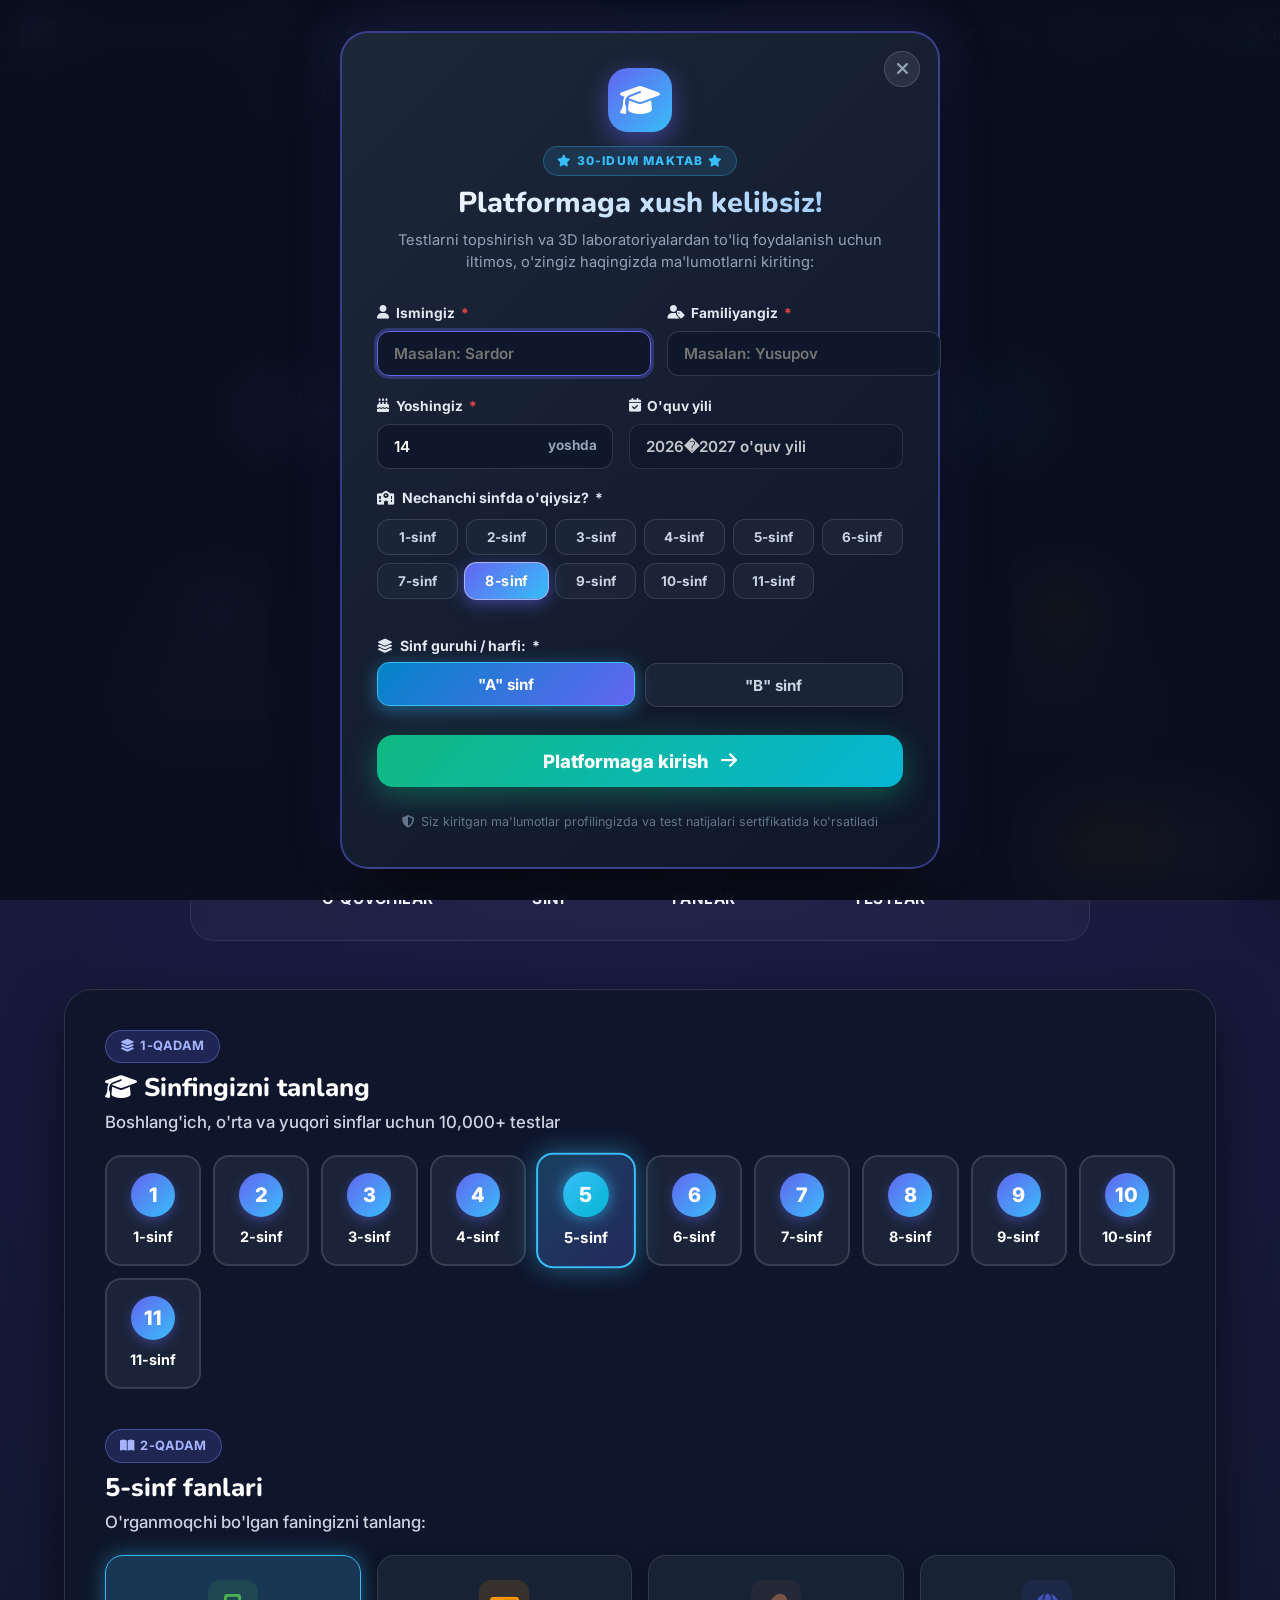
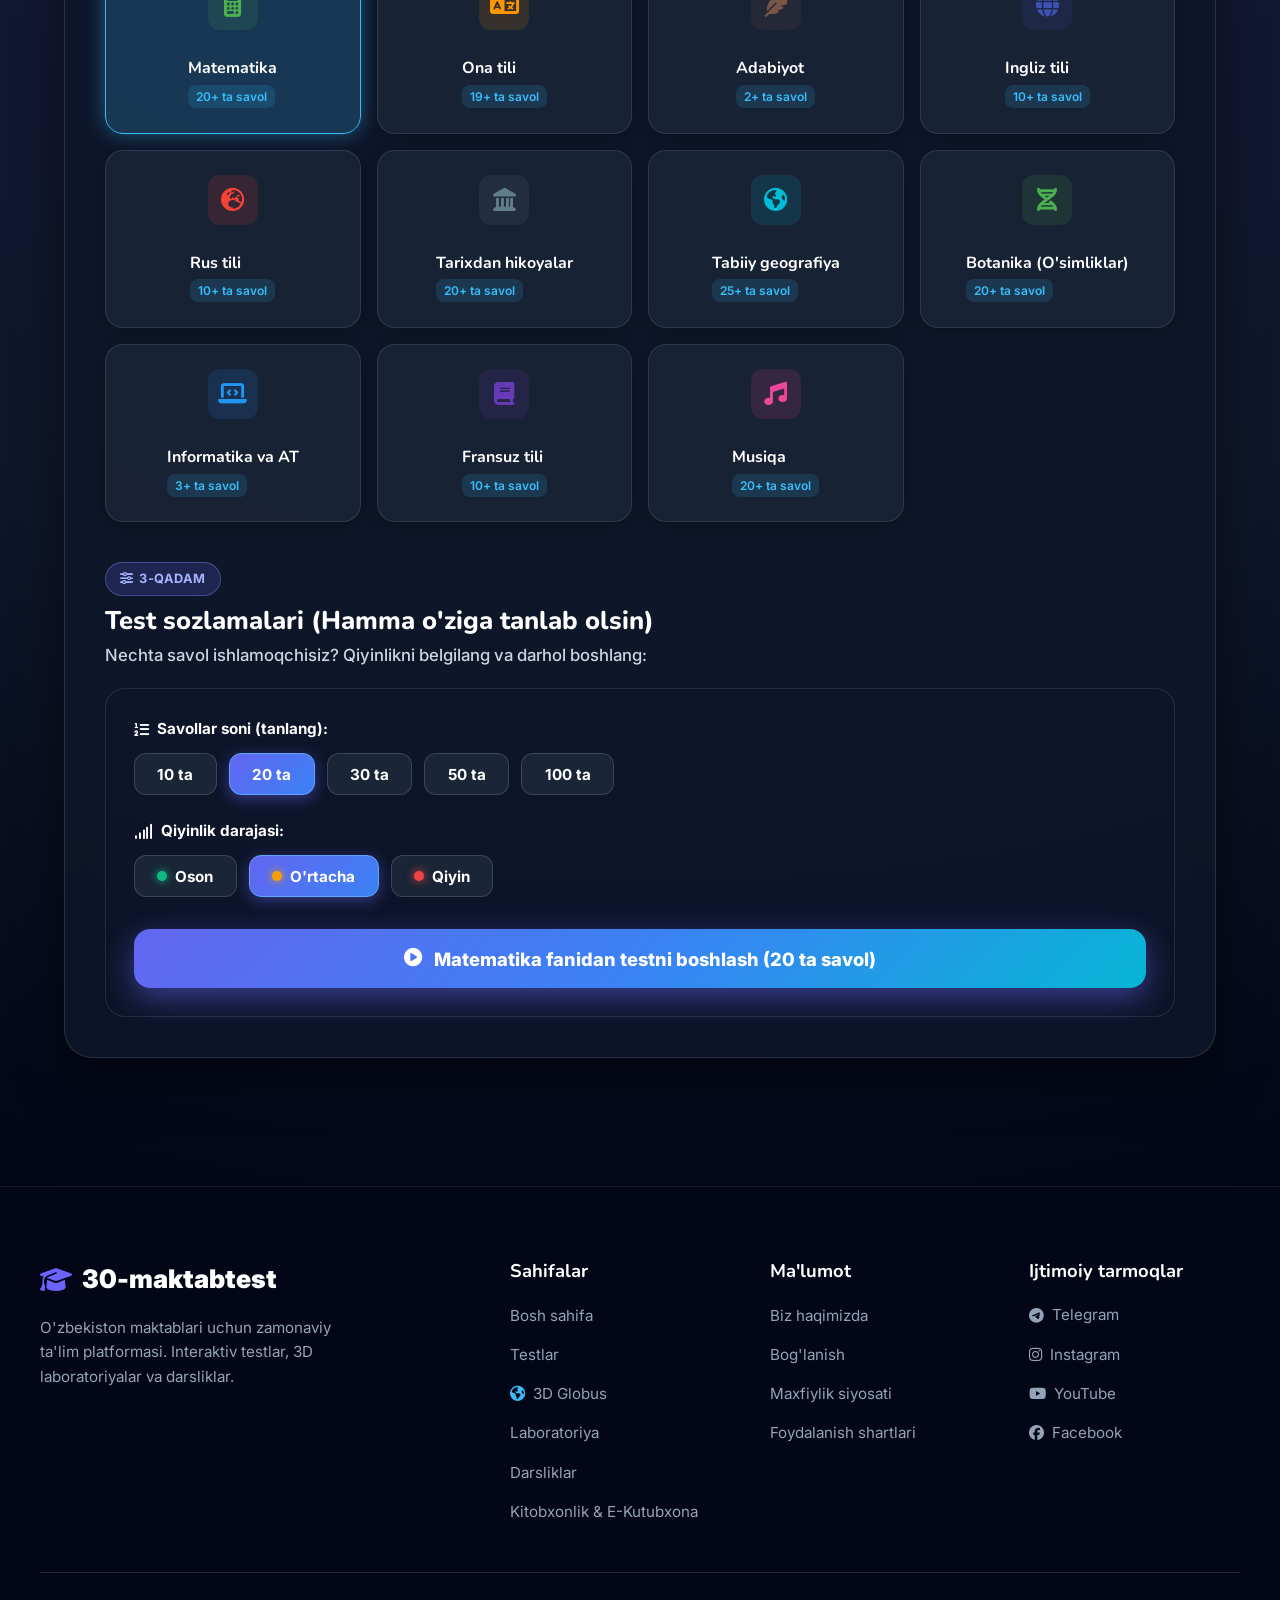
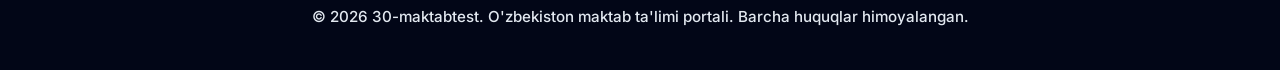
<file: index.html>
﻿<!DOCTYPE html>
<html lang="uz">
<head>
    <meta charset="UTF-8">
    <meta name="viewport" content="width=device-width, initial-scale=1.0">
    <meta name="description" content="30-maktabtest - O'zbekiston maktablari uchun zamonaviy ta'lim platformasi. Testlar, 3D laboratoriya, darsliklar.">
    <title>30-maktabtest - O'zbekiston Maktablari Uchun</title>

    <!-- Google Fonts: Inter va Nunito -->
    <link rel="preconnect" href="https://fonts.googleapis.com">
    <link rel="preconnect" href="https://fonts.gstatic.com" crossorigin>
    <link href="https://fonts.googleapis.com/css2?family=Inter:wght@300;400;500;600;700;800;900&family=Nunito:wght@300;400;500;600;700;800;900&display=swap" rel="stylesheet">

    <!-- Font Awesome 6 -->
    <link rel="stylesheet" href="https://cdnjs.cloudflare.com/ajax/libs/font-awesome/6.4.0/css/all.min.css">

    <!-- Asosiy stillar -->
    <link rel="stylesheet" href="css/style.css">
    <link rel="stylesheet" href="css/master_fix.css">
</head>
<body>

    <!-- ============================================================
         NAVIGATSIYA - Barcha sahifalar uchun umumiy header
         ============================================================ -->
    <header id="main-header" class="main-header">
        <nav class="nav-container">
            <div class="nav-logo" onclick="navigateTo('page-landing')">
                <span class="logo-icon"><i class="fas fa-graduation-cap"></i></span>
                <span class="logo-text">30-maktabtest</span>
            </div>
            <ul class="nav-links" id="nav-links">
                <li><a href="#" onclick="navigateTo('page-landing')" data-nav="dashboard">
                    <i class="fas fa-home"></i> <span data-i18n="nav_home">Bosh sahifa</span>
                </a></li>
                <li><a href="#" onclick="scrollToTestCenter()" data-nav="tests">
                    <i class="fas fa-clipboard-check"></i> <span data-i18n="nav_tests">Testlar</span>
                </a></li>
                <li><a href="#" onclick="navigateTo('page-lab-select')" data-nav="lab">
                    <i class="fas fa-flask"></i> <span data-i18n="nav_lab">Laboratoriya</span>
                </a></li>
                <li><a href="#" onclick="navigateTo('page-textbook')" data-nav="books">
                    <i class="fas fa-book"></i> <span data-i18n="nav_books">Kitoblar</span>
                </a></li>
                <li><a href="#" onclick="navigateTo('page-library')" data-nav="library" style="color:#38bdf8 !important; font-weight:700;">
                    <i class="fas fa-book-reader" style="color:#38bdf8;"></i> <span>Kitobxonlik</span>
                </a></li>
                <li><a href="#" onclick="navigateTo('page-teacher')" data-nav="teacher">
                    <i class="fas fa-chalkboard-teacher"></i> <span data-i18n="nav_teacher">O'qituvchilar</span>
                </a></li>
                <li><a href="#" onclick="navigateTo('page-olympiad')" data-nav="olympiad" style="color:#ec4899 !important; font-weight:700;">
                    <i class="fas fa-fire" style="color:#ec4899;"></i> <span>Olimpiada</span>
                </a></li>
                <li><a href="#" onclick="if(window.AccountsManager) AccountsManager.openLeaderboardDrawer()" data-nav="leaderboard" style="color:#fbbf24 !important; font-weight:700;">
                    <i class="fas fa-trophy" style="color:#fbbf24;"></i> <span>Reyting</span>
                </a></li>

            </ul>
            <div class="nav-actions">
                <div class="lang-switcher" id="lang-switcher">
                    <button class="lang-btn active" data-lang="uz" onclick="setLanguage('uz')">UZ</button>
                    <button class="lang-btn" data-lang="ru" onclick="setLanguage('ru')">RU</button>
                    <button class="lang-btn" data-lang="en" onclick="setLanguage('en')">EN</button>
                </div>

                <button class="theme-toggle-btn" id="theme-toggle" onclick="toggleTheme()" title="Tungi rejim">
                    <i class="fas fa-moon"></i>
                </button>
                <div class="student-profile-chip" id="student-profile-chip" onclick="openStudentProfileModal()" title="O'quvchi profili (Ma'lumotlarni ko'rish va o'zgartirish)">
                    <div class="student-avatar-icon"><i class="fas fa-user-graduate"></i></div>
                    <div class="student-chip-text">
                        <span class="student-chip-name" id="student-chip-name">O'quvchi</span>
                        <span class="student-chip-grade" id="student-chip-grade">Sinf</span>
                    </div>
                </div>
                <!-- Mobil menyu tugmasi -->
                <button class="mobile-menu-btn" id="mobile-menu-btn" onclick="toggleMobileMenu()" title="Menyuni ochish">
                    <i class="fas fa-bars"></i>
                    <span class="mobile-menu-label">Menyu</span>
                </button>
            </div>
        </nav>
    </header>

    <!-- ============================================================
         1-SAHIFA: LANDING / BOSH SAHIFA
         ============================================================ -->
    <section id="page-landing" class="page-section">
        <!-- Animatsiyali gradient fon -->
        <div class="landing-hero">
            <div class="hero-bg-animation">
                <div class="floating-shape shape-1"></div>
                <div class="floating-shape shape-2"></div>
                <div class="floating-shape shape-3"></div>
                <div class="floating-shape shape-4"></div>
                <div class="floating-shape shape-5"></div>
                <div class="floating-shape shape-6"></div>
            </div>

            <div class="hero-content">
                <div class="student-welcome-banner" id="student-welcome-banner" style="display:none;" onclick="openStudentProfileModal()" title="Profilni tahrirlash">
                    <i class="fas fa-hand-sparkles"></i> <span id="hero-student-greeting">Assalomu alaykum!</span>
                </div>
                <div class="hero-badge"><i class="fas fa-graduation-cap"></i> <span data-i18n="hero_badge">O'zbekiston ta'lim tizimi uchun</span></div>
                <h1 class="hero-title">
                    <span class="title-gradient">30-maktabtest</span>
                </h1>
                <p class="hero-tagline" data-i18n="hero_tagline">O'zbekiston maktablari uchun zamonaviy ta'lim platformasi</p>
                <p class="hero-description" data-i18n="hero_description">
                    Interaktiv testlar, 3D virtual laboratoriyalar va zamonaviy o'quv materiallari 
                    bilan bilimingizni yangi bosqichga olib chiqing.
                </p>
                <div class="hero-buttons">
                    <button class="btn btn-primary btn-lg hero-cta" onclick="scrollToTestCenter()">
                        <i class="fas fa-rocket"></i> <span data-i18n="btn_start">Boshlash</span>
                    </button>
                    <button class="btn btn-warning btn-lg" onclick="navigateTo('page-olympiad')" style="background:linear-gradient(135deg,#ec4899,#f59e0b); color:#fff; border:none; box-shadow:0 6px 20px rgba(236,72,153,0.4);">
                        <i class="fas fa-crown"></i> <span>Olimpiada & Blitz</span>
                    </button>
                    <button class="btn btn-outline btn-lg" onclick="navigateTo('page-lab-select')">
                        <i class="fas fa-flask"></i> <span data-i18n="btn_lab">3D Laboratoriya</span>
                    </button>
                    <button class="btn btn-info btn-lg" onclick="navigateTo('page-library')" style="background:linear-gradient(135deg,#0284c7,#06b6d4); color:#fff; border:none; box-shadow:0 6px 20px rgba(6,182,212,0.4);">
                        <i class="fas fa-book-reader"></i> <span>Kitobxonlik</span>
                    </button>

                </div>
            </div>

            <!-- Xususiyat kartalari (bosganda darhol ochiladi) -->
            <div class="hero-features">
                <div class="feature-card" data-aos="fade-up" onclick="scrollToTestCenter()" title="Testlarga o'tish">
                    <div class="feature-icon"><i class="fas fa-clipboard-check"></i></div>
                    <h3 data-i18n="feat_tests_title">10,000+ Testlar</h3>
                    <p data-i18n="feat_tests_desc">Barcha fanlar bo'yicha testlar va mashqlar</p>
                </div>
                <div class="feature-card" data-aos="fade-up" data-aos-delay="100" onclick="navigateTo('page-lab-select')" title="Laboratoriyaga o'tish">
                    <div class="feature-icon"><i class="fas fa-atom"></i></div>
                    <h3 data-i18n="feat_lab_title">3D Laboratoriya</h3>
                    <p data-i18n="feat_lab_desc">Virtual kimyo va fizika laboratoriyalari</p>
                </div>
                <div class="feature-card" data-aos="fade-up" data-aos-delay="200" onclick="scrollToTestCenter()" title="Fanlarga o'tish">
                    <div class="feature-icon"><i class="fas fa-book-open"></i></div>
                    <h3 data-i18n="feat_subjs_title">Barcha fanlar</h3>
                    <p data-i18n="feat_subjs_desc">1-11 sinflar uchun to'liq qamrov</p>
                </div>
                <div class="feature-card" data-aos="fade-up" data-aos-delay="300" onclick="navigateTo('page-teacher')" title="Natijalarga o'tish">
                    <div class="feature-icon"><i class="fas fa-trophy"></i></div>
                    <h3 data-i18n="feat_results_title">Natijalar</h3>
                    <p data-i18n="feat_results_desc">Batafsil tahlil va statistika</p>
                </div>
            </div>

            <!-- Statistika hisoblagichlari -->
            <div class="hero-stats">
                <div class="stat-item">
                    <div class="stat-number-wrapper">
                        <span class="stat-number" data-target="707">707</span>
                        <span class="stat-suffix"> ta</span>
                    </div>
                    <span class="stat-label" data-i18n="stat_students">O'quvchilar</span>
                </div>
                <div class="stat-divider"></div>
                <div class="stat-item">
                    <div class="stat-number-wrapper">
                        <span class="stat-number" data-target="11">11</span>
                        <span class="stat-suffix"> ta</span>
                    </div>
                    <span class="stat-label" data-i18n="stat_grades">Sinf</span>
                </div>
                <div class="stat-divider"></div>
                <div class="stat-item">
                    <div class="stat-number-wrapper">
                        <span class="stat-number" data-target="80">80</span>
                        <span class="stat-suffix"> ta</span>
                    </div>
                    <span class="stat-label" data-i18n="stat_subjects">Fanlar</span>
                </div>
                <div class="stat-divider"></div>
                <div class="stat-item">
                    <div class="stat-number-wrapper">
                        <span class="stat-number" data-target="10000">10,000</span>
                        <span class="stat-suffix">+</span>
                    </div>
                    <span class="stat-label" data-i18n="stat_tests">Testlar</span>
                </div>
            </div>

            <!-- ============================================================
                 ASOSIY TEST MARKAZI (BITTA BOSH EKRANDA)
                 ============================================================ -->
            <div class="home-test-center-section" id="home-test-center">
                <div class="test-center-container">
                    <!-- 1-QADAM: SINF TANLASH -->
                    <div class="test-step-header">
                        <span class="step-badge"><i class="fas fa-layer-group"></i> 1-qadam</span>
                        <h2 class="test-step-title"><i class="fas fa-graduation-cap"></i> Sinfingizni tanlang</h2>
                        <p class="test-step-subtitle">Boshlang'ich, o'rta va yuqori sinflar uchun 10,000+ testlar</p>
                    </div>

                    <div class="home-grade-grid" id="home-grade-grid">
                        <div class="home-grade-card" data-grade="1" onclick="selectGrade(1)">
                            <span class="h-grade-num">1</span>
                            <span class="h-grade-label">1-sinf</span>
                        </div>
                        <div class="home-grade-card" data-grade="2" onclick="selectGrade(2)">
                            <span class="h-grade-num">2</span>
                            <span class="h-grade-label">2-sinf</span>
                        </div>
                        <div class="home-grade-card" data-grade="3" onclick="selectGrade(3)">
                            <span class="h-grade-num">3</span>
                            <span class="h-grade-label">3-sinf</span>
                        </div>
                        <div class="home-grade-card" data-grade="4" onclick="selectGrade(4)">
                            <span class="h-grade-num">4</span>
                            <span class="h-grade-label">4-sinf</span>
                        </div>
                        <div class="home-grade-card selected" data-grade="5" onclick="selectGrade(5)">
                            <span class="h-grade-num">5</span>
                            <span class="h-grade-label">5-sinf</span>
                        </div>
                        <div class="home-grade-card" data-grade="6" onclick="selectGrade(6)">
                            <span class="h-grade-num">6</span>
                            <span class="h-grade-label">6-sinf</span>
                        </div>
                        <div class="home-grade-card" data-grade="7" onclick="selectGrade(7)">
                            <span class="h-grade-num">7</span>
                            <span class="h-grade-label">7-sinf</span>
                        </div>
                        <div class="home-grade-card" data-grade="8" onclick="selectGrade(8)">
                            <span class="h-grade-num">8</span>
                            <span class="h-grade-label">8-sinf</span>
                        </div>
                        <div class="home-grade-card" data-grade="9" onclick="selectGrade(9)">
                            <span class="h-grade-num">9</span>
                            <span class="h-grade-label">9-sinf</span>
                        </div>
                        <div class="home-grade-card" data-grade="10" onclick="selectGrade(10)">
                            <span class="h-grade-num">10</span>
                            <span class="h-grade-label">10-sinf</span>
                        </div>
                        <div class="home-grade-card" data-grade="11" onclick="selectGrade(11)">
                            <span class="h-grade-num">11</span>
                            <span class="h-grade-label">11-sinf</span>
                        </div>
                    </div>

                    <!-- 2-QADAM: FAN TANLASH -->
                    <div class="test-step-header" style="margin-top: 2.5rem;">
                        <span class="step-badge"><i class="fas fa-book-open"></i> 2-qadam</span>
                        <h2 class="test-step-title">
                            <span id="home-grade-title-text">5-sinf</span> fanlari
                        </h2>
                        <p class="test-step-subtitle">O'rganmoqchi bo'lgan faningizni tanlang:</p>
                    </div>

                    <div class="home-subjects-grid" id="home-subjects-grid">
                        <!-- Dinamik ravishda to'ldiriladi -->
                    </div>

                    <!-- 3-QADAM: SAVOLLAR SONI VA SOZLAMALAR -->
                    <div class="test-step-header" style="margin-top: 2.5rem;">
                        <span class="step-badge"><i class="fas fa-sliders"></i> 3-qadam</span>
                        <h2 class="test-step-title">Test sozlamalari (Hamma o'ziga tanlab olsin)</h2>
                        <p class="test-step-subtitle">Nechta savol ishlamoqchisiz? Qiyinlikni belgilang va darhol boshlang:</p>
                    </div>

                    <div class="home-test-config-box">
                        <!-- Savollar soni tanlash -->
                        <div class="config-group">
                            <label class="config-label"><i class="fas fa-list-ol"></i> Savollar soni (tanlang):</label>
                            <div class="count-selector-pills">
                                <button type="button" class="count-btn" data-count="10" onclick="setQuestionCount(10)">10 ta</button>
                                <button type="button" class="count-btn active" data-count="20" onclick="setQuestionCount(20)">20 ta</button>
                                <button type="button" class="count-btn" data-count="30" onclick="setQuestionCount(30)">30 ta</button>
                                <button type="button" class="count-btn" data-count="50" onclick="setQuestionCount(50)">50 ta</button>
                                <button type="button" class="count-btn" data-count="100" onclick="setQuestionCount(100)">100 ta</button>
                            </div>
                        </div>

                        <!-- Qiyinlik darajasi -->
                        <div class="config-group">
                            <label class="config-label"><i class="fas fa-signal"></i> Qiyinlik darajasi:</label>
                            <div class="difficulty-pills">
                                <button type="button" class="difficulty-pill-btn" data-difficulty="easy" onclick="selectDifficulty('easy')">
                                    <span class="diff-dot green"></span> Oson
                                </button>
                                <button type="button" class="difficulty-pill-btn active" data-difficulty="medium" onclick="selectDifficulty('medium')">
                                    <span class="diff-dot yellow"></span> O'rtacha
                                </button>
                                <button type="button" class="difficulty-pill-btn" data-difficulty="hard" onclick="selectDifficulty('hard')">
                                    <span class="diff-dot red"></span> Qiyin
                                </button>
                            </div>
                        </div>

                        <!-- Katta Boshlash Tugmasi -->
                        <div class="config-start-action">
                            <button type="button" class="btn btn-primary btn-xl start-big-btn" id="home-start-btn" onclick="startTest()">
                                <i class="fas fa-play-circle"></i> <span id="home-start-btn-text">Matematika fanidan testni boshlash (20 ta savol)</span>
                            </button>
                        </div>
                    </div>
                </div>
            </div>
        </div>
    </section>

    <!-- ============================================================
         2-SAHIFA: DASHBOARD - Sinf va fan tanlash
         ============================================================ -->
    <section id="page-dashboard" class="page-section" style="display:none;">
        <div class="dashboard-container">
            <!-- Sinf tanlash bo'limi -->
            <div class="section-header">
                <h2 class="section-title">
                    <i class="fas fa-graduation-cap"></i> <span data-i18n="dash_title">Sinfingizni tanlang</span>
                </h2>
                <p class="section-subtitle" data-i18n="dash_subtitle">O'qishni boshlash uchun sinfingizni tanlang</p>
            </div>

            <div class="grade-selector" id="grade-selector">
                <!-- 1-4 sinf: Boshlang'ich ta'lim -->
                <div class="grade-group">
                    <h3 class="grade-group-title"><i class="fas fa-shapes"></i> Boshlang'ich ta'lim (1-4 sinf)</h3>
                    <div class="grade-cards">
                        <div class="grade-card" data-grade="1" onclick="selectGrade(1)" style="--card-color: #FF6B6B;">
<div class="grade-icon"><span class="grade-badge-num">1</span></div>
                            <span class="grade-label">1-sinf</span>
                        </div>
                        <div class="grade-card" data-grade="2" onclick="selectGrade(2)" style="--card-color: #FF8E53;">
<div class="grade-icon"><span class="grade-badge-num">2</span></div>
                            <span class="grade-label">2-sinf</span>
                        </div>
                        <div class="grade-card" data-grade="3" onclick="selectGrade(3)" style="--card-color: #FFA726;">
<div class="grade-icon"><span class="grade-badge-num">3</span></div>
                            <span class="grade-label">3-sinf</span>
                        </div>
                        <div class="grade-card" data-grade="4" onclick="selectGrade(4)" style="--card-color: #FFD54F;">
<div class="grade-icon"><span class="grade-badge-num">4</span></div>
                            <span class="grade-label">4-sinf</span>
                        </div>
                    </div>
                </div>

                <!-- 5-6 sinf -->
                <div class="grade-group">
                    <h3 class="grade-group-title"><i class="fas fa-book-reader"></i> O'rta ta'lim (5-6 sinf)</h3>
                    <div class="grade-cards">
                        <div class="grade-card" data-grade="5" onclick="selectGrade(5)" style="--card-color: #66BB6A;">
<div class="grade-icon"><span class="grade-badge-num">5</span></div>
                            <span class="grade-label">5-sinf</span>
                        </div>
                        <div class="grade-card" data-grade="6" onclick="selectGrade(6)" style="--card-color: #42A5F5;">
<div class="grade-icon"><span class="grade-badge-num">6</span></div>
                            <span class="grade-label">6-sinf</span>
                        </div>
                    </div>
                </div>

                <!-- 7-9 sinf -->
                <div class="grade-group">
                    <h3 class="grade-group-title"><i class="fas fa-square-root-variable"></i> O'rta ta'lim (7-9 sinf)</h3>
                    <div class="grade-cards">
                        <div class="grade-card" data-grade="7" onclick="selectGrade(7)" style="--card-color: #5C6BC0;">
<div class="grade-icon"><span class="grade-badge-num">7</span></div>
                            <span class="grade-label">7-sinf</span>
                        </div>
                        <div class="grade-card" data-grade="8" onclick="selectGrade(8)" style="--card-color: #AB47BC;">
<div class="grade-icon"><span class="grade-badge-num">8</span></div>
                            <span class="grade-label">8-sinf</span>
                        </div>
                        <div class="grade-card" data-grade="9" onclick="selectGrade(9)" style="--card-color: #EC407A;">
<div class="grade-icon"><span class="grade-badge-num">9</span></div>
                            <span class="grade-label">9-sinf</span>
                        </div>
                    </div>
                </div>

                <!-- 10-11 sinf -->
                <div class="grade-group">
                    <h3 class="grade-group-title"><i class="fas fa-university"></i> Katta sinflar va Abituriyent (10-11 sinf)</h3>
                    <div class="grade-cards">
                        <div class="grade-card" data-grade="10" onclick="selectGrade(10)" style="--card-color: #26A69A;">
<div class="grade-icon"><span class="grade-badge-num">10</span></div>
                            <span class="grade-label">10-sinf</span>
                        </div>
                        <div class="grade-card" data-grade="11" onclick="selectGrade(11)" style="--card-color: #EF5350;">
<div class="grade-icon"><span class="grade-badge-num">11</span></div>
                            <span class="grade-label">11-sinf</span>
                        </div>
                    </div>
                </div>
            </div>

            <!-- Fan tanlash bo'limi (sinf tanlanganidan keyin ko'rinadi) -->
            <div id="subject-section" class="subject-section" style="display:none;">
                <div class="section-header">
                    <h2 class="section-title" id="subject-section-title">
                        <i class="fas fa-book-open"></i> <span id="selected-grade-text">1-sinf</span> fanlari
                    </h2>
                    <p class="section-subtitle" data-i18n="choose_subject">O'rganmoqchi bo'lgan faningizni tanlang</p>
                    <button class="btn btn-sm" onclick="clearGradeSelection()" style="background: rgba(99, 102, 241, 0.3) !important; color: #ffffff !important; border: 1.5px solid #818CF8 !important; font-weight: 700 !important; padding: 0.6rem 1.25rem !important; border-radius: 12px !important; cursor: pointer !important; display: inline-flex !important; align-items: center !important; gap: 0.5rem !important; margin-top: 0.5rem !important;">
                        <i class="fas fa-arrow-left"></i> <span data-i18n="change_grade">Sinfni o'zgartirish</span>
                    </button>
                </div>

                <div class="subject-grid" id="subject-grid">
                    <!-- JavaScript orqali dinamik ravishda to'ldiriladi -->
                </div>
            </div>
        </div>
    </section>

    <!-- ============================================================
         3-SAHIFA: TEST SOZLAMALARI
         ============================================================ -->
    <section id="page-test-setup" class="page-section" style="display:none;">
        <div class="test-setup-container">
            <!-- Orqaga tugma va sarlavha -->
            <div class="setup-header">
                <button class="btn btn-ghost" onclick="navigateTo('page-dashboard')">
                    <i class="fas fa-arrow-left"></i> Orqaga
                </button>
                <div class="setup-info">
                    <span class="setup-badge" id="setup-grade-badge">5-sinf</span>
                    <span class="setup-badge" id="setup-subject-badge">Matematika</span>
                </div>
            </div>

            <div class="setup-card">
                <h2 class="setup-title">
                    <i class="fas fa-cogs"></i> Test sozlamalari
                </h2>
                <p class="setup-description">Testni o'zingizga mos ravishda sozlang</p>

                <!-- Qiyinlik darajasi -->
                <div class="setup-section">
                    <h3 class="setup-section-title">
                        <i class="fas fa-signal"></i> Qiyinlik darajasi
                    </h3>
                    <div class="difficulty-selector" id="difficulty-selector">
                        <button class="difficulty-btn active" data-difficulty="easy" onclick="selectDifficulty('easy')">
                            <span class="difficulty-icon"><i class="fas fa-circle" style="color:#10b981"></i></span><span class="difficulty-name">Oson</span>
                            <span class="difficulty-desc">Asosiy tushunchalar va oddiy savollar</span>
                        </button>
                        <button class="difficulty-btn" data-difficulty="medium" onclick="selectDifficulty('medium')">
                            <span class="difficulty-icon"><i class="fas fa-circle" style="color:#f59e0b"></i></span><span class="difficulty-name">O'rtacha</span>
                            <span class="difficulty-desc">Chuqurroq tushunchalar va amaliy savollar</span>
                        </button>
                        <button class="difficulty-btn" data-difficulty="hard" onclick="selectDifficulty('hard')">
                            <span class="difficulty-icon"><i class="fas fa-circle" style="color:#ef4444"></i></span><span class="difficulty-name">Qiyin</span>
                            <span class="difficulty-desc">Murakkab masalalar va analitik savollar</span>
                        </button>
                    </div>
                </div>

                <!-- Savollar soni -->
                <div class="setup-section">
                    <h3 class="setup-section-title">
                        <i class="fas fa-list-ol"></i> Savollar soni
                    </h3>
                    <div class="question-count-selector">
                        <input type="number" id="question-count" class="question-count-input"
                               min="5" max="100" value="20"
                               onchange="validateQuestionCount()">
                        <div class="quick-count-buttons">
                            <button class="quick-btn" onclick="setQuestionCount(10)">10</button>
                            <button class="quick-btn active" onclick="setQuestionCount(20)">20</button>
                            <button class="quick-btn" onclick="setQuestionCount(30)">30</button>
                            <button class="quick-btn" onclick="setQuestionCount(50)">50</button>
                            <button class="quick-btn" onclick="setQuestionCount(100)">100</button>
                        </div>
                    </div>
                </div>

                <!-- Taymer sozlamasi -->
                <div class="setup-section">
                    <h3 class="setup-section-title">
                        <i class="fas fa-clock"></i> Taymer
                    </h3>
                    <div class="timer-toggle-container">
                        <label class="toggle-switch">
                            <input type="checkbox" id="timer-toggle" checked>
                            <span class="toggle-slider"></span>
                        </label>
                        <div class="timer-info">
                            <span class="timer-status" id="timer-status">Yoqilgan</span>
                            <span class="timer-detail">Har bir savol uchun 1 daqiqa</span>
                        </div>
                    </div>
                </div>

                <!-- Testni boshlash tugmasi -->
                <button class="btn btn-primary btn-lg btn-full" id="start-test-btn" onclick="startTest()">
                    <i class="fas fa-play-circle"></i> Testni boshlash
                </button>
            </div>
        </div>
    </section>

    <!-- ============================================================
         4-SAHIFA: TEST / VIKTORINA
         ============================================================ -->
    <section id="page-test" class="page-section" style="display:none;">
        <!-- Yuqori panel -->
        <div class="test-top-bar">
            <div class="test-info-left">
                <span class="test-subject-name" id="test-subject-name">Matematika</span>
                <span class="test-separator">|</span>
                <span class="test-difficulty-badge" id="test-difficulty-badge">Oson</span>
            </div>
            <div class="test-info-center">
                <span class="test-counter" id="test-counter">
                    Savol <strong id="current-question-num">1</strong> / <strong id="total-questions-num">20</strong>
                </span>
            </div>
            <div class="test-info-right">
                <span class="test-timer" id="test-timer">
                    <i class="fas fa-clock"></i> <span id="timer-display">01:00</span>
                </span>
                <button class="btn btn-sm btn-danger" onclick="confirmFinishTest()">
                    <i class="fas fa-flag-checkered"></i> Tugatish
                </button>
            </div>
        </div>

        <!-- Progress bar -->
        <div class="test-progress-bar">
            <div class="progress-fill" id="test-progress-fill" style="width: 5%;"></div>
        </div>

                        <!-- TEPADA UZUN GORIZONTAL SAVOLLAR NAVIGATORI (TOP LONG NUMBER BAR) -->
        <div class="test-top-navigator-wrap">
            <div class="question-navigator" id="question-navigator">
                <div class="navigator-header">
                    <span class="navigator-title">
                        <i class="fas fa-th-list"></i> Savollar:
                    </span>
                    <span class="navigator-badge" id="navigator-status-badge">
                        Javob berildi: 0 / 20
                    </span>
                </div>
                <div class="navigator-grid" id="navigator-grid">
                    <!-- 1, 2, 3, 4, 5... gorizontal uzun qator -->
                </div>
            </div>
        </div>

        <div class="test-content-wrapper">
            <!-- Savol kartasi -->
            <div class="test-main">
                <div class="question-card" id="question-card">
                    <div class="question-number" id="question-number">Savol 1</div>
                    <div class="question-text" id="question-text">
                        Bu yerda savol matni ko'rsatiladi...
                    </div>

                    <!-- Javob variantlari (A, B, C, D) -->
                    <div class="answer-options" id="options-container">
                        <!-- Variantlar JavaScript orqali chiqariladi -->
                    </div>

                    <!-- Instant Feedback Banner (To'liq kenglikda chiqadi) -->
                    <div id="test-feedback-container"></div>
                </div>

                <!-- Navigatsiya tugmalari -->
                <div class="test-navigation">
                    <button class="btn btn-outline" id="prev-question-btn" onclick="prevQuestion()" disabled>
                        <i class="fas fa-arrow-left"></i> Oldingi
                    </button>
                    <button class="btn btn-primary" id="next-question-btn" onclick="nextQuestion()">
                        Keyingi <i class="fas fa-arrow-right"></i>
                    </button>
                    <button class="btn btn-success" id="finish-test-btn" onclick="confirmFinishTest()" style="display:none;">
                        Tugatish <i class="fas fa-check-circle"></i>
                    </button>
                </div>
            </div>
        </div>
    </section>

    <!-- ============================================================
         5-SAHIFA: NATIJALAR
         ============================================================ -->
    <section id="page-results" class="page-section" style="display:none;">
        <div class="results-container">
            <!-- Katta ball ko'rsatkichi -->
            <div class="results-hero">
                <div class="score-circle" id="score-circle">
                    <svg class="score-svg" viewBox="0 0 200 200">
                        <circle class="score-bg" cx="100" cy="100" r="85" />
                        <circle class="score-fill" id="score-fill" cx="100" cy="100" r="85"
                                stroke-dasharray="534" stroke-dashoffset="534" />
                    </svg>
                    <div class="score-text">
                        <span class="score-percent" id="score-percent">0%</span>
                        <span class="score-label">Ball</span>
                    </div>
                </div>
                <div class="result-grade" id="result-grade">A+</div>
                <p class="result-message" id="result-message">Ajoyib natija! Barakalla!</p>
            </div>

            <!-- XP va Reyting mukofoti banneri -->
            <div id="results-xp-banner" class="results-xp-banner" style="display:none; margin: 1.25rem 0; padding: 1.2rem 1.5rem; border-radius: 18px; background: linear-gradient(135deg, rgba(245, 158, 11, 0.2), rgba(99, 102, 241, 0.25)); border: 1.5px solid rgba(245, 158, 11, 0.5); text-align: center; color: #fff; box-shadow: 0 8px 30px rgba(245, 158, 11, 0.25);">
                <div style="font-size: 1.45rem; font-weight: 800; color: #fbbf24; display: flex; align-items: center; justify-content: center; gap: 0.6rem;">
                    <i class="fas fa-award"></i> <span id="results-xp-earned">+0</span> BALL (XP) QO'SHILDI!
                </div>
                <div style="font-size: 0.95rem; margin-top: 0.4rem; color: #cbd5e1;">
                    Sizning yangi ballingiz: <strong id="results-xp-total" style="color:#38bdf8;">0 ball</strong> � Reytingdagi o'rningiz: <strong id="results-xp-rank" style="color:#34d399;">#0</strong>
                </div>
            </div>

            <!-- Statistika kartalari -->
            <div class="results-stats">
                <div class="stat-card stat-total">
                    <i class="fas fa-list-check"></i>
                    <span class="stat-value" id="stat-total">20</span>
                    <span class="stat-name">Jami savollar</span>
                </div>
                <div class="stat-card stat-correct">
                    <i class="fas fa-check-circle"></i>
                    <span class="stat-value" id="stat-correct">0</span>
                    <span class="stat-name">To'g'ri javoblar</span>
                </div>
                <div class="stat-card stat-wrong">
                    <i class="fas fa-times-circle"></i>
                    <span class="stat-value" id="stat-wrong">0</span>
                    <span class="stat-name">Noto'g'ri javoblar</span>
                </div>
                <div class="stat-card stat-percent">
                    <i class="fas fa-percentage"></i>
                    <span class="stat-value" id="stat-percentage">0%</span>
                    <span class="stat-name">Foiz</span>
                </div>
                <div class="stat-card stat-time">
                    <i class="fas fa-stopwatch"></i>
                    <span class="stat-value" id="stat-time">00:00</span>
                    <span class="stat-name">Sarflangan vaqt</span>
                </div>
            </div>

            <!-- Batafsil ko'rib chiqish -->
            <div class="results-review">
                <h3 class="review-title">
                    <i class="fas fa-search"></i> Batafsil ko'rib chiqish
                </h3>
                <div class="review-list" id="review-list">
                    <!-- JavaScript orqali dinamik ravishda to'ldiriladi -->
                </div>
            </div>

            <!-- Amallar tugmalari -->
            <div class="results-actions">
                <button class="btn btn-warning btn-lg" onclick="if(window.AccountsManager) AccountsManager.openLeaderboardDrawer();" style="background:linear-gradient(135deg,#f59e0b,#6366f1); color:#fff; border:none; box-shadow:0 6px 20px rgba(245,158,11,0.4);">
                    <i class="fas fa-trophy"></i> <span>Reytingdagi o'rningiz</span>
                </button>
                <button class="btn btn-primary btn-lg" onclick="retakeTest()">
                    <i class="fas fa-redo"></i> Qayta topshirish
                </button>
                <button class="btn btn-outline btn-lg" onclick="navigateTo('page-dashboard')">
                    <i class="fas fa-home"></i> <span data-i18n="nav_home">Bosh sahifa</span>ga
                </button>
            </div>
        </div>
    </section>

    <!-- ============================================================
         6-SAHIFA: LABORATORIYA TANLASH
         ============================================================ -->
    <section id="page-lab-select" class="page-section" style="display:none;">
        <div class="lab-select-container">
            <!-- Sarlavha -->
            <div class="lab-hero">
                <div class="lab-hero-bg">
                    <div class="lab-particle lab-particle-1"></div>
                    <div class="lab-particle lab-particle-2"></div>
                    <div class="lab-particle lab-particle-3"></div>
                </div>
                <h1 class="lab-hero-title">
                    <i class="fas fa-atom"></i> 3D Virtual Laboratoriya
                </h1>
                <p class="lab-hero-subtitle">
                    Xavfsiz virtual muhitda ilmiy tajribalar o'tkazing va fizik qonunlarni o'rganing
                </p>
            </div>

            <!-- Laboratoriya kartalari (5 ta 3D laboratoriya) -->
            <div class="lab-cards">
                <!-- 1. Kimyo -->
                <div class="lab-card lab-card-chemistry" onclick="navigateTo('page-chemistry-lab')">
                    <div class="lab-card-icon"><i class="fas fa-flask"></i></div>
                    <div class="lab-card-content">
                        <h2>Kimyo Laboratoriyasi</h2>
                        <p>Virtual kimyoviy tajribalar o'tkazing</p>
                        <ul class="lab-card-features">
                            <li><i class="fas fa-check"></i> Mis va kislota reaksiyasi</li>
                            <li><i class="fas fa-check"></i> Suv elektrolizi</li>
                            <li><i class="fas fa-check"></i> Vulqon tajribasi</li>
                            <li><i class="fas fa-check"></i> pH Indikatorlar</li>
                            <li><i class="fas fa-check"></i> Kristall o'stirish</li>
                        </ul>
                        <button class="btn btn-primary" onclick="navigateTo('page-chemistry-lab')"><i class="fas fa-arrow-right"></i> Laboratoriyaga kirish</button>
                    </div>
                </div>

                <!-- 2. Fizika -->
                <div class="lab-card lab-card-physics" onclick="navigateTo('page-physics-lab')">
                    <div class="lab-card-icon"><i class="fas fa-bolt"></i></div>
                    <div class="lab-card-content">
                        <h2>Fizika Laboratoriyasi</h2>
                        <p>Fizik qonunlarni 3D muhitda o'rganing</p>
                        <ul class="lab-card-features">
                            <li><i class="fas fa-check"></i> Erkin tushish</li>
                            <li><i class="fas fa-check"></i> Mayatnik tebranishi</li>
                            <li><i class="fas fa-check"></i> Elektr zanjirlari</li>
                            <li><i class="fas fa-check"></i> Nur sinishi (Prizma)</li>
                            <li><i class="fas fa-check"></i> Magnit maydoni</li>
                        </ul>
                        <button class="btn btn-primary" onclick="navigateTo('page-physics-lab')"><i class="fas fa-arrow-right"></i> Laboratoriyaga kirish</button>
                    </div>
                </div>

                <!-- 3. Astronomiya -->
                <div class="lab-card lab-card-astronomy" onclick="navigateTo('page-astronomy-lab')">
                    <div class="lab-card-icon"><i class="fas fa-globe-americas"></i></div>
                    <div class="lab-card-content">
                        <h2>3D Astronomiya</h2>
                        <p>Koinot, Quyosh tizimi va sayyoralar</p>
                        <ul class="lab-card-features">
                            <li><i class="fas fa-check"></i> Quyosh va 8 ta sayyora</li>
                            <li><i class="fas fa-check"></i> Yer va Oy harakati</li>
                            <li><i class="fas fa-check"></i> Saturn va uning halqalari</li>
                            <li><i class="fas fa-check"></i> Gravitatsiya va Qora tuynuk</li>
                            <li><i class="fas fa-check"></i> Koinot yulduzlari</li>
                        </ul>
                        <button class="btn btn-primary" onclick="navigateTo('page-astronomy-lab')"><i class="fas fa-arrow-right"></i> Laboratoriyaga kirish</button>
                    </div>
                </div>

                <!-- 4. Biologiya -->
                <div class="lab-card lab-card-biology" onclick="navigateTo('page-biology-lab')">
                    <div class="lab-card-icon"><i class="fas fa-heartbeat"></i></div>
                    <div class="lab-card-content">
                        <h2>3D Biologiya</h2>
                        <p>Inson anatomiyasi va hujayra tuzilishi</p>
                        <ul class="lab-card-features">
                            <li><i class="fas fa-check"></i> Urib turuvchi inson yuragi</li>
                            <li><i class="fas fa-check"></i> Qon aylanish va tomirlar</li>
                            <li><i class="fas fa-check"></i> O'simlik hujayrasi (Plant Cell)</li>
                            <li><i class="fas fa-check"></i> DNK qo'sh spirali</li>
                            <li><i class="fas fa-check"></i> Ko'z anatomiyasi va linza</li>
                        </ul>
                        <button class="btn btn-primary" onclick="navigateTo('page-biology-lab')"><i class="fas fa-arrow-right"></i> Laboratoriyaga kirish</button>
                    </div>
                </div>

                <!-- 5. Geometriya -->
                <div class="lab-card lab-card-geometry" onclick="navigateTo('page-geometry-lab')">
                    <div class="lab-card-icon"><i class="fas fa-shapes"></i></div>
                    <div class="lab-card-content">
                        <h2>3D Geometriya</h2>
                        <p>Stereometriya va fazo shakllari</p>
                        <ul class="lab-card-features">
                            <li><i class="fas fa-check"></i> Kub va Parallelepiped</li>
                            <li><i class="fas fa-check"></i> Muntazam Piramida</li>
                            <li><i class="fas fa-check"></i> Silindr va Konus</li>
                            <li><i class="fas fa-check"></i> Shar va Sfera kesimlari</li>
                            <li><i class="fas fa-check"></i> Real vaqt hajm va sirt hisobi</li>
                        </ul>
                        <button class="btn btn-primary" onclick="navigateTo('page-geometry-lab')"><i class="fas fa-arrow-right"></i> Laboratoriyaga kirish</button>
                    </div>
                </div>

                                <!-- 7. Geografiya va Yer Tuzilishi -->
                <div class="lab-card lab-card-geography" onclick="navigateTo('page-geography-lab')">
                    <div class="lab-card-icon"><i class="fas fa-globe-asia"></i></div>
                    <div class="lab-card-content">
                        <h2>3D Geografiya va Yer Tuzilishi</h2>
                        <p>Yer qatlamlari, vulqon otilishi, suv aylanishi va O'zbekiston relyefi</p>
                        <ul class="lab-card-features">
                            <li><i class="fas fa-check"></i> Yerning ichki qatlamlari (Litosfera, Mantiya, Yadro)</li>
                            <li><i class="fas fa-check"></i> Vulqon otilishi va Litosfera plitalari</li>
                            <li><i class="fas fa-check"></i> Suvning tabiatda aylanishi (Gidrologik sikl)</li>
                            <li><i class="fas fa-check"></i> O'zbekiston 3D relyefi (Hazrat Sulton, Orol, Qizilqum)</li>
                        </ul>
                        <button class="btn btn-primary" onclick="navigateTo('page-geography-lab')"><i class="fas fa-arrow-right"></i> Laboratoriyaga kirish</button>
                    </div>
                </div>

                <!-- 8. Kompyuter va IT Laboratoriyasi -->
                <div class="lab-card lab-card-computer" onclick="navigateTo('page-computer-lab')">
                    <div class="lab-card-icon"><i class="fas fa-microchip"></i></div>
                    <div class="lab-card-content">
                        <h2>3D Kompyuter va IT Laboratoriyasi</h2>
                        <p>Tizim bloki, 8-bit xotira, kiberxavfsizlik, tarmoq va 3D saralash algoritmlari</p>
                        <ul class="lab-card-features">
                            <li><i class="fas fa-check"></i> Kompyuter tizim bloki (Motherboard, CPU, GPU, RAM)</li>
                            <li><i class="fas fa-check"></i> Mantiqiy elementlar (AND, OR, NOT, XOR va 3D LED)</li>
                            <li><i class="fas fa-check"></i> Internet va ma'lumotlar oqimi (Paketlar harakati)</li>
                            <li><i class="fas fa-check"></i> Interaktiv komponentlar tahlili</li>
                        </ul>
                        <button class="btn btn-primary" onclick="navigateTo('page-computer-lab')"><i class="fas fa-arrow-right"></i> Laboratoriyaga kirish</button>
                    </div>
                </div>
                <!-- 9. Mexanika va Mashinasozlik -->
                <div class="lab-card lab-card-mechanics" onclick="navigateTo('page-mechanics-lab')">
                    <div class="lab-card-icon"><i class="fas fa-cogs"></i></div>
                    <div class="lab-card-content">
                        <h2>3D Mexanika va Mashinasozlik</h2>
                        <p>4 taktli dvigatel, tishli uzatmalar, qanot aerodinamikasi va avtomobil podveskasi</p>
                        <ul class="lab-card-features">
                            <li><i class="fas fa-check"></i> 4 Taktli ichki yonuv dvigateli (Portlash, porshen, klapanlar)</li>
                            <li><i class="fas fa-check"></i> Tishli uzatmalar va reduktor (Uzatish nisbati i=2.0)</li>
                            <li><i class="fas fa-check"></i> Samolyot qanoti aerodinamikasi (Bernulli va ko'tarish kuchi)</li>
                            <li><i class="fas fa-check"></i> Avtomobil podveskasi va amortizator tebranishlari</li>
                        </ul>
                        <button class="btn btn-primary" onclick="navigateTo('page-mechanics-lab')"><i class="fas fa-arrow-right"></i> Laboratoriyaga kirish</button>
                    </div>
                </div>
                <!-- 6. Texnologiya va Robototexnika -->
                <div class="lab-card lab-card-technology" onclick="navigateTo('page-technology-lab')">
                    <div class="lab-card-icon"><i class="fas fa-robot"></i></div>
                    <div class="lab-card-content">
                        <h2>3D Texnologiya va Robototexnika</h2>
                        <p>Robot qo'l, 4-taktli dvigatel, tishli g'ildiraklar va 3D printer</p>
                        <ul class="lab-card-features">
                            <li><i class="fas fa-check"></i> 4-DoF Sanoat roboti qo'li (Manipulator)</li>
                            <li><i class="fas fa-check"></i> Tishli g'ildiraklar va reduktor</li>
                            <li><i class="fas fa-check"></i> 4 taktli dvigatel va shamcha portlashi</li>
                            <li><i class="fas fa-check"></i> 3D Printer qatlamli bosma jarayoni</li>
                            <li><i class="fas fa-check"></i> Shamol turbinasi va elektr generatori</li>
                        </ul>
                        <button class="btn btn-primary" onclick="navigateTo('page-technology-lab')"><i class="fas fa-arrow-right"></i> Laboratoriyaga kirish</button>
                    </div>
                </div>
                <!-- 10. 3D Interaktiv Yer Shari (Globus) -->
                <div class="lab-card lab-card-globe" onclick="navigateTo('page-globe')">
                    <div class="lab-card-icon"><i class="fas fa-globe-americas"></i></div>
                    <div class="lab-card-content">
                        <h2>3D Interaktiv Yer Shari (Globus)</h2>
                        <p>195+ Davlatlar, Poytaxtlar, Aholi, Tarixiy davrlar va Buyuk Ipak yo'li sayohati</p>
                        <ul class="lab-card-features">
                            <li><i class="fas fa-check"></i> Chegaralar, poytaxtlar, bayroqlar va aholi soni</li>
                            <li><i class="fas fa-check"></i> 7 ta qit'a va 31 ta tarixiy davr xaritasi</li>
                            <li><i class="fas fa-check"></i> Buyuk Ipak yo'li va 7 ta sayohat marshruti</li>
                            <li><i class="fas fa-check"></i> Geografik viktorina o'yini (4 ta rejim)</li>
                            <li><i class="fas fa-check"></i> Shaharlararo masofa o'lchagich va Kun/Tun</li>
                        </ul>
                        <div style="display:flex; gap:8px; flex-wrap:wrap; margin-top:8px;">
                            <button class="btn btn-primary" onclick="event.stopPropagation(); navigateTo('page-geography-lab'); setTimeout(function(){ selectGeographyExperiment('world-globe'); }, 200);"><i class="fas fa-cube"></i> 3D Geografiyada ochish</button>
                            <button class="btn btn-outline" onclick="event.stopPropagation(); window.open('yer-shari.html','_blank');"><i class="fas fa-external-link-alt"></i> Alohida oyna</button>
                        </div>
                    </div>
                </div>
            </div>
        </div>
    </section>

    <!-- ============================================================
         7-SAHIFA: KIMYO LABORATORIYASI
         ============================================================ -->
    <section id="page-chemistry-lab" class="page-section" style="display:none;">
        <div class="lab-layout">
            <!-- Chap panel: tajribalar ro'yxati -->
            <aside class="lab-sidebar" id="chemistry-sidebar">
                <div class="lab-sidebar-header">
                    <h3><i class="fas fa-flask"></i> Kimyo tajribalari</h3>
                    <button class="btn btn-sm btn-ghost" onclick="navigateTo('page-lab-select')">
                        <i class="fas fa-arrow-left"></i> Orqaga
                    </button>
                </div>
                <ul class="experiment-list" id="chemistry-experiment-list">
                    <li class="experiment-item active" data-experiment="copper-acid" onclick="selectChemistryExperiment('copper-acid')">
                        <span class="experiment-icon"><i class="fas fa-vial"></i></span><div class="experiment-info"><span class="experiment-name">Mis va kislota reaksiyasi</span>
                            <span class="experiment-tag">Kimyoviy reaksiya</span>
                        </div>
                    </li>
                    <li class="experiment-item" data-experiment="water-electrolysis" onclick="selectChemistryExperiment('water-electrolysis')">
                        <span class="experiment-icon"><i class="fas fa-tint"></i></span><div class="experiment-info"><span class="experiment-name">Suv elektrolizi</span>
                            <span class="experiment-tag">Elektrokimyo</span>
                        </div>
                    </li>
                    <li class="experiment-item" data-experiment="volcano" onclick="selectChemistryExperiment('volcano')">
                        <span class="experiment-icon"><i class="fas fa-fire"></i></span><div class="experiment-info"><span class="experiment-name">Vulqon tajribasi</span>
                            <span class="experiment-tag">Kislota-asos</span>
                        </div>
                    </li>
                    <li class="experiment-item" data-experiment="indicators" onclick="selectChemistryExperiment('indicators')">
                        <span class="experiment-icon"><i class="fas fa-palette"></i></span><div class="experiment-info"><span class="experiment-name">Indikatorlar</span>
                            <span class="experiment-tag">pH darajasi</span>
                        </div>
                    </li>
                    <li class="experiment-item" data-experiment="crystal" onclick="selectChemistryExperiment('crystal')">
                        <span class="experiment-icon"><i class="fas fa-gem"></i></span><div class="experiment-info"><span class="experiment-name">Kristall o'stirish</span>
                            <span class="experiment-tag">Kristallografiya</span>
                        </div>
                    </li>
                </ul>
            </aside>

            <!-- Markaziy: Three.js canvas -->
            <main class="lab-main">
                <div class="lab-canvas-container" id="chemistry-canvas-container">
                    <button class="lab-info-toggle-btn active" id="chemistry-info-toggle-btn" onclick="toggleLabInfoPanel('chemistry')">
                        <i class="fas fa-info-circle"></i> <span>Tushuntirish</span>
                    </button>
                    <!-- Three.js bu yerda renderlanadi -->
                    <div class="lab-canvas-overlay" id="chemistry-canvas-overlay">
                        <div class="lab-loading">
                            <div class="lab-loading-spinner"></div>
                            <p>Laboratoriya yuklanmoqda...</p>
                        </div>
                    </div>
                </div>

                <!-- Pastki panel: FAQAT boshqaruv tugmalari (so'zlar va boshqa elementlar yo'q) -->
                <div class="lab-bottom-panel" id="chemistry-bottom-panel">
                    <div class="lab-controls">
                        <button class="btn btn-success" id="chemistry-start-btn" onclick="startChemistryExperiment()">
                            <i class="fas fa-play"></i> Boshlash
                        </button>
                        <button class="btn btn-warning" id="chemistry-pause-btn" onclick="pauseChemistryExperiment()" disabled>
                            <i class="fas fa-pause"></i> To'xtatish
                        </button>
                        <button class="btn btn-outline" id="chemistry-reset-btn" onclick="resetChemistryExperiment()">
                            <i class="fas fa-redo"></i> Qayta yuklash
                        </button>
                    </div>
                </div>
            </main>

            <!-- O'NG TOMON: Ilmiy Tahlil va Jonli Tushuntirish Paneli -->
            <aside class="lab-info-panel" id="chemistry-info-panel">
                <div class="lab-info-header">
                    <div class="lab-info-title-wrap">
                        <span class="info-status-badge waiting" id="chem-status-badge"></span>
                        <h4 id="chem-info-title">Mis va kislota reaksiyasi</h4>
                    </div>
                    <button class="lab-info-collapse-btn" onclick="toggleLabInfoPanel('chemistry')" title="Panelni yopish">
                        <i class="fas fa-times"></i>
                    </button>
                </div>
                <div class="lab-info-body">
                    <div class="lab-info-status" id="chem-status-text">
                        <strong>?? Kutilmoqda</strong> (Boshlashni bosing)
                    </div>

                    <div class="lab-info-section">
                        <div class="section-title"><i class="fas fa-atom"></i> Nima sodir bo'lmoqda?</div>
                        <p class="section-desc" id="chem-info-desc">Mis parchasi sulfat kislota eritmasiga tushganda oksidlanish-qaytarilish reaksiyasi boshlanadi. Idishdagi eritma asta-sekin mis (Cu�?) ionlari hisobiga go'zal zangori (ko'k) rangga aylanadi va gaz pufakchalari ajraladi.</p>
                    </div>

                    <div class="lab-info-section">
                        <div class="section-title"><i class="fas fa-square-root-variable"></i> Formula va qonuniyat</div>
                        <div class="formula-box" id="chem-info-formula">Cu + 2H2SO4(kons.) ?? CuSO4 + SO2? + 2H2O</div>
                    </div>

                    <div class="lab-info-section">
                        <div class="section-title"><i class="fas fa-eye"></i> Diqqat qilinadigan nuqtalar</div>
                        <ul class="points-list" id="chem-info-points">
                            <li><i class="fas fa-check-circle"></i> Idish tubidagi mis bo'lagining erishi</li>
                            <li><i class="fas fa-check-circle"></i> Suyuqlik yuzasiga ko'tarilayotgan gaz pufakchalari</li>
                            <li><i class="fas fa-check-circle"></i> Eritma rangining tiniq holatdan yorqin ko'k rangga o'zgarishi</li>
                        </ul>
                    </div>

                    <div class="lab-info-section fact-section">
                        <div class="section-title"><i class="fas fa-lightbulb"></i> Qiziqarli ilmiy fakt</div>
                        <p class="fact-text" id="chem-info-fact">Mis sulfat (CuSO4) xalq tilida 'to'tiyo' deb ataladi va bog'dorchilikda daraxtlarni zararkunanda zamburug'lardan himoya qilishda mashhur vositadir.</p>
                    </div>
                </div>
            </aside>
        </div>
    </section>

    <!-- ============================================================
         8-SAHIFA: FIZIKA LABORATORIYASI
         ============================================================ -->
    <section id="page-physics-lab" class="page-section" style="display:none;">
        <div class="lab-layout">
            <!-- Chap panel: tajribalar ro'yxati -->
            <aside class="lab-sidebar" id="physics-sidebar">
                <div class="lab-sidebar-header">
                    <h3><i class="fas fa-bolt"></i> Fizika tajribalari</h3>
                    <button class="btn btn-sm btn-ghost" onclick="navigateTo('page-lab-select')">
                        <i class="fas fa-arrow-left"></i> Orqaga
                    </button>
                </div>
                <ul class="experiment-list" id="physics-experiment-list">
                    <li class="experiment-item active" data-experiment="free-fall" onclick="selectPhysicsExperiment('free-fall')">
                        <span class="experiment-icon"><i class="fas fa-arrow-down"></i></span><div class="experiment-info"><span class="experiment-name">Erkin tushish</span>
                            <span class="experiment-tag">Mexanika</span>
                        </div>
                    </li>
                    <li class="experiment-item" data-experiment="pendulum" onclick="selectPhysicsExperiment('pendulum')">
                        <span class="experiment-icon"><i class="fas fa-clock"></i></span><div class="experiment-info"><span class="experiment-name">Mayatnik</span>
                            <span class="experiment-tag">Tebranishlar</span>
                        </div>
                    </li>
                    <li class="experiment-item" data-experiment="circuits" onclick="selectPhysicsExperiment('circuits')">
                        <span class="experiment-icon"><i class="fas fa-plug"></i></span><div class="experiment-info"><span class="experiment-name">Elektr zanjirlari</span>
                            <span class="experiment-tag">Elektrodinamika</span>
                        </div>
                    </li>
                    <li class="experiment-item" data-experiment="refraction" onclick="selectPhysicsExperiment('refraction')">
                        <span class="experiment-icon"><i class="fas fa-rainbow"></i></span><div class="experiment-info"><span class="experiment-name">Nur sinishi</span>
                            <span class="experiment-tag">Optika</span>
                        </div>
                    </li>
                    <li class="experiment-item" data-experiment="magnetic-field" onclick="selectPhysicsExperiment('magnetic-field')">
                        <span class="experiment-icon"><i class="fas fa-magnet"></i></span><div class="experiment-info"><span class="experiment-name">Magnit maydoni</span>
                            <span class="experiment-tag">Elektromagnetizm</span>
                        </div>
                    </li>
                </ul>
            </aside>

            <!-- Markaziy: Three.js canvas -->
            <main class="lab-main">
                <div class="lab-canvas-container" id="physics-canvas-container">
                    <button class="lab-info-toggle-btn active" id="physics-info-toggle-btn" onclick="toggleLabInfoPanel('physics')">
                        <i class="fas fa-info-circle"></i> <span>Tushuntirish</span>
                    </button>
                    <!-- Three.js bu yerda renderlanadi -->
                    <div class="lab-canvas-overlay" id="physics-canvas-overlay">
                        <div class="lab-loading">
                            <div class="lab-loading-spinner"></div>
                            <p>Laboratoriya yuklanmoqda...</p>
                        </div>
                    </div>
                </div>

                <!-- Pastki panel: FAQAT boshqaruv tugmalari (so'zlar va slayderlar o'ng panelga olindi) -->
                <div class="lab-bottom-panel" id="physics-bottom-panel">
                    <div class="lab-controls">
                        <button class="btn btn-success" id="physics-start-btn" onclick="startPhysicsExperiment()">
                            <i class="fas fa-play"></i> Boshlash
                        </button>
                        <button class="btn btn-warning" id="physics-pause-btn" onclick="pausePhysicsExperiment()" disabled>
                            <i class="fas fa-pause"></i> To'xtatish
                        </button>
                        <button class="btn btn-outline" id="physics-reset-btn" onclick="resetPhysicsExperiment()">
                            <i class="fas fa-redo"></i> Qayta yuklash
                        </button>
                    </div>
                </div>
            </main>

            <!-- O'NG TOMON: Ilmiy Tahlil, Tushuntirish va Parametrlar Paneli -->
            <aside class="lab-info-panel" id="physics-info-panel">
                <div class="lab-info-header">
                    <div class="lab-info-title-wrap">
                        <span class="info-status-badge waiting" id="phys-status-badge"></span>
                        <h4 id="phys-info-title">Jismning erkin tushishi</h4>
                    </div>
                    <button class="lab-info-collapse-btn" onclick="toggleLabInfoPanel('physics')" title="Panelni yopish">
                        <i class="fas fa-times"></i>
                    </button>
                </div>
                <div class="lab-info-body">
                    <div class="lab-info-status" id="phys-status-text">
                        <strong>?? Kutilmoqda</strong> (Boshlashni bosing)
                    </div>

                    <div class="lab-info-section">
                        <div class="section-title"><i class="fas fa-atom"></i> Nima sodir bo'lmoqda?</div>
                        <p class="section-desc" id="phys-info-desc">Jism faqat Yerning tortish kuchi ta'sirida pastga qarab tushadi. Nyuton qonuniga ko'ra, havosiz fazoda jism massasidan qat'i nazar bir xil tezlanish (g = 9.8 m/s�) bilan yerga tushadi.</p>
                    </div>

                    <div class="lab-info-section">
                        <div class="section-title"><i class="fas fa-square-root-variable"></i> Formula va qonuniyat</div>
                        <div class="formula-box" id="phys-info-formula">h = �gt� | v = gt | g � 9.8 m/s�</div>
                    </div>

                    <!-- Tajriba Parametrlari (Slayderlar o'ng panelda) -->
                    <div class="lab-info-section">
                        <div class="section-title"><i class="fas fa-sliders-h"></i> Parametrlarni sozlash</div>
                        <div class="info-sliders" id="physics-sliders">
                            <div class="info-slider-group">
                                <label><span>Massa:</span> <strong id="slider-mass-value">1.0</strong> kg</label>
                                <input type="range" class="lab-slider" id="slider-mass"
                                       min="0.1" max="10" step="0.1" value="1.0"
                                       oninput="updatePhysicsSlider('mass', this.value)">
                            </div>
                            <div class="info-slider-group">
                                <label><span>Balandlik:</span> <strong id="slider-height-value">10</strong> m</label>
                                <input type="range" class="lab-slider" id="slider-height"
                                       min="1" max="50" step="1" value="10"
                                       oninput="updatePhysicsSlider('height', this.value)">
                            </div>
                            <div class="info-slider-group" id="slider-angle-group" style="display:none;">
                                <label><span>Burchak:</span> <strong id="slider-angle-value">45</strong>&deg;</label>
                                <input type="range" class="lab-slider" id="slider-angle"
                                       min="5" max="85" step="1" value="45"
                                       oninput="updatePhysicsSlider('angle', this.value)">
                            </div>
                            <div class="info-slider-group" id="slider-voltage-group" style="display:none;">
                                <label><span>Kuchlanish:</span> <strong id="slider-voltage-value">12</strong> V</label>
                                <input type="range" class="lab-slider" id="slider-voltage"
                                       min="1" max="24" step="0.5" value="12"
                                       oninput="updatePhysicsSlider('voltage', this.value)">
                            </div>
                            <div class="info-slider-group" id="slider-resistance-group" style="display:none;">
                                <label><span>Qarshilik:</span> <strong id="slider-resistance-value">100</strong> &Omega;</label>
                                <input type="range" class="lab-slider" id="slider-resistance"
                                       min="10" max="1000" step="10" value="100"
                                       oninput="updatePhysicsSlider('resistance', this.value)">
                            </div>
                        </div>
                    </div>

                    <!-- Jonli hisoblangan ko'rsatkichlar -->
                    <div class="lab-info-section">
                        <div class="section-title"><i class="fas fa-chart-line"></i> Jonli ko'rsatkichlar</div>
                        <div class="info-values-grid" id="physics-values">
                            <div class="info-val-card">
                                <span class="v-label">Tezlik</span>
                                <span class="v-val" id="physics-value-velocity">0 m/s</span>
                            </div>
                            <div class="info-val-card">
                                <span class="v-label">Vaqt</span>
                                <span class="v-val" id="physics-value-time">0 s</span>
                            </div>
                            <div class="info-val-card">
                                <span class="v-label">Energiya</span>
                                <span class="v-val" id="physics-value-energy">0 J</span>
                            </div>
                        </div>
                    </div>

                    <div class="lab-info-section">
                        <div class="section-title"><i class="fas fa-eye"></i> Diqqat qilinadigan nuqtalar</div>
                        <ul class="points-list" id="phys-info-points">
                            <li><i class="fas fa-check-circle"></i> Tushish vaqtining balandlik kvadrat ildiziga proporsionalligi</li>
                            <li><i class="fas fa-check-circle"></i> Tezlikning tushish davomida chiziqli ortib borishi</li>
                            <li><i class="fas fa-check-circle"></i> Massa tushish tezligiga ta'sir qilmasligi</li>
                        </ul>
                    </div>

                    <div class="lab-info-section fact-section">
                        <div class="section-title"><i class="fas fa-lightbulb"></i> Qiziqarli ilmiy fakt</div>
                        <p class="fact-text" id="phys-info-fact">Galiley Piza minorasidan har xil og'irlikdagi sharlarni tashlab, ularning bir vaqtda tushishini birinchi bo'lib isbotlagan.</p>
                    </div>
                </div>
            </aside>
        </div>
    </section>

    <!-- ============================================================
         ASTRONOMIYA LABORATORIYASI
         ============================================================ -->
    <section id="page-astronomy-lab" class="page-section" style="display:none;">
        <div class="lab-layout">
            <aside class="lab-sidebar" id="astronomy-sidebar">
                <div class="lab-sidebar-header">
                    <h3><i class="fas fa-globe-americas"></i> 3D Astronomiya</h3>
                    <button class="btn btn-sm btn-ghost" onclick="navigateTo('page-lab-select')">
                        <i class="fas fa-arrow-left"></i> Orqaga
                    </button>
                </div>
                <ul class="experiment-list" id="astronomy-experiment-list">
                    <li class="experiment-item active" data-experiment="solar-system" onclick="selectAstronomyExperiment('solar-system')">
                        <span class="experiment-icon"><i class="fas fa-sun" style="color:#f59e0b;"></i></span>
                        <div class="experiment-info">
                            <span class="experiment-name">Quyosh tizimi</span>
                            <span class="experiment-tag">8 ta sayyora</span>
                        </div>
                    </li>
                    <li class="experiment-item" data-experiment="earth-moon" onclick="selectAstronomyExperiment('earth-moon')">
                        <span class="experiment-icon"><i class="fas fa-moon" style="color:#60a5fa;"></i></span>
                        <div class="experiment-info">
                            <span class="experiment-name">Yer va Oy tizimi</span>
                            <span class="experiment-tag">Fazalar va tutilish</span>
                        </div>
                    </li>
                    <li class="experiment-item" data-experiment="saturn-rings" onclick="selectAstronomyExperiment('saturn-rings')">
                        <span class="experiment-icon"><i class="fas fa-ring" style="color:#fde047;"></i></span>
                        <div class="experiment-info">
                            <span class="experiment-name">Saturn va halqalari</span>
                            <span class="experiment-tag">Muzli halqalar</span>
                        </div>
                    </li>
                    <li class="experiment-item" data-experiment="blackhole" onclick="selectAstronomyExperiment('blackhole')">
                        <span class="experiment-icon"><i class="fas fa-bullseye" style="color:#a855f7;"></i></span>
                        <div class="experiment-info">
                            <span class="experiment-name">Qora tuynuk</span>
                            <span class="experiment-tag">Gravitatsion maydon</span>
                        </div>
                    </li>
                </ul>
            </aside>

            <main class="lab-main">
                <div class="lab-canvas-container" id="astronomy-canvas-container">
                    <button class="lab-info-toggle-btn active" id="astronomy-info-toggle-btn" onclick="toggleLabInfoPanel('astronomy')">
                        <i class="fas fa-info-circle"></i> <span>Tushuntirish</span>
                    </button>
                    <div class="lab-canvas-overlay" id="astronomy-canvas-overlay">
                        <div class="lab-loading">
                            <div class="lab-loading-spinner"></div>
                            <p>Astronomiya laboratoriyasi yuklanmoqda...</p>
                        </div>
                    </div>
                </div>

                <!-- Pastki panel: FAQAT boshqaruv tugmalari (so'zlar va slayderlar o'ng panelga olindi) -->
                <div class="lab-bottom-panel" id="astronomy-bottom-panel">
                    <div class="lab-controls">
                        <button class="btn btn-success" id="astro-start-btn" onclick="startAstronomyExperiment()">
                            <i class="fas fa-play"></i> Boshlash
                        </button>
                        <button class="btn btn-warning" id="astro-pause-btn" onclick="pauseAstronomyExperiment()">
                            <i class="fas fa-pause"></i> To'xtatish
                        </button>
                        <button class="btn btn-outline" id="astro-reset-btn" onclick="resetAstronomyExperiment()">
                            <i class="fas fa-redo"></i> Qayta yuklash
                        </button>
                    </div>
                </div>
            </main>

            <!-- O'NG TOMON: Astronomik Tahlil va Jonli Tushuntirish Paneli -->
            <aside class="lab-info-panel" id="astronomy-info-panel">
                <div class="lab-info-header">
                    <div class="lab-info-title-wrap">
                        <span class="info-status-badge waiting" id="astr-status-badge"></span>
                        <h4 id="astr-info-title">Quyosh tizimi</h4>
                    </div>
                    <button class="lab-info-collapse-btn" onclick="toggleLabInfoPanel('astronomy')" title="Panelni yopish">
                        <i class="fas fa-times"></i>
                    </button>
                </div>
                <div class="lab-info-body">
                    <div class="lab-info-status" id="astr-status-text">
                        <strong>?? Kutilmoqda</strong> (Boshlashni bosing)
                    </div>

                    <div class="lab-info-section">
                        <div class="section-title"><i class="fas fa-atom"></i> Nima sodir bo'lmoqda?</div>
                        <p class="section-desc" id="astr-info-desc">Quyosh atrofida 8 ta asosiy sayyora elliptik orbitalar bo'ylab harakatlanadi. Quyoshga yaqin sayyoralar (Merkuriy, Venera) kuchli gravitatsiya tufayli juda tez aylanadi, tashqi gigant sayyoralar esa sekinroq harakat qiladi.</p>
                    </div>

                    <div class="lab-info-section">
                        <div class="section-title"><i class="fas fa-square-root-variable"></i> Qonuniyat</div>
                        <div class="formula-box" id="astr-info-formula">T� / R� = const (Keplerning 3-qonuni)</div>
                    </div>

                    <!-- Parametrlar (Slayder o'ng panelda) -->
                    <div class="lab-info-section">
                        <div class="section-title"><i class="fas fa-sliders-h"></i> Parametrlarni sozlash</div>
                        <div class="info-sliders" id="astronomy-sliders">
                            <div class="info-slider-group">
                                <label><span>Aylanish tezligi:</span> <strong id="slider-astro-speed-value">1.0x</strong></label>
                                <input type="range" class="lab-slider" id="slider-astro-speed"
                                       min="0.1" max="5.0" step="0.1" value="1.0"
                                       oninput="updateAstronomySlider('speed', this.value)">
                            </div>
                        </div>
                    </div>

                    <!-- Tizim ko'rsatkichlari -->
                    <div class="lab-info-section">
                        <div class="section-title"><i class="fas fa-chart-line"></i> Tizim ko'rsatkichlari</div>
                        <div class="info-values-grid" id="astronomy-values">
                            <div class="info-val-card">
                                <span class="v-label">Sayyoralar</span>
                                <span class="v-val">8 ta asosiy</span>
                            </div>
                            <div class="info-val-card">
                                <span class="v-label">Markaz</span>
                                <span class="v-val">Quyosh</span>
                            </div>
                            <div class="info-val-card">
                                <span class="v-label">Yoshi</span>
                                <span class="v-val">4.6 mlrd yil</span>
                            </div>
                        </div>
                    </div>

                    <div class="lab-info-section">
                        <div class="section-title"><i class="fas fa-eye"></i> Diqqat qilinadigan nuqtalar</div>
                        <ul class="points-list" id="astr-info-points">
                            <li><i class="fas fa-check-circle"></i> Merkuriy va Yer orbitasi tezligi farqi</li>
                            <li><i class="fas fa-check-circle"></i> Saturn halqalarining tekis diski</li>
                            <li><i class="fas fa-check-circle"></i> Quyosh atrofidagi masofalar masshtabi</li>
                        </ul>
                    </div>

                    <div class="lab-info-section fact-section">
                        <div class="section-title"><i class="fas fa-lightbulb"></i> Qiziqarli ilmiy fakt</div>
                        <p class="fact-text" id="astr-info-fact">Quyosh butun Quyosh tizimidagi umumiy massaning 99.86% qismini tashkil etadi.</p>
                    </div>
                </div>
            </aside>
        </div>
    </section>

    <!-- ============================================================
         BIOLOGIYA LABORATORIYASI
         ============================================================ -->
    <section id="page-biology-lab" class="page-section" style="display:none;">
        <div class="lab-layout">
            <aside class="lab-sidebar" id="biology-sidebar">
                <div class="lab-sidebar-header">
                    <h3><i class="fas fa-heartbeat"></i> 3D Biologiya</h3>
                    <button class="btn btn-sm btn-ghost" onclick="navigateTo('page-lab-select')">
                        <i class="fas fa-arrow-left"></i> Orqaga
                    </button>
                </div>
                <ul class="experiment-list" id="biology-experiment-list">
                    <li class="experiment-item active" data-experiment="heart" onclick="selectBiologyExperiment('heart')">
                        <span class="experiment-icon"><i class="fas fa-heart" style="color:#ef4444;"></i></span>
                        <div class="experiment-info">
                            <span class="experiment-name">Inson Yuragi</span>
                            <span class="experiment-tag">Urib turuvchi 3D model</span>
                        </div>
                    </li>
                                        <li class="experiment-item" data-experiment="human-lungs" onclick="selectBiologyExperiment('human-lungs')">
                        <span class="experiment-icon"><i class="fas fa-lungs" style="color:#f43f5e;"></i></span>
                        <div class="experiment-info">
                            <span class="experiment-name">O'pka va Nafas Olish</span>
                            <span class="experiment-tag">Diafragma va Bronxi</span>
                        </div>
                    </li>
                    <li class="experiment-item" data-experiment="plant-cell" onclick="selectBiologyExperiment('plant-cell')">
                        <span class="experiment-icon"><i class="fas fa-leaf" style="color:#10b981;"></i></span>
                        <div class="experiment-info">
                            <span class="experiment-name">O'simlik Hujayrasi</span>
                            <span class="experiment-tag">Yadro va xloroplast</span>
                        </div>
                    </li>
                    <li class="experiment-item" data-experiment="dna" onclick="selectBiologyExperiment('dna')">
                        <span class="experiment-icon"><i class="fas fa-dna" style="color:#38bdf8;"></i></span>
                        <div class="experiment-info">
                            <span class="experiment-name">DNK Qo'sh Spirali</span>
                            <span class="experiment-tag">A-T, G-C juftliklar</span>
                        </div>
                    </li>
                    <li class="experiment-item" data-experiment="eye" onclick="selectBiologyExperiment('eye')">
                        <span class="experiment-icon"><i class="fas fa-eye" style="color:#f59e0b;"></i></span>
                        <div class="experiment-info">
                            <span class="experiment-name">Ko'z Tuzilishi</span>
                            <span class="experiment-tag">Linza va to'r parda</span>
                        </div>
                    </li>
                </ul>
            </aside>

            <main class="lab-main">
                <div class="lab-canvas-container" id="biology-canvas-container">
                    <button class="lab-info-toggle-btn active" id="biology-info-toggle-btn" onclick="toggleLabInfoPanel('biology')">
                        <i class="fas fa-info-circle"></i> <span>Tushuntirish</span>
                    </button>
                    <div class="lab-canvas-overlay" id="biology-canvas-overlay">
                        <div class="lab-loading">
                            <div class="lab-loading-spinner"></div>
                            <p>Biologiya laboratoriyasi yuklanmoqda...</p>
                        </div>
                    </div>
                </div>

                <!-- Pastki panel: FAQAT boshqaruv tugmalari (so'zlar va slayderlar o'ng panelga olindi) -->
                <div class="lab-bottom-panel" id="biology-bottom-panel">
                    <div class="lab-controls">
                        <button class="btn btn-success" id="bio-start-btn" onclick="startBiologyExperiment()">
                            <i class="fas fa-play"></i> Boshlash
                        </button>
                        <button class="btn btn-warning" id="bio-pause-btn" onclick="pauseBiologyExperiment()">
                            <i class="fas fa-pause"></i> To'xtatish
                        </button>
                        <button class="btn btn-outline" id="bio-reset-btn" onclick="resetBiologyExperiment()">
                            <i class="fas fa-redo"></i> Qayta yuklash
                        </button>
                    </div>
                </div>
            </main>

            <!-- O'NG TOMON: Biologik Tahlil va Jonli Tushuntirish Paneli -->
            <aside class="lab-info-panel" id="biology-info-panel">
                <div class="lab-info-header">
                    <div class="lab-info-title-wrap">
                        <span class="info-status-badge waiting" id="bio-status-badge"></span>
                        <h4 id="bio-info-title">Inson yuragi anatomiyasi</h4>
                    </div>
                    <button class="lab-info-collapse-btn" onclick="toggleLabInfoPanel('biology')" title="Panelni yopish">
                        <i class="fas fa-times"></i>
                    </button>
                </div>
                <div class="lab-info-body">
                    <div class="lab-info-status" id="bio-status-text">
                        <strong>?? Kutilmoqda</strong> (Boshlashni bosing)
                    </div>

                    <div class="lab-info-section">
                        <div class="section-title"><i class="fas fa-atom"></i> Nima sodir bo'lmoqda?</div>
                        <p class="section-desc" id="bio-info-desc">Yurak muskullari (miokard) ritmik qisqarib (sistola) va bo'shashib (diastola) butun organizmga qon haydab beradi. 4 ta kameradan (2 ta bo'lmacha, 2 ta qorincha) iborat bo'lib, klapanlar qonning faqat bir yo'nalishda oqishini ta'minlaydi.</p>
                    </div>

                    <div class="lab-info-section">
                        <div class="section-title"><i class="fas fa-square-root-variable"></i> Fiziologiya</div>
                        <div class="formula-box" id="bio-info-formula">Qon bosimi: 120/80 mmHg | Daqiqalik hajm: ~5 L/min</div>
                    </div>

                    <!-- Parametrlar (Slayder o'ng panelda) -->
                    <div class="lab-info-section">
                        <div class="section-title"><i class="fas fa-sliders-h"></i> Parametrlarni sozlash</div>
                        <div class="info-sliders" id="biology-sliders">
                            <div class="info-slider-group" id="slider-bio-bpm-group">
                                <label><span>Yurak pulsi:</span> <strong id="slider-bio-bpm-value">72 BPM</strong></label>
                                <input type="range" class="lab-slider" id="slider-bio-bpm"
                                       min="40" max="180" step="2" value="72"
                                       oninput="updateBiologySlider('bpm', this.value)">
                            </div>
                        </div>
                    </div>

                    <!-- Fiziologik ko'rsatkichlar -->
                    <div class="lab-info-section">
                        <div class="section-title"><i class="fas fa-chart-line"></i> Fiziologik ko'rsatkichlar</div>
                        <div class="info-values-grid" id="biology-values">
                            <div class="info-val-card">
                                <span class="v-label">Puls</span>
                                <span class="v-val">72 /daq</span>
                            </div>
                            <div class="info-val-card">
                                <span class="v-label">Bosim</span>
                                <span class="v-val">120/80</span>
                            </div>
                            <div class="info-val-card">
                                <span class="v-label">Holat</span>
                                <span class="v-val">Normal</span>
                            </div>
                        </div>
                    </div>

                    <div class="lab-info-section">
                        <div class="section-title"><i class="fas fa-eye"></i> Diqqat qilinadigan nuqtalar</div>
                        <ul class="points-list" id="bio-info-points">
                            <li><i class="fas fa-check-circle"></i> Sistola va diastola fazalarining almashishi</li>
                            <li><i class="fas fa-check-circle"></i> Aorta va o'pka arteriyasiga qon otilishi</li>
                            <li><i class="fas fa-check-circle"></i> Puls tezligining qisqarish ritmiga ta'siri</li>
                        </ul>
                    </div>

                    <div class="lab-info-section fact-section">
                        <div class="section-title"><i class="fas fa-lightbulb"></i> Qiziqarli ilmiy fakt</div>
                        <p class="fact-text" id="bio-info-fact">Inson yuragi bir kunda o'rtacha 100 000 marta uradi va taxminan 7 500 litr qonni tomirlar bo'ylab haydaydi.</p>
                    </div>
                </div>
            </aside>
        </div>
    </section>

    <!-- ============================================================
         GEOMETRIYA LABORATORIYASI
         ============================================================ -->
    <section id="page-geometry-lab" class="page-section" style="display:none;">
        <div class="lab-layout">
            <aside class="lab-sidebar" id="geometry-sidebar">
                <div class="lab-sidebar-header">
                    <h3><i class="fas fa-shapes"></i> 3D Geometriya</h3>
                    <button class="btn btn-sm btn-ghost" onclick="navigateTo('page-lab-select')">
                        <i class="fas fa-arrow-left"></i> Orqaga
                    </button>
                </div>
                <ul class="experiment-list" id="geometry-experiment-list">
                    <li class="experiment-item active" data-experiment="cube" onclick="selectGeometryExperiment('cube')">
                        <span class="experiment-icon"><i class="fas fa-cube" style="color:#6366f1;"></i></span>
                        <div class="experiment-info">
                            <span class="experiment-name">Kub / Parallelepiped</span>
                            <span class="experiment-tag">V = a�b�c</span>
                        </div>
                    </li>
                    <li class="experiment-item" data-experiment="pyramid" onclick="selectGeometryExperiment('pyramid')">
                        <span class="experiment-icon"><i class="fas fa-mountain" style="color:#f59e0b;"></i></span>
                        <div class="experiment-info">
                            <span class="experiment-name">Muntazam Piramida</span>
                            <span class="experiment-tag">V = ?�S�h</span>
                        </div>
                    </li>
                    <li class="experiment-item" data-experiment="cylinder" onclick="selectGeometryExperiment('cylinder')">
                        <span class="experiment-icon"><i class="fas fa-database" style="color:#06b6d4;"></i></span>
                        <div class="experiment-info">
                            <span class="experiment-name">Silindr</span>
                            <span class="experiment-tag">V = p�R��H</span>
                        </div>
                    </li>
                    <li class="experiment-item" data-experiment="cone" onclick="selectGeometryExperiment('cone')">
                        <span class="experiment-icon"><i class="fas fa-ice-cream" style="color:#ec4899;"></i></span>
                        <div class="experiment-info">
                            <span class="experiment-name">Konus</span>
                            <span class="experiment-tag">V = ?�pR�H</span>
                        </div>
                    </li>
                    <li class="experiment-item" data-experiment="sphere" onclick="selectGeometryExperiment('sphere')">
                        <span class="experiment-icon"><i class="fas fa-circle" style="color:#10b981;"></i></span>
                        <div class="experiment-info">
                            <span class="experiment-name">Shar va Sfera</span>
                            <span class="experiment-tag">V = 4/3�pR�</span>
                        </div>
                    </li>
                </ul>
            </aside>

            <main class="lab-main">
                <div class="lab-canvas-container" id="geometry-canvas-container">
                    <button class="lab-info-toggle-btn active" id="geometry-info-toggle-btn" onclick="toggleLabInfoPanel('geometry')">
                        <i class="fas fa-info-circle"></i> <span>Tushuntirish</span>
                    </button>
                    <div class="lab-canvas-overlay" id="geometry-canvas-overlay">
                        <div class="lab-loading">
                            <div class="lab-loading-spinner"></div>
                            <p>Geometriya laboratoriyasi yuklanmoqda...</p>
                        </div>
                    </div>
                </div>

                <!-- Pastki panel: FAQAT boshqaruv tugmalari (so'zlar va slayderlar o'ng panelga olindi) -->
                <div class="lab-bottom-panel" id="geometry-bottom-panel">
                    <div class="lab-controls">
                        <button class="btn btn-success" id="geom-start-btn" onclick="startGeometryExperiment()">
                            <i class="fas fa-play"></i> Boshlash
                        </button>
                        <button class="btn btn-warning" id="geom-pause-btn" onclick="pauseGeometryExperiment()">
                            <i class="fas fa-pause"></i> To'xtatish
                        </button>
                        <button class="btn btn-outline" id="geom-reset-btn" onclick="resetGeometryExperiment()">
                            <i class="fas fa-redo"></i> Qayta yuklash
                        </button>
                    </div>
                </div>
            </main>

            <!-- O'NG TOMON: Fazoviy Shakllar Tahlili va Jonli Tushuntirish Paneli -->
            <aside class="lab-info-panel" id="geometry-info-panel">
                <div class="lab-info-header">
                    <div class="lab-info-title-wrap">
                        <span class="info-status-badge waiting" id="geom-status-badge"></span>
                        <h4 id="geom-info-title">Kub va Parallelepiped</h4>
                    </div>
                    <button class="lab-info-collapse-btn" onclick="toggleLabInfoPanel('geometry')" title="Panelni yopish">
                        <i class="fas fa-times"></i>
                    </button>
                </div>
                <div class="lab-info-body">
                    <div class="lab-info-status" id="geom-status-text">
                        <strong>?? Kutilmoqda</strong> (Boshlashni bosing)
                    </div>

                    <div class="lab-info-section">
                        <div class="section-title"><i class="fas fa-atom"></i> Nima sodir bo'lmoqda?</div>
                        <p class="section-desc" id="geom-info-desc">Kub � barcha 6 ta yog'i teng kvadratlardan iborat to'g'ri ko'pyoq. Uning 8 ta uchi, 12 ta qirrasi va 6 ta yog'i mavjud. O'lchamlar o'zgarganda hajm kub darajada, sirt yuzi kvadrat darajada kengayadi.</p>
                    </div>

                    <div class="lab-info-section">
                        <div class="section-title"><i class="fas fa-square-root-variable"></i> Stereometriya formulasi</div>
                        <div class="formula-box" id="geom-info-formula">V = a� | S = 6a� | d = av3</div>
                    </div>

                    <!-- Shakl parametrlari (Slayderlar o'ng panelda) -->
                    <div class="lab-info-section">
                        <div class="section-title"><i class="fas fa-sliders-h"></i> Shakl o'lchamlari</div>
                        <!-- Kub / Piramida uchun a, b, c, h slayderlari -->
                        <div class="info-sliders" id="geom-sliders-abc">
                            <div class="info-slider-group">
                                <label><span>Uzunlik (a):</span> <strong id="slider-geom-a-value">4</strong></label>
                                <input type="range" class="lab-slider" min="1" max="8" step="0.5" value="4"
                                       oninput="updateGeometrySlider('a', this.value)">
                            </div>
                            <div class="info-slider-group">
                                <label><span>Kenglik (b):</span> <strong id="slider-geom-b-value">4</strong></label>
                                <input type="range" class="lab-slider" min="1" max="8" step="0.5" value="4"
                                       oninput="updateGeometrySlider('b', this.value)">
                            </div>
                            <div class="info-slider-group">
                                <label><span>Balandlik (c/h):</span> <strong id="slider-geom-c-value">4</strong></label>
                                <input type="range" class="lab-slider" min="1" max="8" step="0.5" value="4"
                                       oninput="updateGeometrySlider('c', this.value); updateGeometrySlider('height', this.value)">
                            </div>
                        </div>

                        <!-- Silindr / Konus uchun R va H slayderlari -->
                        <div class="info-sliders" id="geom-sliders-rh" style="display:none;">
                            <div class="info-slider-group">
                                <label><span>Radius (R):</span> <strong id="slider-geom-radius-value">3</strong></label>
                                <input type="range" class="lab-slider" min="1" max="6" step="0.5" value="3"
                                       oninput="updateGeometrySlider('radius', this.value)">
                            </div>
                            <div class="info-slider-group">
                                <label><span>Balandlik (H):</span> <strong id="slider-geom-height-value">5</strong></label>
                                <input type="range" class="lab-slider" min="1" max="8" step="0.5" value="5"
                                       oninput="updateGeometrySlider('height', this.value)">
                            </div>
                        </div>

                        <!-- Shar uchun faqat R slayderi -->
                        <div class="info-sliders" id="geom-slider-r-only" style="display:none;">
                            <div class="info-slider-group">
                                <label><span>Shar radiusi (R):</span> <strong id="slider-geom-r-value">3</strong></label>
                                <input type="range" class="lab-slider" min="1" max="6" step="0.5" value="3"
                                       oninput="updateGeometrySlider('radius', this.value)">
                            </div>
                        </div>
                    </div>

                    <!-- Hisoblangan ko'rsatkichlar -->
                    <div class="lab-info-section">
                        <div class="section-title"><i class="fas fa-chart-line"></i> Hisoblangan qiymatlar</div>
                        <div class="info-values-grid" id="geometry-values">
                            <div class="info-val-card">
                                <span class="v-label">Hajm (V)</span>
                                <span class="v-val">64.0</span>
                            </div>
                            <div class="info-val-card">
                                <span class="v-label">To'la sirt</span>
                                <span class="v-val">96.0</span>
                            </div>
                            <div class="info-val-card">
                                <span class="v-label">Diagonal</span>
                                <span class="v-val">6.93</span>
                            </div>
                        </div>
                    </div>

                    <div class="lab-info-section">
                        <div class="section-title"><i class="fas fa-eye"></i> Diqqat qilinadigan nuqtalar</div>
                        <ul class="points-list" id="geom-info-points">
                            <li><i class="fas fa-check-circle"></i> O'lchamlar o'zgarganda shakl proporsiyasining moslashishi</li>
                            <li><i class="fas fa-check-circle"></i> 3D fazoda shaklning to'la aylanishi</li>
                            <li><i class="fas fa-check-circle"></i> Hajm va to'la sirtning avtomatik real vaqt hisoblanishi</li>
                        </ul>
                    </div>

                    <div class="lab-info-section fact-section">
                        <div class="section-title"><i class="fas fa-lightbulb"></i> Qiziqarli ilmiy fakt</div>
                        <p class="fact-text" id="geom-info-fact">Kub � tabiatda eng barqaror shakllardan biridir. Osh tuzi (NaCl) kristallari ham aynan qat'iy kub shaklida o'sadi.</p>
                    </div>
                </div>
            </aside>
        </div>
    </section>

    <!-- ============================================================
         8-SAHIFA: 3D TEXNOLOGIYA VA ROBOTOTEXNIKA LABORATORIYASI
         ============================================================ -->
    <section id="page-technology-lab" class="page-section" style="display:none;">
        <div class="lab-layout">
            <aside class="lab-sidebar" id="technology-sidebar">
                <div class="lab-sidebar-header">
                    <h3><i class="fas fa-robot"></i> 3D Texnologiya</h3>
                    <button class="btn btn-sm btn-ghost" onclick="navigateTo('page-lab-select')">
                        <i class="fas fa-arrow-left"></i> Orqaga
                    </button>
                </div>
                <ul class="experiment-list" id="technology-experiment-list">
                    <li class="experiment-item active" data-experiment="robot-arm" onclick="selectTechnologyExperiment('robot-arm')">
                        <span class="experiment-icon"><i class="fas fa-hand-holding" style="color:#0284c7;"></i></span>
                        <div class="experiment-info">
                            <span class="experiment-name">Sanoat Roboti Qo'li</span>
                            <span class="experiment-tag">4-DoF Manipulator</span>
                        </div>
                    </li>
                    <li class="experiment-item" data-experiment="gears" onclick="selectTechnologyExperiment('gears')">
                        <span class="experiment-icon"><i class="fas fa-cogs" style="color:#10b981;"></i></span>
                        <div class="experiment-info">
                            <span class="experiment-name">Tishli G'ildiraklar</span>
                            <span class="experiment-tag">Reduktor va Moment</span>
                        </div>
                    </li>
                    <li class="experiment-item" data-experiment="engine" onclick="selectTechnologyExperiment('engine')">
                        <span class="experiment-icon"><i class="fas fa-tachometer-alt" style="color:#ef4444;"></i></span>
                        <div class="experiment-info">
                            <span class="experiment-name">4 Taktli Dvigatel</span>
                            <span class="experiment-tag">Porshen va Shamcha</span>
                        </div>
                    </li>
                    <li class="experiment-item" data-experiment="3d-printer" onclick="selectTechnologyExperiment('3d-printer')">
                        <span class="experiment-icon"><i class="fas fa-print" style="color:#f59e0b;"></i></span>
                        <div class="experiment-info">
                            <span class="experiment-name">3D Printer Bosmasi</span>
                            <span class="experiment-tag">FDM Qatlamli model</span>
                        </div>
                    </li>
                    <li class="experiment-item" data-experiment="wind-turbine" onclick="selectTechnologyExperiment('wind-turbine')">
                        <span class="experiment-icon"><i class="fas fa-wind" style="color:#06b6d4;"></i></span>
                        <div class="experiment-info">
                            <span class="experiment-name">Shamol Turbinasi</span>
                            <span class="experiment-tag">Yashil Energiya</span>
                        </div>
                    </li>
                </ul>
            </aside>

            <main class="lab-main">
                <div class="lab-canvas-container" id="technology-canvas-container">
                    <button class="lab-info-toggle-btn active" id="technology-info-toggle-btn" onclick="toggleLabInfoPanel('technology')">
                        <i class="fas fa-info-circle"></i> <span>Tushuntirish</span>
                    </button>
                    <div class="lab-canvas-overlay" id="technology-canvas-overlay">
                        <div class="lab-loading">
                            <div class="lab-loading-spinner"></div>
                            <p>Texnologiya laboratoriyasi yuklanmoqda...</p>
                        </div>
                    </div>
                </div>

                <div class="lab-bottom-panel" id="technology-bottom-panel">
                    <div class="lab-controls">
                        <button class="btn btn-success" id="tech-start-btn" onclick="startTechnologyExperiment()">
                            <i class="fas fa-play"></i> Boshlash
                        </button>
                        <button class="btn btn-warning" id="tech-pause-btn" onclick="pauseTechnologyExperiment()">
                            <i class="fas fa-pause"></i> To'xtatish
                        </button>
                        <button class="btn btn-outline" id="tech-reset-btn" onclick="resetTechnologyExperiment()">
                            <i class="fas fa-redo"></i> Qayta yuklash
                        </button>
                        <button class="btn btn-primary" id="tech-action-btn" onclick="if(window.toggleRobotGripper) toggleRobotGripper()">
                            <i class="fas fa-hand-rock"></i> Qisqich
                        </button>
                        <button class="btn btn-secondary" id="tech-auto-btn" onclick="if(window.toggleRobotAutoCycle) toggleRobotAutoCycle()">
                            <i class="fas fa-sync-alt"></i> Avtomatika
                        </button>
                    </div>
                </div>
            </main>

            <aside class="lab-info-panel" id="technology-info-panel">
                <div class="lab-info-header">
                    <div class="lab-info-title-wrap">
                        <span class="info-status-badge running" id="tech-status-badge"></span>
                        <h4 id="tech-info-title">Sanoat Roboti Qo'li</h4>
                    </div>
                    <button class="lab-info-collapse-btn" onclick="toggleLabInfoPanel('technology')" title="Panelni yopish">
                        <i class="fas fa-times"></i>
                    </button>
                </div>
                <div class="lab-info-body">
                    <div class="lab-info-status" id="tech-status-text">
                        <strong>Faol ishlamoqda</strong> (Slayderlar orqali boshqaring)
                    </div>

                    <div class="lab-info-section formula-section">
                        <div class="section-title"><i class="fas fa-calculator"></i> Muhandislik formulasi / Parametr</div>
                        <div class="formula-box" id="tech-info-formula">Koordinatalar: (X, Y, Z) | Erkinlik darajasi: 4-DoF</div>
                    </div>

                    <div class="lab-info-section">
                        <div class="section-title"><i class="fas fa-sliders-h"></i> Boshqaruv slayderlari</div>
                        
                        <div id="tech-ctrl-robot" style="margin-bottom:0.75rem;">
                            <div style="margin-bottom:0.5rem;">
                                <label style="display:flex; justify-content:space-between; font-size:0.8rem; color:#cbd5e1;">
                                    <span>Baza burilishi</span>
                                    <span id="val-base-angle">0�</span>
                                </label>
                                <input type="range" class="form-range" min="-180" max="180" value="0" style="width:100%;" oninput="document.getElementById('val-base-angle').textContent = this.value + '�'; setRobotArmAngle('robotBaseAngle', this.value)">
                            </div>
                            <div style="margin-bottom:0.5rem;">
                                <label style="display:flex; justify-content:space-between; font-size:0.8rem; color:#cbd5e1;">
                                    <span>Yelka burchagi</span>
                                    <span id="val-arm-angle">25�</span>
                                </label>
                                <input type="range" class="form-range" min="-45" max="75" value="25" style="width:100%;" oninput="document.getElementById('val-arm-angle').textContent = this.value + '�'; setRobotArmAngle('robotArmAngle', this.value)">
                            </div>
                            <div style="margin-bottom:0.5rem;">
                                <label style="display:flex; justify-content:space-between; font-size:0.8rem; color:#cbd5e1;">
                                    <span>Bilak burchagi</span>
                                    <span id="val-forearm-angle">45�</span>
                                </label>
                                <input type="range" class="form-range" min="-60" max="90" value="45" style="width:100%;" oninput="document.getElementById('val-forearm-angle').textContent = this.value + '�'; setRobotArmAngle('robotForearmAngle', this.value)">
                            </div>
                        </div>

                        <div style="margin-bottom:0.5rem;">
                            <label style="display:flex; justify-content:space-between; font-size:0.8rem; color:#cbd5e1;">
                                <span>Tezlik (RPM / Tezlik ko'rsatkichi)</span>
                                <span id="val-tech-speed">120 RPM</span>
                            </label>
                            <input type="range" class="form-range" min="20" max="240" value="120" style="width:100%;" oninput="document.getElementById('val-tech-speed').textContent = this.value + ' RPM'; setGearSpeed(this.value); setEngineRpm(this.value); setWindSpeed(this.value / 10);">
                        </div>
                    </div>

                    <div class="lab-info-section">
                        <div class="section-title"><i class="fas fa-book-open"></i> Jarayon tushuntirishi</div>
                        <p class="desc-text" id="tech-info-desc">Zamonaviy avtomatlashtirilgan zavodlarda qo'llaniladigan ko'p bo'g'imli robot qo'li. Baza (burilish), yelka va bilak servomotorlari orqali harakatlanadi.</p>
                    </div>

                    <div class="lab-info-section">
                        <div class="section-title"><i class="fas fa-list-check"></i> Muhim ilmiy tushunchalar</div>
                        <ul class="points-list" id="tech-info-points">
                            <li><i class="fas fa-check-circle"></i> Baza aylanish burchagi (-180� dan +180� gacha)</li>
                            <li><i class="fas fa-check-circle"></i> Yelka va bilak bo'g'imlarining fazoviy koordinatasi</li>
                            <li><i class="fas fa-check-circle"></i> Pnevmatik/mexanik qisqich orqali yukni ushlash</li>
                        </ul>
                    </div>

                    <div class="lab-info-section fact-section">
                        <div class="section-title"><i class="fas fa-lightbulb"></i> Qiziqarli ilmiy fakt</div>
                        <p class="fact-text" id="tech-info-fact">Zamonaviy avtomobil zavodlarida (masalan, UzAuto Motors) payvandlash va bo'yash ishlarining 90% dan ortig'ini aynan mana shunday sanoat robot-qo'llari bajaradi.</p>
                    </div>
                </div>
            </aside>
        </div>
    </section>

    <!-- ============================================================
         9-SAHIFA: DARSLIK / MA'LUMOTNOMA
         ============================================================ -->
    <section id="page-textbook" class="page-section" style="display:none;">
        <div class="textbook-container">
            <div class="section-header">
                <h2 class="section-title">
                    <i class="fas fa-book-open"></i> Darsliklar
                </h2>
                <p class="section-subtitle">O'quv materiallarini tanlang va o'qing</p>
            </div>

            <!-- Darsliklar gridi -->
            <div class="textbook-grid" id="textbook-grid">
                <div class="textbook-card" data-subject="matematika" onclick="selectTextbook('matematika')">
                    <div class="textbook-cover" style="--cover-color: #4361EE;">
                        <span class="textbook-emoji"><i class="fas fa-calculator"></i></span>
                    </div>
                    <div class="textbook-info">
                        <h3>Matematika</h3>
                        <p>Sonlar, amallar, geometriya va algebra</p>
                    </div>
                </div>
                <div class="textbook-card" data-subject="fizika" onclick="selectTextbook('fizika')">
                    <div class="textbook-cover" style="--cover-color: #F72585;">
                        <span class="textbook-emoji"><i class="fas fa-atom"></i></span>
                    </div>
                    <div class="textbook-info">
                        <h3>Fizika</h3>
                        <p>Mexanika, optika, elektr va magnit</p>
                    </div>
                </div>
                <div class="textbook-card" data-subject="kimyo" onclick="selectTextbook('kimyo')">
                    <div class="textbook-cover" style="--cover-color: #7209B7;">
                        <span class="textbook-emoji"><i class="fas fa-flask"></i></span>
                    </div>
                    <div class="textbook-info">
                        <h3>Kimyo</h3>
                        <p>Elementlar, reaksiyalar, birikmalar va eritmalar</p>
                    </div>
                </div>
                <div class="textbook-card" data-subject="biologiya" onclick="selectTextbook('biologiya')">
                    <div class="textbook-cover" style="--cover-color: #06D6A0;">
                        <span class="textbook-emoji"><i class="fas fa-dna"></i></span>
                    </div>
                    <div class="textbook-info">
                        <h3>Biologiya</h3>
                        <p>Hujayra, o'simliklar, hayvonot va inson anatomiyasi</p>
                    </div>
                </div>
                <div class="textbook-card" data-subject="tarix" onclick="selectTextbook('tarix')">
                    <div class="textbook-cover" style="--cover-color: #E76F51;">
                        <span class="textbook-emoji"><i class="fas fa-landmark"></i></span>
                    </div>
                    <div class="textbook-info">
                        <h3>Tarix</h3>
                        <p>O'zbekiston tarixi va jahon sivilizatsiyasi</p>
                    </div>
                </div>
                <div class="textbook-card" data-subject="geografiya" onclick="selectTextbook('geografiya')">
                    <div class="textbook-cover" style="--cover-color: #2A9D8F;">
                        <span class="textbook-emoji"><i class="fas fa-earth-americas"></i></span>
                    </div>
                    <div class="textbook-info">
                        <h3>Geografiya</h3>
                        <p>Yer shari, iqlim, qit'alar va mamlakatlar</p>
                    </div>
                </div>
                <div class="textbook-card" data-subject="adabiyot" onclick="selectTextbook('adabiyot')">
                    <div class="textbook-cover" style="--cover-color: #264653;">
                        <span class="textbook-emoji"><i class="fas fa-feather"></i></span>
                    </div>
                    <div class="textbook-info">
                        <h3>Adabiyot</h3>
                        <p>She'riyat, nasr, o'zbek va jahon adiblari</p>
                    </div>
                </div>
                <div class="textbook-card" data-subject="informatika" onclick="selectTextbook('informatika')">
                    <div class="textbook-cover" style="--cover-color: #3A86FF;">
                        <span class="textbook-emoji"><i class="fas fa-laptop-code"></i></span>
                    </div>
                    <div class="textbook-info">
                        <h3>Informatika</h3>
                        <p>Dasturlash, algoritmlar, kiberxavfsizlik va AT</p>
                    </div>
                </div>
            </div>

            <!-- Bo'limlar ro'yxati (darslik tanlanganidan keyin) -->
            <div class="textbook-chapters" id="textbook-chapters" style="display:none;">
                <div class="chapters-header">
                    <button class="btn btn-ghost" onclick="closeTextbook()">
                        <i class="fas fa-arrow-left"></i> Darsliklar ro'yxati
                    </button>
                    <h3 id="textbook-title">Matematika darsligi</h3>
                </div>
                <div class="chapters-layout">
                    <div class="chapters-list" id="chapters-list">
                        <!-- JavaScript orqali dinamik ravishda to'ldiriladi -->
                    </div>
                    <div class="chapter-content" id="chapter-content">
                        <div class="chapter-placeholder">
                            <i class="fas fa-book-reader"></i>
                            <p>O'qish uchun bo'limni tanlang</p>
                        </div>
                    </div>
                </div>
            </div>
        </div>
    </section>


    <!-- ============================================================
         9.1-SAHIFA: KITOBXONLIK VA ELEKTRON KUTUBXONA (E-LIBRARY)
         ============================================================ -->
    <section id="page-library" class="page-section" style="display:none;">
        <div class="library-container">
            <!-- Hero Banner -->
            <div class="lib-hero">
                <div class="lib-hero-content">
                    <div class="lib-hero-badge">
                        <i class="fas fa-book-sparkles"></i> <span>Elektron Mutolaa & Adabiyot Maskani</span>
                    </div>
                    <h2 class="lib-hero-title">Kitobxonlik va Badiiy Durdonalar</h2>
                    <p class="lib-hero-desc">
                        O'zbek va jahon mumtoz adabiyotining eng sara shoh asarlari, shaxsiy rivojlanish va bolalar sarguzashtlari.
                        Qulay audio eshitish, tungi rejim, bobma-bob mutolaa hamda asar mazmuni bo'yicha interaktiv viktorinalar!
                    </p>
                    <div class="lib-hero-pills">
                        <span class="lib-pill"><i class="fas fa-book-open-reader"></i> Interaktiv Mutolaa Zali</span>
                        <span class="lib-pill"><i class="fas fa-headphones"></i> Audio Ovozli Mutolaa</span>
                        <span class="lib-pill"><i class="fas fa-brain"></i> Asar Viktorinalari (+XP)</span>
                        <span class="lib-pill"><i class="fas fa-fire"></i> Kunlik Mutolaa Chellenji</span>
                    </div>
                </div>
            </div>

            <!-- Mutolaa Chellenji & Statistika Widgeti -->
            <div class="lib-stats-grid">
                <div class="lib-stat-card">
                    <div class="lib-stat-card-header">
                        <span class="lib-stat-title">Bugungi Mutolaa</span>
                        <div class="lib-stat-icon-wrap blue"><i class="fas fa-clock"></i></div>
                    </div>
                    <div class="lib-stat-val" id="lib-stat-minutes-today">15 daqiqa</div>
                    <div class="lib-stat-goal-track">
                        <div class="lib-stat-goal-fill" id="lib-stat-goal-progress" style="width: 75%;"></div>
                    </div>
                    <div class="lib-stat-subtext">
                        <span>Kunlik reja</span>
                        <span id="lib-stat-goal-label">75% (Maqsad: 20 daq)</span>
                    </div>
                </div>

                <div class="lib-stat-card">
                    <div class="lib-stat-card-header">
                        <span class="lib-stat-title">Tugatilgan Kitoblar</span>
                        <div class="lib-stat-icon-wrap green"><i class="fas fa-book-bookmark"></i></div>
                    </div>
                    <div class="lib-stat-val" id="lib-stat-books-count">3 ta kitob</div>
                    <div class="lib-stat-subtext">
                        <span>Muvaffaqiyatli test</span>
                        <span style="color:#10b981;">80%+ natija</span>
                    </div>
                </div>

                <div class="lib-stat-card">
                    <div class="lib-stat-card-header">
                        <span class="lib-stat-title">Ketma-ketlik (Streak)</span>
                        <div class="lib-stat-icon-wrap orange"><i class="fas fa-fire"></i></div>
                    </div>
                    <div class="lib-stat-val" id="lib-stat-streak">4 kun</div>
                    <div class="lib-stat-subtext">
                        <span>Har kuni o'qish</span>
                        <span style="color:#f59e0b;">+5 bonus XP/kun</span>
                    </div>
                </div>

                <div class="lib-stat-card">
                    <div class="lib-stat-card-header">
                        <span class="lib-stat-title">Kitobxonlik XP</span>
                        <div class="lib-stat-icon-wrap purple"><i class="fas fa-award"></i></div>
                    </div>
                    <div class="lib-stat-val" id="lib-stat-xp">350 XP</div>
                    <div class="lib-stat-subtext">
                        <span>Reyting hisobiga</span>
                        <span style="color:#c084fc;">O'quvchi profiliga</span>
                    </div>
                </div>
            </div>

            <!-- Qidiruv va Filtrlar -->
            <div class="lib-toolbar">
                <div class="lib-search-box">
                    <i class="fas fa-search"></i>
                    <input type="text" id="lib-search-input" class="lib-search-input" placeholder="Asar nomi yoki muallifni qidiring...">
                </div>

                <button type="button" class="lib-catalog-btn" onclick="window.LibraryManager.openFullCatalogModal()" title="100 ta eng sara jahon va o'zbek asarlari to'liq ro'yxati">
                    <i class="fas fa-list-ol"></i> <span>100 ta Shoh Asar Katalogi</span>
                </button>

                <div class="lib-filter-chips">
                    <button type="button" class="lib-filter-chip active" data-cat="all" onclick="window.LibraryManager.setCategory('all')">
                        <i class="fas fa-layer-group"></i> Barchasi
                    </button>
                    <button type="button" class="lib-filter-chip" data-cat="uzbek" onclick="window.LibraryManager.setCategory('uzbek')">
                        <i class="fas fa-feather-pointed"></i> O'zbek Mumtoz
                    </button>
                    <button type="button" class="lib-filter-chip" data-cat="world" onclick="window.LibraryManager.setCategory('world')">
                        <i class="fas fa-globe"></i> Jahon Klassikasi
                    </button>
                    <button type="button" class="lib-filter-chip" data-cat="growth" onclick="window.LibraryManager.setCategory('growth')">
                        <i class="fas fa-lightbulb"></i> Shaxsiy Rivojlanish
                    </button>
                    <button type="button" class="lib-filter-chip" data-cat="kids" onclick="window.LibraryManager.setCategory('kids')">
                        <i class="fas fa-hat-wizard"></i> Bolalar & Sarguzasht
                    </button>
                    <button type="button" class="lib-filter-chip" data-cat="favorites" onclick="window.LibraryManager.setCategory('favorites')">
                        <i class="fas fa-heart" style="color:#f43f5e;"></i> Sevimlilar
                    </button>
                </div>
            </div>

            <div id="lib-books-count-badge" class="lib-books-count-badge">
                <i class="fas fa-book-sparkles"></i> 35 ta to'liq interaktiv asar (Boblar, Viktorina, Audio)
            </div>

            <!-- Kitoblar kartalari paneli -->
            <div class="lib-books-grid" id="lib-books-grid">
                <!-- JavaScript orqali to'ldiriladi -->
            </div>
        </div>
    </section>
    <!-- ============================================================
         8-SAHIFA: GEOGRAFIYA VA YER TUZILISHI LABORATORIYASI
         ============================================================ -->
    <section id="page-geography-lab" class="page-section" style="display:none;">
        <div class="lab-layout">
            <aside class="lab-sidebar" id="geography-sidebar">
                <div class="lab-sidebar-header">
                    <h3><i class="fas fa-globe-asia"></i> 3D Geografiya</h3>
                    <button class="btn btn-sm btn-ghost" onclick="navigateTo('page-lab-select')">
                        <i class="fas fa-arrow-left"></i> Orqaga
                    </button>
                </div>
                <ul class="experiment-list" id="geography-experiment-list">
                    <li class="experiment-item active" data-experiment="earth-layers" onclick="selectGeographyExperiment('earth-layers')">
                        <span class="experiment-icon"><i class="fas fa-layer-group" style="color:#f59e0b;"></i></span>
                        <div class="experiment-info">
                            <span class="experiment-name">Yer Qatlamlari</span>
                            <span class="experiment-tag">Litosfera, Mantiya, Yadro</span>
                        </div>
                    </li>
                    <li class="experiment-item" data-experiment="volcano" onclick="selectGeographyExperiment('volcano')">
                        <span class="experiment-icon"><i class="fas fa-volcano" style="color:#ef4444;"></i></span>
                        <div class="experiment-info">
                            <span class="experiment-name">Vulqon Otilishi</span>
                            <span class="experiment-tag">Magma va Plitalar</span>
                        </div>
                    </li>
                    <li class="experiment-item" data-experiment="water-cycle" onclick="selectGeographyExperiment('water-cycle')">
                        <span class="experiment-icon"><i class="fas fa-cloud-showers-heavy" style="color:#38bdf8;"></i></span>
                        <div class="experiment-info">
                            <span class="experiment-name">Suv Aylanishi</span>
                            <span class="experiment-tag">Bug'lanish va Yog'in</span>
                        </div>
                    </li>
                    <li class="experiment-item" data-experiment="uzbekistan-relief" onclick="selectGeographyExperiment('uzbekistan-relief')">
                        <span class="experiment-icon"><i class="fas fa-mountain" style="color:#10b981;"></i></span>
                        <div class="experiment-info">
                            <span class="experiment-name">O'zbekiston Relyefi</span>
                            <span class="experiment-tag">Tog'lar va Cho'llar</span>
                        </div>
                    </li>
                    <li class="experiment-item" data-experiment="world-globe" onclick="selectGeographyExperiment('world-globe')">
                        <span class="experiment-icon"><i class="fas fa-globe-americas" style="color:#38bdf8;"></i></span>
                        <div class="experiment-info">
                            <span class="experiment-name">3D Dunyo Globusi</span>
                            <span class="experiment-tag">Qit'alar, Poytaxtlar, Grinvich</span>
                        </div>
                    </li>
                </ul>
            </aside>

            <main class="lab-main">
                <div class="lab-canvas-container" id="geography-canvas-container">
                    <button class="lab-info-toggle-btn active" id="geography-info-toggle-btn" onclick="toggleLabInfoPanel('geography')">
                        <i class="fas fa-info-circle"></i> <span>Tushuntirish</span>
                    </button>
                    <button class="btn btn-sm btn-globe-launcher" id="geo-globe-ext-btn" style="display:none;" onclick="window.open('yer-shari.html','_blank')">
                        <i class="fas fa-external-link-alt"></i> Katta globus (Alohida oyna)
                    </button>
                    <button class="btn btn-sm btn-solar-toggle" id="geo-solar-toggle-btn" style="display:none;" onclick="if(window.geographyLabInstance) geographyLabInstance.toggleSolarView()">
                        <i class="fas fa-sun"></i> <span>Quyosh tizimiga uzoqlashish</span>
                    </button>
                    <div id="geo-solar-pills" class="geo-solar-pills" style="display:none;">
                        <button class="solar-pill" id="spill-sun" onclick="if(window.geographyLabInstance) geographyLabInstance.focusBody('sun')">☀️ Quyosh</button>
                        <button class="solar-pill" id="spill-mercury" onclick="if(window.geographyLabInstance) geographyLabInstance.focusBody('mercury')">☿ Merkuriy</button>
                        <button class="solar-pill" id="spill-venus" onclick="if(window.geographyLabInstance) geographyLabInstance.focusBody('venus')">♀ Venera</button>
                        <button class="solar-pill active" id="spill-earth" onclick="if(window.geographyLabInstance) geographyLabInstance.focusBody('earth')">🌍 Yer</button>
                        <button class="solar-pill" id="spill-mars" onclick="if(window.geographyLabInstance) geographyLabInstance.focusBody('mars')">♂ Mars</button>
                        <button class="solar-pill" id="spill-jupiter" onclick="if(window.geographyLabInstance) geographyLabInstance.focusBody('jupiter')">♃ Yupiter</button>
                        <button class="solar-pill" id="spill-saturn" onclick="if(window.geographyLabInstance) geographyLabInstance.focusBody('saturn')">🪐 Saturn</button>
                        <button class="solar-pill" id="spill-uranus" onclick="if(window.geographyLabInstance) geographyLabInstance.focusBody('uranus')">♅ Uran</button>
                        <button class="solar-pill" id="spill-neptune" onclick="if(window.geographyLabInstance) geographyLabInstance.focusBody('neptune')">♆ Neptun</button>
                    </div>
                    <div id="geo-globe-hud" class="geo-globe-hud" style="display:none;">
                        <div class="geo-globe-hud-header">
                            <span class="hud-flag" id="globe-hud-flag">🇺🇿</span>
                            <div class="hud-title-wrap">
                                <h4 id="globe-hud-title">Toshkent (O'zbekiston)</h4>
                                <span class="hud-subtitle" id="globe-hud-subtitle">Markaziy Osiyo | 41.30° N, 69.28° E</span>
                            </div>
                            <button class="hud-close-btn" onclick="document.getElementById('geo-globe-hud').style.display='none'" title="Yopish">&times;</button>
                        </div>
                        <div class="geo-globe-hud-body">
                            <p id="globe-hud-desc">O'zbekiston Respublikasi poytaxti. Markaziy Osiyodagi eng yirik megapolis va qadimiy Buyuk Ipak yo'li chorrahasi.</p>
                            <div class="geo-globe-hud-metrics">
                                <div class="metric-item"><span class="m-label">Aholi:</span> <strong id="globe-hud-pop">3.0 mln</strong></div>
                                <div class="metric-item"><span class="m-label">Vaqt:</span> <strong id="globe-hud-tz">UTC+5</strong></div>
                                <div class="metric-item"><span class="m-label">Kenglik:</span> <strong id="globe-hud-lat">41.30° N</strong></div>
                                <div class="metric-item"><span class="m-label">Uzunlik:</span> <strong id="globe-hud-lon">69.28° E</strong></div>
                            </div>
                        </div>
                    </div>
                    <div class="lab-canvas-overlay" id="geography-canvas-overlay">
                        <div class="lab-loading">
                            <div class="lab-loading-spinner"></div>
                            <p>Geografiya laboratoriyasi yuklanmoqda...</p>
                        </div>
                    </div>
                </div>

                <div class="lab-bottom-panel" id="geography-bottom-panel">
                    <div class="lab-controls" id="geography-controls">
                        <button class="btn btn-success" id="geo-start-btn" onclick="startGeographyExperiment()" disabled>
                            <i class="fas fa-play"></i> Boshlash
                        </button>
                        <button class="btn btn-warning" id="geo-pause-btn" onclick="pauseGeographyExperiment()">
                            <i class="fas fa-pause"></i> To'xtatish
                        </button>
                        <button class="btn btn-outline" id="geo-reset-btn" onclick="resetGeographyExperiment()">
                            <i class="fas fa-redo"></i> Qayta yuklash
                        </button>
                        <button class="btn btn-primary" id="geo-action-btn" onclick="if(window.geographyLabInstance) geographyLabInstance.triggerQuickAction()">
                            <i class="fas fa-expand-arrows-alt"></i> Qatlamlarni ajratish
                        </button>
                    </div>
                </div>
            </main>

            <aside class="lab-info-panel" id="geography-info-panel">
                <div class="lab-info-header">
                    <div class="lab-info-title-wrap">
                        <span class="info-status-badge running" id="geo-status-badge"></span>
                        <h4 id="geo-info-title">Yer Qatlamlari</h4>
                    </div>
                    <button class="lab-info-collapse-btn" onclick="toggleLabInfoPanel('geography')" title="Panelni yopish">
                        <i class="fas fa-times"></i>
                    </button>
                </div>
                <div class="lab-info-body">
                    <div class="lab-info-status" id="geo-status-text">
                        <strong>Faol ko'rsatilmoqda</strong>
                    </div>

                    <!-- Parametrlarni sozlash (Slayderlar o'ng panelda) -->
                    <div class="lab-info-section">
                        <div class="section-title"><i class="fas fa-sliders-h"></i> Parametrlarni sozlash</div>
                        <div class="info-sliders" id="geo-sliders-earth-layers">
                            <div class="info-slider-group">
                                <label><span>Qatlamlarni ochish:</span> <strong id="slider-geo-layers-val">0%</strong></label>
                                <input type="range" class="lab-slider" id="slider-geo-layers" min="0" max="1" step="0.05" value="0"
                                       oninput="if(window.geographyLabInstance) { geographyLabInstance.setLayerExplosion(this.value); document.getElementById('slider-geo-layers-val').textContent = (this.value*100).toFixed(0)+'%'; }">
                            </div>
                        </div>
                        <div class="info-sliders" id="geo-sliders-volcano" style="display:none;">
                            <div class="info-slider-group">
                                <label><span>Otilish kuchi:</span> <strong id="slider-geo-eruption-val">1.0x</strong></label>
                                <input type="range" class="lab-slider" id="slider-geo-eruption" min="0.2" max="3" step="0.1" value="1.0"
                                       oninput="if(window.geographyLabInstance) { geographyLabInstance.setEruptionSpeed(this.value); document.getElementById('slider-geo-eruption-val').textContent = this.value+'x'; }">
                            </div>
                        </div>
                        <div class="info-sliders" id="geo-sliders-water-cycle" style="display:none;">
                            <div class="info-slider-group">
                                <label><span>Aylanish tezligi:</span> <strong id="slider-geo-cycle-val">1.0x</strong></label>
                                <input type="range" class="lab-slider" id="slider-geo-cycle" min="0.2" max="2.5" step="0.1" value="1.0"
                                       oninput="if(window.geographyLabInstance) { geographyLabInstance.setCycleSpeed(this.value); document.getElementById('slider-geo-cycle-val').textContent = this.value+'x'; }">
                            </div>
                        </div>
                        <div class="info-sliders" id="geo-sliders-world-globe" style="display:none;">
                            <div class="info-slider-group">
                                <label><span>Ko'rinish masofasi (Zoom):</span> <strong id="slider-geo-zoom-val" style="color:#38bdf8;">Yer (1x)</strong></label>
                                <input type="range" class="lab-slider" id="slider-geo-zoom" min="20" max="550" step="5" value="26"
                                       oninput="if(window.geographyLabInstance) { geographyLabInstance.setCameraZoomDistance(this.value); }">
                            </div>
                            <div class="info-slider-group">
                                <label><span>Harakat tezligi:</span> <strong id="slider-geo-globe-spd-val">1.0x</strong></label>
                                <input type="range" class="lab-slider" id="slider-geo-globe-spd" min="0" max="3" step="0.1" value="1.0"
                                       oninput="if(window.geographyLabInstance) { geographyLabInstance.setGlobeSpeed(this.value); document.getElementById('slider-geo-globe-spd-val').textContent = this.value+'x'; }">
                            </div>
                            <div style="display:flex; flex-direction:column; gap:8px; margin-top:10px;">
                                <label style="display:flex; align-items:center; gap:8px; font-size:12px; cursor:pointer; color:#e2e8f0;">
                                    <input type="checkbox" id="geo-globe-solar-chk" checked onchange="if(window.geographyLabInstance) geographyLabInstance.toggleSolarPlanets(this.checked)">
                                    <span><i class="fas fa-satellite" style="color:#f59e0b;"></i> Barcha sayyoralar va orbitalar</span>
                                </label>
                                <label style="display:flex; align-items:center; gap:8px; font-size:12px; cursor:pointer; color:#e2e8f0;">
                                    <input type="checkbox" id="geo-globe-clouds-chk" checked onchange="if(window.geographyLabInstance) geographyLabInstance.toggleClouds(this.checked)">
                                    <span><i class="fas fa-cloud" style="color:#93c5fd;"></i> Bulutlar qatlami</span>
                                </label>
                                <label style="display:flex; align-items:center; gap:8px; font-size:12px; cursor:pointer; color:#e2e8f0;">
                                    <input type="checkbox" id="geo-globe-grid-chk" checked onchange="if(window.geographyLabInstance) geographyLabInstance.toggleGrid(this.checked)">
                                    <span><i class="fas fa-globe" style="color:#fbbf24;"></i> Ekvator va meridian to'ri</span>
                                </label>
                                <label style="display:flex; align-items:center; gap:8px; font-size:12px; cursor:pointer; color:#e2e8f0;">
                                    <input type="checkbox" id="geo-globe-pins-chk" checked onchange="if(window.geographyLabInstance) geographyLabInstance.togglePins(this.checked)">
                                    <span><i class="fas fa-map-pin" style="color:#ef4444;"></i> Poytaxt va shahar pinlari</span>
                                </label>
                            </div>
                        </div>
                    </div>
                    <div class="lab-info-section formula-section">
                        <div class="section-title"><i class="fas fa-calculator"></i> Geografik parametrlar</div>
                        <div class="formula-box" id="geo-info-formula">R_yer ≈ 6371 km | T ≈ 5000-6000°C</div>
                    </div>
                    <div class="lab-info-section">
                        <div class="section-title"><i class="fas fa-book-open"></i> Jarayon tushuntirishi</div>
                        <p class="desc-text" id="geo-info-desc">Sayyoramiz bir necha konsentrik qatlamlardan iborat. Eng yupqa tashqi qatlam - Yer qobig'i (5-70 km).</p>
                    </div>
                    <div class="lab-info-section">
                        <div class="section-title"><i class="fas fa-list-check"></i> Muhim ilmiy ma'lumotlar</div>
                        <ul class="points-list" id="geo-info-points">
                            <li><i class="fas fa-check-circle"></i> Yer qobig'i (Litosfera)</li>
                            <li><i class="fas fa-check-circle"></i> Mantiya va magma harakati</li>
                        </ul>
                    </div>
                    <div class="lab-info-section fact-section">
                        <div class="section-title"><i class="fas fa-lightbulb"></i> Qiziqarli fakt</div>
                        <div class="fact-box" id="geo-info-fact">Yer markazidagi harorat Quyosh sirtidagi harorat bilan deyarli tengdir!</div>
                    </div>
                </div>
            </aside>
        </div>
    </section>

    <!-- ============================================================
         9-SAHIFA: KOMPYUTER VA IT ARXITEKTURASI LABORATORIYASI
         ============================================================ -->
    <section id="page-computer-lab" class="page-section" style="display:none;">
        <div class="lab-layout">
            <aside class="lab-sidebar" id="computer-sidebar">
                <div class="lab-sidebar-header">
                    <h3><i class="fas fa-microchip"></i> 3D Kompyuter / IT</h3>
                    <button class="btn btn-sm btn-ghost" onclick="navigateTo('page-lab-select')">
                        <i class="fas fa-arrow-left"></i> Orqaga
                    </button>
                </div>
                <ul class="experiment-list" id="computer-experiment-list">
                    <li class="experiment-item active" data-experiment="pc-inside" onclick="selectComputerExperiment('pc-inside')">
                        <span class="experiment-icon"><i class="fas fa-desktop" style="color:#38bdf8;"></i></span>
                        <div class="experiment-info">
                            <span class="experiment-name">Tizim Bloki Ichi</span>
                            <span class="experiment-tag">Motherboard, CPU, GPU</span>
                        </div>
                    </li>
                    <li class="experiment-item" data-experiment="logic-gates" onclick="selectComputerExperiment('logic-gates')">
                        <span class="experiment-icon"><i class="fas fa-code-branch" style="color:#f59e0b;"></i></span>
                        <div class="experiment-info">
                            <span class="experiment-name">Mantiqiy Elementlar</span>
                            <span class="experiment-tag">AND, OR, NOT, XOR</span>
                        </div>
                    </li>
                    <li class="experiment-item" data-experiment="binary-byte" onclick="selectComputerExperiment('binary-byte')">
                        <span class="experiment-icon"><i class="fas fa-calculator" style="color:#a855f7;"></i></span>
                        <div class="experiment-info">
                            <span class="experiment-name">8-Bit Ikkilik Xotira</span>
                            <span class="experiment-tag">0/1, Bayt, ASCII</span>
                        </div>
                    </li>
                    <li class="experiment-item" data-experiment="network-flow" onclick="selectComputerExperiment('network-flow')">
                        <span class="experiment-icon"><i class="fas fa-network-wired" style="color:#10b981;"></i></span>
                        <div class="experiment-info">
                            <span class="experiment-name">Internet va Tarmoq</span>
                            <span class="experiment-tag">Server, Router, Paketlar</span>
                        </div>
                    </li>
                    <li class="experiment-item" data-experiment="cybersecurity" onclick="selectComputerExperiment('cybersecurity')">
                        <span class="experiment-icon"><i class="fas fa-shield-alt" style="color:#ef4444;"></i></span>
                        <div class="experiment-info">
                            <span class="experiment-name">Kiberxavfsizlik</span>
                            <span class="experiment-tag">Firewall, Virus, AES</span>
                        </div>
                    </li>
                    <li class="experiment-item" data-experiment="algorithm-sort" onclick="selectComputerExperiment('algorithm-sort')">
                        <span class="experiment-icon"><i class="fas fa-sort-amount-up-alt" style="color:#06b6d4;"></i></span>
                        <div class="experiment-info">
                            <span class="experiment-name">Algoritm va Saralash</span>
                            <span class="experiment-tag">Bubble Sort, Qadamlar</span>
                        </div>
                    </li>
                </ul>
            </aside>

            <main class="lab-main">
                <div class="lab-canvas-container" id="computer-canvas-container">
                    <button class="lab-info-toggle-btn active" id="computer-info-toggle-btn" onclick="toggleLabInfoPanel('computer')">
                        <i class="fas fa-info-circle"></i> <span>Tushuntirish</span>
                    </button>
                    <!-- Floating 3D HUD card for clicked/hovered hardware part -->
                    <div id="pc-part-hud" class="pc-part-hud-card">
                        <div class="hud-badge"><i class="fas fa-microchip"></i> <span id="pc-hud-title">Tizim Bloki Komponentlari</span></div>
                        <div id="pc-hud-desc">Detal ustiga sichqonchani bosing (CPU, GPU, RAM, SSD, Kuler)!</div>
                    </div>
                    <div class="lab-canvas-overlay" id="computer-canvas-overlay">
                        <div class="lab-loading">
                            <div class="lab-loading-spinner"></div>
                            <p>Kompyuter laboratoriyasi yuklanmoqda...</p>
                        </div>
                    </div>
                </div>

                <div class="lab-bottom-panel" id="computer-bottom-panel">
                    <div class="lab-controls" id="computer-controls">
                        <button class="btn btn-success" id="comp-start-btn" onclick="startComputerExperiment()" disabled>
                            <i class="fas fa-play"></i> Boshlash
                        </button>
                        <button class="btn btn-warning" id="comp-pause-btn" onclick="pauseComputerExperiment()">
                            <i class="fas fa-pause"></i> To'xtatish
                        </button>
                        <button class="btn btn-outline" id="comp-reset-btn" onclick="resetComputerExperiment()">
                            <i class="fas fa-redo"></i> Qayta yuklash
                        </button>
                        <button class="btn btn-primary" id="comp-action-btn" onclick="if(window.computerLabInstance) computerLabInstance.triggerQuickAction()">
                            <i class="fas fa-bolt"></i> Turbo rejim
                        </button>
                    </div>
                </div>
            </main>

            <aside class="lab-info-panel" id="computer-info-panel">
                <div class="lab-info-header">
                    <div class="lab-info-title-wrap">
                        <span class="info-status-badge running" id="comp-status-badge"></span>
                        <h4 id="comp-info-title">Tizim Bloki Ichi</h4>
                    </div>
                    <button class="lab-info-collapse-btn" onclick="toggleLabInfoPanel('computer')" title="Panelni yopish">
                        <i class="fas fa-times"></i>
                    </button>
                </div>
                <div class="lab-info-body">
                    <div class="lab-info-status" id="comp-status-text">
                        <strong>Faol ishlamoqda</strong>
                    </div>

                    <!-- Parametrlarni sozlash (Slayderlar va boshqaruv) -->
                    <div class="lab-info-section">
                        <div class="section-title"><i class="fas fa-sliders-h"></i> Parametrlarni sozlash</div>
                        <!-- 1. PC Inside -->
                        <div class="info-sliders" id="comp-sliders-pc-inside">
                            <div class="info-slider-group">
                                <label><span>Kuler tezligi:</span> <strong id="slider-comp-fan-val">1.5x</strong></label>
                                <input type="range" class="lab-slider" id="slider-comp-fan" min="0.2" max="3" step="0.1" value="1.5"
                                       oninput="if(window.computerLabInstance) { computerLabInstance.setFanSpeed(this.value); document.getElementById('slider-comp-fan-val').textContent = this.value+'x'; }">
                            </div>
                        </div>
                        <!-- 2. Logic Gates -->
                        <div class="info-sliders" id="comp-sliders-logic-gates" style="display:none;">
                            <div style="display:flex; gap:0.5rem; margin-bottom:0.75rem;">
                                <button class="btn btn-sm btn-outline" style="flex:1;" onclick="if(window.computerLabInstance) computerLabInstance.toggleSwitch('A')">
                                    <i class="fas fa-toggle-on"></i> Kalit A
                                </button>
                                <button class="btn btn-sm btn-outline" style="flex:1;" onclick="if(window.computerLabInstance) computerLabInstance.toggleSwitch('B')">
                                    <i class="fas fa-toggle-on"></i> Kalit B
                                </button>
                            </div>
                            <div class="info-slider-group">
                                <label><span>Mantiqiy element turi:</span></label>
                                <select class="form-select" style="background:#1e293b; color:#fff; border:1px solid #475569; border-radius:8px; padding:6px 10px; width:100%; font-size:0.85rem;"
                                        onchange="if(window.computerLabInstance) computerLabInstance.setGateType(this.value)">
                                    <option value="AND">AND (Mantiqiy KO'PAYTIRISH)</option>
                                    <option value="OR">OR (Mantiqiy QO'SHISH)</option>
                                    <option value="NOT">NOT (Mantiqiy INKOR)</option>
                                    <option value="XOR">XOR (Istisno YOKI)</option>
                                </select>
                            </div>
                        </div>
                        <!-- 3. Binary Byte -->
                        <div class="info-sliders" id="comp-sliders-binary-byte" style="display:none;">
                            <div class="info-slider-group">
                                <label><span>O'nlik qiymat (DEC):</span> <strong id="byte-dec-val" style="color:#38bdf8; font-size:1.05rem;">65</strong></label>
                                <input type="range" class="lab-slider" id="slider-comp-byte" min="0" max="255" step="1" value="65"
                                       oninput="if(window.computerLabInstance) { computerLabInstance.setByteValue(this.value); document.getElementById('byte-dec-val').textContent = this.value; }">
                            </div>
                            <div style="margin-top:0.6rem; padding:8px 12px; background:rgba(15,23,42,0.7); border-radius:8px; font-size:0.85rem; color:#cbd5e1; display:flex; justify-content:space-between; align-items:center;">
                                <span>ASCII kodi: <strong id="byte-ascii-val" style="color:#a855f7; font-size:1.15rem;">'A'</strong></span>
                                <span>BIN: <strong id="byte-bin-val" style="color:#10b981; font-family:monospace;">01000001</strong></span>
                            </div>
                        </div>
                        <!-- 4. Network Flow -->
                        <div class="info-sliders" id="comp-sliders-network-flow" style="display:none;">
                            <div class="info-slider-group">
                                <label><span>Paketlar tezligi:</span> <strong id="slider-comp-packet-val">1.2x</strong></label>
                                <input type="range" class="lab-slider" id="slider-comp-packet" min="0.4" max="3" step="0.2" value="1.2"
                                       oninput="if(window.computerLabInstance) { computerLabInstance.setPacketSpeed(this.value); document.getElementById('slider-comp-packet-val').textContent = this.value+'x'; }">
                            </div>
                        </div>
                        <!-- 5. Cybersecurity -->
                        <div class="info-sliders" id="comp-sliders-cybersecurity" style="display:none;">
                            <div style="display:flex; gap:0.5rem; margin-bottom:0.75rem;">
                                <button class="btn btn-sm btn-outline" id="btn-toggle-firewall" style="flex:1;" onclick="if(window.computerLabInstance) computerLabInstance.toggleFirewall()">
                                    <i class="fas fa-shield-alt"></i> Qalqon: <span id="fw-btn-state" style="color:#10b981; font-weight:700;">YONIQ</span>
                                </button>
                                <button class="btn btn-sm btn-outline" id="btn-toggle-aes" style="flex:1;" onclick="if(window.computerLabInstance) computerLabInstance.toggleEncryption()">
                                    <i class="fas fa-lock"></i> AES-256
                                </button>
                            </div>
                            <div style="font-size:0.85rem; color:#cbd5e1; padding:6px 10px; background:rgba(239,68,68,0.15); border:1px solid rgba(239,68,68,0.3); border-radius:8px;">
                                <i class="fas fa-ban" style="color:#ef4444;"></i> To'silgan hujumlar: <strong id="fw-blocked-count" style="color:#ef4444; font-size:1.05rem;">0</strong>
                            </div>
                        </div>
                        <!-- 6. Algorithm Sort -->
                        <div class="info-sliders" id="comp-sliders-algorithm-sort" style="display:none;">
                            <div style="display:flex; gap:0.5rem; margin-bottom:0.75rem;">
                                <button class="btn btn-sm btn-outline" style="flex:1;" onclick="if(window.computerLabInstance) computerLabInstance.initSortArray()">
                                    <i class="fas fa-random"></i> Aralashtirish
                                </button>
                                <button class="btn btn-sm btn-outline" style="flex:1;" onclick="if(window.computerLabInstance) computerLabInstance.stepBubbleSort()">
                                    <i class="fas fa-step-forward"></i> 1 Qadam
                                </button>
                            </div>
                            <div style="font-size:0.85rem; color:#cbd5e1; display:flex; justify-content:space-between; padding:6px 10px; background:rgba(15,23,42,0.7); border-radius:8px;">
                                <span>Solishtirish: <strong id="sort-comp-val" style="color:#f59e0b;">0</strong></span>
                                <span>Almashtirish: <strong id="sort-swap-val" style="color:#ec4899;">0</strong></span>
                            </div>
                        </div>
                    </div>
                    <div class="lab-info-section formula-section">
                        <div class="section-title"><i class="fas fa-calculator"></i> Texnik parametrlar</div>
                        <div class="formula-box" id="comp-info-formula">CPU + RAM + GPU + SSD | Von Neumann</div>
                    </div>
                    <div class="lab-info-section">
                        <div class="section-title"><i class="fas fa-book-open"></i> Jarayon tushuntirishi</div>
                        <p class="desc-text" id="comp-info-desc">Zamonaviy shaxsiy kompyuterning barcha asosiy tugunlari ko'rsatilgan.</p>
                    </div>
                    <div class="lab-info-section">
                        <div class="section-title"><i class="fas fa-list-check"></i> Muhim ilmiy ma'lumotlar</div>
                        <ul class="points-list" id="comp-info-points">
                            <li><i class="fas fa-check-circle"></i> CPU - Markaziy protsessor hisoblash yuragi</li>
                            <li><i class="fas fa-check-circle"></i> GPU - 3D grafikani qayta ishlovchi karta</li>
                        </ul>
                    </div>
                    <div class="lab-info-section fact-section">
                        <div class="section-title"><i class="fas fa-lightbulb"></i> Qiziqarli fakt</div>
                        <div class="fact-box" id="comp-info-fact">Zamonaviy CPUda 10 milliarddan ortiq mikroskopik tranzistorlar mavjud!</div>
                    </div>
                </div>
            </aside>
        </div>
    </section>

    <!-- ============================================================
         FOOTER
         ============================================================ -->
        <!-- ============================================================
    <!-- ============================================================
         9-SAHIFA: 3D MEXANIKA VA MASHINASOZLIK LABORATORIYASI
         ============================================================ -->
    <section id="page-mechanics-lab" class="page-section" style="display:none;">
        <div class="lab-layout">
            <aside class="lab-sidebar" id="mechanics-sidebar">
                <div class="lab-sidebar-header">
                    <h3><i class="fas fa-cogs"></i> 3D Mexanika / Muhandislik</h3>
                    <button class="btn btn-sm btn-ghost" onclick="navigateTo('page-lab-select')">
                        <i class="fas fa-arrow-left"></i> Orqaga
                    </button>
                </div>
                <ul class="experiment-list" id="mechanics-experiment-list">
                    <li class="experiment-item active" data-experiment="car-engine" onclick="selectMechanicsExperiment('car-engine')">
                        <span class="experiment-icon"><i class="fas fa-car" style="color:#f59e0b;"></i></span>
                        <div class="experiment-info">
                            <span class="experiment-name">4 Taktli Dvigatel</span>
                            <span class="experiment-tag">Porshen, Shamcha, Tirsakli val</span>
                        </div>
                    </li>
                    <li class="experiment-item" data-experiment="gearbox-transmission" onclick="selectMechanicsExperiment('gearbox-transmission')">
                        <span class="experiment-icon"><i class="fas fa-cog" style="color:#38bdf8;"></i></span>
                        <div class="experiment-info">
                            <span class="experiment-name">Tishli Uzatmalar (Reduktor)</span>
                            <span class="experiment-tag">Uzatish nisbati i=2.0, Moment</span>
                        </div>
                    </li>
                    <li class="experiment-item" data-experiment="aerodynamics-wing" onclick="selectMechanicsExperiment('aerodynamics-wing')">
                        <span class="experiment-icon"><i class="fas fa-plane" style="color:#10b981;"></i></span>
                        <div class="experiment-info">
                            <span class="experiment-name">Samolyot Qanoti Aerodinamikasi</span>
                            <span class="experiment-tag">Bernulli qonuni, Ko'tarish kuchi</span>
                        </div>
                    </li>
                    <li class="experiment-item" data-experiment="suspension-differential" onclick="selectMechanicsExperiment('suspension-differential')">
                        <span class="experiment-icon"><i class="fas fa-compress-arrows-alt" style="color:#a855f7;"></i></span>
                        <div class="experiment-info">
                            <span class="experiment-name">Podveska va Amortizator</span>
                            <span class="experiment-tag">Prujina, Damping, Tebranish</span>
                        </div>
                    </li>
                </ul>
            </aside>

            <main class="lab-main">
                <div class="lab-canvas-container" id="mechanics-canvas-container">
                    <button class="lab-info-toggle-btn active" id="mechanics-info-toggle-btn" onclick="toggleLabInfoPanel('mechanics')">
                        <i class="fas fa-info-circle"></i> <span>Tushuntirish</span>
                    </button>
                    <!-- Floating 3D HUD card -->
                    <div id="mech-part-hud" class="pc-part-hud-card">
                        <div class="hud-badge"><i class="fas fa-cogs"></i> <span id="mech-hud-title">3D Mexanizm Qismlari</span></div>
                        <div id="mech-hud-desc">Mexanizm detallari ustiga bosing yoki parametrlarni boshqaring!</div>
                    </div>
                    <div class="lab-canvas-overlay" id="mechanics-canvas-overlay">
                        <div class="lab-loading">
                            <div class="lab-loading-spinner"></div>
                            <p>Mexanika laboratoriyasi yuklanmoqda...</p>
                        </div>
                    </div>
                </div>

                <div class="lab-bottom-panel" id="mechanics-bottom-panel">
                    <div class="lab-controls" id="mechanics-controls">
                        <button class="btn btn-success" id="mech-start-btn" onclick="startMechanicsExperiment()" disabled>
                            <i class="fas fa-play"></i> Boshlash
                        </button>
                        <button class="btn btn-warning" id="mech-pause-btn" onclick="pauseMechanicsExperiment()">
                            <i class="fas fa-pause"></i> To'xtatish
                        </button>
                        <button class="btn btn-outline" id="mech-reset-btn" onclick="resetMechanicsExperiment()">
                            <i class="fas fa-redo"></i> Qayta yuklash
                        </button>
                        <button class="btn btn-primary" id="mech-action-btn" onclick="if(window.mechanicsLabInstance) mechanicsLabInstance.triggerQuickAction()">
                            <i class="fas fa-tachometer-alt"></i> Gaz berish (RPM)
                        </button>
                    </div>
                </div>
            </main>

            <aside class="lab-info-panel" id="mechanics-info-panel">
                <div class="lab-info-header">
                    <div class="lab-info-title-wrap">
                        <span class="info-status-badge running" id="mech-status-badge"></span>
                        <h4 id="mech-info-title">4 Taktli Dvigatel</h4>
                    </div>
                    <button class="lab-info-collapse-btn" onclick="toggleLabInfoPanel('mechanics')" title="Panelni yopish">
                        <i class="fas fa-times"></i>
                    </button>
                </div>
                <div class="lab-info-body">
                    <div class="lab-info-status" id="mech-status-text">
                        <strong>Faol ishlamoqda</strong>
                    </div>

                    <!-- Parametrlarni sozlash (Slayderlar va boshqaruv) -->
                    <div class="lab-info-section">
                        <div class="section-title"><i class="fas fa-sliders-h"></i> Parametrlarni sozlash</div>
                        <!-- 1. Car Engine -->
                        <div class="info-sliders" id="mech-sliders-car-engine">
                            <div class="info-slider-group">
                                <label><span>Dvigatel aylanishi (RPM):</span> <strong id="slider-mech-rpm-val">1200 RPM</strong></label>
                                <input type="range" class="lab-slider" id="slider-mech-rpm" min="400" max="4500" step="100" value="1200"
                                       oninput="if(window.mechanicsLabInstance) { mechanicsLabInstance.setEngineRPM(this.value); document.getElementById('slider-mech-rpm-val').textContent = this.value+' RPM'; }">
                            </div>
                        </div>
                        <!-- 2. Gearbox -->
                        <div class="info-sliders" id="mech-sliders-gearbox-transmission" style="display:none;">
                            <div class="info-slider-group">
                                <label><span>Yetaklovchi val tezligi:</span> <strong id="slider-mech-gear-speed-val">1.0x</strong></label>
                                <input type="range" class="lab-slider" id="slider-mech-gear-speed" min="0.2" max="3" step="0.1" value="1.0"
                                       oninput="if(window.mechanicsLabInstance) { mechanicsLabInstance.setGearSpeed(this.value); document.getElementById('slider-mech-gear-speed-val').textContent = this.value+'x'; }">
                            </div>
                        </div>
                        <!-- 3. Aerodynamics -->
                        <div class="info-sliders" id="mech-sliders-aerodynamics-wing" style="display:none;">
                            <div class="info-slider-group">
                                <label><span>Hujum burchagi (AoA):</span> <strong id="slider-mech-aoa-val">8Â°</strong></label>
                                <input type="range" class="lab-slider" id="slider-mech-aoa" min="-5" max="25" step="1" value="8"
                                       oninput="if(window.mechanicsLabInstance) { mechanicsLabInstance.setAngleAttack(this.value); document.getElementById('slider-mech-aoa-val').textContent = this.value+'Â°'; }">
                            </div>
                        </div>
                        <!-- 4. Suspension -->
                        <div class="info-sliders" id="mech-sliders-suspension-differential" style="display:none;">
                            <div class="info-slider-group">
                                <label><span>Yo'l notekisligi chastotasi:</span> <strong id="slider-mech-road-freq-val">1.2 Hz</strong></label>
                                <input type="range" class="lab-slider" id="slider-mech-road-freq" min="0.4" max="3.5" step="0.1" value="1.2"
                                       oninput="if(window.mechanicsLabInstance) { mechanicsLabInstance.setRoadFrequency(this.value); document.getElementById('slider-mech-road-freq-val').textContent = this.value+' Hz'; }">
                            </div>
                        </div>
                    </div>

                    <!-- Formula va ilmiy qonun -->
                    <div class="lab-info-section">
                        <div class="section-title"><i class="fas fa-square-root-alt"></i> Fizik formula va qonun</div>
                        <div class="formula-box" id="mech-info-formula">4 Takt: Kiritish -> Siqish -> Ishchi yo'l -> Chiqarish</div>
                    </div>

                    <!-- Ilmiy tushuntirish -->
                    <div class="lab-info-section">
                        <div class="section-title"><i class="fas fa-book-open"></i> Ilmiy jarayon tushuntirishi</div>
                        <p class="section-desc" id="mech-info-desc">Avtomobil dvigatelining silindr ichida porshenning ilgarilama-qaytma harakatini tirsakli val orqali aylanma harakatga aylantirish jarayoni.</p>
                    </div>

                    <!-- Asosiy tushunchalar -->
                    <div class="lab-info-section">
                        <div class="section-title"><i class="fas fa-list-check"></i> Muhim ilmiy parametrlar</div>
                        <ul class="points-list" id="mech-info-points">
                            <li><i class="fas fa-check-circle"></i> 1. Kiritish: Yonilg'i-havo aralashmasi so'riladi</li>
                            <li><i class="fas fa-check-circle"></i> 2. Siqish: Porshen aralashmani siqadi</li>
                            <li><i class="fas fa-check-circle"></i> 3. Ishchi yo'l: Shamcha uchqun beradi, gaz portlaydi</li>
                            <li><i class="fas fa-check-circle"></i> 4. Chiqarish: Tutun chiqarib yuboriladi</li>
                        </ul>
                    </div>

                    <!-- Qiziqarli fakt -->
                    <div class="lab-info-section fact-section">
                        <div class="section-title"><i class="fas fa-lightbulb"></i> Qiziqarli muhandislik fakti</div>
                        <div class="fact-box" id="mech-info-fact">Avtomobil 100 km/soat tezlikda harakatlanayotganda sekundiga 50 marta to'liq 4 taktli portlash sikli sodir bo'ladi!</div>
                    </div>
                </div>
            </aside>
        </div>
    </section>
        <!-- ============================================================
         10-SAHIFA: 3D INTERAKTIV YER SHARI (GLOBUS)
         ============================================================ -->
    <section id="page-globe" class="page-section" style="display:none; padding-top:0; height:100vh; overflow:hidden;">
        <div style="position:relative; width:100%; height:calc(100vh - 70px); margin-top:70px;">
            <iframe id="globe-iframe" src="yer-shari.html" style="width:100%; height:100%; border:none; display:block;" allow="fullscreen"></iframe>
        </div>
    </section>

      <!-- ============================================================
          10-SAHIFA: O'QITUVCHILAR PANELI (TEACHER PORTAL)
          10-SAHIFA: O'QITUVCHILAR PANELI (TEACHER PORTAL)
         ============================================================ -->
    <section id="page-teacher" class="page-section" style="display:none;">
        <div class="teacher-container">
            <!-- Header banner -->
            <div class="teacher-header-card">
                <div class="teacher-badge"><i class="fas fa-graduation-cap"></i> 30-maktab Boshqaruv Markazi</div>
                <h1 class="teacher-title">O'qituvchilar va Metodistlar Portali</h1>
                <p class="teacher-subtitle">Test savollarini yaratish, o'quvchilar natijalarini real vaqtda tahlil qilish va imtihon materiallarini boshqarish tizimi.</p>
                
                <div class="teacher-stats-row">
                    <div class="t-stat-box">
                        <i class="fas fa-database"></i>
                        <div>
                            <span class="t-stat-num" id="teacher-total-questions-stat">3,180+</span>
                            <span class="t-stat-label">Jami test savollari</span>
                        </div>
                    </div>
                    <div class="t-stat-box">
                        <i class="fas fa-layer-group"></i>
                        <div>
                            <span class="t-stat-num">80 ta</span>
                            <span class="t-stat-label">O'quv fanlari</span>
                        </div>
                    </div>
                    <div class="t-stat-box">
                        <i class="fas fa-user-graduate"></i>
                        <div>
                            <span class="t-stat-num">707 ta</span>
                            <span class="t-stat-label">Faol o'quvchilar</span>
                        </div>
                    </div>
                    <div class="t-stat-box">
                        <i class="fas fa-chart-line"></i>
                        <div>
                            <span class="t-stat-num">87.4%</span>
                            <span class="t-stat-label">O'rtacha o'zlashtirish</span>
                        </div>
                    </div>
                </div>
            </div>

            <!-- Tab tugmalari -->
            <div class="teacher-tabs">
                <button class="teacher-tab-btn active" data-tab="add-question" onclick="switchTeacherTab('add-question')">
                    <i class="fas fa-plus-circle"></i> Yangi test savoli yaratish
                </button>
                <button class="teacher-tab-btn" data-tab="monitoring" onclick="switchTeacherTab('monitoring')">
                    <i class="fas fa-users"></i> O'quvchilar reytingi va baholari
                </button>
                <button class="teacher-tab-btn" data-tab="print-test" onclick="switchTeacherTab('print-test')">
                    <i class="fas fa-print"></i> Testlarni chop etish (PDF)
                </button>
            </div>

            <!-- 1-TAB: TEST SAVOLI QO'SHISH -->
            <div id="teacher-tab-add-question" class="teacher-tab-content">
                <div class="teacher-card">
                    <div class="teacher-card-header">
                        <h3><i class="fas fa-pen-fancy"></i> Yangi test savolini kiritish</h3>
                        <span class="badge-accent">30-maktab bazasiga saqlanadi</span>
                    </div>
                    <form onsubmit="saveTeacherQuestion(event)" class="teacher-form">
                        <div class="form-row">
                            <div class="form-group">
                                <label><i class="fas fa-school"></i> Sinfni tanlang:</label>
                                <select id="teacher-grade-select" class="form-control" onchange="loadTeacherGradeSubjects()">
                                    <option value="1">1-sinf</option>
                                    <option value="2">2-sinf</option>
                                    <option value="3">3-sinf</option>
                                    <option value="4">4-sinf</option>
                                    <option value="5" selected>5-sinf</option>
                                    <option value="6">6-sinf</option>
                                    <option value="7">7-sinf</option>
                                    <option value="8">8-sinf</option>
                                    <option value="9">9-sinf</option>
                                    <option value="10">10-sinf</option>
                                    <option value="11">11-sinf</option>
                                </select>
                            </div>
                            <div class="form-group">
                                <label><i class="fas fa-book"></i> Fanni tanlang (60+ fanlar):</label>
                                <select id="teacher-subject-select" class="form-control">
                                    <!-- JavaScript orqali dinamik to'ldiriladi -->
                                </select>
                            </div>
                            <div class="form-group">
                                <label><i class="fas fa-signal"></i> Murakkablik darajasi:</label>
                                <select id="teacher-diff-select" class="form-control">
                                    <option value="easy">Oson (Boshlang'ich)</option>
                                    <option value="medium" selected>O'rtacha (Standart)</option>
                                    <option value="hard">Qiyin (Olimpiada / Murakkab)</option>
                                </select>
                            </div>
                        </div>

                        <div class="form-group">
                            <label><i class="fas fa-question-circle"></i> Savol matni:</label>
                            <textarea id="teacher-q-text" class="form-control" rows="3" placeholder="Savol matnini bu yerga aniq va lo'nda yozing..." required></textarea>
                        </div>

                        <div class="form-group">
                            <label><i class="fas fa-list-check"></i> Javob variantlari (To'g'ri javobni dumaloq tugma orqali belgilang):</label>
                            <div class="options-input-grid">
                                <div class="opt-input-row">
                                    <input type="radio" name="teacher-correct" value="0" id="corr-0" checked>
                                    <label for="corr-0" class="opt-label">A</label>
                                    <input type="text" id="teacher-opt-a" class="form-control" placeholder="A variant matni..." required>
                                </div>
                                <div class="opt-input-row">
                                    <input type="radio" name="teacher-correct" value="1" id="corr-1">
                                    <label for="corr-1" class="opt-label">B</label>
                                    <input type="text" id="teacher-opt-b" class="form-control" placeholder="B variant matni..." required>
                                </div>
                                <div class="opt-input-row">
                                    <input type="radio" name="teacher-correct" value="2" id="corr-2">
                                    <label for="corr-2" class="opt-label">C</label>
                                    <input type="text" id="teacher-opt-c" class="form-control" placeholder="C variant matni..." required>
                                </div>
                                <div class="opt-input-row">
                                    <input type="radio" name="teacher-correct" value="3" id="corr-3">
                                    <label for="corr-3" class="opt-label">D</label>
                                    <input type="text" id="teacher-opt-d" class="form-control" placeholder="D variant matni..." required>
                                </div>
                            </div>
                        </div>

                        <div class="form-group">
                            <label><i class="fas fa-lightbulb"></i> Savol yechimi va tushuntirish (Izoh):</label>
                            <textarea id="teacher-q-expl" class="form-control" rows="2" placeholder="O'quvchi xato qilganda chiqadigan ilmiy izoh yoki to'g'ri javob isboti..."></textarea>
                        </div>

                        <div class="form-actions">
                            <button type="submit" class="btn btn-primary btn-lg">
                                <i class="fas fa-save"></i> Savolni saqlash va bazaga qo'shish
                            </button>
                        </div>
                    </form>
                </div>
            </div>

            <!-- 2-TAB: O'QUVCHILAR MONITORINGI -->
            <div id="teacher-tab-monitoring" class="teacher-tab-content" style="display:none;">
                <div class="teacher-card">
                    <div class="teacher-card-header">
                        <div>
                            <h3><i class="fas fa-trophy"></i> O'quvchilar test natijalari va jurnali</h3>
                            <p style="color:#94a3b8; font-size:0.9rem; margin-top:4px;">30-maktab o'quvchilarining test topshirish faolligi va o'zlashtirish ko'rsatkichlari</p>
                        </div>
                        <div class="filter-controls" style="display:flex; align-items:center; gap:0.5rem; flex-wrap:wrap;">
                            <select id="teacher-filter-grade" class="form-control" onchange="renderTeacherStudents(this.value)">
                                <option value="all">Barcha 24 ta sinf (686 o'quvchi)</option>
                                <optgroup label="1-sinflar">
                                    <option value="1-A">1-A sinf</option>
                                    <option value="1-B">1-B sinf</option>
                                    <option value="1-D">1-D sinf</option>
                                </optgroup>
                                <optgroup label="2-sinflar">
                                    <option value="2-A">2-A sinf</option>
                                    <option value="2-B">2-B sinf</option>
                                </optgroup>
                                <optgroup label="3-sinflar">
                                    <option value="3-A">3-A sinf</option>
                                    <option value="3-B">3-B sinf</option>
                                </optgroup>
                                <optgroup label="4-sinflar">
                                    <option value="4-A">4-A sinf</option>
                                    <option value="4-B">4-B sinf</option>
                                </optgroup>
                                <optgroup label="5-sinflar">
                                    <option value="5-A">5-A sinf</option>
                                    <option value="5-B">5-B sinf</option>
                                    <option value="5-D">5-D sinf</option>
                                </optgroup>
                                <optgroup label="6-sinflar">
                                    <option value="6-A">6-A sinf</option>
                                    <option value="6-B">6-B sinf</option>
                                </optgroup>
                                <optgroup label="7-sinflar">
                                    <option value="7-A">7-A sinf</option>
                                    <option value="7-B" selected>7-B sinf</option>
                                </optgroup>
                                <optgroup label="8-sinflar">
                                    <option value="8-A">8-A sinf</option>
                                    <option value="8-B">8-B sinf</option>
                                </optgroup>
                                <optgroup label="9-sinflar">
                                    <option value="9-A">9-A sinf</option>
                                    <option value="9-B">9-B sinf</option>
                                </optgroup>
                                <optgroup label="10-sinflar">
                                    <option value="10-A">10-A sinf</option>
                                    <option value="10-B">10-B sinf</option>
                                </optgroup>
                                <optgroup label="11-sinflar">
                                    <option value="11-A">11-A sinf</option>
                                    <option value="11-B">11-B sinf</option>
                                </optgroup>
                            </select>
                            <button type="button" class="btn btn-primary" onclick="var v = document.getElementById('teacher-filter-grade').value; AccountsManager.openClassAnalyticsModal(v === 'all' ? '7-B' : v);" style="padding:0.45rem 0.9rem; font-size:0.85rem; white-space:nowrap;">
                                <i class="fas fa-chart-pie"></i> Sinf Harakat Tahlili
                            </button>
                        </div>
                    </div>

                    <div class="table-responsive">
                        <table class="teacher-table">
                            <thead>
                                <tr>
                                    <th>O'rin</th>
                                    <th>O'quvchi (F.I.Sh)</th>
                                    <th>Sinf</th>
                                    <th>Fan</th>
                                    <th>Natija</th>
                                    <th>Ball %</th>
                                    <th>Topshirilgan vaqt</th>
                                    <th>Baho holati</th>
                                </tr>
                            </thead>
                            <tbody id="teacher-students-tbody">
                                <!-- JavaScript bilan to'ldiriladi -->
                            </tbody>
                        </table>
                    </div>
                </div>
            </div>

            <!-- 3-TAB: TESTLARNI CHOP ETISH -->
            <div id="teacher-tab-print-test" class="teacher-tab-content" style="display:none;">
                <div class="teacher-card">
                    <div class="teacher-card-header">
                        <h3><i class="fas fa-file-pdf"></i> Nazorat ishi va imtihon biletlarini chop etish</h3>
                        <p style="color:#94a3b8; font-size:0.9rem;">Sinf xonasida qog'oz formatida test o'tkazish uchun materiallarni generatsiya qiling</p>
                    </div>
                    <div class="form-row" style="margin-top:1.5rem;">
                        <div class="form-group">
                            <label>Sinf:</label>
                            <select id="teacher-print-grade" class="form-control">
                                <option value="5">5-sinf</option>
                                <option value="6">6-sinf</option>
                                <option value="7">7-sinf</option>
                                <option value="8">8-sinf</option>
                                <option value="9">9-sinf</option>
                                <option value="10">10-sinf</option>
                                <option value="11">11-sinf</option>
                            </select>
                        </div>
                        <div class="form-group">
                            <label>Fan:</label>
                            <select id="teacher-print-subject" class="form-control">
                                <option value="matematika">Matematika / Algebra</option>
                                <option value="fizika">Fizika</option>
                                <option value="kimyo">Kimyo</option>
                                <option value="biologiya">Biologiya</option>
                                <option value="ona_tili">Ona tili</option>
                                <option value="tarix">Tarix</option>
                                <option value="ingliz_tili">Ingliz tili</option>
                            </select>
                        </div>
                        <div class="form-group">
                            <label>Savollar soni:</label>
                            <select id="teacher-print-count" class="form-control">
                                <option value="10">10 ta savol</option>
                                <option value="20" selected>20 ta savol</option>
                                <option value="30">30 ta savol</option>
                                <option value="50">50 ta savol</option>
                                <option value="100">100 ta savol (Katta imtihon)</option>
                            </select>
                        </div>
                    </div>
                    <div style="margin-top:20px;">
                        <button class="btn btn-primary btn-lg" onclick="printTeacherTestSheet()">
                            <i class="fas fa-print"></i> Test biletini generatsiya qilish va chop etish
                        </button>
                    </div>
                </div>
            </div>
        </div>
    </section>

    <!-- ============================================================
         SAHIFA: MAKTAB OLIMPIADASI & BLITZ BELLASHUV
         ============================================================ -->
    <section id="page-olympiad" class="page-section" style="display:none;">
        <div class="olympiad-container">
            <!-- 1. Welcome View -->
            <div id="olympiad-welcome-view" class="olympiad-hero-card">
                <div class="olympiad-badge-top"><i class="fas fa-crown"></i> 30-IDUM MAKTAB OLIMPIADASI</div>
                <h1 class="olympiad-title">Intellektual Blitz Bellashuv</h1>
                <p class="olympiad-subtitle">
                    10 ta saralangan fanlararo qiyin savollar, vaqtga qarshi tezkor tafakkur, 
                    Combo ko'paytirgichlar va maxsus Oltin Olimpiada sertifikati!
                </p>

                <!-- 1-11 Sinf Tanlash Bloki -->
                <div class="olympiad-grade-selector-box">
                    <div class="ol-grade-sel-header">
                        <div><i class="fas fa-graduation-cap" style="color:#ec4899;"></i> <strong>Sinfingizni tanlang (1�11 sinflar):</strong></div>
                        <span class="ol-grade-hint">1-sinf alohida (boshlang'ich), 2, 3, ..., 11-sinflarning har biriga o'z darajasiga mos 10 ta intellektual savol beriladi</span>
                    </div>
                    <div class="ol-grade-pills-row" id="olympiad-grade-pills">
                        <button type="button" class="ol-grade-pill" data-grade="1" onclick="OlympiadEngine.setGrade(1)">1-sinf</button>
                        <button type="button" class="ol-grade-pill" data-grade="2" onclick="OlympiadEngine.setGrade(2)">2-sinf</button>
                        <button type="button" class="ol-grade-pill" data-grade="3" onclick="OlympiadEngine.setGrade(3)">3-sinf</button>
                        <button type="button" class="ol-grade-pill" data-grade="4" onclick="OlympiadEngine.setGrade(4)">4-sinf</button>
                        <button type="button" class="ol-grade-pill" data-grade="5" onclick="OlympiadEngine.setGrade(5)">5-sinf</button>
                        <button type="button" class="ol-grade-pill" data-grade="6" onclick="OlympiadEngine.setGrade(6)">6-sinf</button>
                        <button type="button" class="ol-grade-pill" data-grade="7" onclick="OlympiadEngine.setGrade(7)">7-sinf</button>
                        <button type="button" class="ol-grade-pill" data-grade="8" onclick="OlympiadEngine.setGrade(8)">8-sinf</button>
                        <button type="button" class="ol-grade-pill" data-grade="9" onclick="OlympiadEngine.setGrade(9)">9-sinf</button>
                        <button type="button" class="ol-grade-pill" data-grade="10" onclick="OlympiadEngine.setGrade(10)">10-sinf</button>
                        <button type="button" class="ol-grade-pill" data-grade="11" onclick="OlympiadEngine.setGrade(11)">11-sinf</button>
                    </div>
                    <div id="ol-selected-grade-desc" class="ol-selected-grade-desc">
                        <i class="fas fa-check-circle" style="color:#34d399;"></i> <strong>8-sinf:</strong> Kvadrat tenglamalar, Om qonuni, Kimyo tuzlar, Inson anatomiyasi va Pifagor
                    </div>
                </div>
                
                <div class="olympiad-rules-grid">
                    <div class="ol-rule-item">
                        <div class="ol-rule-icon"><i class="fas fa-bolt" style="color:#f59e0b;"></i></div>
                        <div class="ol-rule-text">
                            <strong>Tezkor 45 soniya</strong>
                            <span>Har bir savol uchun vaqt</span>
                        </div>
                    </div>
                    <div class="ol-rule-item">
                        <div class="ol-rule-icon"><i class="fas fa-fire" style="color:#ef4444;"></i></div>
                        <div class="ol-rule-text">
                            <strong>Combo Multiplier</strong>
                            <span>Ketma-ket to'g'ri topsangiz x2.5 ball</span>
                        </div>
                    </div>
                    <div class="ol-rule-item">
                        <div class="ol-rule-icon"><i class="fas fa-medal" style="color:#38bdf8;"></i></div>
                        <div class="ol-rule-text">
                            <strong>+300 Ball Bonus</strong>
                            <span>Sinf va o'zingiz reytingiga</span>
                        </div>
                    </div>
                    <div class="ol-rule-item">
                        <div class="ol-rule-icon"><i class="fas fa-award" style="color:#ec4899;"></i></div>
                        <div class="ol-rule-text">
                            <strong>Oltin Sertifikat</strong>
                            <span>Rasmiy maktab diplomi</span>
                        </div>
                    </div>
                </div>

                <div class="olympiad-start-actions">
                    <button type="button" class="btn btn-primary btn-lg olympiad-start-btn" onclick="OlympiadEngine.start()">
                        <i class="fas fa-play"></i> Bellashuvni Boshlash!
                    </button>
                    <button type="button" class="btn btn-outline btn-lg" onclick="navigateTo('page-landing')">
                        <i class="fas fa-arrow-left"></i> Bosh sahifaga qaytish
                    </button>
                </div>
            </div>

            <!-- 2. Active Quiz View -->
            <div id="olympiad-quiz-view" class="olympiad-quiz-card" style="display:none;">
                <div class="olympiad-header-bar">
                    <div class="ol-header-left">
                        <span id="olympiad-q-grade-tag" class="ol-grade-badge-tag"><i class="fas fa-graduation-cap"></i> 8-sinf Olimpiadasi</span>
                        <span class="ol-badge-tag"><i class="fas fa-layer-group"></i> <span id="olympiad-q-subject">Fan</span></span>
                        <span class="ol-q-counter">Savol: <strong id="olympiad-q-num">1 / 10</strong></span>
                    </div>
                    <div class="ol-header-right">
                        <span id="olympiad-combo-num" class="ol-combo-badge" style="display:none;"><i class="fas fa-fire"></i> 2x COMBO</span>
                        <div class="ol-score-pill"><i class="fas fa-trophy" style="color:#fbbf24;"></i> <span id="olympiad-live-score">0 ball</span></div>
                    </div>
                </div>

                <!-- Timer Bar -->
                <div class="olympiad-timer-container">
                    <div class="olympiad-timer-info">
                        <span><i class="fas fa-stopwatch"></i> Qolgan vaqt:</span>
                        <strong id="olympiad-timer-num">45s</strong>
                    </div>
                    <div class="olympiad-timer-track">
                        <div id="olympiad-timer-bar" class="olympiad-timer-fill"></div>
                    </div>
                </div>

                <!-- OLIMPIADA TEPADAGI UZUN GORIZONTAL SAVOLLAR NAVIGATORI (TOP LONG NUMBER BAR) -->
                <div class="olympiad-top-nav-wrap">
                    <div class="ol-nav-header">
                        <span class="ol-nav-title"><i class="fas fa-th-list"></i> Savollar:</span>
                        <span class="ol-nav-badge" id="olympiad-nav-badge">Javob berildi: 0 / 10</span>
                    </div>
                    <div class="ol-nav-grid" id="ol-nav-grid">
                        <!-- 1, 2, 3, 4, 5... gorizontal uzun qator -->
                    </div>
                </div>

                <!-- Question Text -->
                <div class="olympiad-question-box">
                    <h2 id="olympiad-q-text" class="olympiad-question-title">Savol yuklanmoqda...</h2>
                </div>

                <!-- Options -->
                <div id="olympiad-options-box" class="olympiad-options-grid"></div>

                <!-- Olimpiada Navigatsiya Tugmalari (Pastki) -->
                <div class="ol-nav-controls">
                    <button type="button" class="btn btn-outline" id="ol-prev-btn" onclick="OlympiadEngine.prevQuestion()">
                        <i class="fas fa-arrow-left"></i> Oldingi
                    </button>
                    <button type="button" class="btn btn-primary" id="ol-next-btn" onclick="OlympiadEngine.nextQuestion()">
                        Keyingi <i class="fas fa-arrow-right"></i>
                    </button>
                    <button type="button" class="btn btn-danger" onclick="OlympiadEngine.confirmFinish()">
                        <i class="fas fa-flag-checkered"></i> Yakunlash
                    </button>
                </div>
            </div>

            <!-- 3. Result View with Golden Certificate -->
            <div id="olympiad-result-view" class="olympiad-result-card" style="display:none;">
                <div class="ol-result-header" style="text-align:center; margin-bottom:1.5rem;">
                    <div class="ol-trophy-anim"><i class="fas fa-crown"></i></div>
                    <h2 style="font-size:1.8rem; margin:0.5rem 0; color:#fff;">Olimpiada Muvaffaqiyatli Yakunlandi!</h2>
                    <p style="color:#cbd5e1; font-size:0.95rem;">Siz maktabingiz va parallel sinfingiz sharafini munosib himoya qildingiz!</p>
                </div>

                <div class="ol-stats-row">
                    <div class="ol-stat-card">
                        <div class="ol-stat-val" id="ol-res-correct">0 / 10</div>
                        <div class="ol-stat-lbl">To'g'ri javoblar</div>
                    </div>
                    <div class="ol-stat-card">
                        <div class="ol-stat-val" id="ol-res-score" style="color:#fbbf24;">+0 ball</div>
                        <div class="ol-stat-lbl">To'plangan XP</div>
                    </div>
                    <div class="ol-stat-card">
                        <div class="ol-stat-val" id="ol-res-streak" style="color:#ec4899;">0 ta</div>
                        <div class="ol-stat-lbl">Eng uzun Combo</div>
                    </div>
                </div>

                <!-- Oltin Sertifikat -->
                <div class="ol-gold-certificate" id="ol-certificate-box">
                    <div class="ol-cert-border">
                        <div class="ol-cert-emblem"><i class="fas fa-award"></i></div>
                        <div class="ol-cert-school">30-IDUM MAKTAB TA'LIMI</div>
                        <h3 class="ol-cert-title">INTELLEKTUAL OLIMPIADA DIPLOMI</h3>
                        <p class="ol-cert-subtitle">Ushbu faxriy diplom bilan taqdirlanadi:</p>
                        <h2 class="ol-cert-name" id="ol-cert-name">O'quvchi Ismi</h2>
                        <div class="ol-cert-class" id="ol-cert-class">8-A sinf o'quvchisi</div>
                        <p class="ol-cert-desc">Maktab umumta'lim fanlari bo'yicha "Intellektual Blitz Bellashuv" olimpiadasida faol ishtirok etib, yuksak bilim va intellektual salohiyat ko'rsatgani uchun.</p>
                        <div class="ol-cert-footer">
                            <div><strong>Natija:</strong> <span id="ol-cert-score">0 ball</span></div>
                            <div><strong>Sana:</strong> <span id="ol-cert-date">2026-yil</span></div>
                            <div class="ol-cert-seal"><i class="fas fa-stamp"></i> 30-IDUM TASDIQLANGAN</div>
                        </div>
                    </div>
                </div>

                <div class="ol-result-actions">
                    <button type="button" class="btn btn-primary btn-lg" onclick="printOlympiadDiploma()">
                        <i class="fas fa-print"></i> Diplomni Chop Etish / Saqlash
                    </button>
                    <button type="button" class="btn btn-success btn-lg" onclick="OlympiadEngine.start()">
                        <i class="fas fa-redo"></i> Qayta Sinab Ko'rish
                    </button>
                    <button type="button" class="btn btn-outline btn-lg" onclick="AccountsManager.openLeaderboardDrawer(); AccountsManager.setTab('badges');">
                        <i class="fas fa-medal"></i> Medallarimni Ko'rish
                    </button>
                </div>
            </div>
        </div>
    </section>

    <footer id="main-footer" class="main-footer">
        <div class="footer-container">
            <div class="footer-top">
                <div class="footer-brand">
                    <span class="footer-logo"><i class="fas fa-graduation-cap"></i> 30-maktabtest</span>
                    <p class="footer-description">
                        O'zbekiston maktablari uchun zamonaviy ta'lim platformasi. 
                        Interaktiv testlar, 3D laboratoriyalar va darsliklar.
                    </p>
                </div>
                <div class="footer-links-group">
                    <h4>Sahifalar</h4>
                    <ul>
                        <li><a href="#" onclick="navigateTo('page-landing')">Bosh sahifa</a></li>
                        <li><a href="#" onclick="navigateTo('page-dashboard')">Testlar</a></li>
                        <li><a href="#" onclick="navigateTo('page-globe')" data-nav="globe">
                      <i class="fas fa-globe-americas" style="color:#38bdf8;"></i> <span>3D Globus</span>
                  </a></li>
                  <li><a href="#" onclick="navigateTo('page-lab-select')">Laboratoriya</a></li>
                        <li><a href="#" onclick="navigateTo('page-textbook')">Darsliklar</a></li>
                        <li><a href="#" onclick="navigateTo('page-library')">Kitobxonlik & E-Kutubxona</a></li>
                    </ul>
                </div>
                <div class="footer-links-group">
                    <h4>Ma'lumot</h4>
                    <ul>
                        <li><a href="#">Biz haqimizda</a></li>
                        <li><a href="#">Bog'lanish</a></li>
                        <li><a href="#">Maxfiylik siyosati</a></li>
                        <li><a href="#">Foydalanish shartlari</a></li>
                    </ul>
                </div>
                <div class="footer-links-group">
                    <h4>Ijtimoiy tarmoqlar</h4>
                    <ul class="footer-social">
                        <li><a href="#"><i class="fab fa-telegram"></i> Telegram</a></li>
                        <li><a href="#"><i class="fab fa-instagram"></i> Instagram</a></li>
                        <li><a href="#"><i class="fab fa-youtube"></i> YouTube</a></li>
                        <li><a href="#"><i class="fab fa-facebook"></i> Facebook</a></li>
                    </ul>
                </div>
            </div>
            <div class="footer-bottom">
                <p>&copy; 2026 30-maktabtest. O'zbekiston maktab ta'limi portali. Barcha huquqlar himoyalangan.</p>
            </div>
        </div>
    </footer>

    <!-- ============================================================
         MODAL: O'QITUVCHI KABINETI VA YANGI TEST QO'SHISH
         ============================================================ -->
    <div class="modal-overlay" id="user-profile-modal" style="display:none;" onclick="if(event.target===this) closeModal('user-profile-modal')">
        <div class="modal-card modal-teacher-card" style="max-width: 680px; width: 95%; max-height: 90vh; overflow-y: auto; text-align: left; padding: 2rem; border-radius: 20px;">
            <div style="display: flex; justify-content: space-between; align-items: center; margin-bottom: 1.5rem; border-bottom: 1px solid rgba(255,255,255,0.1); padding-bottom: 1rem;">
                <div style="display: flex; align-items: center; gap: 1rem;">
                    <div class="user-avatar" style="width: 48px; height: 48px; font-size: 1.4rem; cursor: default;">
                        <i class="fas fa-user-graduate"></i>
                    </div>
                    <div>
                        <h3 style="margin: 0; font-size: 1.3rem; color: #fff;">O'qituvchi Kabineti</h3>
                        <p style="margin: 0.2rem 0 0; font-size: 0.85rem; color: #94a3b8;">30-maktab &bull; Yangi test qo'shish va boshqarish</p>
                    </div>
                </div>
                <button type="button" onclick="closeModal('user-profile-modal')" style="background: none; border: none; color: #94a3b8; font-size: 1.5rem; cursor: pointer; padding: 0.5rem;">
                    <i class="fas fa-times"></i>
                </button>
            </div>

            <!-- Yangi test qo'shish formasi -->
            <div style="background: rgba(15, 23, 42, 0.6); border: 1px solid rgba(99, 102, 241, 0.25); border-radius: 14px; padding: 1.5rem; margin-bottom: 1.5rem;">
                <h4 style="margin: 0 0 1rem; color: #a5b4fc; font-size: 1.05rem; display: flex; align-items: center; gap: 0.5rem;">
                    <i class="fas fa-plus-circle" style="color: #6366f1;"></i> Yangi Test Savolini Bazaga Qo'shish
                </h4>

                <div style="display: grid; grid-template-columns: 1fr 1fr 1fr; gap: 0.75rem; margin-bottom: 1rem;">
                    <div>
                        <label style="display: block; font-size: 0.8rem; color: #cbd5e1; margin-bottom: 0.35rem; font-weight: 600;">Sinf:</label>
                        <select id="modal-grade-select" style="width: 100%; padding: 0.6rem; border-radius: 8px; background: #1e293b; color: #fff; border: 1px solid #475569;">
                            <option value="1">1-sinf</option>
                            <option value="2">2-sinf</option>
                            <option value="3">3-sinf</option>
                            <option value="4">4-sinf</option>
                            <option value="5" selected>5-sinf</option>
                            <option value="6">6-sinf</option>
                            <option value="7">7-sinf</option>
                            <option value="8">8-sinf</option>
                            <option value="9">9-sinf</option>
                            <option value="10">10-sinf</option>
                            <option value="11">11-sinf</option>
                        </select>
                    </div>
                    <div>
                        <label style="display: block; font-size: 0.8rem; color: #cbd5e1; margin-bottom: 0.35rem; font-weight: 600;">Fan:</label>
                        <select id="modal-subject-select" style="width: 100%; padding: 0.6rem; border-radius: 8px; background: #1e293b; color: #fff; border: 1px solid #475569;">
                            <option value="matematika">Matematika</option>
                            <option value="fizika">Fizika</option>
                            <option value="kimyo">Kimyo</option>
                            <option value="biologiya">Biologiya</option>
                            <option value="ona_tili">Ona tili</option>
                            <option value="adabiyot">Adabiyot</option>
                            <option value="tarix">Tarix</option>
                            <option value="geografiya">Geografiya</option>
                            <option value="informatika">Informatika</option>
                            <option value="ingliz_tili">Ingliz tili</option>
                            <option value="astronomiya">Astronomiya</option>
                            <option value="geometriya">Geometriya</option>
                        </select>
                    </div>
                    <div>
                        <label style="display: block; font-size: 0.8rem; color: #cbd5e1; margin-bottom: 0.35rem; font-weight: 600;">Qiyinlik:</label>
                        <select id="modal-diff-select" style="width: 100%; padding: 0.6rem; border-radius: 8px; background: #1e293b; color: #fff; border: 1px solid #475569;">
                            <option value="easy">Oson</option>
                            <option value="medium" selected>O'rtacha</option>
                            <option value="hard">Qiyin</option>
                        </select>
                    </div>
                </div>

                <div style="margin-bottom: 1rem;">
                    <label style="display: block; font-size: 0.8rem; color: #cbd5e1; margin-bottom: 0.35rem; font-weight: 600;">Savol matni:</label>
                    <textarea id="modal-q-text" rows="2" placeholder="Savol matnini yozing..." style="width: 100%; padding: 0.75rem; border-radius: 8px; background: #1e293b; color: #fff; border: 1px solid #475569; resize: vertical; font-family: inherit;"></textarea>
                </div>

                <div style="margin-bottom: 1rem;">
                    <label style="display: block; font-size: 0.8rem; color: #cbd5e1; margin-bottom: 0.5rem; font-weight: 600;">Javob variantlari (To'g'ri javobni tanlang):</label>
                    
                    <div style="display: flex; flex-direction: column; gap: 0.5rem;">
                        <div style="display: flex; align-items: center; gap: 0.5rem; background: rgba(30, 41, 59, 0.7); padding: 0.4rem 0.75rem; border-radius: 8px;">
                            <input type="radio" name="modal-correct" id="modal-c-0" value="0" checked style="accent-color: #10b981; cursor: pointer;">
                            <label for="modal-c-0" style="font-weight: 700; color: #a5b4fc; min-width: 20px; cursor: pointer;">A)</label>
                            <input type="text" id="modal-opt-a" placeholder="A varianti matni..." style="flex: 1; padding: 0.45rem 0.6rem; border-radius: 6px; background: #0f172a; color: #fff; border: 1px solid #334155;">
                        </div>

                        <div style="display: flex; align-items: center; gap: 0.5rem; background: rgba(30, 41, 59, 0.7); padding: 0.4rem 0.75rem; border-radius: 8px;">
                            <input type="radio" name="modal-correct" id="modal-c-1" value="1" style="accent-color: #10b981; cursor: pointer;">
                            <label for="modal-c-1" style="font-weight: 700; color: #a5b4fc; min-width: 20px; cursor: pointer;">B)</label>
                            <input type="text" id="modal-opt-b" placeholder="B varianti matni..." style="flex: 1; padding: 0.45rem 0.6rem; border-radius: 6px; background: #0f172a; color: #fff; border: 1px solid #334155;">
                        </div>

                        <div style="display: flex; align-items: center; gap: 0.5rem; background: rgba(30, 41, 59, 0.7); padding: 0.4rem 0.75rem; border-radius: 8px;">
                            <input type="radio" name="modal-correct" id="modal-c-2" value="2" style="accent-color: #10b981; cursor: pointer;">
                            <label for="modal-c-2" style="font-weight: 700; color: #a5b4fc; min-width: 20px; cursor: pointer;">C)</label>
                            <input type="text" id="modal-opt-c" placeholder="C varianti matni..." style="flex: 1; padding: 0.45rem 0.6rem; border-radius: 6px; background: #0f172a; color: #fff; border: 1px solid #334155;">
                        </div>

                        <div style="display: flex; align-items: center; gap: 0.5rem; background: rgba(30, 41, 59, 0.7); padding: 0.4rem 0.75rem; border-radius: 8px;">
                            <input type="radio" name="modal-correct" id="modal-c-3" value="3" style="accent-color: #10b981; cursor: pointer;">
                            <label for="modal-c-3" style="font-weight: 700; color: #a5b4fc; min-width: 20px; cursor: pointer;">D)</label>
                            <input type="text" id="modal-opt-d" placeholder="D varianti matni..." style="flex: 1; padding: 0.45rem 0.6rem; border-radius: 6px; background: #0f172a; color: #fff; border: 1px solid #334155;">
                        </div>
                    </div>
                </div>

                <div style="margin-bottom: 1.25rem;">
                    <label style="display: block; font-size: 0.8rem; color: #cbd5e1; margin-bottom: 0.35rem; font-weight: 600;">Ilmiy izoh / Tushuntirish:</label>
                    <input type="text" id="modal-q-expl" placeholder="To'g'ri javob nega to'g'riligi haqida qisqacha izoh..." style="width: 100%; padding: 0.6rem 0.75rem; border-radius: 8px; background: #1e293b; color: #fff; border: 1px solid #475569;">
                </div>

                <button type="button" class="btn btn-primary" onclick="saveModalQuestion()" style="width: 100%; padding: 0.75rem; font-size: 1rem; font-weight: 700; display: flex; justify-content: center; align-items: center; gap: 0.5rem; background: linear-gradient(135deg, #10b981, #059669); border: none; border-radius: 10px; cursor: pointer; color: #fff;">
                    <i class="fas fa-save"></i> Testni Bazaga Saqlash
                </button>
            </div>

            <!-- O'qituvchilar bo'limiga o'tish tugmasi -->
            <div style="display: flex; gap: 0.75rem; justify-content: space-between;">
                <button type="button" class="btn btn-outline" onclick="closeModal('user-profile-modal'); navigateTo('teacher-portal');" style="flex: 1; padding: 0.65rem; font-size: 0.9rem; display: flex; align-items: center; justify-content: center; gap: 0.5rem;">
                    <i class="fas fa-chalkboard-teacher"></i> O'qituvchilar Portaliga O'tish
                </button>
                <button type="button" class="btn btn-outline" onclick="toggleTheme()" style="padding: 0.65rem 1rem; font-size: 0.9rem; display: flex; align-items: center; gap: 0.5rem;">
                    <i class="fas fa-adjust"></i> Rejimni almashtirish
                </button>
            </div>
        </div>
    </div>

    <!-- ============================================================
         MODAL: Testni tugatishni tasdiqlash
         ============================================================ -->
    <div class="modal-overlay" id="confirm-finish-modal" style="display:none;">
        <div class="modal-card">
            <div class="modal-icon">
                <i class="fas fa-exclamation-triangle"></i>
            </div>
            <h3 class="modal-title">Testni tugatmoqchimisiz?</h3>
            <p class="modal-text" id="confirm-finish-text">
                Siz hali barcha savollarga javob bermadingiz. Davom etishni xohlaysizmi?
            </p>
            <div class="modal-actions">
                <button class="btn btn-outline" onclick="closeModal('confirm-finish-modal')">
                    <i class="fas fa-arrow-left"></i> Davom etish
                </button>
                <button class="btn btn-danger" onclick="finishTest()">
                    <i class="fas fa-check"></i> Tugatish
                </button>
            </div>
        </div>
    </div>

    <!-- ============================================================
         BIRINCHI KIRISH EKRANI: O'QUVCHI MA'LUMOTLARI (ONBOARDING)
         (Ism, Familiya, Yosh va Nechanchi sinfligi so'raladi)
         ============================================================ -->
    <div id="welcome-onboarding-overlay" class="onboarding-overlay" style="display:none;">
        <div class="onboarding-backdrop"></div>
        <div class="onboarding-container">
            <div class="onboarding-card">
                <button type="button" id="onboarding-close-btn" onclick="closeOnboardingOverlay()" class="onboarding-card-close" style="display:flex !important;" title="Yopish">
                    <i class="fas fa-times"></i>
                </button>
                <div class="onboarding-header">
                    <div class="onboarding-emblem">
                        <i class="fas fa-graduation-cap"></i>
                    </div>
                    <div class="onboarding-school-badge"><i class="fas fa-star"></i> 30-IDUM MAKTAB <i class="fas fa-star"></i></div>
                    <h2 class="onboarding-title">Platformaga xush kelibsiz!</h2>
                    <p class="onboarding-desc">
                        Testlarni topshirish va 3D laboratoriyalardan to'liq foydalanish uchun 
                        iltimos, o'zingiz haqingizda ma'lumotlarni kiriting:
                    </p>
                </div>

                <form class="onboarding-form" onsubmit="event.preventDefault(); submitStudentOnboarding();">
                    <div class="onboarding-row">
                        <div class="onboarding-field">
                            <label for="onboarding-firstname">
                                <i class="fas fa-user"></i> Ismingiz <span class="req">*</span>
                            </label>
                            <input type="text" id="onboarding-firstname" class="onboarding-input" placeholder="Masalan: Sardor" required autocomplete="given-name">
                        </div>
                        <div class="onboarding-field">
                            <label for="onboarding-lastname">
                                <i class="fas fa-user-tag"></i> Familiyangiz <span class="req">*</span>
                            </label>
                            <input type="text" id="onboarding-lastname" class="onboarding-input" placeholder="Masalan: Yusupov" required autocomplete="family-name">
                        </div>
                    </div>

                    <div class="onboarding-row">
                        <div class="onboarding-field">
                            <label for="onboarding-age">
                                <i class="fas fa-birthday-cake"></i> Yoshingiz <span class="req">*</span>
                            </label>
                            <div class="onboarding-input-with-unit">
                                <input type="number" id="onboarding-age" class="onboarding-input" min="6" max="25" value="14" required>
                                <span class="input-unit">yoshda</span>
                            </div>
                        </div>
                        <div class="onboarding-field">
                            <label>
                                <i class="fas fa-calendar-check"></i> O'quv yili
                            </label>
                            <input type="text" class="onboarding-input" value="2026�2027 o'quv yili" readonly style="opacity:0.75; cursor:not-allowed;">
                        </div>
                    </div>

                    <div class="onboarding-grade-section">
                        <label class="onboarding-grade-label">
                            <i class="fas fa-school"></i> Nechanchi sinfda o'qiysiz? <span class="req">*</span>
                        </label>
                        <div class="onboarding-grade-grid" id="onboarding-grade-grid">
                            <button type="button" class="onboarding-grade-chip" data-grade="1" onclick="selectOnboardingGrade(1)">1-sinf</button>
                            <button type="button" class="onboarding-grade-chip" data-grade="2" onclick="selectOnboardingGrade(2)">2-sinf</button>
                            <button type="button" class="onboarding-grade-chip" data-grade="3" onclick="selectOnboardingGrade(3)">3-sinf</button>
                            <button type="button" class="onboarding-grade-chip" data-grade="4" onclick="selectOnboardingGrade(4)">4-sinf</button>
                            <button type="button" class="onboarding-grade-chip" data-grade="5" onclick="selectOnboardingGrade(5)">5-sinf</button>
                            <button type="button" class="onboarding-grade-chip" data-grade="6" onclick="selectOnboardingGrade(6)">6-sinf</button>
                            <button type="button" class="onboarding-grade-chip" data-grade="7" onclick="selectOnboardingGrade(7)">7-sinf</button>
                            <button type="button" class="onboarding-grade-chip active" data-grade="8" onclick="selectOnboardingGrade(8)">8-sinf</button>
                            <button type="button" class="onboarding-grade-chip" data-grade="9" onclick="selectOnboardingGrade(9)">9-sinf</button>
                            <button type="button" class="onboarding-grade-chip" data-grade="10" onclick="selectOnboardingGrade(10)">10-sinf</button>
                            <button type="button" class="onboarding-grade-chip" data-grade="11" onclick="selectOnboardingGrade(11)">11-sinf</button>
                        </div>
                        <input type="hidden" id="onboarding-grade" value="8">
                    </div>

                    <div class="onboarding-letter-section" id="onboarding-letter-section" style="margin-top: 1.1rem;">
                        <label class="onboarding-grade-label">
                            <i class="fas fa-layer-group"></i> Sinf guruhi / harfi: <span class="req">*</span>
                        </label>
                        <div class="onboarding-letter-grid" id="onboarding-letter-grid">
                            <button type="button" class="onboarding-letter-chip active" data-letter="A" onclick="selectOnboardingLetter('A')">"A" sinf</button>
                            <button type="button" class="onboarding-letter-chip" data-letter="B" onclick="selectOnboardingLetter('B')">"B" sinf</button>
                            <button type="button" class="onboarding-letter-chip" data-letter="D" id="letter-chip-D" onclick="selectOnboardingLetter('D')" style="display:none;">"D" sinf</button>
                        </div>
                        <input type="hidden" id="onboarding-letter" value="A">
                    </div>

                    <div class="onboarding-alert" id="onboarding-alert" style="display:none;"></div>

                    <div class="onboarding-actions">
                        <button type="button" class="onboarding-submit-btn" onclick="submitStudentOnboarding()">
                            <span>Platformaga kirish</span>
                            <i class="fas fa-arrow-right"></i>
                        </button>
                        <button type="button" id="onboarding-reset-btn" onclick="resetStudentProfile()" class="btn btn-sm btn-ghost" style="margin-top:0.6rem; color:#ef4444; width:100%; display:none;">
                            <i class="fas fa-user-plus"></i> Boshqa o'quvchi ma'lumotlarini kiritish (Tozalash)
                        </button>
                    </div>

                    <div class="onboarding-footer-note">
                        <i class="fas fa-shield-alt"></i> Siz kiritgan ma'lumotlar profilingizda va test natijalari sertifikatida ko'rsatiladi
                    </div>
                </form>
            </div>
        </div>
    </div>

    <!-- ============================================================
         O'QUVCHI PROFILINI TAHRIRLASH MODALI
         ============================================================ -->
    <div id="student-profile-edit-modal" class="modal-overlay" style="display:none;" onclick="if(event.target===this) closeModal('student-profile-edit-modal')">
        <div class="modal-card" style="max-width: 520px; width: 92%; padding: 2rem; border-radius: 24px; text-align: left;">
            <div style="display:flex; justify-content:space-between; align-items:center; margin-bottom:1.5rem; border-bottom:1px solid rgba(255,255,255,0.1); padding-bottom:1rem;">
                <div style="display:flex; align-items:center; gap:0.8rem;">
                    <div style="width:44px; height:44px; border-radius:50%; background:linear-gradient(135deg,#6366f1,#38bdf8); display:flex; align-items:center; justify-content:center; color:#fff; font-size:1.2rem; box-shadow:0 4px 15px rgba(99,102,241,0.4);">
                        <i class="fas fa-user-graduate"></i>
                    </div>
                    <div>
                        <h3 style="margin:0; font-size:1.2rem; color:#fff;">O'quvchi Profili</h3>
                        <p style="margin:0; font-size:0.8rem; color:#94a3b8;">Shaxsiy ma'lumotlar va sinf</p>
                    </div>
                </div>
                <button type="button" onclick="closeModal('student-profile-edit-modal')" style="background:none; border:none; color:#94a3b8; font-size:1.4rem; cursor:pointer;">
                    <i class="fas fa-times"></i>
                </button>
            </div>

            <form onsubmit="event.preventDefault(); saveStudentProfileChanges();">
                <div style="display:flex; flex-direction:column; gap:1rem; margin-bottom:1.5rem;">
                    <div>
                        <label style="display:block; font-size:0.85rem; color:#cbd5e1; margin-bottom:0.4rem; font-weight:600;"><i class="fas fa-user"></i> Ism</label>
                        <input type="text" id="edit-firstname" class="onboarding-input" style="width:100%;" required>
                    </div>
                    <div>
                        <label style="display:block; font-size:0.85rem; color:#cbd5e1; margin-bottom:0.4rem; font-weight:600;"><i class="fas fa-user-tag"></i> Familiya</label>
                        <input type="text" id="edit-lastname" class="onboarding-input" style="width:100%;" required>
                    </div>
                    <div style="display:grid; grid-template-columns:1fr 1fr 1fr; gap:0.75rem;">
                        <div>
                            <label style="display:block; font-size:0.85rem; color:#cbd5e1; margin-bottom:0.4rem; font-weight:600;"><i class="fas fa-birthday-cake"></i> Yosh</label>
                            <input type="number" id="edit-age" class="onboarding-input" style="width:100%;" min="6" max="25" required>
                        </div>
                        <div>
                            <label style="display:block; font-size:0.85rem; color:#cbd5e1; margin-bottom:0.4rem; font-weight:600;"><i class="fas fa-school"></i> Sinf</label>
                            <select id="edit-grade" class="onboarding-input" style="width:100%; cursor:pointer;">
                                <option value="1">1-sinf</option>
                                <option value="2">2-sinf</option>
                                <option value="3">3-sinf</option>
                                <option value="4">4-sinf</option>
                                <option value="5">5-sinf</option>
                                <option value="6">6-sinf</option>
                                <option value="7">7-sinf</option>
                                <option value="8">8-sinf</option>
                                <option value="9">9-sinf</option>
                                <option value="10">10-sinf</option>
                                <option value="11">11-sinf</option>
                            </select>
                        </div>
                        <div>
                            <label style="display:block; font-size:0.85rem; color:#cbd5e1; margin-bottom:0.4rem; font-weight:600;"><i class="fas fa-layer-group"></i> Harf</label>
                            <select id="edit-class-letter" class="onboarding-input" style="width:100%; cursor:pointer;">
                                <option value="A">"A" sinf</option>
                                <option value="B">"B" sinf</option>
                                <option value="D">"D" sinf</option>
                            </select>
                        </div>
                    </div>
                </div>

                <div style="display:flex; gap:0.75rem; justify-content:space-between; align-items:center;">
                    <button type="button" class="btn btn-outline" onclick="resetStudentProfile()" style="color:#ef4444; border-color:rgba(239,68,68,0.4); font-size:0.85rem;">
                        <i class="fas fa-user-plus"></i> Yangi o'quvchi
                    </button>
                    <div style="display:flex; gap:0.5rem;">
                        <button type="button" class="btn btn-outline" onclick="closeModal('student-profile-edit-modal')">Bekor qilish</button>
                        <button type="submit" class="btn btn-success" style="padding:0.6rem 1.4rem;">Saqlash</button>
                    </div>
                </div>
            </form>
        </div>
    </div>

    <!-- ============================================================
         SUZUVCHI REYTING TUGMASI (Ekranning o'ng pastki chekkasida)
         ============================================================ -->
    <div id="floating-leaderboard-btn" class="floating-leaderboard-btn" onclick="AccountsManager.openLeaderboardDrawer()" title="Maktab reytingini ochish (Sinflar va o'quvchilar)">
        <span class="fl-icon">??</span>
        <span class="fl-text">Reyting</span>
        <span class="fl-rank-badge" id="floating-leaderboard-rank">#3</span>
    </div>

    <!-- ============================================================
         REYTING PANELI (LEADERBOARD DRAWER - O'ng tomondan ochiladi)
         ============================================================ -->
    <div id="leaderboard-drawer-backdrop" class="leaderboard-drawer-backdrop" onclick="AccountsManager.closeLeaderboardDrawer()"></div>
    <div id="leaderboard-drawer" class="leaderboard-drawer">
        <div class="lb-drawer-header">
            <div class="lb-drawer-title-group">
                <div class="lb-drawer-icon"><i class="fas fa-trophy"></i></div>
                <div>
                    <h3 class="lb-drawer-title">Maktab Reytingi</h3>
                    <p class="lb-drawer-subtitle">Sinflar va o'quvchilar bellashuvi</p>
                </div>
            </div>
            <button type="button" class="lb-drawer-close-btn" onclick="AccountsManager.closeLeaderboardDrawer()" title="Yopish">
                <i class="fas fa-times"></i>
            </button>
        </div>

        <!-- "Sizning o'rningiz" Hero Card -->
        <div class="lb-my-hero-card">
            <div class="lb-my-hero-left">
                <div class="lb-my-hero-avatar" id="lb-my-avatar">??</div>
                <div class="lb-my-hero-info">
                    <div class="lb-my-label">Sizning o'rningiz</div>
                    <div class="lb-my-name" id="lb-my-name">O'quvchi</div>
                    <div class="lb-my-meta">
                        <span id="lb-my-class">6-sinf</span> � 
                        <span id="lb-my-score"><i class="fas fa-trophy" style="color:#fbbf24;"></i> 450 ball</span>
                    </div>
                </div>
            </div>
            <div class="lb-my-hero-rank">
                <div class="lb-rank-num" id="lb-my-rank-number">#3</div>
                <div class="lb-rank-text">umumiy o'rin</div>
            </div>
        </div>

        <!-- Tabs: O'quvchilar vs Sinflar vs Medallar -->
        <div class="lb-tabs">
            <button type="button" id="lb-tab-students" class="lb-tab-btn active" onclick="AccountsManager.setTab('students')">
                <i class="fas fa-user-graduate"></i> O'quvchilar (O'zi)
            </button>
            <button type="button" id="lb-tab-classes" class="lb-tab-btn" onclick="AccountsManager.setTab('classes')">
                <i class="fas fa-school"></i> Sinflar bo'yicha
            </button>
            <button type="button" id="lb-tab-badges" class="lb-tab-btn" onclick="AccountsManager.setTab('badges')">
                <i class="fas fa-medal"></i> Medallar
            </button>
        </div>

        <!-- View 1: O'quvchilar (O'zi bo'yicha) -->
        <div id="lb-view-students" class="active" style="display:flex; flex-direction:column; flex:1 1 0%; min-height:0; overflow:hidden;">
            <div class="lb-grade-filters" id="lb-student-filters">
                <button type="button" class="lb-grade-pill active" data-filter="all" onclick="AccountsManager.setStudentGradeFilter('all')">Barcha o'quvchilar</button>
                <button type="button" class="lb-grade-pill" data-filter="1" onclick="AccountsManager.setStudentGradeFilter(1)">1-sinf</button>
                <button type="button" class="lb-grade-pill" data-filter="2" onclick="AccountsManager.setStudentGradeFilter(2)">2-sinf</button>
                <button type="button" class="lb-grade-pill" data-filter="3" onclick="AccountsManager.setStudentGradeFilter(3)">3-sinf</button>
                <button type="button" class="lb-grade-pill" data-filter="4" onclick="AccountsManager.setStudentGradeFilter(4)">4-sinf</button>
                <button type="button" class="lb-grade-pill" data-filter="5" onclick="AccountsManager.setStudentGradeFilter(5)">5-sinf</button>
                <button type="button" class="lb-grade-pill" data-filter="6" onclick="AccountsManager.setStudentGradeFilter(6)">6-sinf</button>
                <button type="button" class="lb-grade-pill" data-filter="7" onclick="AccountsManager.setStudentGradeFilter(7)">7-sinf</button>
                <button type="button" class="lb-grade-pill" data-filter="8" onclick="AccountsManager.setStudentGradeFilter(8)">8-sinf</button>
                <button type="button" class="lb-grade-pill" data-filter="9" onclick="AccountsManager.setStudentGradeFilter(9)">9-sinf</button>
                <button type="button" class="lb-grade-pill" data-filter="10" onclick="AccountsManager.setStudentGradeFilter(10)">10-sinf</button>
                <button type="button" class="lb-grade-pill" data-filter="11" onclick="AccountsManager.setStudentGradeFilter(11)">11-sinf</button>
            </div>
            <div class="lb-scroll-content" id="lb-students-list"></div>
        </div>

        <!-- View 2: Sinflar bo'yicha -->
        <div id="lb-view-classes" class="hidden" style="display:none; flex-direction:column; flex:1 1 0%; min-height:0; overflow:hidden;">
            <div class="lb-grade-filters" id="lb-class-filters">
                <button type="button" class="lb-grade-pill active" data-filter="all" onclick="AccountsManager.setClassGradeFilter('all')">Barcha 24 ta sinf</button>
                <button type="button" class="lb-grade-pill" data-filter="1" onclick="AccountsManager.setClassGradeFilter(1)">1-sinflar (A,B,D)</button>
                <button type="button" class="lb-grade-pill" data-filter="2" onclick="AccountsManager.setClassGradeFilter(2)">2-sinflar (A,B)</button>
                <button type="button" class="lb-grade-pill" data-filter="3" onclick="AccountsManager.setClassGradeFilter(3)">3-sinflar (A,B)</button>
                <button type="button" class="lb-grade-pill" data-filter="4" onclick="AccountsManager.setClassGradeFilter(4)">4-sinflar (A,B)</button>
                <button type="button" class="lb-grade-pill" data-filter="5" onclick="AccountsManager.setClassGradeFilter(5)">5-sinflar (A,B,D)</button>
                <button type="button" class="lb-grade-pill" data-filter="6" onclick="AccountsManager.setClassGradeFilter(6)">6-sinflar (A,B)</button>
                <button type="button" class="lb-grade-pill" data-filter="7" onclick="AccountsManager.setClassGradeFilter(7)">7-sinflar (A,B)</button>
                <button type="button" class="lb-grade-pill" data-filter="8" onclick="AccountsManager.setClassGradeFilter(8)">8-sinflar (A,B)</button>
                <button type="button" class="lb-grade-pill" data-filter="9" onclick="AccountsManager.setClassGradeFilter(9)">9-sinflar (A,B)</button>
                <button type="button" class="lb-grade-pill" data-filter="10" onclick="AccountsManager.setClassGradeFilter(10)">10-sinflar (A,B)</button>
                <button type="button" class="lb-grade-pill" data-filter="11" onclick="AccountsManager.setClassGradeFilter(11)">11-sinflar (A,B)</button>
            </div>
            <div class="lb-scroll-content" id="lb-classes-list"></div>
        </div>

        <!-- View 3: Sinf Tahlili (Detail view: Kim ko'p, kim kam harakat qildi) -->
        <div id="lb-view-class-detail" class="hidden" style="display:none; flex-direction:column; flex:1 1 0%; min-height:0; overflow:hidden;">
            <div class="lb-detail-topbar">
                <button type="button" class="lb-detail-back-btn" onclick="AccountsManager.backToClassesList()">
                    <i class="fas fa-arrow-left"></i> Barcha sinflar
                </button>
                <div style="display:flex; align-items:center; gap:0.5rem;">
                    <label style="font-size:0.8rem; color:#94a3b8; font-weight:600;">Sinf:</label>
                    <select id="lb-class-detail-select" class="lb-detail-select" onchange="AccountsManager.openClassDetail(this.value)">
                        <!-- Dinamik to'ldiriladi: 1-A dan 11-B gacha -->
                    </select>
                </div>
            </div>
            <div class="lb-scroll-content" id="lb-class-detail-content"></div>
        </div>

        <!-- View 4: Medallar & Yutuqlar (Badges) -->
        <div id="lb-view-badges" class="hidden" style="display:none; flex-direction:column; flex:1 1 0%; min-height:0; overflow-y:auto; padding:1.2rem;">
            <div id="lb-badges-stats" style="margin-bottom:1rem; font-size:0.92rem; font-weight:700; color:#fbbf24; text-align:center; padding:0.65rem; background:rgba(251,191,36,0.12); border-radius:14px; border:1px solid rgba(251,191,36,0.3);">
                <i class="fas fa-medal"></i> 0 / 8 ta medal ochildi
            </div>
            <div id="lb-badges-grid" class="lb-badges-grid"></div>
        </div>
    </div>

    <!-- ============================================================
         AKKAUNT BOSHQARISH MODALI (ACCOUNT MANAGER)
         ============================================================ -->
    <div id="account-manager-modal" class="modal-overlay" style="display:none;" onclick="if(event.target===this) AccountsManager.closeAccountModal()">
        <div class="modal-card" style="max-width: 520px; width: 92%; padding: 1.8rem; border-radius: 24px; text-align: left;">
            <!-- List view -->
            <div id="acc-modal-list-view">
                <div style="display:flex; justify-content:space-between; align-items:center; margin-bottom:1.25rem; border-bottom:1px solid rgba(255,255,255,0.1); padding-bottom:0.75rem;">
                    <div style="display:flex; align-items:center; gap:0.75rem;">
                        <div style="width:40px; height:40px; border-radius:50%; background:linear-gradient(135deg,#6366f1,#38bdf8); display:flex; align-items:center; justify-content:center; color:#fff; font-size:1.2rem;">
                            <i class="fas fa-users-cog"></i>
                        </div>
                        <div>
                            <h3 style="margin:0; font-size:1.15rem; color:#fff;">O'quvchi Akkauntlari</h3>
                            <p style="margin:0; font-size:0.78rem; color:#94a3b8;">Har bir o'quvchi o'z akkauntiga ega</p>
                        </div>
                    </div>
                    <button type="button" onclick="AccountsManager.closeAccountModal()" style="background:none; border:none; color:#94a3b8; font-size:1.4rem; cursor:pointer;">
                        <i class="fas fa-times"></i>
                    </button>
                </div>

                <div id="acc-modal-list" style="max-height:280px; overflow-y:auto; margin-bottom:1.25rem;"></div>

                <div style="display:flex; gap:0.75rem; justify-content:space-between; flex-wrap:wrap;">
                    <button type="button" class="btn btn-primary" onclick="AccountsManager.showCreateForm()" style="flex:1; min-width:180px;">
                        <i class="fas fa-user-plus"></i> Yangi Akkaunt Ochish
                    </button>
                    <button type="button" class="btn btn-outline" onclick="openOnboardingScreenAgain(); AccountsManager.closeAccountModal();">
                        <i class="fas fa-edit"></i> Ma'lumotlarni tahrirlash
                    </button>
                </div>
            </div>

            <!-- Create form view -->
            <div id="acc-create-form" style="display:none;">
                <div style="display:flex; justify-content:space-between; align-items:center; margin-bottom:1.25rem; border-bottom:1px solid rgba(255,255,255,0.1); padding-bottom:0.75rem;">
                    <div style="display:flex; align-items:center; gap:0.75rem;">
                        <button type="button" class="btn btn-sm btn-ghost" onclick="AccountsManager.hideCreateForm()" style="color:#94a3b8;"><i class="fas fa-arrow-left"></i></button>
                        <h3 style="margin:0; font-size:1.15rem; color:#fff;">Yangi Akkaunt Qo'shish</h3>
                    </div>
                    <button type="button" onclick="AccountsManager.closeAccountModal()" style="background:none; border:none; color:#94a3b8; font-size:1.4rem; cursor:pointer;">
                        <i class="fas fa-times"></i>
                    </button>
                </div>

                <form onsubmit="event.preventDefault(); AccountsManager.submitCreateForm();">
                    <div style="display:flex; flex-direction:column; gap:0.85rem; margin-bottom:1.25rem;">
                        <div>
                            <label style="display:block; font-size:0.85rem; color:#cbd5e1; margin-bottom:0.3rem;"><i class="fas fa-user"></i> Ism *</label>
                            <input type="text" id="new-acc-firstname" class="onboarding-input" placeholder="Masalan: Behruz" required style="width:100%;">
                        </div>
                        <div>
                            <label style="display:block; font-size:0.85rem; color:#cbd5e1; margin-bottom:0.3rem;"><i class="fas fa-user-tag"></i> Familiya</label>
                            <input type="text" id="new-acc-lastname" class="onboarding-input" placeholder="Masalan: Saidov" style="width:100%;">
                        </div>
                        <div style="display:grid; grid-template-columns:1fr 1fr; gap:0.75rem;">
                            <div>
                                <label style="display:block; font-size:0.85rem; color:#cbd5e1; margin-bottom:0.3rem;"><i class="fas fa-birthday-cake"></i> Yosh</label>
                                <input type="number" id="new-acc-age" class="onboarding-input" value="12" min="6" max="25" required style="width:100%;">
                            </div>
                            <div>
                                <label style="display:block; font-size:0.85rem; color:#cbd5e1; margin-bottom:0.3rem;"><i class="fas fa-school"></i> Sinf va guruhi</label>
                                <select id="new-acc-class" class="onboarding-input" style="width:100%; cursor:pointer;">
                                    <optgroup label="1-sinflar">
                                        <option value="1-A">1-A sinf</option>
                                        <option value="1-B">1-B sinf</option>
                                        <option value="1-D">1-D sinf</option>
                                    </optgroup>
                                    <optgroup label="2-sinflar">
                                        <option value="2-A">2-A sinf</option>
                                        <option value="2-B">2-B sinf</option>
                                    </optgroup>
                                    <optgroup label="3-sinflar">
                                        <option value="3-A">3-A sinf</option>
                                        <option value="3-B">3-B sinf</option>
                                    </optgroup>
                                    <optgroup label="4-sinflar">
                                        <option value="4-A">4-A sinf</option>
                                        <option value="4-B">4-B sinf</option>
                                    </optgroup>
                                    <optgroup label="5-sinflar">
                                        <option value="5-A">5-A sinf</option>
                                        <option value="5-B">5-B sinf</option>
                                        <option value="5-D">5-D sinf</option>
                                    </optgroup>
                                    <optgroup label="6-sinflar">
                                        <option value="6-A" selected>6-A sinf</option>
                                        <option value="6-B">6-B sinf</option>
                                    </optgroup>
                                    <optgroup label="7-sinflar">
                                        <option value="7-A">7-A sinf</option>
                                        <option value="7-B">7-B sinf</option>
                                    </optgroup>
                                    <optgroup label="8-sinflar">
                                        <option value="8-A">8-A sinf</option>
                                        <option value="8-B">8-B sinf</option>
                                    </optgroup>
                                    <optgroup label="9-sinflar">
                                        <option value="9-A">9-A sinf</option>
                                        <option value="9-B">9-B sinf</option>
                                    </optgroup>
                                    <optgroup label="10-sinflar">
                                        <option value="10-A">10-A sinf</option>
                                        <option value="10-B">10-B sinf</option>
                                    </optgroup>
                                    <optgroup label="11-sinflar">
                                        <option value="11-A">11-A sinf</option>
                                        <option value="11-B">11-B sinf</option>
                                    </optgroup>
                                </select>
                            </div>
                        </div>
                        <div>
                            <label style="display:block; font-size:0.85rem; color:#cbd5e1; margin-bottom:0.3rem;"><i class="fas fa-smile"></i> Avatar tanlang</label>
                            <div class="avatar-select-grid">
                                <div class="avatar-select-chip selected" onclick="AccountsManager.selectAvatar('??')">??</div>
                                <div class="avatar-select-chip" onclick="AccountsManager.selectAvatar('??')">??</div>
                                <div class="avatar-select-chip" onclick="AccountsManager.selectAvatar('??')">??</div>
                                <div class="avatar-select-chip" onclick="AccountsManager.selectAvatar('?')">?</div>
                                <div class="avatar-select-chip" onclick="AccountsManager.selectAvatar('??')">??</div>
                                <div class="avatar-select-chip" onclick="AccountsManager.selectAvatar('??')">??</div>
                                <div class="avatar-select-chip" onclick="AccountsManager.selectAvatar('??')">??</div>
                                <div class="avatar-select-chip" onclick="AccountsManager.selectAvatar('??')">??</div>
                            </div>
                            <input type="hidden" id="new-acc-avatar" value="??">
                        </div>
                    </div>

                    <div style="display:flex; justify-content:flex-end; gap:0.5rem;">
                        <button type="button" class="btn btn-outline" onclick="AccountsManager.hideCreateForm()">Orqaga</button>
                        <button type="submit" class="btn btn-success"><i class="fas fa-check"></i> Akkauntni Saqlash</button>
                    </div>
                </form>
            </div>
        </div>
    </div>

    <!-- ============================================================
         SINF TAHLILI MODALI (CLASS ANALYTICS MODAL - FULL VIEW)
         ============================================================ -->
    <div id="class-analytics-modal" class="modal-overlay" style="display:none;" onclick="if(event.target===this) AccountsManager.closeClassAnalyticsModal()">
        <div class="modal-card" style="max-width: 820px; width: 94%; max-height: 90vh; display:flex; flex-direction:column; padding: 1.5rem; border-radius: 24px; text-align: left; overflow:hidden;">
            <div style="display:flex; justify-content:space-between; align-items:center; border-bottom:1px solid rgba(255,255,255,0.1); padding-bottom:0.75rem; margin-bottom:1rem; flex-wrap:wrap; gap:0.5rem;">
                <div style="display:flex; align-items:center; gap:0.75rem;">
                    <div style="width:42px; height:42px; border-radius:12px; background:linear-gradient(135deg,#38bdf8,#6366f1); display:flex; align-items:center; justify-content:center; color:#fff; font-size:1.25rem;">
                        <i class="fas fa-chart-pie"></i>
                    </div>
                    <div>
                        <h3 style="margin:0; font-size:1.15rem; color:#fff;" id="modal-class-title">Sinf O'quvchilari Tahlili</h3>
                        <p style="margin:0; font-size:0.78rem; color:#94a3b8;">Kim ko'p harakat qildi, kim eng kam harakat qildi</p>
                    </div>
                </div>
                <div style="display:flex; align-items:center; gap:0.6rem;">
                    <select id="modal-class-select" class="form-control" style="background:rgba(30,41,59,0.9); color:#38bdf8; font-weight:700; border:1px solid rgba(255,255,255,0.2); border-radius:10px; padding:0.4rem 0.8rem; font-size:0.85rem; cursor:pointer;" onchange="AccountsManager.renderClassAnalyticsModal(this.value)">
                    </select>
                    <button type="button" onclick="AccountsManager.closeClassAnalyticsModal()" style="background:none; border:none; color:#94a3b8; font-size:1.4rem; cursor:pointer; padding:0.3rem;">
                        <i class="fas fa-times"></i>
                    </button>
                </div>
            </div>
            <div id="modal-class-analytics-body" style="overflow-y:auto; flex:1; min-height:0; padding-right:4px;"></div>
        </div>
    </div>


    <!-- ============================================================
         MUTOLAA ZALI MODALI (BOOK READER)
         ============================================================ -->
    <div id="book-reader-modal" class="book-reader-modal" style="display:none;">
        <div id="reader-sheet" class="reader-sheet theme-dark">
            <div class="reader-header">
                <div class="reader-book-meta">
                    <h3 id="reader-book-title">Asar nomi</h3>
                    <span id="reader-book-author">Muallif</span>
                </div>

                <div class="reader-controls">
                    <select id="reader-chapter-select" class="reader-select"></select>

                    <div class="reader-font-controls" title="Shrift o'lchami">
                        <button type="button" class="reader-font-btn" onclick="window.LibraryManager.changeFontSize(-2)">A-</button>
                        <span id="reader-font-display" class="reader-font-disp">18px</span>
                        <button type="button" class="reader-font-btn" onclick="window.LibraryManager.changeFontSize(2)">A+</button>
                    </div>

                    <div class="reader-theme-toggle" title="O'qish mavzusi">
                        <button type="button" class="reader-theme-btn active" data-theme="dark" onclick="window.LibraryManager.setTheme('dark')">🌙 Tun</button>
                        <button type="button" class="reader-theme-btn" data-theme="sepia" onclick="window.LibraryManager.setTheme('sepia')">📜 Sepia</button>
                        <button type="button" class="reader-theme-btn" data-theme="light" onclick="window.LibraryManager.setTheme('light')">☀️ Kun</button>
                    </div>

                    <button type="button" id="reader-speech-btn" class="reader-speech-btn" onclick="window.LibraryManager.toggleSpeech()">
                        <i class="fas fa-volume-high"></i> Ovozli tinglash
                    </button>

                    <span class="reader-timer-badge">
                        <i class="fas fa-stopwatch"></i> <span id="reader-timer-display">00:00</span>
                    </span>

                    <button type="button" class="reader-close-btn" onclick="window.LibraryManager.closeReader()" title="Yopish">
                        <i class="fas fa-times"></i>
                    </button>
                </div>
            </div>

            <div class="reader-scroll-content" id="reader-scroll-content">
                <h2 id="reader-ch-title" class="reader-ch-title">Bob sarlavhasi</h2>
                <div id="reader-quotes-box" class="reader-quotes-box" style="display:none;"></div>
                <div id="reader-char-box" class="reader-char-box" style="display:none;"></div>
                <div id="reader-ch-body" class="reader-ch-body"></div>
            </div>
        </div>
    </div>

    <!-- ============================================================
         ASAR TESTI MODALI (BOOK QUIZ)
         ============================================================ -->
    <div id="book-quiz-modal" class="book-quiz-modal" style="display:none;">
        <div class="bquiz-card">
            <div class="bquiz-header">
                <h3 class="bquiz-title" id="bquiz-book-title">
                    <i class="fas fa-book-bookmark"></i> Asar Viktorinasi
                </h3>
                <button type="button" class="bquiz-close-btn" onclick="window.LibraryManager.closeQuiz()" title="Yopish">
                    <i class="fas fa-times"></i>
                </button>
            </div>

            <!-- Savol Ko'rinishi -->
            <div id="bquiz-screen-question">
                <div class="bquiz-progress-wrap">
                    <div class="bquiz-progress-meta">
                        <span id="bquiz-progress-text">Savol 1 / 5</span>
                        <span>Har to'g'ri javob: +10 XP</span>
                    </div>
                    <div class="bquiz-progress-track">
                        <div id="bquiz-progress-bar" class="bquiz-progress-bar" style="width: 20%;"></div>
                    </div>
                </div>

                <div class="bquiz-body">
                    <div id="bquiz-question-text" class="bquiz-question-text">Savol matni yuklanmoqda...</div>
                    <div id="bquiz-options-box" class="bquiz-options-box"></div>
                    <div id="bquiz-explanation-box" class="bquiz-explanation-box" style="display:none;"></div>

                    <div class="bquiz-footer">
                        <button type="button" id="bquiz-next-btn" class="bquiz-next-btn" style="display:none;" onclick="window.LibraryManager.nextQuizQuestion()">
                            Keyingi savol <i class="fas fa-arrow-right"></i>
                        </button>
                    </div>
                </div>
            </div>

            <!-- Natija Ko'rinishi -->
            <div id="bquiz-screen-result" class="bquiz-result-view" style="display:none;">
                <div class="bquiz-trophy-wrap">
                    <i class="fas fa-trophy"></i>
                </div>
                <h3 class="bquiz-result-title">Mutolaa Viktorinasi Yakunlandi!</h3>
                <p style="color:#94a3b8; margin-bottom:15px;">Siz asar mazmuni bo'yicha bilimlaringizni sinovdan o'tkazdingiz.</p>
                <div class="bquiz-xp-badge" id="bquiz-res-xp">+50 XP</div>
                <div class="bquiz-result-metrics">
                    <div class="bquiz-metric-item">
                        <div class="bquiz-metric-label">To'g'ri javoblar</div>
                        <div class="bquiz-metric-value" id="bquiz-res-score">5 / 5</div>
                    </div>
                    <div class="bquiz-metric-item">
                        <div class="bquiz-metric-label">Aniqlik foizi</div>
                        <div class="bquiz-metric-value" id="bquiz-res-percent">100%</div>
                    </div>
                </div>
                <button type="button" class="btn btn-primary btn-lg" onclick="window.LibraryManager.closeQuiz()">
                    <i class="fas fa-check"></i> Kutubxonaga qaytish
                </button>
            </div>
        </div>
    </div>

    <!-- ============================================================
         100 TA SHOH ASAR KUTUBXONA KATALOGI MODALI
         ============================================================ -->
    <div id="lib-catalog-modal" class="lib-catalog-modal" style="display:none;">
        <div class="lib-catalog-card">
            <div class="lib-catalog-header">
                <div class="lib-catalog-header-title">
                    <h3><i class="fas fa-book-bookmark" style="color:#f59e0b;"></i> 100 ta Shoh Asar Kutubxona Katalogi</h3>
                    <span id="lib-catalog-count-label">Jami 100 ta sara asar</span>
                </div>
                <button type="button" class="lib-catalog-close-btn" onclick="window.LibraryManager.closeFullCatalogModal()">
                    <i class="fas fa-times"></i>
                </button>
            </div>

            <div class="lib-catalog-toolbar">
                <div class="lib-catalog-search-wrap">
                    <i class="fas fa-search"></i>
                    <input type="text" id="lib-catalog-search-input" placeholder="Katalogdan asar yoki muallifni qidirish...">
                </div>
                <div class="lib-catalog-filters">
                    <button type="button" class="cat-filter-btn active" data-ccat="all" onclick="window.LibraryManager.setCatalogCategory('all')">Barchasi (100)</button>
                    <button type="button" class="cat-filter-btn" data-ccat="O'zbek adabiyoti" onclick="window.LibraryManager.setCatalogCategory('O\'zbek adabiyoti')">O'zbek adabiyoti</button>
                    <button type="button" class="cat-filter-btn" data-ccat="Jahon klassikasi" onclick="window.LibraryManager.setCatalogCategory('Jahon klassikasi')">Jahon klassikasi</button>
                    <button type="button" class="cat-filter-btn" data-ccat="Shaxsiy rivojlanish" onclick="window.LibraryManager.setCatalogCategory('Shaxsiy rivojlanish')">Rivojlanish & Moliya</button>
                    <button type="button" class="cat-filter-btn" data-ccat="Bolalar & Fantastika" onclick="window.LibraryManager.setCatalogCategory('Bolalar & Fantastika')">Bolalar & Fantastika</button>
                </div>
            </div>

            <div class="lib-catalog-body" id="catalog-books-list">
                <!-- JavaScript dinamik to'ldiradi -->
            </div>
        </div>
    </div>
    <!-- ============================================================
         TOAST XABARNOMALAR KONTEYNERI
         ============================================================ -->
    <div class="toast-container" id="toast-container"></div>

    <!-- ============================================================
         SKRIPTLAR
         ============================================================ -->
    <!-- Three.js kutubxonasi (Lokal fayl - 100% ishonchli) -->
    <script src="js/three.min.js"></script>

    <!-- Ma'lumotlar (birinchi yuklanadi) -->
    <script src="js/data.js"></script>

    <!-- Asosiy ilova -->
    <script src="js/app.js"></script>

    <!-- Test mexanizmi -->
    <script src="js/test-engine.js"></script>

    <!-- Akkauntlar va Reyting Tizimi (Leaderboard & Student Accounts) -->
    <script src="js/accounts-rating.js"></script>

    <!-- Kimyo laboratoriyasi -->
    <script src="js/lab-chemistry.js"></script>

    <!-- Fizika laboratoriyasi -->
    <script src="js/lab-physics.js"></script>

    <!-- Astronomiya laboratoriyasi -->
    <script src="js/lab-astronomy.js"></script>

    <!-- Biologiya laboratoriyasi -->
    <script src="js/lab-biology.js"></script>

    <!-- Geometriya laboratoriyasi -->
    <script src="js/lab-geometry.js"></script>

    <!-- 3D Laboratoriya Jonli Ilmiy Tushuntirish Tizimi -->
    <script src="js/lab-technology.js"></script>
    <script src="js/lab-geography.js"></script>
    <script src="js/lab-computer.js"></script>
    <script src="js/lab-mechanics.js"></script>
    <script src="js/lab-explanations.js"></script>
    <script src="js/sound-and-badges.js"></script>

    <!-- Kitobxonlik va Elektron Kutubxona -->
    <script src="js/library.js"></script>

</body>
</html>
</file>
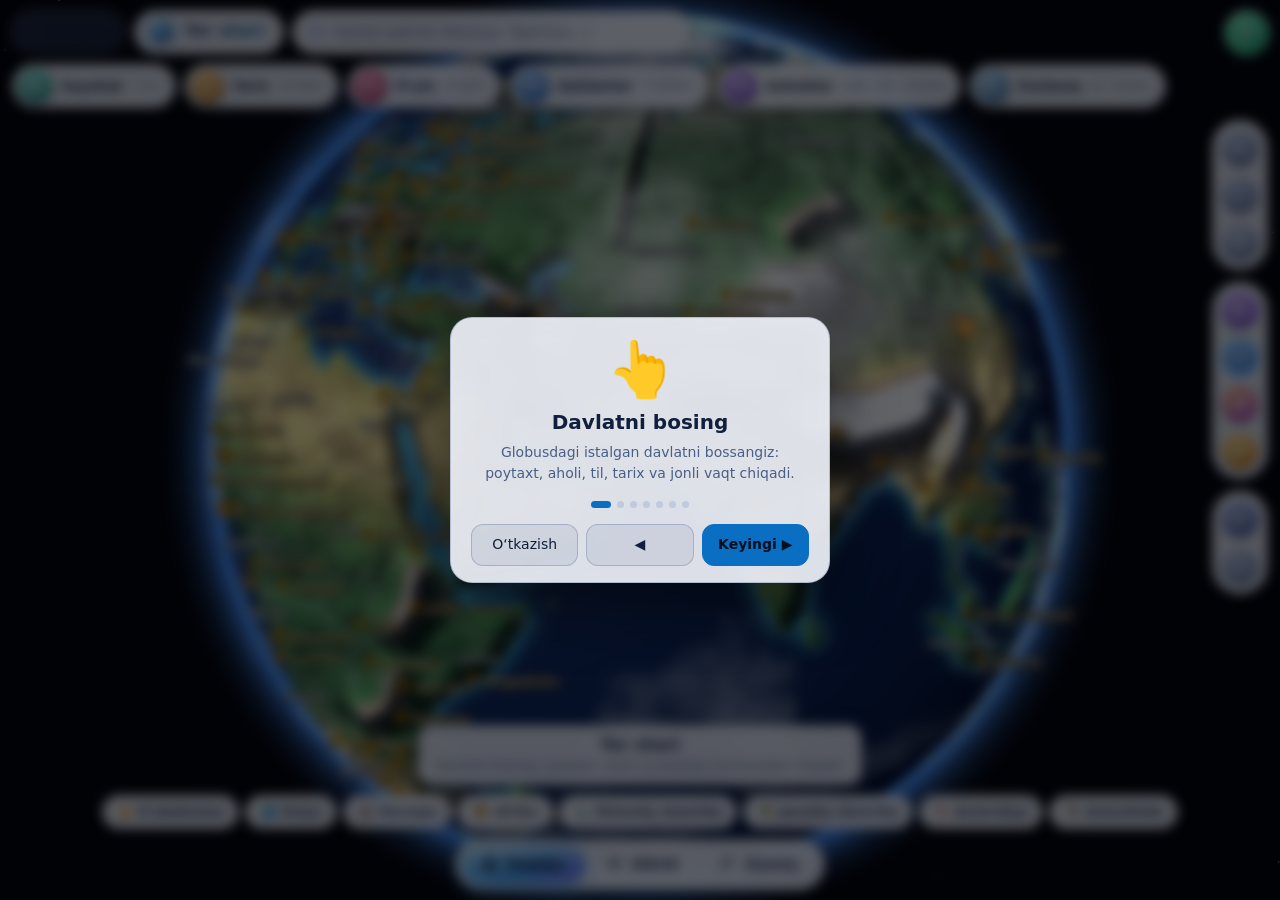
<file: yer-shari.html>
﻿<!DOCTYPE html>
<html lang="uz"><head><meta charset="utf-8">
<meta name="viewport" content="width=device-width, initial-scale=1, viewport-fit=cover">
<title>Yer shari 3D</title>
<script src="js/three.min.js"></script>
<script>if(typeof THREE==="undefined"){document.write('<script src="https://cdnjs.cloudflare.com/ajax/libs/three.js/r128/three.min.js"><\/script>');}</script>
<style>
:root{box-sizing:border-box;padding-top:env(safe-area-inset-top,0px);padding-bottom:env(safe-area-inset-bottom,0px);--pn:rgba(8,15,32,.76);--fg:#e8eefc;--mut:#8fa3c7;--bd:rgba(150,180,255,.22);--ac:#58b8ff;--hv:rgba(88,184,255,.18);--gd:#ffd24a;--tile:rgba(255,255,255,.06)}
@media (prefers-color-scheme:light){:root:not([data-theme=dark]){--pn:rgba(244,248,255,.9);--fg:#10203c;--mut:#4a5f86;--bd:rgba(20,50,110,.22);--ac:#0a6fc2;--hv:rgba(10,111,194,.14);--gd:#b97800;--tile:rgba(10,40,100,.07)}}
*{box-sizing:border-box}
html,body{height:100%;margin:0;overflow:hidden;background:#02040a;color:var(--fg);font:14px/1.4 "Avenir Next","Segoe UI",system-ui,sans-serif}
button{font:inherit;color:var(--fg);cursor:pointer;position:relative;overflow:hidden;transition:transform .15s,box-shadow .25s,border-color .2s,background .25s}
button:active{transform:scale(.93)}
#c{position:fixed;inset:0;width:100%;height:100%;touch-action:none;cursor:grab}
#lb{position:fixed;inset:0;pointer-events:none;overflow:hidden}
.l{position:absolute;left:0;top:0;white-space:nowrap;font-size:10.5px;font-weight:600;color:#fff;text-shadow:0 0 3px #000,0 0 3px #000,0 1px 4px #000;display:none;letter-spacing:.02em}
.L{font-size:13px}.o{font-style:italic;font-weight:400;color:#bfe0ff;font-size:12px;letter-spacing:.2em}
.mk{position:absolute;left:0;top:0;display:none;pointer-events:auto;cursor:pointer;white-space:nowrap;will-change:transform}
.mk i{position:absolute;left:-3.5px;top:-3.5px;width:7px;height:7px;border-radius:50%;background:#fff;border:1.5px solid rgba(0,0,0,.6);box-shadow:0 0 5px rgba(255,255,255,.7)}
.mk span{position:absolute;left:9px;top:-7px;font-size:10px;color:#e4f1ff;text-shadow:0 0 3px #000,0 0 3px #000,0 1px 4px #000}
.mk.cap i{width:auto;height:auto;left:-9px;top:-11px;border:0;background:none;box-shadow:none;font-style:normal;font-size:17px;line-height:1;color:var(--gd);text-shadow:0 0 7px #ff9d00,0 0 2px #000,0 0 2px #000}
.mk.cap i::before{content:'★'}
.mk.cap span{left:10px;top:-8px;font-size:12px;font-weight:800;letter-spacing:.02em;color:#ffe08a}
.mk.nt span{display:none}
.mk.sel i{animation:pl 1.1s ease-in-out infinite}
@keyframes pl{50%{transform:scale(1.55)}}
.brand,.srch input,.dw,#in,.seg,#cd,.rb,#ch button,#tip{background:var(--pn);border:1px solid var(--bd);backdrop-filter:blur(14px);-webkit-backdrop-filter:blur(14px);box-shadow:0 8px 24px rgba(0,0,0,.28),inset 0 1px 0 rgba(255,255,255,.12)}
#tp{position:fixed;left:10px;right:10px;top:calc(10px + env(safe-area-inset-top,0px));display:flex;gap:8px;align-items:flex-start;pointer-events:none}
#tp>*{pointer-events:auto}
.brand{height:44px;padding:0 16px;border-radius:22px;display:flex;align-items:center;gap:8px;white-space:nowrap;font-size:15px;font-weight:700}
.srch{position:relative;flex:1;max-width:400px}
.srch input{width:100%;height:44px;border-radius:22px;padding:0 18px;color:var(--fg);font:inherit}
.srch input::placeholder{color:var(--mut)}
#sg{position:absolute;top:50px;left:0;right:0;display:flex;flex-direction:column;border-radius:14px;overflow:hidden}
#sg button{text-align:left;padding:10px 16px;background:var(--pn);border:0;border-bottom:1px solid var(--bd);backdrop-filter:blur(14px);-webkit-backdrop-filter:blur(14px)}
#sg button:hover,#cl button:hover,.cc button:hover{background:var(--hv)}
.rb{width:46px;height:46px;border-radius:50%;font-size:19px;display:grid;place-items:center;padding:0}
.rb:hover,.tgb:hover,#ch button:hover{border-color:var(--ac);box-shadow:0 0 0 3px var(--hv),0 8px 24px rgba(0,0,0,.28)}
.rb.on,.tgb.on{background:linear-gradient(160deg,#7cccff,#3b9ef0);color:#04101f;border-color:#a6dcff;box-shadow:0 0 0 3px rgba(88,184,255,.25),0 0 22px rgba(88,184,255,.6)}
.rp{position:absolute;border-radius:50%;background:rgba(255,255,255,.4);transform:scale(0);animation:rp .6s ease-out forwards;pointer-events:none}
@keyframes rp{to{transform:scale(1);opacity:0}}
#tip{position:fixed;left:0;top:0;padding:6px 11px;border-radius:9px;font-size:12px;white-space:nowrap;pointer-events:none;opacity:0;transition:opacity .15s;z-index:6}
.dw{position:fixed;right:68px;top:calc(66px + env(safe-area-inset-top,0px));bottom:calc(172px + env(safe-area-inset-bottom,0px));width:min(320px,calc(100vw - 84px));border-radius:16px;padding:14px;display:flex;flex-direction:column;overflow:auto;opacity:0;visibility:hidden;transform:translateX(30px);transition:transform .3s,opacity .3s,visibility .3s}
.dw.open{opacity:1;visibility:visible;transform:none}
.dw h2{display:flex;align-items:center;margin:0 0 12px;font-size:16px}
.dw small{color:var(--mut);margin-left:8px;font-weight:400;font-size:13px}
.x,.xc{margin-left:auto;background:none;border:0;font-size:24px;line-height:1;padding:0 6px;box-shadow:none}
#cf{width:100%;height:38px;border-radius:19px;padding:0 14px;margin-bottom:8px;background:transparent;border:1px solid var(--bd);color:var(--fg);font:inherit}
#cl{overflow:auto;flex:1;display:flex;flex-direction:column}
#cl button{text-align:left;padding:8px 10px;background:none;border:0;border-radius:8px;flex:none}
.tgrid{display:grid;grid-template-columns:1fr 1fr;gap:8px;margin-bottom:8px}
.tgb{display:flex;flex-direction:column;align-items:center;gap:2px;padding:10px 4px;border-radius:14px;background:var(--tile);border:1px solid var(--bd);font-size:13px}
.tgb i{font-style:normal;font-size:20px}
.sl{display:block;margin-top:12px;color:var(--mut)}
input[type=range]{width:100%;accent-color:var(--ac);margin:6px 0 0}
.ky{margin-top:14px;color:var(--mut);font-size:12.5px;line-height:1.6}
#cd{position:fixed;left:10px;top:calc(66px + env(safe-area-inset-top,0px));width:min(350px,calc(100vw - 20px));max-height:calc(100vh - 250px);overflow:auto;border-radius:18px;padding:14px;opacity:0;visibility:hidden;transform:translateY(14px);transition:transform .35s cubic-bezier(.3,1.3,.5,1),opacity .25s,visibility .25s}
#cd.open{opacity:1;visibility:visible;transform:none}
.ch{display:flex;align-items:center;gap:12px;margin-bottom:10px}
.fg{font-size:40px;line-height:1}
.ch h3{margin:0;font-size:21px;line-height:1.15}
.ch small{color:var(--mut)}
.pb{display:flex;align-items:center;gap:10px;width:100%;padding:11px 14px;margin-bottom:10px;border-radius:14px;text-align:left;background:linear-gradient(135deg,rgba(255,210,74,.3),rgba(255,150,40,.12));border:1px solid rgba(255,210,74,.55)}
.pb b{color:var(--gd)}.pb span{font-weight:700;font-size:15px}.pb em{margin-left:auto;font-style:normal;color:var(--mut);font-size:12.5px}
.st{display:grid;grid-template-columns:1fr 1fr;gap:8px}
.st div{background:var(--tile);border-radius:12px;padding:8px 11px}
.st small{display:block;color:var(--mut);font-size:11.5px}.st b{font-size:14px;line-height:1.25}
.mt{display:block;color:var(--mut);margin:12px 0 6px;font-size:12.5px}
.cc{display:flex;flex-wrap:wrap;gap:6px}
.cc button{padding:6px 12px;border-radius:16px;background:var(--tile);border:1px solid var(--bd)}
#bt{position:fixed;left:0;right:0;bottom:calc(10px + env(safe-area-inset-bottom,0px));display:flex;flex-direction:column;align-items:center;gap:8px;padding:0 10px;pointer-events:none}
#bt>*{pointer-events:auto}
#in{border-radius:14px;padding:8px 16px;text-align:center;max-width:min(480px,100%);pointer-events:none!important}
#in b{font-size:16px}#in span{color:var(--mut);font-size:13px}
#ch{display:flex;gap:6px;max-width:100%;overflow-x:auto;scrollbar-width:none;padding:2px 0}
#ch::-webkit-scrollbar{display:none}
#ch button{border-radius:18px;padding:7px 14px;white-space:nowrap}
.seg{position:relative;display:flex;padding:4px;border-radius:26px;gap:2px}
.seg .th{position:absolute;top:4px;left:4px;height:calc(100% - 8px);width:0;border-radius:22px;background:linear-gradient(160deg,#7cccff,#3b9ef0);box-shadow:0 0 18px rgba(88,184,255,.6);transition:transform .38s cubic-bezier(.3,1.5,.5,1),width .3s;z-index:0}
.seg button{position:relative;z-index:1;border:0;background:none;box-shadow:none;padding:10px 18px;border-radius:22px;white-space:nowrap;font-weight:600;transition:color .25s,transform .15s}
.seg button.on{color:#04101f}
:focus-visible{outline:2px solid var(--ac);outline-offset:2px}
#ld{position:fixed;inset:0;display:flex;flex-direction:column;gap:16px;align-items:center;justify-content:center;background:#02040a;color:#9fc6ff;font-size:15px;z-index:9;transition:opacity .6s}
.sp{width:38px;height:38px;border-radius:50%;border:3px solid rgba(120,180,255,.25);border-top-color:#58b8ff;animation:sp 1s linear infinite}
@keyframes sp{to{transform:rotate(360deg)}}
@media (max-width:700px){#cd{top:auto;left:10px;right:10px;width:auto;bottom:calc(176px + env(safe-area-inset-bottom,0px));max-height:42vh}}
@media (max-width:560px){.brand b{display:none}.brand{padding:0 12px}.seg button{padding:10px 12px}}
@media (prefers-reduced-motion:reduce){.dw,#cd,.sp,.mk.sel i,.seg .th{transition:none;animation:none}}
#cb{display:none;gap:6px;max-width:100%;overflow-x:auto;scrollbar-width:none;padding:2px 0}
#cb::-webkit-scrollbar{display:none}
#cb button{display:flex;align-items:center;gap:7px;border-radius:18px;padding:7px 13px 7px 9px;white-space:nowrap;background:var(--pn);border:1px solid var(--bd);backdrop-filter:blur(14px);-webkit-backdrop-filter:blur(14px);box-shadow:0 8px 24px rgba(0,0,0,.28),inset 0 1px 0 rgba(255,255,255,.12)}
#cb button:hover{border-color:var(--ac)}
#cb button.on{border-color:var(--ac);box-shadow:0 0 0 3px var(--hv),0 0 18px rgba(88,184,255,.45)}
.dt{width:16px;height:16px;border-radius:50%;display:inline-block;flex:none;box-shadow:inset -3px -2px 5px rgba(0,0,0,.45)}
#bt.sp #ch,#bt.sp .seg{display:none}#bt.sp #cb{display:flex}
.orb{width:46px;height:46px;border-radius:50%;flex:none;box-shadow:inset -9px -7px 14px rgba(0,0,0,.55),0 0 16px rgba(255,200,120,.35)}
.hs{margin-top:10px;padding:10px 12px;border-radius:12px;background:var(--tile);border-left:3px solid var(--gd)}
.hs small{color:var(--gd);font-weight:600}.hs p{margin:5px 0 0;line-height:1.5}
#ds{width:min(352px,calc(100vw - 84px));padding:10px 10px 12px;overflow:hidden}
.tabs{position:relative;display:grid;grid-template-columns:repeat(6,1fr);border-radius:14px;background:var(--tile);padding:3px;margin-bottom:12px;flex:none}
.tabs .ind{position:absolute;top:3px;left:3px;bottom:3px;width:calc((100% - 6px)/6);border-radius:11px;background:linear-gradient(160deg,#7cccff,#3b9ef0);box-shadow:0 0 14px rgba(88,184,255,.55);transition:transform .35s cubic-bezier(.3,1.4,.5,1)}
.tb{position:relative;z-index:1;background:none;border:0;padding:6px 0;display:flex;flex-direction:column;align-items:center;font-size:17px;border-radius:11px;box-shadow:none}
.tb span{font-size:10px;font-weight:600}.tb.on{color:#04101f}
.pgs{overflow:auto;flex:1}.pg{display:none}.pg.on{display:block;animation:pgi .3s}
@keyframes pgi{from{opacity:0;transform:translateY(8px)}}
.sw{display:flex;align-items:center;gap:11px;width:100%;padding:8px 10px;margin-bottom:6px;border-radius:14px;background:var(--tile);border:1px solid transparent;text-align:left}
.sw i{font-style:normal;font-size:19px;width:30px;height:30px;flex:none;display:grid;place-items:center;border-radius:9px;background:rgba(255,255,255,.08)}
.sw span{flex:1;line-height:1.25}.sw b{display:block;font-size:13.5px}.sw em{font-style:normal;color:var(--mut);font-size:11.5px}
.sw u{width:38px;height:22px;border-radius:11px;background:rgba(150,170,210,.38);position:relative;transition:background .25s;flex:none}
.sw u::after{content:'';position:absolute;top:3px;left:3px;width:16px;height:16px;border-radius:50%;background:#fff;transition:transform .3s cubic-bezier(.3,1.6,.5,1);box-shadow:0 1px 4px rgba(0,0,0,.4)}
.sw.on{border-color:rgba(88,184,255,.5);background:var(--hv)}.sw.on u{background:var(--ac)}.sw.on u::after{transform:translateX(16px)}
.hd{margin:10px 2px 6px;color:var(--mut);font-size:12px;font-weight:600;letter-spacing:.04em;text-transform:uppercase}
.chs{display:flex;flex-wrap:wrap;gap:6px;margin:4px 0 8px}
.chs button{padding:6px 12px;border-radius:16px;background:var(--tile);border:1px solid var(--bd);font-size:12.5px}
.chs button.on{background:var(--ac);color:#04101f;border-color:var(--ac);box-shadow:0 0 14px rgba(88,184,255,.5)}
.ecl{display:flex;flex-direction:column;gap:5px;margin:6px 0}
.ec{display:flex;align-items:center;gap:9px;padding:7px 10px;border-radius:12px;background:var(--tile);border:1px solid transparent;text-align:left;font-size:13px}
.ec i{width:12px;height:12px;border-radius:50%;flex:none}.ec small{margin-left:auto;color:var(--mut);font-size:11px}
.ec.on{border-color:var(--ac);background:var(--hv)}
.gc{display:flex;align-items:center;gap:12px;width:100%;padding:12px;margin-bottom:8px;border-radius:16px;text-align:left;background:linear-gradient(135deg,rgba(88,184,255,.18),rgba(150,100,255,.14));border:1px solid var(--bd)}
.gc i{font-style:normal;font-size:26px}.gc b{display:block}.gc small{color:var(--mut)}
.gc:hover{border-color:var(--ac)}
.nt2{color:var(--mut);font-size:12px;margin:8px 2px;line-height:1.5}
.act{display:flex;gap:8px;margin:0 0 10px}.act button{flex:1;padding:8px 6px;border-radius:12px;background:var(--tile);border:1px solid var(--bd);font-size:12.5px}
.act button.on{background:var(--ac);color:#04101f;border-color:var(--ac)}
.tmz{background:var(--tile);border-radius:12px;padding:8px 11px;margin-top:8px}.tmz small{display:block;color:var(--mut);font-size:11.5px}.tmz b{font-size:15px}
.cmp .cr{margin-top:8px}.cmp .cr>small{display:block;color:var(--mut);font-size:11.5px}
.bb{position:relative;height:18px;border-radius:9px;background:rgba(255,255,255,.07);margin-top:3px;overflow:hidden}
.bb i{position:absolute;inset:0 auto 0 0;background:linear-gradient(90deg,#3b9ef0,#7cccff);border-radius:9px}.bb.s i{background:linear-gradient(90deg,#e0a21c,#ffd24a)}
.bb span{position:relative;font-size:11.5px;padding-left:8px;line-height:18px;font-weight:600;color:#04101f}
#lg{position:fixed;left:10px;bottom:calc(178px + env(safe-area-inset-bottom,0px));width:210px;padding:8px 12px;border-radius:12px;display:none;background:var(--pn);border:1px solid var(--bd);backdrop-filter:blur(14px);-webkit-backdrop-filter:blur(14px)}
#lg.open{display:block}#lg small{font-weight:700}#lg i{display:block;height:8px;border-radius:4px;margin:6px 0 3px;background:linear-gradient(90deg,rgb(255,247,188),rgb(254,196,79),rgb(244,109,67),rgb(179,38,56),rgb(89,13,77))}
#lg span{display:flex;justify-content:space-between;color:var(--mut);font-size:11px}#lg em{font-style:normal}
#qz{position:fixed;left:10px;top:calc(66px + env(safe-area-inset-top,0px));width:min(420px,calc(100vw - 84px));border-radius:18px;padding:12px 14px;opacity:0;visibility:hidden;transform:translateY(-14px);transition:transform .35s cubic-bezier(.3,1.3,.5,1),opacity .25s,visibility .25s;background:var(--pn);border:1px solid var(--bd);backdrop-filter:blur(14px);-webkit-backdrop-filter:blur(14px);box-shadow:0 12px 32px rgba(0,0,0,.4);z-index:4}
#qz.open{opacity:1;visibility:visible;transform:none}
.qh{display:flex;align-items:center;gap:10px}.qh b{font-size:14px}.qh span{margin-left:auto;font-size:13px}
.xq{background:none;border:0;font-size:22px;line-height:1;padding:0 4px;box-shadow:none}
#qq{margin:10px 0;font-size:16px;font-weight:700;line-height:1.3}
#qa{display:grid;grid-template-columns:1fr 1fr;gap:8px}
#qa button{padding:11px 8px;border-radius:12px;background:var(--tile);border:1px solid var(--bd);font-weight:600;font-size:13.5px}
#qa button:hover:not(:disabled){border-color:var(--ac)}
#qa button.ok{background:#2fb36b;color:#fff;border-color:#2fb36b;animation:qp .4s}
#qa button.bad{background:#d9483b;color:#fff;border-color:#d9483b;animation:qs .4s}
@keyframes qp{50%{transform:scale(1.06)}}@keyframes qs{25%{transform:translateX(-6px)}75%{transform:translateX(6px)}}
.qr{grid-column:1/-1;text-align:center;padding:6px}.qr b{font-size:34px;display:block}.qr span{color:var(--mut)}
.mk.site i,.mk.cv i{width:auto;height:auto;left:-10px;top:-11px;border:0;background:none;box-shadow:none;font-style:normal;font-size:16px;line-height:1;filter:drop-shadow(0 0 4px rgba(0,0,0,.85))}
.mk.site span{color:#ffe4b0;font-size:10.5px;font-weight:600;left:11px}
.mk.sM span,.mk.sV span,.mk.sD span{color:#c7ffe2}.mk.sW span{color:#bfe6ff}.mk.sH span{color:#e6d1ff}
.mk.cv{pointer-events:none}.mk.cv i{font-size:22px}.mk.cv span{display:none}
.mk.rm i{left:-9px;top:-9px;width:18px;height:18px;border-radius:50%;background:var(--gd);color:#1a1000;font-style:normal;font-size:11px;font-weight:800;display:grid;place-items:center;border:2px solid #fff;box-shadow:0 0 10px rgba(255,200,60,.9)}
.mk.rm span{display:none}
.sy{position:absolute;left:0;top:0;display:none;pointer-events:auto;padding:3px 10px;border-radius:12px;font-size:11.5px;font-weight:600;background:rgba(8,15,32,.62);border:1px solid rgba(150,180,255,.3);color:#fff;white-space:nowrap}
.sy:hover{border-color:var(--ac)}
#tr{position:fixed;left:10px;top:calc(66px + env(safe-area-inset-top,0px));width:min(430px,calc(100vw - 84px));border-radius:18px;padding:12px 14px;opacity:0;visibility:hidden;transform:translateY(-14px);transition:transform .35s cubic-bezier(.3,1.3,.5,1),opacity .25s,visibility .25s;background:var(--pn);border:1px solid var(--bd);backdrop-filter:blur(14px);-webkit-backdrop-filter:blur(14px);box-shadow:0 12px 32px rgba(0,0,0,.4);z-index:4}
#tr.open{opacity:1;visibility:visible;transform:none}
#trh{margin:8px 0 4px;font-size:17px;line-height:1.25}#trp{margin:0 0 10px;line-height:1.5;font-size:13.5px}
.trb{height:4px;border-radius:2px;background:rgba(255,255,255,.14);overflow:hidden}.trb i{display:block;height:100%;width:0;background:linear-gradient(90deg,#7cccff,#ffd24a)}
@keyframes trp{from{width:0}to{width:100%}}
.trc{display:flex;gap:8px;margin-top:10px}.trc button{flex:1;padding:9px;border-radius:12px;background:var(--tile);border:1px solid var(--bd);font-size:15px}.trc button:hover{border-color:var(--ac)}
.fl{display:flex;flex-direction:column;gap:6px}
:root[data-theme=light]{--pn:rgba(244,248,255,.92);--fg:#10203c;--mut:#4a5f86;--bd:rgba(20,50,110,.22);--ac:#0a6fc2;--hv:rgba(10,111,194,.14);--gd:#b97800;--tile:rgba(10,40,100,.07)}
.mpc{display:flex;align-items:center;gap:12px;padding:8px 10px;border-radius:14px;background:var(--tile)}.mpc span{font-size:38px;line-height:1}.mpc b{display:block}.mpc small{display:block;color:var(--mut);font-size:11.5px}
.wcr{display:flex;align-items:center;gap:8px;padding:7px 10px;margin-bottom:5px;border-radius:12px;background:var(--tile)}.wcr span{flex:1}.wcr small{display:block;color:var(--mut);font-size:11px}.wcr b{font-variant-numeric:tabular-nums;font-size:15px}.wcr button{background:none;border:0;box-shadow:none;padding:0 4px;font-size:16px;opacity:.6}
#ssi{font-size:12.5px;line-height:1.6;color:var(--mut);margin:6px 2px}
.ev h4{margin:6px 0 4px;font-size:16px;line-height:1.25}.ev p{margin:0 0 10px;line-height:1.5}
#bQ{margin-left:auto}
#ob{position:fixed;inset:0;display:grid;place-items:center;background:rgba(2,4,10,.62);backdrop-filter:blur(6px);-webkit-backdrop-filter:blur(6px);opacity:0;visibility:hidden;transition:opacity .3s,visibility .3s;z-index:8;padding:16px}
#ob.open{opacity:1;visibility:visible}
.obc{width:min(380px,100%);border-radius:22px;padding:22px 20px 16px;text-align:center;background:var(--pn);border:1px solid var(--bd);box-shadow:0 20px 60px rgba(0,0,0,.5);backdrop-filter:blur(14px);-webkit-backdrop-filter:blur(14px)}
.obi{font-size:54px;line-height:1.1;animation:obp 2s ease-in-out infinite}@keyframes obp{50%{transform:translateY(-6px) scale(1.06)}}
.obc h3{margin:8px 0 6px;font-size:20px}.obc p{margin:0;color:var(--mut);line-height:1.55}
.obd{display:flex;justify-content:center;gap:6px;margin:16px 0}.obd i{width:7px;height:7px;border-radius:50%;background:rgba(150,170,210,.4);transition:all .3s}.obd i.on{width:20px;border-radius:4px;background:var(--ac)}
.obb{display:flex;gap:8px}.obb button{flex:1;padding:10px;border-radius:12px;background:var(--tile);border:1px solid var(--bd)}#obN{background:var(--ac)!important;color:#04101f;border-color:var(--ac)!important;font-weight:700}
@media (prefers-reduced-motion:reduce){.obi{animation:none}}

/* ===== Yangi dizayn: asosiy ekran tugmalari ===== */
@keyframes upin{from{opacity:0;transform:translateY(14px) scale(.96)}to{opacity:1;transform:none}}
@keyframes ring{0%{box-shadow:0 0 0 0 rgba(88,184,255,.6)}100%{box-shadow:0 0 0 14px rgba(88,184,255,0)}}
@keyframes spin{to{transform:rotate(360deg)}}
.brand{gap:10px;padding:0 18px 0 12px;box-shadow:0 10px 28px rgba(0,0,0,.35),inset 0 1px 0 rgba(255,255,255,.18)}
.brand b{font-size:15.5px;letter-spacing:.02em;background:linear-gradient(90deg,var(--fg),var(--ac));-webkit-background-clip:text;background-clip:text;color:transparent}
.gl{width:28px;height:28px;flex:none;filter:drop-shadow(0 0 7px rgba(88,184,255,.6))}
.srch input{padding:0 18px 0 44px;transition:box-shadow .25s,border-color .25s}
.srch::before{content:'';position:absolute;left:15px;top:13px;width:18px;height:18px;z-index:1;pointer-events:none;background:url("data:image/svg+xml,%3Csvg xmlns='http://www.w3.org/2000/svg' viewBox='0 0 24 24' fill='none' stroke='%238fb4e8' stroke-width='2.2' stroke-linecap='round'%3E%3Ccircle cx='11' cy='11' r='7'/%3E%3Cpath d='M20 20l-3.5-3.5'/%3E%3C/svg%3E") center/contain no-repeat}
.srch input:focus{outline:none;border-color:var(--ac);box-shadow:0 0 0 4px var(--hv),0 10px 28px rgba(0,0,0,.35)}
#bQ{font-weight:800;font-size:18px;color:var(--ac);background:linear-gradient(160deg,rgba(255,255,255,.11),rgba(255,255,255,0) 45%),var(--pn)}
#bQ:hover{transform:scale(1.08) rotate(-8deg)}
#tip{background:linear-gradient(160deg,rgba(255,255,255,.12),rgba(255,255,255,0)),var(--pn);font-weight:600;letter-spacing:.01em;box-shadow:0 8px 22px rgba(0,0,0,.4)}
/* pastki chiplar va rejimlar */
#bt>*{animation:upin .6s cubic-bezier(.3,1.3,.5,1) both}#bt>*:nth-child(2){animation-delay:.07s}#bt>*:nth-child(3){animation-delay:.14s}
#ch button,#cb button{display:flex;align-items:center;gap:0;font-weight:600;font-size:13px;transition:transform .2s cubic-bezier(.3,1.5,.5,1),border-color .2s,box-shadow .25s}
#ch button:hover,#cb button:hover{transform:translateY(-3px);border-color:var(--ac);box-shadow:0 10px 24px rgba(0,0,0,.4),0 0 0 3px var(--hv)}
#ch button:active,#cb button:active{transform:scale(.94)}
.cd{width:9px;height:9px;border-radius:50%;margin-right:8px;flex:none;background:var(--c);box-shadow:0 0 9px var(--c)}
.seg{padding:5px;box-shadow:0 12px 30px rgba(0,0,0,.4),inset 0 1px 0 rgba(255,255,255,.2)}
.seg .th{top:5px;left:5px;height:calc(100% - 10px);background:linear-gradient(145deg,#93d8ff,#4aa3f5 55%,#7f80ff);box-shadow:0 6px 20px rgba(88,184,255,.6),inset 0 1px 0 rgba(255,255,255,.5);overflow:hidden}
.seg .th::after{content:'';position:absolute;left:2px;right:2px;top:1px;height:48%;border-radius:20px 20px 50% 50%;background:linear-gradient(rgba(255,255,255,.45),rgba(255,255,255,0))}
.seg button{display:flex;align-items:center;gap:8px;padding:10px 20px;font-size:13.5px}
.seg button svg{width:17px;height:17px;fill:none;stroke:currentColor;stroke-width:1.9;stroke-linecap:round;stroke-linejoin:round}
.seg button:not(.on):hover{color:var(--ac)}
#in{box-shadow:0 10px 28px rgba(0,0,0,.35),inset 0 1px 0 rgba(255,255,255,.16)}
@media (max-width:560px){.seg button{padding:10px 13px}.seg button span{font-size:12.5px}}
@keyframes dk{from{opacity:0;transform:translateX(34px)}}
.brand{background:linear-gradient(160deg,rgba(255,255,255,.15),rgba(255,255,255,.02)),var(--pn)}
.brand b{background:linear-gradient(90deg,#bfe4ff,#fff 60%,#ffe4a8);-webkit-background-clip:text;background-clip:text;color:transparent}
.srch input{padding-left:42px;background-color:var(--pn);background-image:url("data:image/svg+xml,%3Csvg xmlns='http://www.w3.org/2000/svg' width='18' height='18' viewBox='0 0 24 24' fill='none' stroke='%238fa3c7' stroke-width='2.4' stroke-linecap='round'%3E%3Ccircle cx='11' cy='11' r='7'/%3E%3Cpath d='m20 20-3.5-3.5'/%3E%3C/svg%3E"),linear-gradient(160deg,rgba(255,255,255,.12),rgba(255,255,255,.02));background-repeat:no-repeat;background-position:15px center,0 0}
#bQ{background:linear-gradient(150deg,#86f4c0,#17a06a);color:#fff;border-color:rgba(255,255,255,.35);text-shadow:0 1px 2px rgba(0,0,0,.4)}
#ch button,#cb button{background:linear-gradient(160deg,rgba(255,255,255,.15),rgba(255,255,255,.02)),var(--pn);transition:transform .2s cubic-bezier(.3,1.5,.5,1),box-shadow .25s,border-color .2s}
#ch button:hover,#cb button:hover{transform:translateY(-2px);border-color:var(--ac);box-shadow:0 10px 24px rgba(0,0,0,.42),0 0 0 3px var(--hv)}
.seg{background:linear-gradient(160deg,rgba(255,255,255,.13),rgba(255,255,255,.02)),var(--pn)}.seg button{font-weight:700}

/* ---- Asosiy ekran: bo'limlar paneli va dock (yagona, toza versiya) ---- */
#rs{position:fixed;right:10px;top:calc(118px + env(safe-area-inset-top,0px));display:flex;flex-direction:column;align-items:flex-end;gap:12px;max-height:calc(100vh - 330px);overflow-y:auto;scrollbar-width:none;padding:2px 2px 6px}
#rs::-webkit-scrollbar{display:none}
#rs .grp{display:flex;flex-direction:column;align-items:flex-end;gap:5px;padding:6px;border-radius:27px;background:linear-gradient(160deg,rgba(255,255,255,.13),rgba(255,255,255,.02)),var(--pn);border:1px solid rgba(160,190,255,.3);backdrop-filter:blur(14px);-webkit-backdrop-filter:blur(14px);box-shadow:0 16px 36px rgba(0,0,0,.45),inset 0 1px 0 rgba(255,255,255,.24),inset 0 -1px 0 rgba(0,0,0,.25);animation:dk .6s cubic-bezier(.2,1,.3,1) both}
#rs .grp:nth-child(2){animation-delay:.1s}#rs .grp:nth-child(3){animation-delay:.2s}
#rs .rb{--c1:#c5d3ee;--c2:#6a7fa8;display:flex;flex-direction:row-reverse;align-items:center;width:auto;height:42px;min-width:42px;padding:0;border-radius:21px;background:transparent;border:0;box-shadow:none;overflow:hidden;color:var(--fg)}
#rs #bX{--c1:#d3b0ff;--c2:#7b46e2}#rs #bP{--c1:#ffbf7a;--c2:#c04fd6}#rs #bR{--c1:#ffe38f;--c2:#e08a12}#rs #bC{--c1:#b5c4ee;--c2:#4a62aa}#rs [data-t=R]{--c1:#8fd0ff;--c2:#2f7be0}
#rs #bT,#rs #bG,#rs #bS{display:none}
#rs .rb i{flex:none;width:36px;height:36px;margin:3px;border-radius:50%;display:grid;place-items:center;font-style:normal;background:linear-gradient(150deg,var(--c1),var(--c2));box-shadow:inset 0 1px 1px rgba(255,255,255,.6),inset 0 -3px 6px rgba(0,0,0,.28),0 3px 8px rgba(0,0,0,.4);transition:transform .25s cubic-bezier(.3,1.6,.5,1),box-shadow .25s}
#rs .rb svg,.mi svg{width:20px;height:20px;fill:none;stroke:#fff;stroke-width:2;stroke-linecap:round;stroke-linejoin:round;filter:drop-shadow(0 1px 1px rgba(0,0,0,.45))}
#rs .rb span{max-width:0;opacity:0;white-space:nowrap;overflow:hidden;font-size:12.5px;font-weight:600;transition:max-width .28s cubic-bezier(.3,1,.5,1),opacity .2s,padding .28s}
@media (hover:hover){#rs .rb:hover{background:var(--hv)}#rs .rb:hover span{max-width:180px;opacity:1;padding:0 6px 0 14px}#rs .rb:hover i{transform:scale(1.1) rotate(-8deg)}}
#rs .rb:active i{transform:scale(.84)}
#rs .rb.on{background:transparent}
#rs .rb.on i{box-shadow:inset 0 1px 1px rgba(255,255,255,.6),0 0 0 3px rgba(255,255,255,.25),0 0 18px 3px var(--c1)}
#rs [data-t=R].on svg{animation:spin 3.2s linear infinite}
#mm{position:fixed;left:10px;right:10px;top:calc(62px + env(safe-area-inset-top,0px));display:flex;gap:8px;overflow-x:auto;scrollbar-width:none;padding:2px 2px 8px;z-index:3;pointer-events:none}
#mm::-webkit-scrollbar{display:none}#mm>*{pointer-events:auto}
.mi{--c1:#9fd0ff;--c2:#2f78e0;display:flex;align-items:center;gap:9px;flex:none;height:44px;padding:0 16px 0 5px;border-radius:22px;background:linear-gradient(160deg,rgba(255,255,255,.14),rgba(255,255,255,.02)),var(--pn);border:1px solid rgba(160,190,255,.3);backdrop-filter:blur(14px);-webkit-backdrop-filter:blur(14px);box-shadow:0 10px 26px rgba(0,0,0,.38),inset 0 1px 0 rgba(255,255,255,.22);font-weight:700;font-size:13.5px;color:var(--fg);animation:upin .6s cubic-bezier(.3,1.3,.5,1) both;transition:transform .2s cubic-bezier(.3,1.5,.5,1),box-shadow .25s,border-color .2s,background .25s}
.mi:nth-child(2){animation-delay:.05s}.mi:nth-child(3){animation-delay:.1s}.mi:nth-child(4){animation-delay:.15s}.mi:nth-child(5){animation-delay:.2s}.mi:nth-child(6){animation-delay:.25s}
.mi i{width:34px;height:34px;border-radius:50%;display:grid;place-items:center;flex:none;background:linear-gradient(150deg,var(--c1),var(--c2));box-shadow:inset 0 1px 1px rgba(255,255,255,.6),inset 0 -3px 6px rgba(0,0,0,.28),0 3px 8px rgba(0,0,0,.35)}
.mi em{font-style:normal;font-weight:500;font-size:11px;color:var(--mut);margin-left:1px}
.mi:hover{transform:translateY(-2px);border-color:var(--c1);box-shadow:0 12px 28px rgba(0,0,0,.45),0 0 0 3px var(--hv)}
.mi:active{transform:scale(.95)}
.mi.on{background:linear-gradient(135deg,var(--c1),var(--c2));color:#fff;border-color:rgba(255,255,255,.55);text-shadow:0 1px 2px rgba(0,0,0,.45);box-shadow:0 8px 24px rgba(0,0,0,.4),0 0 22px var(--c1)}
.mi.on em{color:rgba(255,255,255,.88)}.mi.on i{background:rgba(255,255,255,.26);box-shadow:inset 0 1px 1px rgba(255,255,255,.55)}
.tabs{display:none}
#pth{display:flex;align-items:center;gap:12px;padding:2px 36px 10px 4px;margin-bottom:8px;border-bottom:1px solid var(--bd);flex:none}
#pti{width:44px;height:44px;border-radius:15px;display:grid;place-items:center;flex:none;box-shadow:inset 0 1px 1px rgba(255,255,255,.55),inset 0 -3px 6px rgba(0,0,0,.25),0 4px 12px rgba(0,0,0,.35)}
#pti svg{width:24px;height:24px;fill:none;stroke:#fff;stroke-width:2;stroke-linecap:round;stroke-linejoin:round}
#pth b{display:block;font-size:17px}#pth small{color:var(--mut);font-size:12px;line-height:1.3}
#ch .cd{display:none}
.dw{top:calc(114px + env(safe-area-inset-top,0px))}
#qz,#tr{top:calc(114px + env(safe-area-inset-top,0px))}
@media (min-width:701px){#cd{top:calc(114px + env(safe-area-inset-top,0px));max-height:calc(100vh - 310px)}}
@media (max-width:700px){.mi em{display:none}.mi{height:42px;padding:0 13px 0 4px;font-size:13px}.mi i{width:32px;height:32px}}
@media (prefers-reduced-motion:reduce){#rs .grp,.mi,#bt>*,#rs [data-t=R].on svg{animation:none}}
.brand b{background:linear-gradient(90deg,var(--fg),var(--ac));-webkit-background-clip:text;background-clip:text;color:transparent}
#rs{max-height:calc(100vh - 140px)}
@media (max-width:900px){#rs{max-height:calc(100vh - 290px)}}
@media (max-width:900px){#mm{-webkit-mask-image:linear-gradient(90deg,#000 86%,transparent);mask-image:linear-gradient(90deg,#000 86%,transparent);padding-right:36px}}
</style></head><body>
<canvas id="c"></canvas><div id="lb"></div><div id="tip"></div>
<div id="ld"><i class="sp"></i>Yer shari yaratilmoqda…</div>
<header id="tp">
<a href="index.html#page-lab-select" class="brand" style="text-decoration:none; color:inherit; background:rgba(30,41,59,0.85); border:1px solid rgba(255,255,255,0.2); font-weight:700; gap:6px; cursor:pointer;" title="30-maktabtest saytiga qaytish">
  <svg width="16" height="16" viewBox="0 0 24 24" fill="none" stroke="currentColor" stroke-width="2.5"><path d="M19 12H5M12 19l-7-7 7-7"/></svg>
  <span>Orqaga</span>
</a>
<div class="brand"><svg class="gl" viewBox="0 0 28 28" aria-hidden="true"><defs><radialGradient id="gg" cx="35%" cy="30%" r="80%"><stop offset="0" stop-color="#9fe0ff"/><stop offset=".55" stop-color="#2f7fd0"/><stop offset="1" stop-color="#0c2a63"/></radialGradient></defs><circle cx="14" cy="14" r="12" fill="url(#gg)"/><g fill="none" stroke="rgba(255,255,255,.55)" stroke-width=".9"><ellipse cx="14" cy="14" rx="9" ry="12"><animate attributeName="rx" values="9;0.3;9" dur="7s" repeatCount="indefinite"/></ellipse><ellipse cx="14" cy="14" rx="2" ry="12"><animate attributeName="rx" values="2;9;2" dur="7s" repeatCount="indefinite"/></ellipse><ellipse cx="14" cy="14" rx="12" ry="4"/></g><circle cx="14" cy="14" r="12" fill="none" stroke="rgba(255,255,255,.35)" stroke-width="1"/></svg><b>Yer shari</b></div>
<div class="srch"><input id="q" type="text" placeholder="Davlat qidirish (Rossiya, Yaponiya…)" autocomplete="off" aria-label="Davlat qidirish"><div id="sg"></div></div><button class="rb" id="bQ" data-tip="Yordam (?)" aria-label="Yordam">?</button></header>
<nav id="mm" aria-label="Bo‘limlar">
<button class="mi" id="mmS" data-i="4" style="--c1:#7ff3d6;--c2:#139a8c" aria-label="Sayohat"><i><svg viewBox="0 0 24 24" aria-hidden="true"><circle cx="12" cy="12" r="9"/><path d="M15.6 8.4l-2.1 5.1-5.1 2.1 2.1-5.1z"/></svg></i>Sayohat<em>7 tur</em></button>
<button class="mi" id="mmT" data-i="3" style="--c1:#ffd98a;--c2:#d9821a" aria-label="Tarix"><i><svg viewBox="0 0 24 24" aria-hidden="true"><circle cx="12" cy="12" r="9"/><path d="M12 7v5l3.5 2"/></svg></i>Tarix<em>31 davr</em></button>
<button class="mi" id="mmO" data-i="2" style="--c1:#ff9fc4;--c2:#d1346c" aria-label="O‘yin"><i><svg viewBox="0 0 24 24" aria-hidden="true"><rect x="2.5" y="7" width="19" height="11" rx="5.5"/><path d="M7 10.5v4M5 12.5h4"/><circle cx="15.5" cy="11.5" r=".9" fill="#fff"/><circle cx="18" cy="13.5" r=".9" fill="#fff"/></svg></i>O‘yin<em>4 rejim</em></button>
<button class="mi"  data-i="0" style="--c1:#9fd0ff;--c2:#2f78e0" aria-label="Qatlamlar"><i><svg viewBox="0 0 24 24" aria-hidden="true"><path d="M12 3l9 5-9 5-9-5z"/><path d="M3 13l9 5 9-5"/></svg></i>Qatlamlar<em>7 qatlam</em></button>
<button class="mi"  data-i="1" style="--c1:#d3b0ff;--c2:#7b46e2" aria-label="Asboblar"><i><svg viewBox="0 0 24 24" aria-hidden="true"><rect x="3" y="8" width="18" height="12" rx="2.5"/><path d="M9 8V6a2 2 0 0 1 2-2h2a2 2 0 0 1 2 2v2M3 13h18"/></svg></i>Asboblar<em>soat · Oy · masofa</em></button>
<button class="mi"  data-i="5" style="--c1:#c4e6ff;--c2:#3b7db8" aria-label="Sozlama"><i><svg viewBox="0 0 24 24" aria-hidden="true"><path d="M4 7h9M17 7h3M4 17h3M11 17h9"/><circle cx="15" cy="7" r="2.1"/><circle cx="9" cy="17" r="2.1"/></svg></i>Sozlama<em>til · mavzu</em></button>
</nav>
<nav id="rs" aria-label="Boshqaruv">
<div class="grp">
<button class="rb" id="bZi" aria-label="Yaqinlashtirish"><i>＋</i><span>Yaqinlashtirish</span></button>
<button class="rb" id="bZo" aria-label="Uzoqlashtirish"><i>−</i><span>Uzoqlashtirish</span></button>
<button class="rb" id="bH" aria-label="Boshlang‘ich ko‘rinish"><i>⌖</i><span>Boshlang‘ich ko‘rinish</span></button></div>
<div class="grp">
<button class="rb" id="bX" aria-label="Tasodifiy davlat"><i>🎲</i><span>Tasodifiy davlat</span></button>
<button class="rb" data-t="R" aria-label="Avto aylanish"><i>⟳</i><span>Avto aylanish</span></button>
<button class="rb" id="bP" aria-label="Quyosh tizimi"><i>🪐</i><span>Quyosh tizimi</span></button>
<button class="rb" id="bR" aria-label="Masofa o‘lchagich"><i>📏</i><span>Masofa o‘lchagich</span></button></div>
<div class="grp">
<button class="rb" id="bT" aria-label="Sayohat"><i>🧭</i><span>Sayohat</span></button>
<button class="rb" id="bC" aria-label="Davlatlar ro‘yxati"><i>☰</i><span>Davlatlar</span></button>
<button class="rb" id="bG" aria-label="Viktorina"><i>🎮</i><span>Viktorina</span></button>
<button class="rb" id="bS" aria-label="Panel"><i>⚙</i><span>Panel</span></button>
<button class="rb" id="bF" aria-label="To‘liq ekran"><i>⛶</i><span>To‘liq ekran</span></button></div>
</nav>
<aside class="dw" id="dc"><h2>Davlatlar<small id="cn"></small><button class="x" aria-label="Yopish">×</button></h2>
<input id="cf" type="text" placeholder="Ro‘yxatdan qidirish…" aria-label="Ro‘yxatdan qidirish"><div id="cl"></div></aside>
<aside class="dw" id="ds"><div id="pth"><i id="pti"></i><div><b id="ptt"></b><small id="ptd"></small></div></div><div class="tabs"><i class="ind"></i>
<button class="tb on" aria-label="Qatlamlar">🗺<span>Qatlam</span></button><button class="tb" aria-label="Asboblar">🧰<span>Asbob</span></button><button class="tb" aria-label="O‘yin">🎮<span>O‘yin</span></button><button class="tb" aria-label="Tarix">⏳<span>Tarix</span></button><button class="tb" aria-label="Sayohat">🧭<span>Sayohat</span></button><button class="tb" aria-label="Sozlamalar">⚙<span>Sozlama</span></button></div>
<div class="pgs">
<section class="pg on">
<button class="sw" data-t="B"><i>🗺</i><span><b>Chegaralar</b><em>Davlat chegara chiziqlari</em></span><u></u></button>
<button class="sw" data-t="N"><i>🏷</i><span><b>Davlat nomlari</b><em>Yaqinlashtirgan sari ko‘payadi</em></span><u></u></button>
<button class="sw" data-t="P"><i>⭐</i><span><b>Poytaxtlar</b><em>Oltin yulduz bilan</em></span><u></u></button>
<button class="sw" data-t="Y"><i>🏙</i><span><b>Shaharlar</b><em>~180 ta yirik shahar</em></span><u></u></button>
<button class="sw" data-t="H"><i>🏛</i><span><b>Tarixiy joylar</b><em>Yodgorliklar va Ipak yo‘li shaharlari</em></span><u></u></button>
<button class="sw" data-t="K"><i>🐪</i><span><b>Buyuk Ipak yo‘li</b><em>Marshrut va harakatlanuvchi karvon</em></span><u></u></button>
<button class="sw" data-t="M"><i>⛰</i><span><b>Tabiat obyektlari</b><em>Tog‘lar, vulqonlar, cho‘llar, dengizlar</em></span><u></u></button>
<div class="hd">Xarita ranglari</div>
<div class="chs"><button class="hc on" data-h="none">Oddiy</button><button class="hc" data-h="pop">Aholi</button><button class="hc" data-h="area">Maydon</button><button class="hc" data-h="dens">Zichlik</button><button class="hc" data-h="my">Mening xaritam</button></div>
</section>
<section class="pg">
<button class="sw" id="tR"><i>📏</i><span><b>Masofa o‘lchagich</b><em>Ikki nuqtani bosing: km, parvoz vaqti</em></span><u></u></button>
<div class="hd">📍 Mening xaritam</div>
<div class="nt2" id="myc"></div>
<div class="chs"><button id="myS">🗺 Xaritada ko‘rsatish</button></div><div class="chs" id="myl"></div>
<div class="hd">⭐ Sevimli davlatlar</div><div class="chs" id="fv"></div>
<div class="hd">🌙 Oy fazasi</div><div id="mp"></div>
<div class="hd">🌍 Fasllar demosi</div>
<button class="sw" id="ssT"><i>🌍</i><span><b>Yer o‘qining og‘ishi</b><em>Kun-tun chegarasi fasl bilan o‘zgaradi</em></span><u></u></button>
<label class="sl">Sana<input type="range" id="ssK" min="1" max="365" value="172"></label>
<div class="chs"><button id="ssP">▶ Yil bo‘yi animatsiya</button></div><div id="ssi"></div>
<div class="hd">🕒 Jahon soatlari</div><div id="wc"></div>
<div class="chs"><button id="wcA">＋ Joriy davlat poytaxtini qo‘shish</button></div>
<div class="nt2">⚖ Solishtirish: bir davlat kartochkasida «Solishtirish»ni bosing, so‘ng boshqasini oching. Kartochkada poytaxt vaqti va Quyosh chiqishi/botishi ham bor.</div>
</section>
<section class="pg">
<button class="gc" data-q="0"><i>🌍</i><span><b>Davlatni top</b><small>Globusda ko‘rsatilgan davlat nomini toping</small></span></button>
<button class="gc" data-q="1"><i>⭐</i><span><b>Poytaxtni top</b><small>Davlatning poytaxtini tanlang</small></span></button>
<button class="gc" data-q="2"><i>⚖</i><span><b>Qaysi biri katta?</b><small>Ikki davlatdan aholisi ko‘pini toping</small></span></button>
<button class="gc" data-q="3"><i>📚</i><span><b>Xatolarim ustida ishlash</b><small>Adashgan davlatlaringizni qayta so‘raydi</small></span></button>
<div class="nt2" id="qb"></div>
</section>
<section class="pg">
<div id="bd"></div>
<div class="hd">Tarixiy imperiyalar</div>
<div class="chs" id="ef"></div>
<div class="chs ecl" id="el"></div>
<label class="sl">Davrni tanlang<input type="range" id="ek" min="0" max="9" value="0"></label>
<button class="gc" id="ep"><i>▶</i><span><b>Avto ko‘rsatish</b><small>Imperiyalar ketma-ket almashadi</small></span></button>
<div class="nt2">Qamrov hozirgi davlatlar bo‘yicha taxminiy: chegaralar tarixiy aniq emas.</div>
</section>
<section class="pg">
<div class="hd">🧭 Sayohat turlari</div><div id="tl"></div>
<div class="hd">🇺🇿 O‘zbekiston</div>
<button class="gc" id="uzGo"><i>🇺🇿</i><span><b>O‘zbekistonga uchish</b><small>Davlat kartochkasi va tarixi</small></span></button>
<div class="hd">Viloyat markazlari</div><div class="chs" id="uR"></div>
<div class="hd">Allomalar</div><div class="chs" id="uA"></div>
<div class="hd">Madaniyat</div><div class="chs" id="uC"></div>
</section>
<section class="pg">
<button class="sw" data-t="A"><i>🌫</i><span><b>Atmosfera</b><em>Yer atrofidagi yorug‘lik</em></span><u></u></button>
<button class="sw" data-t="C"><i>☁</i><span><b>Bulutlar</b><em>Aylanuvchi bulut qatlami</em></span><u></u></button>
<button class="sw" data-t="G"><i>🌐</i><span><b>Koordinata to‘ri</b><em>Parallel va meridianlar</em></span><u></u></button>
<button class="sw" data-t="S"><i>☀</i><span><b>Haqiqiy Quyosh</b><em>Hozirgi kun va tun chegarasi</em></span><u></u></button>
<div class="hd">Davlat nomlari tili</div>
<div class="chs" id="lc"><button data-l="uz">O‘zbekcha</button><button data-l="en">English</button><button data-l="ru">Русский</button></div>
<div class="hd">Mavzu</div>
<div class="chs" id="thc"><button data-th="auto">Avto</button><button data-th="dark">Qorong‘i</button><button data-th="light">Yorug‘</button></div>
<label class="sl">Relyef balandligi<input type="range" id="kH" min="0" max="100" value="35"></label>
<label class="sl">Aylanish tezligi<input type="range" id="kV" min="0" max="100" value="40"></label>
<label class="sl">Nomlar zichligi<input type="range" id="kD" min="1" max="10" value="6"></label>
<div class="ky">Klaviatura: strelkalar — aylantirish, + / − — masofa, Probel — avto aylanish.</div>
</section></div><button class="x" style="position:absolute;right:6px;top:-2px" aria-label="Yopish">×</button></aside>
<section id="cd" aria-live="polite"></section>
<section id="qz" aria-live="polite"><div class="qh"><b id="qt"></b><span id="qs"></span><button class="xq" aria-label="Chiqish">×</button></div><div id="qq"></div><div id="qa"></div></section>
<div id="lg"></div>
<section id="tr" aria-live="polite"><div class="qh"><b id="trt"></b><span id="trs"></span><button class="xq" id="trx" aria-label="Sayohatni tugatish">×</button></div><h4 id="trh"></h4><p id="trp"></p><div class="trb"><i id="trl"></i></div><div class="trc"><button id="trP" aria-label="Oldingi">◀</button><button id="trY" aria-label="To‘xtatish">⏸</button><button id="trN" aria-label="Keyingi">▶</button></div></section>
<div id="ob" role="dialog" aria-modal="true" aria-label="Yordam"><div class="obc"><div class="obi" id="obi"></div><h3 id="obh"></h3><p id="obp"></p><div class="obd" id="obd"></div><div class="obb"><button id="obS">O‘tkazish</button><button id="obP" aria-label="Oldingi">◀</button><button id="obN">Keyingi ▶</button></div></div></div>
<footer id="bt"><div id="in"><b>Yer shari</b><br><span>Davlatni bosing: poytaxt, aholi va boshqa ma’lumotlar chiqadi.</span></div>
<div id="ch"></div><div id="cb"></div>
<div class="seg"><i class="th"></i><button class="on" data-m="r">🛰 Haqiqiy</button><button data-m="h">🎨 Gibrid</button><button data-m="p">🏳 Siyosiy</button></div></footer>
<script>
(async()=>{
const D=Math.PI/180,W=2048,H=1024,$=s=>document.querySelector(s);
const mk=(w,h)=>{const c=document.createElement('canvas');c.width=w;c.height=h;return c};
const C=(v,a=0,b=1)=>v<a?a:v>b?b:v,lp=(a,b,t)=>a+(b-a)*t;
/* ---- noise ---- */
let sd=7;const rnd=()=>(sd=sd*16807%2147483647)/2147483647;
const P=new Uint8Array(1024);{const q=[...Array(256).keys()];for(let i=255;i>0;i--){const j=rnd()*(i+1)|0;[q[i],q[j]]=[q[j],q[i]]}for(let i=0;i<1024;i++)P[i]=q[i&255]}
function n3(x,y,z){const xi=Math.floor(x),yi=Math.floor(y),zi=Math.floor(z),xf=x-xi,yf=y-yi,zf=z-zi,u=xf*xf*(3-2*xf),v=yf*yf*(3-2*yf),w=zf*zf*(3-2*zf),X=xi&255,Y=yi&255,Z=zi&255,A=P[X]+Y,B=P[X+1]+Y,AA=P[A]+Z,AB=P[A+1]+Z,BA=P[B]+Z,BB=P[B+1]+Z;
return lp(lp(lp(P[AA],P[BA],u),lp(P[AB],P[BB],u),v),lp(lp(P[AA+1],P[BA+1],u),lp(P[AB+1],P[BB+1],u),v),w)/255}
const fbm=(x,y,z,o)=>{let s=0,a=.5,f=1,t=0;for(let i=0;i<o;i++){s+=a*n3(x*f,y*f,z*f);t+=a;a*=.5;f*=2.03}return s/t};
/* ---- world data (country polygons) ---- */
let GEO=null;
window.echarts={registerMap:(n,g)=>{GEO=g}};
await new Promise(r=>{
  const s = document.createElement('script');
  s.src = 'js/world.js';
  s.onload = r;
  s.onerror = () => {
    const s2 = document.createElement('script');
    s2.src = 'https://cdn.jsdelivr.net/npm/echarts@4.9.0/map/js/world.js';
    s2.onload = r;
    s2.onerror = r;
    document.head.appendChild(s2);
  };
  document.head.appendChild(s);
  setTimeout(r, 6000);
});
const dec=(s,o,k)=>{const r=[];let x=o[0],y=o[1];for(let i=0;i<s.length;i+=2){let a=s.charCodeAt(i)-64,b=s.charCodeAt(i+1)-64;a=(a>>1)^-(a&1);b=(b>>1)^-(b&1);x+=a;y+=b;r.push([x/k,y/k])}return r};
function prep(g){const k=g.UTF8Scale||1024;return g.features.filter(f=>f.geometry).map(f=>{const G=f.geometry,pl=G.type=='Polygon',PP=pl?[G.coordinates]:G.coordinates,O=pl?[G.encodeOffsets]:G.encodeOffsets;
const polys=PP.map((p,i)=>{const q=p.map((r,j)=>typeof r=='string'?dec(r,O[i][j],k):r);let a=1e9,b=-1e9,c=1e9,d=-1e9;(q[0]||[]).forEach(t=>{a=Math.min(a,t[0]);b=Math.max(b,t[0]);c=Math.min(c,t[1]);d=Math.max(d,t[1])});q.mn=a;q.mx=b;q.bb=[a,c,b,d];q.ar=(b-a)*(d-c)*Math.cos((c+d)/2*D);return q}).filter(q=>q[0]&&q[0].length>2);
if(!polys.length)return null;const big=polys.reduce((a,b)=>b.ar>a.ar?b:a);
return{name:f.properties.name,polys,cx:(big.bb[0]+big.bb[2])/2,cy:(big.bb[1]+big.bb[3])/2,sz:Math.sqrt(big.ar),b:[Math.min(...polys.map(p=>p.mn)),Math.min(...polys.map(p=>p.bb[1])),Math.max(...polys.map(p=>p.mx)),Math.max(...polys.map(p=>p.bb[3]))]}}).filter(Boolean)}
let CO=[];try{if(GEO)CO=prep(GEO)}catch(e){console.error(e)}
CO.sort((a,b)=>b.sz-a.sz);
const X=l=>(l+180)/360*W,Y=a=>(90-a)/180*H;
const fillC=(ctx,c)=>c.polys.forEach(p=>[0,-360,360].forEach(dx=>{if(dx<0&&p.mx<=180||dx>0&&p.mn>=-180)return;ctx.beginPath();p.forEach(r=>{r.forEach((q,k)=>k?ctx.lineTo(X(q[0]+dx),Y(q[1])):ctx.moveTo(X(q[0]+dx),Y(q[1])));ctx.closePath()});ctx.fill('evenodd')}));
/* ---- relief + textures ---- */
const RG=[[[[72,36],[78,33],[84,28.5],[90,28],[97,28.5]],1,4.5],[[[68,35],[72,37.5],[76,39.5],[82,42],[90,43]],.8,5],[[[78,33],[96,33]],.55,12,1],[[[6,44],[8,46],[12,47],[16,47.5]],.7,3],[[[38,44],[43,42.5],[48,41]],.8,2.5],[[[59,50],[60,56],[62,62],[65,68]],.4,2],[[[-150,63],[-135,60],[-120,56],[-114,50],[-110,43],[-107,37],[-105,32]],.7,4],[[[-106,30],[-104,24],[-100,19],[-96,17]],.6,3],[[[-72,10],[-76,3],[-78,-3],[-76,-10],[-72,-16],[-69,-22],[-70,-30],[-71,-40],[-73,-50],[-72,-54]],.9,3.5],[[[-85,34],[-80,38],[-76,41],[-71,44]],.35,2.5],[[[-8,31],[-3,34],[3,36],[9,36]],.5,2],[[[36,6],[39,10],[39,13]],.6,3],[[[30,-8],[34,-5],[36,0]],.5,3],[[[27,-31],[29,-28],[30,-25]],.5,2],[[[44,37],[48,33],[52,29],[57,27]],.6,3],[[[86,49],[92,51],[98,51]],.6,3],[[[145,-16],[150,-25],[149,-35],[147,-37]],.3,2.5],[[[6,60],[10,64],[15,68],[20,69]],.5,2.5],[[[17,49],[22,49],[25,47],[25,45.5]],.45,2],[[[100,30],[104,26],[100,22]],.55,3.5],[[[168,-44],[171,-43],[173,-41]],.7,1.5]];
const mixTo=(o,c,t)=>{o[0]+=(c[0]-o[0])*t;o[1]+=(c[1]-o[1])*t;o[2]+=(c[2]-o[2])*t};
const CG=[52,100,48],CS=[150,150,78],CD=[208,178,124],CT=[60,86,62],CU=[132,130,112],CR=[118,104,92],CW=[246,248,250],CTR=[26,84,40],IC=[226,236,242];
function biome(o,h,a,d,ice,n){if(ice){o[0]=o[1]=o[2]=232+n*20;return}
o[0]=CG[0];o[1]=CG[1];o[2]=CG[2];mixTo(o,CS,Math.min(1,d*2));mixTo(o,CD,Math.max(0,d*2-1));mixTo(o,CTR,Math.max(0,1-a/22)*(1-d)*.8);
mixTo(o,CT,C((a-48)/14)*(1-d*.5));mixTo(o,CU,C((a-62)/8));mixTo(o,CR,C((h-.3)/.3));mixTo(o,CW,C((h-.62)/.2));
const k=.88+.24*n;o[0]*=k;o[1]*=k;o[2]*=k}
const renderer=new THREE.WebGLRenderer({canvas:$('#c'),antialias:true});
renderer.setPixelRatio(Math.min(devicePixelRatio,2));renderer.outputEncoding=THREE.sRGBEncoding;
const aniso=renderer.capabilities.getMaxAnisotropy();
const toTex=(d,enc)=>{const c=mk(W,H);c.getContext('2d').putImageData(new ImageData(d,W,H),0,0);const t=new THREE.CanvasTexture(c);t.anisotropy=aniso;t.encoding=enc?THREE.sRGBEncoding:THREE.LinearEncoding;return t};
await new Promise(r=>setTimeout(r,40));
const m=mk(W,H),mc=m.getContext('2d'),k=mk(W,H),kc=k.getContext('2d'),b=mk(W,H),bx=b.getContext('2d'),rg=mk(W,H),rx=rg.getContext('2d');
mc.fillStyle='#000';mc.fillRect(0,0,W,H);mc.fillStyle='#fff';
CO.forEach((c,i)=>{kc.fillStyle=`hsl(${i*137.5%360},52%,56%)`;fillC(mc,c);fillC(kc,c)});
bx.fillStyle='#000';bx.fillRect(0,0,W,H);bx.filter='blur(7px)';bx.drawImage(m,0,0);
rx.fillStyle='#000';rx.fillRect(0,0,W,H);rx.globalCompositeOperation='lighten';rx.lineCap=rx.lineJoin='round';
RG.forEach(([pts,a,w,ch])=>{const px=w*W/360;rx.filter=`blur(${px/3}px)`;rx.strokeStyle=ch?`rgba(0,255,0,${a})`:`rgba(255,0,0,${a})`;rx.lineWidth=px;rx.beginPath();pts.forEach((q,i)=>i?rx.lineTo(X(q[0]),Y(q[1])):rx.moveTo(X(q[0]),Y(q[1])));rx.stroke()});
const MD=mc.getImageData(0,0,W,H).data,BD=bx.getImageData(0,0,W,H).data,RD=rx.getImageData(0,0,W,H).data,CDt=kc.getImageData(0,0,W,H).data;
const RE=new Uint8ClampedArray(W*H*4),hf=new Uint16Array(W*H),SH=new Uint8Array(W*H),LD=new Uint8Array(W*H),o=[0,0,0];
for(let y=0;y<H;y++){const lat=90-(y+.5)/H*180,la=lat*D,cs=Math.cos(la),sl=Math.sin(la),a=Math.abs(lat);
for(let x=0;x<W;x++){const i=y*W+x,j=i*4,bb=BD[j]/255;RE[j+3]=255;
if(MD[j]<128){const t=Math.pow(C(bb*2.3),1.3);o[0]=5+31*t;o[1]=26+102*t;o[2]=66+94*t;if(a>76)mixTo(o,IC,C((a-76)/6)*.85);RE[j]=o[0];RE[j+1]=o[1];RE[j+2]=o[2];continue}
LD[i]=1;const lon=(x+.5)/W*360-180,p=(lon+180)*D,px=-Math.cos(p)*cs,pz=Math.sin(p)*cs;
const f=.35+.65*C((bb-.5)*2.4),n1=fbm(px*2.5+3,sl*2.5,pz*2.5,4),n2=fbm(px*9,sl*9+5,pz*9,3),rd=1-Math.abs(2*n3(px*6,sl*6,pz*6)-1);
let h=(.05+.22*n1+.1*n2)*f+RD[j]/255*(.28+.72*rd)+RD[j+1]/255*.3*(.7+.3*n1);
const ice=lat<-62||(lat>59.5&&lon<-12&&(lat>=76&&lon>-73||lat<76&&lon>-56)&&!(lon>-26&&lat<67.5));
if(ice)h=.12+.38*C((bb-.5)*2)+.08*n1+h*.3;h=Math.min(1,h);hf[i]=h*65535;
const dr=C(Math.exp(-(((a-25)/10)**2))*(.55+.9*fbm(px*1.6+9,sl*1.6,pz*1.6,3))-.1);
biome(o,h,a,dr,ice,n2);RE[j]=o[0];RE[j+1]=o[1];RE[j+2]=o[2]}}
const HD=new Uint8ClampedArray(W*H*4),RO=new Uint8ClampedArray(W*H*4);
for(let y=0;y<H;y++)for(let x=0;x<W;x++){const i=y*W+x,j=i*4;HD[j+3]=RO[j+3]=255;
if(!LD[i]){RO[j]=RO[j+1]=RO[j+2]=80;continue}
const l=hf[y*W+(x+W-1)%W],r=hf[y*W+(x+1)%W],u=y>0?hf[i-W]:hf[i],d=y<H-1?hf[i+W]:hf[i];
const s=C(1-((l-r)+(u-d))/65535*14,.55,1.5);SH[i]=s*128;RE[j]*=s;RE[j+1]*=s;RE[j+2]*=s;
HD[j]=HD[j+1]=HD[j+2]=hf[i]>>8;RO[j]=RO[j+1]=RO[j+2]=235}
const HM=toTex(HD,0),RM=toTex(RO,0),TX={r:toTex(RE,1)};
function polTex(hy){const d=new Uint8ClampedArray(W*H*4);for(let i=0;i<W*H;i++){const j=i*4;d[j+3]=255;
if(LD[i]&&CDt[j+3]>0){const s=SH[i]/128;if(hy){for(let c=0;c<3;c++)d[j+c]=RE[j+c]*.6+CDt[j+c]*s*.4}else for(let c=0;c<3;c++)d[j+c]=CDt[j+c]*(.82*s+.18)}
else if(hy||LD[i]){d[j]=RE[j];d[j+1]=RE[j+1];d[j+2]=RE[j+2]}
else{const t=C(BD[j]/255*2.3);d[j]=22+38*t;d[j+1]=52+66*t;d[j+2]=92+78*t}}return toTex(d,1)}
/* ---- scene ---- */
const S=new THREE.Scene(),cam=new THREE.PerspectiveCamera(40,1,.05,200),G=new THREE.Group();S.add(G);
const ll2=(lo,la,r=1)=>{const p=(lo+180)*D,t=la*D;return new THREE.Vector3(-Math.cos(p)*Math.cos(t)*r,Math.sin(t)*r,Math.sin(p)*Math.cos(t)*r)};
let DISP=.03;
const earth=new THREE.Mesh(new THREE.SphereGeometry(1,256,128),new THREE.MeshStandardMaterial({map:TX.r,bumpMap:HM,bumpScale:1.5,displacementMap:HM,displacementScale:DISP,roughnessMap:RM,roughness:1,metalness:0}));G.add(earth);
const seg=(a,b,A)=>{const dl=b[0]-a[0];if(Math.abs(dl)>180)return;const n=Math.max(1,Math.ceil(Math.max(Math.abs(dl),Math.abs(b[1]-a[1]))/2));let p=a;for(let i=1;i<=n;i++){const t=i/n,q=[a[0]+dl*t,a[1]+(b[1]-a[1])*t];A.push(...ll2(p[0],p[1]).toArray(),...ll2(q[0],q[1]).toArray());p=q}};
const lineObj=(A,col,op)=>{const g=new THREE.BufferGeometry();g.setAttribute('position',new THREE.Float32BufferAttribute(A,3));return new THREE.LineSegments(g,new THREE.LineBasicMaterial({color:col,transparent:true,opacity:op,depthWrite:false}))};
const BA=[];CO.forEach(c=>c.polys.forEach(p=>p.forEach(r=>{for(let i=1;i<r.length;i++)seg(r[i-1],r[i],BA);seg(r[r.length-1],r[0],BA)})));
const borders=lineObj(BA,0xffffff,.6);G.add(borders);
const GA=[];for(let l=-180;l<180;l+=30)for(let a=-90;a<90;a+=3)seg([l,a],[l,a+3],GA);for(let a=-60;a<=60;a+=30)for(let l=-180;l<180;l+=3)seg([l,a],[l+3,a],GA);
const grat=lineObj(GA,0x7fb8ff,.35);grat.visible=false;G.add(grat);
const cc=mk(1024,512),ci=new ImageData(1024,512);
for(let y=0;y<512;y++){const la=(90-(y+.5)/512*180)*D,cs=Math.cos(la),sl=Math.sin(la);for(let x=0;x<1024;x++){const p=((x+.5)/1024*360)*D,n=fbm(-Math.cos(p)*cs*2.6+20,sl*2.6,Math.sin(p)*cs*2.6,5),j=(y*1024+x)*4;ci.data[j]=ci.data[j+1]=ci.data[j+2]=255;ci.data[j+3]=C((n-.52)*5)*225}}
cc.getContext('2d').putImageData(ci,0,0);
const clouds=new THREE.Mesh(new THREE.SphereGeometry(1,96,48),new THREE.MeshLambertMaterial({map:new THREE.CanvasTexture(cc),transparent:true,depthWrite:false}));G.add(clouds);
const atm=(r,side,pw,kk)=>new THREE.Mesh(new THREE.SphereGeometry(r,64,32),new THREE.ShaderMaterial({transparent:true,blending:THREE.AdditiveBlending,side,depthWrite:false,
vertexShader:'varying vec3 n;void main(){n=normalize(normalMatrix*normal);gl_Position=projectionMatrix*modelViewMatrix*vec4(position,1.);}',
fragmentShader:`varying vec3 n;void main(){float i=${side==THREE.BackSide?'pow(max(.62-dot(n,vec3(0,0,1.)),0.),3.2)*2.6':'pow(1.-abs(dot(n,vec3(0,0,1.))),3.5)*.5'};gl_FragColor=vec4(.28,.58,1.,1.)*i;}`}));
const atmo=new THREE.Group();atmo.add(atm(1.13,THREE.BackSide),atm(1.035,THREE.FrontSide));S.add(atmo);
{const A=[];for(let i=0;i<1800;i++){const v=new THREE.Vector3(rnd()-.5,rnd()-.5,rnd()-.5).normalize().multiplyScalar(60);A.push(v.x,v.y,v.z)}
const g=new THREE.BufferGeometry();g.setAttribute('position',new THREE.Float32BufferAttribute(A,3));S.add(new THREE.Points(g,new THREE.PointsMaterial({color:0xcfe0ff,size:1.4,sizeAttenuation:false})))}
const amb=new THREE.AmbientLight(0xaabbdd,.5),fix=new THREE.DirectionalLight(0xfff4e0,2),sunL=new THREE.DirectionalLight(0xfff4e0,0);S.add(amb,fix);G.add(sunL);fix.position.set(-2.5,1.5,4);
function sun(){const d=new Date(),h=SH0!=null?SH0:d.getUTCHours()+d.getUTCMinutes()/60,doy=SD0!=null?SD0:(d-Date.UTC(d.getUTCFullYear(),0,0))/864e5;sunL.position.copy(ll2(-(h-12)*15,23.44*Math.sin((doy-81)*2*Math.PI/365),6))}
/* ---- labels ---- */
const DATA=`Afghanistan|AF|Kabul|34.53|69.17|42|652|A|Pashto, Dari|AFN
Armenia|AM|Yerevan|40.18|44.51|3|30|A|Armenian|AMD
Azerbaijan|AZ|Baku|40.41|49.87|10.4|87|A|Azerbaijani|AZN
Bahrain|BH|Manama|26.22|50.59|1.5|0.8|A|Arabic|BHD
Bangladesh|BD|Dhaka|23.81|90.41|173|148|A|Bengali|BDT
Bhutan|BT|Thimphu|27.47|89.64|0.8|38|A|Dzongkha|BTN
Brunei|BN|Bandar Seri Begawan|4.89|114.94|0.45|5.8|A|Malay|BND
Cambodia|KH|Phnom Penh|11.56|104.92|17|181|A|Khmer|KHR
China|CN|Beijing|39.9|116.4|1412|9597|A|Mandarin|CNY
Cyprus|CY|Nicosia|35.17|33.36|1.3|9.3|A|Greek, Turkish|EUR
Georgia|GE|Tbilisi|41.72|44.79|3.7|70|A|Georgian|GEL
India|IN|New Delhi|28.61|77.21|1430|3287|A|Hindi, English|INR
Indonesia|ID|Jakarta|-6.21|106.85|279|1905|A|Indonesian|IDR
Iran|IR|Tehran|35.69|51.39|89|1648|A|Persian|IRR
Iraq|IQ|Baghdad|33.31|44.37|46|438|A|Arabic, Kurdish|IQD
Israel|IL|Jerusalem|31.77|35.21|9.8|22|A|Hebrew, Arabic|ILS
Japan|JP|Tokyo|35.68|139.69|124|378|A|Japanese|JPY
Jordan|JO|Amman|31.95|35.93|11.3|89|A|Arabic|JOD
Kazakhstan|KZ|Astana|51.17|71.43|20|2725|A|Kazakh, Russian|KZT
Kuwait|KW|Kuwait City|29.38|47.99|4.3|18|A|Arabic|KWD
Kyrgyzstan|KG|Bishkek|42.87|74.59|7.1|200|A|Kyrgyz, Russian|KGS
Lao PDR|LA|Vientiane|17.97|102.63|7.6|237|A|Lao|LAK
Lebanon|LB|Beirut|33.89|35.5|5.4|10.5|A|Arabic|LBP
Malaysia|MY|Kuala Lumpur|3.14|101.69|34|331|A|Malay|MYR
Maldives|MV|Malé|4.18|73.51|0.5|0.3|A|Dhivehi|MVR
Mongolia|MN|Ulaanbaatar|47.89|106.91|3.4|1564|A|Mongolian|MNT
Myanmar|MM|Naypyidaw|19.76|96.08|54|677|A|Burmese|MMK
Nepal|NP|Kathmandu|27.72|85.32|30|147|A|Nepali|NPR
Dem. Rep. Korea|KP|Pyongyang|39.02|125.75|26|121|A|Korean|KPW
Oman|OM|Muscat|23.59|58.41|4.6|310|A|Arabic|OMR
Pakistan|PK|Islamabad|33.69|73.05|240|882|A|Urdu, English|PKR
Palestine|PS|Ramallah|31.9|35.2|5.4|6|A|Arabic|ILS
Philippines|PH|Manila|14.6|120.98|117|300|A|Filipino, English|PHP
Qatar|QA|Doha|25.29|51.53|2.7|11.6|A|Arabic|QAR
Saudi Arabia|SA|Riyadh|24.71|46.68|36|2150|A|Arabic|SAR
Singapore|SG|Singapore|1.35|103.82|5.9|0.7|A|English, Malay, Mandarin, Tamil|SGD
Korea|KR|Seoul|37.57|126.98|51.7|100|A|Korean|KRW
Sri Lanka|LK|Sri Jayawardenepura Kotte|6.89|79.92|22|66|A|Sinhala, Tamil|LKR
Syria|SY|Damascus|33.51|36.28|23|185|A|Arabic|SYP
Taiwan|TW|Taipei|25.03|121.57|23.4|36|A|Mandarin|TWD
Tajikistan|TJ|Dushanbe|38.56|68.77|10.1|143|A|Tajik|TJS
Thailand|TH|Bangkok|13.76|100.5|72|513|A|Thai|THB
Timor-Leste|TL|Dili|-8.56|125.57|1.4|15|A|Tetum, Portuguese|USD
Turkey|TR|Ankara|39.93|32.86|85|784|A|Turkish|TRY
Turkmenistan|TM|Ashgabat|37.96|58.33|6.5|488|A|Turkmen|TMT
United Arab Emirates|AE|Abu Dhabi|24.45|54.38|10|84|A|Arabic|AED
Uzbekistan|UZ|Tashkent|41.3|69.24|36.4|449|A|Uzbek|UZS
Vietnam|VN|Hanoi|21.03|105.85|100|331|A|Vietnamese|VND
Yemen|YE|Sana'a|15.37|44.19|34|528|A|Arabic|YER
Russia|RU|Moscow|55.76|37.62|144|17098|E|Russian|RUB
Albania|AL|Tirana|41.33|19.82|2.8|28.7|E|Albanian|ALL
Andorra|AD|Andorra la Vella|42.51|1.52|0.08|0.5|E|Catalan|EUR
Austria|AT|Vienna|48.21|16.37|9.1|83.9|E|German|EUR
Belarus|BY|Minsk|53.9|27.57|9.2|208|E|Belarusian, Russian|BYN
Belgium|BE|Brussels|50.85|4.35|11.8|30.5|E|Dutch, French, German|EUR
Bosnia and Herz.|BA|Sarajevo|43.86|18.41|3.2|51|E|Bosnian, Serbian, Croatian|BAM
Bulgaria|BG|Sofia|42.7|23.32|6.4|111|E|Bulgarian|BGN
Croatia|HR|Zagreb|45.81|15.98|3.9|56.6|E|Croatian|EUR
Czech Rep.|CZ|Prague|50.08|14.44|10.8|78.9|E|Czech|CZK
Denmark|DK|Copenhagen|55.68|12.57|5.9|43|E|Danish|DKK
Estonia|EE|Tallinn|59.44|24.75|1.4|45|E|Estonian|EUR
Finland|FI|Helsinki|60.17|24.94|5.6|338|E|Finnish, Swedish|EUR
France|FR|Paris|48.86|2.35|68|644|E|French|EUR
Germany|DE|Berlin|52.52|13.4|84.5|358|E|German|EUR
Greece|GR|Athens|37.98|23.73|10.4|132|E|Greek|EUR
Hungary|HU|Budapest|47.5|19.04|9.6|93|E|Hungarian|HUF
Iceland|IS|Reykjavik|64.15|-21.94|0.39|103|E|Icelandic|ISK
Ireland|IE|Dublin|53.35|-6.26|5.3|70|E|Irish, English|EUR
Italy|IT|Rome|41.9|12.5|59|301|E|Italian|EUR
Kosovo|XK|Pristina|42.67|21.17|1.8|10.9|E|Albanian, Serbian|EUR
Latvia|LV|Riga|56.95|24.11|1.9|64.6|E|Latvian|EUR
Liechtenstein|LI|Vaduz|47.14|9.52|0.04|0.16|E|German|CHF
Lithuania|LT|Vilnius|54.69|25.28|2.9|65|E|Lithuanian|EUR
Luxembourg|LU|Luxembourg|49.61|6.13|0.67|2.6|E|Luxembourgish, French, German|EUR
Macedonia|MK|Skopje|42|21.43|1.8|25.7|E|Macedonian|MKD
Malta|MT|Valletta|35.9|14.51|0.54|0.3|E|Maltese, English|EUR
Moldova|MD|Chisinau|47.01|28.86|2.6|33.8|E|Romanian|MDL
Monaco|MC|Monaco|43.74|7.42|0.04|0.002|E|French|EUR
Montenegro|ME|Podgorica|42.44|19.26|0.62|13.8|E|Montenegrin|EUR
Netherlands|NL|Amsterdam|52.37|4.9|17.9|41.5|E|Dutch|EUR
Norway|NO|Oslo|59.91|10.75|5.5|385|E|Norwegian|NOK
Poland|PL|Warsaw|52.23|21.01|37.7|313|E|Polish|PLN
Portugal|PT|Lisbon|38.72|-9.14|10.4|92|E|Portuguese|EUR
Romania|RO|Bucharest|44.43|26.1|19|238|E|Romanian|RON
San Marino|SM|San Marino|43.94|12.45|0.034|0.06|E|Italian|EUR
Serbia|RS|Belgrade|44.79|20.45|6.7|88|E|Serbian|RSD
Slovakia|SK|Bratislava|48.15|17.11|5.4|49|E|Slovak|EUR
Slovenia|SI|Ljubljana|46.06|14.51|2.1|20.3|E|Slovene|EUR
Spain|ES|Madrid|40.42|-3.7|48|506|E|Spanish|EUR
Sweden|SE|Stockholm|59.33|18.07|10.5|450|E|Swedish|SEK
Switzerland|CH|Bern|46.95|7.45|8.8|41.3|E|German, French, Italian|CHF
Ukraine|UA|Kyiv|50.45|30.52|37|604|E|Ukrainian|UAH
United Kingdom|GB|London|51.51|-0.13|68|244|E|English|GBP
Algeria|DZ|Algiers|36.75|3.06|45.6|2382|F|Arabic, Tamazight|DZD
Angola|AO|Luanda|-8.84|13.23|36|1247|F|Portuguese|AOA
Benin|BJ|Porto-Novo|6.5|2.63|13.7|115|F|French|XOF
Botswana|BW|Gaborone|-24.65|25.91|2.7|582|F|English, Tswana|BWP
Burkina Faso|BF|Ouagadougou|12.37|-1.52|23|274|F|French|XOF
Burundi|BI|Gitega|-3.43|29.92|13|27.8|F|Kirundi, French|BIF
Cameroon|CM|Yaoundé|3.85|11.5|28|476|F|French, English|XAF
Cape Verde|CV|Praia|14.93|-23.51|0.6|4|F|Portuguese|CVE
Central African Rep.|CF|Bangui|4.36|18.56|5.7|623|F|French, Sango|XAF
Chad|TD|N'Djamena|12.13|15.05|18.3|1284|F|French, Arabic|XAF
Comoros|KM|Moroni|-11.7|43.26|0.85|2.2|F|Comorian, Arabic, French|KMF
Congo|CG|Brazzaville|-4.27|15.28|6.1|342|F|French|XAF
Dem. Rep. Congo|CD|Kinshasa|-4.44|15.27|105|2345|F|French|CDF
Côte d'Ivoire|CI|Yamoussoukro|6.82|-5.28|29|322|F|French|XOF
Djibouti|DJ|Djibouti|11.59|43.15|1.1|23.2|F|French, Arabic|DJF
Egypt|EG|Cairo|30.04|31.24|112|1002|F|Arabic|EGP
Eq. Guinea|GQ|Malabo|3.75|8.78|1.7|28|F|Spanish, French, Portuguese|XAF
Eritrea|ER|Asmara|15.34|38.93|3.7|118|F|Tigrinya, Arabic|ERN
Swaziland|SZ|Mbabane|-26.32|31.14|1.2|17.4|F|Swazi, English|SZL
Ethiopia|ET|Addis Ababa|9.03|38.74|126|1104|F|Amharic|ETB
Gabon|GA|Libreville|0.42|9.47|2.4|268|F|French|XAF
Gambia|GM|Banjul|13.45|-16.58|2.7|11.3|F|English|GMD
Ghana|GH|Accra|5.6|-0.19|34|239|F|English|GHS
Guinea|GN|Conakry|9.64|-13.58|14|246|F|French|GNF
Guinea-Bissau|GW|Bissau|11.86|-15.6|2.2|36|F|Portuguese|XOF
Kenya|KE|Nairobi|-1.29|36.82|55|580|F|Swahili, English|KES
Lesotho|LS|Maseru|-29.31|27.48|2.3|30.4|F|Sesotho, English|LSL
Liberia|LR|Monrovia|6.3|-10.8|5.4|111|F|English|LRD
Libya|LY|Tripoli|32.89|13.19|6.9|1760|F|Arabic|LYD
Madagascar|MG|Antananarivo|-18.88|47.51|30|587|F|Malagasy, French|MGA
Malawi|MW|Lilongwe|-13.96|33.77|21|118|F|English, Chichewa|MWK
Mali|ML|Bamako|12.64|-8|23|1240|F|French|XOF
Mauritania|MR|Nouakchott|18.08|-15.98|4.9|1031|F|Arabic|MRU
Mauritius|MU|Port Louis|-20.16|57.5|1.3|2|F|English, French|MUR
Morocco|MA|Rabat|34.02|-6.84|37.8|447|F|Arabic, Tamazight|MAD
Mozambique|MZ|Maputo|-25.97|32.57|33|802|F|Portuguese|MZN
Namibia|NA|Windhoek|-22.56|17.08|2.6|825|F|English|NAD
Niger|NE|Niamey|13.51|2.11|27|1267|F|French|XOF
Nigeria|NG|Abuja|9.08|7.4|224|924|F|English|NGN
Rwanda|RW|Kigali|-1.95|30.06|14|26.3|F|Kinyarwanda, French, English|RWF
Sao Tome and Principe|ST|São Tomé|0.34|6.73|0.23|1|F|Portuguese|STN
Senegal|SN|Dakar|14.72|-17.47|18|197|F|French|XOF
Seychelles|SC|Victoria|-4.62|55.45|0.13|0.46|F|Creole, English, French|SCR
Sierra Leone|SL|Freetown|8.48|-13.23|8.6|72|F|English|SLE
Somalia|SO|Mogadishu|2.05|45.32|18|638|F|Somali, Arabic|SOS
Somaliland|SO|Hargeisa|9.56|44.07|5.7|177|F|Somali|SLS
South Africa|ZA|Pretoria|-25.75|28.19|60|1221|F|11 ta rasmiy til|ZAR
S. Sudan|SS|Juba|4.85|31.58|11|620|F|English|SSP
Sudan|SD|Khartoum|15.5|32.56|48|1861|F|Arabic, English|SDG
Tanzania|TZ|Dodoma|-6.16|35.75|67|945|F|Swahili, English|TZS
Togo|TG|Lomé|6.13|1.22|9|57|F|French|XOF
Tunisia|TN|Tunis|36.81|10.18|12|164|F|Arabic|TND
Uganda|UG|Kampala|0.35|32.58|49|241|F|English, Swahili|UGX
Zambia|ZM|Lusaka|-15.39|28.32|20|753|F|English|ZMW
Zimbabwe|ZW|Harare|-17.83|31.05|16.6|391|F|English, Shona, Ndebele|ZiG
W. Sahara|EH|Laayoune|27.15|-13.2|0.6|266|F|Arabic|MAD
Antigua and Barbuda|AG|St. John's|17.12|-61.85|0.1|0.44|N|English|XCD
Bahamas|BS|Nassau|25.05|-77.35|0.4|13.9|N|English|BSD
Barbados|BB|Bridgetown|13.1|-59.61|0.28|0.43|N|English|BBD
Belize|BZ|Belmopan|17.25|-88.77|0.41|23|N|English|BZD
Canada|CA|Ottawa|45.42|-75.7|40|9985|N|English, French|CAD
Costa Rica|CR|San José|9.93|-84.08|5.2|51|N|Spanish|CRC
Cuba|CU|Havana|23.11|-82.37|11|110|N|Spanish|CUP
Dominica|DM|Roseau|15.3|-61.39|0.07|0.75|N|English|XCD
Dominican Rep.|DO|Santo Domingo|18.49|-69.93|11.3|48.7|N|Spanish|DOP
El Salvador|SV|San Salvador|13.69|-89.19|6.4|21|N|Spanish|USD
Greenland|GL|Nuuk|64.18|-51.72|0.057|2166|N|Greenlandic, Danish|DKK
Grenada|GD|St. George's|12.06|-61.75|0.12|0.34|N|English|XCD
Guatemala|GT|Guatemala City|14.63|-90.51|17.6|109|N|Spanish|GTQ
Haiti|HT|Port-au-Prince|18.54|-72.34|11.7|27.8|N|French, Haitian Creole|HTG
Honduras|HN|Tegucigalpa|14.07|-87.19|10.4|112|N|Spanish|HNL
Jamaica|JM|Kingston|17.97|-76.79|2.8|11|N|English|JMD
Mexico|MX|Mexico City|19.43|-99.13|128|1964|N|Spanish|MXN
Nicaragua|NI|Managua|12.11|-86.24|6.9|130|N|Spanish|NIO
Panama|PA|Panama City|8.98|-79.52|4.4|75|N|Spanish|PAB
Puerto Rico|PR|San Juan|18.47|-66.11|3.2|8.9|N|Spanish, English|USD
Saint Kitts and Nevis|KN|Basseterre|17.3|-62.72|0.05|0.26|N|English|XCD
Saint Lucia|LC|Castries|14.01|-60.99|0.18|0.62|N|English|XCD
Saint Vincent|VC|Kingstown|13.16|-61.22|0.1|0.39|N|English|XCD
Trinidad and Tobago|TT|Port of Spain|10.66|-61.51|1.4|5.1|N|English|TTD
United States|US|Washington, D.C.|38.9|-77.04|335|9834|N|English|USD
Argentina|AR|Buenos Aires|-34.6|-58.38|46|2780|S|Spanish|ARS
Bolivia|BO|Sucre|-19.03|-65.26|12.4|1099|S|Spanish, Quechua, Aymara|BOB
Brazil|BR|Brasília|-15.79|-47.88|216|8516|S|Portuguese|BRL
Chile|CL|Santiago|-33.45|-70.67|19.6|756|S|Spanish|CLP
Colombia|CO|Bogotá|4.71|-74.07|52|1142|S|Spanish|COP
Ecuador|EC|Quito|-0.18|-78.47|18|284|S|Spanish|USD
Falkland Is.|FK|Stanley|-51.7|-57.85|0.004|12.2|S|English|FKP
Guyana|GY|Georgetown|6.8|-58.16|0.81|215|S|English|GYD
Paraguay|PY|Asunción|-25.26|-57.58|6.9|407|S|Spanish, Guarani|PYG
Peru|PE|Lima|-12.05|-77.04|34|1285|S|Spanish, Quechua|PEN
Suriname|SR|Paramaribo|5.85|-55.2|0.62|164|S|Dutch|SRD
Uruguay|UY|Montevideo|-34.9|-56.16|3.4|176|S|Spanish|UYU
Venezuela|VE|Caracas|10.48|-66.9|28|916|S|Spanish|VES
Australia|AU|Canberra|-35.28|149.13|26.6|7692|O|English|AUD
Fiji|FJ|Suva|-18.14|178.44|0.93|18.3|O|English, Fijian, Hindi|FJD
Kiribati|KI|Tarawa|1.45|173.03|0.13|0.8|O|English, Gilbertese|AUD
Marshall Islands|MH|Majuro|7.09|171.38|0.04|0.18|O|Marshallese, English|USD
Micronesia|FM|Palikir|6.92|158.16|0.11|0.7|O|English|USD
Nauru|NR|Yaren|-0.55|166.92|0.01|0.02|O|Nauruan, English|AUD
New Caledonia|NC|Nouméa|-22.27|166.45|0.27|18.6|O|French|XPF
New Zealand|NZ|Wellington|-41.29|174.78|5.2|268|O|English, Maori|NZD
Palau|PW|Ngerulmud|7.5|134.62|0.018|0.46|O|Palauan, English|USD
Papua New Guinea|PG|Port Moresby|-9.44|147.18|10.3|463|O|English, Tok Pisin|PGK
Samoa|WS|Apia|-13.83|-171.76|0.22|2.8|O|Samoan, English|WST
Solomon Is.|SB|Honiara|-9.43|159.95|0.74|28.9|O|English|SBD
Tonga|TO|Nuku'alofa|-21.14|-175.2|0.1|0.75|O|Tongan, English|TOP
Tuvalu|TV|Funafuti|-8.52|179.2|0.011|0.026|O|Tuvaluan, English|AUD
Vanuatu|VU|Port Vila|-17.73|168.32|0.33|12.2|O|Bislama, English, French|VUV
Antarctica|AQ||0|0|0.001|14200|X|Ilmiy stansiyalar|—`;
const CTY=`Samarkand,39.65,66.96,.6;Bukhara,39.77,64.43,.28;Namangan,41,71.67,.65;Andijan,40.78,72.34,.5;Nukus,42.46,59.6,.3;Fergana,40.38,71.78,.3;Khiva,41.38,60.36,.09;Termez,37.22,67.28,.17;Almaty,43.24,76.89,2;Shymkent,42.32,69.59,1.1;Aktobe,50.28,57.21,.5;Osh,40.53,72.8,.3;Khujand,40.28,69.62,.17;Turkmenabat,39.1,63.58,.25;Saint Petersburg,59.93,30.34,5.6;Novosibirsk,55.03,82.92,1.6;Yekaterinburg,56.84,60.6,1.5;Vladivostok,43.12,131.89,.6;Kazan,55.79,49.12,1.3;Murmansk,68.97,33.09,.27;Yakutsk,62.03,129.73,.35;Irkutsk,52.29,104.3,.6;Krasnoyarsk,56.01,92.85,1.1;Shanghai,31.23,121.47,24.9;Guangzhou,23.13,113.26,18;Shenzhen,22.54,114.06,17.6;Chengdu,30.57,104.07,16;Chongqing,29.56,106.55,32;Wuhan,30.59,114.31,11;Xi'an,34.34,108.94,13;Urumqi,43.83,87.62,4;Lhasa,29.65,91.11,.9;Harbin,45.8,126.53,10;Hong Kong,22.32,114.17,7.5;Mumbai,19.08,72.88,21;Kolkata,22.57,88.36,15;Bengaluru,12.97,77.59,13;Chennai,13.08,80.27,11;Hyderabad,17.39,78.49,10;Karachi,24.86,67.01,16;Lahore,31.52,74.36,13;Chittagong,22.36,91.78,5;Osaka,34.69,135.5,19;Sapporo,43.06,141.35,2;Nagoya,35.18,136.91,9;Fukuoka,33.59,130.4,2.6;Busan,35.18,129.08,3.4;Surabaya,-7.25,112.75,3;Bandung,-6.92,107.61,2.5;Medan,3.59,98.67,2.4;Makassar,-5.15,119.43,1.5;Cebu,10.32,123.89,1;Davao,7.07,125.61,1.8;Ho Chi Minh City,10.82,106.63,9;Da Nang,16.05,108.2,1.2;Chiang Mai,18.79,98.99,1.2;Phuket,7.88,98.39,.4;George Town,5.41,100.33,.8;Yangon,16.87,96.2,5.4;Mandalay,21.97,96.08,1.5;Mashhad,36.3,59.6,3.3;Isfahan,32.65,51.67,2.2;Shiraz,29.59,52.58,1.6;Tabriz,38.08,46.29,1.8;Basra,30.51,47.78,1.3;Mosul,36.34,43.13,1.7;Istanbul,41.01,28.98,15.5;Izmir,38.42,27.14,3;Antalya,36.9,30.7,1.3;Jeddah,21.54,39.17,4.7;Mecca,21.39,39.86,2;Medina,24.47,39.61,1.5;Dubai,25.2,55.27,3.6;Tel Aviv,32.09,34.78,.46;Kandahar,31.63,65.74,.6;Herat,34.34,62.2,.6;Mazar-i-Sharif,36.71,67.11,.5;Batumi,41.65,41.64,.17;Ganja,40.68,46.36,.33;Pokhara,28.21,83.99,.5;Colombo,6.93,79.86,.75;Alexandria,31.2,29.92,5.4;Luxor,25.69,32.64,.5;Aswan,24.09,32.9,.3;Lagos,6.52,3.38,15;Kano,12,8.52,4;Port Harcourt,4.82,7.05,2;Dire Dawa,9.6,41.86,.5;Mombasa,-4.04,39.67,1.3;Dar es Salaam,-6.79,39.21,7;Johannesburg,-26.2,28.04,5.6;Cape Town,-33.92,18.42,4.6;Durban,-29.86,31.02,3.1;Lubumbashi,-11.66,27.48,2.6;Casablanca,33.57,-7.59,3.7;Marrakesh,31.63,-8,.95;Oran,35.7,-.63,.8;Benghazi,32.12,20.07,.8;Port Sudan,19.62,37.22,.5;Kumasi,6.69,-1.62,3.3;Abidjan,5.36,-4.01,5.6;Douala,4.05,9.7,3.7;Bulawayo,-20.15,28.58,.7;Hamburg,53.55,9.99,1.9;Munich,48.14,11.58,1.5;Frankfurt,50.11,8.68,.76;Cologne,50.94,6.96,1.1;Marseille,43.3,5.37,.87;Lyon,45.76,4.84,.5;Toulouse,43.6,1.44,.5;Nice,43.7,7.26,.34;Manchester,53.48,-2.24,.55;Edinburgh,55.95,-3.19,.5;Birmingham,52.49,-1.89,1.1;Glasgow,55.86,-4.25,.63;Barcelona,41.39,2.17,1.6;Seville,37.39,-5.98,.68;Valencia,39.47,-.38,.8;Milan,45.46,9.19,1.4;Naples,40.85,14.27,.95;Venice,45.44,12.32,.26;Palermo,38.12,13.36,.63;Porto,41.15,-8.61,.25;Kraków,50.06,19.94,.8;Gdańsk,54.35,18.65,.47;Rotterdam,51.92,4.48,.65;Zürich,47.38,8.54,.42;Geneva,46.2,6.14,.2;Gothenburg,57.71,11.97,.58;Bergen,60.39,5.32,.29;Tromsø,69.65,18.96,.08;Aarhus,56.16,10.2,.28;Thessaloniki,40.64,22.94,.8;Cluj-Napoca,46.77,23.59,.32;Kharkiv,49.99,36.23,1.4;Odesa,46.48,30.73,1;Lviv,49.84,24.03,.72;Brno,49.2,16.61,.38;New York,40.71,-74.01,8.3;Los Angeles,34.05,-118.24,3.9;Chicago,41.88,-87.63,2.7;Houston,29.76,-95.37,2.3;San Francisco,37.77,-122.42,.87;Miami,25.76,-80.19,.45;Seattle,47.61,-122.33,.75;Anchorage,61.22,-149.9,.29;Honolulu,21.31,-157.86,.35;Las Vegas,36.17,-115.14,.65;Toronto,43.65,-79.38,2.8;Vancouver,49.28,-123.12,.68;Montréal,45.5,-73.57,1.8;Calgary,51.05,-114.07,1.3;Guadalajara,20.67,-103.35,1.4;Monterrey,25.69,-100.32,1.1;Cancún,21.16,-86.85,.9;São Paulo,-23.55,-46.63,12.3;Rio de Janeiro,-22.91,-43.17,6.7;Salvador,-12.97,-38.5,2.5;Manaus,-3.12,-60.02,2.2;Fortaleza,-3.73,-38.53,2.7;Córdoba,-31.42,-64.18,1.4;Mendoza,-32.89,-68.84,1.1;Ushuaia,-54.8,-68.3,.08;Valparaíso,-33.05,-71.62,.3;Medellín,6.24,-75.58,2.5;Cali,3.45,-76.53,2.2;Cusco,-13.53,-71.97,.43;Arequipa,-16.4,-71.54,1;La Paz,-16.5,-68.15,.8;Santa Cruz,-17.78,-63.18,1.5;Guayaquil,-2.17,-79.92,2.7;Maracaibo,10.65,-71.64,1.5;Sydney,-33.87,151.21,5.3;Melbourne,-37.81,144.96,5;Perth,-31.95,115.86,2.1;Brisbane,-27.47,153.03,2.5;Adelaide,-34.93,138.6,1.4;Darwin,-12.46,130.84,.15;Auckland,-36.85,174.76,1.7;Christchurch,-43.53,172.64,.4`;
const inR=(r,x,y)=>{let c=false;for(let i=0,j=r.length-1;i<r.length;j=i++){const a=r[i],b=r[j];if((a[1]>y)!=(b[1]>y)&&x<(b[0]-a[0])*(y-a[1])/(b[1]-a[1])+a[0])c=!c}return c};
function who(lo,la){for(const c of CO){if(la<c.b[1]||la>c.b[3])continue;for(const x of [lo,lo-360,lo+360]){if(x<c.b[0]||x>c.b[2])continue;for(const p of c.polys)if(inR(p[0],x,la)&&!p.slice(1).some(r=>inR(r,x,la)))return c}}return null}
const CN={A:'Osiyo',E:'Yevropa',F:'Afrika',N:'Shimoliy Amerika',S:'Janubiy Amerika',O:'Okeaniya',X:'Antarktida'};
const nk=s=>s.toLowerCase().replace(/[^a-z]/g,'');
const byName={};CO.forEach(c=>byName[nk(c.name)]=c);
const ents=DATA.trim().split('\n').map(l=>{const [n,iso,cap,la,lo,pop,ar,ct,lang,cur]=l.split('|');return{n,iso,cap,lat:+la,lon:+lo,pop:+pop,area:+ar,ct,lang,cur}});
const rest=[];ents.forEach(e=>{const c=byName[nk(e.n)];if(c&&!c.I){c.I=e;e.c=c}else rest.push(e)});
rest.forEach(e=>{if(!e.cap)return;const c=who(e.lon,e.lat);if(c&&!c.I){c.I=e;e.c=c;return}const q={name:e.n,polys:[],pt:1,cx:e.lon,cy:e.lat,sz:.5,b:[e.lon,e.lat,e.lon,e.lat],I:e};e.c=q;CO.push(q)});
const IE=CO.filter(c=>c.I).map(c=>c.I);
IE.forEach(e=>{e.rp=1+IE.filter(x=>x.pop>e.pop).length;e.ra=1+IE.filter(x=>x.area>e.area).length});
const CITIES=CTY.split(';').map(t=>{const [n,la,lo,p]=t.split(',');const o={n,lat:+la,lon:+lo,pop:+p,t:'city'};o.c=who(o.lon,o.lat);if(o.c)(o.c.cs=o.c.cs||[]).push(o);return o});
let selL=null;
function hi(c){if(selL){G.remove(selL);selL.geometry.dispose();selL=null}if(!c||!c.polys.length)return;const A=[];c.polys.forEach(p=>p.forEach(r=>{for(let i=1;i<r.length;i++)seg(r[i-1],r[i],A);seg(r[r.length-1],r[0],A)}));selL=lineObj(A,0xffd24a,1);selL.scale.setScalar(borders.scale.x+.0015);G.add(selL)}
const cdEl=$('#cd');
const fl=i=>i&&i.length==2?String.fromCodePoint(...[...i.toUpperCase()].map(x=>127397+x.charCodeAt(0))):'🌍';
const fp=p=>p>=1?(p>=100?Math.round(p):+p.toFixed(1))+' mln':Math.round(p*1000)+' ming';
const fa=a=>a>=1000?(a/1000).toFixed(1)+' mln km²':a>=1?Math.round(a).toLocaleString('en').replace(/,/g,' ')+' ming km²':Math.round(a*1000)+' km²';
function card(c){hi(c);MK.forEach(m=>m.e.classList.toggle('sel',!!c&&m.t=='cap'&&m.c==c));
if(!c){cdEl.classList.remove('open');return}
const e=c.I;let h=`<div class="ch"><span class="fg">${fl(e&&e.iso)}</span><div><h3>${dn(c)}</h3>${e?`<small>${CN[e.ct]}</small>`:''}</div><button class="xc" aria-label="Yopish">×</button></div>`;
if(!e)h+='<small class="mt">Bu hudud haqida batafsil ma’lumot kiritilmagan.</small>';
else{if(e.cap)h+=`<button class="pb" data-a="cap"><b>★ Poytaxt</b><span>${e.cap}</span><em>borish ›</em></button>`;
const d=e.pop*1000/e.area;
h+=`<div class="st"><div><small>Aholi</small><b>${fp(e.pop)}</b></div><div><small>Maydon</small><b>${fa(e.area)}</b></div>`+(e.ct!='X'?`<div><small>Zichlik</small><b>${d.toFixed(d<10?1:0)} kishi/km²</b></div><div><small>Dunyoda o‘rni</small><b>aholi #${e.rp} · maydon #${e.ra}</b></div>`:'')+`<div><small>Til</small><b>${e.lang}</b></div><div><small>Pul birligi</small><b>${e.cur}</b></div></div>`;h+=extraCard(c,e);const H=HIS[e.n]||HIS[e.iso];if(H)h+=`<div class="hs"><small>📜 Tarix${H[0]?' · '+H[0]:''}</small><p>${H[1]}</p></div>`}
const cs=(c.cs||[]).slice().sort((a,b)=>b.pop-a.pop).slice(0,6);
if(cs.length)h+=`<small class="mt">Yirik shaharlar</small><div class="cc">${cs.map((o,i)=>`<button data-c="${i}">${o.n}</button>`).join('')}</div>`;
cdEl.innerHTML=h;cdEl.classList.add('open');cdEl.scrollTop=0;
cdEl.querySelector('.xc').onclick=()=>card(null);if(c.I)bindExtra(c);
const cb=cdEl.querySelector('[data-a=cap]');if(cb)cb.onclick=()=>fly={lon:e.lon,lat:e.lat,dist:1.35};
cdEl.querySelectorAll('[data-c]').forEach(b=>b.onclick=()=>{const o=cs[+b.dataset.c];fly={lon:o.lon,lat:o.lat,dist:1.35}})}
const HISD=`AF|1919|Britaniyadan 1919-yilda to'liq mustaqil bo'lgan. Buyuk Ipak yo'lining chorrahasi: Aleksandr Makedonskiy, mo'g'ullar va Boburiylar shu yerdan o'tgan.
AM|301|Milodiy 301-yilda dunyoda birinchi bo'lib xristianlikni davlat dini deb e'lon qilgan. 1991-yilda SSSR tarqalganda mustaqil bo'ldi.
AZ|1991|1918-yilda Sharqda birinchi dunyoviy respublikalardan biri tuzilgan. Boku 1900-yillar boshida dunyo neftining katta qismini bergan.
BH|1971|Qadimgi Dilmun sivilizatsiyasi markazi. 1971-yilda Britaniyadan mustaqil bo'lgan; neft topilmasdan oldin marvarid ovi asosiy daromad edi.
BD|1971|1971-yilgi ozodlik urushidan so'ng Pokistondan ajralgan. 1952-yilgi Bengal tili harakati sharafiga 21-fevral Xalqaro ona tili kuni.
BT|2008|Hech qachon mustamlaka bo'lmagan. 2008-yilda monarxiyadan parlament demokratiyasiga o'tgan; «yalpi milliy baxt» ko'rsatkichini joriy qilgan.
BN|1984|Bir paytlar butun Borneoga ta'sir qilgan sultonlik. 1984-yilda Britaniyadan mustaqil bo'lgan; neft va gaz boyligi bilan mashhur.
KH|802|802-yilda Xmer imperiyasi tashkil topgan; Angkor Vat dunyodagi eng katta diniy yodgorlik. 1953-yilda Fransiyadan mustaqil bo'lgan.
CN|1949|Tarixi 4000 yildan ortiq: qog'oz, porox, kompas va bosmaxona vatani, Buyuk Xitoy devori. 1949-yilda Xitoy Xalq Respublikasi e'lon qilingan.
CY|1960|Rivoyatga ko'ra, Afrodita ma'budasi shu orolda tug'ilgan. 1960-yilda Britaniyadan mustaqil bo'lgan.
GE|1991|Qadimgi Kolxida va Iberiya podsholiklari yurti. Vino tayyorlash tarixi 8000 yildan oshadi — dunyodagi eng qadimiylardan.
IN|1947|Hind vodiysi sivilizatsiyasi ~4500 yil avval gullagan. 1947-yil 15-avgustda Britaniyadan mustaqil bo'lgan; nol raqami va shaxmat vatani.
ID|1945|Dunyodagi eng katta arxipelag — 17 mingdan ortiq orol. 1945-yil 17-avgustda mustaqillik e'lon qilgan, Gollandiya 1949-yilda tan olgan.
IR|1979|Mil. av. 550-yilda Kir Buyuk Ahamoniylar imperiyasini tuzgan — dunyodagi eng qadimiy davlatlardan biri. 1979-yilda Islom respublikasi e'lon qilingan.
IQ|1932|Mesopotamiya: yozuv va g'ildirak vatani, shumerlar shu yerda yashagan. Bag'dod 762-yilda asos solingan va Abbosiylar poytaxti bo'lgan.
IL|1948|1948-yil 14-mayda davlat e'lon qilingan. Hudud yahudiylik, xristianlik va islom uchun muqaddas hisoblanadi.
JP|1868|Rivoyatga ko'ra mil. av. 660-yilda tashkil topgan; imperator sulolasi dunyodagi eng uzoq davom etgani. 1868-yildagi Meydzi islohotlari mamlakatni tez modernizatsiya qilgan.
JO|1946|Qadimgi nabatiylar shahri Petra shu yerda. 1946-yilda Britaniya mandati tugab, mustaqil bo'lgan.
KZ|1991|Botay madaniyati (~5500 yil avval) otni birinchilardan bo'lib qo'lga o'rgatgan. 1991-yil dekabrda SSSRdan ajralgan oxirgi respublika bo'ldi.
KW|1961|1961-yilda Britaniyadan mustaqil. 1990-yilda Iroq bosib olgan, 1991-yilda ozod qilingan.
KG|1991|«Manas» dostoni dunyodagi eng uzun epik asarlardan biri. Buyuk Ipak yo'lining muhim qismi, 1991-yilda mustaqil bo'lgan.
LA|1953|Lan Xang («Million fil») qirolligi XIV asrda tuzilgan. 1953-yilda Fransiyadan mustaqil bo'lgan.
LB|1943|Finikiyaliklar shu yerdan alifboni tarqatgan. 1943-yilda mustaqil bo'lgan; Bayrut bir paytlar «Sharqning Parijı» deb atalgan.
MY|1963|Malakka sultonligi XV asrda savdo markazi bo'lgan. 1957-yilda Malayya mustaqil bo'ldi, 1963-yilda Malayziya tuzildi.
MV|1965|Hind okeanidagi 1000 dan ortiq orol; dunyodagi eng past joylashgan davlatlardan. 1965-yilda Britaniyadan mustaqil bo'lgan.
MN|1911|1206-yilda Chingizxon mo'g'ullarni birlashtirib, tarixdagi eng katta uzluksiz quruqlik imperiyasiga asos solgan. 1911-yilda Sin imperiyasidan ajralgan.
MM|1948|Bagan shahrida XI–XIII asrlardan qolgan minglab buddist ibodatxonalar bor. 1948-yilda Britaniyadan mustaqil bo'lgan.
NP|2008|Hech qachon mustamlaka bo'lmagan. Budda Lumbinida tug'ilgan; 2008-yilda monarxiya bekor qilingan. Everest cho'qqisi chegarasida.
KP|1948|1945-yilda Koreya ikkiga bo'lingan; 1948-yilda KXDR e'lon qilingan. 1950–53 yillardagi urush sulh bilan tugagan.
OM|1744|Qadimdan ladan (xushbo'y smola) savdosi markazi. Hozirgi Al Said sulolasi 1744-yildan hukmronlik qiladi.
PK|1947|1947-yil 14-avgustda Britaniya Hindistonidan ajralib tuzilgan. Hind vodiysi sivilizatsiyasi shahri Mohenjo-daro shu yerda.
PS|1988|Hudud qadimdan Falastin deb atalgan. 1988-yilda Falastin davlati e'lon qilingan; ko'p mamlakatlar tan olgan, maqomi bahsli.
PH|1946|1521-yilda Magellan yetib kelgan; Ispaniya ~333 yil hukmronlik qilgan. 1898-yil 12-iyunda mustaqillik e'lon qilingan, 1946-yilda AQSh tan olgan.
QA|1971|1971-yilda Britaniyadan mustaqil. 2022-yilgi futbol bo'yicha Jahon chempionati o'tkazilgan birinchi arab davlati.
SA|1932|1932-yilda Abdulaziz ibn Saud turli hududlarni birlashtirib davlat tuzgan. Makka va Madina — islomning ikki muqaddas shahri.
SG|1965|1819-yilda Stamford Raffles asos solgan; 1965-yilda Malayziyadan ajralib mustaqil bo'lgan va kichik portdan global moliya markaziga aylangan.
KR|1948|Joseon sulolasi 500 yildan ortiq hukmronlik qilgan; xangul yozuvi 1443-yilda yaratilgan. 1948-yilda Respublika e'lon qilingan.
LK|1948|Anuradxapura shahri mil. av. IV asrdan beri mavjud. 1948-yilda Britaniyadan mustaqil bo'lgan; 1972-yilgacha Seylon deb atalgan.
SY|1946|Damashq dunyodagi eng qadimiy doimiy aholi yashagan shaharlardan biri. 1946-yilda Fransiyadan mustaqil bo'lgan.
TW|1949|1949-yildan hukumat Tayvanda joylashgan. Yarim o'tkazgich chiplar ishlab chiqarishda dunyo yetakchisi; maqomi siyosiy bahsli.
TJ|1991|Somoniylar davlati (IX–X asrlar) fors-tojik madaniyati gullagan davr. 1991-yilda SSSRdan mustaqil bo'lgan.
TH|1932|Hech qachon Yevropa mustamlakasi bo'lmagan (Siam). 1932-yilda mutlaq monarxiya konstitutsiyaviy monarxiyaga aylangan.
TL|2002|Portugaliya mustamlakasi, 1975-yilda Indoneziya bosib olgan. 2002-yil 20-mayda XXI asrning birinchi mustaqil davlati bo'ldi.
TR|1923|Usmonlilar imperiyasi 1299-yilda boshlanib, 1453-yilda Konstantinopolni egallagan. 1923-yil 29-oktabrda Mustafo Kamol Otaturk respublikani e'lon qilgan.
TM|1991|Qoraqum cho'lidagi «Do'zax darvozasi» gaz krateri 1971-yildan beri yonib turibdi. Qadimiy Marv — Ipak yo'li shaharlaridan biri.
AE|1971|1971-yil 2-dekabrda oltita amirlik birlashgan, ettinchisi 1972-yilda qo'shilgan. Neft topilishidan oldin marvarid ovi asosiy kasb bo'lgan.
UZ|1991|Samarqand, Buxoro va Xiva — Buyuk Ipak yo'lining gavhari. Amir Temur 1370-yilda saltanat asos solgan; 1991-yil 1-sentabrda mustaqillik e'lon qilingan.
VN|1945|1945-yil 2-sentabrda Xo Shi Min mustaqillik e'lon qilgan. 1975-yilda Vyetnam urushi tugadi, 1976-yilda mamlakat birlashdi.
YE|1990|Qadimgi Saba (Sheba) malikasi bilan bog'liq hudud; qahva savdosi Moxa portidan boshlangan. 1990-yilda Shimoliy va Janubiy Yaman birlashgan.
RU|1991|862-yilda Rurik, 988-yilda Rus xristianlikni qabul qilgan. Pyotr I imperiyani 1721-yilda e'lon qilgan; 1917-yil inqilob; 1991-yil SSSR tarqaldi. Dunyodagi eng katta davlat.
AL|1912|1912-yilda Usmonlilardan mustaqil bo'lgan. Skanderbeg XV asrda usmonlilarga qarshi 25 yil kurashgan.
AD|1278|1278-yildan Fransiya grafi va Urgel episkopi qo'shma hukmronligi ostida; Pireney tog'laridagi kichik knyazlik.
AT|1955|Gabsburglar sulolasi 600 yildan ortiq hukmronlik qilgan. Vena Mozart, Betxoven va Shtraus shahri. 1955-yilda doimiy betaraflik e'lon qilingan.
BY|1991|Tarixi Litva Buyuk Knyazligi bilan bog'liq. 1991-yilda SSSRdan mustaqil bo'lgan.
BE|1830|1830-yilda Gollandiyadan inqilob orqali mustaqil bo'lgan. Bryussel Yevropa Ittifoqining markazi; shokolad va pivosi bilan mashhur.
BA|1992|1992-yilda Yugoslaviyadan mustaqil bo'lgan. 1914-yilda Sarayevoda Franz Ferdinand o'ldirilib, Birinchi jahon urushi boshlangan.
BG|681|681-yilda tashkil topgan — Yevropadagi eng qadimiy davlatlardan. Kirill alifbosi Bolgariya hududida tarqalgan.
HR|1991|1991-yilda Yugoslaviyadan mustaqil bo'lgan. Galstuk (kravata) so'zi «xorvat» so'zidan kelib chiqqan.
CZ|1993|Praga IX asrda asos solingan. 1918-yilda Chexoslovakiya tuzilgan; 1993-yil 1-yanvarda Slovakiyadan tinch yo'l bilan ajralgan.
DK|X asr|Dunyodagi eng qadimiy uzluksiz monarxiyalardan biri (X asrdan). Vikinglar vatani.
EE|1918|1918-yilda mustaqil bo'lgan, 1991-yilda tiklangan. Skype shu yerda yaratilgan; 2005-yilda dunyoda birinchi bo'lib internet orqali umummilliy ovoz berish o'tkazgan.
FI|1917|1917-yil 6-dekabrda Rossiyadan mustaqil bo'lgan. Saunalar soni (~3 mln) aholi sonidan ko'proq.
FR|1789|1789-yil Fransuz inqilobi «Inson huquqlari deklaratsiyasi»ni keltirdi. Napoleon imperiyasi 1804-yilda tuzilgan; Eyfel minorasi 1889-yilda qurilgan.
DE|1990|1871-yilda Bismark davrida birlashgan. 1949-yilda ikkiga bo'lingan; 1989-yil 9-noyabrda Berlin devori qulagan, 1990-yilda qayta birlashgan.
GR|1830|Demokratiya, Olimpiya o'yinlari (mil. av. 776) va teatr vatani. 1830-yilda Usmonlilardan mustaqil bo'lgan.
HU|1000|1000-yilda Sankt-Istvan birinchi qirol sifatida toj kiygan. Rubik kubi (1974) va sharikli ruchka vatani.
IS|1944|874-yilda skandinavlar joylashgan; 930-yilda Altingi — dunyodagi eng qadimiy parlament tuzilgan. 1944-yilda Daniyadan to'liq mustaqil bo'lgan.
IE|1922|1922-yilda Britaniyadan mustaqil bo'lgan. 1845–49 yillardagi Katta ocharchilik aholini keskin kamaytirgan.
IT|1861|Rim imperiyasi markazi. 1861-yilda Garibaldi va Kavur boshchiligida birlashgan; Uyg'onish davri (Renessans) beshigi.
XK|2008|2008-yil 17-fevralda Serbiyadan mustaqillik e'lon qilgan; ko'plab davlatlar tan olgan.
LV|1918|1918-yilda mustaqil bo'lgan, 1991-yilda tiklangan. Riga Art Nouveau (Jugendstil) binolari soni bo'yicha dunyoda yetakchi.
LI|1719|1719-yilda knyazlik sifatida tuzilgan. Dunyodagi eng kichik davlatlardan, armiyasi yo'q.
LT|1990|1253-yilda qirol Mindaugas toj kiygan. 1990-yilda SSSRdan ajralishni birinchi bo'lib e'lon qilgan respublika.
LU|963|963-yilda graf Zigfrid qal'a qurgan. Dunyodagi yagona Buyuk Gersoglik.
MK|1991|Iskandar Zulqarnayn (Aleksandr Makedonskiy) Makedoniya podshosi bo'lgan. 1991-yilda Yugoslaviyadan mustaqil bo'lgan, 2019-yilda «Shimoliy Makedoniya» nomini olgan.
MT|1964|Ggantija ibodatxonalari (~mil. av. 3600) dunyodagi eng qadimiy tosh inshootlardan. 1964-yilda Britaniyadan mustaqil bo'lgan.
MD|1991|Dunyodagi eng katta vino yerto'lalaridan biri (Milestii Mici) shu yerda. 1991-yilda mustaqil bo'lgan.
MC|1297|1297-yildan Grimaldi sulolasi hukmronlik qiladi. Dunyodagi eng zich aholi joylashgan davlatlardan.
ME|2006|2006-yilda referendum orqali Serbiyadan ajralgan — Yevropaning eng yosh davlatlaridan. Nomi «Qora tog'» ma'nosini beradi.
NL|1581|1581-yilda Ispaniyadan mustaqillik e'lon qilgan. XVII asr «Oltin asr»: Rembrandt, VOC. Hududning katta qismi dengiz sathidan past.
NO|1905|Vikinglar (VIII–XI asr) vatani. 1905-yilda Shvetsiyadan ajralgan. Nobel Tinchlik mukofoti Oslo shahrida topshiriladi.
PL|966|966-yilda Meshko I xristianlikni qabul qilgan. Kopernik quyosh markazli tizimni 1543-yilda e'lon qilgan; 1918-yilda mustaqillik tiklangan.
PT|1143|1143-yildan mustaqil — Yevropadagi eng qadimiy chegaralardan biri. Buyuk geografik kashfiyotlar: Vasko da Gama 1498-yilda Hindistonga yetgan.
RO|1877|1859-yilda Valaxiya va Moldaviya birlashgan; 1877-yilda mustaqil bo'lgan. Drakula obrazi XV asr hukmdori Vlad Tepesh nomi bilan bog'liq.
SM|301|Rivoyatga ko'ra mil. 301-yilda asos solingan — dunyodagi eng qadimiy respublika.
RS|2006|Birinchi jahon urushida katta yo'qotishlar ko'rgan; 1918-yilda Yugoslaviya tuzilgan; 2006-yildan alohida mustaqil. Nikola Tesla serb millatiga mansub edi.
SK|1993|1993-yil 1-yanvarda Chexiya bilan tinch yo'l bilan ajralib mustaqil bo'lgan. Aholi jon boshiga eng ko'p avtomobil ishlab chiqaradigan davlat.
SI|1991|1991-yilda Yugoslaviyadan mustaqil bo'lgan. Postojna g'ori va Bled ko'li mashhur; hududining yarmidan ko'pi o'rmon.
ES|1492|1492-yilda Granada qulagan va Kolumb Amerikaga suzgan. Ispaniya imperiyasi «quyosh botmaydigan» deb atalgan; 1978-yilda demokratik konstitutsiya qabul qilingan.
SE|1523|1523-yilda Gustav Vasa davlatni tiklagan; 200 yildan ko'proq urushlardan chetda. Nobel mukofoti Stokgolmda topshiriladi.
CH|1291|1291-yil 1-avgustda uch kanton ittifoqi — konfederatsiya boshlanishi. 1815-yildan doimiy betaraf; Qizil Xoch 1863-yilda Jenevada tashkil topgan.
UA|1991|IX asrda Kiev Rusi tashkil topgan — o'rta asrlarda Yevropaning eng katta davlatlaridan. 1991-yil 24-avgustda mustaqillik e'lon qilgan.
GB|1707|1215-yilda Magna Carta imzolangan; 1707-yilda Angliya va Shotlandiya birlashgan. Sanoat inqilobi shu yerda boshlangan; imperiyasi bir paytlar dunyo quruqligining ~25 foizini qamragan.
DZ|1962|1962-yilda 8 yillik urushdan so'ng Fransiyadan mustaqil bo'lgan. Hozir Afrikaning eng katta davlati.
AO|1975|1975-yilda Portugaliyadan mustaqil bo'lgan; 27 yil davom etgan fuqarolar urushi 2002-yilda tugagan.
BJ|1960|Dahomey qirolligi kuchli ayol jangchilar (Agojie) bilan mashhur bo'lgan. 1960-yilda Fransiyadan mustaqil bo'lgan.
BW|1966|1966-yilda mustaqil bo'lgan, Afrikaning eng barqaror demokratiyalaridan. Olmos qazib olishda dunyo yetakchilaridan.
BF|1984|1960-yilda Fransiyadan mustaqil bo'lgan. 1984-yilda Tomas Sankara nomini «Burkina Faso» («halol odamlar yurti») ga o'zgartirgan.
BI|1962|1962-yilda Belgiyadan mustaqil bo'lgan; Tanganyika ko'li sohilida joylashgan.
CM|1960|Nomi portugalcha «Qisqichbaqalar daryosi»dan kelib chiqqan. Ingliz va fransuz tilli; 1960-yilda mustaqil bo'lgan.
CV|1975|1975-yilda Portugaliyadan mustaqil bo'lgan. Kreol musiqasi va «yalangoyoq qo'shiqchi» Sezariya Evora bilan mashhur.
CF|1960|1960-yilda Fransiyadan mustaqil bo'lgan; olmos va yomg'ir o'rmonlari yurti.
TD|1960|Chad ko'li 1960-yillardan beri ~90% qisqargan. 1960-yilda Fransiyadan mustaqil bo'lgan.
KM|1975|Vanil va ilang-ilang atir yog'i yetkazib beruvchi. 1975-yilda Fransiyadan mustaqil bo'lgan.
CG|1960|1960-yilda Fransiyadan mustaqil bo'lgan; Kongo daryosining shimoliy sohilida joylashgan.
CD|1960|1885–1908 yillarda Belgiya qiroli Leopold II ning shaxsiy mulki bo'lgan. 1960-yilda mustaqil bo'lgan; Kongo daryosi dunyodagi eng chuqur daryo.
CI|1960|1960-yilda Fransiyadan mustaqil bo'lgan. Dunyodagi eng katta kakao yetkazib beruvchi.
DJ|1977|Bab-el-Mandeb bo'g'ozi yonida strategik joylashgan. 1977-yilda Fransiyadan mustaqil bo'lgan.
EG|1922|Mil. av. ~3100-yilda Yuqori va Quyi Misr birlashgan; Giza piramidalari ~mil. av. 2560-yilda qurilgan. 1922-yilda Britaniyadan mustaqil, 1953-yilda respublika.
GQ|1968|1968-yilda Ispaniyadan mustaqil bo'lgan; Afrikada ispan tili rasmiy bo'lgan kam davlatlardan.
ER|1993|1993-yilda 30 yillik urushdan so'ng Efiopiyadan ajralgan.
SZ|1968|1968-yilda Britaniyadan mustaqil bo'lgan. 2018-yilda rasman Eswatini nomini olgan; Afrikadagi so'nggi mutlaq monarxiyalardan.
ET|1991|Afrikaning mustamlaka bo'lmagan davlati (1936–41 Italiya bosqinidan tashqari). Aksum qirolligi, qahva vatani; 3,2 mln yillik «Lusi» qoldig'i shu yerdan topilgan.
GA|1960|1960-yilda Fransiyadan mustaqil bo'lgan; yomg'ir o'rmonlari va Lopé milliy bog'i bilan mashhur.
GM|1965|1965-yilda Britaniyadan mustaqil bo'lgan; Gambiya daryosi bo'ylab cho'zilgan tor hudud.
GH|1957|1957-yil 6-martda Saxaradan janubidagi birinchi mustaqil Afrika davlatlaridan biri bo'lgan (Kvame Nkruma).
GN|1958|1958-yilda Fransiyadan mustaqil bo'lgan; boksit zaxirasi bo'yicha dunyo yetakchilaridan.
GW|1973|1973-yilda mustaqillik e'lon qilgan, 1974-yilda Portugaliya tan olgan.
KE|1963|1963-yilda Britaniyadan mustaqil bo'lgan. Rift vodiysi — insoniyat beshigi hisoblanadi; Turkana bolasi qoldig'i topilgan.
LS|1966|Butun hududi dengiz sathidan 1400 m dan baland. 1966-yilda Britaniyadan mustaqil bo'lgan.
LR|1847|1847-yilda ozod qilingan afrikalik amerikaliklar tomonidan tuzilgan — Afrikaning eng qadimiy respublikalaridan.
LY|1951|1951-yilda mustaqil bo'lgan. Leptis Magna — YuNESKO ro'yxatidagi Rim shahri.
MG|1960|Dunyoning eng yirik orollaridan biri; hayvonlarining ~90 foizi boshqa joyda uchramaydi. 1960-yilda Fransiyadan mustaqil bo'lgan.
MW|1964|1964-yilda Britaniyadan mustaqil bo'lgan. Malavi ko'li dunyoda eng ko'p baliq turiga ega ko'llardan biri.
ML|1960|Mali imperiyasi (XIII–XVI asr), Mansa Muso dunyodagi eng boy odamlardan biri sanalgan. Tombuktu ilm markazi bo'lgan; 1960-yilda mustaqil.
MR|1960|1960-yilda Fransiyadan mustaqil bo'lgan; qadimiy kutubxonalari qo'lyozmalarga boy.
MU|1968|Dodo qushi shu orolda yashagan (XVII asrda yo'q bo'lgan). 1968-yilda Britaniyadan mustaqil bo'lgan.
MA|1956|788-yildan Idrisiylar davlati. 1956-yilda Fransiyadan mustaqil; Qarawiyyin universiteti (859-yil) uzluksiz faoliyat yuritayotgan eng qadimiylardan.
MZ|1975|1975-yilda Portugaliyadan mustaqil bo'lgan.
NA|1990|1990-yilda Janubiy Afrikadan mustaqil bo'lgan. Namib — dunyodagi eng qadimiy cho'llardan.
NE|1960|1960-yilda Fransiyadan mustaqil bo'lgan. Tenere cho'lida dinozavr qoldiqlari topilgan.
NG|1960|Nok madaniyati (mil. av. ~1000-yil) va Benin imperiyasi vatani. 1960-yilda Britaniyadan mustaqil; Afrikaning eng ko'p aholili davlati.
RW|1962|1962-yilda Belgiyadan mustaqil bo'lgan; 1994-yildagi genotsiddan so'ng jadal tiklangan.
ST|1975|1975-yilda Portugaliyadan mustaqil bo'lgan; kakao orollari deb ataladi.
SN|1960|1960-yilda mustaqil bo'lgan. Gore oroli qullar savdosi xotirasi; Leopold Sedar Senghor birinchi prezident.
SC|1976|1976-yilda Britaniyadan mustaqil bo'lgan. Coco de mer — dunyodagi eng katta urug' shu yerda o'sadi.
SL|1961|1961-yilda Britaniyadan mustaqil bo'lgan; poytaxti ozod qilingan qullar nomi bilan Freetown.
SO|1960|1960-yilda Britaniya va Italiya Somalilandlari birlashgan; 1991-yildan beri markaziy hukumat zaif.
Somaliland|1991|1991-yilda Somalidan ajralib mustaqillik e'lon qilgan, xalqaro miqyosda keng tan olinmagan.
ZA|1994|1910-yilda Janubiy Afrika Ittifoqi tuzilgan; apartheid 1948–1994. 1994-yilda Nelson Mandela birinchi qora tanli prezident bo'lgan.
SS|2011|2011-yil 9-iyulda Sudandan ajralgan — dunyodagi eng yosh mustaqil davlatlardan.
SD|1956|1956-yilda mustaqil bo'lgan. Qadimgi Kush qirolligi (Meroe) piramidalari soni Misrdagidan ko'p.
TZ|1964|1961-yilda Tanganyika mustaqil bo'lgan, 1964-yilda Zanzibar bilan birlashgan. Kilimanjaro — Afrikaning eng baland cho'qqisi (5895 m).
TG|1960|1960-yilda Fransiyadan mustaqil bo'lgan.
TN|2011|Qadimgi Karfagen (Hannibal vatani) shu yerda. 1956-yilda mustaqil; 2010–11 yillarda «Arab bahori» shu yerdan boshlangan.
UG|1962|1962-yilda Britaniyadan mustaqil bo'lgan. Nil daryosi Viktoriya ko'lidan boshlanadi.
ZM|1964|1964-yilda Britaniyadan mustaqil bo'lgan. Viktoriya sharsharasi mahalliy tilda «momaqaldiroq tutuni» deyiladi.
ZW|1980|Buyuk Zimbabve xarobalari (XI–XV asr) davlat nomiga sabab bo'lgan. 1980-yilda mustaqil bo'lgan.
EH|1975|1975-yilgacha Ispaniya mustamlakasi bo'lgan; maqomi hozirgacha bahsli.
AG|1981|1981-yilda Britaniyadan mustaqil bo'lgan; Karib dengizidagi ikki orolli davlat.
BS|1973|1492-yilda Kolumb Yangi dunyoda birinchi qo'ngan joylardan biri deb hisoblanadi. 1973-yilda mustaqil bo'lgan.
BB|1966|1966-yilda Britaniyadan mustaqil bo'lgan; rom ishlab chiqarish tarixi XVII asrga borib taqaladi.
BZ|1981|Mayya sivilizatsiyasi hududi. 1981-yilda Britaniyadan mustaqil bo'lgan; dunyodagi eng katta to'siq riflaridan biriga ega.
CA|1867|15 ming yildan ortiq mahalliy xalqlar yashagan. 1867-yil 1-iyulda konfederatsiya tuzilgan; dunyodagi eng uzun qirg'oq chizig'iga ega.
CR|1949|1821-yilda Ispaniyadan mustaqil bo'lgan. 1949-yilda armiyani bekor qilgan, tabiatni muhofaza qilish yetakchisi.
CU|1959|1492-yilda Kolumb yetib kelgan; 1902-yilda mustaqil bo'lgan; 1959-yilda inqilob g'alaba qilgan.
DM|1978|1978-yilda Britaniyadan mustaqil bo'lgan; qaynoq ko'llar va yomg'ir o'rmonlari bilan «Tabiat oroli».
DO|1844|1844-yilda Gaitidan mustaqil bo'lgan. Santo-Domingo Yangi dunyodagi eng qadimiy yevropalik shahar (1496).
SV|1821|1821-yilda Ispaniyadan mustaqil bo'lgan. 2021-yilda Bitcoin'ni rasmiy to'lov vositasi qilgan birinchi davlat bo'lgan.
GL|2009|985-yilda Erik Qizil norveglar bilan joylashgan. Daniya tarkibida; 2009-yilda kengaytirilgan o'zini o'zi boshqarish olgan.
GD|1974|1974-yilda Britaniyadan mustaqil bo'lgan; muskat yong'og'i tufayli «Ziravorlar oroli» deyiladi.
GT|1821|Mayya sivilizatsiyasining Tikal shahri shu yerda. 1821-yilda Ispaniyadan mustaqil bo'lgan.
HT|1804|1804-yil 1-yanvarda dunyodagi birinchi muvaffaqiyatli qullar inqilobi natijasida mustaqil bo'lgan, birinchi qora tanlilar respublikasi.
HN|1821|Mayya shahri Copán shu yerda. 1821-yilda Ispaniyadan mustaqil bo'lgan.
JM|1962|1962-yilda Britaniyadan mustaqil bo'lgan. Reggi musiqasi va Bob Marley vatani.
MX|1821|Aztek (Tenochtitlan, 1325-yil) va Mayya sivilizatsiyalari vatani. 1810–1821 yillardagi urushdan so'ng mustaqil bo'lgan; makkajo'xori va shokolad shu yerdan.
NI|1821|1821-yilda Ispaniyadan mustaqil bo'lgan. Nikaragua ko'li — akulalar yashaydigan kam uchraydigan chuchuk suv ko'llaridan.
PA|1903|1903-yilda Kolumbiyadan ajralgan. Panama kanali 1914-yilda ochilgan.
PR|1898|1493-yilda Kolumb yetib kelgan. 1898-yildan AQSh hududi hisoblanadi.
KN|1983|1983-yilda Britaniyadan mustaqil bo'lgan; Amerika qit'asidagi eng kichik suveren davlat.
LC|1979|1979-yilda Britaniyadan mustaqil bo'lgan. Pitons tog'lari YuNESKO ro'yxatida.
VC|1979|1979-yilda Britaniyadan mustaqil bo'lgan; Grenadin orollari bilan mashhur.
TT|1962|1962-yilda Britaniyadan mustaqil bo'lgan. Stalpan (steelpan) XX asrda ixtiro qilingan yagona yangi akustik cholg'u.
US|1776|1776-yil 4-iyulda Mustaqillik deklaratsiyasi qabul qilingan. 1861–65 Fuqarolar urushi; 1969-yilda Apollo 11 Oyga qo'ngan.
AR|1816|1816-yil 9-iyulda Ispaniyadan mustaqillik e'lon qilgan. Tango Buenos-Ayresda tug'ilgan; Lionel Messi vatani.
BO|1825|1825-yilda Simon Bolivar nomi bilan mustaqil bo'lgan. Dunyodagi eng baland joylashgan hukumat markazi (La Paz) shu yerda.
BR|1822|1500-yilda Kabral portugallar uchun egallagan. 1822-yilda mustaqil bo'lgan; 1888-yilda qullikni bekor qilgan. Amazon o'rmonlari shu yerda.
CL|1818|1818-yilda Ispaniyadan mustaqil bo'lgan. Dunyodagi eng uzun va tor davlatlardan: ~4300 km.
CO|1819|1810-yilda mustaqillik harakati boshlangan, 1819-yilda Boyaka jangida g'alaba qozonilgan. Zumrad va qahvasi mashhur.
EC|1830|1830-yilda mustaqil bo'lgan. Galapagos orollari Darvinning evolyutsiya nazariyasiga ilhom bergan; nomi «ekvator» so'zidan.
FK|1982|1833-yildan Britaniya hududi. 1982-yilda Folklend urushi bo'lgan.
GY|1966|1966-yilda Britaniyadan mustaqil bo'lgan. Janubiy Amerikadagi yagona ingliz tilli davlat.
PY|1811|1811-yilda Ispaniyadan mustaqil bo'lgan. Ikki rasmiy tili bor: ispan va guarani.
PE|1821|Inka imperiyasi (XV–XVI asr) va Machu Picchu vatani. 1821-yil 28-iyulda San-Martin mustaqillik e'lon qilgan.
SR|1975|1975-yilda Gollandiyadan mustaqil bo'lgan. Janubiy Amerikadagi yagona golland tilli davlat.
UY|1930|1825-yilda mustaqillik e'lon qilgan. 1930-yilda birinchi futbol bo'yicha Jahon chempionatini o'tkazgan va yutgan.
VE|1811|1811-yilda mustaqillik e'lon qilgan; Simon Bolivar vatani. Anxel sharsharasi dunyodagi eng baland (979 m).
AU|1901|Aborigenlar kamida 50–65 ming yildan beri yashaydi. 1788-yilda Britaniya koloniyasi; 1901-yil 1-yanvarda federatsiya tuzilgan.
FJ|1970|1970-yilda Britaniyadan mustaqil bo'lgan; 330 dan ortiq orol.
KI|1979|1979-yilda mustaqil bo'lgan. Xalqaro sana chizig'i yaqinida joylashgan.
MH|1986|1946–58 yillarda AQSh Bikini atollida yadro sinovlari o'tkazgan. 1986-yilda erkin assotsiatsiya shartnomasi tuzilgan.
FM|1986|1986-yilda mustaqil bo'lgan. Nan Madol shahri «Tinch okeani Venetsiyasi» deb ataladi.
NR|1968|1968-yilda mustaqil bo'lgan. Dunyodagi eng kichik orol davlati va fosfat qazish bilan mashhur.
NC|1853|1853-yildan Fransiya hududi; dunyodagi eng katta to'siq riflaridan biriga ega.
NZ|1893|XIII asrda maorilar yetib kelgan; 1840-yilda Vaitangi shartnomasi. 1893-yilda ayollarga saylov huquqini bergan birinchi mamlakat.
PW|1994|1994-yilda mustaqil bo'lgan. Rock Islands — dunyodagi eng go'zal sho'ng'ish joylaridan.
PG|1975|1975-yilda Avstraliyadan mustaqil bo'lgan. 800 dan ortiq tili bor — dunyodagi eng til xilma-xil davlat.
WS|1962|1962-yilda Yangi Zelandiyadan mustaqil bo'lgan — Polineziyada birinchilardan.
SB|1978|1978-yilda mustaqil bo'lgan. 1942-yilda Guadalkanal jangi shu yerda bo'lgan.
TO|1970|Hech qachon to'liq mustamlaka bo'lmagan Polineziya qirolligi. 1970-yilda Britaniya himoyasidan chiqqan.
TV|1978|1978-yilda mustaqil bo'lgan; dunyodagi eng kichik va eng past davlatlardan.
VU|1980|1980-yilda Britaniya-Fransiya kondominiumidan mustaqil bo'lgan. Bungee sakrash prototipi (Naghol) shu yerdan.
AQ|1959|1959-yilgi Antarktika shartnomasi hududni tinch ilmiy maqsadlarga ajratgan. Eng sovuq (−89,2 °C) va eng quruq qit'a.`;
const HIS={};HISD.trim().split('\n').forEach(l=>{const i=l.indexOf('|'),j=l.indexOf('|',i+1);HIS[l.slice(0,i)]=[l.slice(i+1,j),l.slice(j+1)]});
const NMD=`AF|Afg'oniston|Афганистан
AM|Armaniston|Армения
AZ|Ozarbayjon|Азербайджан
BH|Bahrayn|Бахрейн
BD|Bangladesh|Бангладеш
BT|Butan|Бутан
BN|Bruney|Бруней
KH|Kambodja|Камбоджа
CN|Xitoy|Китай
CY|Kipr|Кипр
GE|Gruziya|Грузия
IN|Hindiston|Индия
ID|Indoneziya|Индонезия
IR|Eron|Иран
IQ|Iroq|Ирак
IL|Isroil|Израиль
JP|Yaponiya|Япония
JO|Iordaniya|Иордания
KZ|Qozog'iston|Казахстан
KW|Quvayt|Кувейт
KG|Qirg'iziston|Киргизия
LA|Laos|Лаос
LB|Livan|Ливан
MY|Malayziya|Малайзия
MV|Maldiv orollari|Мальдивы
MN|Mo'g'uliston|Монголия
MM|Myanma|Мьянма
NP|Nepal|Непал
KP|Shimoliy Koreya|КНДР
OM|Ummon|Оман
PK|Pokiston|Пакистан
PS|Falastin|Палестина
PH|Filippin|Филиппины
QA|Qatar|Катар
SA|Saudiya Arabistoni|Саудовская Аравия
SG|Singapur|Сингапур
KR|Janubiy Koreya|Южная Корея
LK|Shri-Lanka|Шри-Ланка
SY|Suriya|Сирия
TW|Tayvan|Тайвань
TJ|Tojikiston|Таджикистан
TH|Tailand|Таиланд
TL|Sharqiy Timor|Восточный Тимор
TR|Turkiya|Турция
TM|Turkmaniston|Туркменистан
AE|BAA|ОАЭ
UZ|O'zbekiston|Узбекистан
VN|Vyetnam|Вьетнам
YE|Yaman|Йемен
RU|Rossiya|Россия
AL|Albaniya|Албания
AD|Andorra|Андорра
AT|Avstriya|Австрия
BY|Belarus|Беларусь
BE|Belgiya|Бельгия
BA|Bosniya va Gertsegovina|Босния и Герцеговина
BG|Bolgariya|Болгария
HR|Xorvatiya|Хорватия
CZ|Chexiya|Чехия
DK|Daniya|Дания
EE|Estoniya|Эстония
FI|Finlyandiya|Финляндия
FR|Fransiya|Франция
DE|Germaniya|Германия
GR|Gresiya|Греция
HU|Vengriya|Венгрия
IS|Islandiya|Исландия
IE|Irlandiya|Ирландия
IT|Italiya|Италия
XK|Kosovo|Косово
LV|Latviya|Латвия
LI|Lixtenshteyn|Лихтенштейн
LT|Litva|Литва
LU|Lyuksemburg|Люксембург
MK|Makedoniya|Македония
MT|Malta|Мальта
MD|Moldova|Молдова
MC|Monako|Монако
ME|Chernogoriya|Черногория
NL|Niderlandiya|Нидерланды
NO|Norvegiya|Норвегия
PL|Polsha|Польша
PT|Portugaliya|Португалия
RO|Ruminiya|Румыния
SM|San-Marino|Сан-Марино
RS|Serbiya|Сербия
SK|Slovakiya|Словакия
SI|Sloveniya|Словения
ES|Ispaniya|Испания
SE|Shvetsiya|Швеция
CH|Shveytsariya|Швейцария
UA|Ukraina|Украина
GB|Buyuk Britaniya|Великобритания
DZ|Jazoir|Алжир
AO|Angola|Ангола
BJ|Benin|Бенин
BW|Botsvana|Ботсвана
BF|Burkina-Faso|Буркина-Фасо
BI|Burundi|Бурунди
CM|Kamerun|Камерун
CV|Kabo-Verde|Кабо-Верде
CF|Markaziy Afrika Respublikasi|ЦАР
TD|Chad|Чад
KM|Komor orollari|Коморы
CG|Kongo|Республика Конго
CD|Kongo Demokratik Respublikasi|ДР Конго
CI|Kot-d'Ivuar|Кот-д'Ивуар
DJ|Jibuti|Джибути
EG|Misr|Египет
GQ|Ekvatorial Gvineya|Экваториальная Гвинея
ER|Eritreya|Эритрея
SZ|Esvatini|Эсватини
ET|Efiopiya|Эфиопия
GA|Gabon|Габон
GM|Gambiya|Гамбия
GH|Gana|Гана
GN|Gvineya|Гвинея
GW|Gvineya-Bisau|Гвинея-Бисау
KE|Keniya|Кения
LS|Lesoto|Лесото
LR|Liberiya|Либерия
LY|Liviya|Ливия
MG|Madagaskar|Мадагаскар
MW|Malavi|Малави
ML|Mali|Мали
MR|Mavritaniya|Мавритания
MU|Mavrikiy|Маврикий
MA|Marokash|Марокко
MZ|Mozambik|Мозамбик
NA|Namibiya|Намибия
NE|Niger|Нигер
NG|Nigeriya|Нигерия
RW|Ruanda|Руанда
ST|San-Tome va Prinsipi|Сан-Томе и Принсипи
SN|Senegal|Сенегал
SC|Seyshel orollari|Сейшелы
SL|Syerra-Leone|Сьерра-Леоне
SO|Somali|Сомали
Somaliland|Somalilend|Сомалиленд
ZA|Janubiy Afrika|ЮАР
SS|Janubiy Sudan|Южный Судан
SD|Sudan|Судан
TZ|Tanzaniya|Танзания
TG|Togo|Того
TN|Tunis|Тунис
UG|Uganda|Уганда
ZM|Zambiya|Замбия
ZW|Zimbabve|Зимбабве
EH|G'arbiy Sahroi Kabir|Западная Сахара
AG|Antigua va Barbuda|Антигуа и Барбуда
BS|Bagama orollari|Багамы
BB|Barbados|Барбадос
BZ|Beliz|Белиз
CA|Kanada|Канада
CR|Kosta-Rika|Коста-Рика
CU|Kuba|Куба
DM|Dominika|Доминика
DO|Dominikana Respublikasi|Доминиканская Республика
SV|Salvador|Сальвадор
GL|Grenlandiya|Гренландия
GD|Grenada|Гренада
GT|Gvatemala|Гватемала
HT|Gaiti|Гаити
HN|Gonduras|Гондурас
JM|Yamayka|Ямайка
MX|Meksika|Мексика
NI|Nikaragua|Никарагуа
PA|Panama|Панама
PR|Puerto-Riko|Пуэрто-Рико
KN|Sent-Kits va Nevis|Сент-Китс и Невис
LC|Sent-Lyusiya|Сент-Люсия
VC|Sent-Vinsent|Сент-Винсент
TT|Trinidad va Tobago|Тринидад и Тобаго
US|AQSH|США
AR|Argentina|Аргентина
BO|Boliviya|Боливия
BR|Braziliya|Бразилия
CL|Chili|Чили
CO|Kolumbiya|Колумбия
EC|Ekvador|Эквадор
FK|Folklend orollari|Фолклендские острова
GY|Gayana|Гайана
PY|Paragvay|Парагвай
PE|Peru|Перу
SR|Surinam|Суринам
UY|Urugvay|Уругвай
VE|Venesuela|Венесуэла
AU|Avstraliya|Австралия
FJ|Fiji|Фиджи
KI|Kiribati|Кирибати
MH|Marshall orollari|Маршалловы Острова
FM|Mikroneziya|Микронезия
NR|Nauru|Науру
NC|Yangi Kaledoniya|Новая Каледония
NZ|Yangi Zelandiya|Новая Зеландия
PW|Palau|Палау
PG|Papua-Yangi Gvineya|Папуа — Новая Гвинея
WS|Samoa|Самоа
SB|Solomon orollari|Соломоновы Острова
TO|Tonga|Тонга
TV|Tuvalu|Тувалу
VU|Vanuatu|Вануату
AQ|Antarktida|Антарктида`;
const TZD='AF=Asia/Kabul,AM=Asia/Yerevan,AZ=Asia/Baku,BH=Asia/Bahrain,BD=Asia/Dhaka,BT=Asia/Thimphu,BN=Asia/Brunei,KH=Asia/Phnom_Penh,CN=Asia/Shanghai,CY=Asia/Nicosia,GE=Asia/Tbilisi,IN=Asia/Kolkata,ID=Asia/Jakarta,IR=Asia/Tehran,IQ=Asia/Baghdad,IL=Asia/Jerusalem,JP=Asia/Tokyo,JO=Asia/Amman,KZ=Asia/Almaty,KW=Asia/Kuwait,KG=Asia/Bishkek,LA=Asia/Vientiane,LB=Asia/Beirut,MY=Asia/Kuala_Lumpur,MV=Indian/Maldives,MN=Asia/Ulaanbaatar,MM=Asia/Yangon,NP=Asia/Kathmandu,KP=Asia/Pyongyang,OM=Asia/Muscat,PK=Asia/Karachi,PS=Asia/Hebron,PH=Asia/Manila,QA=Asia/Qatar,SA=Asia/Riyadh,SG=Asia/Singapore,KR=Asia/Seoul,LK=Asia/Colombo,SY=Asia/Damascus,TW=Asia/Taipei,TJ=Asia/Dushanbe,TH=Asia/Bangkok,TL=Asia/Dili,TR=Europe/Istanbul,TM=Asia/Ashgabat,AE=Asia/Dubai,UZ=Asia/Tashkent,VN=Asia/Ho_Chi_Minh,YE=Asia/Aden,RU=Europe/Moscow,AL=Europe/Tirane,AD=Europe/Andorra,AT=Europe/Vienna,BY=Europe/Minsk,BE=Europe/Brussels,BA=Europe/Sarajevo,BG=Europe/Sofia,HR=Europe/Zagreb,CZ=Europe/Prague,DK=Europe/Copenhagen,EE=Europe/Tallinn,FI=Europe/Helsinki,FR=Europe/Paris,DE=Europe/Berlin,GR=Europe/Athens,HU=Europe/Budapest,IS=Atlantic/Reykjavik,IE=Europe/Dublin,IT=Europe/Rome,XK=Europe/Belgrade,LV=Europe/Riga,LI=Europe/Vaduz,LT=Europe/Vilnius,LU=Europe/Luxembourg,MK=Europe/Skopje,MT=Europe/Malta,MD=Europe/Chisinau,MC=Europe/Monaco,ME=Europe/Podgorica,NL=Europe/Amsterdam,NO=Europe/Oslo,PL=Europe/Warsaw,PT=Europe/Lisbon,RO=Europe/Bucharest,SM=Europe/San_Marino,RS=Europe/Belgrade,SK=Europe/Bratislava,SI=Europe/Ljubljana,ES=Europe/Madrid,SE=Europe/Stockholm,CH=Europe/Zurich,UA=Europe/Kyiv,GB=Europe/London,DZ=Africa/Algiers,AO=Africa/Luanda,BJ=Africa/Porto-Novo,BW=Africa/Gaborone,BF=Africa/Ouagadougou,BI=Africa/Bujumbura,CM=Africa/Douala,CV=Atlantic/Cape_Verde,CF=Africa/Bangui,TD=Africa/Ndjamena,KM=Indian/Comoro,CG=Africa/Brazzaville,CD=Africa/Kinshasa,CI=Africa/Abidjan,DJ=Africa/Djibouti,EG=Africa/Cairo,GQ=Africa/Malabo,ER=Africa/Asmara,SZ=Africa/Mbabane,ET=Africa/Addis_Ababa,GA=Africa/Libreville,GM=Africa/Banjul,GH=Africa/Accra,GN=Africa/Conakry,GW=Africa/Bissau,KE=Africa/Nairobi,LS=Africa/Maseru,LR=Africa/Monrovia,LY=Africa/Tripoli,MG=Indian/Antananarivo,MW=Africa/Blantyre,ML=Africa/Bamako,MR=Africa/Nouakchott,MU=Indian/Mauritius,MA=Africa/Casablanca,MZ=Africa/Maputo,NA=Africa/Windhoek,NE=Africa/Niamey,NG=Africa/Lagos,RW=Africa/Kigali,ST=Africa/Sao_Tome,SN=Africa/Dakar,SC=Indian/Mahe,SL=Africa/Freetown,SO=Africa/Mogadishu,ZA=Africa/Johannesburg,SS=Africa/Juba,SD=Africa/Khartoum,TZ=Africa/Dar_es_Salaam,TG=Africa/Lome,TN=Africa/Tunis,UG=Africa/Kampala,ZM=Africa/Lusaka,ZW=Africa/Harare,EH=Africa/El_Aaiun,AG=America/Antigua,BS=America/Nassau,BB=America/Barbados,BZ=America/Belize,CA=America/Toronto,CR=America/Costa_Rica,CU=America/Havana,DM=America/Dominica,DO=America/Santo_Domingo,SV=America/El_Salvador,GL=America/Nuuk,GD=America/Grenada,GT=America/Guatemala,HT=America/Port-au-Prince,HN=America/Tegucigalpa,JM=America/Jamaica,MX=America/Mexico_City,NI=America/Managua,PA=America/Panama,PR=America/Puerto_Rico,KN=America/St_Kitts,LC=America/St_Lucia,VC=America/St_Vincent,TT=America/Port_of_Spain,US=America/New_York,AR=America/Argentina/Buenos_Aires,BO=America/La_Paz,BR=America/Sao_Paulo,CL=America/Santiago,CO=America/Bogota,EC=America/Guayaquil,FK=Atlantic/Stanley,GY=America/Guyana,PY=America/Asuncion,PE=America/Lima,SR=America/Paramaribo,UY=America/Montevideo,VE=America/Caracas,AU=Australia/Sydney,FJ=Pacific/Fiji,KI=Pacific/Tarawa,MH=Pacific/Majuro,FM=Pacific/Pohnpei,NR=Pacific/Nauru,NC=Pacific/Noumea,NZ=Pacific/Auckland,PW=Pacific/Palau,PG=Pacific/Port_Moresby,WS=Pacific/Apia,SB=Pacific/Guadalcanal,TO=Pacific/Tongatapu,TV=Pacific/Funafuti,VU=Pacific/Efate';
const NMS={};NMD.trim().split('\n').forEach(l=>{const a=l.split('|');NMS[a[0]]=[a[1],a[2]]});
const TZS={};TZD.split(',').forEach(t=>{const a=t.split('=');TZS[a[0]]=a[1]});
const ls=(k,v)=>{try{if(v===undefined){const r=localStorage.getItem(k);return r?JSON.parse(r):null}localStorage.setItem(k,JSON.stringify(v))}catch(e){return null}};
let LANG=ls('lang')||'uz',route=null,rulerL=null;
const dn=c=>{const q=c.I&&(NMS[c.I.n]||NMS[c.I.iso]);return LANG=='en'||!q?c.name:q[LANG=='uz'?0:1]};
const allN=c=>{const q=c.I&&(NMS[c.I.n]||NMS[c.I.iso]);return (c.name+' '+(q?q.join(' '):'')).toLowerCase()};
const SITES=`S|Registon, Samarqand|39.654|66.976|Uch madrasa (XV–XVII asr) turgan markaziy maydon; Ipak yo'lining eng mashhur yodgorliklaridan.
S|Buxoro (Poi Kalon)|39.775|64.415|Ark qal'asi va 1127-yilda qurilgan Kalon minorasi; 2500 yillik savdo va ilm markazi.
S|Xiva (Ichan-Qala)|41.378|60.359|Xorazmning devor bilan o'ralgan qadimiy shahri, YuNESKO ro'yxatida.
S|Shahrisabz|39.057|66.83|Amir Temur tug'ilgan shahar; Oqsaroy qoldiqlari saqlangan.
S|Termiz|37.224|67.278|Buddizm va Kushon davri yodgorliklari; Ipak yo'lining janubiy darvozasi.
S|Qo'qon|40.528|70.942|Qo'qon xonligi poytaxti; Xudoyorxon saroyi.
S|Xi'an (Chang'an)|34.265|108.954|Ipak yo'lining boshlanish nuqtasi; Terakota armiyasi shu yerda.
S|Dunxuan|40.142|94.662|Cho'l vohasi; Mogao g'orlarida 1000 yillik buddist san'ati saqlangan.
S|Qashqar|39.467|75.99|Xitoy va Markaziy Osiyo savdo chorrahasi; mashhur yakshanba bozori.
S|Marv|37.664|62.19|Qadimda dunyodagi eng yirik shaharlardan biri; Sulton Sanjar maqbarasi.
S|Nishopur|36.213|58.796|Umar Xayyom tug'ilgan shahar; firuza savdosi markazi.
S|Persepolis|29.935|52.891|Ahamoniylar imperiyasining tantanali poytaxti.
S|Bag'dod|33.315|44.366|Abbosiylar poytaxti, IX asrdagi «Hikmat uyi» ilmiy markazi.
S|Palmira|34.551|38.268|Cho'ldagi savdo shahri, karvonlarning muhim to'xtash joyi.
S|Istanbul (Ayasofiya)|41.008|28.98|Konstantinopol: Ipak yo'lining g'arbiy darvozasi; Ayasofiya 537-yilda qurilgan.
S|Venetsiya|45.438|12.332|Ipak yo'li mollari Yevropaga yetib borgan port; Marko Polo shu yerdan.
H|Giza piramidalari|29.979|31.134|Xeops piramidasi ~4500 yil avval qurilgan; qadimgi dunyo yetti mo'jizasidan saqlanib qolgan yagonasi.
H|Machu Picchu|-13.163|-72.545|Inka shahri (XV asr), 2430 m balandlikda; 1911-yilda dunyoga ma'lum bo'lgan.
H|Petra|30.329|35.444|Nabatiylar qoyaga o'yib qurgan «Pushti shahar».
H|Angkor Vat|13.412|103.867|XII asrda qurilgan; dunyodagi eng katta diniy inshoot.
H|Buyuk Xitoy devori|40.432|116.57|Umumiy uzunligi 20 000 km dan ortiq; eng qadimiy qismlari ~2000 yillik.
H|Toj-Mahal|27.175|78.042|1632–1653 yillarda Boburiy Shohjahon xotini sharafiga qurdirgan maqbara.
H|Kolizey|41.89|12.492|Rimda 80-yilda ochilgan amfiteatr; ~50 ming tomoshabinni sig'dirgan.
H|Akropol|37.972|23.726|Afinada Parfenon (mil. av. 438) joylashgan tepalik.
H|Chichen-Itsa|20.683|-88.568|Mayya shahri; El Kastilo piramidasi astronomik taqvim vazifasini o'tagan.
H|Stounxenj|51.179|-1.826|~5000 yillik tosh doiralar; maqsadi hamon bahsli.
H|Pasxa oroli (Moai)|-27.113|-109.349|Rapa-Nui xalqi yaratgan ~900 ta ulkan tosh haykal.
H|Iso haykali (Rio)|-22.952|-43.21|1931-yilda ochilgan, 30 m balandlikdagi haykal.
H|Alhambra|37.176|-3.588|Granadadagi musulmon hukmdorlari saroyi (XIII–XIV asr).
H|Eyfel minorasi|48.858|2.294|1889-yilda qurilgan, 330 m; ko'p yillar dunyodagi eng baland inshoot bo'lgan.
H|Ozodlik haykali|40.689|-74.045|1886-yilda Fransiya AQShga sovg'a qilgan.
H|Sidney opera teatri|-33.857|151.215|1973-yilda ochilgan, yelkan shaklidagi mashhur bino.
H|Bagan|21.171|94.862|XI–XIII asrlardan qolgan 2000 dan ortiq buddist ibodatxona.
H|Borobudur|-7.608|110.204|IX asrda qurilgan, dunyodagi eng katta buddist ibodatxonasi (Yava oroli).
H|Lalibela|12.032|39.047|Qoyaga o'yib qurilgan 11 ta cherkov (XII–XIII asr).
H|Buyuk Zimbabve|-20.268|30.934|Temir davri savdo shahri; davlat nomi shundan.
H|Tombuktu|16.773|-3.007|O'rta asrlarda Sahroi Kabir savdosi va islomiy ilm markazi.
H|Tikal|17.222|-89.623|Mayya sivilizatsiyasining eng yirik shaharlaridan biri.
H|Teotihuakan|19.692|-98.844|Quyosh va Oy piramidalari; ~2000 yil avval qurilgan.
H|Potala saroyi|29.658|91.117|Lxasadagi Dalay-lama qarorgohi, XVII asr.
H|Burj Xalifa|25.197|55.274|828 m — dunyodagi eng baland bino (2010).
H|Kreml|55.752|37.617|Moskvadagi qal'a majmuasi; XV asrdan Rossiya hokimiyati markazi.
H|Kioto (Kinkaku-ji)|35.039|135.729|794–1868-yillarda Yaponiya poytaxti; Oltin ma'bad.
H|Mont-Sen-Mishel|48.636|-1.511|Normandiyadagi orol-qal'a, ~1000 yillik abbatlik.
H|Santorini|36.393|25.46|Mil. av. ~1600-yildagi vulqon portlashi hosil qilgan orol.
H|Galapagos|-0.95|-90.97|Darvinning evolyutsiya nazariyasiga ilhom bergan orollar.
H|Viktoriya sharsharasi|-17.925|25.857|Kengligi ~1700 m; mahalliy nomi «momaqaldiroq tutuni».
H|Uluru|-25.344|131.036|Avstraliya markazidagi muqaddas qizil qoya.
H|Katta kanyon|36.107|-112.113|Kolorado daryosi o'ygan, 446 km uzunlikdagi kanyon.
H|Katta to'siq rifi|-18.287|147.7|Dunyodagi eng katta marjon rifi (~2300 km), kosmosdan ko'rinadi.
M|Everest|27.988|86.925|Dunyoning eng baland cho'qqisi, 8849 m; 1953-yilda Xillari va Tenzing birinchi bo'lib chiqqan.
M|K2 (Chogori)|35.881|76.514|8611 m — Everestdan keyingi eng baland cho'qqi; chiqish juda xavfli.
M|Kilimanjaro|-3.067|37.355|5895 m — Afrikaning eng baland cho'qqisi, qadimgi vulqon.
M|Elbrus|43.353|42.439|5642 m — Yevropaning eng baland cho'qqisi (Kavkaz).
M|Mont-Blanc|45.833|6.865|4806 m — G'arbiy Yevropaning eng baland cho'qqisi.
M|Akonkagua|-32.653|-70.011|6961 m — Amerikaning eng baland cho'qqisi (And tog'lari).
M|Denali|63.069|-151.007|6190 m — Shimoliy Amerikaning eng baland cho'qqisi.
M|Vinson massivi|-78.525|-85.617|4892 m — Antarktidaning eng baland cho'qqisi.
V|Fudziyama|35.361|138.727|3776 m, Yaponiyaning mashhur uxlab yotgan vulqoni.
V|Etna|37.751|14.999|Yevropaning eng baland faol vulqoni (~3300 m), tez-tez otilib turadi.
V|Vezuviy|40.821|14.426|79-yilda Pompey va Gerkulanumni kul ostida ko'mgan.
V|Krakatau|-6.102|105.423|1883-yilgi portlash ovozi 4800 km uzoqdan eshitilgan.
V|Kilauea|19.421|-155.287|Gavayidagi dunyoning eng faol vulqonlaridan biri.
V|Tambora|-8.25|118|1815-yilgi portlash 1816-yilni «yozsiz yil»ga aylantirgan.
V|Pinatubo|15.13|120.35|1991-yilgi portlash global haroratni ~0,5 °C ga pasaytirgan.
V|Popokatepetl|19.023|-98.628|Mexiko yaqinidagi doimiy faol vulqon.
V|Hekla|63.99|-19.67|Islandiya vulqoni; o'rta asrlarda «do'zax darvozasi» deb atalgan.
W|Challenger chuqurligi|11.373|142.591|Okeanning eng chuqur nuqtasi (~10 935 m), Mariana novida.
W|Baykal ko'li|53.5|108.17|Dunyodagi eng chuqur (1642 m) va qadimiy ko'l; chuchuk suvning ~20 foizi shu yerda.
W|O'lik dengiz|31.5|35.5|Quruqlikdagi eng past nuqta (~−430 m); sho'rligi juda yuqori.
W|Orol dengizi|45|59.5|Bir paytlar dunyoning 4-yirik ko'li; XX asr o'rtalaridan deyarli qurigan.
W|Kaspiy dengizi|41.9|50.3|Dunyodagi eng katta ko'l (~371 000 km²).
W|Anxel sharsharasi|5.967|-62.535|Dunyodagi eng baland sharshara (979 m), Venesuelada.
D|Qizilqum|42|64.5|O'zbekiston va Qozog'iston orasidagi ~300 000 km² cho'l.
D|Sahroi Kabir|23.4|12.8|Dunyodagi eng katta issiq cho'l (~9 mln km²).
D|Gobi|43.5|104|Mo'g'uliston va Xitoydagi cho'l; dinozavr qoldiqlari topilgan.
D|Atakama|-24.5|-69.25|Dunyodagi eng quruq cho'llardan; ba'zi joylarda yillab yomg'ir yog'maydi.
S|Gur-Amir (Amir Temur maqbarasi)|39.648|66.969|1404-yilda Temur nabirasi Muhammad Sultonga qurilgan maqbara; keyinroq Temur va uning avlodlari dafn etilgan.
S|Shohizinda|39.664|66.99|Samarqanddagi XI–XV asrlarga oid maqbaralar majmuasi; moviy kashinlari bilan mashhur.
S|Ulug'bek rasadxonasi|39.675|66.989|1428–29-yillarda qurilgan; Mirzo Ulug'bek shu yerda 1018 ta yulduz katalogini tuzgan.
S|Ismoil Somoniy maqbarasi|39.776|64.418|X asr boshida pishgan g'ishtdan qurilgan nafis maqbara — 1000 yildan ortiq saqlangan.
S|Chor Minor|39.773|64.433|Buxorodagi to'rt minorali madrasa (1807-yil), shaharning mashhur me'moriy belgisi.
H|Toshkent teleminorasi|41.341|69.286|1985-yilda qurilgan, balandligi 375 m — Markaziy Osiyodagi eng baland inshootlardan.
H|Savitskiy muzeyi (Nukus)|42.464|59.612|Markaziy Osiyodagi eng boy avangard san'at to'plamlaridan biri.
W|Moynoq (Orol qirg'og'i)|43.769|59.021|Orol qurigach, bir paytlar port bo'lgan shaharda kemalar qabristoni qolgan.
W|Chorvoq suv ombori|41.6|69.98|Chimyon tog'lari etagidagi, Toshkent viloyatidagi go'zal suv ombori va mashhur dam olish maskani.`;
const ERAS=[
['Ahamoniylar imperiyasi','mil. av. 550–330','#d9a441','IR IQ EG TR SY LB IL JO AF UZ TJ AM CY',50,32,2.6,"Kir Buyuk mil. av. 550-yilda asos solgan; Bobil, Misr va Markaziy Osiyoni birlashtirgan. Doro I davrida 2700 km li «Shoh yo'li» qurilgan."],
['Iskandar Zulqarnayn imperiyasi','mil. av. 336–323','#c75b5b','GR MK TR SY LB IL JO EG IQ IR AF UZ TJ PK CY',50,34,2.6,"Makedoniyalik Iskandar 13 yilda Gretsiyadan Hindistonga qadar yurish qilgan; Samarqand (Marakanda)ni 329-yilda egallagan."],
['Rim imperiyasi','~117 (eng keng)','#a85fd1','IT FR ES PT GB DE AT CH BE LU NL HU RO BG GR TR SY LB IL JO EG LY TN DZ MA CY AL BA HR SI RS ME MK MT XK',20,40,2.4,"Traian davrida imperiya eng katta maydonga yetgan; ~60 mln aholi yashagan, Rim yo'llari ~80 ming km edi."],
['Arab xalifaligi','~750','#3fa66b','SA YE OM AE QA KW BH IQ IR SY LB IL JO EG LY TN DZ MA ES PT AF UZ TJ TM PK AM AZ GE',40,28,2.3,"Umaviylar xalifaligi Ispaniyadan Hind daryosigacha cho'zilgan; keyinroq Bag'dodda Abbosiylar «Hikmat uyi»da ilm gullagan."],
['Mo\u2018g\u2018ul imperiyasi','~1279','#d96c3b','MN CN KZ KG UZ TJ TM AF IR IQ RU UA KR AM AZ GE',80,45,2.8,"Chingizxon va vorislari tarixdagi eng katta uzluksiz quruqlik imperiyasini tuzgan: ~24 mln km²."],
['Temuriylar saltanati','~1405','#2f8fd8','UZ TJ TM AF IR IQ AZ AM GE KG KZ SY PK',66,38,2.4,"Amir Temur (1336–1405) Samarqandni poytaxt qilib, Markaziy Osiyo, Eron, Kavkaz va Yaqin Sharqni birlashtirgan. Keyinchalik Mirzo Ulug'bek Samarqandda rasadxona qurgan."],
['Usmonli imperiyasi','~1683','#7a9a2e','TR GR BG RO RS BA AL MK HU SY LB IL JO IQ EG LY TN DZ CY MD XK ME',35,38,2.4,"1453-yilda Konstantinopol olingach, imperiya uch qit'aga yoyilgan; 1683-yilda Vena qamali paytida eng kengayish nuqtasiga yetgan."],
['Boburiylar imperiyasi','~1700','#c2a02a','IN PK BD AF',75,27,2.5,"Zahiriddin Muhammad Bobur Andijonda tug'ilgan; 1526-yilda Hindistonda saltanat asos solgan. Akbar va Shohjahon davrida gullagan (Toj-Mahal)."],
['Britaniya imperiyasi','~1920','#e24b4b','GB IE CA AU NZ IN PK BD LK MM MY SG BN EG SD KE UG TZ ZA ZM ZW NG GH MW IQ JO IL',20,15,3.2,"Tarixdagi eng yirik imperiya: ~35 mln km², dunyo quruqligining ~choragi; «quyosh botmaydigan imperiya»."],
['SSSR','~1950','#d63a3a','RU UA BY UZ KZ TM TJ KG AM AZ GE MD LT LV EE',70,52,2.9,"1922–1991 yillar: 15 respublika, ~22 mln km². 1991-yil dekabrda tarqalgan."]];
const NEWERAS=[
['Yangi podsholik (Misr)','mil. av. ~1450','#e6b422','EG SD IL LB SY PS',32,28,2.4,"Tutmos III davrida Misr eng kuchli bo'lgan: Nubiyadan Furot daryosigacha cho'zilgan."],
['Ossuriya imperiyasi','mil. av. ~670','#8c4a2f','IQ SY LB IL PS JO EG CY TR',42,35,2.4,"Esarhaddon va Ashshurbanipal davrida Ossuriya Misrgacha yetgan; Ninovadagi Ashshurbanipal kutubxonasi dunyodagi eng qadimiy kutubxonalardan biri."],
['Xan imperiyasi','mil. av. ~100','#d03a52','CN MN KP VN',105,35,2.8,"Xan sulolasi davrida Ipak yo'li ochilgan; Chjan Szyan mil. av. ~129-yilda Farg'ona (Dayuan) va Markaziy Osiyoga elchi bo'lib kelgan."],
['Kushon imperiyasi','~150','#14a5a5','UZ TJ AF PK TM IN',68,36,2.5,"Kushonlar (I–III asr) Termiz, Baqtriya va Gandxara hududlarini birlashtirgan; buddizm Markaziy Osiyo orqali Xitoyga tarqalgan."],
['Vizantiya imperiyasi','~555','#7b3fa0','IT GR TR BG AL RS HR ME BA MK EG LY TN DZ SY LB IL JO CY MT ES',22,40,2.6,"Yustinian I (527–565) Rim imperiyasining g'arbini qisman qaytarib olgan; Ayasofiya 537-yilda qurilgan."],
['Sosoniylar imperiyasi','~620','#2d8f9c','IR IQ AM AZ GE TM AF SY LB IL JO EG',52,33,2.5,"Sosoniylar (224–651) Rim va Vizantiyaga raqib bo'lgan; zardushtiylik davlat dini edi."],
['Frank imperiyasi','~800','#3a6bd6','FR DE IT BE NL LU CH AT',6,48,2.3,"Karl Buyuk 800-yilda Rimda imperator toji kiygan; imperiya Fransiya, Germaniya va Italiyaning katta qismini birlashtirgan."],
['Somoniylar davlati','~900','#38b36a','UZ TJ TM AF IR KZ',63,38,2.4,"Somoniylar (819–999) Buxoroni poytaxt qilib, forsiy-tojik madaniyati va ilmini yuksaltirgan; Ismoil Somoniy maqbarasi shu davr yodgorligi."],
["G'aznaviylar davlati",'~1030','#b8802f','AF IR TJ TM UZ PK',65,33,2.4,"Mahmud G'aznaviy (998–1030) Afg'oniston va Hindistonga yurishlar qilgan; Beruniy uning saroyida ilmiy ish olib borgan."],
['Saljuqiylar imperiyasi','~1080','#4d9a3e','IR IQ SY LB IL JO TR AM AZ GE TM UZ AF',52,36,2.5,"Buyuk Saljuqiylar Eron, Iroq va Anatoliyaning bir qismini birlashtirgan; 1071-yildagi Manzikert jangi Anatoliyaning turklashuvini boshlagan."],
['Xorazmshohlar davlati','~1215','#e0884a','UZ TM TJ IR AF KZ KG',62,38,2.4,"Muhammad Xorazmshoh davrida Markaziy Osiyo, Eron va Afg'oniston birlashgan; poytaxt Gurganj (Urganch). 1219–21 yillardagi mo'g'ul bosqini davlatni tugatgan."],
["Oltin O'rda",'~1300','#d19a2a','RU UA KZ MD UZ',55,52,2.8,"Mo'g'ul ulusi Rossiya, Ukraina va Qozog'iston dashtlarini boshqargan; rus knyazliklari XV asr oxirigacha unga soliq to'lagan."],
['Mali imperiyasi','~1350','#e3b341','ML SN GM GN MR NE BF',-5,14,2.4,"Mansa Muso 1324-yilda Makkaga haj qilganida shu qadar ko'p oltin tarqatganki, Misrda oltin narxi tushib ketgan, deb hikoya qilinadi."],
['Inka imperiyasi','~1500','#c4533a','PE EC BO CL AR CO',-72,-13,2.6,"Tawantinsuyu And tog'lari bo'ylab ~5000 km cho'zilgan; Machu Picchu shu imperiya shahri. 1532-yilda ispanlar bosib olgan."],
['Safaviylar davlati','~1600','#2f9fc8','IR AZ AM IQ',51,34,2.4,"Shoh Abbos I davrida Isfahon poytaxt bo'lgan; shialik Eronning davlat diniga aylangan."],
['Ispaniya imperiyasi','~1610','#d6573d','ES MX PE CO VE AR CL BO EC GT HN NI CR PA CU DO PH PY UY',-40,10,3.2,"Amerikadan Filippingacha cho'zilgan; «quyosh botmaydigan imperiya» iborasi dastlab Ispaniyaga nisbatan aytilgan."],
['Napoleon imperiyasi','~1812','#4a6fd8','FR IT BE NL LU DE CH ES PL',8,47,2.5,"Napoleon 1804-yilda imperator bo'lgan; 1812-yilgi Rossiya yurishi imperiya inqirozini boshlagan."],
['Rossiya imperiyasi','~1900','#9a3c3c','RU UA BY PL FI LT LV EE MD AM AZ GE KZ UZ TM TJ KG',70,55,3.2,"Turkiston 1860–70-yillarda Rossiya tomonidan bosib olingan: 1865-yilda Toshkent, 1868-yilda Samarqand egallangan."],
['Avstriya-Vengriya','~1905','#a0678f','AT HU CZ SK SI HR BA',18,47,2.2,"1867–1918 yillarda ikki monarxiya: Avstriya imperiyasi va Vengriya qirolligi. Birinchi jahon urushidan so'ng tarqalgan."],
['Fransuz mustamlaka imperiyasi','~1930','#4a8fe0','FR DZ MA TN SN ML NE TD CI GN BF BJ CM GA CG CF MG VN LA KH SY LB',10,5,3,"Afrika va Janubi-Sharqiy Osiyoda ulkan mustamlakalar; Fransiya Britaniyadan keyingi ikkinchi yirik mustamlakachi imperiya bo'lgan."],
['Yaponiya imperiyasi','~1942','#e2557a','JP KR KP TW PH ID MY SG MM',125,25,3,"1942-yilda Yaponiya Janubi-Sharqiy Osiyo va Tinch okeanining katta qismini egallagan; 1945-yilda imperiya tugagan."]];
ERAS.push(...NEWERAS);
const EM=[['Yangi podsholik (Misr)',-1450,'A'],['Ossuriya imperiyasi',-670,'O'],['Ahamoniylar imperiyasi',-550,'O'],['Iskandar Zulqarnayn imperiyasi',-323,'O'],['Xan imperiyasi',-100,'O'],['Rim imperiyasi',117,'Y'],['Kushon imperiyasi',150,'M'],['Vizantiya imperiyasi',555,'Y'],['Sosoniylar imperiyasi',620,'O'],['Arab xalifaligi',750,'O'],['Frank imperiyasi',800,'Y'],['Somoniylar davlati',900,'M'],["G'aznaviylar davlati",1030,'M'],['Saljuqiylar imperiyasi',1080,'O'],['Xorazmshohlar davlati',1215,'M'],['Mo\u2018g\u2018ul imperiyasi',1279,'M'],["Oltin O'rda",1300,'M'],['Mali imperiyasi',1350,'A'],['Temuriylar saltanati',1405,'M'],['Inka imperiyasi',1500,'A'],['Safaviylar davlati',1600,'O'],['Ispaniya imperiyasi',1610,'K'],['Usmonli imperiyasi',1683,'O'],['Boburiylar imperiyasi',1700,'O'],['Napoleon imperiyasi',1812,'Y'],['Rossiya imperiyasi',1900,'Y'],['Avstriya-Vengriya',1905,'Y'],['Britaniya imperiyasi',1920,'K'],['Fransuz mustamlaka imperiyasi',1930,'K'],['Yaponiya imperiyasi',1942,'O'],['SSSR',1950,'Y']];
ERAS.forEach(E=>{const m=EM.find(x=>x[0]==E[0]);E[8]=m[2];E[9]=m[1]});ERAS.sort((a,b)=>a[9]-b[9]);

const HDAY=`01-01|1804|Gaiti mustaqilligi|Gaiti 1804-yil 1-yanvarda dunyodagi birinchi muvaffaqiyatli qullar inqilobi natijasida mustaqil bo'ldi.|18.54|-72.34
01-10|1946|BMT Bosh Assambleyasining birinchi sessiyasi|Londonda Birlashgan Millatlar Tashkiloti Bosh Assambleyasi birinchi marta yig'ildi.|51.51|-0.13
02-09|1441|Alisher Navoiy tug'ildi|O'zbek adabiyotining buyuk shoiri Alisher Navoiy 1441-yil 9-fevralda Hirotda tug'ilgan.|34.34|62.2
02-11|1990|Nelson Mandela ozod qilindi|27 yillik qamoqdan so'ng Mandela ozod bo'ldi; apartheidga qarshi kurash yangi bosqichga o'tdi.|-33.92|18.42
02-14|1483|Zahiriddin Muhammad Bobur tug'ildi|Boburiylar saltanati asoschisi va «Boburnoma» muallifi 1483-yil 14-fevralda Andijonda tug'ilgan.|40.78|72.34
02-18|1930|Pluton kashf qilindi|Klayd Tombo Arizonadagi Louell rasadxonasida Plutonni topdi.|35.2|-111.66
03-06|1957|Gana mustaqil bo'ldi|Gana Saxaradan janubidagi birinchi mustaqil Afrika davlatlaridan biriga aylandi.|5.6|-0.19
03-10|1876|Birinchi telefon qo'ng'irog'i|Aleksandr Graham Bell yordamchisiga birinchi telefon qo'ng'irog'ini qildi.|42.36|-71.06
03-12|1930|Gandining «Tuz yurishi»|Mahatma Gandi Britaniya tuz solig'iga qarshi ~390 km lik mashhur yurishni boshladi.|23.02|72.57
03-14|1879|Albert Eynshteyn tug'ildi|Nisbiylik nazariyasi muallifi Ulm shahrida tug'ilgan.|48.4|9.99
03-21|—|Navro'z bayrami|Bahorgi tengkunlik kuni Markaziy Osiyo va Eronda yangi yil — Navro'z, ming yillik an'ana.|41.3|69.24
03-22|1394|Mirzo Ulug'bek tug'ildi|Temurning nabirasi, olim-hukmdor Mirzo Ulug'bek Sultoniya shahrida tug'ilgan.|36.43|48.8
04-09|1336|Amir Temur tug'ildi|An'anaga ko'ra Amir Temur 1336-yil 9-aprelda Shahrisabz yaqinida tug'ilgan.|39.06|66.83
04-12|1961|Gagarin kosmosda|Yuriy Gagarin kosmosga uchgan birinchi inson bo'ldi; parvoz 108 daqiqa davom etgan.|45.96|63.31
04-15|1452|Leonardo da Vinchi tug'ildi|Uyg'onish davrining buyuk rassomi va ixtirochisi Vinchi yaqinida tug'ilgan.|43.78|10.93
04-15|1912|Titanik cho'kdi|«Titanik» birinchi reysida Atlantika okeanida aysbergga urilib cho'kdi.|41.73|-49.95
04-22|1970|Birinchi Yer kuni|Atrof-muhitni himoya qilish uchun AQShda millionlab odamlar ishtirok etgan birinchi Yer kuni o'tkazildi.|38.9|-77.04
04-26|1966|Toshkent zilzilasi|Toshkent markazi vayron bo'ldi; keyin ittifoq bo'ylab yordam bilan shahar qayta qurilib, zamonaviy ko'rinish oldi.|41.3|69.24
05-08|1945|Yevropada urush tugadi|Yevropada Ikkinchi jahon urushi tugagan kun (g'alaba kuni).|52.52|13.4
05-21|1927|Lindberg Atlantikadan uchib o'tdi|Charlz Lindberg Nyu-Yorkdan Parijga to'xtovsiz yakka uchgan birinchi uchuvchi bo'ldi (33,5 soat).|48.97|2.44
05-29|1953|Everest zabt etildi|Edmund Xillari va Tenzing Norgay Everest cho'qqisiga birinchi bo'lib chiqdi.|27.99|86.93
06-15|1215|Magna Carta imzolandi|Qirol Ioann baronlar bosimi ostida Magna Cartani imzoladi — qirol hokimiyatini cheklagan hujjat.|51.44|-0.56
06-26|1945|BMT Nizomi imzolandi|San-Fransiskoda dastlabki davlatlar BMT Nizomini imzoladi.|37.77|-122.42
07-04|1776|AQSh Mustaqillik deklaratsiyasi|Filadelfiyada o'n uch koloniya Britaniyadan mustaqilligini e'lon qildi.|39.95|-75.17
07-14|1789|Bastiliya olindi|Parijda Bastiliya qal'asining olinishi Fransuz inqilobining boshlanishi bo'ldi.|48.85|2.37
07-20|1969|Oyga birinchi qadam|Apollo 11 ekipajidan Nil Armstrong Oyga qadam qo'ygan birinchi inson bo'ldi.|28.57|-80.65|moon
08-15|1947|Hindiston mustaqilligi|Hindiston Britaniya hukmronligidan 1947-yil 15-avgustda mustaqil bo'ldi.|28.61|77.21
08-31|1991|Qirg'iziston mustaqilligi|Qirg'iziston SSSR tarqalishi arafasida mustaqilligini e'lon qildi.|42.87|74.59
09-01|1991|O'zbekiston mustaqilligi|1991-yil 1-sentabrda O'zbekiston Respublikasi mustaqilligi e'lon qilindi.|41.3|69.24
09-02|1945|Vyetnam mustaqilligi e'lon qilindi|Xo Shi Min Xanoyda Vyetnam Demokratik Respublikasi mustaqilligini e'lon qildi.|21.03|105.85
09-04|973|Abu Rayhon Beruniy tug'ildi|Buyuk olim Beruniy an'anaga ko'ra 973-yil 4-sentabrda Xorazmda tug'ilgan.|41.69|60.75
09-09|1991|Tojikiston mustaqilligi|Tojikiston mustaqillik e'lon qildi.|38.56|68.77
09-21|1991|Armaniston mustaqilligi|Armaniston referendumdan so'ng mustaqilligini e'lon qildi.|40.18|44.51
10-01|1949|Xitoy Xalq Respublikasi|Pekinda Xitoy Xalq Respublikasi e'lon qilindi.|39.9|116.4
10-02|1869|Mahatma Gandi tug'ildi|Hindiston mustaqillik harakati rahbari Porbandarda tug'ilgan.|21.64|69.6
10-04|1957|Sputnik-1|SSSR Yerning birinchi sun'iy yo'ldoshini uchirdi — kosmos davri boshlandi.|45.96|63.31
10-12|1492|Kolumb Amerikaga yetdi|Xristofor Kolumb ekspeditsiyasi Bagama orollariga yetib keldi.|24.04|-74.53
10-13|1307|«Juma 13» ning qadimiy izi|Fransiya qiroli Templier ritsarlarini hibsga oldirdi; ko'pchilik bu sanani «13-juma» xurofotining manbasi deb hisoblaydi.|48.86|2.35
10-21|1989|O'zbek tiliga davlat tili maqomi|1989-yil 21-oktabrda o'zbek tili davlat tili deb e'lon qilindi.|41.3|69.24
10-24|1945|BMT tashkil topdi|BMT Nizomi kuchga kirdi — Birlashgan Millatlar Tashkiloti rasman tashkil topdi.|40.75|-73.97
10-27|1991|Turkmaniston mustaqilligi|Turkmaniston mustaqillik e'lon qildi.|37.96|58.33
10-29|1923|Turkiya Respublikasi|Mustafo Kamol Otaturk Anqarada Turkiya Respublikasini e'lon qildi.|39.93|32.86
11-06|1977|Toshkent metrosi|Markaziy Osiyoda birinchi metro Toshkentda ishga tushirildi.|41.31|69.28
11-07|1867|Mari Kyuri tug'ildi|Ikki marta Nobel mukofoti sovrindori Mari Kyuri Varshavada tug'ilgan.|52.23|21.01
11-09|1989|Berlin devori qulashi|Berlin devori ochildi — Germaniyaning qayta birlashishi yo'li boshlandi.|52.52|13.4
12-08|1992|O'zbekiston Konstitutsiyasi|1992-yil 8-dekabrda mustaqil O'zbekistonning Konstitutsiyasi qabul qilindi.|41.3|69.24
12-10|1901|Birinchi Nobel mukofotlari|Stokgolmda birinchi marta Nobel mukofotlari topshirildi.|59.33|18.07
12-16|1991|Qozog'iston mustaqilligi|Qozog'iston SSSRdan ajralgan oxirgi respublika sifatida mustaqillik e'lon qildi.|51.17|71.43
12-17|1903|Birinchi samolyot parvozi|Rayt aka-ukalar motorli samolyotda birinchi boshqariladigan parvozni amalga oshirdi.|36.07|-75.7
12-26|1991|SSSR tarqatildi|SSSR rasman o'z faoliyatini tugatdi.|55.75|37.62`;
let SD0=null,SH0=null;
const OY=['yanvar','fevral','mart','aprel','may','iyun','iyul','avgust','sentabr','oktabr','noyabr','dekabr'];
const SEC=[['Q','Qatlamlar','Xaritada nimalar ko‘rinsin','#9fd0ff,#2f78e0'],['A','Asboblar','Masofa, soatlar, Oy, fasllar, mening xaritam','#d3b0ff,#7b46e2'],['O','O‘yin','Viktorina va xatolarni takrorlash','#ff9fc4,#d1346c'],['T','Tarix','31 ta imperiya va «Bugun tarixda»','#ffd98a,#d9821a'],['S','Sayohat','Tayyor turlar va O‘zbekiston bo‘limi','#7ff3d6,#139a8c'],['Z','Sozlama','Til, mavzu, relyef va tezlik','#c4e6ff,#3b7db8']];
const SECI={'S': '<circle cx="12" cy="12" r="9"/><path d="M15.6 8.4l-2.1 5.1-5.1 2.1 2.1-5.1z"/>', 'T': '<circle cx="12" cy="12" r="9"/><path d="M12 7v5l3.5 2"/>', 'O': '<rect x="2.5" y="7" width="19" height="11" rx="5.5"/><path d="M7 10.5v4M5 12.5h4"/><circle cx="15.5" cy="11.5" r=".9" fill="#fff"/><circle cx="18" cy="13.5" r=".9" fill="#fff"/>', 'Q': '<path d="M12 3l9 5-9 5-9-5z"/><path d="M3 13l9 5 9-5"/>', 'A': '<rect x="3" y="8" width="18" height="12" rx="2.5"/><path d="M9 8V6a2 2 0 0 1 2-2h2a2 2 0 0 1 2 2v2M3 13h18"/>', 'Z': '<path d="M4 7h9M17 7h3M4 17h3M11 17h9"/><circle cx="15" cy="7" r="2.1"/><circle cx="9" cy="17" r="2.1"/>'};
let CURT=0;
const OC=[['Tinch okeani',-150,0],['Atlantika okeani',-35,12],['Hind okeani',80,-15],['Shimoliy Muz okeani',0,86],['Janubiy okean',20,-62]];
const LB=[...CO.map(c=>({n:c.name,v:ll2(c.cx,c.cy,1.012),s:c.sz,c:'l'+(c.sz>30?' L':'')})),...OC.map(q=>({n:q[0],v:ll2(q[1],q[2],1.01),s:99,c:'l o'}))];
LB.forEach(l=>{const d=document.createElement('div');d.className=l.c;d.textContent=l.n;$('#lb').appendChild(d);l.e=d});
const MK=[];
const mkEl=(cls,t,fn)=>{const d=document.createElement('div');d.className=cls;d.innerHTML=`<i></i><span>${t}</span>`;d.onclick=fn;$('#lb').appendChild(d);return d};
CO.filter(c=>c.I&&c.I.cap).sort((a,b)=>b.sz-a.sz).forEach(c=>MK.push({t:'cap',n:c.I.cap,v:ll2(c.I.lon,c.I.lat,1.006),c,sz:c.sz,e:mkEl('mk cap',c.I.cap,()=>RUL.on?rulerAdd(c.I.lon,c.I.lat):go(c))}));
CITIES.sort((a,b)=>b.pop-a.pop).forEach(o=>{o.v=ll2(o.lon,o.lat,1.005);o.e=mkEl('mk',o.n,()=>{if(o.c)go(o.c);fly={lon:o.lon,lat:o.lat,dist:1.4}});MK.push(o)});
/* ---- state, controls ---- */
const ST={lon:62,lat:28,dist:3.1};let fly=null,drag=false,auto=true;
const wr=v=>((v+540)%360)-180;
function resize(){const w=innerWidth,h=innerHeight,a=w/h;renderer.setSize(w,h);cam.aspect=a;cam.fov=a<1?2*Math.atan(Math.tan(20*D)/a)/D:40;cam.updateProjectionMatrix()}
addEventListener('resize',resize);resize();
const cv=$('#c'),ptr=new Map();let moved=0;
cv.onpointerdown=e=>{cv.setPointerCapture(e.pointerId);ptr.set(e.pointerId,[e.clientX,e.clientY]);drag=true;moved=0;fly=null};
cv.onpointermove=e=>{const p=ptr.get(e.pointerId);if(!p){if(e.pointerType=='mouse')info(pick(e));return}
if(ptr.size==1){const dx=e.clientX-p[0],dy=e.clientY-p[1],kk=.13*(ST.dist-.95);ST.lon=wr(ST.lon-dx*kk);ST.lat=C(ST.lat+dy*kk,-85,85);moved+=Math.abs(dx)+Math.abs(dy)}
else{const q=[...ptr.entries()].find(t=>t[0]!=e.pointerId)[1],d0=Math.hypot(p[0]-q[0],p[1]-q[1]),d1=Math.hypot(e.clientX-q[0],e.clientY-q[1]);if(d1>0)ST.dist=C(ST.dist*d0/d1,1.12,18);moved+=9}
ptr.set(e.pointerId,[e.clientX,e.clientY])};
cv.onpointerup=cv.onpointercancel=e=>{ptr.delete(e.pointerId);if(!ptr.size){drag=false;if(moved<6){if(CUR=='system')sysPick(e);else clickPick(pick(e))}}};
cv.addEventListener('wheel',e=>{e.preventDefault();ST.dist=C(ST.dist*Math.exp(e.deltaY*.0012),1.12,18);fly=null},{passive:false});
const rc=new THREE.Raycaster(),mv=new THREE.Vector2();
function pick(e){if(CUR!='earth')return null;mv.set(e.clientX/innerWidth*2-1,-e.clientY/innerHeight*2+1);rc.setFromCamera(mv,cam);const h=rc.intersectObject(earth)[0];if(!h)return null;const v=G.worldToLocal(h.point.clone()).normalize();return{lat:Math.asin(v.y)/D,lon:wr(Math.atan2(v.z,-v.x)/D-180+360)}}
function info(p,cc,sel){if(!p||QZ.on||(RUL.on&&!sel))return;const c=cc||who(p.lon,p.lat),xi=C(Math.floor((p.lon+180)/360*W),0,W-1),yi=C(Math.floor((90-p.lat)/180*H),0,H-1),i=yi*W+xi;
const el=LD[i]?'~'+Math.round(hf[i]/65535*8800)+' m':'~−'+Math.round(200+(1-C(BD[i*4]/255*2.3))*4800)+' m';
$('#in').innerHTML=`<b>${c?dn(c):'Okean / dengiz'}</b><br><span>${p.lat.toFixed(2)}°, ${p.lon.toFixed(2)}° · balandlik ${el} (modelli)</span>`;if(sel)card(c)}
const AL={"o'zbekiston":'uzbekistan',rossiya:'russia',xitoy:'china',aqsh:'united states',turkiya:'turkey',"qozog'iston":'kazakhstan',"qirg'iziston":'kyrgyz',tojikiston:'tajikistan',turkmaniston:'turkmenistan',"afg'oniston":'afghanistan',eron:'iran',hindiston:'india',yaponiya:'japan',germaniya:'germany',fransiya:'france',italiya:'italy',ispaniya:'spain',angliya:'united kingdom',misr:'egypt',braziliya:'brazil',kanada:'canada',avstraliya:'australia',koreya:'korea',pokiston:'pakistan',ukraina:'ukraine'};
document.querySelectorAll('.seg button').forEach(bt=>bt.onclick=()=>{document.querySelectorAll('.seg button').forEach(x=>x.classList.toggle('on',x==bt));const k=bt.dataset.m;if(!TX[k])TX[k]=polTex(k=='h');earth.material.map=TX[k];borders.material.color.set(k=='p'?0x101820:0xffffff);borders.material.opacity=k=='p'?.75:.6});
const T={B:1,N:1,P:1,Y:1,H:1,K:1,M:0,G:0,A:1,C:1,R:1,S:0};let spd=.04,dens=3.6;
const FX={B:v=>borders.visible=v,G:v=>grat.visible=v,A:v=>atmo.visible=v,C:v=>clouds.visible=v,R:v=>auto=v,N:()=>{},P:()=>{},Y:()=>{},H:()=>{},M:()=>{},K:v=>{if(route)route.visible=v},S:v=>{sunL.intensity=v?2.1:0;fix.intensity=v?0:2;amb.intensity=v?.16:.5;if(v)sun()}};
function setT(k,v){T[k]=v;FX[k](!!v);document.querySelectorAll(`[data-t=${k}]`).forEach(b=>{b.classList.toggle('on',!!v);b.setAttribute('aria-pressed',!!v)})}
document.querySelectorAll('[data-t]').forEach(b=>b.onclick=()=>setT(b.dataset.t,!T[b.dataset.t]));
Object.keys(T).forEach(k=>setT(k,T[k]));
$('#kV').oninput=e=>spd=e.target.value*.001;$('#kD').oninput=e=>dens=(11-e.target.value)*.72;
const go=c=>{if(CUR!='earth')showBody('earth');fly={lon:c.cx,lat:c.cy,dist:Math.max(1.3,Math.min(3,1.15+c.sz/18))};info({lon:c.cx,lat:c.cy},c,true)};
const norm=v=>{v=v.trim().toLowerCase().replace(/[‘’`ʻʼ]/g,"'");return AL[v]||v};
const hits=v=>{v=norm(v);return v?CO.filter(c=>allN(c).includes(v)).slice(0,8):[]};
const q=$('#q'),sg=$('#sg');
q.oninput=()=>{sg.innerHTML='';hits(q.value).forEach(c=>{const b=document.createElement('button');b.textContent=dn(c);b.onpointerdown=ev=>{ev.preventDefault();go(c);q.value=dn(c);sg.innerHTML=''};sg.appendChild(b)})};
q.onkeydown=e=>{if(e.key=='Enter'){const h=hits(q.value)[0];if(h){go(h);q.value=dn(h);sg.innerHTML='';q.blur()}}};
q.onblur=()=>setTimeout(()=>sg.innerHTML='',150);
const dws=[$('#dc'),$('#ds')];
const drawer=el=>dws.forEach(d=>d.classList.toggle('open',d==el&&!d.classList.contains('open')));
$('#bC').onclick=()=>drawer($('#dc'));$('#bS').onclick=()=>drawer($('#ds'));
document.querySelectorAll('.x').forEach(b=>b.onclick=()=>b.closest('.dw').classList.remove('open'));
const clist=$('#cl'),names=[...CO].sort((a,b)=>a.name.localeCompare(b.name));
const rl=f=>{clist.innerHTML='';names.filter(c=>allN(c).includes(norm(f||''))).forEach(c=>{const b=document.createElement('button');b.textContent=dn(c);b.onclick=()=>{go(c);if(innerWidth<700)drawer($('#dc'))};clist.appendChild(b)})};
$('#cf').oninput=e=>rl(e.target.value);rl();$('#cn').textContent=CO.length;
const zoom=f=>fly={lon:ST.lon,lat:ST.lat,dist:C(ST.dist*f,1.12,18)};
$('#bZi').onclick=()=>zoom(.7);$('#bZo').onclick=()=>zoom(1.4);
$('#bH').onclick=()=>fly={lon:62,lat:28,dist:3.1};
$('#bX').onclick=()=>{const c=CO.filter(c=>c.sz>4);if(c.length)go(c[Math.random()*c.length|0])};
$('#bF').onclick=()=>{try{(document.fullscreenElement?document.exitFullscreen():document.documentElement.requestFullscreen()).catch(()=>{})}catch(e){}};
[['🕌 O‘zbekiston',64.5,41.5,1.5],['🌏 Osiyo',90,35,2.5],['🏰 Yevropa',15,50,2],['🦁 Afrika',20,3,2.5],['🗽 Shimoliy Amerika',-100,45,2.5],['🌴 Janubiy Amerika',-60,-15,2.5],['🦘 Avstraliya',134,-26,2.2],['🐧 Antarktida',0,-85,2.6]].forEach(([n,lo,la,d])=>{const b=document.createElement('button');b.textContent=n;b.onclick=()=>{const c=n.includes('O‘zbek')?byName.uzbekistan:null;if(c)go(c);else{fly={lon:lo,lat:la,dist:d};info({lon:lo,lat:la});card(null)}};$('#ch').appendChild(b)});
addEventListener('keydown',e=>{if(e.target==q||e.target.id=='cf')return;const k=e.key,s=ST.dist*3;if(k==' '&&e.target.tagName=='BUTTON')return;
if(k.startsWith('Arrow'))fly=null;
if(k=='ArrowLeft')ST.lon=wr(ST.lon-s);else if(k=='ArrowRight')ST.lon=wr(ST.lon+s);else if(k=='ArrowUp')ST.lat=C(ST.lat+s,-85,85);else if(k=='ArrowDown')ST.lat=C(ST.lat-s,-85,85);
else if(k=='+'||k=='=')zoom(.8);else if(k=='-')zoom(1.25);else if(k==' '){e.preventDefault();setT('R',!T.R)}});
function setH(){DISP=$('#kH').value*.0009;earth.material.displacementScale=DISP;const s=1+DISP*.6+.001;borders.scale.setScalar(s);grat.scale.setScalar(s);if(selL)selL.scale.setScalar(s+.0015);if(route)route.scale.setScalar(s+.001);if(rulerL)rulerL.scale.setScalar(s+.001);clouds.scale.setScalar(1.02+DISP*.45)}
$('#kH').oninput=setH;setH();
/* ---- Quyosh tizimi ---- */
const BODIES={
sun:['Quyosh','Yulduz','#fff3a0,#ff9a1a,#d84a00',3.9,0,[['Diametri','1 392 700 km'],['Massasi','333 000 Yer massasi'],['Sirt harorati','~5 500 °C'],['Yadro harorati','~15 mln °C'],['Yoshi','4,6 mlrd yil'],['Aylanishi','~25 sutka (ekvatorda)']],'Quyosh tizimi massasining 99,86 foizini tashkil qiladi. Yorug‘lik Yerga 8 daqiqa 20 soniyada yetib keladi. Yadrosida har soniyada ~4 mln tonna modda energiyaga aylanadi.'],
mercury:['Merkuriy','Sayyora · tosh','#d6cfc6,#8d857c,#4d4843',3.1,.03,[['Diametri','4 879 km'],['Quyoshgacha','57,9 mln km'],['Yili','88 sutka'],['Sutkasi','59 Yer sutkasi'],['Harorat','−180…+430 °C'],['Yo‘ldoshlar','yo‘q']],'Eng kichik va Quyoshga eng yaqin sayyora. Atmosferasi deyarli yo‘qligi sababli kun va tun harorati farqi ~600 °C. Qutblaridagi doimiy soyali kraterlarda suv muzi topilgan.'],
venus:['Venera','Sayyora · tosh','#fff0c4,#e0b36a,#a67a38',3.1,.05,[['Diametri','12 104 km'],['Quyoshgacha','108,2 mln km'],['Yili','225 sutka'],['Sutkasi','243 Yer sutkasi (teskari)'],['Harorat','~465 °C'],['Bosim','Yernikidan ~92 baravar']],'Venerada sutka (243 kun) yildan (225 kun) uzunroq. Qalin sulfat kislotali bulutlar kuchli issiqxona effekti hosil qilib, uni Merkuriydan ham issiq qilgan.'],
moon:['Oy','Yer yo‘ldoshi','#ecebe8,#a5a39f,#5a5855',3,.027,[['Diametri','3 474 km'],['Yergacha','384 400 km'],['Aylanish davri','27,3 sutka'],['Harorat','−173…+127 °C'],['Tortishish','Yernikining 1/6 qismi'],['Odam qadami','12 kishi (1969–72)']],'Oy har yili Yerdan taxminan 3,8 sm uzoqlashmoqda. U doim bir tomoni bilan Yerga qaragan. 1969-yil 20-iyulda Apollo 11 ekipaji Oyga qadam qo‘ygan.'],
mars:['Mars','Sayyora · tosh','#f2b48a,#c1663c,#7a3a22',3.1,.44,[['Diametri','6 779 km'],['Quyoshgacha','227,9 mln km'],['Yili','687 sutka'],['Sutkasi','24 soat 37 daqiqa'],['Harorat','−125…+20 °C'],['Yo‘ldoshlar','2 ta (Fobos, Deimos)']],'Olympus Mons — Quyosh tizimidagi eng baland vulqon (~22 km), Valles Marineris kanyoni ~4000 km cho‘zilgan. Qizil rangi tuproqdagi temir oksididan.'],
jupiter:['Yupiter','Gaz gigant','#f3dfc0,#c99a68,#7d5238',3.6,.054,[['Diametri','139 820 km'],['Quyoshgacha','778,5 mln km'],['Yili','11,86 yil'],['Sutkasi','9 soat 56 daqiqa'],['Bulutlar harorati','~−110 °C'],['Yo‘ldoshlar','90 dan ortiq']],'Boshqa barcha sayyoralar massasi yig‘indisidan ~2,5 baravar og‘ir. Katta Qizil Dog‘ — Yerdan katta bo‘ron, kamida 150 yildan beri davom etadi.'],
saturn:['Saturn','Gaz gigant','#f6e6bd,#d3b383,#8b6b44',5.8,.466,[['Diametri','116 460 km'],['Quyoshgacha','1,43 mlrd km'],['Yili','29,4 yil'],['Sutkasi','10 soat 33 daqiqa'],['Halqalar kengligi','~280 000 km'],['Yo‘ldoshlar','140 dan ortiq']],'Zichligi suvdan kam — yetarlicha katta havzada suzib yurgan bo‘lardi. Halqalari juda keng, lekin qalinligi atigi ~10 metr atrofida va asosan muz bo‘laklaridan iborat.'],
uranus:['Uran','Muz gigant','#d8f6f6,#8fd0d8,#4d96a6',3.3,1.707,[['Diametri','50 724 km'],['Quyoshgacha','2,87 mlrd km'],['Yili','84 yil'],['Sutkasi','17 soat 14 daqiqa (teskari)'],['Harorat','~−224 °C'],['Yo‘ldoshlar','28 ta']],'O‘qi 98° ga og‘gan — sayyora Quyosh atrofida «yonboshlab dumalab» aylanadi. Quyosh tizimidagi eng sovuq atmosferalardan biri. 1781-yilda Uilyam Gershel kashf qilgan.'],
neptune:['Neptun','Muz gigant','#8fb4ff,#3f64d6,#1a2a78',3.3,.494,[['Diametri','49 244 km'],['Quyoshgacha','4,5 mlrd km'],['Yili','165 yil'],['Sutkasi','16 soat'],['Shamol','~2 000 km/soat gacha'],['Yo‘ldoshlar','16 ta']],'1846-yilda teleskopsiz, faqat matematik hisob-kitob orqali oldindan aytilib, keyin kashf qilingan. Quyosh tizimidagi eng kuchli shamollar shu yerda esadi.'],
io:['Io','Yupiter yo‘ldoshi','#f6e27a,#d9a62e,#7a4a12',3,0,[['Diametri','3 643 km'],['Yupitergacha','421 700 km'],['Aylanish davri','1,77 sutka'],['Sirt harorati','~−130 °C'],['Faol vulqonlar','400 dan ortiq'],['Atmosfera','juda siyrak (SO₂)']],'Quyosh tizimidagi eng vulqonli jism. Yupiterning tortishishi uni doim «ezib turadi» va ichki isitadi, shuning uchun vulqonlar to‘xtovsiz otiladi.'],
europa:['Yevropa','Yupiter yo‘ldoshi','#f1e9d6,#c9b99a,#7a5e44',3,0,[['Diametri','3 122 km'],['Yupitergacha','671 000 km'],['Aylanish davri','3,55 sutka'],['Sirt harorati','~−160 °C'],['Muz qobig‘i','~15–25 km'],['Hayot izlash','asosiy nomzod']],'Qalin muz qobig‘i ostida yer osti okeani bo‘lishi ehtimol; ba’zi hisoblarga ko‘ra suv hajmi Yer okeanlaridan ham ko‘p. Hayot izlash uchun eng istiqbolli joylardan biri.'],
ganymede:['Ganimed','Yupiter yo‘ldoshi','#cbbfae,#8c7e6c,#4a4036',3,0,[['Diametri','5 268 km'],['Yupitergacha','1 070 000 km'],['Aylanish davri','7,15 sutka'],['Sirt harorati','~−160 °C'],['Massasi','Oy massasining ~2 baravari'],['Magnit maydon','bor']],'Quyosh tizimidagi eng katta yo‘ldosh — Merkuriydan ham katta. O‘z magnit maydoniga ega yagona yo‘ldosh hisoblanadi.'],
callisto:['Kallisto','Yupiter yo‘ldoshi','#9a8e80,#5e5448,#2e2924',3,0,[['Diametri','4 821 km'],['Yupitergacha','1 883 000 km'],['Aylanish davri','16,7 sutka'],['Sirt harorati','~−139 °C'],['Kraterlar','juda ko‘p'],['Geologik faollik','deyarli yo‘q']],'Quyosh tizimidagi eng ko‘p kraterli jismlardan biri: sirti milliardlab yillar deyarli o‘zgarmagan, shuning uchun qadimiy zarbalar izi saqlangan.'],
titan:['Titan','Saturn yo‘ldoshi','#f0c068,#c98a2e,#6e4310',3,0,[['Diametri','5 150 km'],['Saturngacha','1 222 000 km'],['Aylanish davri','15,9 sutka'],['Sirt harorati','~−179 °C'],['Atmosfera bosimi','Yernikidan ~1,5 baravar'],['Ko‘llar','suyuq metan va etan']],'Qalin atmosferaga ega yagona yo‘ldosh; yuzasida suyuq metan va etan ko‘llari bor. 2005-yilda Huygens zondi unga qo‘ngan.'],
triton:['Triton','Neptun yo‘ldoshi','#f2dcd8,#c9a9a4,#6c5258',3,0,[['Diametri','2 707 km'],['Neptungacha','354 800 km'],['Aylanish davri','5,88 sutka (teskari)'],['Sirt harorati','~−235 °C'],['Geyzerlar','azot'],['Kashf qilingan','1846-yil']],'Neptunning aylanishiga teskari yo‘nalishda orbita bo‘ylab harakat qiladi — Kuiper kamaridan tutib olingan deb hisoblanadi. Sovuq azot geyzerlari bor.'],
pluto:['Pluton','Mitti sayyora','#e8d8c0,#b08c6c,#5e4638',3,0,[['Diametri','2 377 km'],['Quyoshgacha','~5,9 mlrd km'],['Yili','248 yil'],['Sutkasi','6,4 Yer sutkasi'],['Harorat','~−230 °C'],['Yo‘ldoshlar','5 ta (Xaron eng kattasi)']],'2006-yilda sayyora maqomidan «mitti sayyora»ga o‘tkazilgan. 2015-yilda New Horizons zondi yonidan uchib o‘tib, yurak shaklidagi muz tekisligini (Tombaugh Regio) suratga olgan.'],
system:['Quyosh tizimi','Umumiy xarita','#fff3a0,#ff9a1a,#8a4a00',17,0,[['Sayyoralar','8 ta'],['Mitti sayyoralar','5 ta (Pluton, Seres…)'],['Asteroidlar kamari','Mars va Yupiter orasida'],['Yoshi','4,6 mlrd yil'],['Neptun orbitasi','~9 mlrd km diametr'],['Eng yaqin yulduz','Proksima Kentavra, 4,2 yorug‘lik yili']],'Masshtab buzilgan: sayyoralar va orbitalar bir ekranga sig‘ishi uchun siqilgan. Sayyora nomini bosing — unga uchib boradi. Kometa cho‘ziq orbita bo‘ylab Quyoshga yaqinlashganda dumi o‘sadi.']
};
let CUR='earth',busy=false;
const RB=new THREE.Group();RB.visible=false;S.add(RB);const BO={},sunU={t:{value:0}};
const atmC=(r,c,k)=>new THREE.Mesh(new THREE.SphereGeometry(r,64,32),new THREE.ShaderMaterial({transparent:true,blending:THREE.AdditiveBlending,side:THREE.BackSide,depthWrite:false,uniforms:{col:{value:new THREE.Vector3(...c)},k:{value:k}},
vertexShader:'varying vec3 n;void main(){n=normalize(normalMatrix*normal);gl_Position=projectionMatrix*modelViewMatrix*vec4(position,1.);}',
fragmentShader:'varying vec3 n;uniform vec3 col;uniform float k;void main(){float i=pow(max(.62-dot(n,vec3(0,0,1.)),0.),3.2)*k;gl_FragColor=vec4(col*i,1.);}'}));
const ramp=(v,a,o)=>{const t=C(v)*(a.length-1),i=Math.min(a.length-2,t|0),f=t-i;o[0]=lp(a[i][0],a[i+1][0],f);o[1]=lp(a[i][1],a[i+1][1],f);o[2]=lp(a[i][2],a[i+1][2],f)};
function craters(n,big){const c=mk(2048,1024),x=c.getContext('2d');x.fillStyle='#808080';x.fillRect(0,0,2048,1024);
for(let i=0;i<n;i++){const r=2+Math.pow(rnd(),5)*(big?78:50),la=Math.asin(2*rnd()-1),px=rnd()*2048,py=(.5-la/Math.PI)*1024,sx=Math.min(8,1/Math.max(.12,Math.cos(la)));
for(const q of [-2048,0,2048]){if(px+q+r*sx<0||px+q-r*sx>2048)continue;x.save();x.translate(px+q,py);x.scale(sx,1);x.globalAlpha=.45+.55*rnd();const g=x.createRadialGradient(0,0,0,0,0,r);g.addColorStop(0,'rgb(88,88,88)');g.addColorStop(.58,'rgb(108,108,108)');g.addColorStop(.8,'rgb(138,138,138)');g.addColorStop(.9,'rgb(214,214,214)');g.addColorStop(1,'rgba(128,128,128,0)');x.fillStyle=g;x.beginPath();x.arc(0,0,r,0,7);x.fill();x.restore()}}
return c}
async function bake(fn,cr,label,bump){const w=2048,h=1024,col=new Uint8ClampedArray(w*h*4),hg=bump?new Uint8ClampedArray(w*h*4):null,o=[0,0,0,128];const cd=cr?craters(cr[0],cr[1]).getContext('2d').getImageData(0,0,w,h).data:null;
for(let y=0;y<h;y++){const lat=90-(y+.5)/h*180,cs=Math.cos(lat*D),sl=Math.sin(lat*D);
for(let x=0;x<w;x++){const lon=(x+.5)/w*360-180,p=(lon+180)*D,i=(y*w+x)*4;fn(-Math.cos(p)*cs,sl,Math.sin(p)*cs,lat,lon,cd?(cd[i]-128)/128:0,o);col[i]=o[0];col[i+1]=o[1];col[i+2]=o[2];col[i+3]=255;if(hg){hg[i]=hg[i+1]=hg[i+2]=o[3];hg[i+3]=255}}
if(y%40==39){$('#in').innerHTML=`<b>${label}</b><br><span>Yuqori sifatli sirt yaratilmoqda… ${Math.round(y/h*100)}%</span>`;await new Promise(r=>setTimeout(r))}}
return[toTex(col,1),hg?toTex(hg,0):null]}
const moonFn=(px,py,pz,lat,lon,ca,o)=>{const n=fbm(px*2+1,py*2,pz*2,4),dt=fbm(px*38,py*38,pz*38,3),nm=fbm(px*1.5+7,py*1.5,pz*1.5,4),mar=C((nm+.28*Math.exp(-((lon/75)**2))-.5)*9),b=(lp(176,82,mar)+(n-.5)*30)*(.86+.28*dt)+ca*34;o[0]=b;o[1]=b*.98;o[2]=b*.94;o[3]=128+ca*70+(n-.5)*70-mar*25+(dt-.5)*30};
const merFn=(px,py,pz,lat,lon,ca,o)=>{const n=fbm(px*2.5,py*2.5,pz*2.5,5),dt=fbm(px*36,py*36,pz*36,3),pl=C((fbm(px*1.4+4,py*1.4,pz*1.4,3)-.5)*8),b=(lp(150,112,pl)+(n-.5)*36)*(.85+.3*dt)+ca*38;o[0]=b*1.02;o[1]=b*.95;o[2]=b*.88;o[3]=128+ca*80+(n-.5)*60+(dt-.5)*30};
const marsFn=(px,py,pz,lat,lon,ca,o)=>{const a=Math.abs(lat),n=fbm(px*2.4+3,py*2.4,pz*2.4,5),dk=fbm(px*1.5+11,py*1.5,pz*1.5,4),dt=fbm(px*30,py*30,pz*30,3);
let r=176,g=96,b=58;const d=C((dk-.48)*7);r=lp(r,98,d);g=lp(g,56,d);b=lp(b,44,d);const br=C((n-.55)*5)*.6;r=lp(r,214,br);g=lp(g,150,br);b=lp(b,98,br);
const k=.82+.36*dt+ca*.25;r*=k;g*=k;b*=k;const vm=Math.exp(-(((lat+12)/2.2)**2))*C(1-Math.abs(lon+70)/32);r*=1-.45*vm;g*=1-.45*vm;b*=1-.45*vm;
const dx=lon+134,dy=lat-18.6,om=Math.exp(-(dx*dx+dy*dy)/18);r=lp(r,205,om*.5);g=lp(g,140,om*.5);b=lp(b,100,om*.5);
const cap=C((a-((lat>0?83:80)-4*fbm(px*6,py*6,pz*6,3)))*1.2+.5);o[0]=lp(r,244,cap);o[1]=lp(g,244,cap);o[2]=lp(b,248,cap);o[3]=128+(n-.5)*70+ca*70+om*80-vm*50};
const venFn=(px,py,pz,lat,lon,ca,o)=>{const q=fbm(px*2.2,py*2.2,pz*2.2,3),w=fbm(px*3+q*2.4,py*3+q*2.4,pz*3,5),b=Math.sin(lat*D*5+w*6)*.5+.5;ramp(b*.55+w*.6-.2,[[198,152,96],[228,196,136],[246,230,178]],o);const k=.95+.1*fbm(px*18,py*18,pz*18,2);o[0]*=k;o[1]*=k;o[2]*=k};
const gas=(pal,f1,f2,am)=>(px,py,pz,lat,lon,ca,o)=>{const L=lat*D,t1=fbm(px*2+5,py*5,pz*2,4)-.5,t2=fbm(px*6,py*22,pz*6,4),s=Math.sin(L*f1+t1*5)*.55+Math.sin(L*f2+t1*8+1)*.25+(t2-.5)*am;ramp(s*.5+.5,pal,o)};
const jb=gas([[238,226,200],[216,176,128],[180,126,88],[134,88,62],[228,208,178]],10,23,.6),sb=gas([[238,220,176],[222,196,144],[200,168,120],[234,212,166]],7,15,.28);
const jupFn=(px,py,pz,lat,lon,ca,o)=>{jb(px,py,pz,lat,lon,ca,o);const dl=wr(lon-20),e=Math.exp(-((dl/17)**2+((lat+22)/8)**2)),rg=Math.exp(-(((Math.sqrt((dl/21)**2+((lat+22)/10)**2)-1)/.22)**2))*.45,sw=fbm(px*14+3,py*14,pz*14,3);
o[0]=lp(o[0],lp(206,170,sw),e*.92);o[1]=lp(o[1],lp(96,62,sw),e*.92);o[2]=lp(o[2],lp(62,44,sw),e*.92);o[0]=lp(o[0],238,rg);o[1]=lp(o[1],228,rg);o[2]=lp(o[2],205,rg);const a=Math.abs(lat),pk=C((a-68)/14)*.6;o[0]=lp(o[0],110,pk);o[1]=lp(o[1],112,pk);o[2]=lp(o[2],125,pk)};
const satFn=(px,py,pz,lat,lon,ca,o)=>{sb(px,py,pz,lat,lon,ca,o);const pk=C((Math.abs(lat)-72)/14)*.4;o[0]=lp(o[0],150,pk);o[1]=lp(o[1],160,pk);o[2]=lp(o[2],150,pk)};
const uraFn=(px,py,pz,lat,lon,ca,o)=>{const s=Math.sin(lat*D*7+(fbm(px*2,py*4,pz*2,3)-.5)*3)*.5+.5,pk=C((Math.abs(lat)-55)/30)*.5;o[0]=lp(lp(148,170,s*.5),200,pk);o[1]=lp(lp(212,230,s*.5),240,pk);o[2]=lp(lp(222,236,s*.5),242,pk)};
const nepFn=(px,py,pz,lat,lon,ca,o)=>{const t1=fbm(px*2+2,py*5,pz*2,4)-.5,s=Math.sin(lat*D*9+t1*4)*.5+.5;o[0]=lp(36,64,s);o[1]=lp(66,108,s);o[2]=lp(170,224,s);
const ci=C((fbm(px*3,py*16,pz*3,4)-.6)*8)*.75;o[0]=lp(o[0],205,ci);o[1]=lp(o[1],225,ci);o[2]=lp(o[2],255,ci);const d=Math.exp(-((wr(lon-30)/16)**2+((lat+20)/7)**2))*.85;o[0]=lp(o[0],16,d);o[1]=lp(o[1],30,d);o[2]=lp(o[2],104,d)};
const ioFn=(px,py,pz,lat,lon,ca,o)=>{const n=fbm(px*3,py*3,pz*3,5),m=fbm(px*8+4,py*8,pz*8,4),sp=C((m-.62)*9),w=C((fbm(px*5+9,py*5,pz*5,3)-.62)*8)*.7;ramp((n-.3)*3,[[222,196,80],[236,214,110],[214,130,52]],o);o[0]=lp(lp(o[0],240,w),38,sp*.9);o[1]=lp(lp(o[1],236,w),30,sp*.9);o[2]=lp(lp(o[2],220,w),26,sp*.9)};
const eurFn=(px,py,pz,lat,lon,ca,o)=>{const m=fbm(px*4,py*4,pz*4,5),b=lp(196,238,m),r1=1-Math.abs(2*n3(px*9+2,py*9,pz*9)-1),r2=1-Math.abs(2*n3(px*22,py*22+5,pz*22)-1),cr=Math.max(C((r1-.92)*14),C((r2-.95)*16)*.7)*.8;o[0]=lp(b,142,cr);o[1]=lp(b*.96,94,cr);o[2]=lp(b*.9,66,cr)};
const ganFn=(px,py,pz,lat,lon,ca,o)=>{const n=fbm(px*3,py*3,pz*3,5),dk=C((fbm(px*1.6+3,py*1.6,pz*1.6,4)-.5)*7),dt=fbm(px*30,py*30,pz*30,3),b=(lp(176,104,dk)+(n-.5)*30)*(.88+.24*dt)+ca*34;o[0]=b*1.02;o[1]=b*.95;o[2]=b*.86;o[3]=128+ca*70+(n-.5)*50};
const calFn=(px,py,pz,lat,lon,ca,o)=>{const n=fbm(px*3,py*3,pz*3,5),dt=fbm(px*34,py*34,pz*34,3),b=(96+(n-.5)*34)*(.85+.3*dt)+ca*46;o[0]=b*1.02;o[1]=b*.96;o[2]=b*.88;o[3]=128+ca*80+(n-.5)*40};
const titFn=(px,py,pz,lat,lon,ca,o)=>{const n=fbm(px*2.2,py*2.2,pz*2.2,4),s=Math.sin(lat*D*5+n*3)*.5+.5;ramp(n*.6+s*.4,[[196,128,40],[214,152,62],[230,176,90]],o);const k=.96+.08*fbm(px*14,py*14,pz*14,2);o[0]*=k;o[1]*=k;o[2]*=k};
const triFn=(px,py,pz,lat,lon,ca,o)=>{const n=fbm(px*3,py*3,pz*3,5),cell=n3(px*26,py*26,pz*26),b=lp(214,238,n);o[0]=b;o[1]=b*.9;o[2]=b*.88;const bl=C((fbm(px*2+8,py*2,pz*2,3)-.55)*6)*.5;o[0]=lp(o[0],168,bl);o[1]=lp(o[1],188,bl);o[2]=lp(o[2],200,bl);const dk=C((cell-.78)*10)*.35*(lat<0?1:.3);o[0]=lp(o[0],96,dk);o[1]=lp(o[1],70,dk);o[2]=lp(o[2],80,dk)};
const pluFn=(px,py,pz,lat,lon,ca,o)=>{const n=fbm(px*3,py*3,pz*3,5),dk=C((fbm(px*1.8+5,py*1.8,pz*1.8,4)-.5)*7),dt=fbm(px*28,py*28,pz*28,3),b=lp(1,.56,dk)*(.9+.2*dt);o[0]=176*b+ca*14;o[1]=140*b+ca*12;o[2]=112*b+ca*10;const h=Math.max(Math.exp(-((wr(lon-180)/24)**2+((lat-18)/17)**2)),Math.exp(-((wr(lon-152)/15)**2+((lat-24)/13)**2))*.9);o[0]=lp(o[0],240,h);o[1]=lp(o[1],230,h);o[2]=lp(o[2],214,h);o[3]=128+ca*40+(n-.5)*20};
const BF={io:[ioFn],europa:[eurFn],ganymede:[ganFn,[1500,1],1],callisto:[calFn,[3500,1],1],titan:[titFn],triton:[triFn],pluto:[pluFn,[600,0],1],moon:[moonFn,[2600,1],1],mercury:[merFn,[3200,1],1],mars:[marsFn,[1100,0],1],venus:[venFn],jupiter:[jupFn],saturn:[satFn],uranus:[uraFn],neptune:[nepFn]};
const ATM={titan:[1.06,[.9,.55,.15],1.4],venus:[1.06,[1,.8,.4],1.6],mars:[1.04,[.9,.5,.3],.9],jupiter:[1.03,[.9,.8,.6],.5],saturn:[1.03,[.9,.8,.6],.5],uranus:[1.05,[.5,.85,.9],1.3],neptune:[1.05,[.3,.5,1],1.5]};
function ringTex(){const w=2048,c=mk(w,2),x=c.getContext('2d'),im=x.createImageData(w,2);for(let i=0;i<w;i++){const f=i/w;let a=f<.02?0:f<.28?.14:f<.68?.9:f<.76?.05:f<.97?.6:0;if(f>.925&&f<.935)a=.1;a*=.8+.4*n3(f*240,3,0);const b=f<.28?150:f<.68?232:214;for(let r=0;r<2;r++){const j=(r*w+i)*4;im.data[j]=b;im.data[j+1]=b*.92;im.data[j+2]=b*.78;im.data[j+3]=C(a)*255}}
x.putImageData(im,0,0);const t=new THREE.CanvasTexture(c);t.encoding=THREE.sRGBEncoding;t.anisotropy=aniso;return t}
async function buildBody(id){const B=BODIES[id],Tg=new THREE.Group(),Sg=new THREE.Group();Tg.rotation.z=B[4];Tg.add(Sg);Tg.visible=false;
if(id=='system')buildSystem(Sg);else if(id=='sun'){Sg.add(new THREE.Mesh(new THREE.SphereGeometry(1,128,64),new THREE.ShaderMaterial({uniforms:sunU,
vertexShader:'varying vec3 vp,vn;void main(){vp=position;vn=normalize(normalMatrix*normal);gl_Position=projectionMatrix*modelViewMatrix*vec4(position,1.);}',
fragmentShader:'uniform float t;varying vec3 vp,vn;float hs(vec3 p){p=fract(p*.3183099+.1);p*=17.;return fract(p.x*p.y*p.z*(p.x+p.y+p.z));}float no(vec3 x){vec3 i=floor(x),f=fract(x);f=f*f*(3.-2.*f);return mix(mix(mix(hs(i),hs(i+vec3(1,0,0)),f.x),mix(hs(i+vec3(0,1,0)),hs(i+vec3(1,1,0)),f.x),f.y),mix(mix(hs(i+vec3(0,0,1)),hs(i+vec3(1,0,1)),f.x),mix(hs(i+vec3(0,1,1)),hs(i+vec3(1,1,1)),f.x),f.y),f.z);}float fb(vec3 p){float s=0.,a=.5;for(int i=0;i<6;i++){s+=a*no(p);p*=2.03;a*=.5;}return s;}void main(){vec3 p=normalize(vp);float g=fb(p*7.+vec3(0,0,t*.08)),g2=fb(p*24.-vec3(t*.05,0,0)),sp=smoothstep(.6,.7,fb(p*2.2+3.)),v=g*.7+g2*.3;vec3 c=mix(vec3(.9,.28,.02),vec3(1.,.82,.3),smoothstep(.3,.75,v));c=mix(c,vec3(1.,.95,.7),smoothstep(.7,.9,v)*.6);c*=1.-sp*.55;float mu=max(dot(normalize(vn),vec3(0,0,1)),0.);c*=.4+.6*pow(mu,.5);gl_FragColor=vec4(c*1.3,1.);}'})));
Tg.add(atmC(1.2,[1,.55,.12],2.8),atmC(1.5,[1,.4,.05],1.4));
const gc=mk(256,256),gx=gc.getContext('2d'),gr=gx.createRadialGradient(128,128,0,128,128,128);gr.addColorStop(0,'rgba(255,230,160,.9)');gr.addColorStop(.25,'rgba(255,170,60,.35)');gr.addColorStop(.6,'rgba(255,110,20,.08)');gr.addColorStop(1,'rgba(255,100,0,0)');gx.fillStyle=gr;gx.fillRect(0,0,256,256);
const sp=new THREE.Sprite(new THREE.SpriteMaterial({map:new THREE.CanvasTexture(gc),blending:THREE.AdditiveBlending,depthWrite:false,transparent:true}));sp.scale.set(8,8,1);Tg.add(sp)}
else{const f=BF[id],[map,bump]=await bake(f[0],f[1],B[0],!!f[2]);Sg.add(new THREE.Mesh(new THREE.SphereGeometry(1,192,96),new THREE.MeshStandardMaterial({map,bumpMap:bump,bumpScale:bump?4:0,roughness:1,metalness:0})));
if(ATM[id])Tg.add(atmC(...ATM[id]));
if(id=='saturn'){const g=new THREE.RingGeometry(1.24,2.27,192,2),ps=g.attributes.position,uv=g.attributes.uv;for(let i=0;i<ps.count;i++){uv.setXY(i,(Math.hypot(ps.getX(i),ps.getY(i))-1.24)/1.03,.5)}
const rm=new THREE.Mesh(g,new THREE.MeshStandardMaterial({map:ringTex(),transparent:true,side:THREE.DoubleSide,roughness:1,depthWrite:false}));rm.rotation.x=-Math.PI/2;Tg.add(rm)}}
RB.add(Tg);BO[id]={T:Tg,S:Sg}}
function bodyCard(id){const B=BODIES[id];cdEl.innerHTML=`<div class="ch"><span class="orb" style="background:radial-gradient(circle at 35% 30%,${B[2]})"></span><div><h3>${B[0]}</h3><small>${B[1]}</small></div><button class="xc" aria-label="Yopish">×</button></div><div class="st">${B[5].map(r=>`<div><small>${r[0]}</small><b>${r[1]}</b></div>`).join('')}</div><div class="hs"><small>✨ Qiziqarli fakt</small><p>${B[6]}</p></div>`;cdEl.classList.add('open');cdEl.scrollTop=0;cdEl.querySelector('.xc').onclick=()=>cdEl.classList.remove('open')}
const actC=n=>document.querySelectorAll('#cb button').forEach(b=>b.classList.toggle('on',b.dataset.b==n));
async function showBody(id){if(busy)return;actC(id);
if(id=='earth'){CUR='earth';G.visible=true;atmo.visible=!!T.A;RB.visible=false;FX.S(T.S);cdEl.classList.remove('open');fly={lon:62,lat:28,dist:3.1};$('#in').innerHTML='<b>Yer shari</b><br><span>Davlatni bosing: poytaxt, aholi va tarixiy ma’lumotlar chiqadi.</span>';return}
busy=true;card(null);
try{if(!BO[id])await buildBody(id)}catch(e){console.error(e);busy=false;return}
MK.forEach(m=>m.e.style.display='none');LB.forEach(l=>l.e.style.display='none');
CUR=id;G.visible=false;atmo.visible=false;RB.visible=true;Object.keys(BO).forEach(k=>BO[k].T.visible=k==id);
sunL.intensity=0;fix.intensity=2.4;amb.intensity=id=='sun'?.6:.22;const la=id=='system'?55:12;ST.lat=la;fly={lon:ST.lon,lat:la,dist:BODIES[id][3]};bodyCard(id);
$('#in').innerHTML=`<b>${BODIES[id][0]}</b><br><span>Sudrab aylantiring, g‘ildirak yoki chimchilab yaqinlashtiring.</span>`;busy=false}
['sun','system','mercury','venus','earth','moon','mars','jupiter','io','europa','ganymede','callisto','saturn','titan','uranus','neptune','triton','pluto'].forEach(k=>{const b=document.createElement('button'),B=BODIES[k],g=k=='earth'?'#aee0ff,#2f7fd0,#1b5a30':B[2];b.dataset.b=k;b.innerHTML=`<i class="dt" style="background:radial-gradient(circle at 35% 30%,${g})"></i>${k=='earth'?'Yer':B[0]}`;b.onclick=()=>showBody(k);$('#cb').appendChild(b)});
actC('earth');
$('#bP').onclick=()=>{const on=!$('#bt').classList.contains('sp');$('#bt').classList.toggle('sp',on);$('#bP').classList.toggle('on',on);if(!on&&CUR!='earth')showBody('earth')};
/* ---- Yangi imkoniyatlar ---- */
let MODE='r',CMP=null,CARDC=null,OV=null;
const ds=$('#ds'),tabsB=[...ds.querySelectorAll('.tb')],pgs=[...ds.querySelectorAll('.pg')],ind=ds.querySelector('.ind');
function tab(i){tabsB.forEach((t,k)=>t.classList.toggle('on',k==i));pgs.forEach((q,k)=>q.classList.toggle('on',k==i));ind.style.transform=`translateX(${i*100}%)`;secHead(i)}
tabsB.forEach((t,k)=>t.onclick=()=>tab(k));
const openP=i=>{tab(i);if(!ds.classList.contains('open'))drawer(ds)};
$('#bG').onclick=()=>openP(2);
/* til va sevimlilar */
function setLang(l){LANG=l;ls('lang',l);CO.forEach((c,i)=>{LB[i].e.textContent=LB[i].n=dn(c)});names.sort((a,b)=>dn(a).localeCompare(dn(b)));rl($('#cf').value);favList();document.querySelectorAll('#lc button').forEach(b=>b.classList.toggle('on',b.dataset.l==l))}
document.querySelectorAll('#lc button').forEach(b=>b.onclick=()=>setLang(b.dataset.l));
let FAV=ls('fav')||[];
function favList(){const f=$('#fv');f.innerHTML=FAV.length?'':'<small class="mt">Hali yo‘q: davlat kartochkasidagi ☆ tugmasini bosing.</small>';FAV.forEach(n=>{const c=CO.find(x=>x.name==n);if(!c)return;const b=document.createElement('button');b.textContent=dn(c);b.onclick=()=>{go(c);ds.classList.remove('open')};f.appendChild(b)})}
/* vaqt, solishtirish */
function tzNow(z,lon){try{const d=new Date(),t=d.toLocaleTimeString('en-GB',{timeZone:z,hour:'2-digit',minute:'2-digit'}),o=new Intl.DateTimeFormat('en',{timeZone:z,timeZoneName:'shortOffset'}).formatToParts(d).find(x=>x.type=='timeZoneName').value,h=+t.slice(0,2);return `${h>=6&&h<19?'☀️':'🌙'} ${t} · ${o.replace('GMT','UTC')}`}catch(e){const d=new Date(Date.now()+lon/15*36e5);return `🕒 ${d.toISOString().slice(11,16)} (taxminiy)`}}
setInterval(()=>{const e=$('#tmv');if(e&&CARDC&&CARDC.I)e.textContent=tzNow(TZS[CARDC.I.iso],CARDC.I.lon)},1000);
function cmpHTML(A,B){const a=A.I,b=B.I,row=(l,x,y,f)=>{const m=Math.max(x,y)||1;return `<div class="cr"><small>${l}</small><div class="bb"><i style="width:${x/m*100}%"></i><span>${f(x)}</span></div><div class="bb s"><i style="width:${y/m*100}%"></i><span>${f(y)}</span></div></div>`};
return `<div class="hs cmp"><small>⚖ ${dn(A)} (ko‘k) va ${dn(B)} (oltin)</small>${row('Aholi',a.pop,b.pop,fp)}${row('Maydon',a.area,b.area,fa)}${row('Zichlik',a.pop*1e3/a.area,b.pop*1e3/b.area,v=>v.toFixed(v<10?1:0)+'/km²')}</div>`}
function extraCard(c,e){CARDC=c;const v=VIS.v.includes(c.name),w=VIS.w.includes(c.name);
let h=`<div class="act"><button id="aC" class="${CMP===c?'on':''}">⚖ ${CMP===c?'Tanlandi':'Solishtirish'}</button><button id="aF">${FAV.includes(c.name)?'★ Saqlangan':'☆ Saqlash'}</button></div><div class="act"><button id="aV" class="${v?'on':''}">${v?'✓ Borganman':'📍 Borganman'}</button><button id="aW" class="${w?'on':''}">🎯 ${w?'Orzuda':'Boraman'}</button></div>`;
if(TZS[e.iso]&&e.cap){const st=sunT(e.lat,e.lon,TZS[e.iso]);h+=`<div class="tmz"><small>🕒 Poytaxtda hozir</small><b id="tmv">${tzNow(TZS[e.iso],e.lon)}</b>${st?`<small style="margin-top:6px">🌅 Quyosh chiqishi · botishi (taxminiy)</small><b>${st}</b>`:''}</div>`}
if(CMP&&CMP!==c&&CMP.I)h+=cmpHTML(CMP,c);return h}
function bindExtra(c){const a=$('#aC'),f=$('#aF'),v=$('#aV'),w=$('#aW');if(a)a.onclick=()=>{CMP=CMP===c?null:c;card(c)};if(f)f.onclick=()=>{FAV=FAV.includes(c.name)?FAV.filter(x=>x!=c.name):[...FAV,c.name];ls('fav',FAV);favList();card(c)};if(v)v.onclick=()=>{myToggle(c,'v');card(c)};if(w)w.onclick=()=>{myToggle(c,'w');card(c)}}
/* xarita ranglari va tarixiy davrlar */
const PAL=[[255,247,188],[254,196,79],[244,109,67],[179,38,56],[89,13,77]];
const modeTex=k=>TX[k]||(TX[k]=polTex(k=='h'));
function paint(fn,dim){const c=mk(W,H),x=c.getContext('2d');CO.forEach(co=>{const col=fn(co);if(col){x.fillStyle=col;fillC(x,co)}});const d=x.getImageData(0,0,W,H).data,o=new Uint8ClampedArray(W*H*4);
for(let i=0;i<W*H;i++){const j=i*4;o[j+3]=255;if(d[j+3]>200){const s=SH[i]?SH[i]/128:1;for(let k=0;k<3;k++)o[j+k]=RE[j+k]*.28+d[j+k]*.72*(.82*s+.18)}else{const m=LD[i]?dim:1;for(let k=0;k<3;k++)o[j+k]=RE[j+k]*m}}return toTex(o,1)}
function ovSet(key,tex,leg){OV=key;earth.material.map=tex;const lg=$('#lg');lg.innerHTML=leg||'';lg.classList.toggle('open',!!leg);
document.querySelectorAll('.hc').forEach(b=>b.classList.toggle('on',b.dataset.h=='none'?!(key&&key[0]=='h'):key=='h_'+b.dataset.h));
document.querySelectorAll('.ec').forEach(b=>b.classList.toggle('on',key=='e'+b.dataset.e))}
document.querySelectorAll('.seg button').forEach(b=>b.addEventListener('click',()=>{MODE=b.dataset.m;if(OV)ovSet(null,earth.material.map,'')}));
const HT={pop:['Aholi',e=>(Math.log10(e.pop*1e6)-4)/5.2,'10 ming','1,4 mlrd'],area:['Maydon',e=>(Math.log10(e.area*1e3)-1)/6.2,'10 km²','17 mln km²'],dens:['Zichlik',e=>(Math.log10(e.pop*1e3/e.area)+1.5)/5.3,'0,03 kishi/km²','~19 000']};
function heat(k){if(CUR!='earth')showBody('earth');if(k=='my'){if(!TX.h_my)TX.h_my=paint(co=>VIS.v.includes(co.name)?'rgb(60,190,110)':VIS.w.includes(co.name)?'rgb(255,200,60)':null,.8);ovSet('h_my',TX.h_my,'<small>Mening xaritam</small><span><em>🟩 bo‘lgan</em><em>🟨 orzu</em></span>');return}if(!HT[k]){ovSet(null,modeTex(MODE),'');return}
if(!TX['h_'+k])TX['h_'+k]=paint(co=>{if(!co.I)return'rgb(110,110,110)';const o=[0,0,0];ramp(HT[k][1](co.I),PAL,o);return `rgb(${o[0]|0},${o[1]|0},${o[2]|0})`},.8);
ovSet('h_'+k,TX['h_'+k],`<small>${HT[k][0]}</small><i></i><span><em>${HT[k][2]}</em><em>${HT[k][3]}</em></span>`)}
document.querySelectorAll('.hc').forEach(b=>b.onclick=()=>heat(b.dataset.h));
function era(i){const E=ERAS[i],set=new Set(E[3].split(' '));if(CUR!='earth')showBody('earth');card(null);
if(!TX['e'+i])TX['e'+i]=paint(co=>co.I&&set.has(co.I.iso)?E[2]:null,.5);
ovSet('e'+i,TX['e'+i],`<small>${E[0]}</small><span><em>${E[1]}</em></span>`);$('#ek').value=i;fly={lon:E[4],lat:E[5],dist:E[6]};
const ch=[...set].map(z=>CO.find(c=>c.I&&c.I.iso==z)).filter(Boolean);
cdEl.innerHTML=`<div class="ch"><span class="fg">🏺</span><div><h3>${E[0]}</h3><small>${E[1]}</small></div><button class="xc" aria-label="Yopish">×</button></div><div class="hs"><small>📜 Tarix</small><p>${E[7]}</p></div><small class="mt">Hozirgi davlatlar (taxminiy qamrov)</small><div class="cc">${ch.map((c,k)=>`<button data-k="${k}">${dn(c)}</button>`).join('')}</div>`;
cdEl.classList.add('open');cdEl.scrollTop=0;cdEl.querySelector('.xc').onclick=()=>{cdEl.classList.remove('open');ovSet(null,modeTex(MODE),'')};
cdEl.querySelectorAll('[data-k]').forEach(b=>b.onclick=()=>go(ch[+b.dataset.k]))}
$('#el').innerHTML=ERAS.map((E,i)=>`<button class="ec" data-e="${i}" data-cat="${E[8]}"><i style="background:${E[2]}"></i>${E[0]}<small>${E[1]}</small></button>`).join('');
const EC=[['all','Hammasi'],['M','Markaziy Osiyo'],['O','Yaqin Sharq va Osiyo'],['Y','Yevropa'],['A','Afrika va Amerika'],['K','Mustamlaka imperiyalari']];
$('#ef').innerHTML=EC.map(([k,n])=>`<button data-f="${k}" class="${k=='all'?'on':''}">${n}</button>`).join('');
$('#ef').onclick=e=>{const k=e.target.dataset&&e.target.dataset.f;if(!k)return;document.querySelectorAll('#ef button').forEach(b=>b.classList.toggle('on',b.dataset.f==k));document.querySelectorAll('.ec').forEach(b=>b.style.display=k=='all'||b.dataset.cat==k?'':'none')};
$('#el').className='ecl';
document.querySelectorAll('.ec').forEach(b=>b.onclick=()=>era(+b.dataset.e));
$('#ek').max=ERAS.length-1;$('#ek').oninput=e=>era(+e.target.value);
let eTm=null;$('#ep').onclick=()=>{const b=$('#ep');if(eTm){clearInterval(eTm);eTm=null;b.querySelector('i').textContent='▶';return}b.querySelector('i').textContent='⏸';let i=+$('#ek').value;era(i);eTm=setInterval(()=>{i=(i+1)%ERAS.length;era(i)},5000)};
/* tarixiy joylar, Ipak yo'li, tabiat */
const ICON={S:'🕌',H:'🏛',M:'⛰',V:'🌋',W:'💧',D:'🏜'},TN={S:'Ipak yo‘li shahri',H:'Tarixiy yodgorlik',M:'Tog‘ cho‘qqisi',V:'Vulqon',W:'Suv obyekti',D:'Cho‘l'};
function siteCard(o){card(null);fly={lon:o.lon,lat:o.lat,dist:1.5};cdEl.innerHTML=`<div class="ch"><span class="fg">${ICON[o.k]}</span><div><h3>${o.n}</h3><small>${TN[o.k]} · ${o.lat.toFixed(2)}°, ${o.lon.toFixed(2)}°</small></div><button class="xc" aria-label="Yopish">×</button></div><div class="hs"><small>${o.k=='S'?'🐪 Buyuk Ipak yo‘li':'📜 Ma’lumot'}</small><p>${o.x}</p></div>`;cdEl.classList.add('open');cdEl.scrollTop=0;cdEl.querySelector('.xc').onclick=()=>cdEl.classList.remove('open')}
const sites=SITES.trim().split('\n').map(l=>{const [t,n,la,lo,x]=l.split('|'),o={t:'site',k:t,n,lat:+la,lon:+lo,x};o.v=ll2(o.lon,o.lat,1.006);o.e=mkEl('mk site s'+t,n,()=>RUL.on?rulerAdd(o.lon,o.lat):siteCard(o));o.e.firstChild.textContent=ICON[t];return o});
MK.splice(MK.filter(m=>m.t=='cap').length,0,...sites);
const PRN=[[108.95,34.27],[103.83,36.06],[94.66,40.14],[89.19,42.95],[75.99,39.47],[72.8,40.53],[70.94,40.53],[69.62,40.28],[66.96,39.65],[64.43,39.77],[62.19,37.66],[58.8,36.21],[51.39,35.69],[48.5,34.8],[44.37,33.31],[38.27,34.55],[36.16,36.2],[32.49,37.87],[28.98,41.01],[22.94,40.64],[19.45,41.32],[12.33,45.44]];
{const A=[];for(let i=1;i<PRN.length;i++)seg(PRN[i-1],PRN[i],A);route=lineObj(A,0xffb347,1);route.visible=!!T.K;route.scale.setScalar(borders.scale.x);G.add(route)}
const PTS=[];for(let i=1;i<PRN.length;i++){const a=PRN[i-1],b=PRN[i],n=Math.max(1,Math.ceil(Math.hypot(b[0]-a[0],b[1]-a[1])));for(let k=0;k<n;k++)PTS.push([lp(a[0],b[0],k/n),lp(a[1],b[1],k/n)])}
const cvE=mkEl('mk cv','',()=>{});cvE.firstChild.textContent='🐫';let cvU=0,cvD=1;
/* masofa o'lchagich */
const RUL={on:false,pts:[],els:[]};
function clearRuler(){RUL.pts=[];if(rulerL){G.remove(rulerL);rulerL.geometry.dispose();rulerL=null}RUL.els.forEach(e=>e.remove());RUL.els=[]}
function setRuler(on){RUL.on=on;$('#bR').classList.toggle('on',on);$('#tR').classList.toggle('on',on);if(!on)clearRuler();else{if(CUR!='earth')showBody('earth');card(null);$('#in').innerHTML='<b>📏 Masofa o‘lchagich</b><br><span>Globusda ikkita nuqtani bosing (poytaxt yoki yodgorlikni ham bosish mumkin).</span>'}}
$('#bR').onclick=$('#tR').onclick=()=>setRuler(!RUL.on);
function rulerAdd(lon,lat){if(RUL.pts.length>=2)clearRuler();RUL.pts.push([lon,lat]);const L=RUL.pts.length==1?'A':'B',e=mkEl('mk rm',L,()=>{});e.firstChild.textContent=L;e.v=ll2(lon,lat,1.006);RUL.els.push(e);
if(RUL.pts.length==2){const [a,b]=RUL.pts,va=ll2(a[0],a[1],1),vb=ll2(b[0],b[1],1),om=Math.acos(C(va.dot(vb),-1,1)),km=om*6371,A=[],N=72,sn=Math.sin(om)||1e-6;let pv=null;
for(let i=0;i<=N;i++){const t=i/N,v=va.clone().multiplyScalar(Math.sin((1-t)*om)/sn).add(vb.clone().multiplyScalar(Math.sin(t*om)/sn)).normalize().multiplyScalar(1.004+.07*Math.sin(Math.PI*t)*Math.min(1,km/9000));if(pv)A.push(pv.x,pv.y,pv.z,v.x,v.y,v.z);pv=v}
rulerL=lineObj(A,0xffd24a,1);rulerL.scale.setScalar(borders.scale.x);G.add(rulerL);
const hr=km/850+.5,h=Math.floor(hr),m=Math.round((hr-h)*60),na=who(a[0],a[1]),nb=who(b[0],b[1]);
$('#in').innerHTML=`<b>📏 ${Math.round(km).toLocaleString('en').replace(/,/g,' ')} km</b><br><span>${na?dn(na):'Okean'} → ${nb?dn(nb):'Okean'} · samolyotda ~${h} soat ${m} daq. · yorug‘lik ${(km/299.792).toFixed(1)} ms</span>`}
else $('#in').innerHTML='<b>📏 A nuqta belgilandi</b><br><span>Endi ikkinchi nuqtani bosing.</span>'}
function clickPick(p){if(!p||QZ.on)return;if(RUL.on){rulerAdd(p.lon,p.lat);return}info(p,null,true)}
/* viktorina */
const QZ={on:false,m:0,sc:0,st:0,lv:3,keep:null,q:null,lock:0,best:ls('qbest')||{},miss:ls('qmiss')||{}};
const rp=a=>a[Math.random()*a.length|0],shuf=a=>a.map(v=>[Math.random(),v]).sort((x,y)=>x[0]-y[0]).map(v=>v[1]),QK=['N','P','Y','H','M','K'];
const qPool=()=>CO.filter(c=>c.I&&c.polys.length&&c.sz>=1.2);
function qBest(){$('#qb').innerHTML=['Davlatni top','Poytaxtni top','Qaysi biri katta?','Xatolarim'].map((n,i)=>`${n}: <b>${QZ.best[i]||0}</b>`).join(' · ')+`<br>📚 Qayta o‘rganish uchun xatolar: <b>${Object.keys(QZ.miss||{}).length}</b>`}qBest();
document.querySelectorAll('.gc[data-q]').forEach(b=>b.onclick=()=>qStart(+b.dataset.q));
function qStart(m){if(m==3&&!qPool().some(c=>QZ.miss[c.name])){$('#qb').innerHTML='🎉 Hozircha xatolar yo‘q: avval boshqa rejimlarda o‘ynang.';return}if(TR.on)trEnd();if(CUR!='earth')showBody('earth');card(null);if(RUL.on)setRuler(false);ovSet(null,modeTex(MODE),'');if(!QZ.on)QZ.keep={...T};QK.forEach(k=>setT(k,0));Object.assign(QZ,{on:true,m,sc:0,st:0,lv:3,lock:0});
$('#qt').textContent=['🌍 Davlatni top','⭐ Poytaxtni top','⚖ Qaysi biri katta?','📚 Xatolarim ustida ishlash'][m];$('#qz').classList.add('open');ds.classList.remove('open');qNext()}
function qEnd(){QZ.on=false;$('#qz').classList.remove('open');hi(null);if(QZ.keep)QK.forEach(k=>setT(k,QZ.keep[k]));$('#in').innerHTML='<b>Yer shari</b><br><span>Davlatni bosing: poytaxt, aholi va tarixiy ma’lumotlar chiqadi.</span>';qBest()}
document.querySelector('.xq').onclick=qEnd;
function qHud(){$('#qs').innerHTML=`<b>${QZ.sc}</b> ball · 🔥${QZ.st} · ${'❤️'.repeat(QZ.lv)}${'🖤'.repeat(3-QZ.lv)}`}
function qNext(){const P=qPool(),m=QZ.m;let q,cc=null,mm=m;
if(m==3){const pl=P.filter(c=>QZ.miss[c.name]);if(!pl.length){qEnd();return}cc=rp(pl);mm=(cc.I.cap&&Math.random()<.5)?1:0}
if(mm==0){const c=cc||rp(P);q={c,t:'Bu qaysi davlat?',opts:shuf([c,...shuf(P.filter(x=>x!=c)).slice(0,3)]).map(x=>({l:dn(x),ok:x==c}))};hi(c);fly={lon:c.cx,lat:c.cy,dist:Math.max(1.35,Math.min(3,1.15+c.sz/16))}}
else if(mm==1){const c=cc||rp(P.filter(x=>x.I.cap)),O=shuf(P.filter(x=>x!=c&&x.I.cap)).slice(0,3);q={c,t:`${fl(c.I.iso)} ${dn(c)} poytaxti qaysi?`,opts:shuf([c,...O]).map(x=>({l:x.I.cap,ok:x==c}))};hi(null)}
else{let a,b;do{a=rp(P);b=rp(P)}while(a==b||Math.abs(Math.log(a.I.pop/b.I.pop))<.15);const w=a.I.pop>b.I.pop?a:b;q={c:null,t:'Qaysi davlat aholisi ko‘proq?',opts:[a,b].map(x=>({l:fl(x.I.iso)+' '+dn(x),ok:x==w}))};hi(null)}
QZ.q=q;QZ.lock=0;$('#qq').textContent=q.t;const A=$('#qa');A.innerHTML='';q.opts.forEach(o=>{const b=document.createElement('button');b.textContent=o.l;b.onclick=()=>qAns(b,o);A.appendChild(b)});qHud()}
function qAns(b,o){if(QZ.lock)return;QZ.lock=1;const bs=[...$('#qa').children],c=QZ.q.c;bs.forEach(x=>x.disabled=true);
if(o.ok){b.classList.add('ok');QZ.st++;QZ.sc+=10+Math.min(QZ.st,10)*2;if(c&&QZ.m==3&&QZ.miss[c.name]){if(--QZ.miss[c.name]<=0)delete QZ.miss[c.name];ls('qmiss',QZ.miss)}}
else{b.classList.add('bad');QZ.st=0;QZ.lv--;if(c){QZ.miss[c.name]=(QZ.miss[c.name]||0)+1;ls('qmiss',QZ.miss)}bs.forEach((x,i)=>{if(QZ.q.opts[i].ok)x.classList.add('ok')})}
qHud();setTimeout(()=>{if(!QZ.on)return;QZ.lv<=0?qOver():qNext()},o.ok?800:1500)}
function qOver(){const old=QZ.best[QZ.m]||0,nb=QZ.sc>old;QZ.best[QZ.m]=Math.max(old,QZ.sc);ls('qbest',QZ.best);hi(null);$('#qq').textContent=nb?'🏆 Yangi rekord!':'O‘yin tugadi';
$('#qa').innerHTML=`<div class="qr"><b>${QZ.sc}</b><span>ball · eng yaxshi: ${QZ.best[QZ.m]}</span></div>`;
[['↻ Qayta',()=>qStart(QZ.m)],['Chiqish',qEnd]].forEach(([t,f])=>{const b=document.createElement('button');b.textContent=t;b.onclick=f;$('#qa').appendChild(b)})}
/* Yer-Oy va Quyosh tizimi xaritasi */
const mcv=craters(900,1),mcx=mcv.getContext('2d');mcx.globalAlpha=.55;mcx.fillStyle='#4a4a4a';for(let i=0;i<9;i++){mcx.beginPath();mcx.ellipse(1000+rnd()*600,300+rnd()*400,60+rnd()*140,40+rnd()*90,rnd()*3,0,7);mcx.fill()}
const mtx=new THREE.CanvasTexture(mcv);mtx.encoding=THREE.sRGBEncoding;mtx.anisotropy=aniso;
const moonE=new THREE.Mesh(new THREE.SphereGeometry(.2727,48,24),new THREE.MeshStandardMaterial({map:mtx,color:0xf2efe8,roughness:1,emissive:new THREE.Color(0x181818)}));moonE.visible=false;S.add(moonE);
const moonL=document.createElement('button');moonL.className='sy';moonL.textContent='Oy';moonL.onclick=()=>showBody('moon');$('#lb').appendChild(moonL);
const SYS={list:[],labs:[],belt:null,com:null,tail:null};
function buildSystem(Sg){const PL=[['mercury','Merkuriy',.7,.07,'#b8b0a6',.24],['venus','Venera',1.1,.11,'#e6c27a',.62],['earth','Yer',1.5,.12,'#3b83d6',1],['mars','Mars',2,.09,'#c4683e',1.88],['jupiter','Yupiter',3.6,.34,'#d6a77a',11.86],['saturn','Saturn',4.6,.29,'#e0c48a',29.4],['uranus','Uran',5.4,.19,'#8fd0d8',84],['neptune','Neptun',6.1,.18,'#4a6fd8',165]];
Sg.add(new THREE.PointLight(0xfff1d6,3.2,0,0));const sun=new THREE.Mesh(new THREE.SphereGeometry(.34,48,24),new THREE.MeshBasicMaterial({color:0xffd27a}));sun.name='Quyosh';Sg.add(sun,atmC(.7,[1,.55,.1],2.4));
const lab=(n,obj,id)=>{const b=document.createElement('button');b.className='sy';b.textContent=n;b.onclick=()=>showBody(id);$('#lb').appendChild(b);SYS.labs.push({e:b,o:obj,id})};lab('Quyosh',sun,'sun');
PL.forEach(([id,n,r,sz,col,per])=>{const pts=[];for(let i=0;i<=128;i++){const a=i/128*Math.PI*2;pts.push(new THREE.Vector3(Math.cos(a)*r,0,Math.sin(a)*r))}
Sg.add(new THREE.LineLoop(new THREE.BufferGeometry().setFromPoints(pts),new THREE.LineBasicMaterial({color:0x7088b8,transparent:true,opacity:.4})));
const m=new THREE.Mesh(new THREE.SphereGeometry(sz,40,20),new THREE.MeshStandardMaterial({color:col,roughness:1}));Sg.add(m);
if(id=='saturn'){const rg=new THREE.Mesh(new THREE.RingGeometry(sz*1.35,sz*2.2,64),new THREE.MeshBasicMaterial({color:0xcdb98f,side:THREE.DoubleSide,transparent:true,opacity:.75}));rg.rotation.x=-Math.PI/2+.45;m.add(rg)}
SYS.list.push({id,r,per,mesh:m,a0:rnd()*6.28});lab(n,m,id)});
const bp=[];for(let i=0;i<2600;i++){const a=rnd()*6.283,r=2.45+rnd()*.6;bp.push(Math.cos(a)*r,(rnd()-.5)*.06,Math.sin(a)*r)}
const bg=new THREE.BufferGeometry();bg.setAttribute('position',new THREE.Float32BufferAttribute(bp,3));SYS.belt=new THREE.Points(bg,new THREE.PointsMaterial({color:0xbfae92,size:1.3,sizeAttenuation:false}));Sg.add(SYS.belt);
SYS.com=new THREE.Mesh(new THREE.SphereGeometry(.04,16,8),new THREE.MeshBasicMaterial({color:0xe8f4ff}));Sg.add(SYS.com);
const tg=new THREE.BufferGeometry(),tc=[];for(let i=0;i<24;i++){const f=Math.pow(1-i/23,2);tc.push(.7*f,.85*f,f)}
tg.setAttribute('position',new THREE.Float32BufferAttribute(new Float32Array(72),3));tg.setAttribute('color',new THREE.Float32BufferAttribute(tc,3));
SYS.tail=new THREE.Line(tg,new THREE.LineBasicMaterial({vertexColors:true,transparent:true,blending:THREE.AdditiveBlending,depthWrite:false}));Sg.add(SYS.tail);lab('Kometa',SYS.com,'system')}
function updSys(){const t=performance.now()/1000;SYS.list.forEach(p=>{const a=p.a0+t*.105/p.per;p.mesh.position.set(Math.cos(a)*p.r,0,Math.sin(a)*p.r)});SYS.belt.rotation.y=t*.01;
const e=.85,A=5.2,Bm=A*Math.sqrt(1-e*e),M=t*.05;let E=M;for(let i=0;i<7;i++)E-=(E-e*Math.sin(E)-M)/(1-e*Math.cos(E));
const hx=A*(Math.cos(E)-e),hz=Bm*Math.sin(E);SYS.com.position.set(hx,hz*.25,hz*.95);const hp=SYS.com.position,len=Math.max(.3,2.2/(.5+hp.length()*.7)),dir=hp.clone().normalize(),pa=SYS.tail.geometry.attributes.position;
for(let i=0;i<24;i++)pa.setXYZ(i,hp.x+dir.x*len*i/23,hp.y+dir.y*len*i/23,hp.z+dir.z*len*i/23);pa.needsUpdate=true}
function sysPick(e){const w=new THREE.Vector3();let best=null,bd=40;SYS.labs.forEach(l=>{if(l.id=='system')return;l.o.getWorldPosition(w);w.project(cam);const d=Math.hypot((w.x+1)/2*innerWidth-e.clientX,(1-w.y)/2*innerHeight-e.clientY);if(d<bd){bd=d;best=l}});if(best)showBody(best.id)}
function sysLab(){const w=new THREE.Vector3();SYS.labs.forEach(l=>{l.o.getWorldPosition(w);w.project(cam);l.e.style.display='block';l.e.style.transform=`translate(${(w.x+1)/2*innerWidth}px,${(1-w.y)/2*innerHeight-14}px) translate(-50%,-100%)`})}
$('#lb').addEventListener('wheel',e=>e.stopPropagation());
setLang(LANG);favList();tab(0);
/* ---- Sayohat rejimi va O'zbekiston ---- */
const TR={on:false,tour:null,i:0,play:true,tm:null};
const stS=(n,x)=>{const o=sites.find(q=>q.n==n);return o&&{t:o.n,x:x||o.x,lon:o.lon,lat:o.lat,d:1.6}};
const ALIM=[['Muhammad al-Xorazmiy','~780–850',41.378,60.359,'Xiva (Xorazm)','Algebra fanining asoschisi; «algoritm» so‘zi uning nomidan kelib chiqqan. Bag‘dodda «Hikmat uyi»da ishlagan.'],
['Abu Rayhon Beruniy','973–1048',41.69,60.75,'Kat (Xorazm)','Yer radiusini o‘rta asrlardayoq ajoyib aniqlikda hisoblagan; Hindiston, astronomiya va mineralogiya haqida asarlar yozgan.'],
['Abu Ali ibn Sino','980–1037',39.8,64.4,'Afshona, Buxoro yaqini','«Tib qonuni» asari Yevropada taxminan 600 yil davomida tibbiyot darsligi bo‘lgan.'],
['Imom al-Buxoriy','810–870',39.75,64.45,'Buxoro','Hadislar to‘plami «al-Jome‘ as-Sahih» muallifi — islomdagi eng ishonchli to‘plamlardan biri.'],
['Imom at-Termiziy','~824–892',37.224,67.278,'Termiz','«Sunan at-Termiziy» hadislar to‘plami muallifi.'],
['Mirzo Ulug‘bek','1394–1449',39.675,66.989,'Samarqand','Temurning nabirasi, olim-hukmdor. Samarqandda rasadxona qurib, 1018 ta yulduz katalogini («Ziji jadidi Ko‘ragoniy») tuzgan.'],
['Zahiriddin Muhammad Bobur','1483–1530',40.783,72.344,'Andijon','«Boburnoma» muallifi va shoir; 1526-yilda Hindistonda Boburiylar saltanatiga asos solgan.'],
['Alisher Navoiy','1441–1501',34.34,62.2,'Hirot (hozirgi Afg‘oniston)','O‘zbek adabiy tilining buyuk shoiri va mutafakkiri, «Xamsa» muallifi.'],
['Bahouddin Naqshband','1318–1389',39.8,64.6,'Qasri Orifon, Buxoro','Naqshbandiya tariqatining asoschisi; maqbarasi Buxoro yaqinida.']];
const VIL=[['Toshkent shahri',41.3,69.24,'Poytaxt, Markaziy Osiyoning eng yirik shahri (~3 mln). 1966-yilgi zilziladan keyin qayta qurilgan; 1977-yilda mintaqada birinchi metro shu yerda ochilgan.'],
['Toshkent viloyati (Nurafshon)',41.03,69.36,'Chirchiq, Angren va Olmaliq sanoat shaharlari hamda Chorvoq suv ombori, Chimyon tog‘lari shu viloyatda.'],
['Samarqand',39.654,66.976,'2750 yildan ortiq tarix: Registon, Gur-Amir, Shohizinda, Bibixonim masjidi. Amir Temur poytaxti.'],
['Buxoro',39.775,64.415,'Ark qal‘asi, Poi Kalon, Chor Minor, Ismoil Somoniy maqbarasi; yuzdan ortiq me‘moriy yodgorlik.'],
['Xorazm (Urganch)',41.55,60.63,'Xiva Ichan-Qala (YuNESKO, 1990) shu viloyatda; al-Xorazmiy yurti.'],
['Qoraqalpog‘iston (Nukus)',42.46,59.61,'Savitskiy muzeyi va Orol dengizi bo‘yi: Moynoqdagi kemalar qabristoni shu yerda.'],
['Andijon',40.783,72.344,'Zahiriddin Muhammad Bobur tug‘ilgan shahar (1483).'],
['Namangan',41,71.67,'Farg‘ona vodiysining yirik shahri; Chust pichoqlari va do‘ppilari bilan mashhur (Chust shu viloyatda).'],
['Farg‘ona',40.384,71.784,'Farg‘ona vodiysi markazi; Margilon atlas va adras ishlab chiqarish, Qo‘qon va Rishton ham shu viloyatda.'],
['Navoiy',40.1,65.37,'Alisher Navoiy nomidagi sanoat shahri (1958-y.); Sarmishsoy qoyatosh suratlari shu viloyatda.'],
['Qashqadaryo (Qarshi)',38.86,65.79,'Amir Temur tug‘ilgan Shahrisabz shu viloyatda.'],
['Surxondaryo (Termiz)',37.224,67.278,'Kushon davri va buddizm yodgorliklari (Fayoztepa, Qoratepa); Imom at-Termiziy yurti.'],
['Jizzax',40.12,67.84,'Zomin tog‘lari va Zomin milliy bog‘i, Mirzacho‘l hududi.'],
['Sirdaryo (Guliston)',40.49,68.78,'Sirdaryo daryosi bo‘yidagi Mirzacho‘l vohasi: paxta va g‘alla yetishtiriladigan hudud.']];
const CUL=[['🍲 Taomlar','Oshxona','<div class="hs"><small>🍲 O‘zbek oshxonasi</small><p><b>Palov</b> — «oshi palov» madaniyati YuNESKO nomoddiy merosi ro‘yxatida (2016). Yana: tandirda pishgan <b>somsa</b>, <b>lag‘mon</b>, <b>manti</b>, <b>dimlama</b>, <b>norin</b>, <b>mastava</b>, shashlik va tandir non. Samarqand noni alohida mashhur.</p></div>'],
['🧵 Hunarmandchilik','Hunarlar','<div class="hs"><small>🧵 Qadimiy hunarlar</small><p>Margilon <b>atlas va adras</b> (ipak), Rishton va Gijduvon <b>sopol buyumlari</b>, Buxoro <b>zardo‘zligi</b>, Chust pichoq va do‘ppilari, Xiva <b>yog‘och o‘ymakorligi</b>, Samarqand <b>qog‘ozi</b> (Konigil) va <b>suzanilar</b>.</p></div>'],
['🎵 Musiqa','San‘at','<div class="hs"><small>🎵 Musiqa va raqs</small><p><b>Shashmaqom</b> (oltita maqom, YuNESKO ro‘yxatida), cholg‘ular: dutor, doira, rubob, g‘ijjak, surnay, karnay. Xorazmning mashhur <b>lazgi</b> raqsi.</p></div>'],
['🏛 YuNESKO','Jahon merosi','<div class="hs"><small>🏛 YuNESKO jahon merosi</small><p>Xiva <b>Ichan-Qala</b> (1990), <b>Buxoro</b> tarixiy markazi (1993), <b>Shahrisabz</b> (2000), <b>Samarqand</b> — madaniyatlar chorrahasi (2001) va <b>G‘arbiy Tyan-Shan</b> (2016).</p></div>'],
['✨ Faktlar','Qiziqarli','<div class="hs"><small>✨ Qiziqarli faktlar</small><p>• O‘zbekiston dunyodagi ikki karra quruqlik bilan o‘ralgan ikki davlatdan biri (ikkinchisi — Lixtenshteyn): dengizga chiqish uchun kamida ikki chegara kesib o‘tish kerak.<br>• Amir Temur 1370-yilda Samarqandni poytaxt qilgan.<br>• Toshkent 1977-yilda Markaziy Osiyoda birinchi metroga ega bo‘lgan.</p></div>']];
function infoCard(ic,t,sub,body,lon,lat){if(CUR!='earth')showBody('earth');card(null);if(lon!=null)fly={lon,lat,dist:1.6};cdEl.innerHTML=`<div class="ch"><span class="fg">${ic}</span><div><h3>${t}</h3><small>${sub||''}</small></div><button class="xc" aria-label="Yopish">×</button></div>${body}`;cdEl.classList.add('open');cdEl.scrollTop=0;cdEl.querySelector('.xc').onclick=()=>cdEl.classList.remove('open')}
const shut=()=>{if(innerWidth<700)ds.classList.remove('open')};
$('#uR').innerHTML=VIL.map((v,i)=>`<button data-v="${i}">${v[0]}</button>`).join('');
$('#uA').innerHTML=ALIM.map((v,i)=>`<button data-a="${i}">${v[0]}</button>`).join('');
$('#uC').innerHTML=CUL.map((v,i)=>`<button data-c="${i}">${v[0]}</button>`).join('');
$('#uR').onclick=e=>{const v=VIL[e.target.dataset.v];if(!v)return;infoCard('🏙',v[0],'O‘zbekiston · viloyat markazi',`<div class="hs"><small>📍 ${v[1].toFixed(2)}°, ${v[2].toFixed(2)}°</small><p>${v[3]}</p></div>`,v[2],v[1]);shut()};
$('#uA').onclick=e=>{const v=ALIM[e.target.dataset.a];if(!v)return;infoCard('📖',v[0],`${v[1]} · ${v[4]}`,`<div class="hs"><small>📖 Alloma</small><p>${v[5]}</p></div>`,v[3],v[2]);shut()};
$('#uC').onclick=e=>{const v=CUL[e.target.dataset.c];if(!v)return;const u=byName.uzbekistan;infoCard(v[0].split(' ')[0],v[0].split(' ').slice(1).join(' '),'O‘zbekiston · '+v[1],v[2],u?u.cx:64.5,u?u.cy:41.5);shut()};
$('#uzGo').onclick=()=>{const u=byName.uzbekistan;if(u)go(u);shut()};
/* sayohat turlari */
const TOURS=[
{i:'🐪',n:'Buyuk Ipak yo‘li',d:'Xi‘andan Venetsiyagacha',pre:()=>{setT('K',1);setT('H',1)},s:["Xi'an (Chang'an)","Dunxuan","Qashqar","Registon, Samarqand","Buxoro (Poi Kalon)","Marv","Bag'dod","Istanbul (Ayasofiya)","Venetsiya"].map(n=>stS(n))},
{i:'⚔️',n:'Amir Temur izidan',d:'1336–1405 · imperiya xaritasi bilan',era:ERAS.findIndex(e=>e[0]=='Temuriylar saltanati'),s:[{t:'Shahrisabz · 1336',x:'Amir Temur Kesh (Shahrisabz) yaqinida tug‘ilgan. Keyinchalik shu yerda ulug‘vor Oqsaroyni qurdirgan.',lon:66.83,lat:39.06,d:1.5},{t:'Samarqand · 1370',x:'Temur Samarqandni poytaxt qilib, Movarounnahrda hokimiyatni mustahkamlagan; shaharga dunyoning mohir ustalari to‘plangan.',lon:66.98,lat:39.65,d:1.5},{t:'Dehli · 1398',x:'Hindistonga yurish: Dehli egallangan.',lon:77.21,lat:28.61,d:1.9},{t:'Damashq · 1400–01',x:'Suriya yurishi: Halab va Damashq egallangan.',lon:36.28,lat:33.51,d:1.9},{t:'Anqara · 1402',x:'1402-yil iyulda Anqara jangida Usmonli sultoni Boyazid I mag‘lub etilgan.',lon:32.86,lat:39.93,d:1.9},{t:'Otror · 1405',x:'1405-yil fevralda Xitoyga yurish chog‘ida Otrorda vafot etgan.',lon:68.3,lat:42.85,d:1.9},stS('Gur-Amir (Amir Temur maqbarasi)','Jasadi Samarqandga olib kelinib, Gur-Amir maqbarasiga dafn etilgan.')]},
{i:'🇺🇿',n:'O‘zbekiston bo‘ylab',d:'Toshkentdan Orolgacha',s:[{t:'Toshkent',x:'Poytaxt, Markaziy Osiyoning eng yirik shahri; 1977-yilda mintaqada birinchi metro shu yerda ochilgan.',lon:69.24,lat:41.3,d:1.6},stS('Registon, Samarqand'),stS('Shahrisabz'),stS('Termiz'),stS('Buxoro (Poi Kalon)'),stS('Xiva (Ichan-Qala)'),stS("Moynoq (Orol qirg'og'i)")]},
{i:'📖',n:'Allomalar izidan',d:'Ilm-fan va adabiyot ustozlari',s:ALIM.map(a=>({t:`${a[0]} (${a[1]})`,x:`${a[4]}. ${a[5]}`,lon:a[3],lat:a[2],d:1.7}))},
{i:'🏛',n:'Dunyo mo‘jizalari',d:'8 ta mashhur yodgorlik',s:["Buyuk Xitoy devori","Petra","Iso haykali (Rio)","Machu Picchu","Chichen-Itsa","Kolizey","Toj-Mahal","Giza piramidalari"].map(n=>stS(n))},
{i:'🏔',n:'Tabiat mo‘jizalari',d:'Cho‘qqilar, chuqurliklar, cho‘llar',s:["Everest","Kilimanjaro","Baykal ko'li","Challenger chuqurligi","Anxel sharsharasi","Sahroi Kabir","Katta to'siq rifi","Orol dengizi"].map(n=>stS(n))},
{i:'🪐',n:'Quyosh tizimi bo‘ylab',d:'Quyoshdan Neptungacha',s:['system','sun','mercury','venus','earth','moon','mars','jupiter','saturn','uranus','neptune'].map(b=>b=='earth'?{t:'Yer',x:'Bizning uyimiz: suyuq suvi va hayoti bor yagona ma’lum sayyora. Yer Quyoshdan ~150 mln km uzoqlikda.',body:'earth'}:{t:BODIES[b][0],x:BODIES[b][6],body:b})}];
TOURS.forEach(t=>t.s=t.s.filter(Boolean));
$('#tl').innerHTML=TOURS.map((t,i)=>`<button class="gc" data-tr="${i}"><i>${t.i}</i><span><b>${t.n}</b><small>${t.d} · ${t.s.length} bekat</small></span></button>`).join('');
document.querySelectorAll('[data-tr]').forEach(b=>b.onclick=()=>trStart(+b.dataset.tr));
function trStart(k){if(QZ.on)qEnd();if(RUL.on)setRuler(false);TR.tour=TOURS[k];TR.on=true;TR.play=true;card(null);cdEl.classList.remove('open');ds.classList.remove('open');$('#tr').classList.add('open');
if(CUR!='earth')showBody('earth');if(TR.tour.pre)TR.tour.pre();if(TR.tour.era!=null){era(TR.tour.era);cdEl.classList.remove('open')}trGo(0)}
async function trGo(i){clearTimeout(TR.tm);const t=TR.tour,n=t.s.length,q=t.s[i];if(!q)return;TR.i=i;
$('#trt').textContent=t.i+' '+t.n;$('#trs').textContent=`${i+1}/${n}`;$('#trh').textContent=q.t;$('#trp').textContent=q.x;$('#trY').textContent=TR.play?'⏸':'▶';
if(q.body){await showBody(q.body)}else{if(CUR!='earth')showBody('earth');fly={lon:q.lon,lat:q.lat,dist:q.d||1.7}}
if(!TR.on||TR.i!=i)return;const bar=$('#trl');bar.style.animation='none';void bar.offsetWidth;
if(TR.play){bar.style.animation='trp 9s linear forwards';TR.tm=setTimeout(()=>{if(i<n-1)trGo(i+1);else{TR.play=false;$('#trY').textContent='↻'}},9000)}}
function trEnd(){clearTimeout(TR.tm);TR.on=false;$('#tr').classList.remove('open');if(TR.tour&&TR.tour.era!=null)ovSet(null,modeTex(MODE),'');if(CUR!='earth')showBody('earth')}
$('#trx').onclick=trEnd;
$('#trP').onclick=()=>{TR.play=false;trGo(Math.max(0,TR.i-1))};
$('#trN').onclick=()=>{TR.play=false;trGo(Math.min(TR.tour.s.length-1,TR.i+1))};
$('#trY').onclick=()=>{const last=TR.i>=TR.tour.s.length-1;if(TR.play){TR.play=false;clearTimeout(TR.tm);$('#trl').style.animation='none';$('#trY').textContent='▶'}else{TR.play=true;trGo(last?0:TR.i)}};
$('#bT').onclick=()=>openP(4);
/* ---- Mening xaritam, osmon, soatlar, tarix, yordam ---- */
function setTheme(t){ls('theme',t);const de=document.documentElement;if(t=='auto')delete de.dataset.theme;else de.dataset.theme=t;document.querySelectorAll('#thc button').forEach(b=>b.classList.toggle('on',b.dataset.th==t))}
document.querySelectorAll('#thc button').forEach(b=>b.onclick=()=>setTheme(b.dataset.th));setTheme(ls('theme')||'auto');
/* mening xaritam */
let VIS=ls('vis')||{v:[],w:[]};
function myRender(){const n=VIS.v.length;$('#myc').innerHTML=`📍 <b>${n}</b> ta davlatda bo‘lgansiz (~${(n/195*100).toFixed(1).replace('.',',')}%) · 🎯 ${VIS.w.length} ta orzu`;const l=$('#myl');l.innerHTML='';[['v','✓'],['w','🎯']].forEach(([k,ic])=>VIS[k].forEach(nm=>{const c=CO.find(x=>x.name==nm);if(!c)return;const b=document.createElement('button');b.textContent=ic+' '+dn(c);b.onclick=()=>{go(c);shut()};l.appendChild(b)}))}
function myToggle(c,k){const o=k=='v'?'w':'v';VIS[o]=VIS[o].filter(x=>x!=c.name);VIS[k]=VIS[k].includes(c.name)?VIS[k].filter(x=>x!=c.name):[...VIS[k],c.name];ls('vis',VIS);delete TX.h_my;myRender();if(OV=='h_my')heat('my')}
$('#myS').onclick=()=>heat('my');
/* Oy fazasi */
function moonInfo(d=new Date()){const JD=d/864e5+2440587.5,f=(((JD-2451550.1)/29.530588853)%1+1)%1,il=(1-Math.cos(2*Math.PI*f))/2,i=Math.floor(f*8+.5)%8;
return{f,il,n:['Yangi oy','O‘sayotgan hilol','Birinchi chorak','O‘sayotgan oy','To‘lin oy','Kamayotgan oy','Oxirgi chorak','Kamayotgan hilol'][i],ic:['🌑','🌒','🌓','🌔','🌕','🌖','🌗','🌘'][i],toFull:(((.5-f)%1+1)%1)*29.530588853,toNew:(((1-f)%1+1)%1)*29.530588853}}
function moonRender(){const m=moonInfo(),dt=x=>{const d=new Date(Date.now()+x*864e5);return `${d.getDate()}-${OY[d.getMonth()]}`};$('#mp').innerHTML=`<div class="mpc"><span>${m.ic}</span><div><b>${m.n}</b><small>Yoritilganlik ~${Math.round(m.il*100)}%</small><small>To‘lin oy: ${dt(m.toFull)} · Yangi oy: ${dt(m.toNew)}</small></div></div>`}
/* Quyosh chiqishi/botishi */
function sunT(lat,lon,z){try{const d=new Date(),N=Math.floor((d-Date.UTC(d.getUTCFullYear(),0,0))/864e5),B=2*Math.PI*(N-81)/364,E=9.87*Math.sin(2*B)-7.53*Math.cos(B)-1.5*Math.sin(B),dec=23.44*Math.sin(2*Math.PI*(N-81)/365)*D,ph=lat*D,c=(Math.sin(-.833*D)-Math.sin(ph)*Math.sin(dec))/(Math.cos(ph)*Math.cos(dec));
if(c>1)return'qutb kechasi';if(c<-1)return'qutb kuni';const H=Math.acos(c)/D/15,noon=12-lon/15-E/60,t0=Date.UTC(d.getUTCFullYear(),d.getUTCMonth(),d.getUTCDate()),f=h=>new Date(t0+h*36e5).toLocaleTimeString('en-GB',{timeZone:z,hour:'2-digit',minute:'2-digit'});return `${f(noon-H)} · ${f(noon+H)}`}catch(e){return''}}
/* fasllar demosi */
const SS={on:false,day:172,tm:null};
function dayStr(n){const d=new Date(2025,0,n);return `${d.getDate()}-${OY[d.getMonth()]}`}
function ssRender(){const dec=23.44*Math.sin(2*Math.PI*(SS.day-81)/365),len=lat=>{const c=-Math.tan(lat*D)*Math.tan(dec*D);if(c>=1)return'0 s (qutb kechasi)';if(c<=-1)return'24 s (qutb kuni)';const h=2*Math.acos(c)/D/15;return `${Math.floor(h)} s ${Math.round((h%1)*60)} daq`};
$('#ssi').innerHTML=`<b>${dayStr(SS.day)}</b> · Quyosh og‘ishi ${dec.toFixed(1)}°<br>Kun uzunligi: ekvatorda ${len(0)} · Toshkent (41°) ${len(41.3)} · 66,5° kenglikda ${len(66.5)}`}
function ssSet(on){SS.on=on;$('#ssT').classList.toggle('on',on);if(on){if(CUR!='earth')showBody('earth');setT('S',1);SD0=SS.day;SH0=12;sun();ssRender()}else{clearInterval(SS.tm);SS.tm=null;SD0=null;SH0=null;setT('S',0);$('#ssi').textContent='';$('#ssP').textContent='▶ Yil bo‘yi animatsiya'}}
$('#ssT').onclick=()=>ssSet(!SS.on);
$('#ssK').oninput=e=>{SS.day=+e.target.value;if(!SS.on)ssSet(true);else{SD0=SS.day;sun();ssRender()}};
$('#ssP').onclick=()=>{if(SS.tm){clearInterval(SS.tm);SS.tm=null;$('#ssP').textContent='▶ Yil bo‘yi animatsiya';return}if(!SS.on)ssSet(true);$('#ssP').textContent='⏸ To‘xtatish';SS.tm=setInterval(()=>{SS.day=SS.day%365+2;if(SS.day>365)SS.day=1;$('#ssK').value=SS.day;SD0=SS.day;sun();ssRender()},120)};
/* jahon soatlari */
let WC=ls('wc')||[['Toshkent','Asia/Tashkent'],['London','Europe/London'],['Nyu-York','America/New_York'],['Tokio','Asia/Tokyo'],['Dubay','Asia/Dubai'],['Moskva','Europe/Moscow']];
function wcTick(){const el=$('#wc');if(!el)return;el.innerHTML=WC.map((w,i)=>{let t='--:--:--',o='';try{const d=new Date();t=d.toLocaleTimeString('en-GB',{timeZone:w[1]});o=new Intl.DateTimeFormat('en',{timeZone:w[1],timeZoneName:'shortOffset'}).formatToParts(d).find(x=>x.type=='timeZoneName').value.replace('GMT','UTC')}catch(e){}return `<div class="wcr"><span>${w[0]}<small>${o}</small></span><b>${t}</b><button data-i="${i}" aria-label="O‘chirish">×</button></div>`}).join('')}
$('#wc').onclick=e=>{const i=e.target.dataset&&e.target.dataset.i;if(i==null)return;WC.splice(+i,1);ls('wc',WC);wcTick()};
$('#wcA').onclick=()=>{const b=$('#wcA');if(CARDC&&CARDC.I&&CARDC.I.cap&&TZS[CARDC.I.iso]&&WC.length<10){WC.push([CARDC.I.cap,TZS[CARDC.I.iso]]);ls('wc',WC);wcTick()}else{b.textContent='Avval davlatni bosing (kartochka ochilsin)';setTimeout(()=>b.textContent='＋ Joriy davlat poytaxtini qo‘shish',2200)}};
setInterval(()=>{if(ds.classList.contains('open')&&pgs[1]&&pgs[1].classList.contains('on'))wcTick()},1000);
/* bugun tarixda */
const EV=HDAY.trim().split('\n').map(l=>{const [md,y,t,x,la,lo,b]=l.split('|'),[m,d]=md.split('-').map(Number);return{m,d,y,t,x,lat:+la,lon:+lo,b}}).sort((a,b)=>a.m-b.m||a.d-b.d);
let evI=(()=>{const n=new Date(),m=n.getMonth()+1,d=n.getDate(),i=EV.findIndex(e=>e.m>m||(e.m==m&&e.d>=d));return i<0?0:i})();
function evRender(){const e=EV[evI],n=new Date(),same=e.m==n.getMonth()+1&&e.d==n.getDate();
$('#bd').innerHTML=`<div class="hs ev"><small>📅 ${same?'Bugun tarixda':'Tarixda'} · ${e.d}-${OY[e.m-1]}, ${e.y}</small><h4>${e.t}</h4><p>${e.x}</p><div class="act"><button id="evP" aria-label="Oldingi">◀</button><button id="evG">📍 Joyga borish</button><button id="evN" aria-label="Keyingi">▶</button></div></div>`;
$('#evP').onclick=()=>{evI=(evI+EV.length-1)%EV.length;evRender()};$('#evN').onclick=()=>{evI=(evI+1)%EV.length;evRender()};
$('#evG').onclick=()=>{if(e.b)showBody(e.b);else infoCard('📅',e.t,`${e.d}-${OY[e.m-1]}, ${e.y}`,`<div class="hs"><small>📜 Tarix</small><p>${e.x}</p></div>`,e.lon,e.lat);shut()}}
/* yordam / birinchi kirish */
const OB=[['👆','Davlatni bosing','Globusdagi istalgan davlatni bossangiz: poytaxt, aholi, til, tarix va jonli vaqt chiqadi.'],['🔍','Qidiring va tanlang','Yuqoridagi qidiruvga davlat nomini yozing (o‘zbekcha, inglizcha yoki ruscha). ☰ tugmasi barcha davlatlar ro‘yxatini ochadi.'],['🗺','Qatlamlar va asboblar','Yuqoridagi «Qatlamlar» va «Asboblar» tugmalari: chegaralar, shaharlar, tarixiy joylar, Ipak yo‘li, tabiat, xarita ranglari, Oy fazasi va soatlar.'],['🧭','Sayohat','Yuqoridagi «Sayohat» tugmasi: Buyuk Ipak yo‘li, Amir Temur, O‘zbekiston, allomalar va boshqa turlar. Globus o‘zi uchib hikoya qiladi.'],['🪐','Kosmos','🪐 tugmasi: Quyosh, sayyoralar, Oy, yo‘ldoshlar va Quyosh tizimi xaritasi. Sayyorani o‘zini bossangiz ochiladi.'],['⏳','Tarix va O‘yin','Yuqoridagi «Tarix» (31 imperiya, «Bugun tarixda») va «O‘yin» (viktorina) tugmalari.'],['🖐','Boshqarish','Sudrab aylantiring, g‘ildirak yoki ikki barmoq bilan yaqinlashtiring. Klaviatura: strelkalar, + / −, Probel. Yordam: ? tugmasi.']];
let obI=0;
function obRender(){const q=OB[obI];$('#obi').textContent=q[0];$('#obh').textContent=q[1];$('#obp').textContent=q[2];$('#obd').innerHTML=OB.map((_,i)=>`<i class="${i==obI?'on':''}"></i>`).join('');$('#obN').textContent=obI==OB.length-1?'Boshlash ✓':'Keyingi ▶'}
function obOpen(){obI=0;obRender();$('#ob').classList.add('open')}
function obClose(){$('#ob').classList.remove('open');ls('onb',1)}
$('#obN').onclick=()=>{if(obI>=OB.length-1)obClose();else{obI++;obRender()}};
$('#obP').onclick=()=>{obI=Math.max(0,obI-1);obRender()};$('#obS').onclick=obClose;$('#bQ').onclick=obOpen;
addEventListener('keydown',e=>{if(e.target==q||e.target.id=='cf')return;if(e.key=='?')obOpen();if(e.key=='Escape'){obClose();ds.classList.remove('open')}});
QZ.miss=QZ.miss||ls('qmiss')||{};
myRender();moonRender();evRender();wcTick();qBest();setInterval(moonRender,60000);
if(!ls('onb'))setTimeout(obOpen,1800);
/* ---- Asosiy ekran tugmalari dizayni ---- */
const SVG=p=>`<svg viewBox="0 0 24 24" aria-hidden="true">${p}</svg>`;
const ICO={bZi:'<path d="M12 5v14M5 12h14"/>',bZo:'<path d="M5 12h14"/>',bH:'<circle cx="12" cy="12" r="7.5"/><circle cx="12" cy="12" r="1.6" fill="currentColor"/><path d="M12 2v3M12 19v3M2 12h3M19 12h3"/>',
bX:'<rect x="4" y="4" width="16" height="16" rx="3.5"/><circle cx="9" cy="9" r="1.1" fill="currentColor"/><circle cx="15" cy="15" r="1.1" fill="currentColor"/><circle cx="15" cy="9" r="1.1" fill="currentColor"/><circle cx="9" cy="15" r="1.1" fill="currentColor"/>',
R:'<path d="M20 12a8 8 0 1 1-2.6-5.9"/><path d="M20 4v5h-5"/>',
bP:'<circle cx="12" cy="12" r="4.6"/><ellipse cx="12" cy="12" rx="10" ry="3.4" transform="rotate(-24 12 12)"/>',
bR:'<path d="M3 17 17 3l4 4L7 21z"/><path d="M7 13l2 2M10 10l2 2M13 7l2 2"/>',
bT:'<circle cx="12" cy="12" r="9"/><path d="M15.6 8.4l-2.1 5.1-5.1 2.1 2.1-5.1z"/>',
bC:'<path d="M9 6h11M9 12h11M9 18h11"/><circle cx="4.5" cy="6" r="1.1" fill="currentColor"/><circle cx="4.5" cy="12" r="1.1" fill="currentColor"/><circle cx="4.5" cy="18" r="1.1" fill="currentColor"/>',
bG:'<rect x="2.5" y="7" width="19" height="11" rx="5.5"/><path d="M7 10.5v4M5 12.5h4"/><circle cx="15.5" cy="11.5" r=".9" fill="currentColor"/><circle cx="18" cy="13.5" r=".9" fill="currentColor"/>',
bS:'<path d="M4 7h9M17 7h3M4 17h3M11 17h9"/><circle cx="15" cy="7" r="2.1"/><circle cx="9" cy="17" r="2.1"/>',
bF:'<path d="M4 9V4h5M20 9V4h-5M4 15v5h5M20 15v5h-5"/>'};
Object.keys(ICO).forEach(k=>{const b=k=='R'?$('.rb[data-t="R"]'):$('#'+k);if(b){const c=b.querySelector('i');if(c)c.innerHTML=SVG(ICO[k])}});
const SEGI={r:['<circle cx="12" cy="12" r="9"/><path d="M3 12h18M12 3c3.2 3 3.2 15 0 18M12 3c-3.2 3-3.2 15 0 18"/>','Haqiqiy'],h:['<path d="M12 3l9 5-9 5-9-5z"/><path d="M3 13l9 5 9-5"/>','Gibrid'],p:['<path d="M5 21V4M5 4h11l-2 4 2 4H5"/>','Siyosiy']};
document.querySelectorAll('.seg button').forEach(b=>{const q=SEGI[b.dataset.m];if(q)b.innerHTML=SVG(q[0])+'<span>'+q[1]+'</span>'});
['#ffd24a','#ff7a59','#5aa8ff','#ffb347','#46d19a','#a98bff','#ff6fae','#9fe3ff'].forEach((c,i)=>{const b=document.querySelectorAll('#ch button')[i];if(b)b.insertAdjacentHTML('afterbegin',`<i class="cd" style="--c:${c}"></i>`)});
addEventListener('keydown',e=>{if(e.key=='/'&&e.target.tagName!='INPUT'){e.preventDefault();$('#q').focus()}});
/* ---- Bo'limlar paneli ---- */
function menuSync(){const open=ds.classList.contains('open');document.querySelectorAll('.mi').forEach(b=>b.classList.toggle('on',open&&+b.dataset.i==CURT))}
function secHead(i){CURT=i;const q=SEC[i];$('#pti').innerHTML=`<svg viewBox="0 0 24 24" aria-hidden="true">${SECI[q[0]]}</svg>`;$('#pti').style.background=`linear-gradient(150deg,${q[3]})`;$('#ptt').textContent=q[1];$('#ptd').textContent=q[2];menuSync()}
document.querySelectorAll('.mi').forEach(b=>b.onclick=()=>{const i=+b.dataset.i;if(ds.classList.contains('open')&&CURT==i)ds.classList.remove('open');else openP(i);menuSync()});
if(typeof MutationObserver!='undefined')new MutationObserver(menuSync).observe(ds,{attributes:true,attributeFilter:['class']});
secHead(0);
/* ---- loop ---- */
const v3=new THREE.Vector3();
function place(v,w,dx,pl){v3.copy(v).applyMatrix4(G.matrixWorld);if(v3.z*ST.dist<1.08)return null;v3.project(cam);const x=(v3.x+1)/2*innerWidth,y=(1-v3.y)/2*innerHeight;if(x<-10||x>innerWidth+10||y<0||y>innerHeight)return null;const cx=x+dx,hit=pl.some(q=>Math.abs(q[0]-cx)<(q[2]+w)/2&&Math.abs(q[1]-y)<13);if(!hit)pl.push([cx,y,w]);return{x,y,hit}}
function labels(){if(CUR=='system'){sysLab();return}
SYS.labs.forEach(l=>l.e.style.display='none');if(CUR!='earth'){moonL.style.display='none';return}
const th=(ST.dist-1)*dens,pl=[],mp=Math.pow(Math.max(0,ST.dist-1.1),2)*2.6;
MK.forEach(m=>{const cap=m.t=='cap';let r=null,show;
if(m.t=='site')show=(m.k=='S'||m.k=='H'?T.H:T.M)&&ST.dist<2.7;else if(cap)show=T.P&&ST.dist<3.9&&m.sz>th*.4;else show=T.Y&&ST.dist<2.3&&m.pop>=mp;
if(show){const tw=m.n.length*(cap?7.2:5.8)+6;r=place(m.v,tw,10+tw/2,pl)}
if(!r){m.e.style.display='none';return}
m.e.style.display='block';m.e.style.transform=`translate(${r.x}px,${r.y}px)`;m.e.classList.toggle('nt',r.hit)});
RUL.els.forEach(e=>{const r=place(e.v,0,0,[]);e.style.display=r?'block':'none';if(r)e.style.transform=`translate(${r.x}px,${r.y}px)`});
if(T.K&&ST.dist<4.2){cvU+=.0004*cvD;if(cvU>=.999||cvU<=0)cvD=-cvD;const q=PTS[Math.floor(C(cvU,0,.999)*PTS.length)],r=place(ll2(q[0],q[1],1.008),0,0,[]);cvE.style.display=r?'block':'none';if(r)cvE.style.transform=`translate(${r.x}px,${r.y}px)`}else cvE.style.display='none';
if(ST.dist>4.8){v3.copy(moonE.position);const hid=v3.z<0&&Math.hypot(v3.x,v3.y)<1.05;v3.project(cam);moonL.style.display=hid?'none':'block';moonL.style.transform=`translate(${(v3.x+1)/2*innerWidth}px,${(1-v3.y)/2*innerHeight-16}px) translate(-50%,-100%)`}else moonL.style.display='none';
LB.forEach(l=>{let show=false;if(T.N&&l.s>th){const w=l.n.length*(l.c.includes('L')?7.4:6.3)+8,r=place(l.v,w,0,pl);if(r&&!r.hit){l.e.style.transform=`translate(${r.x}px,${r.y}px) translate(-50%,-50%)`;show=true}}l.e.style.display=show?'block':'none'})}
function loop(){requestAnimationFrame(loop);
if(fly){ST.lon=wr(ST.lon+wr(fly.lon-ST.lon)*.07);ST.lat+=(fly.lat-ST.lat)*.07;ST.dist+=(fly.dist-ST.dist)*.07;if(Math.abs(wr(fly.lon-ST.lon))<.1&&Math.abs(fly.lat-ST.lat)<.1&&Math.abs(fly.dist-ST.dist)<.02)fly=null}
else if(auto&&!drag)ST.lon=wr(ST.lon+spd*Math.min(1,ST.dist/3));
if(CUR=='earth'){moonE.visible=true;const ma=performance.now()/1e4;moonE.position.set(Math.cos(ma)*7,Math.sin(ma*.5)*.5,Math.sin(ma)*7);G.rotation.set(ST.lat*D,-(ST.lon+90)*D,0);clouds.rotation.y+=.00008}else{moonE.visible=false;RB.rotation.x=ST.lat*D;BO[CUR].S.rotation.y=-(ST.lon+90)*D;sunU.t.value=performance.now()/1000;if(CUR=='system')updSys()}cam.position.z=ST.dist;
renderer.render(S,cam);labels()}
loop();setInterval(()=>{if(T.S)sun()},60000);
if(!CO.length)$('#in').innerHTML='<b>Davlat chegaralari yuklanmadi</b><br><span>Internet aloqasini tekshirib, sahifani qayta oching.</span>';
const tipEl=$('#tip');
document.querySelectorAll('[data-tip]').forEach(b=>{b.onpointerenter=e=>{if(e.pointerType!='mouse')return;const r=b.getBoundingClientRect();tipEl.textContent=b.dataset.tip;tipEl.style.opacity=1;tipEl.style.transform=`translate(${r.left-10}px,${r.top+r.height/2}px) translate(-100%,-50%)`};b.onpointerleave=()=>tipEl.style.opacity=0});
document.addEventListener('pointerdown',e=>{const b=e.target.closest&&e.target.closest('button');if(!b||b.closest('#sg'))return;const r=b.getBoundingClientRect(),d=Math.max(r.width,r.height)*2,sp=document.createElement('span');sp.className='rp';sp.style.cssText=`width:${d}px;height:${d}px;left:${e.clientX-r.left-d/2}px;top:${e.clientY-r.top-d/2}px`;b.appendChild(sp);setTimeout(()=>sp.remove(),600);if(navigator.vibrate)navigator.vibrate(6)});
const th=$('.seg .th');function moveTh(){const b=$('.seg .on');if(!b)return;th.style.width=b.offsetWidth+'px';th.style.transform=`translateX(${b.offsetLeft-4}px)`}
document.querySelectorAll('.seg button').forEach(b=>b.addEventListener('click',moveTh));addEventListener('resize',moveTh);requestAnimationFrame(()=>requestAnimationFrame(moveTh));
const ld=$('#ld');ld.style.opacity=0;setTimeout(()=>ld.remove(),700);
})();
</script></body></html>
</file>
<file: css/style.css>
/* ============================================================
   EduPlatforma — O'zbekiston ta'lim platformasi
   Zamonaviy, professional CSS uslublar fayli
   ============================================================ */

/* ---------- CSS O'zgaruvchilari (Custom Properties) ---------- */
:root {
  /* Asosiy ranglar */
  --primary: #6C63FF;
  --primary-light: #8b84ff;
  --primary-dark: #5a52e0;
  --secondary: #FF6584;
  --secondary-light: #ff8fa5;
  --secondary-dark: #e04e6b;
  --accent: #43E97B;
  --accent-light: #6aee99;
  --accent-dark: #2bc962;

  /* Fon ranglari */
  --dark: #1a1a2e;
  --dark-lighter: #242444;
  --dark-card: #2a2a4a;
  --light-bg: #f0f2f5;
  --card-bg: #ffffff;
  --card-bg-hover: #fafbfc;

  /* Matn ranglari */
  --text: #333333;
  --text-light: #666666;
  --text-muted: #999999;
  --text-white: #ffffff;

  /* Soyalar */
  --shadow-sm: 0 2px 8px rgba(0, 0, 0, 0.08);
  --shadow-md: 0 4px 16px rgba(0, 0, 0, 0.12);
  --shadow-lg: 0 8px 32px rgba(0, 0, 0, 0.16);
  --shadow-xl: 0 16px 48px rgba(0, 0, 0, 0.2);
  --shadow-primary: 0 4px 20px rgba(108, 99, 255, 0.35);
  --shadow-secondary: 0 4px 20px rgba(255, 101, 132, 0.35);
  --shadow-accent: 0 4px 20px rgba(67, 233, 123, 0.35);

  /* Chegaralar */
  --radius-sm: 8px;
  --radius-md: 12px;
  --radius-lg: 16px;
  --radius-xl: 24px;
  --radius-full: 50%;

  /* O'tishlar */
  --transition: all 0.3s ease;
  --transition-fast: all 0.15s ease;
  --transition-slow: all 0.5s ease;

  /* Shrift o'lchamlari */
  --font-xs: 0.75rem;
  --font-sm: 0.875rem;
  --font-base: 1rem;
  --font-md: 1.125rem;
  --font-lg: 1.25rem;
  --font-xl: 1.5rem;
  --font-2xl: 2rem;
  --font-3xl: 2.5rem;
  --font-4xl: 3rem;
  --font-5xl: 3.5rem;

  /* Oraliqlar */
  --space-1: 0.25rem;
  --space-2: 0.5rem;
  --space-3: 1rem;
  --space-4: 1.5rem;
  --space-5: 2rem;
  --space-6: 3rem;
  --space-7: 4rem;
  --space-8: 6rem;

  /* Z-indeks qatlamlari */
  --z-base: 1;
  --z-dropdown: 100;
  --z-sticky: 500;
  --z-navbar: 1000;
  --z-modal: 2000;
  --z-tooltip: 3000;

  /* Sidebar kengligi */
  --sidebar-width: 280px;
}

/* ---------- Qorong'i rejim (Dark Mode) ---------- */
@media (prefers-color-scheme: dark) {
  :root {
    --light-bg: #121225;
    --card-bg: #1e1e38;
    --card-bg-hover: #252548;
    --text: #e0e0e0;
    --text-light: #aaaaaa;
    --text-muted: #777777;
    --shadow-sm: 0 2px 8px rgba(0, 0, 0, 0.25);
    --shadow-md: 0 4px 16px rgba(0, 0, 0, 0.35);
    --shadow-lg: 0 8px 32px rgba(0, 0, 0, 0.45);
    --shadow-xl: 0 16px 48px rgba(0, 0, 0, 0.55);
  }
}

/* ============================================================
   CSS Reset / Normalize
   ============================================================ */
*,
*::before,
*::after {
  margin: 0;
  padding: 0;
  box-sizing: border-box;
}

html {
  scroll-behavior: smooth;
  -webkit-text-size-adjust: 100%;
  -ms-text-size-adjust: 100%;
  font-size: 16px;
}

body {
  font-family: 'Inter', -apple-system, BlinkMacSystemFont, 'Segoe UI', Roboto, sans-serif;
  font-size: var(--font-base);
  color: var(--text);
  background-color: var(--light-bg);
  line-height: 1.6;
  -webkit-font-smoothing: antialiased;
  -moz-osx-font-smoothing: grayscale;
  overflow-x: hidden;
  min-height: 100vh;
}

h1, h2, h3, h4, h5, h6 {
  font-family: 'Nunito', 'Inter', sans-serif;
  font-weight: 700;
  line-height: 1.3;
  color: var(--text);
}

h1 { font-size: var(--font-4xl); }
h2 { font-size: var(--font-3xl); }
h3 { font-size: var(--font-2xl); }
h4 { font-size: var(--font-xl); }
h5 { font-size: var(--font-lg); }
h6 { font-size: var(--font-md); }

a {
  text-decoration: none;
  color: var(--primary);
  transition: var(--transition);
}

a:hover {
  color: var(--primary-dark);
}

img {
  max-width: 100%;
  height: auto;
  display: block;
}

button {
  cursor: pointer;
  font-family: inherit;
  font-size: inherit;
  border: none;
  outline: none;
  background: none;
  transition: var(--transition);
}

input,
select,
textarea {
  font-family: inherit;
  font-size: inherit;
  border: none;
  outline: none;
  transition: var(--transition);
}

ul, ol {
  list-style: none;
}

/* ---------- Maxsus aylantirish paneli (Custom Scrollbar) ---------- */
::-webkit-scrollbar {
  width: 8px;
  height: 8px;
}

::-webkit-scrollbar-track {
  background: var(--light-bg);
  border-radius: 4px;
}

::-webkit-scrollbar-thumb {
  background: var(--primary-light);
  border-radius: 4px;
  border: 2px solid var(--light-bg);
}

::-webkit-scrollbar-thumb:hover {
  background: var(--primary);
}

/* Firefox uchun */
* {
  scrollbar-width: thin;
  scrollbar-color: var(--primary-light) var(--light-bg);
}

/* ============================================================
   Umumiy Komponentlar
   ============================================================ */

/* ---------- Tugmalar ---------- */
.btn {
  display: inline-flex;
  align-items: center;
  justify-content: center;
  gap: 0.5rem;
  padding: 0.75rem 1.5rem;
  border-radius: var(--radius-md);
  font-weight: 600;
  font-size: var(--font-base);
  cursor: pointer;
  transition: var(--transition);
  border: 2px solid transparent;
  text-align: center;
  white-space: nowrap;
  min-height: 44px;
}

.btn-primary {
  background: linear-gradient(135deg, var(--primary), var(--primary-dark));
  color: var(--text-white);
  box-shadow: var(--shadow-primary);
}

.btn-primary:hover {
  transform: translateY(-2px);
  box-shadow: 0 6px 28px rgba(108, 99, 255, 0.5);
}

.btn-primary:active {
  transform: translateY(0);
}

.btn-secondary {
  background: linear-gradient(135deg, var(--secondary), var(--secondary-dark));
  color: var(--text-white);
  box-shadow: var(--shadow-secondary);
}

.btn-secondary:hover {
  transform: translateY(-2px);
  box-shadow: 0 6px 28px rgba(255, 101, 132, 0.5);
}

.btn-secondary:active {
  transform: translateY(0);
}

.btn-success {
  background: linear-gradient(135deg, var(--accent), var(--accent-dark));
  color: var(--text-white);
  box-shadow: var(--shadow-accent);
}

.btn-success:hover {
  transform: translateY(-2px);
  box-shadow: 0 6px 28px rgba(67, 233, 123, 0.5);
}

.btn-success:active {
  transform: translateY(0);
}

.btn-danger {
  background: linear-gradient(135deg, #ff4757, #e03040);
  color: var(--text-white);
  box-shadow: 0 4px 20px rgba(255, 71, 87, 0.35);
}

.btn-danger:hover {
  transform: translateY(-2px);
  box-shadow: 0 6px 28px rgba(255, 71, 87, 0.5);
}

.btn-danger:active {
  transform: translateY(0);
}

.btn-outline {
  background: transparent;
  border: 2px solid var(--primary);
  color: var(--primary);
}

.btn-outline:hover {
  background: var(--primary);
  color: var(--text-white);
  transform: translateY(-2px);
}

.btn-lg {
  padding: 1rem 2.5rem;
  font-size: var(--font-lg);
  border-radius: var(--radius-lg);
  min-height: 56px;
}

.btn-sm {
  padding: 0.5rem 1rem;
  font-size: var(--font-sm);
  border-radius: var(--radius-sm);
  min-height: 36px;
}

.btn-icon {
  width: 44px;
  height: 44px;
  padding: 0;
  border-radius: var(--radius-full);
  display: inline-flex;
  align-items: center;
  justify-content: center;
}

/* ---------- Kartochka (Card) ---------- */
.card {
  background: var(--card-bg);
  border-radius: var(--radius-lg);
  box-shadow: var(--shadow-sm);
  padding: var(--space-5);
  transition: var(--transition);
  border: 1px solid rgba(0, 0, 0, 0.05);
}

.card:hover {
  box-shadow: var(--shadow-md);
}

.card-glass {
  background: rgba(255, 255, 255, 0.15);
  backdrop-filter: blur(16px);
  -webkit-backdrop-filter: blur(16px);
  border: 1px solid rgba(255, 255, 255, 0.25);
  border-radius: var(--radius-lg);
  padding: var(--space-5);
  transition: var(--transition);
}

.card-glass:hover {
  background: rgba(255, 255, 255, 0.22);
  box-shadow: var(--shadow-md);
}

/* ============================================================
   NAVIGATSIYA (.navbar)
   ============================================================ */
.navbar {
  position: fixed;
  top: 0;
  left: 0;
  right: 0;
  z-index: var(--z-navbar);
  padding: 1rem 2rem;
  display: flex;
  align-items: center;
  justify-content: space-between;
  background: transparent;
  transition: var(--transition);
}

.navbar.scrolled {
  background: rgba(255, 255, 255, 0.95);
  backdrop-filter: blur(12px);
  -webkit-backdrop-filter: blur(12px);
  box-shadow: var(--shadow-sm);
  padding: 0.75rem 2rem;
}

@media (prefers-color-scheme: dark) {
  .navbar.scrolled {
    background: rgba(26, 26, 46, 0.95);
  }
}

.navbar-logo {
  display: flex;
  align-items: center;
  gap: 0.5rem;
  font-family: 'Nunito', sans-serif;
  font-size: var(--font-xl);
  font-weight: 800;
  color: var(--text-white);
  transition: var(--transition);
}

.navbar.scrolled .navbar-logo {
  color: var(--primary);
}

.navbar-logo-icon {
  width: 36px;
  height: 36px;
  background: linear-gradient(135deg, var(--primary), var(--secondary));
  border-radius: var(--radius-sm);
  display: flex;
  align-items: center;
  justify-content: center;
  color: white;
  font-weight: 800;
  font-size: var(--font-lg);
}

.navbar-links {
  display: flex;
  align-items: center;
  gap: 2rem;
}

.navbar-links a {
  color: rgba(255, 255, 255, 0.85);
  font-weight: 500;
  font-size: var(--font-sm);
  position: relative;
  padding: 0.25rem 0;
  transition: var(--transition);
}

.navbar.scrolled .navbar-links a {
  color: var(--text-light);
}

.navbar-links a::after {
  content: '';
  position: absolute;
  bottom: -4px;
  left: 0;
  width: 0;
  height: 2px;
  background: var(--primary);
  border-radius: 1px;
  transition: var(--transition);
}

.navbar-links a:hover::after,
.navbar-links a.active::after {
  width: 100%;
}

.navbar-links a:hover {
  color: var(--text-white);
}

.navbar.scrolled .navbar-links a:hover,
.navbar.scrolled .navbar-links a.active {
  color: var(--primary);
}

.navbar-user {
  display: flex;
  align-items: center;
  gap: 0.75rem;
}

.navbar-avatar {
  width: 40px;
  height: 40px;
  border-radius: var(--radius-full);
  background: linear-gradient(135deg, var(--primary), var(--secondary));
  display: flex;
  align-items: center;
  justify-content: center;
  color: white;
  font-weight: 700;
  cursor: pointer;
  transition: var(--transition);
}

.navbar-avatar:hover {
  transform: scale(1.05);
  box-shadow: var(--shadow-primary);
}

/* Hamburger menyu (mobil) */
.hamburger {
  display: none;
  flex-direction: column;
  gap: 5px;
  cursor: pointer;
  padding: 4px;
  z-index: calc(var(--z-navbar) + 1);
}

.hamburger span {
  width: 24px;
  height: 2px;
  background: var(--text-white);
  border-radius: 2px;
  transition: var(--transition);
}

.navbar.scrolled .hamburger span {
  background: var(--text);
}

.hamburger.active span:nth-child(1) {
  transform: rotate(45deg) translate(5px, 5px);
}

.hamburger.active span:nth-child(2) {
  opacity: 0;
}

.hamburger.active span:nth-child(3) {
  transform: rotate(-45deg) translate(5px, -5px);
}

/* ============================================================
   ASOSIY SAHIFA — Landing Page (#page-landing)
   ============================================================ */
#page-landing {
  min-height: 100vh;
  position: relative;
}

/* ---------- Hero bo'limi ---------- */
.hero {
  min-height: 100vh;
  display: flex;
  flex-direction: column;
  align-items: center;
  justify-content: center;
  text-align: center;
  position: relative;
  overflow: hidden;
  padding: 6rem 2rem 4rem;
  background: linear-gradient(-45deg, #6C63FF, #4834d4, #e056a0, #FF6584);
  background-size: 400% 400%;
  animation: gradientBG 12s ease infinite;
}

/* Bezak shakllar (Floating shapes) */
.hero::before,
.hero::after {
  content: '';
  position: absolute;
  border-radius: var(--radius-full);
  opacity: 0.12;
  pointer-events: none;
}

.hero::before {
  width: 500px;
  height: 500px;
  background: var(--accent);
  top: -150px;
  right: -100px;
  animation: float 8s ease-in-out infinite;
}

.hero::after {
  width: 350px;
  height: 350px;
  background: var(--secondary);
  bottom: -100px;
  left: -80px;
  animation: float 10s ease-in-out infinite reverse;
}

.hero-shape {
  position: absolute;
  border-radius: var(--radius-full);
  opacity: 0.08;
  pointer-events: none;
}

.hero-shape--1 {
  width: 200px;
  height: 200px;
  background: #fff;
  top: 20%;
  left: 10%;
  animation: float 7s ease-in-out infinite 1s;
}

.hero-shape--2 {
  width: 120px;
  height: 120px;
  background: var(--accent);
  bottom: 25%;
  right: 15%;
  animation: float 9s ease-in-out infinite 2s;
}

.hero-shape--3 {
  width: 80px;
  height: 80px;
  background: #fff;
  top: 40%;
  right: 25%;
  animation: float 6s ease-in-out infinite 0.5s;
}

.hero-content {
  position: relative;
  z-index: var(--z-base);
  max-width: 800px;
}

.hero-badge {
  display: inline-block;
  padding: 0.5rem 1.25rem;
  background: rgba(255, 255, 255, 0.18);
  backdrop-filter: blur(8px);
  -webkit-backdrop-filter: blur(8px);
  border-radius: 50px;
  color: var(--text-white);
  font-size: var(--font-sm);
  font-weight: 600;
  margin-bottom: 1.5rem;
  border: 1px solid rgba(255, 255, 255, 0.25);
  animation: fadeIn 0.8s ease forwards;
}

.hero-title {
  font-size: clamp(2.5rem, 6vw, 4.5rem);
  font-weight: 800;
  color: var(--text-white);
  margin-bottom: 1.5rem;
  text-shadow: 0 4px 20px rgba(0, 0, 0, 0.2);
  line-height: 1.15;
  animation: slideUp 0.8s ease forwards;
  animation-delay: 0.2s;
  opacity: 0;
}

.hero-title span {
  background: linear-gradient(135deg, #43E97B, #38f9d7);
  -webkit-background-clip: text;
  -webkit-text-fill-color: transparent;
  background-clip: text;
}

.hero-subtitle {
  font-size: clamp(1rem, 2.5vw, 1.35rem);
  color: rgba(255, 255, 255, 0.88);
  margin-bottom: 2.5rem;
  max-width: 600px;
  margin-left: auto;
  margin-right: auto;
  line-height: 1.7;
  animation: slideUp 0.8s ease forwards;
  animation-delay: 0.4s;
  opacity: 0;
}

.hero-buttons {
  display: flex;
  gap: 0.85rem;
  justify-content: center;
  align-items: center;
  flex-wrap: nowrap;
  max-width: 960px;
  margin: 0 auto;
  animation: slideUp 0.8s ease forwards;
  animation-delay: 0.6s;
  opacity: 0;
}

.btn-glow {
  position: relative;
  padding: 1rem 2.5rem;
  font-size: var(--font-lg);
  font-weight: 700;
  color: var(--text-white);
  background: linear-gradient(135deg, var(--accent), var(--accent-dark));
  border-radius: 50px;
  overflow: hidden;
  animation: glow 2s ease-in-out infinite;
  min-height: 56px;
}

.btn-glow:hover {
  transform: translateY(-3px) scale(1.03);
  box-shadow: 0 8px 32px rgba(67, 233, 123, 0.5);
}

.btn-glow::after {
  content: '';
  position: absolute;
  top: -50%;
  left: -50%;
  width: 200%;
  height: 200%;
  background: linear-gradient(
    45deg,
    transparent 30%,
    rgba(255, 255, 255, 0.15) 50%,
    transparent 70%
  );
  animation: shimmer 3s ease-in-out infinite;
}

@keyframes shimmer {
  0% { transform: translateX(-100%) rotate(25deg); }
  100% { transform: translateX(100%) rotate(25deg); }
}

/* ---------- Xususiyatlar bo'limi (Features) ---------- */
.features-section {
  padding: 6rem 2rem;
  background: var(--light-bg);
}

.section-title {
  text-align: center;
  margin-bottom: 3rem;
}

.section-title h2 {
  font-size: var(--font-3xl);
  margin-bottom: 0.75rem;
  color: var(--text);
}

.section-title p {
  font-size: var(--font-md);
  color: var(--text-light);
  max-width: 500px;
  margin: 0 auto;
}

.features-grid {
  display: grid;
  grid-template-columns: repeat(2, 1fr);
  gap: 1.5rem;
  max-width: 900px;
  margin: 0 auto;
}

.feature-card {
  background: rgba(255, 255, 255, 0.6);
  backdrop-filter: blur(12px);
  -webkit-backdrop-filter: blur(12px);
  border: 1px solid rgba(255, 255, 255, 0.5);
  border-radius: var(--radius-lg);
  padding: 2rem;
  text-align: center;
  transition: var(--transition);
  cursor: default;
}

.feature-card:hover {
  transform: translateY(-8px);
  box-shadow: var(--shadow-lg);
  background: rgba(255, 255, 255, 0.85);
}

.feature-icon {
  width: 64px;
  height: 64px;
  border-radius: var(--radius-md);
  display: flex;
  align-items: center;
  justify-content: center;
  font-size: 2rem;
  margin: 0 auto 1rem;
  background: linear-gradient(135deg, var(--primary), var(--primary-light));
  color: var(--text-white);
}

.feature-card:nth-child(2) .feature-icon {
  background: linear-gradient(135deg, var(--secondary), var(--secondary-light));
}

.feature-card:nth-child(3) .feature-icon {
  background: linear-gradient(135deg, var(--accent), var(--accent-light));
}

.feature-card:nth-child(4) .feature-icon {
  background: linear-gradient(135deg, #f7971e, #ffd200);
}

.feature-card h3 {
  font-size: var(--font-lg);
  margin-bottom: 0.5rem;
}

.feature-card p {
  font-size: var(--font-sm);
  color: var(--text-light);
  line-height: 1.6;
}

/* ---------- Statistika bo'limi ---------- */
.stats-section {
  padding: 4rem 2rem;
  background: linear-gradient(135deg, var(--dark), var(--dark-lighter));
}

.stats-grid {
  display: flex;
  justify-content: center;
  gap: 3rem;
  flex-wrap: wrap;
  max-width: 900px;
  margin: 0 auto;
}

.stat-item {
  text-align: center;
  color: var(--text-white);
}

.stat-number {
  font-family: 'Nunito', sans-serif;
  font-size: var(--font-4xl);
  font-weight: 800;
  background: linear-gradient(135deg, var(--primary-light), var(--accent));
  -webkit-background-clip: text;
  -webkit-text-fill-color: transparent;
  background-clip: text;
  line-height: 1.2;
}

.stat-label {
  font-size: var(--font-sm);
  color: rgba(255, 255, 255, 0.65);
  margin-top: 0.25rem;
}

/* ============================================================
   DASHBOARD (#page-dashboard)
   ============================================================ */
#page-dashboard {
  padding: 5rem 2rem 2rem;
  min-height: 100vh;
}

/* ---------- Sinf tanlash (Grade Selector) ---------- */
.grade-selector {
  display: flex;
  gap: 1rem;
  overflow-x: auto;
  padding: 1rem 0.25rem 1rem;
  margin-bottom: 2rem;
  -ms-overflow-style: none;
  scrollbar-width: none;
}

.grade-selector::-webkit-scrollbar {
  display: none;
}

.grade-card {
  flex: 0 0 auto;
  min-width: 80px;
  padding: 1rem 1.25rem;
  border-radius: var(--radius-md);
  background: var(--card-bg);
  border: 2px solid transparent;
  text-align: center;
  cursor: pointer;
  transition: var(--transition);
  box-shadow: var(--shadow-sm);
  position: relative;
  overflow: hidden;
}

.grade-card::before {
  content: '';
  position: absolute;
  inset: 0;
  border-radius: var(--radius-md);
  padding: 2px;
  background: linear-gradient(135deg, var(--primary), var(--secondary));
  -webkit-mask:
    linear-gradient(#fff 0 0) content-box,
    linear-gradient(#fff 0 0);
  -webkit-mask-composite: xor;
  mask-composite: exclude;
  opacity: 0;
  transition: var(--transition);
}

.grade-card:hover::before {
  opacity: 0.5;
}

.grade-card.active::before {
  opacity: 1;
}

.grade-card.active {
  transform: scale(1.08);
  box-shadow: var(--shadow-primary);
}

.grade-number {
  font-family: 'Nunito', sans-serif;
  font-size: var(--font-2xl);
  font-weight: 800;
  color: var(--text);
  line-height: 1;
}

.grade-label {
  font-size: var(--font-xs);
  color: var(--text-muted);
  margin-top: 0.25rem;
}

.grade-card.active .grade-number {
  color: var(--primary);
}

/* ---------- Fan kartochkalari (Subject Grid) ---------- */
.subject-grid {
  display: grid;
  grid-template-columns: repeat(auto-fill, minmax(200px, 1fr));
  gap: 1.25rem;
  margin-top: 1.5rem;
}

.subject-card {
  background: var(--card-bg);
  border-radius: var(--radius-lg);
  padding: 1.5rem;
  border-left: 4px solid var(--primary);
  box-shadow: var(--shadow-sm);
  cursor: pointer;
  transition: var(--transition);
  display: flex;
  flex-direction: column;
  gap: 0.75rem;
}

.subject-card:hover {
  transform: translateY(-4px);
  box-shadow: var(--shadow-md);
  border-left-color: var(--primary-dark);
}

.subject-card[data-type="math"] { border-left-color: var(--primary); }
.subject-card[data-type="science"] { border-left-color: var(--accent); }
.subject-card[data-type="language"] { border-left-color: var(--secondary); }
.subject-card[data-type="history"] { border-left-color: #f7971e; }
.subject-card[data-type="geography"] { border-left-color: #00b4d8; }
.subject-card[data-type="art"] { border-left-color: #e040fb; }

.subject-card:hover[data-type="math"] { border-left-color: var(--primary-dark); }
.subject-card:hover[data-type="science"] { border-left-color: var(--accent-dark); }
.subject-card:hover[data-type="language"] { border-left-color: var(--secondary-dark); }

.subject-emoji {
  font-size: 2.5rem;
  line-height: 1;
}

.subject-name {
  font-family: 'Nunito', sans-serif;
  font-weight: 700;
  font-size: var(--font-md);
  color: var(--text);
}

.subject-count {
  font-size: var(--font-sm);
  color: var(--text-muted);
}

/* ============================================================
   TEST SOZLAMALARI (#page-test-setup)
   ============================================================ */
#page-test-setup {
  padding: 5rem 2rem 2rem;
  min-height: 100vh;
  display: flex;
  align-items: center;
  justify-content: center;
}

.test-setup-card {
  background: var(--card-bg);
  border-radius: var(--radius-xl);
  box-shadow: var(--shadow-lg);
  padding: 2.5rem;
  max-width: 560px;
  width: 100%;
  animation: slideUp 0.5s ease forwards;
}

.test-setup-card h2 {
  text-align: center;
  margin-bottom: 2rem;
  font-size: var(--font-2xl);
}

/* Qiyinlik tanlash tugmalari */
.difficulty-group {
  margin-bottom: 2rem;
}

.difficulty-group label {
  display: block;
  font-weight: 600;
  margin-bottom: 0.75rem;
  color: var(--text);
}

.difficulty-options {
  display: grid;
  grid-template-columns: repeat(3, 1fr);
  gap: 0.75rem;
}

.difficulty-btn {
  padding: 1.25rem 1rem;
  border-radius: var(--radius-md);
  border: 2px solid #e0e0e0;
  background: var(--card-bg);
  text-align: center;
  cursor: pointer;
  transition: var(--transition);
  font-weight: 600;
}

.difficulty-btn:hover {
  border-color: var(--primary-light);
  transform: translateY(-2px);
}

.difficulty-btn.selected-easy {
  background: linear-gradient(135deg, #d4edda, #c3e6cb);
  border-color: var(--accent);
  color: var(--accent-dark);
}

.difficulty-btn.selected-medium {
  background: linear-gradient(135deg, #fff3cd, #ffeeba);
  border-color: #ffc107;
  color: #856404;
}

.difficulty-btn.selected-hard {
  background: linear-gradient(135deg, #f8d7da, #f5c6cb);
  border-color: #dc3545;
  color: #721c24;
}

/* Savol soni kiritish */
.question-count-group {
  margin-bottom: 2rem;
}

.question-count-group label {
  display: block;
  font-weight: 600;
  margin-bottom: 0.75rem;
  color: var(--text);
}

.question-input {
  width: 100%;
  padding: 0.875rem 1rem;
  border: 2px solid #e0e0e0;
  border-radius: var(--radius-md);
  font-size: var(--font-md);
  text-align: center;
  background: var(--card-bg);
  color: var(--text);
  transition: var(--transition);
}

.question-input:focus {
  border-color: var(--primary);
  box-shadow: 0 0 0 4px rgba(108, 99, 255, 0.15);
}

.quick-select {
  display: flex;
  gap: 0.5rem;
  margin-top: 0.75rem;
  justify-content: center;
}

.quick-select-btn {
  padding: 0.5rem 1rem;
  border-radius: 50px;
  background: var(--light-bg);
  color: var(--text-light);
  font-size: var(--font-sm);
  font-weight: 600;
  cursor: pointer;
  transition: var(--transition);
  border: 1px solid transparent;
}

.quick-select-btn:hover {
  background: var(--primary);
  color: var(--text-white);
}

.quick-select-btn.active {
  background: var(--primary);
  color: var(--text-white);
}

.start-test-btn {
  width: 100%;
  padding: 1.125rem;
  font-size: var(--font-lg);
  font-weight: 700;
  border-radius: var(--radius-md);
  background: linear-gradient(135deg, var(--primary), var(--primary-dark));
  color: var(--text-white);
  box-shadow: var(--shadow-primary);
  margin-top: 0.5rem;
}

.start-test-btn:hover {
  transform: translateY(-2px);
  box-shadow: 0 8px 32px rgba(108, 99, 255, 0.45);
}

/* ============================================================
   TEST SAHIFASI (#page-test)
   ============================================================ */
#page-test {
  min-height: 100vh;
  background: var(--light-bg);
}

/* ---------- Yuqori panel ---------- */
.test-topbar {
  position: fixed;
  top: 0;
  left: 0;
  right: 0;
  z-index: var(--z-navbar);
  background: linear-gradient(135deg, var(--primary), var(--primary-dark));
  padding: 0.75rem 1.5rem;
  display: flex;
  align-items: center;
  justify-content: space-between;
  color: var(--text-white);
  box-shadow: var(--shadow-md);
}

.test-topbar-title {
  font-family: 'Nunito', sans-serif;
  font-weight: 700;
  font-size: var(--font-md);
}

/* Progress bar */
.progress-container {
  position: absolute;
  bottom: 0;
  left: 0;
  right: 0;
  height: 4px;
  background: rgba(255, 255, 255, 0.2);
}

.progress-bar {
  height: 100%;
  background: linear-gradient(90deg, var(--accent), var(--accent-light));
  border-radius: 0 2px 2px 0;
  transition: width 0.5s ease;
}

/* Timer */
.timer {
  font-family: 'Nunito', sans-serif;
  font-size: var(--font-lg);
  font-weight: 700;
  display: flex;
  align-items: center;
  gap: 0.4rem;
}

.timer.warning {
  color: #ffd700;
  animation: pulse 1s ease infinite;
}

.timer.danger {
  color: #ff4757;
  animation: pulse 0.6s ease infinite;
}

/* ---------- Savol kartochkasi ---------- */
.test-content {
  padding: 5rem 1.5rem 6rem;
  max-width: 800px;
  margin: 0 auto;
}

.question-card {
  background: var(--card-bg);
  border-radius: var(--radius-xl);
  box-shadow: var(--shadow-md);
  padding: 2.5rem;
  margin-bottom: 2rem;
  animation: fadeIn 0.4s ease;
}

.question-number {
  font-size: var(--font-sm);
  color: var(--text-muted);
  text-transform: uppercase;
  font-weight: 600;
  letter-spacing: 0.5px;
  margin-bottom: 0.75rem;
}

.question-text {
  font-size: var(--font-lg);
  font-weight: 600;
  color: var(--text);
  line-height: 1.6;
}

/* ---------- Javob variantlari ---------- */
.answers-grid {
  display: grid;
  grid-template-columns: repeat(2, 1fr);
  gap: 1rem;
  margin-bottom: 2rem;
}

.answer-option {
  background: var(--card-bg);
  border: 2px solid #e8e8e8;
  border-radius: var(--radius-md);
  padding: 1.25rem;
  cursor: pointer;
  transition: var(--transition);
  display: flex;
  align-items: center;
  gap: 0.75rem;
  font-weight: 500;
  min-height: 60px;
}

.answer-option:hover {
  border-color: var(--primary-light);
  transform: translateY(-2px);
  box-shadow: var(--shadow-sm);
}

.answer-letter {
  width: 36px;
  height: 36px;
  border-radius: var(--radius-full);
  background: var(--light-bg);
  display: flex;
  align-items: center;
  justify-content: center;
  font-weight: 700;
  font-size: var(--font-sm);
  color: var(--text-light);
  flex-shrink: 0;
  transition: var(--transition);
}

.answer-option.selected {
  border-color: var(--primary);
  background: rgba(108, 99, 255, 0.06);
}

.answer-option.selected .answer-letter {
  background: var(--primary);
  color: var(--text-white);
}

.answer-option.correct {
  border-color: var(--accent);
  background: rgba(67, 233, 123, 0.08);
  animation: bounceIn 0.4s ease;
}

.answer-option.correct .answer-letter {
  background: var(--accent);
  color: var(--text-white);
}

.answer-option.correct::after {
  content: '✓';
  margin-left: auto;
  font-size: var(--font-xl);
  color: var(--accent);
  font-weight: 700;
}

.answer-option.wrong {
  border-color: #ff4757;
  background: rgba(255, 71, 87, 0.08);
  animation: shake 0.5s ease;
}

.answer-option.wrong .answer-letter {
  background: #ff4757;
  color: var(--text-white);
}

.answer-option.wrong::after {
  content: '✗';
  margin-left: auto;
  font-size: var(--font-xl);
  color: #ff4757;
  font-weight: 700;
}

/* ---------- Savol navigatori ---------- */
.question-navigator {
  display: flex;
  flex-wrap: wrap;
  gap: 0.5rem;
  justify-content: center;
  margin-bottom: 2rem;
  padding: 1rem;
  background: var(--card-bg);
  border-radius: var(--radius-lg);
  box-shadow: var(--shadow-sm);
}

.nav-dot {
  width: 38px;
  height: 38px;
  border-radius: var(--radius-full);
  background: var(--light-bg);
  color: var(--text-muted);
  font-size: var(--font-sm);
  font-weight: 600;
  display: flex;
  align-items: center;
  justify-content: center;
  cursor: pointer;
  transition: var(--transition);
  border: 2px solid transparent;
}

.nav-dot:hover {
  background: rgba(108, 99, 255, 0.1);
  color: var(--primary);
}

.nav-dot.current {
  background: var(--primary);
  color: var(--text-white);
  animation: pulse 2s ease infinite;
  box-shadow: var(--shadow-primary);
}

.nav-dot.answered {
  background: var(--accent);
  color: var(--text-white);
}

.nav-dot.unanswered {
  background: #e0e0e0;
  color: var(--text-muted);
}

/* Pastki navigatsiya tugmalari */
.test-navigation {
  display: flex;
  justify-content: space-between;
  gap: 1rem;
  padding: 1rem 0;
}

/* ============================================================
   NATIJALAR SAHIFASI (#page-results)
   ============================================================ */
#page-results {
  padding: 5rem 2rem 2rem;
  min-height: 100vh;
  display: flex;
  flex-direction: column;
  align-items: center;
  justify-content: center;
}

.results-container {
  max-width: 700px;
  width: 100%;
  text-align: center;
  animation: bounceIn 0.6s ease;
}

/* Doiraviy progress ko'rsatgich */
.score-circle {
  width: 200px;
  height: 200px;
  border-radius: var(--radius-full);
  margin: 0 auto 2rem;
  position: relative;
  display: flex;
  align-items: center;
  justify-content: center;
  /* Standart: yashil rang (80% dan yuqori uchun) */
  background: conic-gradient(
    var(--accent) calc(var(--score, 0) * 1%),
    #e8e8e8 0
  );
}

.score-circle.good {
  background: conic-gradient(
    var(--accent) calc(var(--score) * 1%),
    #e8e8e8 0
  );
}

.score-circle.average {
  background: conic-gradient(
    #ffc107 calc(var(--score) * 1%),
    #e8e8e8 0
  );
}

.score-circle.poor {
  background: conic-gradient(
    #ff4757 calc(var(--score) * 1%),
    #e8e8e8 0
  );
}

.score-inner {
  width: 170px;
  height: 170px;
  border-radius: var(--radius-full);
  background: var(--card-bg);
  display: flex;
  flex-direction: column;
  align-items: center;
  justify-content: center;
  box-shadow: inset 0 2px 8px rgba(0, 0, 0, 0.06);
}

.score-percentage {
  font-family: 'Nunito', sans-serif;
  font-size: var(--font-4xl);
  font-weight: 800;
  line-height: 1;
  color: var(--text);
}

.score-label {
  font-size: var(--font-sm);
  color: var(--text-muted);
  margin-top: 0.25rem;
}

/* Baho harfi */
.grade-display {
  font-family: 'Nunito', sans-serif;
  font-size: 5rem;
  font-weight: 800;
  line-height: 1;
  margin-bottom: 1.5rem;
}

.grade-display.grade-a { color: var(--accent); }
.grade-display.grade-b { color: var(--primary); }
.grade-display.grade-c { color: #ffc107; }
.grade-display.grade-d { color: var(--secondary); }
.grade-display.grade-f { color: #ff4757; }

/* Natija statistikasi */
.results-stats {
  display: flex;
  gap: 1rem;
  justify-content: center;
  margin: 2rem 0;
  flex-wrap: wrap;
}

.result-stat-card {
  background: var(--card-bg);
  border-radius: var(--radius-md);
  padding: 1.25rem 1.75rem;
  box-shadow: var(--shadow-sm);
  min-width: 120px;
}

.result-stat-value {
  font-family: 'Nunito', sans-serif;
  font-size: var(--font-2xl);
  font-weight: 700;
  color: var(--text);
}

.result-stat-label {
  font-size: var(--font-xs);
  color: var(--text-muted);
  text-transform: uppercase;
  letter-spacing: 0.5px;
  margin-top: 0.25rem;
}

/* Batafsil ko'rib chiqish */
.review-section {
  max-width: 700px;
  width: 100%;
  margin: 2rem auto 0;
  text-align: left;
}

.review-section h3 {
  margin-bottom: 1.5rem;
  text-align: center;
}

.review-card {
  background: var(--card-bg);
  border-radius: var(--radius-md);
  padding: 1.5rem;
  margin-bottom: 1rem;
  box-shadow: var(--shadow-sm);
  border-left: 4px solid var(--accent);
}

.review-card.incorrect {
  border-left-color: #ff4757;
}

.review-question {
  font-weight: 600;
  margin-bottom: 0.75rem;
  color: var(--text);
}

.review-answer {
  font-size: var(--font-sm);
  padding: 0.4rem 0.75rem;
  border-radius: var(--radius-sm);
  display: inline-block;
  margin-right: 0.5rem;
  margin-bottom: 0.5rem;
}

.review-answer.user-answer {
  background: rgba(255, 71, 87, 0.1);
  color: #ff4757;
}

.review-answer.correct-answer {
  background: rgba(67, 233, 123, 0.1);
  color: var(--accent-dark);
}

/* ============================================================
   LABORATORIYA TANLASH (#page-lab-select)
   ============================================================ */
#page-lab-select {
  padding: 5rem 2rem 2rem;
  min-height: 100vh;
  display: flex;
  flex-direction: column;
  align-items: center;
  justify-content: center;
}

.lab-select-grid {
  display: grid;
  grid-template-columns: repeat(2, 1fr);
  gap: 2rem;
  max-width: 800px;
  width: 100%;
  margin: 2rem auto;
}

.lab-select-card {
  border-radius: var(--radius-xl);
  padding: 3rem 2rem;
  text-align: center;
  cursor: pointer;
  transition: var(--transition);
  color: var(--text-white);
  position: relative;
  overflow: hidden;
  min-height: 260px;
  display: flex;
  flex-direction: column;
  align-items: center;
  justify-content: center;
  gap: 1rem;
}

.lab-select-card.chemistry {
  background: linear-gradient(135deg, #667eea, #764ba2);
}

.lab-select-card.physics {
  background: linear-gradient(135deg, #f093fb, #f5576c);
}

.lab-select-card:hover {
  transform: scale(1.04);
  box-shadow: var(--shadow-xl);
}

.lab-select-card::after {
  content: '';
  position: absolute;
  inset: 0;
  border-radius: var(--radius-xl);
  box-shadow: inset 0 0 60px rgba(255, 255, 255, 0.1);
  pointer-events: none;
}

.lab-select-icon {
  font-size: 4rem;
  line-height: 1;
  filter: drop-shadow(0 4px 8px rgba(0, 0, 0, 0.2));
}

.lab-select-title {
  font-family: 'Nunito', sans-serif;
  font-size: var(--font-xl);
  font-weight: 700;
}

.lab-select-desc {
  font-size: var(--font-sm);
  opacity: 0.85;
  max-width: 220px;
}

/* ============================================================
   KIMYO & FIZIKA LABORATORIYALARI
   ============================================================ */
.lab-container {
  display: flex;
  height: calc(100vh - 60px);
  margin-top: 60px;
}

/* Chap yon panel (Sidebar) */
.lab-sidebar {
  width: var(--sidebar-width);
  background: var(--dark);
  color: var(--text-white);
  overflow-y: auto;
  padding: 1.5rem 0;
  flex-shrink: 0;
  border-right: 1px solid rgba(255, 255, 255, 0.06);
}

.lab-sidebar-title {
  font-size: var(--font-sm);
  text-transform: uppercase;
  letter-spacing: 1px;
  color: rgba(255, 255, 255, 0.4);
  padding: 0 1.25rem;
  margin-bottom: 0.75rem;
}

.experiment-list {
  list-style: none;
}

.experiment-item {
  padding: 0.875rem 1.25rem;
  display: flex;
  align-items: center;
  gap: 0.75rem;
  cursor: pointer;
  transition: var(--transition-fast);
  font-size: var(--font-sm);
  color: rgba(255, 255, 255, 0.7);
  border-left: 3px solid transparent;
}

.experiment-item:hover {
  background: rgba(255, 255, 255, 0.06);
  color: var(--text-white);
}

.experiment-item.active {
  background: rgba(108, 99, 255, 0.15);
  color: var(--primary-light);
  border-left-color: var(--primary);
}

.experiment-item-icon {
  font-size: 1.25rem;
  flex-shrink: 0;
}

/* Canvas maydoni */
.lab-canvas-area {
  flex: 1;
  position: relative;
  background: var(--light-bg);
  overflow: hidden;
}

.lab-canvas-area canvas {
  width: 100%;
  height: 100%;
  display: block;
}

/* Pastki boshqaruv paneli */
.lab-controls {
  position: static;
  height: auto;
  background: transparent;
  padding: 0;
  display: flex;
  flex-direction: row;
  align-items: center;
  gap: 0.75rem;
  overflow: visible;
  border-top: none;
}

.lab-controls-row {
  display: flex;
  align-items: center;
  gap: 1rem;
  flex-wrap: wrap;
}

.lab-controls label {
  color: rgba(255, 255, 255, 0.75);
  font-size: var(--font-sm);
  min-width: 100px;
}

.lab-btn {
  padding: 0.6rem 1.25rem;
  border-radius: var(--radius-sm);
  font-weight: 600;
  font-size: var(--font-sm);
  cursor: pointer;
  transition: var(--transition);
  color: var(--text-white);
  border: 1px solid rgba(255, 255, 255, 0.15);
  background: rgba(255, 255, 255, 0.08);
}

.lab-btn:hover {
  background: rgba(255, 255, 255, 0.15);
}

.lab-btn.active {
  background: var(--primary);
  border-color: var(--primary);
}

/* Maxsus slayder uslubi */
.lab-slider {
  -webkit-appearance: none;
  appearance: none;
  width: 200px;
  height: 6px;
  border-radius: 3px;
  background: rgba(255, 255, 255, 0.15);
  outline: none;
  transition: var(--transition);
}

.lab-slider::-webkit-slider-thumb {
  -webkit-appearance: none;
  appearance: none;
  width: 20px;
  height: 20px;
  border-radius: var(--radius-full);
  background: var(--primary);
  cursor: pointer;
  border: 2px solid var(--text-white);
  box-shadow: 0 2px 6px rgba(0, 0, 0, 0.3);
  transition: var(--transition);
}

.lab-slider::-webkit-slider-thumb:hover {
  transform: scale(1.15);
  background: var(--primary-light);
}

.lab-slider::-moz-range-thumb {
  width: 20px;
  height: 20px;
  border-radius: var(--radius-full);
  background: var(--primary);
  cursor: pointer;
  border: 2px solid var(--text-white);
  box-shadow: 0 2px 6px rgba(0, 0, 0, 0.3);
}

.lab-slider::-moz-range-track {
  height: 6px;
  border-radius: 3px;
  background: rgba(255, 255, 255, 0.15);
}

/* ============================================================
   DARSLIK SAHIFASI (#page-textbook)
   ============================================================ */
#page-textbook {
  padding: 5rem 2rem 2rem;
  min-height: 100vh;
}

.textbook-layout {
  display: flex;
  gap: 2rem;
  max-width: 1200px;
  margin: 0 auto;
}

/* Kitob muqovaları grid */
.book-covers-grid {
  display: grid;
  grid-template-columns: repeat(auto-fill, minmax(160px, 1fr));
  gap: 1.5rem;
}

.book-cover {
  background: var(--card-bg);
  border-radius: var(--radius-md);
  overflow: hidden;
  box-shadow: var(--shadow-sm);
  cursor: pointer;
  transition: var(--transition);
  perspective: 600px;
}

.book-cover:hover {
  transform: rotateY(-8deg) rotateX(4deg) translateY(-4px);
  box-shadow: var(--shadow-lg);
}

.book-cover-image {
  width: 100%;
  aspect-ratio: 3/4;
  background: linear-gradient(135deg, var(--primary), var(--secondary));
  display: flex;
  align-items: center;
  justify-content: center;
  font-size: 3rem;
}

.book-cover-info {
  padding: 0.75rem;
}

.book-cover-title {
  font-family: 'Nunito', sans-serif;
  font-weight: 700;
  font-size: var(--font-sm);
  color: var(--text);
  margin-bottom: 0.25rem;
}

.book-cover-author {
  font-size: var(--font-xs);
  color: var(--text-muted);
}

/* Bob ro'yxati (Chapter list) */
.chapter-sidebar {
  width: 280px;
  flex-shrink: 0;
  background: var(--card-bg);
  border-radius: var(--radius-lg);
  padding: 1.5rem;
  box-shadow: var(--shadow-sm);
  height: fit-content;
  position: sticky;
  top: 5rem;
}

.chapter-list {
  list-style: none;
}

.chapter-item {
  padding: 0.75rem;
  border-radius: var(--radius-sm);
  cursor: pointer;
  transition: var(--transition-fast);
  font-size: var(--font-sm);
  color: var(--text-light);
  margin-bottom: 0.25rem;
}

.chapter-item:hover {
  background: var(--light-bg);
  color: var(--text);
}

.chapter-item.active {
  background: rgba(108, 99, 255, 0.1);
  color: var(--primary);
  font-weight: 600;
}

/* O'qish maydoni */
.reading-area {
  flex: 1;
  background: var(--card-bg);
  border-radius: var(--radius-lg);
  padding: 2.5rem;
  box-shadow: var(--shadow-sm);
  font-size: var(--font-md);
  line-height: 1.85;
  color: var(--text);
}

.reading-area h1,
.reading-area h2,
.reading-area h3 {
  margin: 1.5rem 0 1rem;
}

.reading-area p {
  margin-bottom: 1rem;
}

.reading-area img {
  border-radius: var(--radius-md);
  margin: 1.5rem 0;
}

/* ============================================================
   ANIMATSIYALAR (Keyframes)
   ============================================================ */
@keyframes fadeIn {
  from {
    opacity: 0;
  }
  to {
    opacity: 1;
  }
}

@keyframes slideUp {
  from {
    opacity: 0;
    transform: translateY(30px);
  }
  to {
    opacity: 1;
    transform: translateY(0);
  }
}

@keyframes slideIn {
  from {
    opacity: 0;
    transform: translateX(-30px);
  }
  to {
    opacity: 1;
    transform: translateX(0);
  }
}

@keyframes pulse {
  0%, 100% {
    transform: scale(1);
    opacity: 1;
  }
  50% {
    transform: scale(1.06);
    opacity: 0.85;
  }
}

@keyframes gradientBG {
  0% {
    background-position: 0% 50%;
  }
  50% {
    background-position: 100% 50%;
  }
  100% {
    background-position: 0% 50%;
  }
}

@keyframes float {
  0%, 100% {
    transform: translateY(0) rotate(0deg);
  }
  33% {
    transform: translateY(-20px) rotate(3deg);
  }
  66% {
    transform: translateY(10px) rotate(-2deg);
  }
}

@keyframes glow {
  0%, 100% {
    box-shadow: 0 4px 20px rgba(67, 233, 123, 0.35);
  }
  50% {
    box-shadow: 0 4px 40px rgba(67, 233, 123, 0.6);
  }
}

@keyframes shake {
  0%, 100% { transform: translateX(0); }
  10%, 30%, 50%, 70%, 90% { transform: translateX(-4px); }
  20%, 40%, 60%, 80% { transform: translateX(4px); }
}

@keyframes bounceIn {
  0% {
    opacity: 0;
    transform: scale(0.85);
  }
  50% {
    transform: scale(1.04);
  }
  100% {
    opacity: 1;
    transform: scale(1);
  }
}

@keyframes spin {
  to { transform: rotate(360deg); }
}

/* ============================================================
   UTILITY SINFLARI
   ============================================================ */

/* Ko'rinish */
.hidden { display: none !important; }
.invisible { visibility: hidden; }
.overflow-hidden { overflow: hidden; }

/* Animatsiya sinflari */
.fade-in { animation: fadeIn 0.5s ease forwards; }
.slide-up { animation: slideUp 0.5s ease forwards; }
.slide-in { animation: slideIn 0.5s ease forwards; }
.pulse { animation: pulse 2s ease infinite; }
.bounce-in { animation: bounceIn 0.5s ease forwards; }

/* Matn hizalash */
.text-center { text-align: center; }
.text-left { text-align: left; }
.text-right { text-align: right; }

/* Ranglar */
.text-primary { color: var(--primary); }
.text-secondary { color: var(--secondary); }
.text-accent { color: var(--accent); }
.text-muted { color: var(--text-muted); }
.text-white { color: var(--text-white); }
.text-danger { color: #ff4757; }

/* Margin-top */
.mt-1 { margin-top: var(--space-1); }
.mt-2 { margin-top: var(--space-2); }
.mt-3 { margin-top: var(--space-3); }
.mt-4 { margin-top: var(--space-4); }
.mt-5 { margin-top: var(--space-5); }

/* Margin-bottom */
.mb-1 { margin-bottom: var(--space-1); }
.mb-2 { margin-bottom: var(--space-2); }
.mb-3 { margin-bottom: var(--space-3); }
.mb-4 { margin-bottom: var(--space-4); }
.mb-5 { margin-bottom: var(--space-5); }

/* Padding */
.p-1 { padding: var(--space-1); }
.p-2 { padding: var(--space-2); }
.p-3 { padding: var(--space-3); }
.p-4 { padding: var(--space-4); }
.p-5 { padding: var(--space-5); }

/* Flex yordamchi */
.flex { display: flex; }
.flex-col { flex-direction: column; }
.flex-wrap { flex-wrap: wrap; }
.items-center { align-items: center; }
.justify-center { justify-content: center; }
.justify-between { justify-content: space-between; }
.gap-1 { gap: var(--space-1); }
.gap-2 { gap: var(--space-2); }
.gap-3 { gap: var(--space-3); }
.gap-4 { gap: var(--space-4); }

/* Kenglik */
.w-full { width: 100%; }
.max-w-sm { max-width: 480px; }
.max-w-md { max-width: 640px; }
.max-w-lg { max-width: 800px; }
.max-w-xl { max-width: 1024px; }

/* ============================================================
   MODAL / DIALOG
   ============================================================ */
.modal-overlay {
  position: fixed;
  inset: 0;
  background: rgba(0, 0, 0, 0.55);
  backdrop-filter: blur(4px);
  -webkit-backdrop-filter: blur(4px);
  z-index: var(--z-modal);
  display: flex;
  align-items: center;
  justify-content: center;
  animation: fadeIn 0.25s ease;
}

.modal-content {
  background: var(--card-bg);
  border-radius: var(--radius-xl);
  padding: 2.5rem;
  max-width: 500px;
  width: 90%;
  box-shadow: var(--shadow-xl);
  animation: bounceIn 0.35s ease;
  position: relative;
}

.modal-close {
  position: absolute;
  top: 1rem;
  right: 1rem;
  width: 36px;
  height: 36px;
  border-radius: var(--radius-full);
  display: flex;
  align-items: center;
  justify-content: center;
  background: var(--light-bg);
  color: var(--text-light);
  cursor: pointer;
  transition: var(--transition);
  font-size: var(--font-lg);
}

.modal-close:hover {
  background: #ff4757;
  color: white;
}

/* ============================================================
   LOADING / SPINNER
   ============================================================ */
.spinner {
  width: 40px;
  height: 40px;
  border: 4px solid rgba(108, 99, 255, 0.2);
  border-top-color: var(--primary);
  border-radius: var(--radius-full);
  animation: spin 0.7s linear infinite;
}

.loading-overlay {
  position: fixed;
  inset: 0;
  background: rgba(255, 255, 255, 0.85);
  backdrop-filter: blur(6px);
  -webkit-backdrop-filter: blur(6px);
  display: flex;
  flex-direction: column;
  align-items: center;
  justify-content: center;
  gap: 1rem;
  z-index: var(--z-modal);
}

.loading-text {
  font-weight: 600;
  color: var(--text-light);
}

/* ============================================================
   TOAST / XABAR
   ============================================================ */
.toast-container {
  position: fixed;
  top: 5rem;
  right: 1.5rem;
  z-index: var(--z-tooltip);
  display: flex;
  flex-direction: column;
  gap: 0.5rem;
}

.toast {
  background: var(--card-bg);
  border-radius: var(--radius-md);
  padding: 1rem 1.5rem;
  box-shadow: var(--shadow-lg);
  display: flex;
  align-items: center;
  gap: 0.75rem;
  min-width: 280px;
  animation: slideIn 0.35s ease;
  border-left: 4px solid var(--primary);
}

.toast.success { border-left-color: var(--accent); }
.toast.error { border-left-color: #ff4757; }
.toast.warning { border-left-color: #ffc107; }

/* ============================================================
   RESPONSIVE DIZAYN
   ============================================================ */

/* Planshet (768px - 1024px) */
@media (max-width: 1024px) {
  :root {
    --font-4xl: 2.5rem;
    --font-3xl: 2rem;
    --font-2xl: 1.75rem;
  }

  .features-grid {
    grid-template-columns: repeat(2, 1fr);
    gap: 1rem;
  }

  .lab-select-grid {
    gap: 1.5rem;
  }

  .lab-sidebar {
    width: 220px;
  }

  .textbook-layout {
    flex-direction: column;
  }

  .chapter-sidebar {
    width: 100%;
    position: static;
  }
}

/* Mobil (768px dan kichik) */
@media (max-width: 768px) {
  :root {
    --font-4xl: 2rem;
    --font-3xl: 1.75rem;
    --font-2xl: 1.5rem;
    --font-xl: 1.25rem;
  }

  /* Navigatsiya */
  .hamburger {
    display: flex;
  }

  .navbar-links {
    position: fixed;
    top: 0;
    right: -100%;
    width: 280px;
    height: 100vh;
    background: var(--card-bg);
    flex-direction: column;
    align-items: flex-start;
    padding: 5rem 2rem 2rem;
    gap: 1.25rem;
    box-shadow: var(--shadow-xl);
    transition: var(--transition-slow);
    z-index: var(--z-navbar);
  }

  .navbar-links.open {
    right: 0;
  }

  .navbar-links a {
    color: var(--text);
    font-size: var(--font-base);
  }

  /* Hero */
  .hero {
    padding: 5rem 1.5rem 3rem;
  }

  .hero-buttons {
    flex-direction: column;
    align-items: center;
  }

  /* Xususiyatlar */
  .features-grid {
    grid-template-columns: 1fr;
  }

  .features-section {
    padding: 4rem 1.5rem;
  }

  /* Statistika */
  .stats-grid {
    gap: 2rem;
  }

  /* Dashboard */
  #page-dashboard {
    padding: 4.5rem 1rem 1rem;
  }

  .subject-grid {
    grid-template-columns: repeat(auto-fill, minmax(160px, 1fr));
    gap: 0.75rem;
  }

  /* Test sozlash */
  .test-setup-card {
    padding: 1.75rem;
    margin: 0 0.5rem;
  }

  .difficulty-options {
    grid-template-columns: 1fr;
  }

  /* Test sahifasi */
  .answers-grid {
    grid-template-columns: 1fr;
  }

  .question-card {
    padding: 1.5rem;
  }

  .test-content {
    padding: 4.5rem 1rem 5rem;
  }

  /* Natijalar */
  .results-stats {
    flex-direction: column;
    align-items: center;
  }

  .result-stat-card {
    width: 100%;
    max-width: 300px;
  }

  /* Laboratoriya */
  .lab-select-grid {
    grid-template-columns: 1fr;
    gap: 1rem;
  }

  .lab-container {
    flex-direction: column;
    height: auto;
  }

  .lab-sidebar {
    width: 100%;
    height: auto;
    max-height: 200px;
    border-right: none;
    border-bottom: 1px solid rgba(255, 255, 255, 0.06);
  }

  .lab-canvas-area {
    height: calc(100vh - 260px);
    min-height: 300px;
  }

  .lab-controls {
    position: static;
    height: auto;
  }

  .lab-slider {
    width: 100%;
  }

  /* Darslik */
  .book-covers-grid {
    grid-template-columns: repeat(auto-fill, minmax(120px, 1fr));
    gap: 1rem;
  }

  /* Modal */
  .modal-content {
    padding: 1.75rem;
    width: 95%;
  }

  /* Tugmalar minimal teginish o'lchami */
  .btn,
  .lab-btn,
  .quick-select-btn,
  .difficulty-btn,
  .nav-dot {
    min-height: 44px;
  }
}

/* Kichik mobil (480px dan kichik) */
@media (max-width: 480px) {
  :root {
    --font-4xl: 1.75rem;
    --font-3xl: 1.5rem;
  }

  .hero-title {
    font-size: 2rem;
  }

  .hero-subtitle {
    font-size: var(--font-base);
  }

  .score-circle {
    width: 160px;
    height: 160px;
  }

  .score-inner {
    width: 135px;
    height: 135px;
  }

  .score-percentage {
    font-size: var(--font-3xl);
  }

  .grade-display {
    font-size: 3.5rem;
  }

  .subject-grid {
    grid-template-columns: 1fr;
  }
}

/* ============================================================
   CHOP ETISH USLUBLARI (Print)
   ============================================================ */
@media print {
  .navbar,
  .hamburger,
  .test-topbar,
  .toast-container,
  .modal-overlay,
  .loading-overlay {
    display: none !important;
  }

  body {
    background: white;
    color: black;
    font-size: 12pt;
  }

  .card,
  .question-card,
  .review-card {
    box-shadow: none;
    border: 1px solid #ddd;
    break-inside: avoid;
  }
}
</file>
<file: css/master_fix.css>
﻿
/* ============================================================
   30-MAKTABTEST MASTER UI FIXES (Mukammal moslashtirilgan stillar)
   ============================================================ */

/* Asosiy Header */
.main-header {
  position: fixed;
  top: 0;
  left: 0;
  right: 0;
  height: 65px;
  background: rgba(255, 255, 255, 0.95);
  backdrop-filter: blur(10px);
  box-shadow: 0 2px 10px rgba(0, 0, 0, 0.08);
  z-index: 1000;
  display: flex;
  align-items: center;
}

.nav-container {
  max-width: 1200px;
  width: 100%;
  margin: 0 auto;
  padding: 0 1.5rem;
  display: flex;
  align-items: center;
  justify-content: space-between;
}

.nav-logo {
  display: flex;
  align-items: center;
  gap: 0.5rem;
  font-size: 1.35rem;
  font-weight: 800;
  color: #6C63FF;
  cursor: pointer;
}

.nav-links {
  display: flex;
  list-style: none;
  gap: 2rem;
  margin: 0;
  padding: 0;
}

.nav-links a {
  text-decoration: none;
  color: #475569;
  font-weight: 600;
  display: flex;
  align-items: center;
  gap: 0.4rem;
  transition: color 0.2s;
}

.nav-links a:hover {
  color: #6C63FF;
}

.nav-actions {
  display: flex;
  align-items: center;
  gap: 1rem;
}

.theme-toggle-btn {
  background: #f1f5f9;
  border: none;
  width: 40px;
  height: 40px;
  border-radius: 50%;
  cursor: pointer;
  color: #475569;
  display: flex;
  align-items: center;
  justify-content: center;
  transition: all 0.2s;
}

.theme-toggle-btn:hover {
  background: #e2e8f0;
  color: #6C63FF;
}

.user-avatar {
  width: 40px;
  height: 40px;
  border-radius: 50%;
  background: linear-gradient(135deg, #6C63FF, #FF6584);
  color: #fff;
  display: flex;
  align-items: center;
  justify-content: center;
  cursor: pointer;
}

.mobile-menu-btn {
  display: none;
  background: none;
  border: none;
  font-size: 1.5rem;
  color: #475569;
  cursor: pointer;
}

/* Dashboard Sahifasi */
.dashboard-container {
  max-width: 1200px;
  margin: 0 auto;
  padding: 6rem 1.5rem 3rem;
}

.section-header {
  text-align: center;
  margin-bottom: 2.5rem;
}

.section-title {
  font-size: 2.2rem;
  font-weight: 800;
  color: #1e293b;
  margin-bottom: 0.5rem;
}

.section-subtitle {
  color: #64748b;
  font-size: 1.1rem;
}

.grade-group {
  margin-bottom: 2rem;
}

.grade-group-title {
  font-size: 1.25rem;
  font-weight: 700;
  color: #334155;
  margin-bottom: 1rem;
}

.grade-cards {
  display: grid;
  grid-template-columns: repeat(auto-fit, minmax(130px, 1fr));
  gap: 1rem;
}

.grade-card {
  background: #fff;
  border: 2px solid #e2e8f0;
  border-radius: 16px;
  padding: 1.25rem 1rem;
  text-align: center;
  cursor: pointer;
  transition: all 0.25s ease;
  box-shadow: 0 2px 8px rgba(0, 0, 0, 0.04);
}

.grade-card:hover {
  transform: translateY(-4px);
  border-color: #6C63FF;
  box-shadow: 0 8px 20px rgba(108, 99, 255, 0.15);
}

.grade-card.selected {
  border-color: #6C63FF;
  background: #f5f3ff;
  transform: translateY(-4px);
  box-shadow: 0 8px 20px rgba(108, 99, 255, 0.25);
}

.grade-icon {
  font-size: 2rem;
  margin-bottom: 0.5rem;
}

.grade-label {
  font-size: 1.1rem;
  font-weight: 700;
  color: #1e293b;
}

/* Fanlar ro'yxati (Subject Section) */
.subject-section {
  margin-top: 3.5rem;
  padding-top: 2.5rem;
  border-top: 2px dashed #e2e8f0;
}

.subject-grid {
  display: grid;
  grid-template-columns: repeat(auto-fill, minmax(240px, 1fr));
  gap: 1.5rem;
  margin-top: 1.5rem;
}

.subject-card {
  background: #fff;
  border-radius: 18px;
  padding: 1.5rem;
  border: 1px solid #e2e8f0;
  border-left: 6px solid var(--subj-color, #6C63FF);
  box-shadow: 0 4px 12px rgba(0, 0, 0, 0.05);
  cursor: pointer;
  transition: all 0.25s ease;
  display: flex;
  flex-direction: column;
}

.subject-card:hover {
  transform: translateY(-5px);
  box-shadow: 0 12px 28px rgba(0, 0, 0, 0.1);
  border-color: var(--subj-color, #6C63FF);
}

.subject-emoji {
  font-size: 2.5rem;
  margin-bottom: 0.75rem;
}

.subject-name {
  font-size: 1.25rem;
  font-weight: 700;
  color: #1e293b;
  margin-bottom: 0.25rem;
}

.subject-count {
  font-size: 0.9rem;
  color: #64748b;
  font-weight: 500;
}

/* Test sozlamalari (#page-test-setup) */
.test-setup-container {
  max-width: 650px;
  margin: 0 auto;
  padding: 6rem 1.5rem 3rem;
}

.setup-card {
  background: #fff;
  border-radius: 24px;
  padding: 2.5rem;
  box-shadow: 0 10px 30px rgba(0, 0, 0, 0.08);
  border: 1px solid #e2e8f0;
}

.setup-header {
  display: flex;
  justify-content: space-between;
  align-items: center;
  margin-bottom: 1.5rem;
}

.setup-badge {
  background: #eef2ff;
  color: #6C63FF;
  padding: 6px 14px;
  border-radius: 20px;
  font-weight: 700;
  font-size: 0.95rem;
}

.setup-title {
  font-size: 1.8rem;
  font-weight: 800;
  color: #1e293b;
  margin-bottom: 0.5rem;
}

.setup-description {
  color: #64748b;
  margin-bottom: 2rem;
}

.setup-section {
  margin-bottom: 2rem;
}

.setup-section-title {
  font-size: 1.1rem;
  font-weight: 700;
  color: #334155;
  margin-bottom: 0.75rem;
}

.difficulty-selector {
  display: grid;
  grid-template-columns: repeat(3, 1fr);
  gap: 1rem;
}

.difficulty-btn {
  background: #fff;
  border: 2px solid #e2e8f0;
  border-radius: 14px;
  padding: 1.25rem 0.75rem;
  text-align: center;
  cursor: pointer;
  transition: all 0.2s;
  display: flex;
  flex-direction: column;
  align-items: center;
  gap: 0.35rem;
}

.difficulty-btn:hover {
  border-color: #6C63FF;
}

.difficulty-btn.active {
  border-color: #6C63FF;
  background: #f5f3ff;
  box-shadow: 0 4px 15px rgba(108, 99, 255, 0.2);
}

.difficulty-name {
  font-weight: 700;
  font-size: 1.05rem;
  color: #1e293b;
}

.difficulty-desc {
  font-size: 0.75rem;
  color: #64748b;
}

.question-count-input {
  width: 100%;
  padding: 0.85rem;
  font-size: 1.5rem;
  font-weight: 700;
  text-align: center;
  border: 2px solid #e2e8f0;
  border-radius: 12px;
  color: #6C63FF;
}

.quick-count-buttons {
  display: flex;
  gap: 0.5rem;
  justify-content: center;
  margin-top: 0.75rem;
}

.quick-btn {
  padding: 6px 16px;
  border-radius: 20px;
  border: 1px solid #cbd5e1;
  background: #f8fafc;
  font-weight: 700;
  cursor: pointer;
  transition: all 0.2s;
}

.quick-btn:hover, .quick-btn.active {
  background: #6C63FF;
  color: #fff;
  border-color: #6C63FF;
}

/* Test Sahifasi (#page-test) */
.test-top-bar {
  position: fixed;
  top: 0;
  left: 0;
  right: 0;
  height: 65px;
  background: #fff;
  border-bottom: 1px solid #e2e8f0;
  display: flex;
  align-items: center;
  justify-content: space-between;
  padding: 0 2rem;
  z-index: 1000;
}

.test-subject-name {
  font-weight: 800;
  font-size: 1.15rem;
  color: #1e293b;
}

.test-difficulty-badge {
  font-weight: 700;
  padding: 4px 10px;
  border-radius: 12px;
  font-size: 0.85rem;
  background: #f1f5f9;
}

.test-counter {
  font-size: 1.1rem;
  font-weight: 600;
  color: #475569;
}

.test-timer {
  font-size: 1.25rem;
  font-weight: 800;
  color: #6C63FF;
  display: flex;
  align-items: center;
  gap: 0.4rem;
}

.test-progress-bar {
  position: fixed;
  top: 65px;
  left: 0;
  right: 0;
  height: 5px;
  background: #e2e8f0;
  z-index: 1000;
}

.progress-fill {
  height: 100%;
  background: linear-gradient(90deg, #6C63FF, #43E97B);
  transition: width 0.3s ease;
}

.test-content-wrapper {
  max-width: 1200px;
  margin: 0 auto;
  padding: 85px 1.5rem 3rem;
  display: flex;
  gap: 2rem;
}

.test-main {
  flex: 1;
}

.question-card {
  background: #fff;
  border-radius: 20px;
  padding: 2.5rem;
  box-shadow: 0 4px 20px rgba(0, 0, 0, 0.06);
  border: 1px solid #e2e8f0;
  margin-bottom: 1.5rem;
}

.question-number {
  font-size: 0.95rem;
  font-weight: 800;
  color: #6C63FF;
  text-transform: uppercase;
  margin-bottom: 0.5rem;
}

.question-text {
  font-size: 1.35rem;
  font-weight: 600;
  color: #0f172a;
  line-height: 1.6;
  margin-bottom: 2rem;
}

.answer-options,
#options-container {
  display: flex !important;
  flex-direction: column !important;
  gap: 12px !important;
  width: 100% !important;
}

.answer-option {
  background: #fff;
  border: 2px solid #e2e8f0;
  border-radius: 16px;
  padding: 1.25rem 1.5rem;
  display: flex;
  align-items: center;
  gap: 1rem;
  cursor: pointer;
  transition: all 0.2s;
  text-align: left;
}

.answer-option:hover {
  border-color: #6C63FF;
  background: #f8fafc;
}

.answer-option.selected {
  border-color: #6C63FF;
  background: #f5f3ff;
  box-shadow: 0 4px 15px rgba(108, 99, 255, 0.15);
}

.option-letter {
  width: 40px;
  height: 40px;
  border-radius: 50%;
  background: #f1f5f9;
  display: flex;
  align-items: center;
  justify-content: center;
  font-weight: 800;
  color: #475569;
  flex-shrink: 0;
}

.answer-option.selected .option-letter {
  background: #6C63FF;
  color: #fff;
}

.option-text {
  font-size: 1.1rem;
  font-weight: 500;
  color: #1e293b;
}

.test-navigation {
  display: flex;
  justify-content: space-between;
  align-items: center;
}

.question-navigator {
  width: 320px;
  background: #fff;
  border-radius: 20px;
  padding: 1.75rem;
  box-shadow: 0 4px 20px rgba(0, 0, 0, 0.06);
  border: 1px solid #e2e8f0;
  height: fit-content;
}

.navigator-title {
  font-size: 1.1rem;
  font-weight: 700;
  color: #1e293b;
  margin-bottom: 1rem;
}

.navigator-grid {
  display: grid;
  grid-template-columns: repeat(5, 1fr);
  gap: 0.5rem;
  margin-bottom: 1.5rem;
}

.navigator-btn {
  width: 44px;
  height: 44px;
  border-radius: 12px;
  border: 1px solid #e2e8f0;
  background: #f8fafc;
  font-weight: 700;
  cursor: pointer;
  transition: all 0.2s;
}

.navigator-btn.current {
  background: #6C63FF;
  color: #fff;
  border-color: #6C63FF;
}

.navigator-btn.answered {
  background: #dcfce7;
  color: #166534;
  border-color: #86efac;
}

/* 3D Laboratoriya Sahifalari */
.lab-layout {
  display: flex;
  height: 100vh;
  width: 100vw;
  overflow: hidden;
  position: relative;
}

.lab-sidebar {
  width: 320px;
  background: #1a1a2e;
  color: #fff;
  display: flex;
  flex-direction: column;
  flex-shrink: 0;
  z-index: 20;
  border-right: 1px solid rgba(255, 255, 255, 0.1);
}

.lab-sidebar-header {
  padding: 1.5rem;
  border-bottom: 1px solid rgba(255, 255, 255, 0.1);
  display: flex;
  justify-content: space-between;
  align-items: center;
}

.experiment-list {
  list-style: none;
  padding: 1rem;
  margin: 0;
  overflow-y: auto;
  flex: 1;
}

.experiment-item {
  display: flex;
  align-items: center;
  gap: 1rem;
  padding: 1rem;
  border-radius: 14px;
  background: rgba(255, 255, 255, 0.05);
  margin-bottom: 0.75rem;
  cursor: pointer;
  transition: all 0.2s;
  border-left: 4px solid transparent;
}

.experiment-item:hover {
  background: rgba(255, 255, 255, 0.1);
}

.experiment-item.active {
  background: rgba(108, 99, 255, 0.25);
  border-left-color: #6C63FF;
}

.experiment-icon {
  font-size: 1.75rem;
}

.experiment-name {
  display: block;
  font-weight: 700;
  font-size: 1rem;
  color: #fff;
}

.experiment-tag {
  font-size: 0.75rem;
  color: #94a3b8;
}

.lab-main {
  flex: 1 1 auto !important;
  display: flex !important;
  flex-direction: column !important;
  position: relative !important;
  height: 100% !important;
  max-height: 100% !important;
  overflow: hidden !important;
  min-height: 0 !important;
}

.lab-canvas-container {
  flex: 1 1 auto !important;
  width: 100% !important;
  height: auto !important;
  min-height: 0 !important;
  position: relative !important;
  background: #0b0f19 !important;
  overflow: hidden !important;
}

.lab-canvas-container canvas {
  width: 100% !important;
  height: 100% !important;
  display: block !important;
  position: absolute !important;
  top: 0 !important;
  left: 0 !important;
}

/* ============================================================
   3D LABORATORIYA PASTKI BOSHQARUV VA MA'LUMOT PANELI
   Boshlash, To'xtatish, Qayta yuklash, Slayderlar va Tavsif
   ============================================================ */
.lab-bottom-panel,
#chemistry-bottom-panel,
#physics-bottom-panel,
#astronomy-bottom-panel,
#biology-bottom-panel,
#geometry-bottom-panel,
#technology-bottom-panel,
#geography-bottom-panel,
#computer-bottom-panel,
#mechanics-bottom-panel {
  display: flex !important;
  visibility: visible !important;
  flex: 0 0 auto !important;
  position: relative !important;
  width: 100% !important;
  height: 76px !important;
  min-height: 76px !important;
  max-height: 76px !important;
  background: rgba(15, 23, 42, 0.96) !important;
  backdrop-filter: blur(16px) !important;
  border-top: 2px solid rgba(99, 102, 241, 0.35) !important;
  padding: 0.5rem 1rem !important;
  margin: 0 !important;
  align-items: center !important;
  justify-content: center !important;
  gap: 0.75rem !important;
  z-index: 50 !important;
  box-shadow: 0 -8px 30px rgba(0, 0, 0, 0.5) !important;
  overflow-x: auto !important;
  overflow-y: hidden !important;
  pointer-events: auto !important;
}

/* Foydalanuvchi talabi: Pastki paneldan BARCHA so'zlar, tavsiflar, slayderlar va qiymatlar to'liq olib tashlandi */
.lab-bottom-panel .lab-experiment-info,
.lab-bottom-panel .lab-steps,
.lab-bottom-panel .lab-sliders,
.lab-bottom-panel .lab-values,
.lab-bottom-panel .slider-group,
.lab-bottom-panel .lab-value-item,
.lab-experiment-info,
.lab-steps,
#chemistry-steps,
#physics-formula,
#biology-formula,
#geometry-formula {
  display: none !important;
  visibility: hidden !important;
  width: 0 !important;
  height: 0 !important;
  margin: 0 !important;
  padding: 0 !important;
  border: none !important;
  overflow: hidden !important;
  pointer-events: none !important;
}

/* Pastki panelda boshqaruv tugmalari (har qanday ekranda kesilmasdan markazda chiqadi) */
.lab-bottom-panel {
  display: flex !important;
  justify-content: center !important;
  align-items: center !important;
  height: 76px !important;
  min-height: 76px !important;
  max-height: 76px !important;
  padding: 0.4rem 0.75rem !important;
}

.lab-bottom-panel .lab-controls {
  display: flex !important;
  align-items: center !important;
  justify-content: center !important;
  gap: 0.75rem !important;
  margin: 0 auto !important;
  flex-wrap: nowrap !important;
  max-width: 100% !important;
}

.lab-bottom-panel .lab-controls .btn {
  padding: 0.5rem 0.95rem !important;
  font-size: 0.88rem !important;
  font-weight: 700 !important;
  border-radius: 10px !important;
  white-space: nowrap !important;
  flex-shrink: 0 !important;
  display: inline-flex !important;
  align-items: center !important;
  gap: 0.4rem !important;
}

#technology-bottom-panel,
#geography-bottom-panel,
#computer-bottom-panel,
#mechanics-bottom-panel {
  overflow-x: auto !important;
  padding: 0.4rem 0.5rem !important;
  justify-content: center !important;
}

#technology-bottom-panel .lab-controls,
#geography-bottom-panel .lab-controls,
#computer-bottom-panel .lab-controls {
  gap: 0.35rem !important;
  width: auto !important;
  max-width: 100% !important;
  justify-content: center !important;
  margin: 0 auto !important;
  flex-wrap: nowrap !important;
}

#technology-bottom-panel .lab-controls .btn,
#geography-bottom-panel .lab-controls .btn,
#computer-bottom-panel .lab-controls .btn {
  padding: 0.4rem 0.55rem !important;
  font-size: 0.76rem !important;
  gap: 0.25rem !important;
  white-space: nowrap !important;
  flex: 0 0 auto !important;
}

#technology-bottom-panel #tech-start-btn {
  background: linear-gradient(135deg, #10b981, #059669) !important;
  color: #fff !important;
  border: none !important;
  box-shadow: 0 4px 15px rgba(16, 185, 129, 0.45) !important;
  min-width: 80px !important;
}

/* Slayderlar faqat o'ng paneldagi (.lab-info-panel) ko'rinishda ishlaydi */
.info-sliders .lab-sliders {
  display: flex;
  flex-direction: column;
  gap: 0.6rem !important;
  width: 100% !important;
}

.lab-sliders[style*="display: none"],
.lab-sliders[style*="display:none"],
.slider-group[style*="display: none"],
.slider-group[style*="display:none"] {
  display: none !important;
}

.slider-group {
  display: flex;
  flex-direction: row !important;
  gap: 0.5rem !important;
  align-items: center !important;
  background: rgba(30, 41, 59, 0.8) !important;
  padding: 0.35rem 0.75rem !important;
  border-radius: 10px !important;
  border: 1px solid rgba(255, 255, 255, 0.1) !important;
  height: 48px !important;
  box-sizing: border-box !important;
}

.slider-label {
  font-size: 0.82rem !important;
  color: #cbd5e1 !important;
  display: flex !important;
  gap: 0.4rem !important;
  font-weight: 600 !important;
  white-space: nowrap !important;
}

.slider-value {
  color: #38bdf8 !important;
  font-weight: 800 !important;
}

.lab-slider {
  accent-color: #6366f1 !important;
  cursor: pointer !important;
  width: 90px !important;
  height: 6px !important;
}

.lab-values {
  display: flex !important;
  gap: 0.6rem !important;
  align-items: center !important;
  flex: 0 0 auto !important;
}

.lab-value-item {
  display: flex !important;
  flex-direction: row !important;
  align-items: center !important;
  gap: 0.45rem !important;
  background: rgba(30, 41, 59, 0.85) !important;
  padding: 0.35rem 0.75rem !important;
  border-radius: 10px !important;
  border: 1px solid rgba(255, 255, 255, 0.1) !important;
  height: 48px !important;
  box-sizing: border-box !important;
  white-space: nowrap !important;
}

.value-label {
  font-size: 0.8rem !important;
  color: #94a3b8 !important;
  font-weight: 600 !important;
}

.value-num {
  font-size: 0.95rem !important;
  font-weight: 800 !important;
  color: #f8fafc !important;
}

.lab-controls {
  display: flex !important;
  flex-direction: row !important;
  flex-wrap: nowrap !important;
  position: static !important;
  gap: 1.25rem !important;
  align-items: center !important;
  justify-content: center !important;
  flex: 0 0 auto !important;
  height: auto !important;
  background: transparent !important;
  padding: 0 !important;
  margin: 0 !important;
  border: none !important;
  overflow: visible !important;
}

.lab-controls .btn,
.lab-controls button {
  display: inline-flex !important;
  visibility: visible !important;
  flex: 0 0 auto !important;
  align-items: center !important;
  justify-content: center !important;
  gap: 0.75rem !important;
  height: 48px !important;
  min-height: 48px !important;
  padding: 0 2rem !important;
  font-size: 1.1rem !important;
  font-weight: 800 !important;
  border-radius: 12px !important;
  white-space: nowrap !important;
  cursor: pointer !important;
  transition: all 0.25s cubic-bezier(0.4, 0, 0.2, 1) !important;
  text-shadow: 0 1px 2px rgba(0, 0, 0, 0.25) !important;
  letter-spacing: 0.02em !important;
  box-sizing: border-box !important;
}

.lab-controls .btn i,
.lab-controls button i {
  font-size: 1.2rem !important;
}

/* Boshlash (Yashil) */
.lab-controls .btn-success,
.lab-controls #chemistry-start-btn,
.lab-controls #physics-start-btn,
.lab-controls #astro-start-btn,
.lab-controls #bio-start-btn,
.lab-controls #geom-start-btn {
  background: linear-gradient(135deg, #10b981, #059669) !important;
  color: #ffffff !important;
  border: 1px solid rgba(52, 211, 153, 0.4) !important;
  box-shadow: 0 4px 18px rgba(16, 185, 129, 0.45) !important;
  display: inline-flex !important;
  visibility: visible !important;
  opacity: 1 !important;
}

.lab-controls .btn-success:hover {
  background: linear-gradient(135deg, #059669, #047857) !important;
  transform: translateY(-2px) scale(1.03) !important;
  box-shadow: 0 8px 25px rgba(16, 185, 129, 0.6) !important;
}

/* To'xtatish (Sariq / To'q sariq) */
.lab-controls .btn-warning,
.lab-controls #chemistry-pause-btn,
.lab-controls #physics-pause-btn,
.lab-controls #astro-pause-btn,
.lab-controls #bio-pause-btn,
.lab-controls #geom-pause-btn {
  background: linear-gradient(135deg, #f59e0b, #d97706) !important;
  color: #ffffff !important;
  border: 1px solid rgba(251, 191, 36, 0.4) !important;
  box-shadow: 0 4px 18px rgba(245, 158, 11, 0.45) !important;
  display: inline-flex !important;
  visibility: visible !important;
  opacity: 1 !important;
}

.lab-controls .btn-warning:hover:not(:disabled) {
  background: linear-gradient(135deg, #d97706, #b45309) !important;
  transform: translateY(-2px) scale(1.03) !important;
  box-shadow: 0 8px 25px rgba(245, 158, 11, 0.6) !important;
}

.lab-controls .btn-warning:disabled {
  opacity: 0.55 !important;
  cursor: not-allowed !important;
  transform: none !important;
  box-shadow: none !important;
}

/* Qayta yuklash (Moviy / Indigo) */
.lab-controls .btn-outline,
.lab-controls #chemistry-reset-btn,
.lab-controls #physics-reset-btn,
.lab-controls #astro-reset-btn,
.lab-controls #bio-reset-btn,
.lab-controls #geom-reset-btn {
  background: linear-gradient(135deg, #4f46e5, #4338ca) !important;
  color: #ffffff !important;
  border: 1px solid rgba(129, 140, 248, 0.4) !important;
  box-shadow: 0 4px 18px rgba(79, 70, 229, 0.45) !important;
  display: inline-flex !important;
  visibility: visible !important;
  opacity: 1 !important;
}

.lab-controls .btn-outline:hover {
  background: linear-gradient(135deg, #4338ca, #3730a3) !important;
  transform: translateY(-2px) scale(1.03) !important;
  box-shadow: 0 8px 25px rgba(99, 102, 241, 0.6) !important;
}

/* Modallar */
.modal {
  position: fixed;
  inset: 0;
  background: rgba(15, 23, 42, 0.6);
  backdrop-filter: blur(4px);
  z-index: 2000;
  display: none;
  align-items: center;
  justify-content: center;
}

.modal-overlay {
  position: fixed !important;
  inset: 0 !important;
  background: rgba(10, 15, 30, 0.8) !important;
  backdrop-filter: blur(8px) !important;
  -webkit-backdrop-filter: blur(8px) !important;
  z-index: 99999 !important;
  display: none;
  align-items: center !important;
  justify-content: center !important;
}

.modal-card {
  background: rgba(23, 33, 56, 0.98) !important;
  border: 1.5px solid rgba(255, 255, 255, 0.15) !important;
  border-radius: 24px !important;
  padding: 2.5rem !important;
  max-width: 480px !important;
  width: 90% !important;
  text-align: center !important;
  box-shadow: 0 25px 60px rgba(0, 0, 0, 0.6) !important;
  animation: popInModal 0.25s cubic-bezier(0.175, 0.885, 0.32, 1.275) !important;
}

@keyframes popInModal {
  0% { transform: scale(0.85); opacity: 0; }
  100% { transform: scale(1); opacity: 1; }
}

.modal-icon {
  font-size: 3.2rem !important;
  color: #F59E0B !important;
  margin-bottom: 1rem !important;
}

.modal-title {
  font-size: 1.5rem !important;
  font-weight: 800 !important;
  color: #ffffff !important;
  margin-bottom: 0.75rem !important;
}

.modal-text {
  color: #cbd5e1 !important;
  font-size: 1.05rem !important;
  margin-bottom: 1.75rem !important;
  line-height: 1.6 !important;
}

.modal-text strong {
  color: #38bdf8 !important;
}

.modal-actions {
  display: flex !important;
  gap: 1rem !important;
  justify-content: center !important;
}
  display: flex;
  gap: 1rem;
  justify-content: center;
}

/* Tugmalar */
.btn {
  padding: 0.75rem 1.5rem;
  border-radius: 12px;
  font-weight: 700;
  font-size: 1rem;
  cursor: pointer;
  border: none;
  display: inline-flex;
  align-items: center;
  gap: 0.5rem;
  transition: all 0.2s;
  text-decoration: none;
}

.btn-primary {
  background: #6C63FF;
  color: #fff;
}
.btn-primary:hover {
  background: #5a52d5;
  transform: translateY(-2px);
  box-shadow: 0 4px 15px rgba(108, 99, 255, 0.35);
}

.btn-success {
  background: #10b981;
  color: #fff;
}
.btn-success:hover {
  background: #059669;
}

.btn-danger {
  background: #ef4444;
  color: #fff;
}
.btn-danger:hover {
  background: #dc2626;
}

.btn-outline {
  background: transparent;
  border: 2px solid #e2e8f0;
  color: #475569;
}
.btn-outline:hover {
  border-color: #6C63FF;
  color: #6C63FF;
}

.btn-ghost {
  background: transparent;
  color: #64748b;
  border: none;
}
.btn-ghost:hover {
  color: #6C63FF;
}

.btn-lg {
  padding: 1rem 2rem;
  font-size: 1.15rem;
  border-radius: 14px;
}

.btn-full {
  width: 100%;
  justify-content: center;
}

/* Toast xabarnoma */
.toast-container {
  position: fixed;
  bottom: 2rem;
  right: 2rem;
  z-index: 3000;
  display: flex;
  flex-direction: column;
  gap: 0.75rem;
}

.toast {
  background: #1e293b;
  color: #fff;
  padding: 1rem 1.5rem;
  border-radius: 12px;
  box-shadow: 0 10px 25px rgba(0, 0, 0, 0.15);
  display: flex;
  align-items: center;
  gap: 0.75rem;
  font-weight: 600;
  opacity: 0;
  transform: translateY(20px);
  transition: all 0.3s ease;
}

.toast.show {
  opacity: 1;
  transform: translateY(0);
}

.toast-success { border-left: 4px solid #10b981; }
.toast-error { border-left: 4px solid #ef4444; }
.toast-warning { border-left: 4px solid #f59e0b; }
.toast-info { border-left: 4px solid #6C63FF; }

/* Responsive Mobil versiya */
@media (max-width: 768px) {
  .nav-links { display: none; }
  .mobile-menu-btn { display: block; }
  .test-content-wrapper { flex-direction: column; }
  .question-navigator { width: 100%; }
  .answer-options { grid-template-columns: 1fr; }
  .difficulty-selector { grid-template-columns: 1fr; }
  .lab-layout { flex-direction: column; }
  .lab-sidebar { width: 100%; height: 200px; }
  .lab-canvas-container { height: calc(100vh - 200px); }
  .lab-bottom-panel { display: flex !important; flex-wrap: nowrap !important; height: 76px !important; max-height: 76px !important; overflow-x: auto !important; overflow-y: hidden !important; }
  .lab-experiment-info, .lab-steps { display: none !important; }
}

/* ============================================================
   LANDING HERO & FEATURE CARDS (STUNNING MODERN UI)
   ============================================================ */

.landing-hero {
  min-height: 100vh;
  background: radial-gradient(circle at 50% 20%, #1e1b4b 0%, #0f172a 70%, #020617 100%) !important;
  display: flex !important;
  flex-direction: column !important;
  align-items: center !important;
  justify-content: center !important;
  padding: 5rem 1.5rem !important;
  color: #fff !important;
  position: relative !important;
  overflow: hidden !important;
}

.hero-content {
  max-width: 1050px !important;
  margin: 0 auto 3.5rem !important;
  text-align: center !important;
  position: relative !important;
  z-index: 10 !important;
}

.hero-badge {
  display: inline-flex !important;
  align-items: center !important;
  gap: 0.6rem !important;
  padding: 8px 20px !important;
  border-radius: 50px !important;
  background: rgba(99, 102, 241, 0.15) !important;
  border: 1px solid rgba(99, 102, 241, 0.3) !important;
  color: #a5b4fc !important;
  font-weight: 700 !important;
  font-size: 0.95rem !important;
  margin-bottom: 1.5rem !important;
  backdrop-filter: blur(8px) !important;
}

.hero-title {
  font-size: 4.5rem !important;
  font-weight: 900 !important;
  line-height: 1.1 !important;
  margin-bottom: 1rem !important;
  letter-spacing: -1px !important;
}

.title-gradient {
  background: linear-gradient(135deg, #38bdf8 0%, #818cf8 50%, #c084fc 100%) !important;
  -webkit-background-clip: text !important;
  -webkit-text-fill-color: transparent !important;
  display: inline-block !important;
}

.hero-tagline {
  font-size: 1.35rem !important;
  font-weight: 700 !important;
  color: #e2e8f0 !important;
  margin-bottom: 0.75rem !important;
}

.hero-description {
  font-size: 1.1rem !important;
  color: #94a3b8 !important;
  max-width: 620px !important;
  margin: 0 auto 2.5rem !important;
  line-height: 1.6 !important;
}

.hero-buttons {
  display: flex !important;
  flex-direction: row !important;
  gap: 0.85rem !important;
  justify-content: center !important;
  align-items: center !important;
  flex-wrap: nowrap !important;
  width: 100% !important;
  max-width: 960px !important;
  margin: 0 auto !important;
}

.hero-buttons .btn {
  height: 48px !important;
  padding: 0 1.15rem !important;
  font-size: 0.95rem !important;
  font-weight: 700 !important;
  border-radius: 14px !important;
  display: inline-flex !important;
  align-items: center !important;
  justify-content: center !important;
  gap: 0.55rem !important;
  white-space: nowrap !important;
  flex: 1 1 0 !important;
  min-width: 135px !important;
  box-sizing: border-box !important;
  line-height: 1 !important;
  transition: all 0.25s cubic-bezier(0.4, 0, 0.2, 1) !important;
}

.hero-buttons .btn:hover {
  transform: translateY(-2px) !important;
}

@media (min-width: 769px) and (max-width: 980px) {
  .hero-buttons {
    gap: 0.55rem !important;
    max-width: 100% !important;
  }
  .hero-buttons .btn {
    padding: 0 0.85rem !important;
    font-size: 0.88rem !important;
    height: 46px !important;
    min-width: 120px !important;
  }
}

@media (max-width: 768px) and (min-width: 481px) {
  .hero-buttons {
    display: grid !important;
    grid-template-columns: repeat(2, 1fr) !important;
    gap: 10px !important;
    width: 100% !important;
    max-width: 520px !important;
  }
  .hero-buttons .btn {
    width: 100% !important;
    min-width: unset !important;
    flex: unset !important;
    height: 46px !important;
  }
}

@media (max-width: 480px) {
  .hero-buttons {
    display: flex !important;
    flex-direction: column !important;
    gap: 8px !important;
    width: 100% !important;
  }
  .hero-buttons .btn {
    width: 100% !important;
    min-width: unset !important;
    flex: unset !important;
    height: 46px !important;
  }
}

/* Feature Kartalari - 4 ta qatorda yonma-yon */
.hero-features {
  display: grid !important;
  grid-template-columns: repeat(4, 1fr) !important;
  gap: 1.5rem !important;
  max-width: 1100px !important;
  width: 100% !important;
  margin: 0 auto 3.5rem !important;
  position: relative !important;
  z-index: 10 !important;
}

.feature-card {
  background: rgba(255, 255, 255, 0.04) !important;
  border: 1px solid rgba(255, 255, 255, 0.1) !important;
  backdrop-filter: blur(12px) !important;
  -webkit-backdrop-filter: blur(12px) !important;
  border-radius: 20px !important;
  padding: 2rem 1.5rem !important;
  text-align: center !important;
  transition: all 0.3s ease !important;
  box-shadow: 0 4px 20px rgba(0, 0, 0, 0.2) !important;
}

.feature-card:hover {
  transform: translateY(-8px) !important;
  background: rgba(255, 255, 255, 0.08) !important;
  border-color: rgba(99, 102, 241, 0.5) !important;
  box-shadow: 0 12px 30px rgba(99, 102, 241, 0.25) !important;
}

.feature-icon {
  width: 58px !important;
  height: 58px !important;
  border-radius: 16px !important;
  margin: 0 auto 1.25rem !important;
  display: flex !important;
  align-items: center !important;
  justify-content: center !important;
  font-size: 1.5rem !important;
  color: #fff !important;
}

.feature-card:nth-child(1) .feature-icon {
  background: linear-gradient(135deg, #6366f1, #818cf8) !important;
}

.feature-card:nth-child(2) .feature-icon {
  background: linear-gradient(135deg, #ec4899, #f43f5e) !important;
}

.feature-card:nth-child(3) .feature-icon {
  background: linear-gradient(135deg, #10b981, #14b8a6) !important;
}

.feature-card:nth-child(4) .feature-icon {
  background: linear-gradient(135deg, #f59e0b, #eab308) !important;
}

.feature-card h3 {
  color: #fff !important;
  font-size: 1.2rem !important;
  font-weight: 700 !important;
  margin-bottom: 0.5rem !important;
}

.feature-card p {
  color: #cbd5e1 !important;
  font-size: 0.95rem !important;
  font-weight: 500 !important;
  line-height: 1.5 !important;
  margin: 0 !important;
}

/* Statistika bloki */
.hero-stats {
  display: flex !important;
  justify-content: center !important;
  align-items: center !important;
  gap: 2.5rem !important;
  max-width: 900px !important;
  width: 100% !important;
  margin: 0 auto !important;
  padding: 1.75rem 2.5rem !important;
  background: rgba(255, 255, 255, 0.03) !important;
  border-radius: 24px !important;
  border: 1px solid rgba(255, 255, 255, 0.08) !important;
  backdrop-filter: blur(8px) !important;
}

.stat-item {
  display: flex !important;
  flex-direction: column !important;
  align-items: center !important;
  justify-content: center !important;
  text-align: center !important;
}

.stat-number-wrapper {
  display: flex !important;
  align-items: baseline !important;
  justify-content: center !important;
  gap: 3px !important;
}

.stat-number {
  font-size: 2.3rem !important;
  font-weight: 900 !important;
  color: #38bdf8 !important;
  line-height: 1 !important;
  letter-spacing: -0.5px !important;
}

.stat-suffix {
  font-size: 1.6rem !important;
  font-weight: 900 !important;
  color: #34d399 !important;
  line-height: 1 !important;
}

.stat-label {
  font-size: 0.95rem !important;
  color: #f1f5f9 !important;
  font-weight: 700 !important;
  margin-top: 0.45rem !important;
  text-transform: uppercase !important;
  letter-spacing: 0.5px !important;
}

.stat-divider {
  width: 1px !important;
  height: 44px !important;
  background: rgba(255, 255, 255, 0.15) !important;
}

/* Sinf raqamlari doirasi */
.grade-badge-num {
  width: 44px;
  height: 44px;
  border-radius: 50%;
  background: linear-gradient(135deg, #6C63FF, #43E97B);
  color: #fff;
  font-size: 1.25rem;
  font-weight: 800;
  display: inline-flex;
  align-items: center;
  justify-content: center;
  box-shadow: 0 4px 10px rgba(108, 99, 255, 0.25);
  margin-bottom: 0.25rem;
}

/* Responsive */
@media (max-width: 992px) {
  .hero-features {
    grid-template-columns: repeat(auto-fit, minmax(320px, 1fr)) !important;
  }
  .hero-title {
    font-size: 3.25rem !important;
  }
}

@media (max-width: 600px) {
  .hero-features {
    grid-template-columns: 1fr !important;
  }
  .hero-title {
    font-size: 2.5rem !important;
  }
  .hero-stats {
    flex-direction: column !important;
    gap: 1.5rem !important;
  }
  .stat-divider {
    display: none !important;
  }
}

/* ============================================================
   LABORATORIYA TANLASH SAHIFASI (#page-lab-select)
   ============================================================ */

#page-lab-select {
  min-height: 100vh;
  background: radial-gradient(circle at 50% 20%, #1e1b4b 0%, #0f172a 70%, #020617 100%) !important;
  color: #fff !important;
  padding: 6rem 1.5rem 5rem !important;
}

.lab-select-container {
  max-width: 1100px !important;
  margin: 0 auto !important;
}

.lab-hero {
  text-align: center !important;
  margin-bottom: 3.5rem !important;
}

.lab-hero-title {
  font-size: 3rem !important;
  font-weight: 900 !important;
  color: #fff !important;
  margin-bottom: 0.75rem !important;
  display: flex !important;
  align-items: center !important;
  justify-content: center !important;
  gap: 0.75rem !important;
}

.lab-hero-title i {
  color: #38bdf8 !important;
}

.lab-hero-subtitle {
  font-size: 1.15rem !important;
  color: #94a3b8 !important;
  max-width: 620px !important;
  margin: 0 auto !important;
  line-height: 1.6 !important;
}

/* Laboratoriya kartalari - Yonma-yon 2 ta karta */
.lab-cards {
  display: grid !important;
  grid-template-columns: repeat(auto-fit, minmax(320px, 1fr)) !important;
  gap: 2.5rem !important;
  margin-bottom: 3rem !important;
}

.lab-card {
  border-radius: 28px !important;
  padding: 2.25rem 2rem !important;
  color: #fff !important;
  cursor: pointer !important;
  transition: all 0.35s cubic-bezier(0.4, 0, 0.2, 1) !important;
  position: relative !important;
  overflow: hidden !important;
  box-shadow: 0 15px 35px rgba(0, 0, 0, 0.35) !important;
  display: flex !important;
  flex-direction: column !important;
  justify-content: flex-start !important;
  gap: 1.25rem !important;
  min-height: 440px !important;
}

.lab-card:hover {
  transform: translateY(-8px) !important;
  box-shadow: 0 25px 50px rgba(0, 0, 0, 0.5) !important;
}

.lab-card-chemistry {
  background: linear-gradient(145deg, #1e1b4b 0%, #312e81 40%, #4338ca 100%) !important;
  border: 1px solid rgba(99, 102, 241, 0.4) !important;
}

.lab-card-chemistry:hover {
  border-color: #818cf8 !important;
  box-shadow: 0 20px 45px rgba(99, 102, 241, 0.35) !important;
}

.lab-card-physics {
  background: linear-gradient(145deg, #4a044e 0%, #701a75 40%, #86198f 100%) !important;
  border: 1px solid rgba(236, 72, 153, 0.4) !important;
}

.lab-card-physics:hover {
  border-color: #f472b6 !important;
  box-shadow: 0 20px 45px rgba(236, 72, 153, 0.35) !important;
}

.lab-card-astronomy {
  background: linear-gradient(145deg, #090d16 0%, #1e1b4b 45%, #2e1065 100%) !important;
  border: 1px solid rgba(168, 85, 247, 0.4) !important;
}

.lab-card-astronomy:hover {
  border-color: #c084fc !important;
  box-shadow: 0 20px 45px rgba(168, 85, 247, 0.35) !important;
}

.lab-card-biology {
  background: linear-gradient(145deg, #022c22 0%, #064e3b 45%, #047857 100%) !important;
  border: 1px solid rgba(16, 185, 129, 0.4) !important;
}

.lab-card-biology:hover {
  border-color: #34d399 !important;
  box-shadow: 0 20px 45px rgba(16, 185, 129, 0.35) !important;
}

.lab-card-geometry {
  background: linear-gradient(145deg, #082f49 0%, #0369a1 45%, #0284c7 100%) !important;
  border: 1px solid rgba(56, 189, 248, 0.4) !important;
}

.lab-card-geometry:hover {
  border-color: #7dd3fc !important;
  box-shadow: 0 20px 45px rgba(56, 189, 248, 0.35) !important;
}
.lab-card-technology {
  background: linear-gradient(145deg, #1e1b4b 0%, #312e81 45%, #ea580c 100%) !important;
  border: 1px solid rgba(249, 115, 22, 0.45) !important;
}

.lab-card-geography {
  background: linear-gradient(145deg, #064e3b 0%, #047857 45%, #d97706 100%) !important;
  border: 1px solid rgba(16, 185, 129, 0.45) !important;
}
.lab-card-geography:hover {
  border-color: #34d399 !important;
  box-shadow: 0 20px 45px rgba(16, 185, 129, 0.4) !important;
}
.lab-card-computer {
  background: linear-gradient(145deg, #0f172a 0%, #1e1b4b 45%, #0284c7 100%) !important;
  border: 1px solid rgba(56, 189, 248, 0.45) !important;
}
.lab-card-computer:hover {
  border-color: #38bdf8 !important;
  box-shadow: 0 20px 45px rgba(56, 189, 248, 0.45) !important;
}
.lab-card-technology:hover {
  border-color: #fb923c !important;
  box-shadow: 0 20px 45px rgba(249, 115, 22, 0.4) !important;
}

.lab-card-icon {
  width: 64px !important;
  height: 64px !important;
  border-radius: 18px !important;
  background: rgba(255, 255, 255, 0.15) !important;
  backdrop-filter: blur(8px) !important;
  display: flex !important;
  align-items: center !important;
  justify-content: center !important;
  font-size: 2rem !important;
  margin-bottom: 0.25rem !important;
  color: #fff !important;
  flex-shrink: 0 !important;
}

.lab-card-content {
  display: flex !important;
  flex-direction: column !important;
  flex: 1 !important;
  justify-content: space-between !important;
  width: 100% !important;
}

.lab-card-content h2 {
  font-size: 1.85rem !important;
  font-weight: 800 !important;
  margin-bottom: 0.4rem !important;
  color: #fff !important;
  line-height: 1.25 !important;
}

.lab-card-content p {
  color: #cbd5e1 !important;
  font-size: 1rem !important;
  margin-bottom: 1.25rem !important;
  line-height: 1.4 !important;
}

.lab-card-features {
  list-style: none !important;
  padding: 0 !important;
  margin: 0 0 1.5rem 0 !important;
  display: flex !important;
  flex-direction: column !important;
  gap: 0.65rem !important;
}

.lab-card-features li {
  display: flex !important;
  align-items: center !important;
  gap: 0.75rem !important;
  font-size: 0.95rem !important;
  color: #e2e8f0 !important;
  font-weight: 500 !important;
}

.lab-card-features li i {
  color: #4ade80 !important;
  font-size: 0.9rem !important;
}

.lab-card-content .btn {
  margin-top: auto !important;
  width: 100% !important;
}

/* ============================================================
   ASOSIY FOOTER (#main-footer)
   ============================================================ */

.main-footer {
  background: #020617 !important;
  color: #fff !important;
  padding: 4.5rem 1.5rem 2.5rem !important;
  border-top: 1px solid rgba(255, 255, 255, 0.08) !important;
  position: relative !important;
  z-index: 10 !important;
}

.footer-container {
  max-width: 1200px !important;
  margin: 0 auto !important;
}

.footer-top {
  display: grid !important;
  grid-template-columns: 2fr 1fr 1fr 1fr !important;
  gap: 3rem !important;
  margin-bottom: 3rem !important;
}

.footer-brand .footer-logo {
  font-size: 1.6rem !important;
  font-weight: 900 !important;
  color: #fff !important;
  display: flex !important;
  align-items: center !important;
  gap: 0.6rem !important;
  margin-bottom: 1rem !important;
}

.footer-brand .footer-logo i {
  color: #6C63FF !important;
}

.footer-brand .footer-description {
  color: #94a3b8 !important;
  font-size: 0.95rem !important;
  line-height: 1.6 !important;
  max-width: 320px !important;
}

.footer-links-group h4 {
  color: #fff !important;
  font-size: 1.15rem !important;
  font-weight: 700 !important;
  margin-bottom: 1.25rem !important;
}

.footer-links-group ul {
  list-style: none !important;
  padding: 0 !important;
  margin: 0 !important;
  display: flex !important;
  flex-direction: column !important;
  gap: 0.85rem !important;
}

.footer-links-group ul li a {
  color: #94a3b8 !important;
  text-decoration: none !important;
  font-size: 0.95rem !important;
  transition: color 0.2s !important;
  display: inline-flex !important;
  align-items: center !important;
  gap: 0.5rem !important;
}

.footer-links-group ul li a:hover {
  color: #38bdf8 !important;
  transform: translateX(3px) !important;
}

.footer-social li a {
  color: #94a3b8 !important;
  font-size: 0.95rem !important;
}

.footer-social li a:hover {
  color: #6C63FF !important;
}

.footer-bottom {
  padding-top: 2rem !important;
  border-top: 1px solid rgba(255, 255, 255, 0.12) !important;
  text-align: center !important;
  color: #cbd5e1 !important;
  font-size: 1rem !important;
  font-weight: 500 !important;
}

.footer-bottom p {
  color: #e2e8f0 !important;
  font-size: 0.95rem !important;
  font-weight: 500 !important;
}

/* Responsive Footer va Lab cards */
@media (max-width: 900px) {
  .lab-cards {
    grid-template-columns: 1fr !important;
  }
  .footer-top {
    grid-template-columns: 1fr 1fr !important;
  }
}

@media (max-width: 600px) {
  .footer-top {
    grid-template-columns: 1fr !important;
  }
}


/* ============================================================
   TEPA HEADER - UNIFIED MODERN DARK GLASSMORPHISM
   ============================================================ */
.main-header {
  position: fixed !important;
  top: 0 !important;
  left: 0 !important;
  right: 0 !important;
  height: 70px !important;
  background: rgba(15, 23, 42, 0.94) !important;
  backdrop-filter: blur(16px) !important;
  -webkit-backdrop-filter: blur(16px) !important;
  border-bottom: 1px solid rgba(255, 255, 255, 0.1) !important;
  box-shadow: 0 4px 20px rgba(0, 0, 0, 0.35) !important;
  z-index: 1000 !important;
  display: flex !important;
  align-items: center !important;
}

.nav-container {
  max-width: 1540px !important;
  width: 100% !important;
  margin: 0 auto !important;
  padding: 0 1.25rem !important;
  display: flex !important;
  align-items: center !important;
  justify-content: space-between !important;
  gap: 0.75rem !important;
  box-sizing: border-box !important;
}

.nav-logo {
  display: flex !important;
  align-items: center !important;
  gap: 0.55rem !important;
  cursor: pointer !important;
  text-decoration: none !important;
  flex-shrink: 0 !important;
  white-space: nowrap !important;
}

.nav-logo .logo-icon {
  background: linear-gradient(135deg, #6366F1, #EC4899) !important;
  color: #fff !important;
  width: 36px !important;
  height: 36px !important;
  border-radius: 10px !important;
  display: flex !important;
  align-items: center !important;
  justify-content: center !important;
  font-size: 1.05rem !important;
  box-shadow: 0 4px 12px rgba(99, 102, 241, 0.35) !important;
  flex-shrink: 0 !important;
}

.nav-logo .logo-text {
  font-size: 1.25rem !important;
  font-weight: 900 !important;
  background: linear-gradient(135deg, #38BDF8, #818CF8) !important;
  -webkit-background-clip: text !important;
  -webkit-text-fill-color: transparent !important;
  letter-spacing: -0.5px !important;
  white-space: nowrap !important;
  display: inline-block !important;
  flex-shrink: 0 !important;
}

.nav-links {
  display: flex !important;
  align-items: center !important;
  list-style: none !important;
  gap: 0.35rem !important;
  margin: 0 !important;
  padding: 0 !important;
  flex-shrink: 1 !important;
}

.nav-links li {
  flex-shrink: 0 !important;
}

.nav-links a {
  text-decoration: none !important;
  color: #cbd5e1 !important;
  font-weight: 600 !important;
  font-size: 0.88rem !important;
  display: flex !important;
  align-items: center !important;
  gap: 0.35rem !important;
  padding: 0.42rem 0.65rem !important;
  border-radius: 8px !important;
  transition: all 0.2s ease !important;
  white-space: nowrap !important;
  flex-shrink: 0 !important;
}

.nav-links a span {
  white-space: nowrap !important;
  display: inline-block !important;
}

.nav-links a i {
  font-size: 0.85rem !important;
  flex-shrink: 0 !important;
}

.nav-links a:hover {
  color: #ffffff !important;
  background: rgba(255, 255, 255, 0.1) !important;
}

.nav-links a.active {
  color: #ffffff !important;
  background: linear-gradient(135deg, rgba(99, 102, 241, 0.35), rgba(139, 92, 246, 0.35)) !important;
  border: 1px solid rgba(99, 102, 241, 0.4) !important;
}

.nav-actions {
  display: flex !important;
  align-items: center !important;
  gap: 0.5rem !important;
  flex-shrink: 0 !important;
}

.theme-toggle-btn {
  background: rgba(255, 255, 255, 0.08) !important;
  border: 1px solid rgba(255, 255, 255, 0.15) !important;
  width: 36px !important;
  height: 36px !important;
  border-radius: 50% !important;
  cursor: pointer !important;
  color: #e2e8f0 !important;
  display: flex !important;
  align-items: center !important;
  justify-content: center !important;
  transition: all 0.2s !important;
  flex-shrink: 0 !important;
}

/* Katta noutbuklar va o'rta ekranlar (1180px - 1380px) */
@media (max-width: 1380px) {
  .nav-links {
    gap: 0.22rem !important;
  }
  .nav-links a {
    padding: 0.38rem 0.52rem !important;
    font-size: 0.83rem !important;
    gap: 0.28rem !important;
  }
  .student-chip-grade {
    display: none !important;
  }
  .student-chip-name {
    max-width: 75px !important;
  }
}

/* O'rta ekranlar va ixcham noutbuklar (992px - 1180px) */
@media (max-width: 1180px) {
  .nav-container {
    padding: 0 0.5rem !important;
    gap: 0.25rem !important;
  }
  .nav-logo .logo-text {
    font-size: 1.12rem !important;
  }
  .nav-links {
    gap: 0.12rem !important;
  }
  .nav-links a {
    padding: 0.3rem 0.36rem !important;
    font-size: 0.76rem !important;
    gap: 0.18rem !important;
  }
  .nav-links a i {
    font-size: 0.74rem !important;
  }
  .lang-btn {
    padding: 2px 4px !important;
    font-size: 0.68rem !important;
  }
  .student-chip-text {
    display: none !important;
  }
  .student-profile-chip {
    padding: 0 !important;
    background: transparent !important;
    border: none !important;
    margin-right: 0.25rem !important;
  }
}

.theme-toggle-btn:hover {
  background: rgba(255, 255, 255, 0.18) !important;
  color: #38bdf8 !important;
}

.user-avatar {
  width: 40px !important;
  height: 40px !important;
  border-radius: 50% !important;
  background: linear-gradient(135deg, #6366F1, #EC4899) !important;
  color: #fff !important;
  display: flex !important;
  align-items: center !important;
  justify-content: center !important;
  cursor: pointer !important;
  box-shadow: 0 4px 12px rgba(236, 72, 153, 0.35) !important;
}

/* ============================================================
   PAGE SECTION PADDING & HERO BUTTON FIX
   ============================================================ */
.page-section {
  padding-top: 75px !important;
  min-height: 100vh !important;
}

#page-landing {
  padding-top: 0 !important;
  height: auto !important;
  min-height: 100vh !important;
  overflow: visible !important;
}

#page-chemistry-lab,
#page-physics-lab,
#page-astronomy-lab,
#page-biology-lab,
#page-geometry-lab,
#page-technology-lab,
#page-geography-lab,
#page-computer-lab,
#page-mechanics-lab,
#page-globe {
  padding-top: 0 !important;
  height: 100vh !important;
  overflow: hidden !important;
}

/* Laboratoriyani ko'rish hero tugmasi ko'rinishi */
.hero-buttons .btn-outline,
.landing-hero .btn-outline {
  background: rgba(255, 255, 255, 0.12) !important;
  color: #ffffff !important;
  border: 2px solid rgba(255, 255, 255, 0.6) !important;
  font-weight: 700 !important;
  padding: 0 1.35rem !important;
  height: 48px !important;
  border-radius: 14px !important;
  box-sizing: border-box !important;
  border-radius: 12px !important;
  backdrop-filter: blur(10px) !important;
  display: inline-flex !important;
  align-items: center !important;
  gap: 0.5rem !important;
  text-decoration: none !important;
  transition: all 0.25s ease !important;
}

.hero-buttons .btn-outline:hover,
.landing-hero .btn-outline:hover {
  background: #ffffff !important;
  color: #0f172a !important;
  border-color: #ffffff !important;
  box-shadow: 0 8px 25px rgba(255, 255, 255, 0.3) !important;
  transform: translateY(-2px) !important;
}

/* Lab sahifasi va canvas */
.lab-layout {
  margin-top: 70px !important;
  height: calc(100vh - 70px) !important;
}

/* ============================================================
   100 TA SAVOL NAVIGATORI
   ============================================================ */
.navigator-grid {
  display: grid !important;
  grid-template-columns: repeat(auto-fill, minmax(36px, 1fr)) !important;
  gap: 6px !important;
  max-height: 340px !important;
  overflow-y: auto !important;
  padding: 8px !important;
  border-radius: 10px !important;
  background: rgba(15, 23, 42, 0.4) !important;
}

.navigator-btn {
  width: 100% !important;
  height: 36px !important;
  border-radius: 8px !important;
  border: 1px solid rgba(255, 255, 255, 0.12) !important;
  background: rgba(30, 41, 59, 0.6) !important;
  color: #cbd5e1 !important;
  font-size: 13px !important;
  font-weight: 600 !important;
  cursor: pointer !important;
  display: flex !important;
  align-items: center !important;
  justify-content: center !important;
  transition: all 0.15s ease !important;
}

.navigator-btn:hover {
  background: rgba(99, 102, 241, 0.3) !important;
  color: #fff !important;
}

.navigator-btn.current {
  background: #6366F1 !important;
  color: #fff !important;
  border-color: #818CF8 !important;
  box-shadow: 0 0 10px rgba(99, 102, 241, 0.6) !important;
}

.navigator-btn.answered {
  background: #10B981 !important;
  color: #fff !important;
  border-color: #34D399 !important;
}

/* ============================================================
   O'QITUVCHILAR PANELI STILLARI (TEACHER PORTAL)
   ============================================================ */
.teacher-container {
  max-width: 1200px;
  margin: 0 auto;
  padding: 2rem 1.5rem 5rem;
}

.teacher-header-card {
  background: linear-gradient(135deg, rgba(30, 41, 59, 0.85), rgba(15, 23, 42, 0.95)) !important;
  border: 1px solid rgba(255, 255, 255, 0.1) !important;
  border-radius: 20px !important;
  padding: 2.5rem !important;
  margin-bottom: 2rem !important;
  backdrop-filter: blur(12px) !important;
  box-shadow: 0 10px 30px rgba(0, 0, 0, 0.25) !important;
}

.teacher-badge {
  display: inline-flex;
  align-items: center;
  gap: 0.5rem;
  background: rgba(99, 102, 241, 0.2);
  color: #818CF8;
  padding: 0.4rem 1rem;
  border-radius: 50px;
  font-size: 0.85rem;
  font-weight: 700;
  margin-bottom: 1rem;
  border: 1px solid rgba(99, 102, 241, 0.3);
}

.teacher-title {
  font-size: 2.2rem !important;
  font-weight: 800 !important;
  color: #ffffff !important;
  margin-bottom: 0.75rem !important;
}

.teacher-subtitle {
  color: #94a3b8 !important;
  font-size: 1.05rem !important;
  max-width: 750px !important;
  line-height: 1.6 !important;
  margin-bottom: 2rem !important;
}

.teacher-stats-row {
  display: grid;
  grid-template-columns: repeat(auto-fit, minmax(200px, 1fr));
  gap: 1.25rem;
}

.t-stat-box {
  background: rgba(15, 23, 42, 0.6);
  border: 1px solid rgba(255, 255, 255, 0.08);
  border-radius: 14px;
  padding: 1.25rem;
  display: flex;
  align-items: center;
  gap: 1rem;
}

.t-stat-box i {
  font-size: 1.8rem;
  color: #38bdf8;
  background: rgba(56, 189, 248, 0.15);
  width: 50px;
  height: 50px;
  display: flex;
  align-items: center;
  justify-content: center;
  border-radius: 12px;
}

.t-stat-num {
  display: block;
  font-size: 1.6rem;
  font-weight: 800;
  color: #ffffff;
}

.t-stat-label {
  font-size: 0.85rem;
  color: #94a3b8;
}

.teacher-tabs {
  display: flex;
  gap: 1rem;
  margin-bottom: 1.5rem;
  flex-wrap: wrap;
}

.teacher-tab-btn {
  background: rgba(30, 41, 59, 0.7);
  border: 1px solid rgba(255, 255, 255, 0.1);
  color: #cbd5e1;
  padding: 0.85rem 1.6rem;
  border-radius: 12px;
  font-weight: 700;
  font-size: 0.95rem;
  cursor: pointer;
  display: flex;
  align-items: center;
  gap: 0.6rem;
  transition: all 0.2s ease;
}

.teacher-tab-btn:hover {
  background: rgba(51, 65, 85, 0.8);
  color: #fff;
}

.teacher-tab-btn.active {
  background: linear-gradient(135deg, #6366F1, #8B5CF6);
  color: #fff;
  border-color: #818CF8;
  box-shadow: 0 4px 15px rgba(99, 102, 241, 0.35);
}

.teacher-card {
  background: rgba(30, 41, 59, 0.8);
  border: 1px solid rgba(255, 255, 255, 0.08);
  border-radius: 18px;
  padding: 2rem;
  box-shadow: 0 8px 24px rgba(0, 0, 0, 0.2);
}

.teacher-card-header {
  display: flex;
  justify-content: space-between;
  align-items: center;
  border-bottom: 1px solid rgba(255, 255, 255, 0.08);
  padding-bottom: 1.25rem;
  margin-bottom: 1.5rem;
  flex-wrap: wrap;
  gap: 1rem;
}

.teacher-card-header h3 {
  font-size: 1.35rem;
  color: #fff;
  display: flex;
  align-items: center;
  gap: 0.6rem;
}

.badge-accent {
  background: rgba(16, 185, 129, 0.15);
  color: #34d399;
  padding: 0.35rem 0.9rem;
  border-radius: 50px;
  font-size: 0.8rem;
  font-weight: 700;
  border: 1px solid rgba(16, 185, 129, 0.3);
}

.teacher-form .form-row {
  display: grid;
  grid-template-columns: repeat(auto-fit, minmax(220px, 1fr));
  gap: 1.25rem;
  margin-bottom: 1.25rem;
}

.teacher-form .form-group {
  margin-bottom: 1.25rem;
}

.teacher-form label {
  display: block;
  margin-bottom: 0.5rem;
  font-size: 0.9rem;
  font-weight: 600;
  color: #e2e8f0;
}

.teacher-form .form-control,
.filter-controls .form-control {
  width: 100%;
  padding: 0.8rem 1rem;
  background: rgba(15, 23, 42, 0.7);
  border: 1px solid rgba(255, 255, 255, 0.15);
  border-radius: 10px;
  color: #ffffff;
  font-size: 0.95rem;
  font-family: inherit;
  transition: border-color 0.2s;
}

.teacher-form .form-control:focus,
.filter-controls .form-control:focus {
  outline: none;
  border-color: #6366F1;
  box-shadow: 0 0 0 3px rgba(99, 102, 241, 0.2);
}

.options-input-grid {
  display: grid;
  grid-template-columns: 1fr 1fr;
  gap: 1rem;
}

@media (max-width: 768px) {
  .options-input-grid {
    grid-template-columns: 1fr;
  }
}

.opt-input-row {
  display: flex;
  align-items: center;
  gap: 0.75rem;
  background: rgba(15, 23, 42, 0.5);
  padding: 0.5rem 0.85rem;
  border-radius: 10px;
  border: 1px solid rgba(255, 255, 255, 0.08);
}

.opt-label {
  font-weight: 800;
  color: #38bdf8;
  font-size: 1.1rem;
  min-width: 20px;
}

.teacher-table {
  width: 100%;
  border-collapse: collapse;
  text-align: left;
}

.teacher-table th {
  background: rgba(15, 23, 42, 0.8);
  padding: 1rem;
  color: #94a3b8;
  font-size: 0.85rem;
  font-weight: 700;
  text-transform: uppercase;
  border-bottom: 2px solid rgba(255, 255, 255, 0.1);
}

.teacher-table td {
  padding: 1rem;
  color: #cbd5e1;
  font-size: 0.9rem;
  border-bottom: 1px solid rgba(255, 255, 255, 0.06);
}

.teacher-table tr:hover td {
  background: rgba(255, 255, 255, 0.03);
}

.teacher-status-badge {
  padding: 0.3rem 0.75rem;
  border-radius: 50px;
  font-weight: 700;
  font-size: 0.8rem;
  display: inline-block;
}


/* ============================================================
   DARK THEME FULL SYSTEM HARMONY OVERHAUL (100% UNIFIED)
   ============================================================ */

body {
  background-color: #0b0f19 !important;
  color: #f1f5f9 !important;
}

/* Sarlavhalar va bo'limlar */
.section-title h2,
h2.section-title,
.section-title {
  color: #ffffff !important;
}

.section-subtitle {
  color: #94a3b8 !important;
}

/* 1. SINF TANLASH (GRADE SELECTOR) - DARK GLASS */
.grade-selector {
  display: flex !important;
  flex-direction: column !important;
  gap: 1.75rem !important;
  max-width: 1100px !important;
  margin: 0 auto 3.5rem !important;
  overflow: visible !important;
}

.grade-group {
  background: rgba(30, 41, 59, 0.6) !important;
  border: 1px solid rgba(255, 255, 255, 0.08) !important;
  border-radius: 20px !important;
  padding: 1.5rem 1.75rem !important;
  backdrop-filter: blur(12px) !important;
  box-shadow: 0 4px 20px rgba(0, 0, 0, 0.25) !important;
  margin-bottom: 0 !important;
}

.grade-group-title {
  font-size: 1.1rem !important;
  font-weight: 800 !important;
  color: #f8fafc !important;
  margin-bottom: 1.25rem !important;
  display: flex !important;
  align-items: center !important;
  gap: 0.6rem !important;
  letter-spacing: 0.3px !important;
}

.grade-group-title i {
  color: #38bdf8 !important;
}

.grade-cards {
  display: grid !important;
  grid-template-columns: repeat(auto-fill, minmax(130px, 1fr)) !important;
  gap: 1.25rem !important;
}

.grade-card {
  background: rgba(15, 23, 42, 0.75) !important;
  border: 2px solid rgba(255, 255, 255, 0.1) !important;
  border-radius: 16px !important;
  padding: 1.25rem 1rem !important;
  text-align: center !important;
  cursor: pointer !important;
  transition: all 0.25s cubic-bezier(0.4, 0, 0.2, 1) !important;
  color: #ffffff !important;
  display: flex !important;
  flex-direction: column !important;
  align-items: center !important;
  justify-content: center !important;
  box-shadow: 0 4px 15px rgba(0, 0, 0, 0.3) !important;
}

.grade-card:hover {
  transform: translateY(-4px) !important;
  border-color: #6366F1 !important;
  background: rgba(99, 102, 241, 0.18) !important;
  box-shadow: 0 8px 25px rgba(99, 102, 241, 0.35) !important;
}

.grade-card.selected {
  background: linear-gradient(135deg, rgba(99, 102, 241, 0.35), rgba(139, 92, 246, 0.35)) !important;
  border-color: #818CF8 !important;
  box-shadow: 0 0 20px rgba(99, 102, 241, 0.6) !important;
  transform: translateY(-4px) scale(1.03) !important;
}

.grade-icon {
  margin-bottom: 0.4rem !important;
}

.grade-badge-num {
  font-size: 1.8rem !important;
  font-weight: 900 !important;
  background: linear-gradient(135deg, #38BDF8, #818CF8) !important;
  -webkit-background-clip: text !important;
  -webkit-text-fill-color: transparent !important;
}

.grade-label {
  color: #f8fafc !important;
  font-weight: 700 !important;
  font-size: 1.05rem !important;
}

/* 2. FANLAR RO'YXATI (SUBJECT SECTION) - DARK CARDS */
.subject-section {
  margin-top: 3.5rem !important;
  padding-top: 2.5rem !important;
  border-top: 1px dashed rgba(255, 255, 255, 0.15) !important;
}

.subject-grid {
  display: grid !important;
  grid-template-columns: repeat(auto-fill, minmax(220px, 1fr)) !important;
  gap: 1.25rem !important;
  margin-top: 1.5rem !important;
}

.subject-card {
  background: rgba(30, 41, 59, 0.75) !important;
  border: 1px solid rgba(255, 255, 255, 0.1) !important;
  border-left: 5px solid var(--subj-color, #6366F1) !important;
  border-radius: 16px !important;
  padding: 1.5rem !important;
  cursor: pointer !important;
  transition: all 0.25s ease !important;
  color: #ffffff !important;
  display: flex !important;
  flex-direction: column !important;
  box-shadow: 0 4px 15px rgba(0, 0, 0, 0.25) !important;
}

.subject-card:hover {
  transform: translateY(-5px) !important;
  border-color: var(--subj-color, #6366F1) !important;
  background: rgba(30, 41, 59, 0.95) !important;
  box-shadow: 0 10px 25px rgba(0, 0, 0, 0.35) !important;
}

.subject-card-icon {
  width: 50px !important;
  height: 50px !important;
  border-radius: 12px !important;
  display: flex !important;
  align-items: center !important;
  justify-content: center !important;
  font-size: 1.45rem !important;
  margin-bottom: 0.75rem !important;
}

.subject-card-title {
  color: #ffffff !important;
  font-weight: 700 !important;
  font-size: 1.15rem !important;
  margin-bottom: 0.35rem !important;
}

.subject-card-badge {
  color: #94a3b8 !important;
  font-size: 0.85rem !important;
  font-weight: 600 !important;
}

/* 3. DARSLIKLAR PORTALI (#page-textbook) - STUNNING GRID */
.textbook-container {
  max-width: 1200px !important;
  margin: 0 auto !important;
  padding: 1.5rem 1.5rem 5rem !important;
}

.textbook-grid {
  display: grid !important;
  grid-template-columns: repeat(auto-fill, minmax(260px, 1fr)) !important;
  gap: 1.5rem !important;
  margin-top: 2rem !important;
}

.textbook-card {
  background: rgba(30, 41, 59, 0.75) !important;
  border: 1px solid rgba(255, 255, 255, 0.1) !important;
  border-radius: 18px !important;
  overflow: hidden !important;
  cursor: pointer !important;
  transition: all 0.3s cubic-bezier(0.4, 0, 0.2, 1) !important;
  display: flex !important;
  flex-direction: column !important;
  box-shadow: 0 6px 20px rgba(0, 0, 0, 0.25) !important;
}

.textbook-card:hover {
  transform: translateY(-6px) !important;
  border-color: #6366F1 !important;
  box-shadow: 0 12px 30px rgba(99, 102, 241, 0.3) !important;
}

.textbook-cover {
  height: 140px !important;
  background: linear-gradient(135deg, var(--cover-color, #4361EE), #0f172a) !important;
  display: flex !important;
  align-items: center !important;
  justify-content: center !important;
  position: relative !important;
}

.textbook-cover .textbook-emoji {
  width: 60px !important;
  height: 60px !important;
  border-radius: 16px !important;
  background: rgba(255, 255, 255, 0.18) !important;
  backdrop-filter: blur(10px) !important;
  display: flex !important;
  align-items: center !important;
  justify-content: center !important;
  font-size: 1.8rem !important;
  color: #ffffff !important;
  box-shadow: 0 4px 15px rgba(0, 0, 0, 0.3) !important;
}

.textbook-info {
  padding: 1.25rem !important;
}

.textbook-info h3 {
  font-size: 1.2rem !important;
  font-weight: 700 !important;
  color: #ffffff !important;
  margin-bottom: 0.35rem !important;
}

.textbook-info p {
  font-size: 0.88rem !important;
  color: #94a3b8 !important;
  line-height: 1.4 !important;
}

/* Darslik o'qish bo'limi (Chapters & Reader) */
.textbook-chapters {
  max-width: 1200px !important;
  margin: 1rem auto 4rem !important;
}

.chapters-header {
  display: flex !important;
  align-items: center !important;
  gap: 1.5rem !important;
  margin-bottom: 2rem !important;
  border-bottom: 1px solid rgba(255, 255, 255, 0.12) !important;
  padding-bottom: 1.25rem !important;
}

.chapters-header h3 {
  font-size: 1.75rem !important;
  font-weight: 800 !important;
  color: #ffffff !important;
  margin: 0 !important;
}

.chapters-layout {
  display: grid !important;
  grid-template-columns: 340px 1fr !important;
  gap: 2rem !important;
  align-items: start !important;
}

.chapters-list {
  display: flex !important;
  flex-direction: column !important;
  gap: 0.85rem !important;
  max-height: 75vh !important;
  overflow-y: auto !important;
  padding-right: 0.5rem !important;
}

.chapter-item {
  background: rgba(30, 41, 59, 0.75) !important;
  border: 1px solid rgba(255, 255, 255, 0.1) !important;
  border-radius: 16px !important;
  padding: 1.1rem 1.25rem !important;
  cursor: pointer !important;
  transition: all 0.25s cubic-bezier(0.4, 0, 0.2, 1) !important;
}

.chapter-item:hover {
  background: rgba(99, 102, 241, 0.18) !important;
  border-color: #818cf8 !important;
  transform: translateX(4px) !important;
}

.chapter-item.active {
  background: rgba(99, 102, 241, 0.3) !important;
  border-color: #6366f1 !important;
  border-left: 4px solid #6366f1 !important;
  box-shadow: 0 4px 15px rgba(99, 102, 241, 0.25) !important;
}

.chapter-content {
  background: rgba(30, 41, 59, 0.85) !important;
  border: 1px solid rgba(255, 255, 255, 0.12) !important;
  border-radius: 24px !important;
  padding: 2.5rem !important;
  box-shadow: 0 10px 30px rgba(0, 0, 0, 0.35) !important;
  min-height: 500px !important;
}

@media (max-width: 900px) {
  .chapters-layout {
    grid-template-columns: 1fr !important;
  }
}

/* 4. TEST SOZLAMALARI (#page-test-setup) - DARK CARD */
.test-setup-container {
  max-width: 650px !important;
  margin: 0 auto !important;
  padding: 2rem 1.5rem 4rem !important;
}

.setup-card {
  background: rgba(30, 41, 59, 0.85) !important;
  border: 1px solid rgba(255, 255, 255, 0.1) !important;
  border-radius: 24px !important;
  padding: 2.5rem !important;
  box-shadow: 0 10px 30px rgba(0, 0, 0, 0.3) !important;
  color: #ffffff !important;
}

.setup-title {
  font-size: 1.8rem !important;
  font-weight: 800 !important;
  color: #ffffff !important;
  margin-bottom: 0.5rem !important;
}

.setup-description {
  color: #94a3b8 !important;
  margin-bottom: 2rem !important;
}

.setup-section-title {
  font-size: 1.1rem !important;
  font-weight: 700 !important;
  color: #f1f5f9 !important;
  margin-bottom: 0.75rem !important;
}

.setup-badge {
  background: rgba(99, 102, 241, 0.25) !important;
  color: #818CF8 !important;
  padding: 6px 14px !important;
  border-radius: 20px !important;
  font-weight: 700 !important;
  border: 1px solid rgba(99, 102, 241, 0.4) !important;
}

.difficulty-btn {
  background: rgba(15, 23, 42, 0.6) !important;
  border: 2px solid rgba(255, 255, 255, 0.1) !important;
  border-radius: 14px !important;
  padding: 1.25rem 0.75rem !important;
  color: #ffffff !important;
}

.difficulty-btn:hover {
  border-color: #6366F1 !important;
  background: rgba(99, 102, 241, 0.15) !important;
}

.difficulty-btn.active {
  border-color: #6366F1 !important;
  background: rgba(99, 102, 241, 0.25) !important;
  box-shadow: 0 4px 15px rgba(99, 102, 241, 0.35) !important;
}

.difficulty-name {
  color: #ffffff !important;
  font-weight: 700 !important;
}

.difficulty-desc {
  color: #94a3b8 !important;
}

.question-count-input {
  background: rgba(15, 23, 42, 0.8) !important;
  border: 2px solid rgba(255, 255, 255, 0.15) !important;
  border-radius: 12px !important;
  color: #38bdf8 !important;
}

.quick-btn {
  background: rgba(15, 23, 42, 0.6) !important;
  border: 1px solid rgba(255, 255, 255, 0.15) !important;
  color: #cbd5e1 !important;
}

.quick-btn:hover, .quick-btn.active {
  background: #6366F1 !important;
  color: #ffffff !important;
  border-color: #818CF8 !important;
}

.timer-status {
  color: #ffffff !important;
  font-weight: 700 !important;
}

.timer-detail {
  color: #94a3b8 !important;
}

/* 5. TEST JARAYONI (#page-test) - DARK GLASS */
.test-top-bar {
  background: #0f172a !important;
  border-bottom: 1px solid rgba(255, 255, 255, 0.1) !important;
  color: #ffffff !important;
  z-index: 9999 !important;
}

body.in-test #main-header {
  display: none !important;
}

.test-subject-name {
  color: #ffffff !important;
}

.test-difficulty-badge {
  background: rgba(255, 255, 255, 0.1) !important;
  color: #38bdf8 !important;
}

.test-counter {
  color: #cbd5e1 !important;
}

.question-card {
  background: rgba(30, 41, 59, 0.85) !important;
  border: 1px solid rgba(255, 255, 255, 0.1) !important;
  border-radius: 20px !important;
  padding: 2.5rem !important;
  color: #ffffff !important;
  box-shadow: 0 8px 24px rgba(0, 0, 0, 0.3) !important;
}

.question-text {
  color: #ffffff !important;
  font-size: 1.35rem !important;
}

.answer-option, .option-item {
  background: rgba(15, 23, 42, 0.6) !important;
  border: 2px solid rgba(255, 255, 255, 0.1) !important;
  border-radius: 14px !important;
  color: #e2e8f0 !important;
  cursor: pointer !important;
}

.answer-option:hover, .option-item:hover {
  border-color: #6366F1 !important;
  background: rgba(99, 102, 241, 0.15) !important;
  color: #ffffff !important;
}

.answer-option.selected, .option-item.selected {
  border-color: #818CF8 !important;
  background: rgba(99, 102, 241, 0.3) !important;
  box-shadow: 0 0 15px rgba(99, 102, 241, 0.45) !important;
  color: #ffffff !important;
}

.option-letter {
  background: rgba(255, 255, 255, 0.1) !important;
  color: #38bdf8 !important;
}

.answer-option.selected .option-letter, .option-item.selected .option-letter {
  background: #6366F1 !important;
  color: #ffffff !important;
}

.option-text {
  color: #f1f5f9 !important;
}

.question-navigator {
  background: rgba(30, 41, 59, 0.85) !important;
  border: 1px solid rgba(255, 255, 255, 0.1) !important;
  border-radius: 20px !important;
  color: #ffffff !important;
}

.navigator-title {
  color: #ffffff !important;
}

/* 6. NATIJALAR SAHIFASI (#page-results) - HIGH CONTRAST */
.results-hero {
  background: rgba(30, 41, 59, 0.85) !important;
  border: 1px solid rgba(255, 255, 255, 0.1) !important;
  border-radius: 24px !important;
  color: #ffffff !important;
  padding: 3rem !important;
}

.score-text .score-percent {
  color: #ffffff !important;
}

.score-text .score-label {
  color: #94a3b8 !important;
}

.result-message {
  color: #cbd5e1 !important;
}

.stat-card {
  background: rgba(30, 41, 59, 0.8) !important;
  border: 1px solid rgba(255, 255, 255, 0.08) !important;
  border-radius: 16px !important;
  color: #ffffff !important;
  padding: 1.5rem !important;
}

.stat-value {
  color: #ffffff !important;
  font-size: 1.8rem !important;
  font-weight: 800 !important;
}

.stat-name {
  color: #94a3b8 !important;
}

.review-title {
  color: #ffffff !important;
  font-size: 1.4rem !important;
}


/* ============================================================
   TIL ALMASHTIRGICH (LANGUAGE SWITCHER) STILLARI
   ============================================================ */
.lang-switcher {
  display: flex !important;
  background: rgba(255, 255, 255, 0.08) !important;
  border: 1px solid rgba(255, 255, 255, 0.15) !important;
  border-radius: 20px !important;
  padding: 2px !important;
  gap: 2px !important;
  margin-right: 0.5rem !important;
}

.lang-btn {
  background: transparent !important;
  border: none !important;
  color: #cbd5e1 !important;
  font-size: 0.8rem !important;
  font-weight: 700 !important;
  padding: 4px 8px !important;
  border-radius: 16px !important;
  cursor: pointer !important;
  transition: all 0.2s ease !important;
}

.lang-btn:hover {
  color: #ffffff !important;
}

.lang-btn.active {
  background: linear-gradient(135deg, #6366F1, #8B5CF6) !important;
  color: #ffffff !important;
  box-shadow: 0 2px 8px rgba(99, 102, 241, 0.4) !important;
}

/* ============================================================
   BOSH SAHIFA FEATURE CARDLARINI BOSILADIGAN QILISH (CLICKABLE)
   ============================================================ */
.hero-features {
  display: grid !important;
  grid-template-columns: repeat(4, 1fr) !important;
  gap: 1.5rem !important;
  margin: 3.5rem 0 2.5rem !important;
}

.feature-card {
  background: rgba(30, 41, 59, 0.7) !important;
  border: 1px solid rgba(255, 255, 255, 0.1) !important;
  border-radius: 20px !important;
  padding: 2rem 1.5rem !important;
  text-align: center !important;
  cursor: pointer !important;
  transition: all 0.25s cubic-bezier(0.4, 0, 0.2, 1) !important;
  box-shadow: 0 6px 20px rgba(0, 0, 0, 0.25) !important;
}

.feature-card:hover {
  transform: translateY(-8px) scale(1.02) !important;
  border-color: #818CF8 !important;
  background: rgba(49, 65, 96, 0.85) !important;
  box-shadow: 0 14px 35px rgba(99, 102, 241, 0.35) !important;
}

.feature-card h3 {
  color: #ffffff !important;
  font-size: 1.25rem !important;
  font-weight: 800 !important;
  margin: 0.75rem 0 0.4rem !important;
}

.feature-card p {
  color: #cbd5e1 !important;
  font-size: 0.95rem !important;
  font-weight: 500 !important;
  line-height: 1.5 !important;
}

/* ============================================================
   HAMMA TUGMALAR MATNI KO'RINISHI (HIGH CONTRAST TEXT)
   ============================================================ */
.btn-outline,
.btn.btn-outline,
.btn-sm.btn-outline {
  background: rgba(99, 102, 241, 0.25) !important;
  color: #ffffff !important;
  border: 1.5px solid rgba(129, 140, 248, 0.6) !important;
  font-weight: 700 !important;
}

.btn-outline:hover,
.btn.btn-outline:hover,
.btn-sm.btn-outline:hover {
  background: #ffffff !important;
  color: #0f172a !important;
  border-color: #ffffff !important;
}

/* ============================================================
   TELEFON VA MOBIL QURILMALAR UCHUN MUKAMMAL MOSLASHUV (RESPONSIVE)
   ============================================================ */
@media (max-width: 900px) {
  .hero-features {
    grid-template-columns: repeat(auto-fit, minmax(320px, 1fr)) !important;
    gap: 1rem !important;
  }
}

@media (max-width: 992px) {
  /* Header va Mobil menyu */
  .main-header {
    height: 65px !important;
    padding: 0 !important;
  }

  .nav-container {
    padding: 0 0.75rem !important;
    gap: 0.35rem !important;
  }

  .nav-logo .logo-text {
    font-size: 1.15rem !important;
    white-space: nowrap !important;
  }

  .nav-logo .logo-icon {
    width: 32px !important;
    height: 32px !important;
    font-size: 0.95rem !important;
  }

  .nav-actions {
    gap: 0.35rem !important;
  }

  .lang-switcher {
    gap: 2px !important;
    margin-right: 0.2rem !important;
  }

  .lang-btn {
    padding: 2px 5px !important;
    font-size: 0.72rem !important;
    min-width: 22px !important;
  }

  .theme-toggle-btn,
  .user-avatar {
    width: 34px !important;
    height: 34px !important;
    font-size: 0.95rem !important;
  }

  .mobile-menu-btn {
    display: flex !important;
    align-items: center !important;
    justify-content: center !important;
    gap: 0.4rem !important;
    padding: 0.35rem 0.75rem !important;
    height: 36px !important;
    border-radius: 10px !important;
    background: linear-gradient(135deg, rgba(99, 102, 241, 0.25), rgba(139, 92, 246, 0.25)) !important;
    border: 1px solid rgba(99, 102, 241, 0.5) !important;
    color: #ffffff !important;
    cursor: pointer !important;
    font-size: 0.88rem !important;
    font-weight: 700 !important;
    transition: all 0.2s ease !important;
    box-shadow: 0 2px 8px rgba(99, 102, 241, 0.25) !important;
    white-space: nowrap !important;
  }

  .mobile-menu-btn:hover,
  .mobile-menu-btn.active {
    background: linear-gradient(135deg, #6366f1, #8b5cf6) !important;
    border-color: #a5b4fc !important;
    box-shadow: 0 4px 15px rgba(99, 102, 241, 0.45) !important;
    transform: translateY(-1px) !important;
  }

  .mobile-menu-label {
    font-size: 0.82rem !important;
    font-weight: 700 !important;
    color: #ffffff !important;
    display: inline-block !important;
  }

  @media (max-width: 440px) {
    .mobile-menu-label {
      display: none !important;
    }
    .mobile-menu-btn {
      padding: 0.35rem !important;
      width: 34px !important;
      min-width: 34px !important;
    }
  }

  .student-chip-text {
    display: none !important;
  }

  .student-profile-chip {
    padding: 2px !important;
    background: transparent !important;
    border: none !important;
  }

  .nav-links {
    position: fixed !important;
    top: 65px !important;
    left: 0 !important;
    right: 0 !important;
    background: rgba(15, 23, 42, 0.98) !important;
    backdrop-filter: blur(24px) !important;
    -webkit-backdrop-filter: blur(24px) !important;
    flex-direction: column !important;
    padding: 1.25rem 1rem !important;
    gap: 0.5rem !important;
    border-bottom: 2px solid rgba(99, 102, 241, 0.3) !important;
    box-shadow: 0 20px 45px rgba(0, 0, 0, 0.75) !important;
    display: none !important;
    z-index: 9999 !important;
    max-height: calc(100vh - 65px) !important;
    overflow-y: auto !important;
    animation: slideDownNav 0.22s ease-out !important;
  }

  @keyframes slideDownNav {
    from {
      opacity: 0;
      transform: translateY(-10px);
    }
    to {
      opacity: 1;
      transform: translateY(0);
    }
  }

  .nav-links.mobile-active {
    display: flex !important;
  }

  .nav-links li {
    width: 100% !important;
  }

  .nav-links a {
    padding: 0.8rem 1.2rem !important;
    font-size: 1rem !important;
    width: 100% !important;
    justify-content: flex-start !important;
    border-radius: 10px !important;
    gap: 0.75rem !important;
  }
}

@media (max-width: 768px) {

  /* Hero va sarlavhalar */
  .hero-content {
    padding: 1rem 0 !important;
  }

  .hero-title {
    font-size: 2.2rem !important;
    letter-spacing: -1px !important;
  }

  .hero-tagline {
    font-size: 1.1rem !important;
  }

  .hero-description {
    font-size: 0.95rem !important;
    padding: 0 0.5rem !important;
  }

  .hero-buttons {
    flex-direction: column !important;
    width: 100% !important;
    gap: 0.75rem !important;
  }

  .hero-buttons .btn {
    width: 100% !important;
    justify-content: center !important;
  }

  .hero-features {
    grid-template-columns: 1fr 1fr !important;
    gap: 0.85rem !important;
  }

  .feature-card {
    padding: 1.25rem 1rem !important;
  }

  .feature-card h3 {
    font-size: 1.05rem !important;
  }

  .feature-card p {
    font-size: 0.88rem !important;
    color: #cbd5e1 !important;
    font-weight: 500 !important;
  }

  /* Hero statistika */
  .hero-stats {
    display: grid !important;
    grid-template-columns: 1fr 1fr !important;
    gap: 1rem !important;
    padding: 1.25rem !important;
  }

  .stat-divider {
    display: none !important;
  }

  /* Sinf tanlash (Dashboard) */
  .grade-group {
    padding: 1.25rem 1rem !important;
  }

  .grade-cards {
    grid-template-columns: repeat(auto-fit, minmax(320px, 1fr)) !important;
    gap: 0.85rem !important;
  }

  .grade-card {
    padding: 1rem 0.75rem !important;
  }

  .subject-grid {
    grid-template-columns: 1fr !important;
  }

  /* Test ekrani */
  .test-content-wrapper {
    flex-direction: column !important;
    padding-top: 75px !important;
  }

  .question-card {
    padding: 1.5rem !important;
  }

  .question-text {
    font-size: 1.15rem !important;
  }

  .answer-options,
  #options-container {
    display: flex !important;
    flex-direction: column !important;
    gap: 0.75rem !important;
  }

  .question-navigator {
    width: 100% !important;
  }

  /* 3D Laboratoriya mobil moslashuvi */
  .lab-layout {
    flex-direction: column !important;
    height: calc(100vh - 65px) !important;
    max-height: calc(100vh - 65px) !important;
    margin-top: 65px !important;
    overflow: hidden !important;
  }

  .lab-sidebar {
    width: 100% !important;
    height: 52px !important;
    min-height: 52px !important;
    max-height: 52px !important;
    padding: 0.35rem 0.6rem !important;
    overflow-x: auto !important;
    overflow-y: hidden !important;
    display: flex !important;
    flex-direction: row !important;
    align-items: center !important;
    background: rgba(15, 23, 42, 0.98) !important;
    border-bottom: 1px solid rgba(255, 255, 255, 0.1) !important;
    border-right: none !important;
    flex: 0 0 auto !important;
    box-sizing: border-box !important;
  }

  .lab-sidebar .lab-sidebar-header {
    display: none !important;
  }

  .lab-sidebar .experiment-list {
    display: flex !important;
    flex-direction: row !important;
    gap: 0.5rem !important;
    align-items: center !important;
    width: 100% !important;
    padding: 0 !important;
    margin: 0 !important;
    overflow-x: auto !important;
    overflow-y: hidden !important;
    -webkit-overflow-scrolling: touch !important;
    scrollbar-width: none !important;
  }

  .lab-sidebar .experiment-list::-webkit-scrollbar {
    display: none !important;
  }

  .lab-sidebar .experiment-item {
    display: inline-flex !important;
    flex-direction: row !important;
    align-items: center !important;
    gap: 0.4rem !important;
    padding: 0.35rem 0.85rem !important;
    border-radius: 50px !important;
    font-size: 0.82rem !important;
    white-space: nowrap !important;
    flex: 0 0 auto !important;
    min-width: auto !important;
    margin: 0 !important;
    height: 38px !important;
    box-sizing: border-box !important;
  }

  .lab-sidebar .experiment-desc {
    display: none !important;
  }

  .lab-main {
    flex: 1 1 auto !important;
    height: calc(100% - 52px) !important;
    min-height: 0 !important;
    display: flex !important;
    flex-direction: column !important;
    overflow: hidden !important;
  }

  .lab-canvas-container {
    flex: 1 1 auto !important;
    height: 100% !important;
    width: 100% !important;
    min-height: 0 !important;
  }

  .lab-bottom-panel {
    display: flex !important;
    flex-wrap: nowrap !important;
    height: 56px !important;
    min-height: 56px !important;
    max-height: 56px !important;
    padding: 0.35rem 0.6rem !important;
    gap: 0.5rem !important;
    justify-content: center !important;
    align-items: center !important;
    overflow-x: auto !important;
    overflow-y: hidden !important;
    flex: 0 0 auto !important;
  }

  .lab-controls {
    gap: 0.5rem !important;
  }

  .lab-controls .btn,
  .lab-controls button {
    height: 38px !important;
    min-height: 38px !important;
    padding: 0 0.85rem !important;
    font-size: 0.85rem !important;
    gap: 0.35rem !important;
    border-radius: 10px !important;
  }

  .lab-controls .btn i,
  .lab-controls button i {
    font-size: 0.9rem !important;
  }

  .slider-group,
  .lab-value-item {
    height: 38px !important;
    padding: 0.25rem 0.55rem !important;
    font-size: 0.78rem !important;
  }

  .lab-slider {
    width: 70px !important;
  }

  .lab-experiment-info, .lab-steps {
    display: none !important;
  }

  /* Test jarayoni mobilda */
  .test-top-bar {
    padding: 0.4rem 0.6rem !important;
    height: 56px !important;
  }

  .test-subject-name {
    font-size: 0.92rem !important;
  }

  .test-difficulty-badge {
    font-size: 0.7rem !important;
    padding: 0.2rem 0.45rem !important;
  }

  .test-counter {
    font-size: 0.82rem !important;
  }

  .test-timer {
    font-size: 0.92rem !important;
    padding: 0.25rem 0.5rem !important;
  }

  .test-top-bar .btn-danger {
    padding: 0.35rem 0.65rem !important;
    font-size: 0.78rem !important;
  }

  .test-content-wrapper {
    padding: 0.5rem !important;
    padding-top: 65px !important;
  }

  .question-card {
    padding: 1.15rem !important;
    border-radius: 16px !important;
  }

  .question-text {
    font-size: 1.05rem !important;
    line-height: 1.45 !important;
  }

  .option-btn {
    padding: 0.8rem 1rem !important;
    font-size: 0.92rem !important;
  }

  /* Darsliklar */
  .textbook-grid {
    grid-template-columns: repeat(auto-fill, minmax(130px, 1fr)) !important;
    gap: 0.75rem !important;
  }
}

@media (max-width: 480px) {
  .hero-features {
    grid-template-columns: 1fr !important;
  }

  .nav-container {
    padding: 0 0.35rem !important;
  }

  .nav-logo {
    gap: 0.3rem !important;
  }

  .nav-logo .logo-icon {
    width: 28px !important;
    height: 28px !important;
    font-size: 0.85rem !important;
  }

  .nav-logo .logo-text {
    font-size: 0.92rem !important;
    letter-spacing: -0.3px !important;
  }

  .nav-actions {
    gap: 0.2rem !important;
  }

  .lang-switcher {
    padding: 2px !important;
    gap: 1px !important;
    margin-right: 0 !important;
  }

  .lang-btn {
    padding: 2px 4px !important;
    font-size: 0.65rem !important;
    min-width: 18px !important;
  }

  .theme-toggle-btn,
  .user-avatar,
  .mobile-menu-btn {
    width: 28px !important;
    height: 28px !important;
    font-size: 0.82rem !important;
    border-radius: 8px !important;
  }
}

/* ============================================================
   ASOSIY TEST MARKAZI (BITTA BOSH EKRANDA) - STYLES
   ============================================================ */
.home-test-center-section {
  width: 100%;
  max-width: 1200px;
  margin: 3rem auto;
  padding: 0 1.5rem;
}

.test-center-container {
  background: rgba(15, 23, 42, 0.85) !important;
  backdrop-filter: blur(20px) !important;
  -webkit-backdrop-filter: blur(20px) !important;
  border: 1.5px solid rgba(255, 255, 255, 0.12) !important;
  border-radius: 28px !important;
  padding: 2.5rem !important;
  box-shadow: 0 20px 50px rgba(0, 0, 0, 0.5) !important;
}

.test-step-header {
  margin-bottom: 1.25rem;
}

.step-badge {
  display: inline-flex;
  align-items: center;
  gap: 0.4rem;
  padding: 0.35rem 0.85rem;
  background: rgba(99, 102, 241, 0.2);
  border: 1px solid rgba(129, 140, 248, 0.4);
  border-radius: 50px;
  font-size: 0.8rem;
  font-weight: 700;
  color: #a5b4fc;
  text-transform: uppercase;
  letter-spacing: 0.5px;
  margin-bottom: 0.5rem;
}

.test-step-title {
  font-size: 1.6rem;
  font-weight: 800;
  color: #ffffff !important;
  margin-bottom: 0.35rem;
}

.test-step-subtitle {
  color: #cbd5e1 !important;
  font-size: 1.05rem !important;
  font-weight: 500 !important;
  line-height: 1.5 !important;
}

/* 11 ta sinf kartalari */
.home-grade-grid {
  display: grid;
  grid-template-columns: repeat(auto-fill, minmax(90px, 1fr));
  gap: 0.75rem;
  margin-top: 1rem;
}

.home-grade-card {
  display: flex;
  flex-direction: column;
  align-items: center;
  justify-content: center;
  padding: 1rem 0.5rem;
  background: rgba(30, 41, 59, 0.8) !important;
  border: 2px solid rgba(255, 255, 255, 0.12) !important;
  border-radius: 16px !important;
  cursor: pointer !important;
  transition: all 0.25s cubic-bezier(0.4, 0, 0.2, 1);
  user-select: none;
}

.home-grade-card:hover {
  transform: translateY(-4px);
  border-color: #6366f1 !important;
  background: rgba(99, 102, 241, 0.2) !important;
  box-shadow: 0 8px 20px rgba(99, 102, 241, 0.3);
}

.home-grade-card.selected {
  border-color: #38bdf8 !important;
  background: linear-gradient(135deg, rgba(56, 189, 248, 0.25), rgba(99, 102, 241, 0.25)) !important;
  box-shadow: 0 0 25px rgba(56, 189, 248, 0.45) !important;
  transform: scale(1.04);
}

.h-grade-num {
  width: 44px;
  height: 44px;
  border-radius: 50%;
  background: linear-gradient(135deg, #6366f1, #38bdf8);
  color: #ffffff !important;
  display: flex;
  align-items: center;
  justify-content: center;
  font-size: 1.25rem;
  font-weight: 800;
  margin-bottom: 0.5rem;
  box-shadow: 0 4px 12px rgba(99, 102, 241, 0.4);
}

.home-grade-card.selected .h-grade-num {
  background: linear-gradient(135deg, #38bdf8, #06b6d4) !important;
  box-shadow: 0 0 15px rgba(56, 189, 248, 0.7) !important;
}

.h-grade-label {
  color: #ffffff !important;
  font-size: 0.9rem;
  font-weight: 700;
}

/* Fanlar grid */
.home-subjects-grid {
  display: grid;
  grid-template-columns: repeat(auto-fill, minmax(220px, 1fr));
  gap: 1rem;
  margin-top: 1rem;
}

.home-subject-card {
  display: flex;
  align-items: center;
  gap: 1rem;
  padding: 1.15rem 1.25rem;
  background: rgba(30, 41, 59, 0.7) !important;
  border: 1.5px solid rgba(255, 255, 255, 0.1) !important;
  border-radius: 18px !important;
  cursor: pointer !important;
  transition: all 0.25s ease;
  position: relative;
  overflow: hidden;
}

.home-subject-card:hover {
  transform: translateY(-3px);
  border-color: #818cf8 !important;
  background: rgba(99, 102, 241, 0.2) !important;
  box-shadow: 0 8px 24px rgba(99, 102, 241, 0.25);
}

.home-subject-card.selected {
  border-color: #38bdf8 !important;
  background: rgba(56, 189, 248, 0.2) !important;
  box-shadow: 0 0 20px rgba(56, 189, 248, 0.4) !important;
}

.home-subject-card-icon {
  width: 48px;
  height: 48px;
  border-radius: 14px;
  display: flex;
  align-items: center;
  justify-content: center;
  font-size: 1.35rem;
  flex-shrink: 0;
}

.home-subject-card-info {
  flex: 1;
}

.home-subject-card-title {
  color: #ffffff !important;
  font-size: 1rem;
  font-weight: 700;
  margin: 0 0 0.25rem 0;
}

.home-subject-card-badge {
  display: inline-block;
  font-size: 0.75rem;
  color: #38bdf8 !important;
  background: rgba(56, 189, 248, 0.15);
  padding: 2px 8px;
  border-radius: 8px;
  font-weight: 600;
}

/* Test Config Box */
.home-test-config-box {
  background: rgba(15, 23, 42, 0.6) !important;
  border: 1.5px solid rgba(255, 255, 255, 0.1) !important;
  border-radius: 20px !important;
  padding: 1.75rem !important;
  margin-top: 1rem;
  display: flex;
  flex-direction: column;
  gap: 1.5rem;
}

.config-group {
  display: flex;
  flex-direction: column;
  gap: 0.75rem;
}

.config-label {
  color: #ffffff !important;
  font-weight: 700;
  font-size: 0.95rem;
  display: flex;
  align-items: center;
  gap: 0.5rem;
}

.count-selector-pills, .difficulty-pills {
  display: flex;
  flex-wrap: wrap;
  gap: 0.75rem;
}

.count-btn, .difficulty-pill-btn {
  padding: 0.65rem 1.4rem !important;
  background: rgba(30, 41, 59, 0.85) !important;
  border: 1.5px solid rgba(255, 255, 255, 0.15) !important;
  border-radius: 12px !important;
  color: #ffffff !important;
  font-size: 0.95rem !important;
  font-weight: 700 !important;
  cursor: pointer !important;
  transition: all 0.2s ease !important;
  display: inline-flex !important;
  align-items: center !important;
  gap: 0.5rem !important;
}

.count-btn:hover, .difficulty-pill-btn:hover {
  background: rgba(99, 102, 241, 0.3) !important;
  border-color: #818cf8 !important;
}

.count-btn.active, .difficulty-pill-btn.active {
  background: linear-gradient(135deg, #6366f1, #3b82f6) !important;
  border-color: #60a5fa !important;
  color: #ffffff !important;
  box-shadow: 0 4px 15px rgba(99, 102, 241, 0.45) !important;
}

.diff-dot {
  width: 10px;
  height: 10px;
  border-radius: 50%;
  display: inline-block;
}
.diff-dot.green { background: #10b981; box-shadow: 0 0 8px #10b981; }
.diff-dot.yellow { background: #f59e0b; box-shadow: 0 0 8px #f59e0b; }
.diff-dot.red { background: #ef4444; box-shadow: 0 0 8px #ef4444; }

.config-start-action {
  margin-top: 0.5rem;
}

.start-big-btn {
  width: 100% !important;
  padding: 1.15rem 2rem !important;
  font-size: 1.15rem !important;
  font-weight: 800 !important;
  border-radius: 16px !important;
  background: linear-gradient(135deg, #6366f1 0%, #3b82f6 50%, #06b6d4 100%) !important;
  color: #ffffff !important;
  border: none !important;
  cursor: pointer !important;
  display: flex !important;
  align-items: center !important;
  justify-content: center !important;
  gap: 0.75rem !important;
  box-shadow: 0 10px 30px rgba(99, 102, 241, 0.5) !important;
  transition: all 0.25s ease !important;
}

.start-big-btn:hover {
  transform: translateY(-2px) !important;
  box-shadow: 0 14px 40px rgba(99, 102, 241, 0.65) !important;
}

/* Variantlar A, B, C, D */
.option-item {
  display: flex !important;
  align-items: center !important;
  gap: 1.25rem !important;
  padding: 1rem 1.25rem !important;
  margin-bottom: 0.75rem !important;
  background: rgba(30, 41, 59, 0.8) !important;
  border: 2px solid rgba(255, 255, 255, 0.12) !important;
  border-radius: 16px !important;
  cursor: pointer !important;
  transition: all 0.2s ease !important;
  user-select: none !important;
}

.option-item:hover {
  border-color: #818cf8 !important;
  background: rgba(99, 102, 241, 0.2) !important;
  transform: translateX(4px) !important;
}

.option-item.selected {
  border-color: #38bdf8 !important;
  background: rgba(56, 189, 248, 0.25) !important;
  box-shadow: 0 0 20px rgba(56, 189, 248, 0.45) !important;
}

.option-letter {
  width: 42px !important;
  height: 42px !important;
  border-radius: 50% !important;
  background: rgba(255, 255, 255, 0.12) !important;
  color: #38bdf8 !important;
  display: flex !important;
  align-items: center !important;
  justify-content: center !important;
  font-size: 1.15rem !important;
  font-weight: 800 !important;
  flex-shrink: 0 !important;
  border: 1.5px solid rgba(56, 189, 248, 0.4) !important;
}

.option-item.selected .option-letter {
  background: linear-gradient(135deg, #38bdf8, #6366f1) !important;
  color: #ffffff !important;
  border-color: #ffffff !important;
}

.option-text {
  color: #ffffff !important;
  font-size: 1.05rem !important;
  font-weight: 600 !important;
  line-height: 1.5 !important;
}

/* Mobil moslashuv */
@media (max-width: 768px) {
  .test-center-container {
    padding: 1.25rem !important;
    border-radius: 20px !important;
  }
  .home-grade-grid {
    grid-template-columns: repeat(4, 1fr) !important;
    gap: 0.5rem !important;
  }
  .home-subjects-grid {
    grid-template-columns: 1fr !important;
    gap: 0.65rem !important;
  }
  .count-selector-pills, .difficulty-pills {
    display: grid !important;
    grid-template-columns: repeat(3, 1fr) !important;
    gap: 0.5rem !important;
  }
  .count-btn, .difficulty-pill-btn {
    padding: 0.6rem 0.5rem !important;
    font-size: 0.85rem !important;
    justify-content: center !important;
  }
  .start-big-btn {
    font-size: 1rem !important;
    padding: 1rem !important;
  }
}

/* ============================================================
   TEZKOR TEST JAVOB BAXOLASH (TO'G'RI / NOTO'G'RI) STILLARI
   ============================================================ */
.options-list-inner {
  display: flex !important;
  flex-direction: column !important;
  gap: 12px !important;
  width: 100% !important;
}

.option-item.answer-option {
  position: relative !important;
  display: flex !important;
  justify-content: space-between !important;
  align-items: center !important;
  padding: 16px 20px !important;
  border-radius: 16px !important;
  background: rgba(15, 23, 42, 0.75) !important;
  border: 2px solid rgba(255, 255, 255, 0.12) !important;
  color: #f8fafc !important;
  cursor: pointer !important;
  transition: all 0.25s ease !important;
  box-shadow: 0 4px 15px rgba(0, 0, 0, 0.25) !important;
  width: 100% !important;
  box-sizing: border-box !important;
}

.option-left-content {
  display: flex !important;
  align-items: center !important;
  gap: 16px !important;
  flex: 1 !important;
  min-width: 0 !important;
}

.option-letter {
  width: 44px !important;
  height: 44px !important;
  border-radius: 12px !important;
  background: rgba(255, 255, 255, 0.1) !important;
  color: #38bdf8 !important;
  font-size: 1.15rem !important;
  font-weight: 800 !important;
  display: flex !important;
  align-items: center !important;
  justify-content: center !important;
  flex-shrink: 0 !important;
  transition: all 0.2s ease !important;
}

.option-text {
  font-size: 1.15rem !important;
  font-weight: 600 !important;
  color: #f1f5f9 !important;
  line-height: 1.4 !important;
  flex: 1 !important;
  word-break: break-word !important;
}

.option-status-badge {
  display: inline-flex !important;
  align-items: center !important;
  gap: 6px !important;
  padding: 6px 14px !important;
  border-radius: 20px !important;
  font-size: 0.85rem !important;
  font-weight: 800 !important;
  letter-spacing: 0.3px !important;
  text-transform: uppercase !important;
  flex-shrink: 0 !important;
  white-space: nowrap !important;
  margin-left: 12px !important;
  animation: popInStatus 0.3s cubic-bezier(0.175, 0.885, 0.32, 1.275) !important;
}

/* Hover holati */
.option-item.answer-option:hover {
  border-color: #6366f1 !important;
  background: rgba(99, 102, 241, 0.18) !important;
  transform: translateY(-2px) !important;
}

/* 1. TO'G'RI JAVOB (YASHIL) */
.option-item.correct,
.option-item.selected-correct {
  border-color: #10B981 !important;
  background: linear-gradient(135deg, rgba(16, 185, 129, 0.3), rgba(5, 150, 105, 0.45)) !important;
  box-shadow: 0 0 25px rgba(16, 185, 129, 0.5) !important;
  transform: translateY(-2px) scale(1.01) !important;
}

.option-item.correct .option-letter,
.option-item.selected-correct .option-letter {
  background: #10B981 !important;
  color: #ffffff !important;
  box-shadow: 0 0 12px rgba(16, 185, 129, 0.7) !important;
}

.option-item.correct .option-text,
.option-item.selected-correct .option-text {
  color: #ffffff !important;
  font-weight: 700 !important;
}

/* 2. NOTO'G'RI JAVOB (QIZIL) */
.option-item.wrong,
.option-item.selected-wrong {
  border-color: #EF4444 !important;
  background: linear-gradient(135deg, rgba(239, 68, 68, 0.3), rgba(185, 28, 28, 0.45)) !important;
  box-shadow: 0 0 25px rgba(239, 68, 68, 0.5) !important;
  transform: translateY(-2px) scale(1.01) !important;
}

.option-item.wrong .option-letter,
.option-item.selected-wrong .option-letter {
  background: #EF4444 !important;
  color: #ffffff !important;
  box-shadow: 0 0 12px rgba(239, 68, 68, 0.7) !important;
}

.option-item.wrong .option-text,
.option-item.selected-wrong .option-text {
  color: #fee2e2 !important;
  font-weight: 700 !important;
}

/* 3. ASIL TO'G'RI JAVOB (O'quvchi xato tanlaganda to'g'risini ko'rsatish) */
.option-item.correct-revealed {
  border: 2px dashed #10B981 !important;
  background: rgba(16, 185, 129, 0.18) !important;
  box-shadow: 0 0 15px rgba(16, 185, 129, 0.3) !important;
}

.option-item.correct-revealed .option-letter {
  background: #059669 !important;
  color: #ffffff !important;
}

.option-item.correct-revealed .option-text {
  color: #a7f3d0 !important;
  font-weight: 600 !important;
}

/* Status Badgelari */
.option-status-badge {
  display: inline-flex !important;
  align-items: center !important;
  gap: 6px !important;
  padding: 6px 14px !important;
  border-radius: 20px !important;
  font-size: 0.85rem !important;
  font-weight: 800 !important;
  letter-spacing: 0.3px !important;
  text-transform: uppercase !important;
  flex-shrink: 0 !important;
  animation: popInStatus 0.3s cubic-bezier(0.175, 0.885, 0.32, 1.275) !important;
}

.badge-correct {
  background: #10B981 !important;
  color: #ffffff !important;
  box-shadow: 0 2px 10px rgba(16, 185, 129, 0.45) !important;
}

.badge-wrong {
  background: #EF4444 !important;
  color: #ffffff !important;
  box-shadow: 0 2px 10px rgba(239, 68, 68, 0.45) !important;
}

.badge-revealed {
  background: rgba(16, 185, 129, 0.25) !important;
  color: #34D399 !important;
  border: 1px solid #10B981 !important;
}

@keyframes popInStatus {
  0% { transform: scale(0.7); opacity: 0; }
  100% { transform: scale(1); opacity: 1; }
}

/* TEZKOR FEEDBACK BANNER */
#test-feedback-container {
  width: 100% !important;
  display: block !important;
  margin-top: 14px !important;
}

.instant-feedback-card {
  width: 100% !important;
  box-sizing: border-box !important;
  margin-top: 14px !important;
  padding: 18px 22px !important;
  border-radius: 16px !important;
  display: flex !important;
  align-items: flex-start !important;
  gap: 16px !important;
  animation: slideFeedbackBox 0.35s ease-out !important;
}

@keyframes slideFeedbackBox {
  0% { opacity: 0; transform: translateY(12px); }
  100% { opacity: 1; transform: translateY(0); }
}

.feedback-correct-banner {
  background: linear-gradient(135deg, rgba(16, 185, 129, 0.25), rgba(6, 95, 70, 0.4)) !important;
  border: 2px solid #10B981 !important;
  box-shadow: 0 8px 30px rgba(16, 185, 129, 0.35) !important;
}

.feedback-wrong-banner {
  background: linear-gradient(135deg, rgba(239, 68, 68, 0.25), rgba(153, 27, 27, 0.4)) !important;
  border: 2px solid #EF4444 !important;
  box-shadow: 0 8px 30px rgba(239, 68, 68, 0.35) !important;
}

.feedback-icon-box {
  font-size: 2.2rem !important;
  line-height: 1 !important;
}

.feedback-correct-banner .feedback-icon-box {
  color: #10B981 !important;
}

.feedback-wrong-banner .feedback-icon-box {
  color: #EF4444 !important;
}

.feedback-text-content {
  flex: 1 !important;
}

.feedback-title {
  font-size: 1.2rem !important;
  font-weight: 800 !important;
  color: #ffffff !important;
  display: flex !important;
  align-items: center !important;
  justify-content: space-between !important;
  gap: 10px !important;
  margin-bottom: 6px !important;
}

.feedback-points {
  background: #10B981 !important;
  color: #ffffff !important;
  font-size: 0.85rem !important;
  font-weight: 900 !important;
  padding: 4px 10px !important;
  border-radius: 8px !important;
}

.feedback-points.points-zero {
  background: #EF4444 !important;
}

.feedback-correct-answer-text {
  font-size: 1.05rem !important;
  color: #FEE2E2 !important;
  margin-bottom: 8px !important;
}

.feedback-correct-answer-text strong {
  color: #34D399 !important;
}

.feedback-explanation {
  font-size: 0.98rem !important;
  color: #E2E8F0 !important;
  background: rgba(0, 0, 0, 0.3) !important;
  padding: 10px 14px !important;
  border-radius: 10px !important;
  margin-top: 6px !important;
  border-left: 3px solid #60A5FA !important;
}

/* SAVOLLAR NAVIGATORI TUZILMASI */
.navigator-btn {
  position: relative !important;
  width: 46px !important;
  height: 46px !important;
  border-radius: 12px !important;
  border: 2px solid rgba(255, 255, 255, 0.12) !important;
  background: rgba(15, 23, 42, 0.7) !important;
  color: #cbd5e1 !important;
  font-weight: 700 !important;
  font-size: 1rem !important;
  cursor: pointer !important;
  display: flex !important;
  align-items: center !important;
  justify-content: center !important;
  transition: all 0.2s ease !important;
}

.navigator-btn.current {
  border-color: #60A5FA !important;
  background: rgba(96, 165, 250, 0.35) !important;
  color: #ffffff !important;
  box-shadow: 0 0 15px rgba(96, 165, 250, 0.55) !important;
  transform: scale(1.08) !important;
  z-index: 2 !important;
}

.navigator-btn.nav-correct {
  background: linear-gradient(135deg, #10B981, #059669) !important;
  color: #ffffff !important;
  border-color: #34D399 !important;
  box-shadow: 0 0 12px rgba(16, 185, 129, 0.45) !important;
}

.navigator-btn.nav-wrong {
  background: linear-gradient(135deg, #EF4444, #DC2626) !important;
  color: #ffffff !important;
  border-color: #F87171 !important;
  box-shadow: 0 0 12px rgba(239, 68, 68, 0.45) !important;
}

.nav-icon-badge {
  position: absolute !important;
  top: -4px !important;
  right: -4px !important;
  width: 17px !important;
  height: 17px !important;
  border-radius: 50% !important;
  font-size: 9px !important;
  font-weight: 900 !important;
  display: flex !important;
  align-items: center !important;
  justify-content: center !important;
  box-shadow: 0 2px 6px rgba(0, 0, 0, 0.5) !important;
}

.badge-nav-ok {
  background: #10B981 !important;
  color: #ffffff !important;
  border: 1px solid #ffffff !important;
}

.badge-nav-err {
  background: #EF4444 !important;
  color: #ffffff !important;
  border: 1px solid #ffffff !important;
}

.navigator-legend,
.legend-item,
.legend-dot {
  display: none !important;
}

/* Mobil moslashuv - variantlar va feedback */
@media (max-width: 640px) {
  .option-item.answer-option {
    flex-wrap: wrap !important;
    gap: 10px !important;
    padding: 12px 14px !important;
  }
  .option-left-content {
    width: 100% !important;
  }
  .option-status-badge {
    margin-left: auto !important;
  }
  .instant-feedback-card {
    flex-direction: column !important;
    padding: 16px !important;
    gap: 12px !important;
  }
  .feedback-title {
    flex-direction: column !important;
    align-items: flex-start !important;
    gap: 6px !important;
  }
}



/* ============================================================
   KUNDUZGI (YORUG') REJIM - LIGHT THEME (100% TO'LIQ & CHROYLI)
   ============================================================ */
body.light-theme {
  background-color: #f8fafc !important;
  color: #0f172a !important;
}

body.light-theme .navbar {
  background: rgba(255, 255, 255, 0.96) !important;
  border-bottom: 1px solid #e2e8f0 !important;
  box-shadow: 0 4px 20px rgba(0, 0, 0, 0.06) !important;
}

body.light-theme .navbar-logo {
  color: #1e1b4b !important;
}

body.light-theme .nav-links a {
  color: #334155 !important;
}

body.light-theme .nav-links a:hover,
body.light-theme .nav-links a.active {
  color: #4f46e5 !important;
  background: rgba(99, 102, 241, 0.1) !important;
}

body.light-theme .theme-toggle-btn {
  background: #f1f5f9 !important;
  color: #f59e0b !important;
  border: 1px solid #cbd5e1 !important;
}

body.light-theme .user-avatar {
  background: linear-gradient(135deg, #6366f1, #a855f7) !important;
  color: #ffffff !important;
  box-shadow: 0 4px 12px rgba(99, 102, 241, 0.25) !important;
}

body.light-theme .landing-hero {
  background: linear-gradient(135deg, #ffffff 0%, #eef2ff 50%, #f8fafc 100%) !important;
  color: #0f172a !important;
}

body.light-theme .hero-title {
  color: #0f172a !important;
}

body.light-theme .hero-title .gradient-text {
  background: linear-gradient(135deg, #4f46e5, #9333ea) !important;
  -webkit-background-clip: text !important;
  -webkit-text-fill-color: transparent !important;
}

body.light-theme .hero-subtitle {
  color: #475569 !important;
}

body.light-theme .hero-feature-card,
body.light-theme .card,
body.light-theme .subject-card,
body.light-theme .textbook-card,
body.light-theme .stat-card,
body.light-theme .grade-card,
body.light-theme .step-card,
body.light-theme .faq-item {
  background: #ffffff !important;
  color: #0f172a !important;
  border: 1px solid #e2e8f0 !important;
  box-shadow: 0 4px 15px rgba(0, 0, 0, 0.05) !important;
}

body.light-theme .hero-feature-card h3,
body.light-theme .subject-card h4,
body.light-theme .textbook-card h3,
body.light-theme .card-title {
  color: #0f172a !important;
}

body.light-theme .hero-feature-card p,
body.light-theme .subject-card p,
body.light-theme .textbook-card p {
  color: #64748b !important;
}

body.light-theme .test-center-section,
body.light-theme .grades-section,
body.light-theme .features-section,
body.light-theme .stats-section,
body.light-theme .page-section {
  background: #f8fafc !important;
  color: #0f172a !important;
}

body.light-theme .section-title {
  color: #0f172a !important;
}

body.light-theme .section-subtitle {
  color: #64748b !important;
}

body.light-theme .grade-btn {
  background: #ffffff !important;
  color: #1e293b !important;
  border: 1.5px solid #cbd5e1 !important;
}

body.light-theme .grade-btn.active,
body.light-theme .grade-btn:hover {
  background: #4f46e5 !important;
  color: #ffffff !important;
  border-color: #4f46e5 !important;
}

body.light-theme .grade-tag,
body.light-theme .subject-tag {
  background: rgba(99, 102, 241, 0.12) !important;
  color: #4338ca !important;
}

/* Test jarayoni yorug' rejimda */
body.light-theme .test-header {
  background: #ffffff !important;
  border-bottom: 1px solid #e2e8f0 !important;
}

body.light-theme .test-layout {
  background: #f8fafc !important;
}

body.light-theme .test-main-card,
body.light-theme .test-navigator-card,
body.light-theme .test-card {
  background: #ffffff !important;
  border: 1px solid #e2e8f0 !important;
  box-shadow: 0 4px 20px rgba(0, 0, 0, 0.05) !important;
}

body.light-theme .question-text {
  color: #0f172a !important;
}

body.light-theme .option-item {
  background: #f8fafc !important;
  color: #1e293b !important;
  border: 1.5px solid #cbd5e1 !important;
}

body.light-theme .option-item:hover {
  background: #eef2ff !important;
  border-color: #6366f1 !important;
}

body.light-theme .option-item.selected {
  background: #e0e7ff !important;
  border-color: #4f46e5 !important;
  color: #1e1b4b !important;
}

body.light-theme .option-item.correct {
  background: #ecfdf5 !important;
  border-color: #10b981 !important;
  color: #064e3b !important;
}

body.light-theme .option-item.wrong {
  background: #fef2f2 !important;
  border-color: #ef4444 !important;
  color: #7f1d1d !important;
}

body.light-theme .nav-num {
  background: #f1f5f9 !important;
  color: #334155 !important;
  border: 1px solid #cbd5e1 !important;
}

body.light-theme .nav-num.answered {
  background: #4f46e5 !important;
  color: #ffffff !important;
  border-color: #4f46e5 !important;
}

body.light-theme .nav-num.active {
  box-shadow: 0 0 0 3px #818cf8 !important;
}

/* Darsliklar */
body.light-theme .textbook-chapters {
  background: #ffffff !important;
  border: 1px solid #e2e8f0 !important;
}

body.light-theme .chapter-item {
  background: #f8fafc !important;
  color: #1e293b !important;
  border: 1px solid #e2e8f0 !important;
}

body.light-theme .chapter-item.active,
body.light-theme .chapter-item:hover {
  background: #e0e7ff !important;
  color: #312e81 !important;
  border-color: #6366f1 !important;
}

body.light-theme .chapter-content {
  background: #ffffff !important;
  color: #0f172a !important;
}

body.light-theme .chapter-content h2,
body.light-theme .chapter-content h3 {
  color: #0f172a !important;
}

body.light-theme .chapter-content p,
body.light-theme .chapter-content li {
  color: #334155 !important;
}

body.light-theme .lesson-rule-box {
  background: #eff6ff !important;
  border-left-color: #3b82f6 !important;
  color: #1e3a8a !important;
}

body.light-theme .lesson-formula-box {
  background: #f5f3ff !important;
  border-left-color: #8b5cf6 !important;
  color: #4c1d95 !important;
}

/* Modallar */
body.light-theme .modal-card,
body.light-theme .modal-content {
  background: #ffffff !important;
  color: #0f172a !important;
  border: 1px solid #e2e8f0 !important;
  box-shadow: 0 20px 40px rgba(0, 0, 0, 0.15) !important;
}

body.light-theme .modal-card input,
body.light-theme .modal-card select,
body.light-theme .modal-card textarea {
  background: #f8fafc !important;
  color: #0f172a !important;
  border: 1px solid #cbd5e1 !important;
}

/* Footer */
body.light-theme #main-footer {
  background: #e2e8f0 !important;
  color: #334155 !important;
  border-top: 1px solid #cbd5e1 !important;
}

body.light-theme #main-footer h4,
body.light-theme #main-footer p,
body.light-theme #main-footer a {
  color: #1e293b !important;
}

/* 3D Lab pastki paneli Light Theme */
body.light-theme .lab-bottom-panel {
  background: #f1f5f9 !important;
  border-top-color: #cbd5e1 !important;
  box-shadow: 0 -4px 20px rgba(0, 0, 0, 0.08) !important;
}

body.light-theme .slider-group {
  background: #ffffff !important;
  border-color: #cbd5e1 !important;
}

body.light-theme .slider-label {
  color: #334155 !important;
}

body.light-theme .lab-value-item {
  background: #ffffff !important;
  border-color: #cbd5e1 !important;
}

body.light-theme .value-label {
  color: #64748b !important;
}

body.light-theme .value-num {
  color: #0f172a !important;
}

/* ============================================================
   3D LABORATORIYA O'NG TOMON ILMIY TAHLIL VA TUSHUNTIRISH PANELI
   ("Unda nima bo'lyapti shuni tushuntirish kerak")
   ============================================================ */
.lab-info-panel {
  width: 350px !important;
  min-width: 320px !important;
  max-width: 380px !important;
  height: 100% !important;
  background: rgba(15, 23, 42, 0.95) !important;
  backdrop-filter: blur(20px) !important;
  -webkit-backdrop-filter: blur(20px) !important;
  border-left: 1px solid rgba(255, 255, 255, 0.12) !important;
  display: flex !important;
  flex-direction: column !important;
  color: #e2e8f0 !important;
  z-index: 55 !important;
  transition: transform 0.3s cubic-bezier(0.4, 0, 0.2, 1), margin-right 0.3s ease !important;
  overflow: hidden !important;
  box-shadow: -8px 0 24px rgba(0, 0, 0, 0.45) !important;
  flex-shrink: 0 !important;
}

.lab-info-panel.collapsed {
  margin-right: -380px !important;
  transform: translateX(100%) !important;
  pointer-events: none !important;
}

.lab-info-header {
  padding: 0.9rem 1.25rem !important;
  background: rgba(30, 41, 59, 0.9) !important;
  border-bottom: 1px solid rgba(255, 255, 255, 0.08) !important;
  display: flex !important;
  align-items: center !important;
  justify-content: space-between !important;
  gap: 0.75rem !important;
  flex-shrink: 0 !important;
}

.lab-info-title-wrap {
  display: flex !important;
  align-items: center !important;
  gap: 0.6rem !important;
  overflow: hidden !important;
}

.lab-info-title-wrap h4 {
  margin: 0 !important;
  font-size: 0.95rem !important;
  font-weight: 700 !important;
  color: #fff !important;
  white-space: nowrap !important;
  overflow: hidden !important;
  text-overflow: ellipsis !important;
}

.lab-info-collapse-btn {
  background: rgba(255, 255, 255, 0.08) !important;
  border: none !important;
  color: #94a3b8 !important;
  width: 30px !important;
  height: 30px !important;
  border-radius: 8px !important;
  cursor: pointer !important;
  display: flex !important;
  align-items: center !important;
  justify-content: center !important;
  transition: all 0.2s !important;
}

.lab-info-collapse-btn:hover {
  background: rgba(239, 68, 68, 0.25) !important;
  color: #f87171 !important;
}

.lab-info-body {
  padding: 1.1rem !important;
  overflow-y: auto !important;
  flex: 1 !important;
  display: flex !important;
  flex-direction: column !important;
  gap: 1rem !important;
}

.lab-info-body::-webkit-scrollbar {
  width: 5px;
}
.lab-info-body::-webkit-scrollbar-thumb {
  background: rgba(255, 255, 255, 0.2);
  border-radius: 4px;
}

.lab-info-status {
  padding: 0.6rem 0.85rem !important;
  border-radius: 10px !important;
  background: rgba(30, 41, 59, 0.6) !important;
  border: 1px solid rgba(99, 102, 241, 0.25) !important;
  font-size: 0.84rem !important;
  color: #f8fafc !important;
}

.info-status-badge {
  width: 10px !important;
  height: 10px !important;
  border-radius: 50% !important;
  flex-shrink: 0 !important;
  display: inline-block !important;
}

.info-status-badge.waiting {
  background: #f59e0b !important;
  box-shadow: 0 0 10px #f59e0b !important;
}

.info-status-badge.running {
  background: #10b981 !important;
  box-shadow: 0 0 12px #10b981 !important;
  animation: pulse-green 1.5s infinite !important;
}

@keyframes pulse-green {
  0%, 100% { opacity: 1; transform: scale(1); }
  50% { opacity: 0.6; transform: scale(1.2); }
}

.lab-info-section {
  display: flex !important;
  flex-direction: column !important;
  gap: 0.45rem !important;
}

.lab-info-section .section-title {
  font-size: 0.8rem !important;
  font-weight: 700 !important;
  text-transform: uppercase !important;
  letter-spacing: 0.5px !important;
  color: #38bdf8 !important;
  display: flex !important;
  align-items: center !important;
  gap: 0.5rem !important;
}

.lab-info-section .section-desc {
  margin: 0 !important;
  font-size: 0.86rem !important;
  line-height: 1.55 !important;
  color: #cbd5e1 !important;
  background: rgba(15, 23, 42, 0.6) !important;
  padding: 0.75rem 0.85rem !important;
  border-radius: 10px !important;
  border-left: 3px solid #6366f1 !important;
}

.formula-box {
  background: rgba(15, 23, 42, 0.8) !important;
  border: 1px dashed rgba(56, 189, 248, 0.4) !important;
  padding: 0.65rem 0.85rem !important;
  border-radius: 10px !important;
  font-family: 'Consolas', monospace !important;
  font-size: 0.82rem !important;
  color: #a5f3fc !important;
  font-weight: 600 !important;
  word-break: break-word !important;
}

.points-list {
  list-style: none !important;
  padding: 0 !important;
  margin: 0 !important;
  display: flex !important;
  flex-direction: column !important;
  gap: 0.45rem !important;
}

.points-list li {
  font-size: 0.82rem !important;
  color: #cbd5e1 !important;
  display: flex !important;
  align-items: flex-start !important;
  gap: 0.5rem !important;
  line-height: 1.45 !important;
}

.points-list li i {
  color: #34d399 !important;
  margin-top: 3px !important;
  font-size: 0.78rem !important;
  flex-shrink: 0 !important;
}

.fact-section {
  background: linear-gradient(135deg, rgba(99, 102, 241, 0.12), rgba(168, 85, 247, 0.12)) !important;
  border: 1px solid rgba(168, 85, 247, 0.3) !important;
  padding: 0.8rem !important;
  border-radius: 12px !important;
}

.fact-section .section-title {
  color: #c084fc !important;
}

.fact-text {
  margin: 0 !important;
  font-size: 0.82rem !important;
  line-height: 1.5 !important;
  color: #e2e8f0 !important;
  font-style: italic !important;
}

/* Slayderlar (O'ng panelda) */
.info-sliders {
  display: flex !important;
  flex-direction: column !important;
  gap: 0.65rem !important;
}

.info-sliders[style*="display: none"],
.info-sliders[style*="display:none"],
.info-slider-group[style*="display: none"],
.info-slider-group[style*="display:none"] {
  display: none !important;
}

.info-slider-group {
  background: rgba(30, 41, 59, 0.7) !important;
  padding: 0.55rem 0.75rem !important;
  border-radius: 10px !important;
  border: 1px solid rgba(255, 255, 255, 0.08) !important;
  display: flex !important;
  flex-direction: column !important;
  gap: 0.35rem !important;
}

.info-slider-group label {
  font-size: 0.78rem !important;
  color: #cbd5e1 !important;
  display: flex !important;
  justify-content: space-between !important;
}

.info-slider-group label strong {
  color: #38bdf8 !important;
  font-weight: 700 !important;
}

.info-slider-group input[type="range"] {
  width: 100% !important;
  accent-color: #6366f1 !important;
  height: 6px !important;
  cursor: pointer !important;
}

/* Jonli ko'rsatkichlar (O'ng panelda grid) */
.info-values-grid {
  display: grid !important;
  grid-template-columns: repeat(3, 1fr) !important;
  gap: 0.45rem !important;
}

.info-val-card {
  background: rgba(30, 41, 59, 0.8) !important;
  padding: 0.5rem 0.4rem !important;
  border-radius: 8px !important;
  border: 1px solid rgba(255, 255, 255, 0.08) !important;
  display: flex !important;
  flex-direction: column !important;
  align-items: center !important;
  text-align: center !important;
}

.info-val-card .v-label {
  font-size: 0.7rem !important;
  color: #94a3b8 !important;
  margin-bottom: 2px !important;
}

.info-val-card .v-val {
  font-size: 0.84rem !important;
  font-weight: 700 !important;
  color: #38bdf8 !important;
}

/* Toggle tugmasi (Canvas ustida o'ng yuqorida) */
.lab-info-toggle-btn {
  position: absolute !important;
  top: 14px !important;
  right: 14px !important;
  z-index: 45 !important;
  background: rgba(15, 23, 42, 0.85) !important;
  color: #fff !important;
  border: 1px solid rgba(255, 255, 255, 0.15) !important;
  padding: 0.45rem 0.85rem !important;
  border-radius: 20px !important;
  font-size: 0.82rem !important;
  font-weight: 600 !important;
  display: flex !important;
  align-items: center !important;
  gap: 0.45rem !important;
  cursor: pointer !important;
  backdrop-filter: blur(8px) !important;
  transition: all 0.2s !important;
  box-shadow: 0 4px 15px rgba(0, 0, 0, 0.3) !important;
}

.lab-info-toggle-btn:hover {
  background: rgba(99, 102, 241, 0.9) !important;
  border-color: #818cf8 !important;
}

.lab-info-toggle-btn.active {
  background: rgba(99, 102, 241, 0.85) !important;
  border-color: #a5b4fc !important;
}

/* Mobil va tor ekranlar moslashuvi */
@media (max-width: 900px) {
  .lab-info-panel {
    position: fixed !important;
    right: 0 !important;
    top: 65px !important;
    bottom: 56px !important;
    height: auto !important;
    z-index: 100 !important;
    box-shadow: -10px 0 30px rgba(0, 0, 0, 0.7) !important;
  }
  .lab-info-panel.collapsed {
    transform: translateX(100%) !important;
  }
}

/* Light theme moslashuvi */
body.light-theme .lab-info-panel {
  background: rgba(248, 250, 252, 0.96) !important;
  border-left-color: #cbd5e1 !important;
  color: #1e293b !important;
  box-shadow: -8px 0 24px rgba(0, 0, 0, 0.1) !important;
}

body.light-theme .lab-info-header {
  background: #e2e8f0 !important;
  border-bottom-color: #cbd5e1 !important;
}

body.light-theme .lab-info-header h4 {
  color: #0f172a !important;
}

body.light-theme .lab-info-status {
  background: #e2e8f0 !important;
  border-color: #cbd5e1 !important;
  color: #1e293b !important;
}

body.light-theme .lab-info-section .section-desc {
  background: #f1f5f9 !important;
  color: #334155 !important;
  border-left-color: #4f46e5 !important;
}

body.light-theme .formula-box {
  background: #f8fafc !important;
  color: #0284c7 !important;
  border-color: #93c5fd !important;
}

body.light-theme .points-list li {
  color: #334155 !important;
}

body.light-theme .info-slider-group,
body.light-theme .info-val-card {
  background: #e2e8f0 !important;
  border-color: #cbd5e1 !important;
}

body.light-theme .info-slider-group label {
  color: #334155 !important;
}

body.light-theme .lab-info-toggle-btn {
  background: rgba(255, 255, 255, 0.9) !important;
  color: #1e293b !important;
  border-color: #cbd5e1 !important;
}

/* ============================================================
   BIRINCHI KIRISH EKRANI (ONBOARDING) VA O'QUVCHI PROFILI
   ============================================================ */

/* Navbar Profile Chip */
.student-profile-chip {
  display: flex !important;
  align-items: center !important;
  gap: 0.5rem !important;
  background: rgba(30, 41, 59, 0.8) !important;
  border: 1px solid rgba(99, 102, 241, 0.35) !important;
  padding: 0.25rem 0.6rem !important;
  border-radius: 24px !important;
  cursor: pointer !important;
  transition: all 0.25s ease !important;
  backdrop-filter: blur(8px) !important;
  flex-shrink: 0 !important;
}

.student-profile-chip:hover {
  background: rgba(99, 102, 241, 0.25) !important;
  border-color: #818cf8 !important;
  transform: translateY(-1px) !important;
  box-shadow: 0 4px 15px rgba(99, 102, 241, 0.3) !important;
}

.student-avatar-icon {
  width: 30px !important;
  height: 30px !important;
  border-radius: 50% !important;
  background: linear-gradient(135deg, #6366f1, #38bdf8) !important;
  display: flex !important;
  align-items: center !important;
  justify-content: center !important;
  color: #fff !important;
  font-size: 0.9rem !important;
  flex-shrink: 0 !important;
  box-shadow: 0 2px 8px rgba(99, 102, 241, 0.4) !important;
}

.student-chip-text {
  display: flex !important;
  flex-direction: column !important;
  line-height: 1.15 !important;
  text-align: left !important;
}

.student-chip-name {
  font-size: 0.82rem !important;
  font-weight: 700 !important;
  color: #f8fafc !important;
  white-space: nowrap !important;
  max-width: 90px !important;
  overflow: hidden !important;
  text-overflow: ellipsis !important;
}

.student-chip-grade {
  font-size: 0.7rem !important;
  color: #38bdf8 !important;
  font-weight: 600 !important;
}

@media (max-width: 1250px) {
  .student-chip-grade {
    display: none !important;
  }
  .student-chip-name {
    max-width: 75px !important;
  }
}

@media (max-width: 1100px) {
  .student-chip-text {
    display: none !important;
  }
  .student-profile-chip {
    padding: 0 !important;
    background: transparent !important;
    border: none !important;
    gap: 0 !important;
  }
}

/* Landing Welcome Banner */
.student-welcome-banner {
  display: inline-flex !important;
  align-items: center !important;
  gap: 0.6rem !important;
  background: linear-gradient(135deg, rgba(99, 102, 241, 0.2), rgba(56, 189, 248, 0.2)) !important;
  border: 1px solid rgba(56, 189, 248, 0.4) !important;
  padding: 0.45rem 1.1rem !important;
  border-radius: 20px !important;
  color: #e2e8f0 !important;
  font-size: 0.95rem !important;
  margin-bottom: 0.75rem !important;
  cursor: pointer !important;
  transition: all 0.25s !important;
  backdrop-filter: blur(8px) !important;
}

.student-welcome-banner:hover {
  border-color: #38bdf8 !important;
  box-shadow: 0 4px 15px rgba(56, 189, 248, 0.3) !important;
}

.student-welcome-banner i {
  color: #fbbf24 !important;
  font-size: 1.05rem !important;
}

.student-welcome-banner strong {
  color: #38bdf8 !important;
}

/* Fullscreen Onboarding Overlay */
.onboarding-overlay {
  position: fixed !important;
  top: 0 !important;
  left: 0 !important;
  right: 0 !important;
  bottom: 0 !important;
  width: 100vw !important;
  height: 100vh !important;
  z-index: 999999 !important;
  display: flex;
  align-items: center !important;
  justify-content: center !important;
  padding: 1.5rem !important;
  background: rgba(10, 15, 30, 0.95) !important;
  backdrop-filter: blur(28px) !important;
  -webkit-backdrop-filter: blur(28px) !important;
  overflow-y: auto !important;
  animation: onboarding-fade-in 0.35s ease-out !important;
}

.onboarding-overlay.hidden,
.onboarding-overlay[style*="display: none"],
.onboarding-overlay[style*="display:none"] {
  display: none !important;
  visibility: hidden !important;
  pointer-events: none !important;
  opacity: 0 !important;
}

.onboarding-overlay.fade-out {
  opacity: 0 !important;
  transition: opacity 0.3s ease-out, transform 0.3s ease-out !important;
  transform: scale(1.05) !important;
  pointer-events: none !important;
}

@keyframes onboarding-fade-in {
  from { opacity: 0; transform: scale(0.96); }
  to { opacity: 1; transform: scale(1); }
}

@keyframes onboarding-fade-out {
  from { opacity: 1; transform: scale(1); }
  to { opacity: 0; transform: scale(1.04); }
}

.onboarding-container {
  width: 100% !important;
  max-width: 600px !important;
  margin: auto !important;
}

.onboarding-card {
  background: linear-gradient(135deg, rgba(30, 41, 59, 0.95), rgba(15, 23, 42, 0.98)) !important;
  border: 2px solid rgba(99, 102, 241, 0.45) !important;
  border-radius: 28px !important;
  box-shadow: 0 25px 60px rgba(0, 0, 0, 0.8), 0 0 50px rgba(99, 102, 241, 0.25) !important;
  padding: 2.2rem !important;
  color: #fff !important;
  position: relative !important;
}

.onboarding-card-close {
  position: absolute !important;
  top: 18px !important;
  right: 18px !important;
  background: rgba(255, 255, 255, 0.08) !important;
  border: 1px solid rgba(255, 255, 255, 0.15) !important;
  color: #94a3b8 !important;
  width: 36px !important;
  height: 36px !important;
  border-radius: 50% !important;
  cursor: pointer !important;
  display: flex !important;
  align-items: center !important;
  justify-content: center !important;
  font-size: 1.1rem !important;
  transition: all 0.2s !important;
  z-index: 10 !important;
}

.onboarding-card-close:hover {
  background: rgba(239, 68, 68, 0.25) !important;
  color: #f87171 !important;
  border-color: #f87171 !important;
  transform: rotate(90deg) !important;
}

.onboarding-header {
  text-align: center !important;
  margin-bottom: 1.8rem !important;
}

.onboarding-emblem {
  width: 64px !important;
  height: 64px !important;
  border-radius: 20px !important;
  background: linear-gradient(135deg, #6366f1, #38bdf8) !important;
  display: flex !important;
  align-items: center !important;
  justify-content: center !important;
  color: #fff !important;
  font-size: 2rem !important;
  margin: 0 auto 0.9rem auto !important;
  box-shadow: 0 8px 25px rgba(99, 102, 241, 0.5) !important;
}

.onboarding-school-badge {
  display: inline-block !important;
  font-size: 0.75rem !important;
  font-weight: 800 !important;
  letter-spacing: 1.2px !important;
  text-transform: uppercase !important;
  color: #38bdf8 !important;
  background: rgba(56, 189, 248, 0.12) !important;
  border: 1px solid rgba(56, 189, 248, 0.3) !important;
  padding: 0.25rem 0.85rem !important;
  border-radius: 20px !important;
  margin-bottom: 0.5rem !important;
}

.onboarding-title {
  margin: 0 0 0.5rem 0 !important;
  font-size: 1.8rem !important;
  font-weight: 800 !important;
  background: linear-gradient(135deg, #ffffff, #93c5fd) !important;
  -webkit-background-clip: text !important;
  -webkit-text-fill-color: transparent !important;
}

.onboarding-desc {
  margin: 0 !important;
  font-size: 0.92rem !important;
  color: #94a3b8 !important;
  line-height: 1.5 !important;
}

.onboarding-form {
  display: flex !important;
  flex-direction: column !important;
  gap: 1.15rem !important;
}

.onboarding-row {
  display: grid !important;
  grid-template-columns: 1fr 1fr !important;
  gap: 1rem !important;
}

.onboarding-field {
  display: flex !important;
  flex-direction: column !important;
  gap: 0.45rem !important;
}

.onboarding-field label {
  font-size: 0.86rem !important;
  font-weight: 700 !important;
  color: #e2e8f0 !important;
  display: flex !important;
  align-items: center !important;
  gap: 0.4rem !important;
}

.onboarding-field label .req {
  color: #ef4444 !important;
}

.onboarding-input {
  background: rgba(15, 23, 42, 0.85) !important;
  border: 1.5px solid rgba(255, 255, 255, 0.14) !important;
  border-radius: 12px !important;
  padding: 0.75rem 1rem !important;
  color: #fff !important;
  font-size: 0.95rem !important;
  font-weight: 600 !important;
  transition: all 0.2s !important;
  box-sizing: border-box !important;
}

.onboarding-input:focus {
  outline: none !important;
  border-color: #6366f1 !important;
  box-shadow: 0 0 0 3px rgba(99, 102, 241, 0.3) !important;
  background: rgba(15, 23, 42, 0.95) !important;
}

.onboarding-input-with-unit {
  position: relative !important;
  display: flex !important;
  align-items: center !important;
}

.onboarding-input-with-unit input {
  width: 100% !important;
  padding-right: 4.5rem !important;
}

.input-unit {
  position: absolute !important;
  right: 1rem !important;
  font-size: 0.85rem !important;
  font-weight: 700 !important;
  color: #94a3b8 !important;
  pointer-events: none !important;
}

.onboarding-grade-section {
  display: flex !important;
  flex-direction: column !important;
  gap: 0.6rem !important;
}

.onboarding-grade-label {
  font-size: 0.88rem !important;
  font-weight: 700 !important;
  color: #e2e8f0 !important;
  display: flex !important;
  align-items: center !important;
  gap: 0.4rem !important;
}

.onboarding-grade-grid {
  display: grid !important;
  grid-template-columns: repeat(auto-fit, minmax(70px, 1fr)) !important;
  gap: 0.5rem !important;
}

.onboarding-grade-chip {
  background: rgba(30, 41, 59, 0.7) !important;
  border: 1.5px solid rgba(255, 255, 255, 0.12) !important;
  border-radius: 12px !important;
  padding: 0.55rem 0.4rem !important;
  color: #cbd5e1 !important;
  font-size: 0.84rem !important;
  font-weight: 700 !important;
  cursor: pointer !important;
  transition: all 0.2s !important;
  text-align: center !important;
}

.onboarding-grade-chip:hover {
  background: rgba(99, 102, 241, 0.3) !important;
  border-color: #818cf8 !important;
  color: #fff !important;
  transform: translateY(-1px) !important;
}

.onboarding-grade-chip.active {
  background: linear-gradient(135deg, #6366f1, #38bdf8) !important;
  border-color: #a5b4fc !important;
  color: #fff !important;
  box-shadow: 0 4px 15px rgba(99, 102, 241, 0.5) !important;
  transform: scale(1.05) !important;
}

.onboarding-alert[style*="display: none"],
.onboarding-alert[style*="display:none"] {
  display: none !important;
}

.onboarding-alert {
  padding: 0.75rem 1rem !important;
  border-radius: 12px !important;
  background: rgba(239, 68, 68, 0.2) !important;
  border: 1px solid rgba(239, 68, 68, 0.4) !important;
  color: #fca5a5 !important;
  font-size: 0.88rem !important;
  font-weight: 600 !important;
  display: flex !important;
  align-items: center !important;
  gap: 0.6rem !important;
  animation: shake 0.3s ease-in-out !important;
}

@keyframes shake {
  0%, 100% { transform: translateX(0); }
  25% { transform: translateX(-6px); }
  75% { transform: translateX(6px); }
}

.onboarding-actions {
  margin-top: 0.6rem !important;
}

.onboarding-submit-btn {
  width: 100% !important;
  padding: 0.95rem 1.5rem !important;
  border-radius: 16px !important;
  background: linear-gradient(135deg, #10b981, #06b6d4) !important;
  border: none !important;
  color: #fff !important;
  font-size: 1.15rem !important;
  font-weight: 800 !important;
  cursor: pointer !important;
  display: flex !important;
  align-items: center !important;
  justify-content: center !important;
  gap: 0.8rem !important;
  box-shadow: 0 8px 30px rgba(16, 185, 129, 0.4) !important;
  transition: all 0.25s ease !important;
}

.onboarding-submit-btn:hover {
  transform: translateY(-2px) !important;
  box-shadow: 0 12px 35px rgba(16, 185, 129, 0.55) !important;
  filter: brightness(1.08) !important;
}

.onboarding-footer-note {
  text-align: center !important;
  font-size: 0.78rem !important;
  color: #64748b !important;
  display: flex !important;
  align-items: center !important;
  justify-content: center !important;
  gap: 0.4rem !important;
  margin-top: 0.4rem !important;
}

@media (max-width: 600px) {
  .onboarding-card {
    padding: 1.5rem !important;
  }
  .onboarding-row {
    grid-template-columns: 1fr !important;
  }
  .onboarding-title {
    font-size: 1.5rem !important;
  }
}



/* ============================================================
   SUZUVCHI REYTING TUGMASI VA REYTING PANELI (DRAWER)
   ============================================================ */

/* 1. Ekranning o'ng chekkasidagi suzuvchi "Reyting" tugmasi */
.floating-leaderboard-btn {
  position: fixed !important;
  bottom: 2rem !important;
  right: 2rem !important;
  z-index: 99998 !important;
  display: inline-flex !important;
  align-items: center !important;
  gap: 0.65rem !important;
  padding: 0.75rem 1.35rem !important;
  background: linear-gradient(135deg, #f59e0b 0%, #d97706 35%, #6366f1 100%) !important;
  color: #ffffff !important;
  font-weight: 800 !important;
  font-size: 0.95rem !important;
  border-radius: 50px !important;
  border: 2px solid rgba(255, 255, 255, 0.4) !important;
  box-shadow: 0 10px 30px rgba(245, 158, 11, 0.45), 0 0 25px rgba(99, 102, 241, 0.35) !important;
  cursor: pointer !important;
  user-select: none !important;
  transition: all 0.3s cubic-bezier(0.16, 1, 0.3, 1) !important;
  animation: lbPulseGlow 3s infinite alternate !important;
}

@keyframes lbPulseGlow {
  0% {
    box-shadow: 0 10px 30px rgba(245, 158, 11, 0.4), 0 0 20px rgba(99, 102, 241, 0.25);
    transform: translateY(0);
  }
  100% {
    box-shadow: 0 14px 40px rgba(245, 158, 11, 0.65), 0 0 35px rgba(99, 102, 241, 0.5);
    transform: translateY(-3px);
  }
}

.floating-leaderboard-btn:hover {
  transform: translateY(-4px) scale(1.05) !important;
  box-shadow: 0 16px 45px rgba(245, 158, 11, 0.7), 0 0 40px rgba(99, 102, 241, 0.6) !important;
}

.fl-icon {
  font-size: 1.25rem !important;
  display: inline-block !important;
  animation: lbTrophyWiggle 2.5s infinite ease-in-out !important;
}

@keyframes lbTrophyWiggle {
  0%, 100% { transform: rotate(0deg); }
  20% { transform: rotate(-12deg); }
  40% { transform: rotate(12deg); }
  60% { transform: rotate(-6deg); }
  80% { transform: rotate(6deg); }
}

.fl-text {
  letter-spacing: 0.02em !important;
}

.fl-rank-badge {
  background: #0f172a !important;
  color: #fbbf24 !important;
  font-size: 0.8rem !important;
  font-weight: 800 !important;
  padding: 0.2rem 0.55rem !important;
  border-radius: 20px !important;
  border: 1px solid rgba(251, 191, 36, 0.4) !important;
}

/* 2. Reyting Paneli (Leaderboard Drawer) */
.leaderboard-drawer-backdrop {
  position: fixed !important;
  top: 0 !important;
  left: 0 !important;
  right: 0 !important;
  bottom: 0 !important;
  background: rgba(10, 15, 30, 0.75) !important;
  backdrop-filter: blur(8px) !important;
  -webkit-backdrop-filter: blur(8px) !important;
  z-index: 999990 !important;
  opacity: 0 !important;
  pointer-events: none !important;
  transition: opacity 0.3s ease !important;
}

.leaderboard-drawer-backdrop.active {
  opacity: 1 !important;
  pointer-events: auto !important;
}

.leaderboard-drawer {
  position: fixed !important;
  top: 0 !important;
  right: 0 !important;
  bottom: 0 !important;
  width: 440px !important;
  max-width: 100vw !important;
  height: 100vh !important;
  background: #0f172a !important;
  border-left: 1px solid rgba(255, 255, 255, 0.12) !important;
  box-shadow: -15px 0 50px rgba(0, 0, 0, 0.8) !important;
  z-index: 999995 !important;
  display: flex !important;
  flex-direction: column !important;
  transform: translateX(105%) !important;
  transition: transform 0.35s cubic-bezier(0.16, 1, 0.3, 1) !important;
  overflow: hidden !important;
}

.leaderboard-drawer.active,
#leaderboard-drawer.active,
div.leaderboard-drawer.active {
  transform: translateX(0) !important;
}

/* Drawer Header */
.lb-drawer-header {
  padding: 1.25rem 1.5rem !important;
  background: rgba(30, 41, 59, 0.7) !important;
  border-bottom: 1px solid rgba(255, 255, 255, 0.08) !important;
  display: flex !important;
  justify-content: space-between !important;
  align-items: center !important;
}

.lb-drawer-title-group {
  display: flex !important;
  align-items: center !important;
  gap: 0.75rem !important;
}

.lb-drawer-icon {
  width: 42px !important;
  height: 42px !important;
  border-radius: 12px !important;
  background: linear-gradient(135deg, #f59e0b, #6366f1) !important;
  display: flex !important;
  align-items: center !important;
  justify-content: center !important;
  font-size: 1.3rem !important;
  color: #fff !important;
  box-shadow: 0 4px 15px rgba(245, 158, 11, 0.4) !important;
}

.lb-drawer-title {
  margin: 0 !important;
  font-size: 1.2rem !important;
  font-weight: 800 !important;
  color: #fff !important;
}

.lb-drawer-subtitle {
  margin: 0 !important;
  font-size: 0.78rem !important;
  color: #94a3b8 !important;
}

.lb-drawer-close-btn {
  width: 36px !important;
  height: 36px !important;
  border-radius: 50% !important;
  background: rgba(255, 255, 255, 0.08) !important;
  border: 1px solid rgba(255, 255, 255, 0.1) !important;
  color: #cbd5e1 !important;
  font-size: 1.1rem !important;
  display: flex !important;
  align-items: center !important;
  justify-content: center !important;
  cursor: pointer !important;
  transition: all 0.2s ease !important;
}

.lb-drawer-close-btn:hover {
  background: rgba(239, 68, 68, 0.2) !important;
  color: #ef4444 !important;
}

/* "Sizning o'rningiz" Hero Card */
.lb-my-hero-card {
  margin: 1rem 1.25rem 0.5rem 1.25rem !important;
  padding: 1rem 1.25rem !important;
  border-radius: 18px !important;
  background: linear-gradient(135deg, rgba(56, 189, 248, 0.15), rgba(99, 102, 241, 0.2)) !important;
  border: 1px solid rgba(56, 189, 248, 0.4) !important;
  box-shadow: 0 8px 25px rgba(56, 189, 248, 0.15) !important;
  display: flex !important;
  align-items: center !important;
  justify-content: space-between !important;
}

.lb-my-hero-left {
  display: flex !important;
  align-items: center !important;
  gap: 0.9rem !important;
}

.lb-my-hero-avatar {
  width: 48px !important;
  height: 48px !important;
  border-radius: 50% !important;
  background: #1e293b !important;
  border: 2px solid #38bdf8 !important;
  display: flex !important;
  align-items: center !important;
  justify-content: center !important;
  font-size: 1.5rem !important;
  box-shadow: 0 0 15px rgba(56, 189, 248, 0.3) !important;
}

.lb-my-hero-info .lb-my-label {
  font-size: 0.72rem !important;
  text-transform: uppercase !important;
  letter-spacing: 0.05em !important;
  color: #38bdf8 !important;
  font-weight: 700 !important;
}

.lb-my-hero-info .lb-my-name {
  font-size: 1rem !important;
  font-weight: 800 !important;
  color: #fff !important;
}

.lb-my-hero-info .lb-my-meta {
  font-size: 0.8rem !important;
  color: #cbd5e1 !important;
  display: flex !important;
  gap: 0.5rem !important;
  align-items: center !important;
}

.lb-my-hero-rank {
  text-align: right !important;
}

.lb-my-hero-rank .lb-rank-num {
  font-size: 1.6rem !important;
  font-weight: 900 !important;
  color: #fbbf24 !important;
  line-height: 1 !important;
}

.lb-my-hero-rank .lb-rank-text {
  font-size: 0.7rem !important;
  color: #94a3b8 !important;
}

/* Tabs: O'quvchilar va Sinflar */
.lb-tabs {
  display: grid !important;
  grid-template-columns: 1fr 1fr !important;
  gap: 0.5rem !important;
  padding: 0.75rem 1.25rem 0.5rem 1.25rem !important;
}

.lb-tab-btn {
  padding: 0.65rem 0.8rem !important;
  border-radius: 12px !important;
  background: rgba(30, 41, 59, 0.6) !important;
  border: 1px solid rgba(255, 255, 255, 0.08) !important;
  color: #94a3b8 !important;
  font-size: 0.85rem !important;
  font-weight: 700 !important;
  display: flex !important;
  align-items: center !important;
  justify-content: center !important;
  gap: 0.5rem !important;
  cursor: pointer !important;
  transition: all 0.2s ease !important;
}

.lb-tab-btn.active {
  background: linear-gradient(135deg, #6366f1, #38bdf8) !important;
  color: #ffffff !important;
  border-color: transparent !important;
  box-shadow: 0 4px 15px rgba(99, 102, 241, 0.35) !important;
}

/* Grade Filter Pills */
.lb-grade-filters {
  display: flex !important;
  gap: 0.4rem !important;
  overflow-x: auto !important;
  padding: 0.4rem 1.25rem 0.6rem 1.25rem !important;
  scrollbar-width: none !important;
}
.lb-grade-filters::-webkit-scrollbar {
  display: none !important;
}

.lb-grade-pill {
  padding: 0.3rem 0.75rem !important;
  border-radius: 20px !important;
  background: rgba(30, 41, 59, 0.8) !important;
  border: 1px solid rgba(255, 255, 255, 0.08) !important;
  color: #94a3b8 !important;
  font-size: 0.78rem !important;
  font-weight: 600 !important;
  white-space: nowrap !important;
  cursor: pointer !important;
  transition: all 0.2s ease !important;
}

.lb-grade-pill.active {
  background: #38bdf8 !important;
  color: #0f172a !important;
  font-weight: 800 !important;
  border-color: #38bdf8 !important;
}

/* Scrollable Rankings List */
#lb-view-students,
#lb-view-classes {
  flex: 1 1 0% !important;
  min-height: 0 !important;
  height: 100% !important;
  flex-direction: column !important;
  overflow: hidden !important;
}

#lb-view-students.active,
#lb-view-classes.active {
  display: flex !important;
}

#lb-view-students:not(.active),
#lb-view-classes:not(.active),
#lb-view-students.hidden,
#lb-view-classes.hidden,
#lb-view-students[style*="display: none"],
#lb-view-classes[style*="display: none"] {
  display: none !important;
}

.lb-scroll-content {
  flex: 1 1 0% !important;
  min-height: 0 !important;
  height: 100% !important;
  overflow-y: auto !important;
  overflow-x: hidden !important;
  -webkit-overflow-scrolling: touch !important;
  touch-action: pan-y !important;
  overscroll-behavior: contain !important;
  padding: 0.5rem 1.25rem 4rem 1.25rem !important;
  display: flex !important;
  flex-direction: column !important;
  gap: 0.65rem !important;
}

.lb-scroll-content::-webkit-scrollbar {
  width: 6px !important;
}
.lb-scroll-content::-webkit-scrollbar-track {
  background: rgba(15, 23, 42, 0.5) !important;
}
.lb-scroll-content::-webkit-scrollbar-thumb {
  background: rgba(255, 255, 255, 0.25) !important;
  border-radius: 4px !important;
}
.lb-scroll-content::-webkit-scrollbar-thumb:hover {
  background: rgba(251, 191, 36, 0.7) !important;
}

/* Ranking Row (Student) */
.lb-row {
  display: flex !important;
  align-items: center !important;
  justify-content: space-between !important;
  padding: 0.75rem 0.9rem !important;
  border-radius: 14px !important;
  background: rgba(30, 41, 59, 0.45) !important;
  border: 1px solid rgba(255, 255, 255, 0.06) !important;
  transition: all 0.2s ease !important;
}

.lb-row:hover {
  background: rgba(30, 41, 59, 0.8) !important;
  border-color: rgba(255, 255, 255, 0.15) !important;
}

.lb-row-me {
  background: rgba(56, 189, 248, 0.12) !important;
  border: 1px solid rgba(56, 189, 248, 0.5) !important;
  box-shadow: 0 4px 18px rgba(56, 189, 248, 0.15) !important;
}

.lb-row-left {
  display: flex !important;
  align-items: center !important;
  gap: 0.7rem !important;
  flex: 1 !important;
}

.lb-rank-badge {
  width: 28px !important;
  height: 28px !important;
  border-radius: 8px !important;
  display: flex !important;
  align-items: center !important;
  justify-content: center !important;
  font-weight: 800 !important;
  font-size: 0.85rem !important;
  flex-shrink: 0 !important;
}

.rank-1 {
  background: linear-gradient(135deg, #fbbf24, #d97706) !important;
  color: #000 !important;
  box-shadow: 0 2px 10px rgba(251, 191, 36, 0.5) !important;
}

.rank-2 {
  background: linear-gradient(135deg, #e2e8f0, #94a3b8) !important;
  color: #0f172a !important;
  box-shadow: 0 2px 10px rgba(226, 232, 240, 0.4) !important;
}

.rank-3 {
  background: linear-gradient(135deg, #f97316, #b45309) !important;
  color: #fff !important;
  box-shadow: 0 2px 10px rgba(249, 115, 22, 0.4) !important;
}

.rank-other {
  background: rgba(255, 255, 255, 0.08) !important;
  color: #94a3b8 !important;
}

.lb-avatar {
  font-size: 1.3rem !important;
  width: 34px !important;
  height: 34px !important;
  border-radius: 50% !important;
  background: rgba(255, 255, 255, 0.05) !important;
  display: flex !important;
  align-items: center !important;
  justify-content: center !important;
  flex-shrink: 0 !important;
}

.lb-user-info {
  display: flex !important;
  flex-direction: column !important;
}

.lb-name {
  font-size: 0.9rem !important;
  font-weight: 700 !important;
  color: #f8fafc !important;
  display: flex !important;
  align-items: center !important;
  gap: 0.4rem !important;
}

.lb-meta {
  font-size: 0.72rem !important;
  color: #94a3b8 !important;
}

.lb-me-tag {
  background: #10b981 !important;
  color: #ffffff !important;
  font-size: 0.65rem !important;
  font-weight: 800 !important;
  padding: 0.1rem 0.45rem !important;
  border-radius: 10px !important;
}

.lb-score-badge {
  font-weight: 800 !important;
  font-size: 0.9rem !important;
  color: #fbbf24 !important;
  background: rgba(251, 191, 36, 0.1) !important;
  padding: 0.35rem 0.65rem !important;
  border-radius: 10px !important;
  border: 1px solid rgba(251, 191, 36, 0.2) !important;
  white-space: nowrap !important;
}

/* Class Ranking Card */
.lb-class-card {
  padding: 0.9rem 1rem !important;
  border-radius: 14px !important;
  background: rgba(30, 41, 59, 0.5) !important;
  border: 1px solid rgba(255, 255, 255, 0.08) !important;
  display: flex !important;
  flex-direction: column !important;
  gap: 0.55rem !important;
  transition: all 0.2s ease !important;
}

.lb-class-me {
  background: rgba(16, 185, 129, 0.12) !important;
  border-color: rgba(16, 185, 129, 0.45) !important;
  box-shadow: 0 4px 18px rgba(16, 185, 129, 0.15) !important;
}

.lb-class-header {
  display: flex !important;
  align-items: center !important;
  justify-content: space-between !important;
}

.lb-class-title {
  font-size: 1rem !important;
  font-weight: 800 !important;
  color: #fff !important;
}

.lb-class-score {
  font-size: 0.95rem !important;
  font-weight: 800 !important;
  color: #fbbf24 !important;
}

.lb-class-progress-bar {
  width: 100% !important;
  height: 8px !important;
  border-radius: 4px !important;
  background: rgba(255, 255, 255, 0.1) !important;
  overflow: hidden !important;
}

.lb-class-progress-fill {
  height: 100% !important;
  border-radius: 4px !important;
  background: linear-gradient(90deg, #6366f1, #38bdf8) !important;
  transition: width 0.6s ease-in-out !important;
}

.lb-class-me .lb-class-progress-fill {
  background: linear-gradient(90deg, #10b981, #34d399) !important;
}

.lb-class-footer {
  display: flex !important;
  justify-content: space-between !important;
  font-size: 0.72rem !important;
  color: #94a3b8 !important;
}

/* ============================================================
   AKKAUNT BOSHQARISH MODALI (ACCOUNT MANAGER)
   ============================================================ */
.acc-list-item {
  display: flex !important;
  align-items: center !important;
  justify-content: space-between !important;
  padding: 0.85rem 1rem !important;
  border-radius: 14px !important;
  background: rgba(30, 41, 59, 0.5) !important;
  border: 1px solid rgba(255, 255, 255, 0.08) !important;
  margin-bottom: 0.6rem !important;
  transition: all 0.2s ease !important;
}

.acc-list-item.active {
  background: rgba(56, 189, 248, 0.12) !important;
  border-color: rgba(56, 189, 248, 0.5) !important;
}

.acc-item-avatar {
  font-size: 1.6rem !important;
  width: 44px !important;
  height: 44px !important;
  border-radius: 50% !important;
  background: rgba(255, 255, 255, 0.08) !important;
  display: flex !important;
  align-items: center !important;
  justify-content: center !important;
}

.acc-item-name {
  font-size: 0.95rem !important;
  font-weight: 800 !important;
  color: #fff !important;
}

.acc-badge-active {
  background: #10b981 !important;
  color: #fff !important;
  font-size: 0.65rem !important;
  font-weight: 800 !important;
  padding: 0.1rem 0.4rem !important;
  border-radius: 6px !important;
  margin-left: 0.4rem !important;
}

.acc-item-meta {
  font-size: 0.78rem !important;
  color: #94a3b8 !important;
}

.avatar-select-grid {
  display: flex !important;
  gap: 0.5rem !important;
  flex-wrap: wrap !important;
  margin-top: 0.4rem !important;
}

.avatar-select-chip {
  width: 42px !important;
  height: 42px !important;
  border-radius: 10px !important;
  background: rgba(30, 41, 59, 0.8) !important;
  border: 2px solid transparent !important;
  display: flex !important;
  align-items: center !important;
  justify-content: center !important;
  font-size: 1.4rem !important;
  cursor: pointer !important;
  transition: all 0.2s ease !important;
}

.avatar-select-chip:hover {
  transform: scale(1.1) !important;
  background: rgba(56, 189, 248, 0.2) !important;
}

.avatar-select-chip.selected {
  border-color: #38bdf8 !important;
  background: rgba(56, 189, 248, 0.3) !important;
  box-shadow: 0 0 12px rgba(56, 189, 248, 0.4) !important;
}

@media (max-width: 600px) {
  .floating-leaderboard-btn {
    bottom: 1.25rem !important;
    right: 1.25rem !important;
    padding: 0.65rem 1.1rem !important;
    font-size: 0.85rem !important;
  }
  .leaderboard-drawer {
    width: 100vw !important;
  }
}

/* ============================================================
   ONBOARDING SINF HARFI (A, B, D) STILLARI
   ============================================================ */
.onboarding-letter-section {
  margin-top: 1.1rem !important;
}

.onboarding-letter-grid {
  display: flex !important;
  gap: 0.6rem !important;
  margin-top: 0.4rem !important;
}

.onboarding-letter-chip {
  flex: 1 !important;
  padding: 0.7rem 1.2rem !important;
  border-radius: 12px !important;
  background: rgba(30, 41, 59, 0.75) !important;
  border: 1.5px solid rgba(255, 255, 255, 0.12) !important;
  color: #cbd5e1 !important;
  font-family: 'Inter', sans-serif !important;
  font-weight: 700 !important;
  font-size: 0.95rem !important;
  cursor: pointer !important;
  text-align: center !important;
  transition: all 0.2s cubic-bezier(0.4, 0, 0.2, 1) !important;
  user-select: none !important;
  box-shadow: 0 2px 6px rgba(0, 0, 0, 0.2) !important;
}

.onboarding-letter-chip:hover {
  background: rgba(56, 189, 248, 0.2) !important;
  border-color: rgba(56, 189, 248, 0.6) !important;
  color: #38bdf8 !important;
  transform: translateY(-2px) !important;
}

.onboarding-letter-chip.active {
  background: linear-gradient(135deg, #0284c7 0%, #6366f1 100%) !important;
  border-color: #38bdf8 !important;
  color: #ffffff !important;
  box-shadow: 0 4px 18px rgba(56, 189, 248, 0.45) !important;
  transform: translateY(-1px) !important;
}

/* ============================================================
   SINF TAHLILI (CLASS DETAIL VIEW): KIM KO'P, KIM KAM HARAKAT QILDI
   ============================================================ */
#lb-view-class-detail.active {
  display: flex !important;
  flex-direction: column !important;
  flex: 1 1 0% !important;
  min-height: 0 !important;
  height: 100% !important;
  overflow: hidden !important;
}

#lb-view-class-detail:not(.active) {
  display: none !important;
}

.lb-class-card {
  cursor: pointer !important;
  transition: transform 0.2s ease, border-color 0.2s ease, box-shadow 0.2s ease !important;
}

.lb-class-card:hover {
  transform: translateY(-2px) !important;
  border-color: rgba(56, 189, 248, 0.5) !important;
  box-shadow: 0 6px 20px rgba(56, 189, 248, 0.25) !important;
}

.lb-class-action-tag {
  color: #38bdf8 !important;
  font-weight: 700 !important;
  font-size: 0.78rem !important;
  display: inline-flex !important;
  align-items: center !important;
  gap: 0.35rem !important;
  margin-left: auto !important;
  transition: all 0.2s ease !important;
}

.lb-class-card:hover .lb-class-action-tag {
  color: #67e8f9 !important;
  transform: translateX(3px) !important;
}

.lb-detail-topbar {
  display: flex !important;
  align-items: center !important;
  justify-content: space-between !important;
  padding: 0.65rem 0.9rem !important;
  background: rgba(15, 23, 42, 0.85) !important;
  border-bottom: 1px solid rgba(255, 255, 255, 0.08) !important;
  gap: 0.6rem !important;
}

.lb-detail-back-btn {
  background: rgba(30, 41, 59, 0.85) !important;
  border: 1px solid rgba(255, 255, 255, 0.15) !important;
  color: #cbd5e1 !important;
  padding: 0.45rem 0.85rem !important;
  border-radius: 10px !important;
  font-size: 0.82rem !important;
  font-weight: 700 !important;
  cursor: pointer !important;
  display: inline-flex !important;
  align-items: center !important;
  gap: 0.45rem !important;
  transition: all 0.2s ease !important;
}

.lb-detail-back-btn:hover {
  background: rgba(56, 189, 248, 0.2) !important;
  border-color: #38bdf8 !important;
  color: #ffffff !important;
  transform: translateX(-3px) !important;
}

.lb-detail-select {
  background: rgba(30, 41, 59, 0.95) !important;
  border: 1px solid rgba(56, 189, 248, 0.4) !important;
  color: #38bdf8 !important;
  padding: 0.4rem 0.75rem !important;
  border-radius: 10px !important;
  font-size: 0.85rem !important;
  font-weight: 700 !important;
  cursor: pointer !important;
  outline: none !important;
}

.lb-detail-header-card {
  background: linear-gradient(135deg, rgba(30, 41, 59, 0.9) 0%, rgba(15, 23, 42, 0.95) 100%) !important;
  border: 1px solid rgba(255, 255, 255, 0.1) !important;
  border-radius: 18px !important;
  padding: 1rem !important;
  margin-bottom: 0.85rem !important;
}

.lb-detail-school-tag {
  font-size: 0.72rem !important;
  color: #38bdf8 !important;
  font-weight: 700 !important;
  text-transform: uppercase !important;
  letter-spacing: 0.5px !important;
  margin-bottom: 2px !important;
}

.lb-detail-class-title {
  margin: 0 !important;
  font-size: 1.25rem !important;
  font-weight: 900 !important;
  color: #ffffff !important;
}

.lb-detail-subtitle {
  margin: 0.3rem 0 0 !important;
  font-size: 0.8rem !important;
  color: #94a3b8 !important;
}

.lb-detail-rank-pill {
  text-align: right !important;
  background: rgba(251, 191, 36, 0.12) !important;
  border: 1px solid rgba(251, 191, 36, 0.3) !important;
  border-radius: 12px !important;
  padding: 0.4rem 0.75rem !important;
}

.lb-detail-rank-val {
  font-size: 1.25rem !important;
  font-weight: 900 !important;
  color: #fbbf24 !important;
  line-height: 1.1 !important;
}

.lb-detail-rank-lbl {
  font-size: 0.68rem !important;
  color: #fde68a !important;
  font-weight: 600 !important;
}

.lb-detail-stats-grid {
  display: grid !important;
  grid-template-columns: 1fr 1fr 1fr !important;
  gap: 0.5rem !important;
  margin-top: 0.75rem !important;
  padding-top: 0.75rem !important;
  border-top: 1px solid rgba(255, 255, 255, 0.08) !important;
}

.lb-d-stat {
  text-align: center !important;
  background: rgba(15, 23, 42, 0.5) !important;
  border-radius: 10px !important;
  padding: 0.45rem 0.3rem !important;
}

.lb-d-stat-val {
  display: block !important;
  font-size: 1rem !important;
  font-weight: 800 !important;
}

.lb-d-stat-lbl {
  display: block !important;
  font-size: 0.68rem !important;
  color: #94a3b8 !important;
  margin-top: 1px !important;
}

/* Effort Cards */
.lb-effort-box {
  border-radius: 16px !important;
  padding: 0.9rem !important;
  margin-bottom: 0.85rem !important;
  position: relative !important;
}

.lb-effort-box-top {
  background: linear-gradient(135deg, rgba(16, 185, 129, 0.12) 0%, rgba(6, 78, 59, 0.25) 100%) !important;
  border: 1.5px solid rgba(16, 185, 129, 0.35) !important;
  box-shadow: 0 4px 18px rgba(16, 185, 129, 0.12) !important;
}

.lb-effort-box-low {
  background: linear-gradient(135deg, rgba(239, 68, 68, 0.12) 0%, rgba(127, 29, 29, 0.25) 100%) !important;
  border: 1.5px solid rgba(239, 68, 68, 0.35) !important;
  box-shadow: 0 4px 18px rgba(239, 68, 68, 0.12) !important;
}

.lb-effort-header {
  display: flex !important;
  align-items: center !important;
  gap: 0.6rem !important;
  margin-bottom: 0.65rem !important;
}

.lb-effort-icon {
  width: 32px !important;
  height: 32px !important;
  border-radius: 10px !important;
  display: flex !important;
  align-items: center !important;
  justify-content: center !important;
  font-size: 1.1rem !important;
  flex-shrink: 0 !important;
}

.lb-effort-box-top .lb-effort-icon {
  background: rgba(16, 185, 129, 0.25) !important;
}

.lb-effort-box-low .lb-effort-icon {
  background: rgba(239, 68, 68, 0.25) !important;
}

.lb-effort-title {
  margin: 0 !important;
  font-size: 0.95rem !important;
  font-weight: 800 !important;
  color: #ffffff !important;
}

.lb-effort-desc {
  margin: 0 !important;
  font-size: 0.72rem !important;
  color: #cbd5e1 !important;
  opacity: 0.85 !important;
}

.lb-effort-grid {
  display: flex !important;
  flex-direction: column !important;
  gap: 0.45rem !important;
}

.lb-effort-row {
  display: flex !important;
  align-items: center !important;
  justify-content: space-between !important;
  padding: 0.5rem 0.75rem !important;
  border-radius: 11px !important;
  background: rgba(15, 23, 42, 0.65) !important;
  border: 1px solid rgba(255, 255, 255, 0.08) !important;
}

.lb-effort-row-me {
  border-color: #38bdf8 !important;
  background: rgba(56, 189, 248, 0.15) !important;
}

.lb-avatar-mini {
  font-size: 1.15rem !important;
}

.lb-effort-badge {
  display: inline-flex !important;
  align-items: center !important;
  gap: 0.25rem !important;
  padding: 0.2rem 0.5rem !important;
  border-radius: 8px !important;
  font-size: 0.7rem !important;
  font-weight: 700 !important;
}

.lb-effort-badge.badge-high {
  background: rgba(16, 185, 129, 0.2) !important;
  color: #34d399 !important;
  border: 1px solid rgba(16, 185, 129, 0.4) !important;
}

.lb-effort-badge.badge-medium {
  background: rgba(56, 189, 248, 0.2) !important;
  color: #38bdf8 !important;
  border: 1px solid rgba(56, 189, 248, 0.4) !important;
}

.lb-effort-badge.badge-low {
  background: rgba(239, 68, 68, 0.2) !important;
  color: #f87171 !important;
  border: 1px solid rgba(239, 68, 68, 0.4) !important;
}

.lb-effort-advice {
  margin-top: 0.65rem !important;
  padding: 0.45rem 0.75rem !important;
  background: rgba(0, 0, 0, 0.3) !important;
  border-radius: 9px !important;
  font-size: 0.74rem !important;
  color: #e2e8f0 !important;
  display: flex !important;
  align-items: center !important;
  gap: 0.45rem !important;
}

/* Filter bar */
.lb-detail-filter-bar {
  display: flex !important;
  flex-direction: column !important;
  gap: 0.45rem !important;
  margin-bottom: 0.85rem !important;
}

.lb-detail-search-input {
  width: 100% !important;
  box-sizing: border-box !important;
  background: rgba(30, 41, 59, 0.85) !important;
  border: 1.5px solid rgba(255, 255, 255, 0.12) !important;
  border-radius: 12px !important;
  padding: 0.55rem 0.9rem !important;
  color: #ffffff !important;
  font-size: 0.85rem !important;
  outline: none !important;
  transition: all 0.2s !important;
}

.lb-detail-search-input:focus {
  border-color: #38bdf8 !important;
  box-shadow: 0 0 14px rgba(56, 189, 248, 0.35) !important;
}

.lb-effort-chips {
  display: flex !important;
  gap: 0.4rem !important;
  overflow-x: auto !important;
  padding-bottom: 3px !important;
  scrollbar-width: none !important;
}

.lb-effort-chips::-webkit-scrollbar {
  display: none !important;
}

.lb-effort-chip {
  padding: 0.35rem 0.75rem !important;
  border-radius: 10px !important;
  background: rgba(30, 41, 59, 0.7) !important;
  border: 1px solid rgba(255, 255, 255, 0.1) !important;
  color: #94a3b8 !important;
  font-size: 0.75rem !important;
  font-weight: 700 !important;
  cursor: pointer !important;
  white-space: nowrap !important;
  transition: all 0.2s !important;
}

.lb-effort-chip:hover {
  color: #ffffff !important;
  border-color: rgba(56, 189, 248, 0.4) !important;
}

.lb-effort-chip.active {
  background: linear-gradient(135deg, #0284c7 0%, #6366f1 100%) !important;
  color: #ffffff !important;
  border-color: #38bdf8 !important;
  box-shadow: 0 2px 10px rgba(56, 189, 248, 0.4) !important;
}



/* ============================================================
   TOVUSH VA AUDIO SOZLAMALARI
   ============================================================ */
.sound-toggle-btn {
  background: rgba(30, 41, 59, 0.8) !important;
  border: 1px solid rgba(255, 255, 255, 0.15) !important;
  color: #38bdf8 !important;
  width: 40px !important;
  height: 40px !important;
  border-radius: 50% !important;
  display: inline-flex !important;
  align-items: center !important;
  justify-content: center !important;
  cursor: pointer !important;
  transition: all 0.25s ease !important;
}

.sound-toggle-btn:hover {
  transform: scale(1.08) !important;
  background: rgba(56, 189, 248, 0.2) !important;
  border-color: #38bdf8 !important;
}

.btn-speak-question {
  display: inline-flex !important;
  align-items: center !important;
  gap: 0.4rem !important;
  padding: 0.35rem 0.75rem !important;
  background: rgba(56, 189, 248, 0.12) !important;
  border: 1px solid rgba(56, 189, 248, 0.3) !important;
  color: #38bdf8 !important;
  border-radius: 20px !important;
  font-size: 0.82rem !important;
  font-weight: 600 !important;
  cursor: pointer !important;
  margin-top: 0.5rem !important;
  margin-bottom: 0.8rem !important;
  transition: all 0.2s ease !important;
}

.btn-speak-question:hover {
  background: rgba(56, 189, 248, 0.25) !important;
  transform: translateY(-1px) !important;
  box-shadow: 0 4px 12px rgba(56, 189, 248, 0.25) !important;
}

/* ============================================================
   YUTUQ OCHILGANIDA POP-UP TOAST BANNERI
   ============================================================ */
.badge-celebration-popup {
  position: fixed;
  top: 24px;
  right: 24px;
  background: linear-gradient(135deg, rgba(15, 23, 42, 0.95), rgba(30, 41, 59, 0.98));
  border: 2px solid #fbbf24;
  box-shadow: 0 12px 36px rgba(251, 191, 36, 0.4), 0 0 20px rgba(251, 191, 36, 0.2);
  border-radius: 20px;
  padding: 1.1rem 1.4rem;
  display: flex;
  align-items: center;
  gap: 1.1rem;
  z-index: 999999;
  transform: translateX(120%);
  opacity: 0;
  transition: all 0.45s cubic-bezier(0.175, 0.885, 0.32, 1.275);
  max-width: 400px;
}

.badge-celebration-popup.show {
  transform: translateX(0);
  opacity: 1;
}

.badge-pop-icon {
  font-size: 2.6rem;
  filter: drop-shadow(0 4px 8px rgba(0,0,0,0.4));
  animation: badgePopBounce 0.8s ease infinite alternate;
}

@keyframes badgePopBounce {
  0% { transform: scale(1) translateY(0); }
  100% { transform: scale(1.15) translateY(-4px); }
}

.badge-pop-content {
  flex: 1;
}

.badge-pop-tag {
  display: inline-block;
  font-size: 0.72rem;
  font-weight: 800;
  color: #fbbf24;
  letter-spacing: 0.5px;
  text-transform: uppercase;
}

.badge-pop-title {
  margin: 0.2rem 0;
  font-size: 1.15rem;
  font-weight: 800;
  color: #ffffff;
}

.badge-pop-desc {
  margin: 0;
  font-size: 0.82rem;
  color: #cbd5e1;
  line-height: 1.35;
}

.badge-pop-close {
  background: none;
  border: none;
  color: #94a3b8;
  font-size: 1.4rem;
  cursor: pointer;
  padding: 0.2rem;
  line-height: 1;
}

.badge-pop-close:hover {
  color: #fff;
}

/* ============================================================
   MEDALLAR VA YUTUQLAR (BADGES GRID IN DRAWER)
   ============================================================ */
.lb-badges-grid {
  display: flex;
  flex-direction: column;
  gap: 0.75rem;
}

.achievement-card {
  display: flex;
  align-items: center;
  gap: 1rem;
  padding: 0.9rem 1.1rem;
  border-radius: 16px;
  background: rgba(30, 41, 59, 0.6);
  border: 1px solid rgba(255, 255, 255, 0.08);
  transition: all 0.25s ease;
}

.achievement-card.locked {
  opacity: 0.55;
  filter: grayscale(0.8);
}

.achievement-card.unlocked {
  opacity: 1;
  filter: none;
  background: linear-gradient(135deg, rgba(30, 41, 59, 0.85) 0%, rgba(15, 23, 42, 0.95) 100%);
  border: 1px solid rgba(251, 191, 36, 0.4);
  box-shadow: 0 4px 16px rgba(251, 191, 36, 0.15);
}

.ach-icon-wrap {
  width: 48px;
  height: 48px;
  border-radius: 14px;
  display: flex;
  align-items: center;
  justify-content: center;
  font-size: 1.8rem;
  background: rgba(15, 23, 42, 0.7);
  border: 1px solid rgba(255, 255, 255, 0.1);
  flex-shrink: 0;
}

.achievement-card.unlocked .ach-icon-wrap {
  background: linear-gradient(135deg, rgba(251, 191, 36, 0.25), rgba(99, 102, 241, 0.25));
  border-color: rgba(251, 191, 36, 0.6);
}

.ach-info {
  flex: 1;
}

.ach-title {
  font-size: 0.98rem;
  font-weight: 800;
  color: #f8fafc;
  display: flex;
  align-items: center;
  justify-content: space-between;
}

.ach-status-ok {
  font-size: 0.72rem;
  color: #34d399;
  font-weight: 700;
}

.ach-status-lock {
  font-size: 0.72rem;
  color: #94a3b8;
  font-weight: 600;
}

.ach-desc {
  font-size: 0.8rem;
  color: #94a3b8;
  margin-top: 0.2rem;
  line-height: 1.35;
}

/* ============================================================
   MAKTAB OLIMPIADASI SAHIFASI
   ============================================================ */
.olympiad-container {
  max-width: 900px;
  margin: 2rem auto;
  padding: 1.5rem;
}

.olympiad-hero-card {
  background: linear-gradient(135deg, rgba(30, 41, 59, 0.95) 0%, rgba(15, 23, 42, 0.98) 100%);
  border: 2px solid rgba(236, 72, 153, 0.4);
  box-shadow: 0 16px 48px rgba(236, 72, 153, 0.2);
  border-radius: 28px;
  padding: 3rem 2.5rem;
  text-align: center;
}

.olympiad-badge-top {
  display: inline-block;
  padding: 0.45rem 1.2rem;
  background: linear-gradient(135deg, #ec4899, #f59e0b);
  color: #ffffff;
  font-size: 0.85rem;
  font-weight: 800;
  letter-spacing: 0.5px;
  border-radius: 20px;
  margin-bottom: 1.2rem;
  box-shadow: 0 4px 14px rgba(236, 72, 153, 0.4);
}

.olympiad-title {
  font-size: 2.4rem;
  font-weight: 900;
  background: linear-gradient(135deg, #ffffff 0%, #fbcfe8 50%, #ec4899 100%);
  -webkit-background-clip: text;
  -webkit-text-fill-color: transparent;
  margin: 0.3rem 0 0.8rem;
}

.olympiad-subtitle {
  font-size: 1.05rem;
  color: #cbd5e1;
  max-width: 650px;
  margin: 0 auto 2.2rem;
  line-height: 1.6;
}

.olympiad-rules-grid {
  display: grid;
  grid-template-columns: repeat(auto-fit, minmax(180px, 1fr));
  gap: 1rem;
  margin-bottom: 2.5rem;
  text-align: left;
}

.ol-rule-item {
  display: flex;
  align-items: center;
  gap: 0.85rem;
  background: rgba(15, 23, 42, 0.6);
  border: 1px solid rgba(255, 255, 255, 0.08);
  border-radius: 16px;
  padding: 1rem 1.1rem;
}

.ol-rule-icon {
  font-size: 1.8rem;
  flex-shrink: 0;
}

.ol-rule-text strong {
  display: block;
  font-size: 0.92rem;
  color: #ffffff;
}

.ol-rule-text span {
  display: block;
  font-size: 0.78rem;
  color: #94a3b8;
  margin-top: 0.15rem;
}

.olympiad-start-actions {
  display: flex;
  gap: 1rem;
  justify-content: center;
  flex-wrap: wrap;
}

.olympiad-start-btn {
  background: linear-gradient(135deg, #ec4899 0%, #f59e0b 100%) !important;
  border: none !important;
  font-size: 1.15rem !important;
  padding: 0.9rem 2.2rem !important;
  border-radius: 16px !important;
  box-shadow: 0 8px 24px rgba(236, 72, 153, 0.45) !important;
  transition: all 0.25s ease !important;
}

.olympiad-start-btn:hover {
  transform: translateY(-2px) scale(1.02) !important;
  box-shadow: 0 12px 32px rgba(236, 72, 153, 0.6) !important;
}

/* Olimpiada Test Jarayoni */
.olympiad-quiz-card {
  background: linear-gradient(135deg, rgba(30, 41, 59, 0.95), rgba(15, 23, 42, 0.98));
  border: 2px solid rgba(236, 72, 153, 0.35);
  box-shadow: 0 16px 40px rgba(0,0,0,0.5);
  border-radius: 24px;
  padding: 2.2rem;
}

.olympiad-header-bar {
  display: flex;
  justify-content: space-between;
  align-items: center;
  margin-bottom: 1.25rem;
  flex-wrap: wrap;
  gap: 0.75rem;
}

.ol-badge-tag {
  display: inline-block;
  padding: 0.35rem 0.85rem;
  background: rgba(236, 72, 153, 0.2);
  border: 1px solid #ec4899;
  color: #f472b6;
  border-radius: 12px;
  font-size: 0.82rem;
  font-weight: 700;
}

.ol-q-counter {
  margin-left: 0.75rem;
  font-size: 0.95rem;
  color: #cbd5e1;
}

.ol-combo-badge {
  padding: 0.4rem 0.9rem;
  background: linear-gradient(135deg, #ef4444, #f59e0b);
  color: #ffffff;
  border-radius: 20px;
  font-size: 0.85rem;
  font-weight: 800;
  box-shadow: 0 4px 14px rgba(239, 68, 68, 0.5);
  animation: comboPulse 0.6s infinite alternate;
}

@keyframes comboPulse {
  0% { transform: scale(1); }
  100% { transform: scale(1.08); }
}

.ol-score-pill {
  display: inline-flex;
  align-items: center;
  gap: 0.4rem;
  background: rgba(251, 191, 36, 0.15);
  border: 1px solid rgba(251, 191, 36, 0.4);
  color: #fbbf24;
  padding: 0.4rem 0.85rem;
  border-radius: 16px;
  font-weight: 800;
  font-size: 0.95rem;
}

.olympiad-timer-container {
  margin-bottom: 1.75rem;
}

.olympiad-timer-info {
  display: flex;
  justify-content: space-between;
  font-size: 0.85rem;
  color: #94a3b8;
  margin-bottom: 0.4rem;
}

.olympiad-timer-info strong {
  color: #f472b6;
  font-size: 1rem;
}

.olympiad-timer-track {
  height: 8px;
  background: rgba(255, 255, 255, 0.1);
  border-radius: 4px;
  overflow: hidden;
}

.olympiad-timer-fill {
  height: 100%;
  width: 100%;
  background: #ec4899;
  border-radius: 4px;
  transition: width 1s linear, background-color 0.3s;
}

.olympiad-question-box {
  margin-bottom: 1.75rem;
}

.olympiad-question-title {
  font-size: 1.35rem;
  font-weight: 700;
  color: #ffffff;
  line-height: 1.5;
}

.olympiad-options-grid {
  display: grid;
  grid-template-columns: 1fr;
  gap: 0.9rem;
}

.olympiad-option-btn {
  display: flex;
  align-items: center;
  gap: 1rem;
  padding: 1.1rem 1.4rem;
  background: rgba(30, 41, 59, 0.8);
  border: 1px solid rgba(255, 255, 255, 0.12);
  border-radius: 16px;
  color: #ffffff;
  font-size: 1.05rem;
  font-weight: 600;
  cursor: pointer;
  text-align: left;
  transition: all 0.2s ease;
}

.olympiad-option-btn:hover {
  background: linear-gradient(135deg, rgba(236, 72, 153, 0.2), rgba(99, 102, 241, 0.2));
  border-color: #ec4899;
  transform: translateX(4px);
}

.ol-opt-letter {
  width: 36px;
  height: 36px;
  border-radius: 10px;
  background: rgba(255, 255, 255, 0.08);
  display: flex;
  align-items: center;
  justify-content: center;
  font-weight: 800;
  color: #f472b6;
  flex-shrink: 0;
}

/* Oltin Sertifikat */
.ol-gold-certificate {
  margin: 2rem 0;
  background: linear-gradient(135deg, #1e1b4b 0%, #311042 50%, #1e1b4b 100%);
  border: 4px solid #fbbf24;
  border-radius: 24px;
  padding: 2.5rem;
  text-align: center;
  box-shadow: 0 16px 48px rgba(251, 191, 36, 0.25);
  position: relative;
}

.ol-cert-border {
  border: 2px dashed rgba(251, 191, 36, 0.5);
  border-radius: 18px;
  padding: 2rem 1.5rem;
}

.ol-cert-emblem {
  font-size: 3rem;
  color: #fbbf24;
  margin-bottom: 0.5rem;
}

.ol-cert-school {
  font-size: 0.9rem;
  font-weight: 800;
  letter-spacing: 2px;
  color: #fcd34d;
}

.ol-cert-title {
  font-size: 1.6rem;
  font-weight: 900;
  color: #ffffff;
  margin: 0.4rem 0 0.8rem;
  letter-spacing: 1px;
}

.ol-cert-subtitle {
  font-size: 0.9rem;
  color: #cbd5e1;
  margin: 0;
}

.ol-cert-name {
  font-size: 2.2rem;
  font-weight: 900;
  color: #fbbf24;
  margin: 0.5rem 0 0.3rem;
  text-shadow: 0 2px 10px rgba(251, 191, 36, 0.4);
}

.ol-cert-class {
  font-size: 1.1rem;
  font-weight: 700;
  color: #38bdf8;
  margin-bottom: 0.8rem;
}

.ol-cert-desc {
  font-size: 0.95rem;
  color: #e2e8f0;
  max-width: 600px;
  margin: 0 auto 1.5rem;
  line-height: 1.5;
}

.ol-cert-footer {
  display: flex;
  justify-content: space-around;
  align-items: center;
  border-top: 1px solid rgba(251, 191, 36, 0.3);
  padding-top: 1.2rem;
  margin-top: 1.5rem;
  flex-wrap: wrap;
  gap: 1rem;
  color: #cbd5e1;
  font-size: 0.9rem;
}

.ol-cert-seal {
  padding: 0.4rem 0.8rem;
  background: rgba(251, 191, 36, 0.15);
  border: 1px solid #fbbf24;
  border-radius: 10px;
  color: #fbbf24;
  font-weight: 800;
  font-size: 0.8rem;
}

.ol-stats-row {
  display: grid;
  grid-template-columns: repeat(3, 1fr);
  gap: 1rem;
  margin: 1.5rem 0;
}

.ol-stat-card {
  background: rgba(15, 23, 42, 0.7);
  border: 1px solid rgba(255, 255, 255, 0.1);
  border-radius: 16px;
  padding: 1.2rem;
  text-align: center;
}

.ol-stat-val {
  font-size: 1.6rem;
  font-weight: 900;
  color: #ffffff;
}

.ol-stat-lbl {
  font-size: 0.82rem;
  color: #94a3b8;
  margin-top: 0.2rem;
}

.ol-result-actions {
  display: flex;
  gap: 1rem;
  justify-content: center;
  flex-wrap: wrap;
}

.ol-trophy-anim {
  font-size: 3.5rem;
  color: #fbbf24;
  animation: trophyFloat 1.2s ease-in-out infinite alternate;
}

@keyframes trophyFloat {
  0% { transform: translateY(0); }
  100% { transform: translateY(-8px) scale(1.06); }
}

/* ============================================================
   OLIMPIADA SINF TANLASH (1-11 SINFLAR)
   ============================================================ */
.olympiad-grade-selector-box {
  background: rgba(15, 23, 42, 0.75) !important;
  border: 1px solid rgba(236, 72, 153, 0.3) !important;
  border-radius: 20px !important;
  padding: 1.25rem 1.5rem !important;
  margin-bottom: 2rem !important;
  text-align: left !important;
}

.ol-grade-sel-header {
  display: flex !important;
  flex-direction: column !important;
  gap: 0.2rem !important;
  margin-bottom: 0.9rem !important;
}

.ol-grade-sel-header strong {
  font-size: 1rem !important;
  color: #ffffff !important;
}

.ol-grade-hint {
  font-size: 0.8rem !important;
  color: #94a3b8 !important;
}

.ol-grade-pills-row {
  display: flex !important;
  gap: 0.5rem !important;
  overflow-x: auto !important;
  padding-bottom: 0.5rem !important;
  margin-bottom: 0.75rem !important;
}

.ol-grade-pills-row::-webkit-scrollbar {
  height: 6px !important;
}

.ol-grade-pills-row::-webkit-scrollbar-thumb {
  background: rgba(236, 72, 153, 0.4) !important;
  border-radius: 3px !important;
}

.ol-grade-pill {
  padding: 0.45rem 0.95rem !important;
  border-radius: 12px !important;
  background: rgba(30, 41, 59, 0.8) !important;
  border: 1px solid rgba(255, 255, 255, 0.12) !important;
  color: #cbd5e1 !important;
  font-size: 0.88rem !important;
  font-weight: 700 !important;
  cursor: pointer !important;
  white-space: nowrap !important;
  transition: all 0.2s ease !important;
}

.ol-grade-pill:hover {
  background: rgba(236, 72, 153, 0.25) !important;
  border-color: #ec4899 !important;
  color: #ffffff !important;
  transform: translateY(-2px) !important;
}

.ol-grade-pill.active {
  background: linear-gradient(135deg, #ec4899 0%, #f59e0b 100%) !important;
  border-color: #f472b6 !important;
  color: #ffffff !important;
  box-shadow: 0 4px 14px rgba(236, 72, 153, 0.5) !important;
  transform: scale(1.05) !important;
}

.ol-selected-grade-desc {
  background: rgba(30, 41, 59, 0.6) !important;
  border-radius: 12px !important;
  padding: 0.65rem 0.9rem !important;
  font-size: 0.84rem !important;
  color: #e2e8f0 !important;
  line-height: 1.4 !important;
  border: 1px dashed rgba(255, 255, 255, 0.15) !important;
}

.ol-grade-badge-tag {
  display: inline-block !important;
  padding: 0.35rem 0.85rem !important;
  background: linear-gradient(135deg, rgba(236, 72, 153, 0.3), rgba(245, 158, 11, 0.3)) !important;
  border: 1px solid #f59e0b !important;
  color: #fbbf24 !important;
  border-radius: 12px !important;
  font-size: 0.82rem !important;
  font-weight: 800 !important;
}

/* ============================================================
   CHOP ETISH STILLARI (PRINT / PDF EXPORT)
   Faqat va faqat Diplom (Sertifikat) chop etilishi uchun
   ============================================================ */
@media print {
  @page {
    size: A4 landscape;
    margin: 4mm;
  }

  * {
    -webkit-print-color-adjust: exact !important;
    print-color-adjust: exact !important;
    color-adjust: exact !important;
  }

  html, body {
    background: #0f172a !important;
    color: #ffffff !important;
    margin: 0 !important;
    padding: 0 !important;
    width: 100% !important;
    height: 100% !important;
    overflow: hidden !important;
  }

  /* Butun sahifadagi hamma narsani ko'rinmas qilish */
  body * {
    visibility: hidden !important;
  }

  /* Faqat diplom va uning ichidagi elementlar ko'rinadi */
  #ol-certificate-box,
  #ol-certificate-box * {
    visibility: visible !important;
  }

  /* Barcha tashqi elementlarni butunlay olib tashlash */
  #main-header,
  #main-footer,
  .main-header,
  .main-footer,
  #floating-leaderboard-btn,
  .floating-leaderboard-btn,
  .nav-container,
  .nav-links,
  .nav-actions,
  .mobile-menu-btn,
  .theme-toggle-btn,
  .student-profile-chip,
  .student-welcome-banner,
  .hero-bg-animation,
  .floating-shape,
  .toast-container,
  .modal-overlay,
  .loading-overlay,
  .onboarding-overlay,
  .accounts-drawer,
  .accounts-drawer-backdrop,
  #olympiad-welcome-view,
  .olympiad-hero-card,
  #olympiad-quiz-view,
  .olympiad-quiz-card,
  .ol-result-header,
  .ol-stats-row,
  .ol-result-actions,
  .olympiad-start-actions,
  .olympiad-grade-selector-box,
  .olympiad-rules-grid,
  .page-section:not(#page-olympiad) {
    display: none !important;
    height: 0 !important;
    margin: 0 !important;
    padding: 0 !important;
    position: absolute !important;
    top: -9999px !important;
  }

  /* Olimpiada sahifasi va natija kartasi */
  #page-olympiad,
  .olympiad-container,
  .olympiad-card,
  #olympiad-result-view {
    display: block !important;
    visibility: visible !important;
    padding: 0 !important;
    margin: 0 !important;
    background: transparent !important;
    border: none !important;
    box-shadow: none !important;
    width: 100% !important;
    max-width: 100% !important;
    height: 100% !important;
  }

  /* FAQAT VA FAQAT OLTIN DIPLOM (SERTIFIKAT) - A4 Landscape sahifasiga to'liq 1 bet qilib joylash */
  #ol-certificate-box.ol-gold-certificate,
  .ol-gold-certificate {
    display: block !important;
    visibility: visible !important;
    position: relative !important;
    width: 95% !important;
    max-width: 950px !important;
    max-height: 185mm !important;
    margin: 2mm auto !important;
    padding: 1.2rem 1.6rem !important;
    background: linear-gradient(135deg, #1e1b4b 0%, #311042 50%, #1e1b4b 100%) !important;
    border: 4px solid #fbbf24 !important;
    border-radius: 20px !important;
    box-shadow: none !important;
    page-break-inside: avoid !important;
    break-inside: avoid !important;
    page-break-before: avoid !important;
    page-break-after: avoid !important;
    box-sizing: border-box !important;
  }

  .ol-cert-border {
    border: 2px dashed rgba(251, 191, 36, 0.75) !important;
    border-radius: 16px !important;
    padding: 1.1rem 1.6rem !important;
  }

  .ol-cert-emblem {
    font-size: 2.5rem !important;
    color: #fbbf24 !important;
    margin-bottom: 0.2rem !important;
  }

  .ol-cert-school {
    font-size: 0.88rem !important;
    font-weight: 800 !important;
    letter-spacing: 2.5px !important;
    color: #fcd34d !important;
  }

  .ol-cert-title {
    font-size: 1.65rem !important;
    font-weight: 900 !important;
    color: #ffffff !important;
    margin: 0.2rem 0 0.4rem !important;
    letter-spacing: 1.5px !important;
  }

  .ol-cert-subtitle {
    font-size: 0.88rem !important;
    color: #cbd5e1 !important;
    margin: 0 !important;
  }

  .ol-cert-name {
    font-size: 2.2rem !important;
    font-weight: 900 !important;
    color: #fbbf24 !important;
    margin: 0.35rem 0 0.25rem !important;
    text-shadow: 0 2px 10px rgba(251, 191, 36, 0.4) !important;
  }

  .ol-cert-class {
    font-size: 1.05rem !important;
    font-weight: 700 !important;
    color: #38bdf8 !important;
    margin-bottom: 0.45rem !important;
  }

  .ol-cert-desc {
    font-size: 0.92rem !important;
    color: #e2e8f0 !important;
    max-width: 640px !important;
    margin: 0 auto 0.8rem !important;
    line-height: 1.4 !important;
  }

  .ol-cert-footer {
    display: flex !important;
    justify-content: space-around !important;
    align-items: center !important;
    border-top: 1.5px solid rgba(251, 191, 36, 0.45) !important;
    padding-top: 0.75rem !important;
    margin-top: 0.75rem !important;
    color: #cbd5e1 !important;
    font-size: 0.88rem !important;
  }

  .ol-cert-seal {
    padding: 0.35rem 0.8rem !important;
    background: rgba(251, 191, 36, 0.2) !important;
    border: 1.5px solid #fbbf24 !important;
    border-radius: 10px !important;
    color: #fbbf24 !important;
    font-weight: 900 !important;
    font-size: 0.8rem !important;
  }
}

/* ============================================================
   TEPA GORIZONTAL UZUN SAVOLLAR NAVIGATORI (TOP LONG NUMBER BAR)
   ============================================================ */

/* Butun test sahifasining umumiy o'rashi */
#page-test {
  padding-bottom: 3rem !important;
}

/* Tepa gorizontal navigator o'rami */
.test-top-navigator-wrap {
  width: 100% !important;
  max-width: 980px !important;
  margin: 18px auto 0 !important;
  padding: 0 1rem !important;
  box-sizing: border-box !important;
}

#page-test .question-navigator {
  width: 100% !important;
  max-width: 100% !important;
  background: rgba(30, 41, 59, 0.92) !important;
  backdrop-filter: blur(14px) !important;
  border: 1px solid rgba(255, 255, 255, 0.12) !important;
  border-radius: 16px !important;
  padding: 0.9rem 1.25rem !important;
  box-shadow: 0 8px 24px rgba(0, 0, 0, 0.28) !important;
  margin-bottom: 0 !important;
  box-sizing: border-box !important;
}

#page-test .navigator-header {
  display: flex !important;
  justify-content: space-between !important;
  align-items: center !important;
  margin-bottom: 0.65rem !important;
  padding: 0 2px !important;
}

#page-test .navigator-title {
  margin: 0 !important;
  font-size: 0.92rem !important;
  font-weight: 800 !important;
  color: #f8fafc !important;
  display: flex !important;
  align-items: center !important;
  gap: 8px !important;
  letter-spacing: 0.2px !important;
}

#page-test .navigator-badge {
  font-size: 0.8rem !important;
  font-weight: 700 !important;
  padding: 4px 12px !important;
  border-radius: 20px !important;
  background: rgba(99, 102, 241, 0.2) !important;
  color: #a5b4fc !important;
  border: 1px solid rgba(99, 102, 241, 0.4) !important;
}

/* UZUN GORIZONTAL QATOR (LONG HORIZONTAL STRIP) */
#page-test .navigator-grid {
  display: flex !important;
  flex-direction: row !important;
  flex-wrap: nowrap !important;
  align-items: center !important;
  gap: 8px !important;
  overflow-x: auto !important;
  overflow-y: hidden !important;
  -webkit-overflow-scrolling: touch !important;
  padding: 8px 6px 10px !important;
  border-radius: 12px !important;
  background: rgba(15, 23, 42, 0.55) !important;
  border: 1px solid rgba(255, 255, 255, 0.08) !important;
  scrollbar-width: thin !important;
  scrollbar-color: #6366f1 rgba(15, 23, 42, 0.6) !important;
}

#page-test .navigator-grid::-webkit-scrollbar {
  height: 6px !important;
}

#page-test .navigator-grid::-webkit-scrollbar-track {
  background: rgba(15, 23, 42, 0.5) !important;
  border-radius: 10px !important;
}

#page-test .navigator-grid::-webkit-scrollbar-thumb {
  background: #6366f1 !important;
  border-radius: 10px !important;
}

/* Son tugmalari (Number buttons) */
#page-test .navigator-btn {
  width: 42px !important;
  height: 42px !important;
  min-width: 42px !important;
  max-width: 42px !important;
  flex: 0 0 42px !important;
  border-radius: 10px !important;
  border: 1.5px solid rgba(255, 255, 255, 0.12) !important;
  background: rgba(30, 41, 59, 0.85) !important;
  color: #cbd5e1 !important;
  font-size: 14px !important;
  font-weight: 700 !important;
  cursor: pointer !important;
  display: inline-flex !important;
  align-items: center !important;
  justify-content: center !important;
  position: relative !important;
  transition: all 0.2s cubic-bezier(0.4, 0, 0.2, 1) !important;
  user-select: none !important;
}

#page-test .navigator-btn:hover {
  background: rgba(99, 102, 241, 0.35) !important;
  color: #ffffff !important;
  transform: translateY(-2px) !important;
  border-color: rgba(99, 102, 241, 0.6) !important;
}

#page-test .navigator-btn.current {
  background: linear-gradient(135deg, #6366f1, #4f46e5) !important;
  color: #ffffff !important;
  border-color: #c7d2fe !important;
  box-shadow: 0 0 14px rgba(99, 102, 241, 0.85) !important;
  transform: scale(1.08) !important;
  z-index: 2 !important;
}

#page-test .navigator-btn.answered {
  background: rgba(16, 185, 129, 0.25) !important;
  color: #34d399 !important;
  border-color: rgba(16, 185, 129, 0.6) !important;
}

#page-test .navigator-btn.answered.nav-correct {
  background: rgba(16, 185, 129, 0.3) !important;
  color: #4ade80 !important;
  border-color: #22c55e !important;
}

#page-test .navigator-btn.answered.nav-wrong {
  background: rgba(239, 68, 68, 0.25) !important;
  color: #f87171 !important;
  border-color: #ef4444 !important;
}

#page-test .nav-icon-badge {
  position: absolute !important;
  top: -4px !important;
  right: -4px !important;
  width: 14px !important;
  height: 14px !important;
  border-radius: 50% !important;
  font-size: 8px !important;
  display: flex !important;
  align-items: center !important;
  justify-content: center !important;
}

#page-test .badge-nav-ok {
  background: #10b981 !important;
  color: #fff !important;
}

#page-test .badge-nav-err {
  background: #ef4444 !important;
  color: #fff !important;
}

/* Asosiy savol kartasi o'rami (Below the top navigator) */
#page-test .test-content-wrapper {
  max-width: 980px !important;
  margin: 14px auto 0 !important;
  padding: 0 1rem 2.5rem !important;
  display: block !important;
  width: 100% !important;
  box-sizing: border-box !important;
}

#page-test .test-main {
  width: 100% !important;
  max-width: 100% !important;
  margin: 0 auto !important;
}

#page-test .question-card {
  width: 100% !important;
  box-sizing: border-box !important;
}

/* Light theme */
body.light-theme #page-test .question-navigator {
  background: #ffffff !important;
  border: 1px solid #e2e8f0 !important;
  box-shadow: 0 4px 20px rgba(0, 0, 0, 0.06) !important;
}

body.light-theme #page-test .navigator-title {
  color: #1e293b !important;
}

body.light-theme #page-test .navigator-badge {
  background: #ede9fe !important;
  color: #6366f1 !important;
  border-color: #c4b5fd !important;
}

body.light-theme #page-test .navigator-grid {
  background: #f8fafc !important;
  border-color: #e2e8f0 !important;
  scrollbar-color: #6366f1 #f1f5f9 !important;
}

body.light-theme #page-test .navigator-btn {
  background: #ffffff !important;
  color: #475569 !important;
  border-color: #cbd5e1 !important;
}

body.light-theme #page-test .navigator-btn:hover {
  background: #f1f5f9 !important;
  color: #1e293b !important;
}

body.light-theme #page-test .navigator-btn.current {
  background: linear-gradient(135deg, #6366f1, #4f46e5) !important;
  color: #ffffff !important;
  border-color: #6366f1 !important;
  box-shadow: 0 4px 14px rgba(99, 102, 241, 0.4) !important;
}

body.light-theme #page-test .navigator-btn.answered {
  background: #dcfce7 !important;
  color: #166534 !important;
  border-color: #86efac !important;
}

@media (max-width: 768px) {
  .test-top-navigator-wrap {
    padding: 0 0.75rem !important;
    margin-top: 10px !important;
  }
  
  #page-test .test-content-wrapper {
    padding: 0 0.75rem 2rem !important;
    margin-top: 10px !important;
  }
  
  #page-test .question-navigator {
    padding: 0.75rem 0.9rem !important;
    border-radius: 14px !important;
  }
  
  #page-test .navigator-btn {
    width: 38px !important;
    height: 38px !important;
    min-width: 38px !important;
    max-width: 38px !important;
    flex: 0 0 38px !important;
    font-size: 13px !important;
  }
}

/* ============================================================
   OLIMPIADA TEPADAGI UZUN GORIZONTAL SAVOLLAR NAVIGATORI
   ============================================================ */
.olympiad-top-nav-wrap {
  width: 100% !important;
  margin: 12px 0 16px !important;
  padding: 10px 14px !important;
  background: rgba(15, 23, 42, 0.6) !important;
  border: 1px solid rgba(255, 255, 255, 0.08) !important;
  border-radius: 14px !important;
  box-sizing: border-box !important;
}

.ol-nav-header {
  display: flex !important;
  justify-content: space-between !important;
  align-items: center !important;
  margin-bottom: 8px !important;
  padding: 0 2px !important;
}

.ol-nav-title {
  font-size: 0.9rem !important;
  font-weight: 800 !important;
  color: #f8fafc !important;
  display: flex !important;
  align-items: center !important;
  gap: 6px !important;
}

.ol-nav-badge {
  font-size: 0.8rem !important;
  font-weight: 700 !important;
  padding: 3px 10px !important;
  border-radius: 20px !important;
  background: rgba(236, 72, 153, 0.2) !important;
  color: #f472b6 !important;
  border: 1px solid rgba(236, 72, 153, 0.4) !important;
}

.ol-nav-grid {
  display: flex !important;
  flex-direction: row !important;
  flex-wrap: nowrap !important;
  align-items: center !important;
  gap: 8px !important;
  overflow-x: auto !important;
  overflow-y: hidden !important;
  -webkit-overflow-scrolling: touch !important;
  padding: 6px 4px 8px !important;
  scrollbar-width: thin !important;
  scrollbar-color: #ec4899 rgba(15, 23, 42, 0.5) !important;
}

.ol-nav-grid::-webkit-scrollbar {
  height: 6px !important;
}

.ol-nav-grid::-webkit-scrollbar-thumb {
  background: #ec4899 !important;
  border-radius: 10px !important;
}

.ol-nav-btn {
  width: 42px !important;
  height: 42px !important;
  min-width: 42px !important;
  max-width: 42px !important;
  flex: 0 0 42px !important;
  border-radius: 10px !important;
  border: 1.5px solid rgba(255, 255, 255, 0.12) !important;
  background: rgba(30, 41, 59, 0.85) !important;
  color: #cbd5e1 !important;
  font-size: 14px !important;
  font-weight: 700 !important;
  cursor: pointer !important;
  display: inline-flex !important;
  align-items: center !important;
  justify-content: center !important;
  position: relative !important;
  transition: all 0.2s cubic-bezier(0.4, 0, 0.2, 1) !important;
  user-select: none !important;
}

.ol-nav-btn:hover {
  background: rgba(236, 72, 153, 0.3) !important;
  color: #ffffff !important;
  transform: translateY(-2px) !important;
  border-color: rgba(236, 72, 153, 0.6) !important;
}

.ol-nav-btn.current {
  background: linear-gradient(135deg, #ec4899, #be185d) !important;
  color: #ffffff !important;
  border-color: #fbcfe8 !important;
  box-shadow: 0 0 14px rgba(236, 72, 153, 0.85) !important;
  transform: scale(1.08) !important;
  z-index: 2 !important;
}

.ol-nav-btn.answered.nav-correct {
  background: rgba(16, 185, 129, 0.35) !important;
  color: #4ade80 !important;
  border-color: #22c55e !important;
}

.ol-nav-btn.answered.nav-wrong {
  background: rgba(239, 68, 68, 0.35) !important;
  color: #f87171 !important;
  border-color: #ef4444 !important;
}

.ol-nav-icon {
  position: absolute !important;
  top: -4px !important;
  right: -4px !important;
  width: 14px !important;
  height: 14px !important;
  border-radius: 50% !important;
  font-size: 8px !important;
  display: flex !important;
  align-items: center !important;
  justify-content: center !important;
}

.ol-nav-icon.ok {
  background: #10b981 !important;
  color: #fff !important;
}

.ol-nav-icon.err {
  background: #ef4444 !important;
  color: #fff !important;
}

.ol-nav-controls {
  display: flex !important;
  justify-content: space-between !important;
  align-items: center !important;
  margin-top: 1.5rem !important;
  gap: 0.75rem !important;
  flex-wrap: wrap !important;
}

.ol-nav-controls .btn {
  padding: 0.65rem 1.25rem !important;
  font-weight: 700 !important;
  border-radius: 10px !important;
}

/* Light theme support for Olympiad nav */
body.light-theme .olympiad-top-nav-wrap {
  background: #f8fafc !important;
  border-color: #e2e8f0 !important;
}

body.light-theme .ol-nav-title {
  color: #1e293b !important;
}

body.light-theme .ol-nav-btn {
  background: #ffffff !important;
  color: #475569 !important;
  border-color: #cbd5e1 !important;
}

body.light-theme .ol-nav-btn:hover {
  background: #fdf2f8 !important;
  color: #be185d !important;
}
.pc-part-hud-card {
  position: absolute;
  bottom: 20px;
  left: 20px;
  z-index: 25;
  background: rgba(15, 23, 42, 0.92);
  border: 1px solid rgba(56, 189, 248, 0.45);
  backdrop-filter: blur(12px);
  border-radius: 12px;
  padding: 10px 16px;
  max-width: 380px;
  box-shadow: 0 8px 32px rgba(0, 0, 0, 0.6);
  pointer-events: none;
  transition: all 0.3s ease;
}
.pc-part-hud-card .hud-badge {
  font-weight: 700;
  color: #38bdf8;
  font-size: 0.95rem;
  margin-bottom: 4px;
  display: flex;
  align-items: center;
  gap: 0.5rem;
}
.pc-part-hud-card #pc-hud-desc {
  font-size: 0.82rem;
  color: #cbd5e1;
  line-height: 1.35;
}

/* ============================================================
   9-LABORATORIYA: MEXANIKA VA MASHINASOZLIK STILLARI
   ============================================================ */
.lab-card-mechanics .lab-card-icon {
  background: linear-gradient(135deg, #f59e0b, #d97706) !important;
  color: #fff !important;
}
.lab-card-mechanics:hover {
  border-color: #f59e0b !important;
  box-shadow: 0 12px 30px rgba(245, 158, 11, 0.25) !important;
}

/* 3D Laboratoriya sahifalarida suzuvchi reyting tugmasi 3D sahna va boshqaruv panelini to'sib qo'ymasligi uchun yashiriladi */
#page-chemistry-lab:not([style*="display: none"]) ~ .floating-leaderboard-btn,
#page-physics-lab:not([style*="display: none"]) ~ .floating-leaderboard-btn,
#page-astronomy-lab:not([style*="display: none"]) ~ .floating-leaderboard-btn,
#page-biology-lab:not([style*="display: none"]) ~ .floating-leaderboard-btn,
#page-geometry-lab:not([style*="display: none"]) ~ .floating-leaderboard-btn,
#page-technology-lab:not([style*="display: none"]) ~ .floating-leaderboard-btn,
#page-geography-lab:not([style*="display: none"]) ~ .floating-leaderboard-btn,
#page-computer-lab:not([style*="display: none"]) ~ .floating-leaderboard-btn,
#page-mechanics-lab:not([style*="display: none"]) ~ .floating-leaderboard-btn,
#page-globe:not([style*="display: none"]) ~ .floating-leaderboard-btn {
  display: none !important;
}

/* Pastki panel har qanday holatda to'liq ko'rinib turishi uchun kafolat */
.lab-main {
  height: 100% !important;
  max-height: 100% !important;
  min-height: 0 !important;
  display: flex !important;
  flex-direction: column !important;
}
.lab-canvas-container {
  flex: 1 1 0% !important;
  height: calc(100% - 76px) !important;
  min-height: 0 !important;
  position: relative !important;
}
.lab-bottom-panel {
  flex-shrink: 0 !important;
  height: 76px !important;
  min-height: 76px !important;
  max-height: 76px !important;
}

/* 10. 3D Interaktiv Yer Shari (Globus) kartochkasi */
.lab-card-globe .lab-card-icon {
  background: linear-gradient(135deg, #0ea5e9, #2563eb) !important;
  color: #fff !important;
}
.lab-card-globe:hover {
  border-color: #0ea5e9 !important;
  box-shadow: 0 12px 30px rgba(14, 165, 233, 0.25) !important;
}

/* 3D Dunyo Globusi HUD va Maxsus Elementlari */
.btn-globe-launcher {
  position: absolute;
  top: 14px;
  left: 14px;
  z-index: 25;
  background: rgba(14, 165, 233, 0.25) !important;
  border: 1px solid rgba(56, 189, 248, 0.6) !important;
  color: #e0f2fe !important;
  backdrop-filter: blur(10px);
  -webkit-backdrop-filter: blur(10px);
  border-radius: 8px;
  padding: 6px 14px;
  font-size: 12px;
  font-weight: 600;
  display: inline-flex;
  align-items: center;
  gap: 7px;
  cursor: pointer;
  transition: all 0.2s ease;
  box-shadow: 0 4px 12px rgba(0, 0, 0, 0.3);
}
.btn-globe-launcher:hover {
  background: rgba(14, 165, 233, 0.5) !important;
  border-color: #38bdf8 !important;
  color: #ffffff !important;
  transform: translateY(-1px);
  box-shadow: 0 6px 18px rgba(14, 165, 233, 0.4);
}

.btn-solar-toggle {
  position: absolute;
  top: 14px;
  left: 216px;
  z-index: 25;
  background: rgba(245, 158, 11, 0.22) !important;
  border: 1px solid rgba(251, 191, 36, 0.6) !important;
  color: #fef3c7 !important;
  backdrop-filter: blur(10px);
  -webkit-backdrop-filter: blur(10px);
  border-radius: 8px;
  padding: 6px 14px;
  font-size: 12px;
  font-weight: 600;
  display: inline-flex;
  align-items: center;
  gap: 7px;
  cursor: pointer;
  transition: all 0.2s ease;
  box-shadow: 0 4px 12px rgba(0, 0, 0, 0.3);
}
.btn-solar-toggle:hover {
  background: rgba(245, 158, 11, 0.45) !important;
  border-color: #fbbf24 !important;
  color: #ffffff !important;
  transform: translateY(-1px);
  box-shadow: 0 6px 18px rgba(245, 158, 11, 0.35);
}

.geo-solar-pills {
  position: absolute;
  top: 14px;
  left: 50%;
  transform: translateX(-50%);
  z-index: 24;
  display: flex;
  gap: 5px;
  background: rgba(8, 16, 36, 0.88);
  border: 1px solid rgba(56, 189, 248, 0.35);
  padding: 4px 8px;
  border-radius: 20px;
  backdrop-filter: blur(12px);
  -webkit-backdrop-filter: blur(12px);
  max-width: calc(100% - 460px);
  overflow-x: auto;
  scrollbar-width: none;
  box-shadow: 0 8px 24px rgba(0, 0, 0, 0.4);
}
.geo-solar-pills::-webkit-scrollbar {
  display: none;
}
.solar-pill {
  background: transparent;
  border: 1px solid transparent;
  color: #cbd5e1;
  font-size: 11px;
  font-weight: 600;
  padding: 3px 9px;
  border-radius: 12px;
  cursor: pointer;
  white-space: nowrap;
  transition: all 0.18s ease;
}
.solar-pill:hover {
  background: rgba(255, 255, 255, 0.14);
  color: #fff;
}
.solar-pill.active {
  background: #0284c7;
  color: #fff;
  border-color: #38bdf8;
  box-shadow: 0 2px 8px rgba(2, 132, 199, 0.45);
}

.geo-globe-hud {
  position: absolute;
  bottom: 20px;
  left: 20px;
  max-width: 360px;
  width: calc(100% - 40px);
  background: rgba(8, 16, 36, 0.94);
  border: 1px solid rgba(56, 189, 248, 0.4);
  border-radius: 14px;
  backdrop-filter: blur(14px);
  -webkit-backdrop-filter: blur(14px);
  box-shadow: 0 16px 36px rgba(0, 0, 0, 0.55), inset 0 1px 0 rgba(255, 255, 255, 0.12);
  padding: 14px 16px;
  color: #f1f5f9;
  z-index: 25;
  animation: hudSlideUp 0.28s cubic-bezier(0.16, 1, 0.3, 1);
}
@keyframes hudSlideUp {
  from { opacity: 0; transform: translateY(12px); }
  to { opacity: 1; transform: translateY(0); }
}
.geo-globe-hud-header {
  display: flex;
  align-items: center;
  gap: 12px;
  border-bottom: 1px solid rgba(255, 255, 255, 0.1);
  padding-bottom: 9px;
  margin-bottom: 9px;
}
.geo-globe-hud .hud-flag {
  font-size: 26px;
  line-height: 1;
}
.geo-globe-hud .hud-title-wrap {
  flex: 1;
  min-width: 0;
}
.geo-globe-hud h4 {
  margin: 0;
  font-size: 14.5px;
  font-weight: 700;
  color: #38bdf8;
  white-space: nowrap;
  overflow: hidden;
  text-overflow: ellipsis;
}
.geo-globe-hud .hud-subtitle {
  font-size: 11px;
  color: #94a3b8;
  display: block;
}
.geo-globe-hud .hud-close-btn {
  background: transparent;
  border: none;
  color: #94a3b8;
  font-size: 22px;
  cursor: pointer;
  padding: 0 4px;
  line-height: 1;
}
.geo-globe-hud .hud-close-btn:hover {
  color: #fff;
}
.geo-globe-hud-body p {
  margin: 0 0 10px 0;
  font-size: 12px;
  line-height: 1.5;
  color: #cbd5e1;
}
.geo-globe-hud-metrics {
  display: grid;
  grid-template-columns: 1fr 1fr;
  gap: 6px 12px;
  background: rgba(255, 255, 255, 0.05);
  padding: 8px 10px;
  border-radius: 8px;
  border: 1px solid rgba(255, 255, 255, 0.06);
}
.geo-globe-hud-metrics .metric-item {
  font-size: 11.5px;
  display: flex;
  justify-content: space-between;
}
.geo-globe-hud-metrics .m-label {
  color: #94a3b8;
}
.geo-globe-hud-metrics strong {
  color: #38bdf8;
  font-weight: 600;
}


/* ============================================================
   KITOBXONLIK VA ELEKTRON KUTUBXONA (E-LIBRARY) MODULI
   ============================================================ */
.library-container {
  max-width: 1300px;
  margin: 0 auto;
  padding: 24px 20px 80px;
}

/* Hero Banner */
.lib-hero {
  position: relative;
  background: radial-gradient(circle at 10% 20%, rgba(56, 189, 248, 0.18), transparent 40%),
              radial-gradient(circle at 90% 80%, rgba(168, 85, 247, 0.16), transparent 45%),
              linear-gradient(135deg, rgba(15, 23, 42, 0.85), rgba(30, 41, 59, 0.85));
  border: 1px solid rgba(56, 189, 248, 0.25);
  border-radius: 24px;
  padding: 36px 40px;
  margin-bottom: 28px;
  box-shadow: 0 20px 50px rgba(0, 0, 0, 0.35);
  backdrop-filter: blur(14px);
  overflow: hidden;
}
.lib-hero::before {
  content: "";
  position: absolute;
  top: -50%;
  right: -20%;
  width: 400px;
  height: 400px;
  background: radial-gradient(circle, rgba(14, 165, 233, 0.12), transparent 70%);
  pointer-events: none;
}
.lib-hero-content {
  position: relative;
  z-index: 2;
  max-width: 800px;
}
.lib-hero-badge {
  display: inline-flex;
  align-items: center;
  gap: 8px;
  padding: 6px 14px;
  background: rgba(56, 189, 248, 0.12);
  border: 1px solid rgba(56, 189, 248, 0.3);
  border-radius: 999px;
  font-size: 0.85rem;
  font-weight: 700;
  color: #38bdf8;
  margin-bottom: 14px;
}
.lib-hero-title {
  font-size: 2.3rem;
  font-weight: 800;
  line-height: 1.25;
  margin: 0 0 12px 0;
  background: linear-gradient(135deg, #ffffff 30%, #38bdf8 80%, #818cf8 100%);
  -webkit-background-clip: text;
  -webkit-text-fill-color: transparent;
}
.lib-hero-desc {
  font-size: 1.05rem;
  line-height: 1.6;
  color: #94a3b8;
  margin: 0 0 20px 0;
}
.lib-hero-pills {
  display: flex;
  flex-wrap: wrap;
  gap: 10px;
}
.lib-pill {
  display: inline-flex;
  align-items: center;
  gap: 6px;
  padding: 6px 12px;
  background: rgba(255, 255, 255, 0.05);
  border: 1px solid rgba(255, 255, 255, 0.1);
  border-radius: 8px;
  font-size: 0.85rem;
  color: #cbd5e1;
}
.lib-pill i {
  color: #38bdf8;
}

/* Mutolaa Chellenji & Statistika Widgeti */
.lib-stats-grid {
  display: grid;
  grid-template-columns: repeat(4, 1fr);
  gap: 16px;
  margin-bottom: 28px;
}
@media (max-width: 992px) {
  .lib-stats-grid {
    grid-template-columns: repeat(2, 1fr);
  }
}
@media (max-width: 576px) {
  .lib-stats-grid {
    grid-template-columns: 1fr;
  }
}
.lib-stat-card {
  background: rgba(30, 41, 59, 0.65);
  border: 1px solid rgba(255, 255, 255, 0.08);
  border-radius: 18px;
  padding: 18px 20px;
  backdrop-filter: blur(10px);
  position: relative;
  overflow: hidden;
  display: flex;
  flex-direction: column;
  justify-content: space-between;
  transition: transform 0.2s ease, border-color 0.2s ease;
}
.lib-stat-card:hover {
  transform: translateY(-3px);
  border-color: rgba(56, 189, 248, 0.35);
}
.lib-stat-card-header {
  display: flex;
  align-items: center;
  justify-content: space-between;
  margin-bottom: 10px;
}
.lib-stat-title {
  font-size: 0.85rem;
  font-weight: 600;
  color: #94a3b8;
  text-transform: uppercase;
  letter-spacing: 0.5px;
}
.lib-stat-icon-wrap {
  width: 36px;
  height: 36px;
  border-radius: 10px;
  display: flex;
  align-items: center;
  justify-content: center;
  font-size: 1rem;
}
.lib-stat-icon-wrap.blue { background: rgba(56, 189, 248, 0.15); color: #38bdf8; }
.lib-stat-icon-wrap.green { background: rgba(16, 185, 129, 0.15); color: #10b981; }
.lib-stat-icon-wrap.orange { background: rgba(245, 158, 11, 0.15); color: #f59e0b; }
.lib-stat-icon-wrap.purple { background: rgba(168, 85, 247, 0.15); color: #c084fc; }

.lib-stat-val {
  font-size: 1.65rem;
  font-weight: 800;
  color: #f8fafc;
  line-height: 1.2;
}
.lib-stat-goal-track {
  height: 6px;
  background: rgba(255, 255, 255, 0.1);
  border-radius: 999px;
  margin-top: 10px;
  overflow: hidden;
}
.lib-stat-goal-fill {
  height: 100%;
  background: linear-gradient(90deg, #38bdf8, #10b981);
  border-radius: 999px;
  transition: width 0.4s ease;
}
.lib-stat-subtext {
  font-size: 0.8rem;
  color: #64748b;
  margin-top: 6px;
  display: flex;
  justify-content: space-between;
}

/* Qidiruv va Filtrlar paneli */
.lib-toolbar {
  display: flex;
  flex-wrap: wrap;
  align-items: center;
  justify-content: space-between;
  gap: 16px;
  margin-bottom: 28px;
  background: rgba(30, 41, 59, 0.5);
  border: 1px solid rgba(255, 255, 255, 0.08);
  border-radius: 18px;
  padding: 16px 20px;
}
.lib-search-box {
  position: relative;
  flex: 1 1 280px;
  max-width: 420px;
}
.lib-search-box i {
  position: absolute;
  left: 14px;
  top: 50%;
  transform: translateY(-50%);
  color: #64748b;
  font-size: 0.95rem;
}
.lib-search-input {
  width: 100%;
  background: rgba(15, 23, 42, 0.7);
  border: 1px solid rgba(255, 255, 255, 0.12);
  border-radius: 12px;
  padding: 10px 14px 10px 40px;
  color: #fff;
  font-size: 0.95rem;
  transition: border-color 0.2s, box-shadow 0.2s;
}
.lib-search-input:focus {
  outline: none;
  border-color: #38bdf8;
  box-shadow: 0 0 0 3px rgba(56, 189, 248, 0.2);
}
.lib-filter-chips {
  display: flex;
  flex-wrap: wrap;
  gap: 8px;
}
.lib-filter-chip {
  background: rgba(15, 23, 42, 0.6);
  border: 1px solid rgba(255, 255, 255, 0.1);
  color: #94a3b8;
  padding: 8px 16px;
  border-radius: 999px;
  font-size: 0.88rem;
  font-weight: 600;
  cursor: pointer;
  display: inline-flex;
  align-items: center;
  gap: 6px;
  transition: all 0.2s ease;
}
.lib-filter-chip:hover {
  color: #fff;
  border-color: rgba(56, 189, 248, 0.4);
  background: rgba(56, 189, 248, 0.1);
}
.lib-filter-chip.active {
  background: linear-gradient(135deg, #0284c7, #38bdf8);
  color: #ffffff;
  border-color: transparent;
  box-shadow: 0 4px 14px rgba(56, 189, 248, 0.35);
}

/* Kitoblar kartochkasi Grid */
.lib-books-grid {
  display: grid;
  grid-template-columns: repeat(auto-fill, minmax(320px, 1fr));
  gap: 26px;
}
@media (max-width: 640px) {
  .lib-books-grid {
    grid-template-columns: 1fr;
  }
}

.lib-book-card {
  background: rgba(30, 41, 59, 0.7);
  border: 1px solid rgba(255, 255, 255, 0.08);
  border-radius: 20px;
  overflow: hidden;
  display: flex;
  flex-direction: column;
  transition: transform 0.25s cubic-bezier(0.2, 0, 0, 1), box-shadow 0.25s, border-color 0.25s;
  box-shadow: 0 10px 25px rgba(0, 0, 0, 0.2);
}
.lib-book-card:hover {
  transform: translateY(-8px);
  border-color: rgba(56, 189, 248, 0.45);
  box-shadow: 0 20px 40px rgba(0, 0, 0, 0.45), 0 0 25px rgba(56, 189, 248, 0.15);
}

/* Kitob Muqovasi (3D Spine & Gradient) */
.lib-book-cover {
  height: 200px;
  position: relative;
  padding: 20px;
  display: flex;
  flex-direction: column;
  justify-content: flex-end;
  color: #fff;
  overflow: hidden;
  box-shadow: inset 8px 0 14px rgba(0, 0, 0, 0.4);
  border-left: 4px solid rgba(255, 255, 255, 0.2);
}
.lib-book-cover::after {
  content: "";
  position: absolute;
  inset: 0;
  background: linear-gradient(180deg, rgba(0,0,0,0.1) 0%, rgba(0,0,0,0.7) 100%);
  pointer-events: none;
}
.book-badge {
  position: absolute;
  top: 14px;
  left: 14px;
  background: rgba(15, 23, 42, 0.75);
  backdrop-filter: blur(8px);
  border: 1px solid rgba(255, 255, 255, 0.2);
  color: #38bdf8;
  font-size: 0.75rem;
  font-weight: 700;
  padding: 4px 10px;
  border-radius: 6px;
  z-index: 2;
  text-transform: uppercase;
  letter-spacing: 0.5px;
}
.book-fav-btn {
  position: absolute;
  top: 12px;
  right: 12px;
  width: 36px;
  height: 36px;
  border-radius: 50%;
  background: rgba(15, 23, 42, 0.6);
  backdrop-filter: blur(6px);
  border: 1px solid rgba(255, 255, 255, 0.2);
  color: #cbd5e1;
  display: flex;
  align-items: center;
  justify-content: center;
  cursor: pointer;
  z-index: 3;
  transition: all 0.2s ease;
}
.book-fav-btn:hover {
  transform: scale(1.15);
  color: #f43f5e;
}
.book-fav-btn.active {
  background: rgba(244, 63, 94, 0.25);
  border-color: #f43f5e;
  color: #f43f5e;
}
.book-icon-wrap {
  position: absolute;
  top: 15px;
  right: 60px;
  font-size: 4rem;
  opacity: 0.18;
  color: #ffffff;
  pointer-events: none;
  z-index: 1;
}
.book-cover-title {
  position: relative;
  z-index: 2;
  font-size: 1.4rem;
  font-weight: 800;
  margin: 0 0 4px 0;
  color: #ffffff;
  text-shadow: 0 2px 8px rgba(0, 0, 0, 0.6);
  line-height: 1.25;
}
.book-cover-author {
  position: relative;
  z-index: 2;
  font-size: 0.9rem;
  color: #e2e8f0;
  opacity: 0.9;
  text-shadow: 0 1px 4px rgba(0, 0, 0, 0.6);
}

/* Kitob Matni & Ma'lumotlari */
.lib-book-body {
  padding: 20px;
  display: flex;
  flex-direction: column;
  flex: 1;
  justify-content: space-between;
}
.book-meta-row {
  display: flex;
  align-items: center;
  justify-content: space-between;
  margin-bottom: 8px;
}
.book-cat-tag {
  font-size: 0.78rem;
  font-weight: 700;
  color: #38bdf8;
  background: rgba(56, 189, 248, 0.1);
  padding: 3px 8px;
  border-radius: 6px;
  border: 1px solid rgba(56, 189, 248, 0.2);
}
.book-rating {
  font-size: 0.85rem;
  font-weight: 700;
  color: #f59e0b;
  display: flex;
  align-items: center;
  gap: 4px;
}
.book-title {
  font-size: 1.2rem;
  font-weight: 700;
  color: #f8fafc;
  margin: 0 0 4px 0;
}
.book-author {
  font-size: 0.88rem;
  color: #94a3b8;
  margin: 0 0 10px 0;
  display: flex;
  align-items: center;
  gap: 6px;
}
.book-desc {
  font-size: 0.88rem;
  line-height: 1.55;
  color: #94a3b8;
  margin: 0 0 14px 0;
  display: -webkit-box;
  -webkit-line-clamp: 3;
  -webkit-box-orient: vertical;
  overflow: hidden;
  text-overflow: ellipsis;
}
.book-metrics {
  display: flex;
  flex-wrap: wrap;
  gap: 12px;
  font-size: 0.82rem;
  color: #cbd5e1;
  padding: 10px 0;
  border-top: 1px solid rgba(255, 255, 255, 0.06);
  border-bottom: 1px solid rgba(255, 255, 255, 0.06);
  margin-bottom: 16px;
}
.book-metrics span {
  display: inline-flex;
  align-items: center;
  gap: 5px;
}
.book-actions {
  display: grid;
  grid-template-columns: 1fr 1fr;
  gap: 10px;
}
.book-actions .btn-read {
  background: linear-gradient(135deg, #0284c7, #0284c7);
  border-color: #0284c7;
  color: #ffffff;
  font-weight: 700;
  border-radius: 10px;
}
.book-actions .btn-read:hover {
  background: linear-gradient(135deg, #0369a1, #0284c7);
}
.book-actions .btn-quiz {
  background: rgba(168, 85, 247, 0.12);
  border: 1px solid rgba(168, 85, 247, 0.35);
  color: #c084fc;
  font-weight: 700;
  border-radius: 10px;
}
.book-actions .btn-quiz:hover {
  background: rgba(168, 85, 247, 0.25);
  color: #fff;
  border-color: #c084fc;
}

/* Empty State */
.lib-empty-state {
  grid-column: 1 / -1;
  text-align: center;
  padding: 60px 20px;
  background: rgba(30, 41, 59, 0.4);
  border: 1px dashed rgba(255, 255, 255, 0.15);
  border-radius: 20px;
  color: #94a3b8;
}
.lib-empty-state i {
  font-size: 3.5rem;
  color: #64748b;
  margin-bottom: 16px;
}
.lib-empty-state h3 {
  font-size: 1.3rem;
  color: #f1f5f9;
  margin-bottom: 6px;
}

/* ============================================================
   MUTOLAA ZALI (READER MODAL)
   ============================================================ */
.book-reader-modal {
  position: fixed;
  inset: 0;
  background: rgba(15, 23, 42, 0.88);
  backdrop-filter: blur(12px);
  z-index: 10000;
  display: flex;
  align-items: center;
  justify-content: center;
  padding: 16px;
}
.reader-sheet {
  width: 100%;
  max-width: 950px;
  height: 94vh;
  border-radius: 20px;
  display: flex;
  flex-direction: column;
  overflow: hidden;
  box-shadow: 0 25px 60px rgba(0, 0, 0, 0.7);
  border: 1px solid rgba(255, 255, 255, 0.12);
  transition: background-color 0.3s ease, color 0.3s ease;
}

/* Reader Temalari */
.reader-sheet.theme-dark {
  background: #0b1120;
  color: #e2e8f0;
}
.reader-sheet.theme-sepia {
  background: #fbf0d9;
  color: #45321d;
  border-color: #dfceb2;
}
.reader-sheet.theme-light {
  background: #ffffff;
  color: #1e293b;
  border-color: #cbd5e1;
}

/* Reader Toolbar */
.reader-header {
  padding: 14px 20px;
  display: flex;
  align-items: center;
  justify-content: space-between;
  gap: 16px;
  border-bottom: 1px solid rgba(255, 255, 255, 0.1);
  background: rgba(0, 0, 0, 0.25);
  backdrop-filter: blur(10px);
}
.reader-sheet.theme-sepia .reader-header {
  background: #eedfc5;
  border-bottom: 1px solid #dfceb2;
}
.reader-sheet.theme-light .reader-header {
  background: #f8fafc;
  border-bottom: 1px solid #e2e8f0;
}

.reader-book-meta {
  display: flex;
  flex-direction: column;
  min-width: 0;
}
.reader-book-meta h3 {
  font-size: 1.15rem;
  font-weight: 800;
  margin: 0;
  white-space: nowrap;
  overflow: hidden;
  text-overflow: ellipsis;
}
.reader-book-meta span {
  font-size: 0.8rem;
  opacity: 0.75;
}

.reader-controls {
  display: flex;
  align-items: center;
  gap: 12px;
  flex-wrap: wrap;
}

.reader-select {
  background: rgba(15, 23, 42, 0.6);
  border: 1px solid rgba(255, 255, 255, 0.2);
  color: inherit;
  border-radius: 8px;
  padding: 6px 10px;
  font-size: 0.85rem;
  font-weight: 600;
  cursor: pointer;
  max-width: 200px;
}
.reader-sheet.theme-sepia .reader-select {
  background: #fbf0d9;
  border-color: #c9b494;
}
.reader-sheet.theme-light .reader-select {
  background: #fff;
  border-color: #cbd5e1;
}

.reader-font-controls {
  display: inline-flex;
  align-items: center;
  background: rgba(255, 255, 255, 0.08);
  border-radius: 8px;
  padding: 2px 4px;
}
.reader-sheet.theme-sepia .reader-font-controls { background: #e3d2b7; }
.reader-sheet.theme-light .reader-font-controls { background: #e2e8f0; }

.reader-font-btn {
  background: transparent;
  border: none;
  color: inherit;
  font-weight: 700;
  padding: 4px 8px;
  cursor: pointer;
  border-radius: 6px;
}
.reader-font-btn:hover {
  background: rgba(255, 255, 255, 0.15);
}
.reader-font-disp {
  font-size: 0.8rem;
  font-weight: 600;
  padding: 0 4px;
}

.reader-theme-toggle {
  display: flex;
  gap: 4px;
  background: rgba(255, 255, 255, 0.08);
  padding: 3px;
  border-radius: 8px;
}
.reader-sheet.theme-sepia .reader-theme-toggle { background: #e3d2b7; }
.reader-sheet.theme-light .reader-theme-toggle { background: #e2e8f0; }

.reader-theme-btn {
  background: transparent;
  border: none;
  color: inherit;
  font-size: 0.78rem;
  font-weight: 700;
  padding: 4px 8px;
  border-radius: 6px;
  cursor: pointer;
}
.reader-theme-btn.active {
  background: #38bdf8;
  color: #0f172a;
}

.reader-timer-badge {
  display: inline-flex;
  align-items: center;
  gap: 6px;
  padding: 4px 10px;
  background: rgba(56, 189, 248, 0.15);
  border: 1px solid rgba(56, 189, 248, 0.3);
  border-radius: 999px;
  font-size: 0.82rem;
  font-weight: 700;
  color: #38bdf8;
}

.reader-speech-btn {
  background: linear-gradient(135deg, #0284c7, #38bdf8);
  border: none;
  color: #fff;
  font-weight: 700;
  font-size: 0.82rem;
  padding: 6px 12px;
  border-radius: 8px;
  cursor: pointer;
  display: inline-flex;
  align-items: center;
  gap: 6px;
  box-shadow: 0 2px 8px rgba(56, 189, 248, 0.3);
}

.reader-close-btn {
  background: transparent;
  border: none;
  color: inherit;
  font-size: 1.3rem;
  cursor: pointer;
  padding: 4px 8px;
  opacity: 0.75;
  transition: opacity 0.2s, transform 0.2s;
}
.reader-close-btn:hover {
  opacity: 1;
  transform: scale(1.15);
}

/* Reader Scroll Content */
.reader-scroll-content {
  flex: 1;
  overflow-y: auto;
  padding: 36px 48px;
  scroll-behavior: smooth;
}
@media (max-width: 640px) {
  .reader-scroll-content {
    padding: 20px 18px;
  }
}

.reader-ch-title {
  font-size: 1.8rem;
  font-weight: 800;
  margin: 0 0 24px 0;
  text-align: center;
  line-height: 1.3;
}

/* Iqtiboslar qutisi */
.reader-quotes-box {
  background: rgba(56, 189, 248, 0.08);
  border-left: 4px solid #38bdf8;
  border-radius: 0 12px 12px 0;
  padding: 16px 20px;
  margin-bottom: 24px;
}
.reader-sheet.theme-sepia .reader-quotes-box {
  background: #f1dfc2;
  border-left-color: #b8860b;
}
.reader-sheet.theme-light .reader-quotes-box {
  background: #f1f5f9;
  border-left-color: #0284c7;
}
.reader-quotes-box h4 {
  font-size: 0.92rem;
  font-weight: 700;
  margin: 0 0 8px 0;
  color: #38bdf8;
}
.reader-sheet.theme-sepia .reader-quotes-box h4 { color: #8b5a00; }
.reader-sheet.theme-light .reader-quotes-box h4 { color: #0284c7; }
.reader-quotes-box ul {
  margin: 0;
  padding-left: 20px;
  font-style: italic;
  font-size: 0.95rem;
  line-height: 1.6;
}

/* Qahramonlar qutisi */
.reader-char-box {
  margin-bottom: 28px;
  padding: 16px 20px;
  background: rgba(255, 255, 255, 0.03);
  border: 1px solid rgba(255, 255, 255, 0.08);
  border-radius: 14px;
}
.reader-sheet.theme-sepia .reader-char-box {
  background: #f4e7d0;
  border-color: #dfceb2;
}
.reader-sheet.theme-light .reader-char-box {
  background: #f8fafc;
  border-color: #e2e8f0;
}
.reader-char-box h4 {
  font-size: 0.92rem;
  font-weight: 700;
  margin: 0 0 10px 0;
  color: #c084fc;
}
.reader-sheet.theme-sepia .reader-char-box h4 { color: #7c3aed; }
.reader-sheet.theme-light .reader-char-box h4 { color: #7c3aed; }
.chars-grid {
  display: grid;
  grid-template-columns: repeat(auto-fill, minmax(240px, 1fr));
  gap: 10px;
}
.char-chip {
  background: rgba(0, 0, 0, 0.2);
  border-radius: 8px;
  padding: 8px 12px;
  font-size: 0.85rem;
  line-height: 1.45;
}
.reader-sheet.theme-sepia .char-chip { background: #ecd9bd; }
.reader-sheet.theme-light .char-chip { background: #edf2f7; }

/* Asar matni */
.reader-ch-body {
  font-family: Georgia, 'Times New Roman', serif;
  font-size: 18px;
  line-height: 1.8;
  max-width: 780px;
  margin: 0 auto;
}
.reader-ch-body p {
  margin: 0 0 1.5em 0;
  text-indent: 1.8em;
  text-align: justify;
}

/* ============================================================
   ASAR TESTI (BOOK QUIZ MODAL)
   ============================================================ */
.book-quiz-modal {
  position: fixed;
  inset: 0;
  background: rgba(15, 23, 42, 0.9);
  backdrop-filter: blur(14px);
  z-index: 10001;
  display: flex;
  align-items: center;
  justify-content: center;
  padding: 16px;
}
.bquiz-card {
  width: 100%;
  max-width: 660px;
  background: #1e293b;
  border: 1px solid rgba(255, 255, 255, 0.12);
  border-radius: 24px;
  box-shadow: 0 25px 60px rgba(0, 0, 0, 0.6);
  overflow: hidden;
  display: flex;
  flex-direction: column;
}
.bquiz-header {
  padding: 18px 24px;
  display: flex;
  align-items: center;
  justify-content: space-between;
  border-bottom: 1px solid rgba(255, 255, 255, 0.08);
  background: rgba(15, 23, 42, 0.6);
}
.bquiz-title {
  font-size: 1.15rem;
  font-weight: 800;
  color: #f8fafc;
  margin: 0;
  display: flex;
  align-items: center;
  gap: 10px;
}
.bquiz-title i {
  color: #c084fc;
}
.bquiz-close-btn {
  background: transparent;
  border: none;
  color: #94a3b8;
  font-size: 1.3rem;
  cursor: pointer;
  padding: 4px;
}
.bquiz-close-btn:hover {
  color: #fff;
}

.bquiz-progress-wrap {
  padding: 16px 24px 0;
}
.bquiz-progress-meta {
  display: flex;
  justify-content: space-between;
  font-size: 0.85rem;
  color: #94a3b8;
  font-weight: 600;
  margin-bottom: 6px;
}
.bquiz-progress-track {
  height: 6px;
  background: rgba(255, 255, 255, 0.08);
  border-radius: 999px;
  overflow: hidden;
}
.bquiz-progress-bar {
  height: 100%;
  background: linear-gradient(90deg, #a855f7, #38bdf8);
  border-radius: 999px;
  transition: width 0.3s ease;
}

.bquiz-body {
  padding: 24px;
}
.bquiz-question-text {
  font-size: 1.25rem;
  font-weight: 700;
  color: #f8fafc;
  line-height: 1.45;
  margin: 0 0 20px 0;
}
.bquiz-options-box {
  display: flex;
  flex-direction: column;
  gap: 10px;
  margin-bottom: 20px;
}
.bquiz-option-btn {
  width: 100%;
  text-align: left;
  background: rgba(15, 23, 42, 0.6);
  border: 1px solid rgba(255, 255, 255, 0.1);
  border-radius: 14px;
  padding: 14px 18px;
  color: #e2e8f0;
  font-size: 0.98rem;
  cursor: pointer;
  transition: all 0.2s ease;
  display: flex;
  align-items: center;
  gap: 12px;
}
.bquiz-option-btn:hover:not(:disabled) {
  background: rgba(56, 189, 248, 0.12);
  border-color: #38bdf8;
  transform: translateX(4px);
}
.bquiz-option-btn .opt-letter {
  width: 28px;
  height: 28px;
  border-radius: 8px;
  background: rgba(255, 255, 255, 0.08);
  display: inline-flex;
  align-items: center;
  justify-content: center;
  font-weight: 700;
  font-size: 0.85rem;
}
.bquiz-option-btn.correct {
  background: rgba(16, 185, 129, 0.2) !important;
  border-color: #10b981 !important;
  color: #34d399 !important;
}
.bquiz-option-btn.correct .opt-letter {
  background: #10b981;
  color: #0f172a;
}
.bquiz-option-btn.wrong {
  background: rgba(244, 63, 94, 0.2) !important;
  border-color: #f43f5e !important;
  color: #fb7185 !important;
}
.bquiz-option-btn.wrong .opt-letter {
  background: #f43f5e;
  color: #fff;
}

.bquiz-explanation-box {
  background: rgba(15, 23, 42, 0.8);
  border: 1px solid rgba(56, 189, 248, 0.25);
  border-radius: 12px;
  padding: 14px 16px;
  margin-bottom: 20px;
  font-size: 0.9rem;
  line-height: 1.5;
  color: #cbd5e1;
}

.bquiz-footer {
  display: flex;
  justify-content: flex-end;
}
.bquiz-next-btn {
  background: linear-gradient(135deg, #a855f7, #6366f1);
  border: none;
  color: #fff;
  font-weight: 700;
  padding: 12px 24px;
  border-radius: 12px;
  cursor: pointer;
  display: inline-flex;
  align-items: center;
  gap: 8px;
  font-size: 0.95rem;
  box-shadow: 0 4px 14px rgba(168, 85, 247, 0.35);
  transition: transform 0.2s, box-shadow 0.2s;
}
.bquiz-next-btn:hover {
  transform: translateY(-2px);
  box-shadow: 0 6px 20px rgba(168, 85, 247, 0.5);
}

/* Quiz Natijasi Ekrani */
.bquiz-result-view {
  text-align: center;
  padding: 30px 20px;
}
.bquiz-trophy-wrap {
  width: 90px;
  height: 90px;
  border-radius: 50%;
  background: radial-gradient(circle, rgba(245, 158, 11, 0.2), transparent 70%);
  border: 2px solid rgba(245, 158, 11, 0.4);
  display: flex;
  align-items: center;
  justify-content: center;
  margin: 0 auto 20px;
  font-size: 3rem;
  color: #fbbf24;
  animation: bounce 1s infinite alternate;
}
.bquiz-result-title {
  font-size: 1.6rem;
  font-weight: 800;
  color: #f8fafc;
  margin: 0 0 10px 0;
}
.bquiz-result-metrics {
  display: flex;
  justify-content: center;
  gap: 20px;
  margin: 24px 0;
}
.bquiz-metric-item {
  background: rgba(15, 23, 42, 0.6);
  border: 1px solid rgba(255, 255, 255, 0.08);
  border-radius: 16px;
  padding: 14px 20px;
  min-width: 120px;
}
.bquiz-metric-label {
  font-size: 0.8rem;
  color: #94a3b8;
  margin-bottom: 4px;
}
.bquiz-metric-value {
  font-size: 1.4rem;
  font-weight: 800;
  color: #38bdf8;
}
.bquiz-xp-badge {
  display: inline-flex;
  align-items: center;
  gap: 8px;
  padding: 8px 18px;
  background: rgba(245, 158, 11, 0.15);
  border: 1px solid rgba(245, 158, 11, 0.35);
  border-radius: 999px;
  font-size: 1.1rem;
  font-weight: 800;
  color: #fbbf24;
  margin-bottom: 24px;
}

/* ============================================================
   100 TA SHOH ASAR KATALOGI VA QO'SHIMCHA ELEMENTLAR
   ============================================================ */
.lib-catalog-btn {
  background: linear-gradient(135deg, #f59e0b, #d97706);
  border: none;
  color: #fff;
  font-weight: 700;
  padding: 10px 18px;
  border-radius: 12px;
  cursor: pointer;
  display: inline-flex;
  align-items: center;
  gap: 8px;
  box-shadow: 0 4px 14px rgba(245, 158, 11, 0.35);
  transition: transform 0.2s, box-shadow 0.2s;
  white-space: nowrap;
}
.lib-catalog-btn:hover {
  transform: translateY(-2px);
  box-shadow: 0 6px 20px rgba(245, 158, 11, 0.5);
}

.lib-books-count-badge {
  display: inline-block;
  padding: 5px 14px;
  background: rgba(56, 189, 248, 0.12);
  border: 1px solid rgba(56, 189, 248, 0.25);
  color: #38bdf8;
  border-radius: 999px;
  font-size: 0.85rem;
  font-weight: 700;
  margin-bottom: 18px;
}

.lib-catalog-modal {
  position: fixed;
  inset: 0;
  background: rgba(15, 23, 42, 0.9);
  backdrop-filter: blur(14px);
  z-index: 10002;
  display: flex;
  align-items: center;
  justify-content: center;
  padding: 16px;
}
.lib-catalog-card {
  width: 100%;
  max-width: 960px;
  height: 90vh;
  background: #1e293b;
  border: 1px solid rgba(255, 255, 255, 0.12);
  border-radius: 24px;
  box-shadow: 0 25px 60px rgba(0, 0, 0, 0.7);
  overflow: hidden;
  display: flex;
  flex-direction: column;
}
.lib-catalog-header {
  padding: 18px 24px;
  display: flex;
  align-items: center;
  justify-content: space-between;
  border-bottom: 1px solid rgba(255, 255, 255, 0.08);
  background: rgba(15, 23, 42, 0.75);
}
.lib-catalog-header-title h3 {
  font-size: 1.25rem;
  font-weight: 800;
  color: #f8fafc;
  margin: 0 0 2px 0;
  display: flex;
  align-items: center;
  gap: 10px;
}
.lib-catalog-header-title span {
  font-size: 0.82rem;
  color: #94a3b8;
}
.lib-catalog-close-btn {
  background: transparent;
  border: none;
  color: #94a3b8;
  font-size: 1.4rem;
  cursor: pointer;
  padding: 4px;
}
.lib-catalog-close-btn:hover {
  color: #fff;
}

.lib-catalog-toolbar {
  padding: 14px 24px;
  background: rgba(15, 23, 42, 0.4);
  border-bottom: 1px solid rgba(255, 255, 255, 0.06);
  display: flex;
  flex-wrap: wrap;
  align-items: center;
  justify-content: space-between;
  gap: 12px;
}
.lib-catalog-search-wrap {
  position: relative;
  flex: 1 1 240px;
  max-width: 360px;
}
.lib-catalog-search-wrap i {
  position: absolute;
  left: 12px;
  top: 50%;
  transform: translateY(-50%);
  color: #64748b;
  font-size: 0.9rem;
}
.lib-catalog-search-wrap input {
  width: 100%;
  background: rgba(15, 23, 42, 0.8);
  border: 1px solid rgba(255, 255, 255, 0.12);
  border-radius: 10px;
  padding: 8px 12px 8px 36px;
  color: #fff;
  font-size: 0.9rem;
}
.lib-catalog-search-wrap input:focus {
  outline: none;
  border-color: #f59e0b;
}
.lib-catalog-filters {
  display: flex;
  flex-wrap: wrap;
  gap: 6px;
}
.cat-filter-btn {
  background: rgba(15, 23, 42, 0.6);
  border: 1px solid rgba(255, 255, 255, 0.1);
  color: #94a3b8;
  padding: 6px 12px;
  border-radius: 8px;
  font-size: 0.82rem;
  font-weight: 600;
  cursor: pointer;
  transition: all 0.2s ease;
}
.cat-filter-btn:hover {
  color: #fff;
  border-color: rgba(245, 158, 11, 0.4);
}
.cat-filter-btn.active {
  background: #f59e0b;
  color: #0f172a;
  border-color: #f59e0b;
  font-weight: 700;
}

.lib-catalog-body {
  flex: 1;
  overflow-y: auto;
  padding: 16px 24px;
  display: flex;
  flex-direction: column;
  gap: 12px;
}
.catalog-item-card {
  background: rgba(15, 23, 42, 0.6);
  border: 1px solid rgba(255, 255, 255, 0.08);
  border-radius: 14px;
  padding: 14px 18px;
  display: flex;
  align-items: center;
  gap: 16px;
  transition: transform 0.2s, border-color 0.2s, background 0.2s;
}
.catalog-item-card:hover {
  transform: translateX(4px);
  border-color: rgba(245, 158, 11, 0.35);
  background: rgba(15, 23, 42, 0.85);
}
.catalog-item-card.interactive-avail {
  border-left: 4px solid #38bdf8;
}
.c-num-badge {
  font-size: 1.1rem;
  font-weight: 800;
  color: #f59e0b;
  min-width: 44px;
}
.c-info {
  flex: 1;
  min-width: 0;
}
.c-header-row {
  display: flex;
  align-items: center;
  gap: 10px;
  margin-bottom: 2px;
  flex-wrap: wrap;
}
.c-title {
  font-size: 1.05rem;
  font-weight: 800;
  color: #f8fafc;
  margin: 0;
}
.c-category-tag {
  font-size: 0.72rem;
  font-weight: 700;
  color: #38bdf8;
  background: rgba(56, 189, 248, 0.1);
  padding: 2px 6px;
  border-radius: 4px;
}
.c-author {
  font-size: 0.85rem;
  color: #94a3b8;
  margin: 0 0 4px 0;
}
.c-desc {
  font-size: 0.84rem;
  color: #cbd5e1;
  margin: 0;
  line-height: 1.45;
}
.c-action-wrap {
  white-space: nowrap;
}
.badge-catalog-only {
  font-size: 0.75rem;
  color: #64748b;
  background: rgba(255, 255, 255, 0.05);
  padding: 6px 10px;
  border-radius: 6px;
  display: inline-flex;
  align-items: center;
  gap: 6px;
}
</file>
